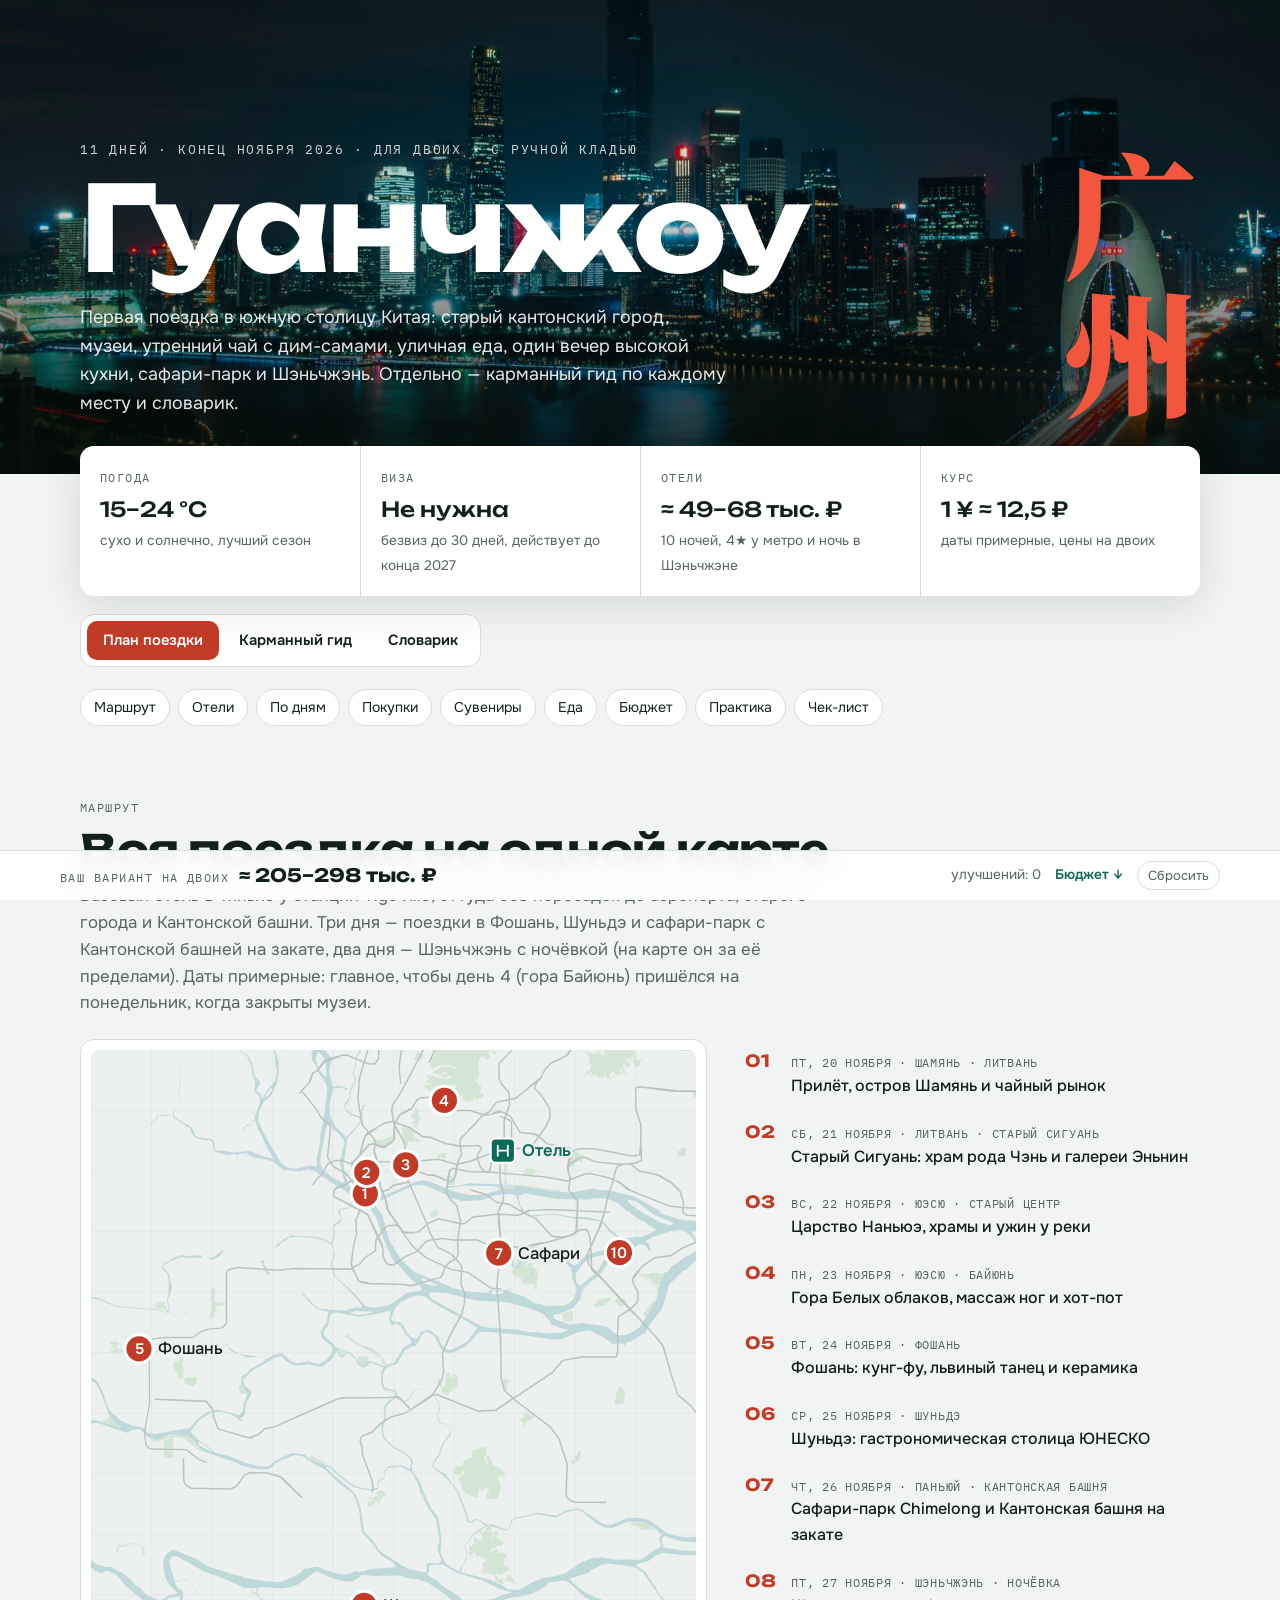
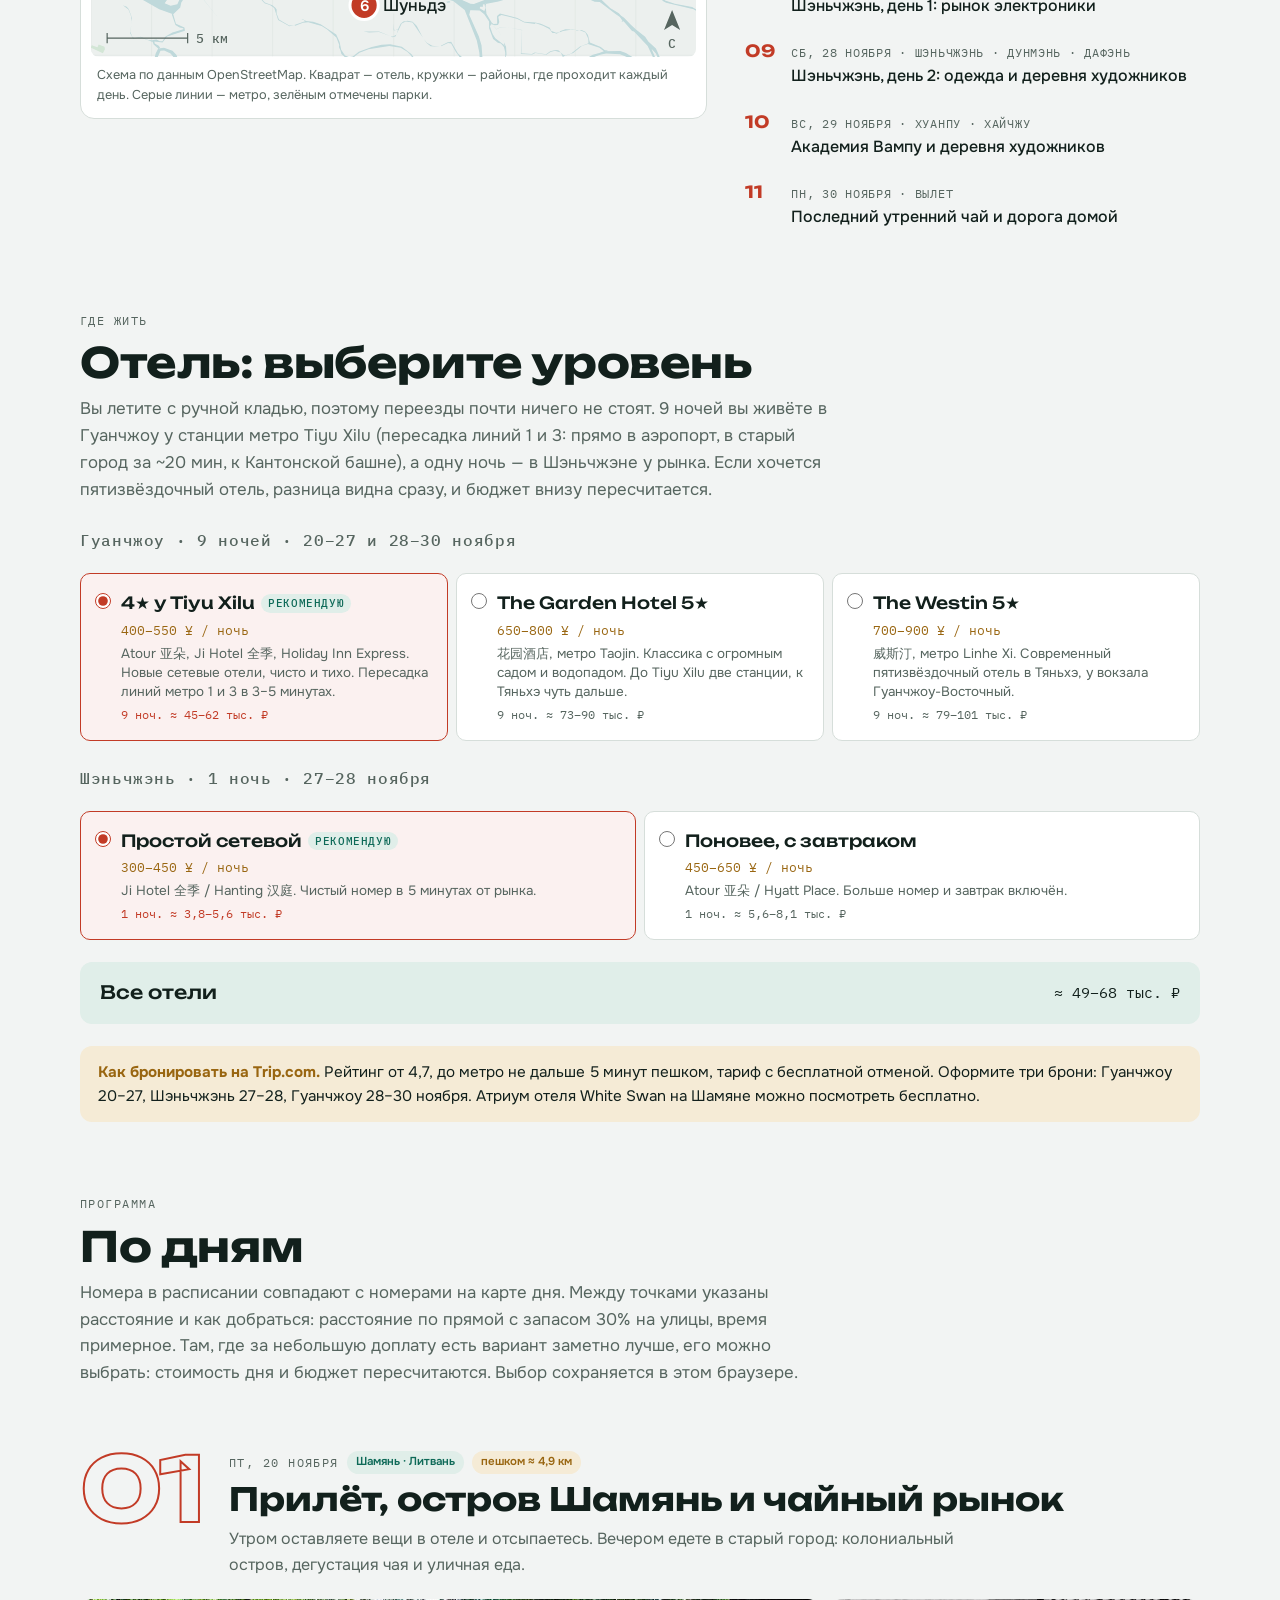
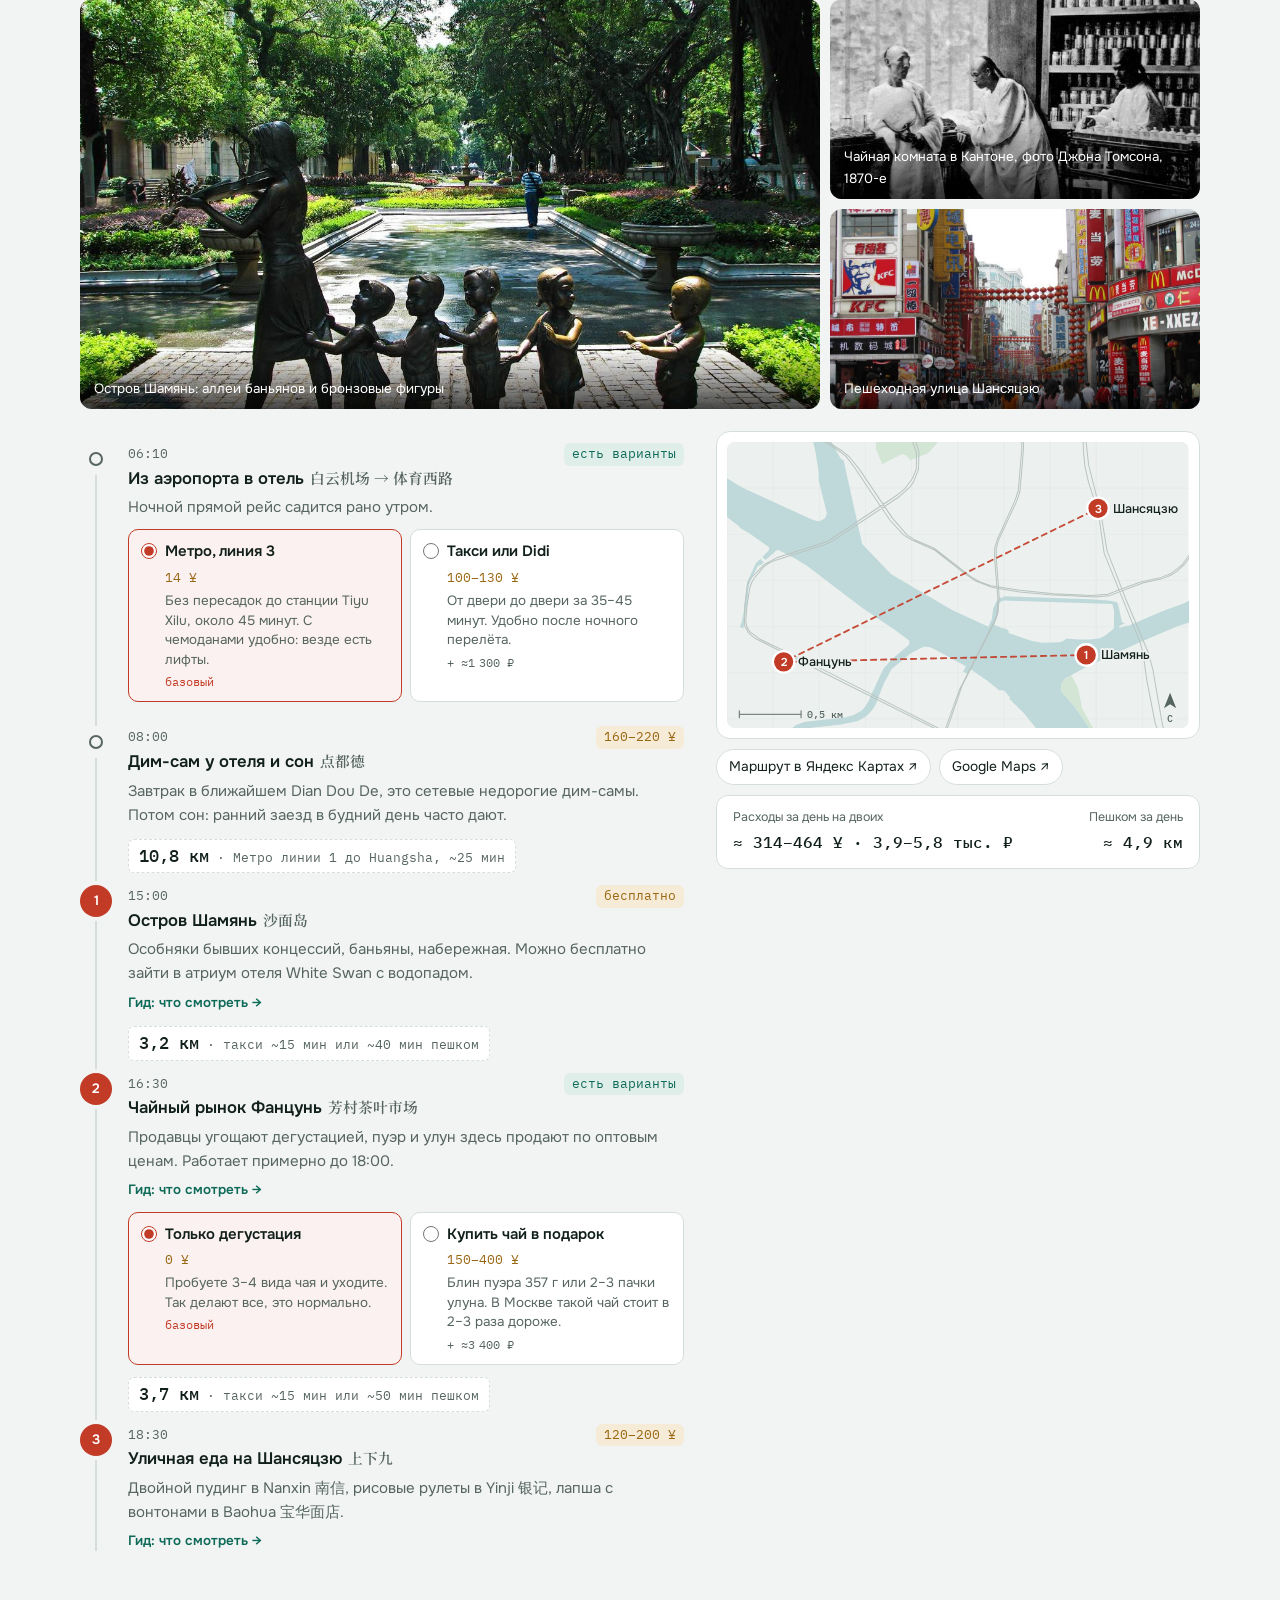
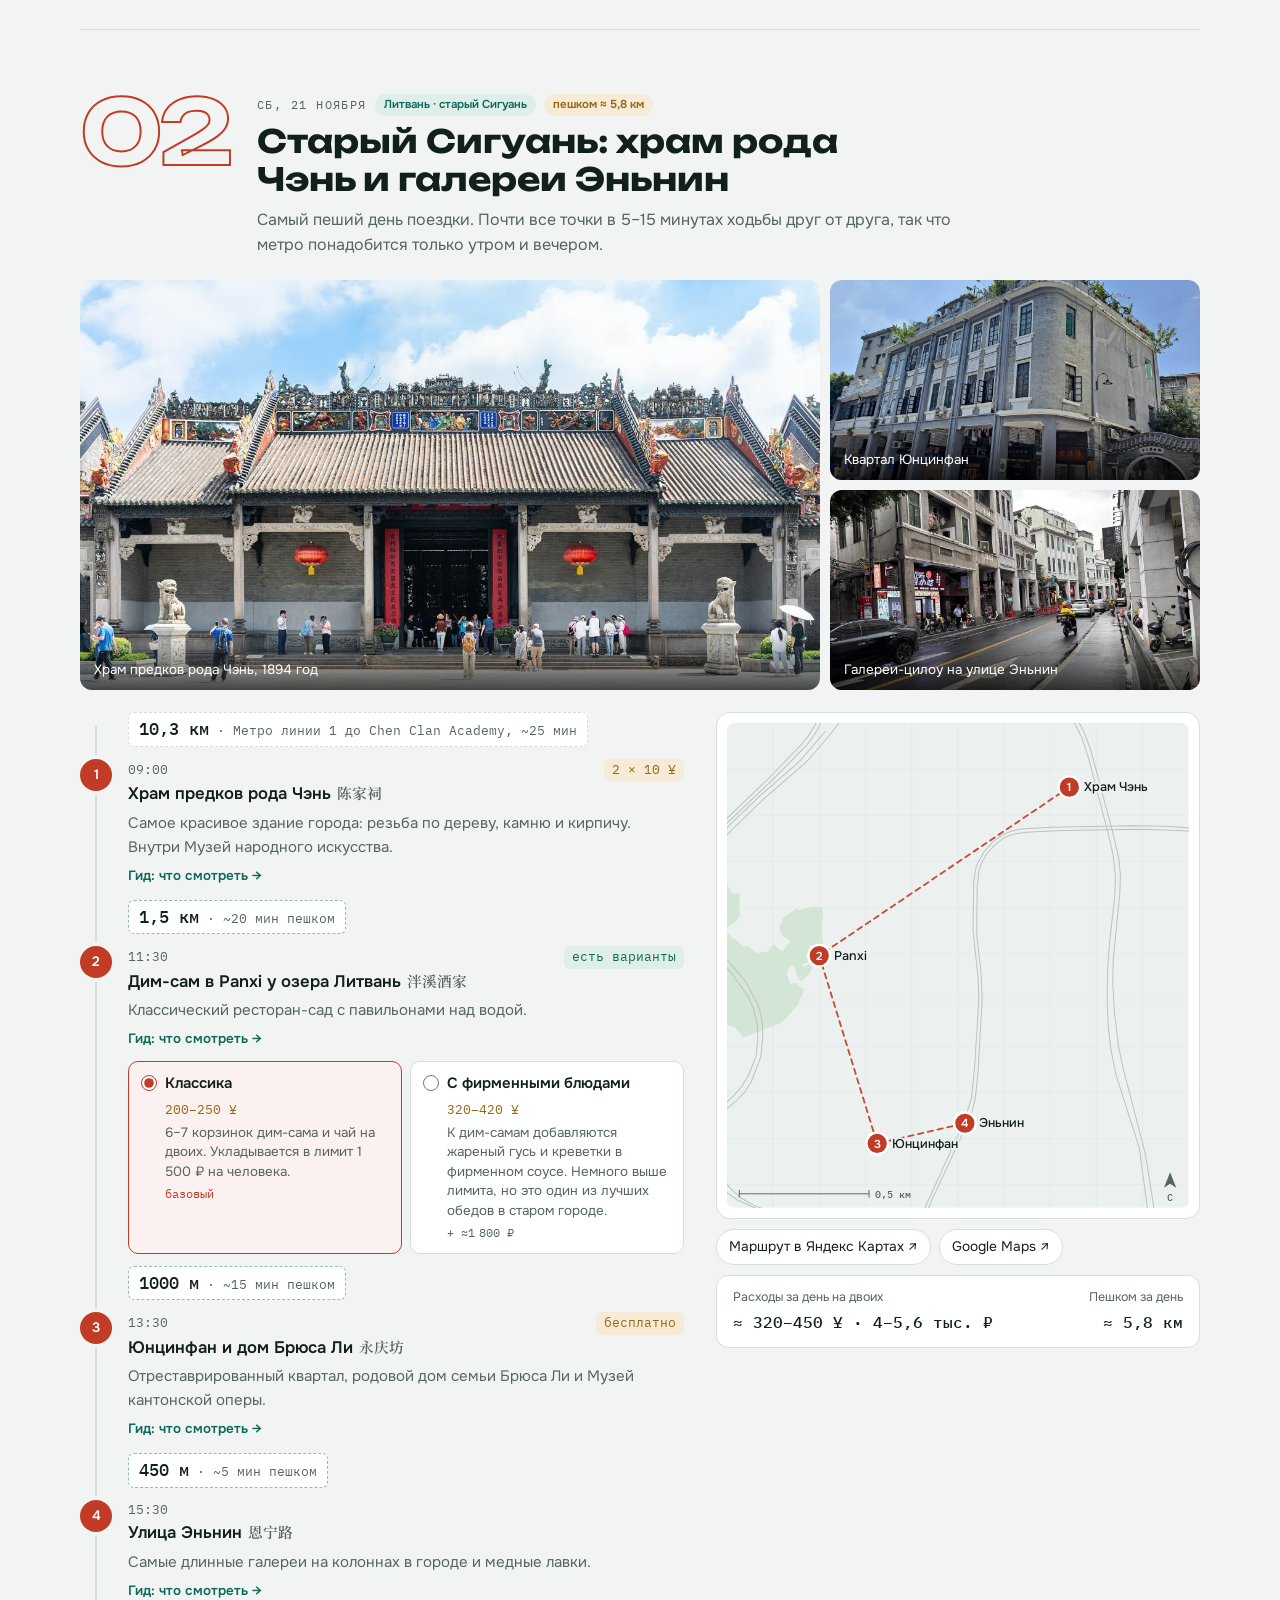
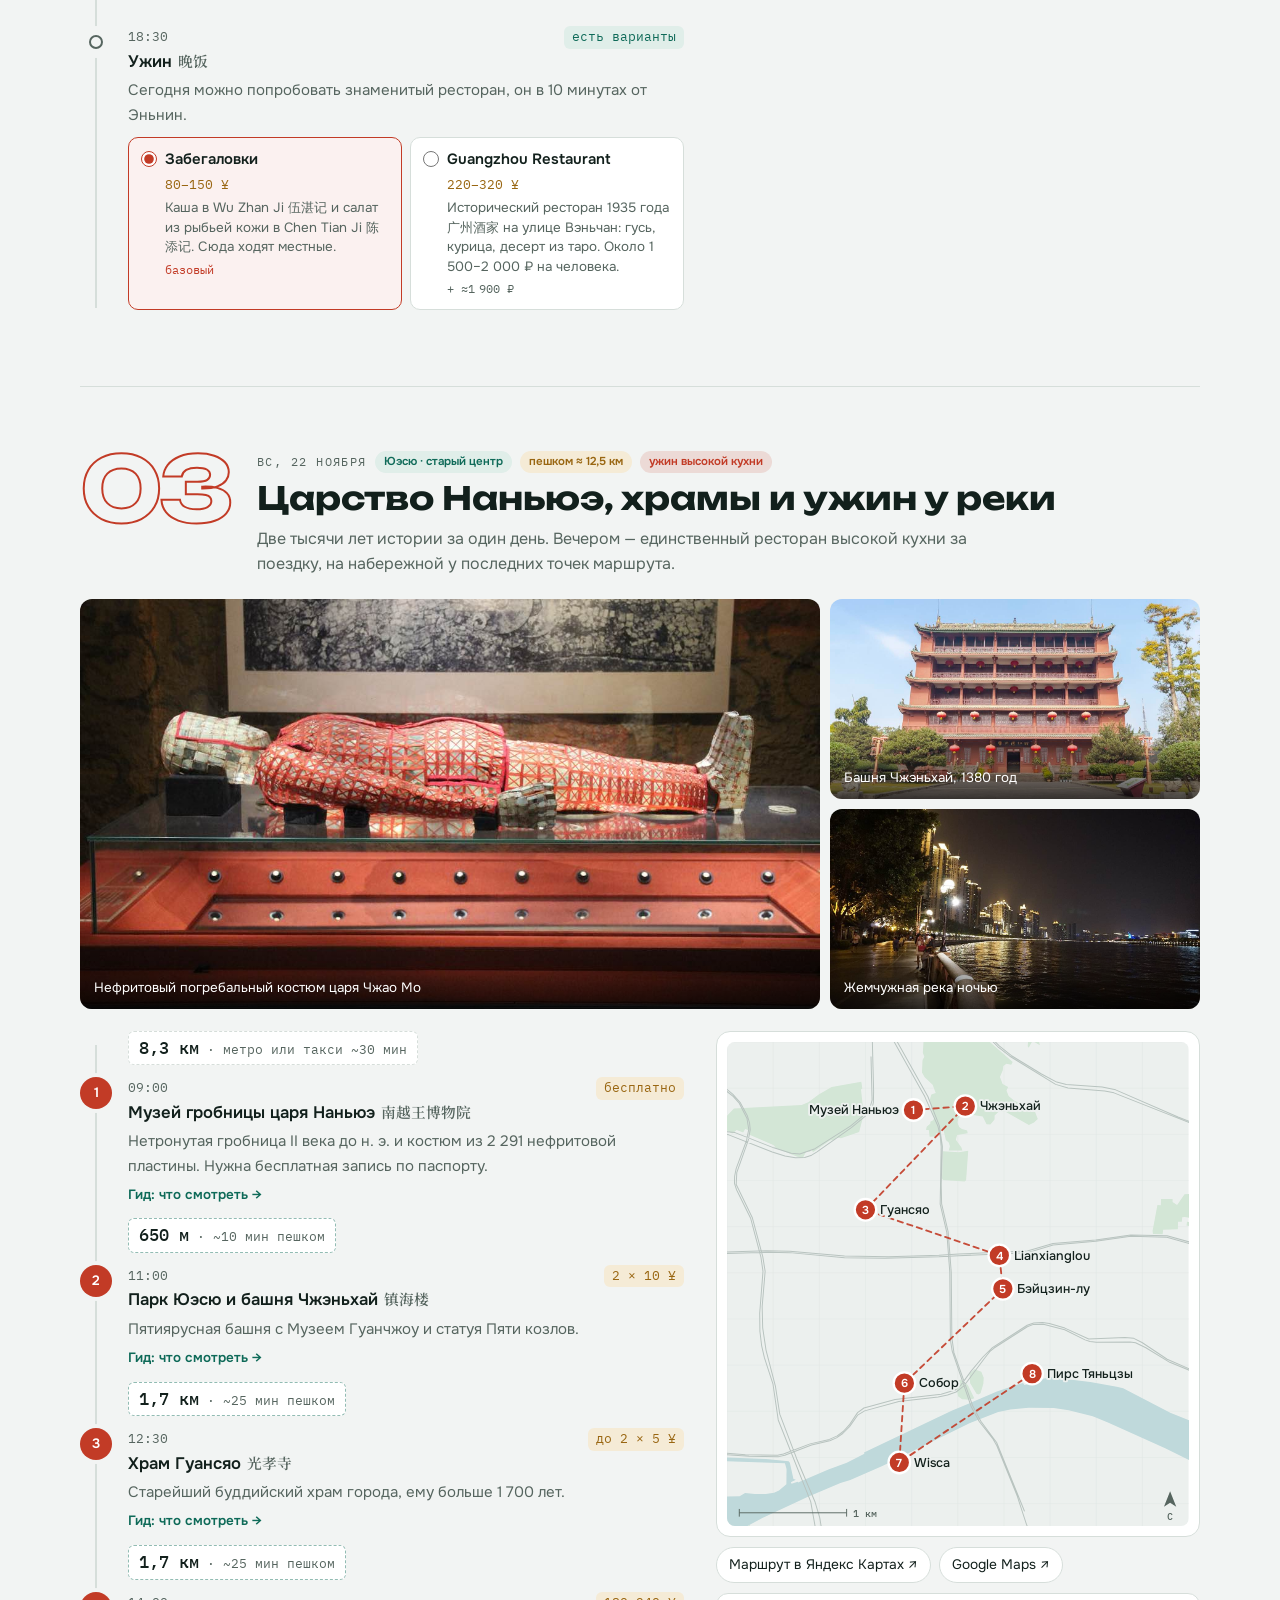
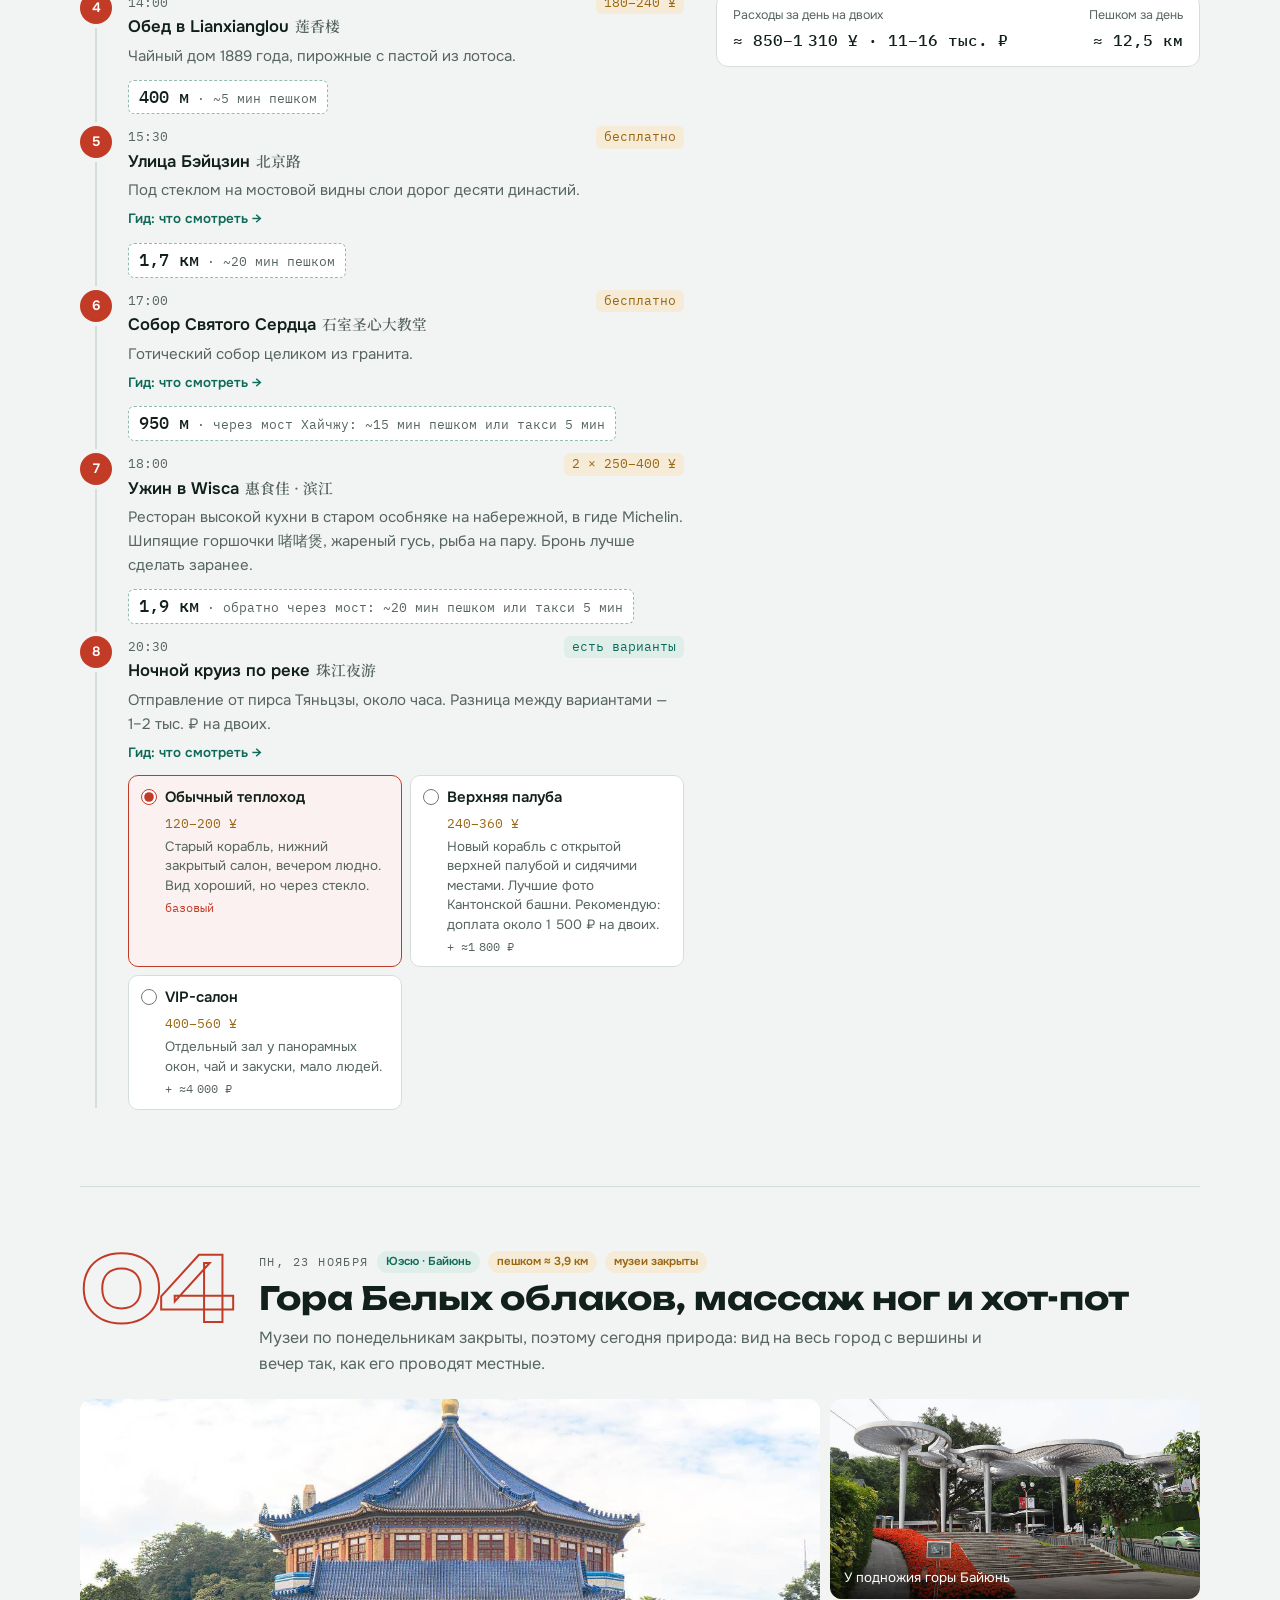
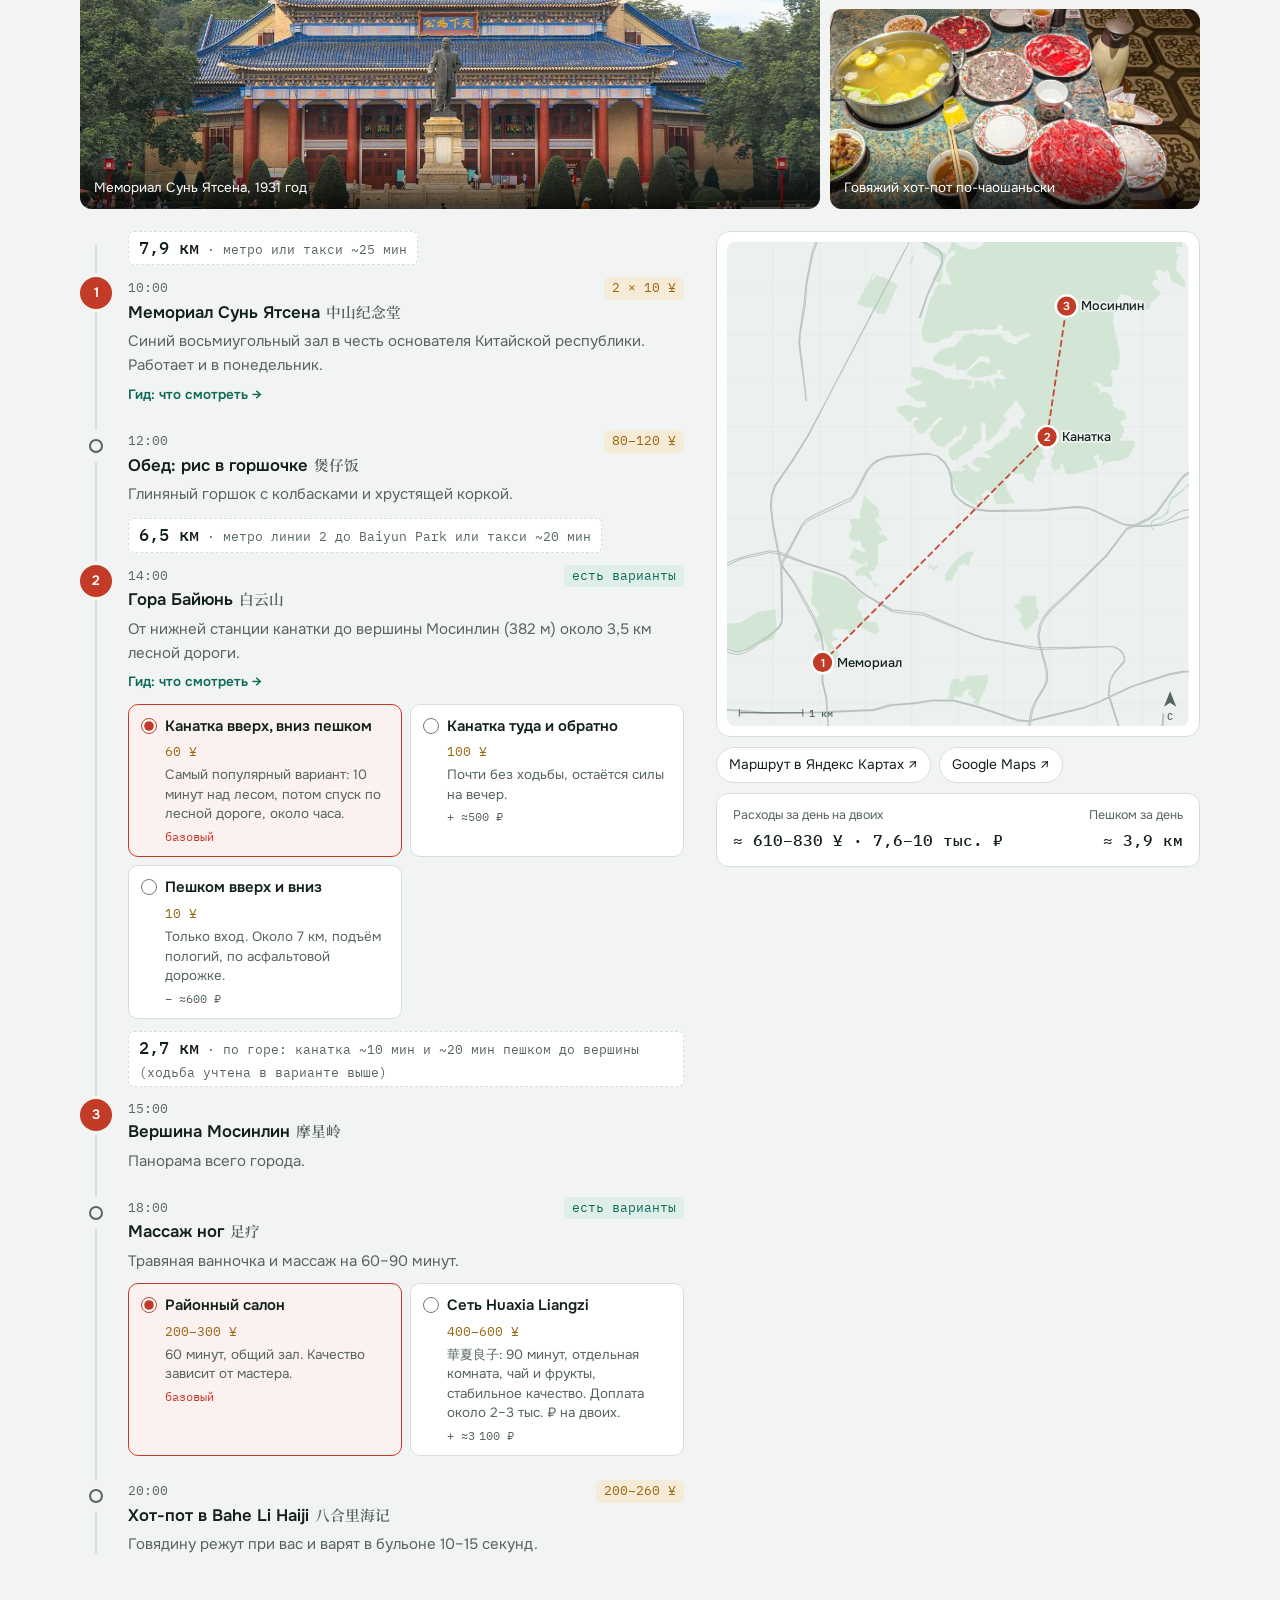
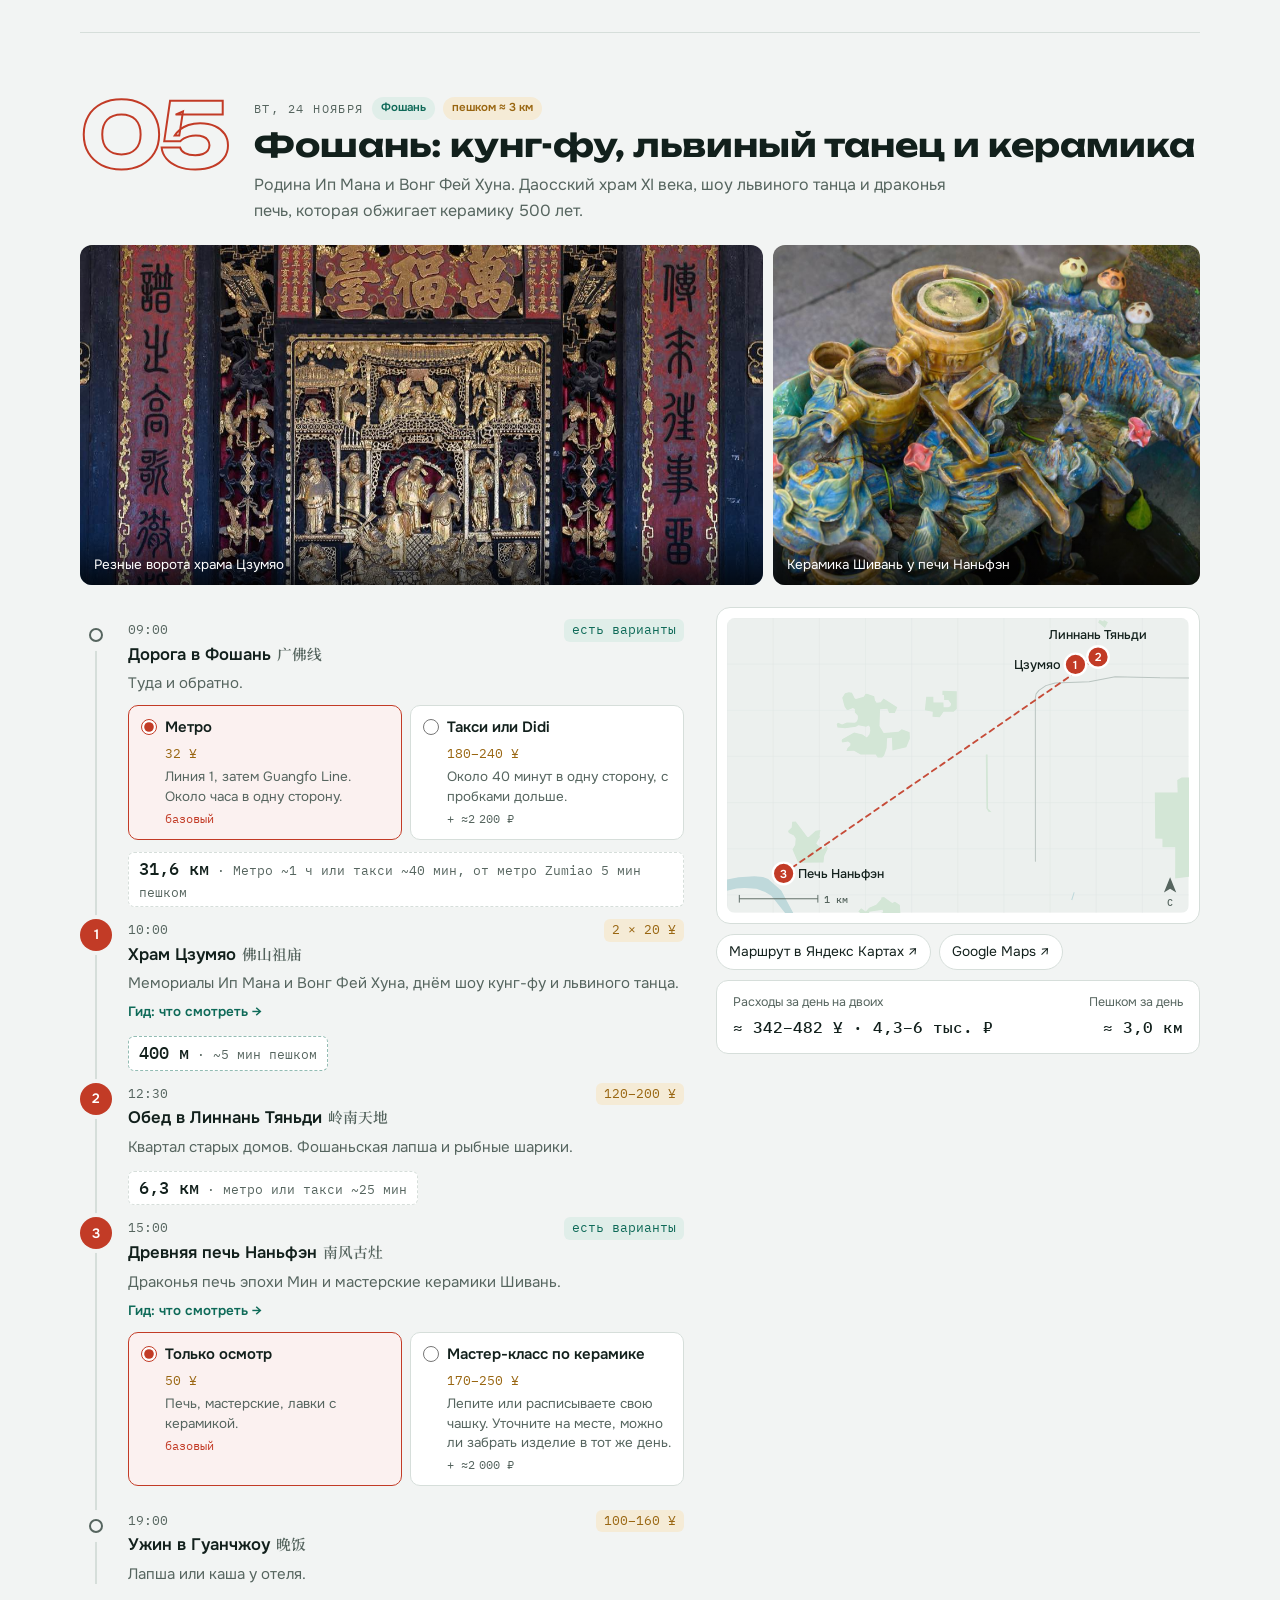
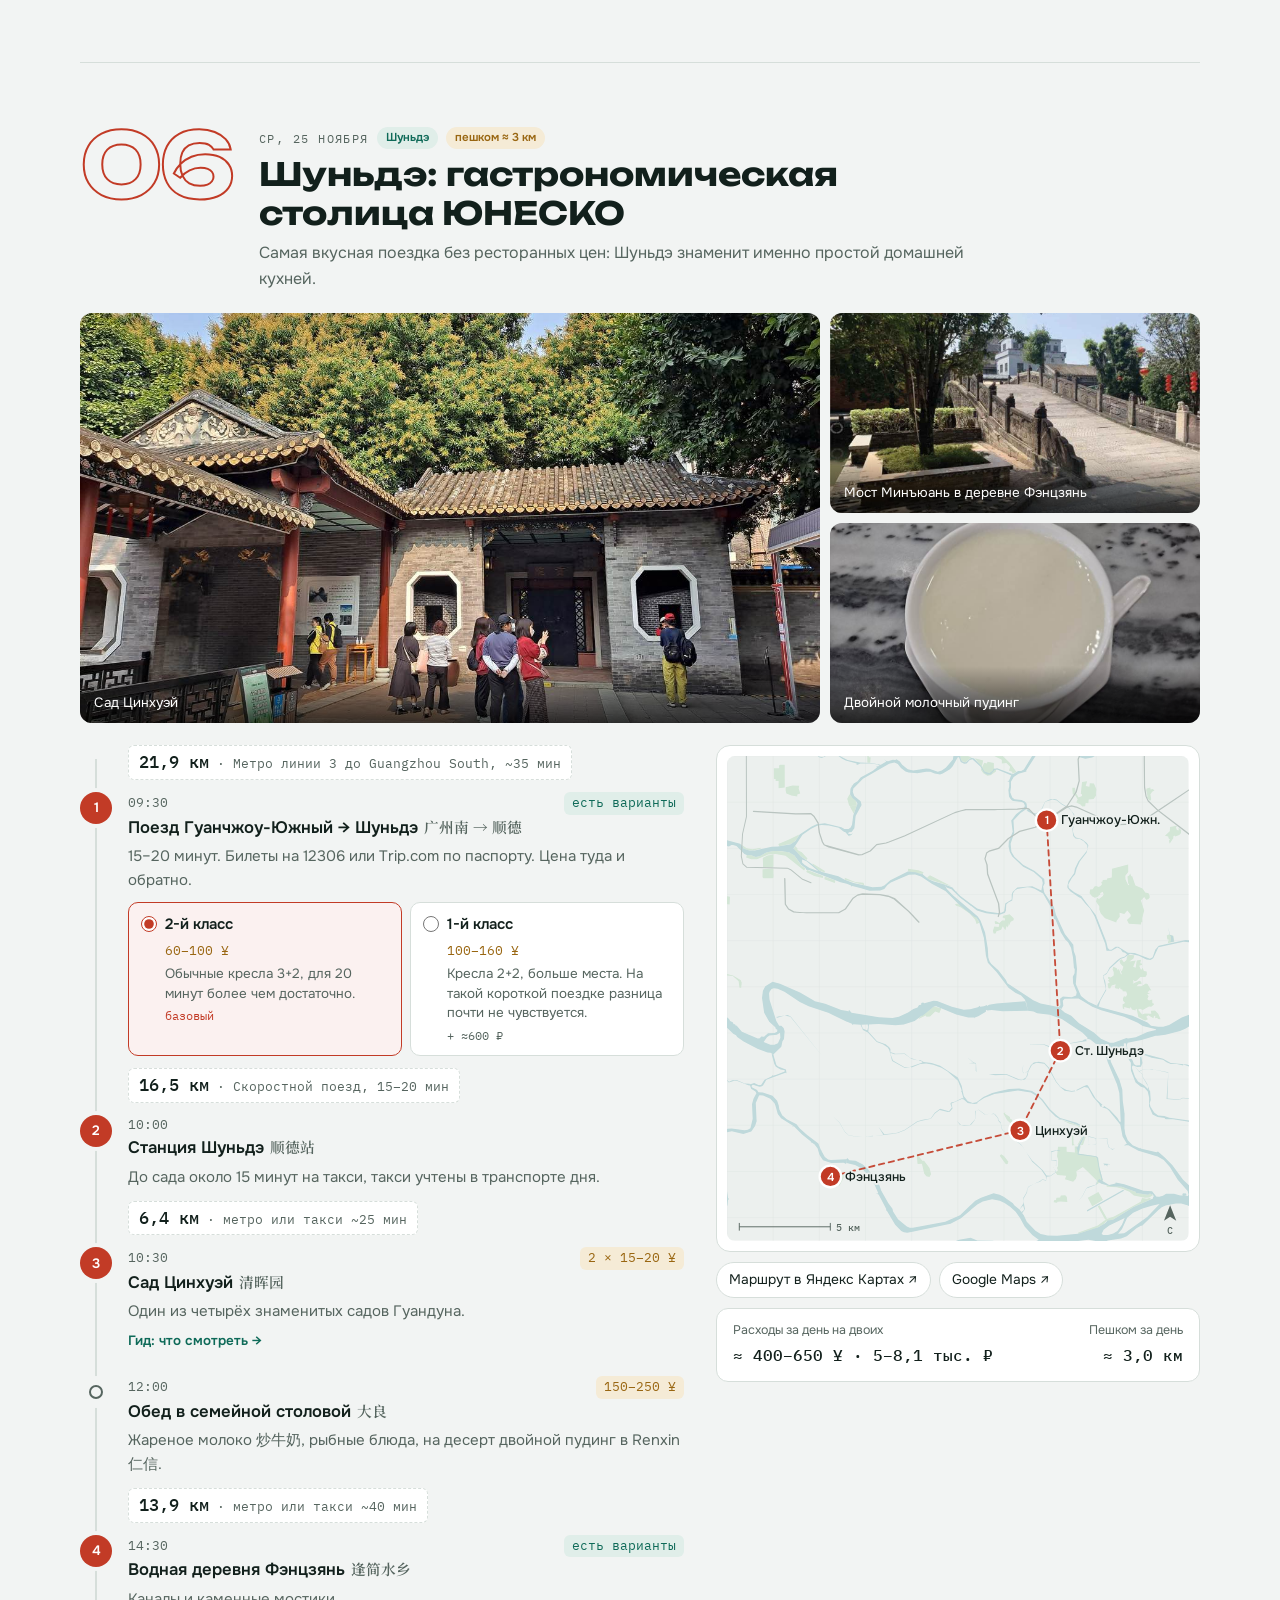
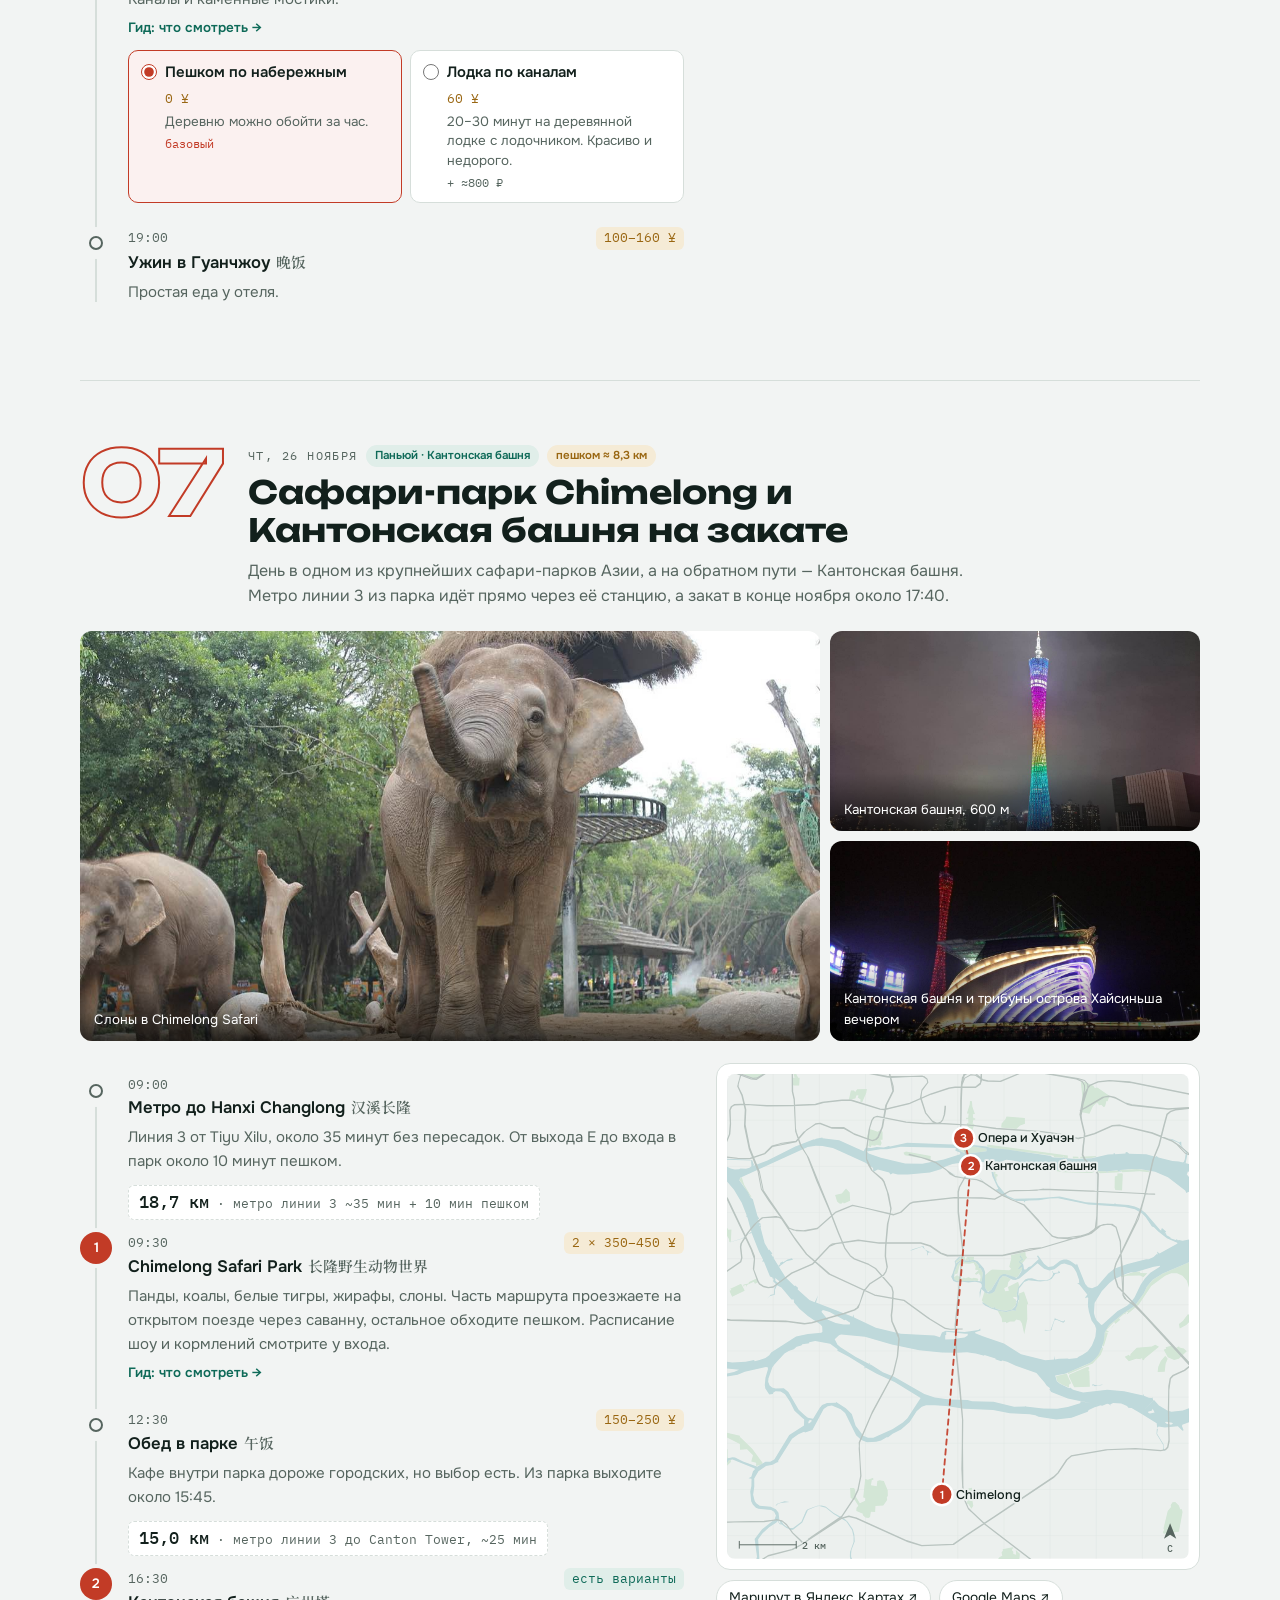
<file: index.html>
<!doctype html><html lang="ru"><head><meta charset="utf-8"><meta name="viewport" content="width=device-width, initial-scale=1, viewport-fit=cover"><style>html{color-scheme:light}body{margin:0}img{max-width:100%}[hidden]{display:none!important}</style></head><body><title>Гуанчжоу на двоих</title>
<link rel="preconnect" href="https://fonts.googleapis.com"><link rel="preconnect" href="https://fonts.gstatic.com" crossorigin><link rel="stylesheet" href="https://fonts.googleapis.com/css2?family=Unbounded:wght@500;700&family=Onest:wght@400;500;600&family=IBM+Plex+Mono:wght@400;500&family=Noto+Serif+SC:wght@600;900&display=swap">
<style>/* Layout: журнальный путеводитель — фото на всю ширину, дни как развороты: галерея сверху, таймлайн слева, карта справа */
:root {
  --bg: #F2F4F3;
  --surface: #FFFFFF;
  --ink: #12201C;
  --muted: #56655F;
  --line: #D6DEDA;
  --jade: #0E6A58;
  --jade-soft: #E0EEE9;
  --vermilion: #C23B26;
  --gold: #996611;
  --gold-soft: #F5EBD6;
  --land: #ECF0EE;
  --water: #BFD9DB;
  --grid: #DEE5E2;
  --park: #D3E6D6;
  --metro: #B9C4C0;
  --f-display: "Unbounded", "Arial Black", system-ui, sans-serif;
  --f-body: "Onest", "Segoe UI", system-ui, -apple-system, sans-serif;
  --f-mono: "IBM Plex Mono", ui-monospace, Menlo, monospace;
  --f-zh: "Noto Serif SC", "Songti SC", "SimSun", serif;
}
@media (prefers-color-scheme: dark) {
  :root:not([data-theme="light"]) {
    --bg: #0D1513; --surface: #15201D; --ink: #E4ECE8; --muted: #93A49D; --line: #263430;
    --jade: #52BC9F; --jade-soft: #173029; --vermilion: #F06A52; --gold: #E2AE57; --gold-soft: #2E2516;
    --land: #17221F; --water: #1F3D42; --grid: #1D2A27; --park: #1A3226; --metro: #34433F; color-scheme: dark;
  }
}
:root[data-theme="dark"] {
  --bg: #0D1513; --surface: #15201D; --ink: #E4ECE8; --muted: #93A49D; --line: #263430;
  --jade: #52BC9F; --jade-soft: #173029; --vermilion: #F06A52; --gold: #E2AE57; --gold-soft: #2E2516;
  --land: #17221F; --water: #1F3D42; --grid: #1D2A27; --park: #1A3226; --metro: #34433F; color-scheme: dark;
}
* { box-sizing: border-box; }
[hidden] { display: none !important; }
body { background: var(--bg); color: var(--ink); font-family: var(--f-body); font-size: 16px; line-height: 1.6; }
h1, h2, h3 { margin: 0; text-wrap: balance; }
h2 { font-family: var(--f-display); font-weight: 700; font-size: clamp(1.6rem, 4.4vw, 2.6rem); line-height: 1.1; letter-spacing: -0.01em; }
h3 { font-family: var(--f-display); font-weight: 500; font-size: clamp(1.15rem, 2.6vw, 1.5rem); line-height: 1.2; }
p { margin: 0; }
a { color: var(--jade); text-underline-offset: 3px; }
a:focus-visible, input:focus-visible { outline: 2px solid var(--vermilion); outline-offset: 2px; }
.zh { font-family: var(--f-zh); font-weight: 600; }
.eyebrow { font-family: var(--f-mono); font-size: .76rem; letter-spacing: .12em; text-transform: uppercase; color: var(--muted); }
.wrap { max-width: 1160px; margin: 0 auto; padding-inline: 20px; }
section.block { padding-block: 72px 0; display: grid; gap: 22px; }
.sec-head { display: grid; gap: 10px; max-width: 760px; }
.sec-head p { color: var(--muted); font-size: 1.05rem; }

/* ---------- HERO ---------- */
.hero { position: relative; color: #fff; background: #0A1714; overflow: hidden; }
.hero img.bg { position: absolute; inset: 0; width: 100%; height: 100%; object-fit: cover; object-position: center 60%; }
.hero::after { content: ""; position: absolute; inset: 0; background: linear-gradient(180deg, rgba(6,14,12,.25) 0%, rgba(6,14,12,.15) 40%, rgba(6,14,12,.88) 100%); }
.hero .inner { position: relative; z-index: 1; max-width: 1160px; margin: 0 auto; padding-inline: 20px; padding-block: 140px 56px; display: grid; grid-template-columns: minmax(0, 1fr) auto; gap: 24px; align-items: end; }
.hero .kicker { font-family: var(--f-mono); font-size: .8rem; letter-spacing: .14em; text-transform: uppercase; color: rgba(255,255,255,.82); }
.hero h1 { font-family: var(--f-display); font-weight: 700; font-size: clamp(2.8rem, 10vw, 7.4rem); line-height: .95; letter-spacing: -0.03em; margin-top: 12px; }
.hero .sub { margin-top: 18px; max-width: 54ch; font-size: 1.12rem; color: rgba(255,255,255,.9); }
.hero .vert { writing-mode: vertical-rl; font-family: var(--f-zh); font-weight: 900; font-size: clamp(4rem, 12vw, 8.5rem); line-height: 1; color: #F2563C; text-shadow: 0 4px 30px rgba(0,0,0,.4); }

.facts { position: relative; z-index: 2; margin-top: -28px; display: grid; grid-template-columns: repeat(4, minmax(0, 1fr)); background: var(--surface); border-radius: 14px; box-shadow: 0 10px 40px rgba(10,30,25,.12); overflow: hidden; }
.facts > div { padding: 18px 20px; border-left: 1px solid var(--line); min-width: 0; }
.facts > div:first-child { border-left: 0; }
.facts b { display: block; font-family: var(--f-display); font-weight: 500; font-size: 1.3rem; margin-top: 4px; }
.facts span.s { color: var(--muted); font-size: .86rem; }

/* ---------- OVERVIEW ---------- */
.overview { display: grid; grid-template-columns: minmax(0, 1.35fr) minmax(0, 1fr); gap: 28px; align-items: start; }
.map-frame { background: var(--surface); border-radius: 14px; padding: 10px; border: 1px solid var(--line); }
svg.map { display: block; width: 100%; height: auto; border-radius: 8px; }
.map .m-land { fill: var(--land); }
.map .m-grid { stroke: var(--grid); stroke-width: .6; fill: none; }
.map .m-water { fill: var(--water); }
.map .m-park { fill: var(--park); }
.map .m-metro { fill: none; stroke: var(--metro); stroke-width: 1.3; stroke-linecap: round; stroke-linejoin: round; }
.map .m-route { fill: none; stroke: var(--vermilion); stroke-width: 2.4; stroke-dasharray: 7 6; stroke-linecap: round; stroke-linejoin: round; opacity: .9; }
.map .m-pin circle { fill: var(--vermilion); stroke: var(--surface); stroke-width: 3; }
.map .m-pin text { fill: #fff; font: 600 15px var(--f-body); }
.map .m-alt circle { fill: var(--jade); }
.map .m-hotel rect { fill: var(--jade); stroke: var(--surface); stroke-width: 2; }
.map .m-hotel path { stroke: #fff; stroke-width: 1.8; fill: none; stroke-linecap: round; }
.map .m-label { font: 500 16.5px var(--f-body); fill: var(--ink); paint-order: stroke; stroke: var(--land); stroke-width: 5px; stroke-linejoin: round; }
.map .m-hl { fill: var(--jade); font-weight: 600; }
.map .m-scale path { stroke: var(--muted); fill: none; stroke-width: 1.2; }
.map .m-scale text, .map .m-north text { font: 500 13px var(--f-mono); fill: var(--muted); }
.map .m-north path { fill: var(--muted); }
.map-note { font-size: .8rem; color: var(--muted); padding: 8px 6px 2px; }

.daylist { list-style: none; margin: 0; padding: 0; display: grid; gap: 2px; }
.daylist a { display: grid; grid-template-columns: 34px minmax(0, 1fr); gap: 12px; align-items: baseline; padding: 9px 10px; border-radius: 10px; text-decoration: none; color: var(--ink); }
.daylist a:hover { background: var(--surface); }
.daylist .num { font-family: var(--f-display); font-weight: 700; color: var(--vermilion); font-size: 1.05rem; }
.daylist .d { font-family: var(--f-mono); font-size: .74rem; color: var(--muted); letter-spacing: .06em; text-transform: uppercase; display: block; }
.daylist .t { font-weight: 500; }

/* ---------- HOTELS ---------- */
.hotels { display: grid; grid-template-columns: repeat(2, minmax(0, 1fr)); gap: 20px; }
.hotel { background: var(--surface); border-radius: 14px; overflow: hidden; border: 1px solid var(--line); display: grid; grid-template-rows: auto 1fr; }
.hotel .ph { aspect-ratio: 16 / 10; overflow: hidden; position: relative; }
.hotel .ph img { width: 100%; height: 100%; object-fit: cover; display: block; }
.hotel .nights { position: absolute; left: 14px; top: 14px; background: var(--vermilion); color: #fff; font-family: var(--f-mono); font-size: .78rem; padding: 4px 10px; border-radius: 999px; letter-spacing: .04em; }
.hotel .body { padding: 20px 22px 22px; display: grid; gap: 10px; align-content: start; }
.hotel .zh { color: var(--muted); font-size: 1rem; }
.hotel .price { font-family: var(--f-mono); color: var(--gold); font-size: .95rem; }
.combo { display: flex; flex-wrap: wrap; gap: 8px 24px; justify-content: space-between; align-items: center; background: var(--jade-soft); border-radius: 12px; padding: 16px 20px; }
.combo b { font-family: var(--f-display); font-weight: 500; font-size: 1.15rem; }
.combo span { font-family: var(--f-mono); font-size: .92rem; }

.tbl { overflow-x: auto; border-radius: 12px; border: 1px solid var(--line); background: var(--surface); }
table { border-collapse: collapse; width: 100%; font-size: .93rem; }
th, td { text-align: left; padding: 11px 14px; border-bottom: 1px solid var(--line); vertical-align: top; }
th { font-family: var(--f-mono); font-size: .7rem; letter-spacing: .1em; text-transform: uppercase; color: var(--muted); font-weight: 500; white-space: nowrap; }
tr:last-child td { border-bottom: 0; }
td.num, th.num { text-align: right; font-family: var(--f-mono); font-variant-numeric: tabular-nums; white-space: nowrap; }
tr.total td { font-weight: 600; background: var(--jade-soft); }
.chip { display: inline-block; font-size: .72rem; font-weight: 600; padding: 2px 9px; border-radius: 999px; background: var(--jade-soft); color: var(--jade); white-space: nowrap; }
.chip.red { background: color-mix(in srgb, var(--vermilion) 14%, transparent); color: var(--vermilion); }
.chip.gold { background: var(--gold-soft); color: var(--gold); }
.note { background: var(--gold-soft); border-radius: 12px; padding: 14px 18px; font-size: .95rem; }
.note b { color: var(--gold); }

/* ---------- DAYS ---------- */
.day { padding-block: 64px 0; display: grid; gap: 22px; scroll-margin-top: 20px; }
.day + .day { border-top: 1px solid var(--line); margin-top: 64px; }
.day-head { display: grid; grid-template-columns: auto minmax(0, 1fr); gap: 6px 26px; align-items: start; }
.day-no { font-family: var(--f-display); font-weight: 700; font-size: clamp(3.2rem, 8vw, 5.6rem); line-height: .85; color: transparent; -webkit-text-stroke: 2px var(--vermilion); letter-spacing: -0.04em; }
.day-head .meta { display: flex; flex-wrap: wrap; gap: 8px; align-items: center; }
.day-head h3 { font-size: clamp(1.35rem, 3.2vw, 2rem); font-weight: 700; margin-top: 6px; }
.day-head .lede { color: var(--muted); margin-top: 8px; max-width: 66ch; }

.gallery { display: grid; gap: 10px; }
.gallery figure { margin: 0; position: relative; overflow: hidden; border-radius: 12px; background: var(--land); min-height: 0; }
.gallery img { width: 100%; height: 100%; object-fit: cover; display: block; }
.gallery figcaption { position: absolute; left: 0; right: 0; bottom: 0; padding: 26px 14px 10px; font-size: .84rem; color: #fff; background: linear-gradient(180deg, transparent, rgba(0,0,0,.72)); }
.g3 { grid-template-columns: 2fr 1fr; grid-template-rows: 200px 200px; }
.g3 figure:first-child { grid-row: span 2; }
.g2 { grid-template-columns: 1.6fr 1fr; grid-template-rows: 340px; }
.g1 { grid-template-rows: 380px; }

.day-body { display: grid; grid-template-columns: minmax(0, 1.25fr) minmax(0, 1fr); gap: 32px; align-items: start; }
.timeline { list-style: none; margin: 0; padding: 0; position: relative; }
.timeline::before { content: ""; position: absolute; left: 15px; top: 14px; bottom: 14px; width: 2px; background: var(--line); }

.timeline .dot { width: 32px; height: 32px; border-radius: 50%; display: grid; place-items: center; font-weight: 600; font-size: .85rem; position: relative; z-index: 1; }
.timeline .dot.pin { background: var(--vermilion); color: #fff; box-shadow: 0 0 0 4px var(--bg); }
.timeline .dot.alt { background: var(--jade); }
.timeline .dot.plain { background: var(--bg); }
.timeline .dot.plain::after { content: ""; width: 10px; height: 10px; border-radius: 50%; border: 2px solid var(--muted); background: var(--bg); }
.timeline .row1 { display: flex; flex-wrap: wrap; align-items: baseline; gap: 4px 12px; }
.timeline .time { font-family: var(--f-mono); font-size: .8rem; color: var(--muted); }
.timeline .price { margin-left: auto; font-family: var(--f-mono); font-size: .8rem; color: var(--gold); background: var(--gold-soft); padding: 1px 8px; border-radius: 6px; white-space: nowrap; }
.timeline b { font-weight: 600; font-size: 1.04rem; }
.timeline .zh { color: var(--muted); font-size: .92rem; margin-left: 6px; }
.timeline p { color: var(--muted); font-size: .94rem; margin-top: 3px; }

.map-card { position: sticky; top: calc(env(safe-area-inset-top, 0px) + 16px); display: grid; gap: 10px; }
.map-links { display: flex; flex-wrap: wrap; gap: 8px; }
.map-links a { font-size: .86rem; text-decoration: none; border: 1px solid var(--line); background: var(--surface); color: var(--ink); padding: 6px 12px; border-radius: 999px; }
.map-links a:hover { border-color: var(--jade); color: var(--jade); }
.cost { display: flex; justify-content: space-between; flex-wrap: wrap; gap: 6px; background: var(--surface); border: 1px solid var(--line); border-radius: 12px; padding: 12px 16px; }
.cost .v { font-family: var(--f-mono); font-weight: 500; }

/* ---------- FOOD ---------- */
.food-hero { display: grid; grid-template-columns: minmax(0, 1fr) minmax(0, 1fr); gap: 24px; align-items: stretch; }
.food-hero figure { margin: 0; border-radius: 14px; overflow: hidden; min-height: 300px; position: relative; }
.food-hero figure img { width: 100%; height: 100%; object-fit: cover; display: block; position: absolute; inset: 0; }
.rest-cols { display: grid; grid-template-columns: repeat(3, minmax(0, 1fr)); gap: 18px; }
.rest { background: var(--surface); border: 1px solid var(--line); border-radius: 14px; padding: 18px 20px; display: grid; gap: 12px; align-content: start; min-width: 0; }
.rest h3 { font-size: 1.05rem; }
.rest ul { list-style: none; margin: 0; padding: 0; display: grid; gap: 10px; }
.rest li { display: grid; grid-template-columns: minmax(0, 1fr) auto; gap: 10px; font-size: .93rem; }
.rest li small { display: block; color: var(--muted); font-size: .84rem; }
.rest .p { font-family: var(--f-mono); font-size: .82rem; color: var(--gold); white-space: nowrap; }
.dishes { display: grid; grid-template-columns: repeat(auto-fill, minmax(180px, 1fr)); gap: 14px; }
.dish { margin: 0; background: var(--surface); border-radius: 12px; overflow: hidden; border: 1px solid var(--line); }
.dish .ph { aspect-ratio: 4 / 3; overflow: hidden; }
.dish img { width: 100%; height: 100%; object-fit: cover; display: block; }
.dish figcaption { padding: 10px 12px 12px; display: grid; gap: 1px; }
.dish .zh { font-size: 1.45rem; line-height: 1.2; }
.dish .r { font-weight: 600; font-size: .95rem; }
.dish small { color: var(--muted); font-size: .82rem; }
.etiquette { display: grid; grid-template-columns: repeat(4, minmax(0, 1fr)); gap: 14px; }
.etiquette div { border-top: 2px solid var(--vermilion); padding-top: 10px; font-size: .93rem; min-width: 0; }

/* ---------- STAY / SHOP ---------- */
.stay { display: grid; grid-template-columns: minmax(0, 1.4fr) minmax(0, 1fr); gap: 18px; }
.stay-card { background: var(--surface); border: 1px solid var(--line); border-radius: 14px; padding: 22px; display: grid; gap: 10px; align-content: start; min-width: 0; }
.stay-card.main { border-top: 4px solid var(--jade); }
.stay-card .zh { color: var(--muted); }
.stay-card .price { font-family: var(--f-mono); color: var(--gold); font-size: .92rem; }
.shop-grid { display: grid; grid-template-columns: repeat(2, minmax(0, 1fr)); gap: 18px; }
.shop-place { background: var(--surface); border: 1px solid var(--line); border-radius: 14px; overflow: hidden; display: grid; grid-template-rows: 220px auto; min-width: 0; }
.shop-place img { width: 100%; height: 100%; object-fit: cover; display: block; }
.shop-place > div { padding: 18px 20px 20px; display: grid; gap: 8px; }
/* ---------- MORE ---------- */
.trips { display: grid; grid-template-columns: repeat(2, minmax(0, 1fr)); gap: 18px; }
.trip { background: var(--surface); border: 1px solid var(--line); border-radius: 14px; overflow: hidden; display: grid; grid-template-rows: auto 1fr; }
.trip .ph { aspect-ratio: 3 / 2; overflow: hidden; }
.trip img { width: 100%; height: 100%; object-fit: cover; display: block; }
.trip .body { padding: 16px 18px 18px; display: grid; gap: 8px; align-content: start; }
.trip .route { font-family: var(--f-mono); font-size: .8rem; color: var(--muted); }
.trip .p { font-family: var(--f-mono); font-size: .86rem; color: var(--gold); }

/* ---------- BUDGET ---------- */
.bar { display: flex; height: 54px; border-radius: 10px; overflow: hidden; }
.bar div { display: flex; align-items: center; padding-inline: 12px; color: #fff; font-size: .82rem; font-weight: 600; white-space: nowrap; overflow: hidden; min-width: 0; }
.bar .b1 { background: #2D5C8F; } .bar .b2 { background: var(--jade); } .bar .b3 { background: var(--vermilion); } .bar .b4 { background: #8A7A55; }
.bar-legend { display: flex; flex-wrap: wrap; gap: 8px 22px; font-size: .88rem; color: var(--muted); }
.bar-legend i { display: inline-block; width: 10px; height: 10px; border-radius: 2px; margin-right: 6px; }
.big-total { display: flex; flex-wrap: wrap; align-items: baseline; gap: 6px 16px; }
.big-total b { font-family: var(--f-display); font-weight: 700; font-size: clamp(2rem, 6vw, 3.4rem); letter-spacing: -0.02em; }

/* ---------- PRACTICAL ---------- */
.prac { display: grid; grid-template-columns: repeat(auto-fit, minmax(300px, 1fr)); gap: 18px; }
.prac > div { background: var(--surface); border: 1px solid var(--line); border-radius: 14px; padding: 20px 22px; min-width: 0; }
.prac h3 { font-size: 1.1rem; margin-bottom: 10px; }
.prac ul { margin: 0; padding-left: 1.1em; display: grid; gap: 7px; font-size: .95rem; }
.phr { display: grid; grid-template-columns: repeat(auto-fill, minmax(170px, 1fr)); gap: 10px; }
.phr div { background: var(--surface); border: 1px solid var(--line); border-radius: 12px; padding: 12px 14px; }
.phr .zh { display: block; font-size: 1.5rem; line-height: 1.25; }
.phr small { color: var(--muted); display: block; }

.check { list-style: none; margin: 0; padding: 0; display: grid; grid-template-columns: repeat(2, minmax(0, 1fr)); gap: 8px; }
.check label { display: flex; gap: 12px; align-items: flex-start; cursor: pointer; padding: 12px 14px; border-radius: 12px; background: var(--surface); border: 1px solid var(--line); height: 100%; }
.check input { margin-top: 4px; accent-color: var(--jade); width: 18px; height: 18px; flex: none; }
.check input:checked + span { color: var(--muted); text-decoration: line-through; }

footer { margin-top: 80px; padding-block: 28px 56px; border-top: 1px solid var(--line); color: var(--muted); font-size: .84rem; display: grid; gap: 12px; }
.credits { columns: 3 260px; column-gap: 28px; font-size: .78rem; line-height: 1.5; }
.credits div { break-inside: avoid; margin-bottom: 4px; }



/* ---------- NAV / GUIDE / PHRASES / SOUVENIRS ---------- */
.sitenav { display: flex; flex-wrap: wrap; gap: 4px; padding: 6px; margin-top: 18px; background: var(--surface); border: 1px solid var(--line); border-radius: 14px; width: fit-content; max-width: 100%; }
.sitenav a { text-decoration: none; color: var(--ink); font-weight: 600; font-size: .92rem; padding: 8px 16px; border-radius: 10px; }
.sitenav a[aria-current="page"] { background: var(--vermilion); color: #fff; }
.sitenav a:not([aria-current="page"]):hover { background: var(--bg); }

nav.toc { display: flex; flex-wrap: wrap; gap: 8px; margin-top: 22px; }
nav.toc a { text-decoration: none; color: var(--ink); border: 1px solid var(--line); background: var(--surface); padding: 6px 13px; border-radius: 999px; font-size: .88rem; }
nav.toc a:hover { border-color: var(--vermilion); color: var(--vermilion); }
.glink { display: inline-block; margin-top: 6px; font-size: .84rem; font-weight: 600; color: var(--jade); text-decoration: none; }
.gtoc { display: flex; flex-wrap: wrap; gap: 6px; }
.gtoc a { font-size: .82rem; color: var(--muted); text-decoration: none; padding: 3px 10px; border-radius: 999px; background: var(--surface); border: 1px solid var(--line); }
.gtoc a:hover { color: var(--jade); border-color: var(--jade); }
.glist { display: grid; gap: 12px; }
.gcard { background: var(--surface); border: 1px solid var(--line); border-radius: 14px; scroll-margin-top: 16px; }
.gcard[open] { border-color: color-mix(in srgb, var(--jade) 50%, var(--line)); }
.gcard summary { list-style: none; cursor: pointer; padding: 18px 22px; display: grid; gap: 6px; }
.gcard summary::-webkit-details-marker { display: none; }
.gsum { display: flex; flex-wrap: wrap; justify-content: space-between; gap: 6px 16px; align-items: baseline; }
.gtitle { font-family: var(--f-display); font-weight: 500; font-size: 1.15rem; }
.gtitle .zh { color: var(--muted); font-size: .95rem; }
.gmeta { font-family: var(--f-mono); font-size: .76rem; color: var(--muted); }
.gcard summary::after { content: "Открыть ↓"; font-size: .8rem; color: var(--jade); font-weight: 600; }
.gcard[open] summary::after { content: "Свернуть ↑"; }
.gintro { color: var(--muted); max-width: 72ch; }
.gbody { padding: 0 22px 22px; display: grid; gap: 16px; }
.gtools { display: flex; flex-wrap: wrap; gap: 8px; }
.gbtn { font: inherit; font-size: .86rem; font-weight: 600; padding: 7px 14px; border-radius: 999px; border: 1.5px solid var(--line); background: var(--bg); color: var(--ink); cursor: pointer; }
.gbtn:hover { border-color: var(--jade); color: var(--jade); }
.gbtn[aria-pressed="true"], .gbtn.playing { background: var(--jade); border-color: var(--jade); color: #fff; }
.gstations { list-style: none; margin: 0; padding: 0; display: grid; gap: 14px; counter-reset: st; }
.gst { counter-increment: st; position: relative; padding-left: 44px; max-width: 76ch; }
.gst::before { content: attr(data-n); position: absolute; left: 0; top: 2px; width: 30px; height: 30px; border-radius: 50%; background: var(--jade-soft); color: var(--jade); display: grid; place-items: center; font-weight: 700; font-size: .9rem; }
.gwhere { font-family: var(--f-mono); font-size: .74rem; color: var(--muted); letter-spacing: .04em; text-transform: uppercase; }
.gst h4 { margin: 2px 0 4px; font-size: 1.02rem; }
.gst p { line-height: 1.65; }
.stepmode .gst { display: none; }
.stepmode .gst.cur { display: block; font-size: 1.08rem; }
.gnav { display: flex; align-items: center; gap: 12px; }
.gpos { font-family: var(--f-mono); font-size: .85rem; color: var(--muted); }
.gextra { display: grid; grid-template-columns: repeat(auto-fit, minmax(260px, 1fr)); gap: 14px; }
.gfind, .gfact { background: var(--bg); border-radius: 12px; padding: 14px 16px; display: grid; gap: 8px; align-content: start; }
.gfind ul { list-style: none; margin: 0; padding: 0; display: grid; gap: 6px; }
.gfind label { display: flex; gap: 10px; align-items: flex-start; cursor: pointer; font-size: .93rem; }
.gfind input { margin-top: 4px; accent-color: var(--jade); width: 16px; height: 16px; flex: none; }
.gfind input:checked + span { color: var(--muted); text-decoration: line-through; }
.gfact p { font-size: .94rem; }
.ptools { display: grid; gap: 10px; }
#psearch { font: inherit; padding: 10px 14px; border-radius: 10px; border: 1.5px solid var(--line); background: var(--surface); color: var(--ink); width: 100%; max-width: 420px; }
.ptabs { display: flex; flex-wrap: wrap; gap: 6px; }
.ptab { font: inherit; font-size: .84rem; padding: 5px 12px; border-radius: 999px; border: 1px solid var(--line); background: var(--surface); color: var(--ink); cursor: pointer; }
.ptab[aria-pressed="true"] { background: var(--vermilion); border-color: var(--vermilion); color: #fff; }
.plist { list-style: none; margin: 0; padding: 0; display: grid; grid-template-columns: repeat(auto-fill, minmax(250px, 1fr)); gap: 8px; }
.phrase { display: grid; grid-template-columns: minmax(0, 1fr) auto; background: var(--surface); border: 1px solid var(--line); border-radius: 12px; overflow: hidden; }
.pshow { font: inherit; text-align: left; background: none; border: 0; color: var(--ink); padding: 10px 12px; display: grid; gap: 1px; cursor: pointer; min-width: 0; }
.pshow:hover { background: var(--bg); }
.pru { font-size: .86rem; color: var(--muted); }
.pzh { font-family: var(--f-zh); font-weight: 600; font-size: 1.35rem; line-height: 1.3; }
.ppy { font-size: .8rem; color: var(--muted); }
.ppy i { font-style: normal; color: var(--jade); }
.psay { background: none; border: 0; border-left: 1px solid var(--line); color: var(--muted); padding: 0 12px; cursor: pointer; }
.psay:hover { color: var(--jade); }
.nums { display: grid; grid-template-columns: repeat(auto-fill, minmax(100px, 1fr)); gap: 8px; }
.nums div { background: var(--surface); border: 1px solid var(--line); border-radius: 10px; padding: 8px 10px; display: grid; }
.nums b { font-family: var(--f-display); }
.nums .zh { font-size: 1.3rem; }
.nums small { color: var(--muted); font-size: .76rem; }
.pbig { position: fixed; inset: 0; z-index: 50; background: var(--surface); display: grid; place-content: center; text-align: center; padding: 24px; gap: 14px; cursor: pointer; }
.pbig-zh { font-family: var(--f-zh); font-weight: 900; font-size: clamp(3rem, 16vw, 9rem); line-height: 1.15; color: var(--ink); word-break: keep-all; }
.pbig-py { font-size: 1.3rem; color: var(--muted); }
.pbig-ru { font-size: 1.1rem; }
.pbig-hint { font-size: .85rem; color: var(--muted); }
.pclose { position: absolute; top: calc(env(safe-area-inset-top, 0px) + 12px); right: 16px; font-size: 1.4rem; background: none; border: 0; color: var(--muted); cursor: pointer; }
.souvs { list-style: none; margin: 0; padding: 0; display: grid; grid-template-columns: repeat(auto-fill, minmax(300px, 1fr)); gap: 10px; }
.souv { display: grid; grid-template-columns: minmax(0, 1fr) auto; gap: 12px; background: var(--surface); border: 1px solid var(--line); border-radius: 12px; padding: 14px 16px; }
.souv .zh { color: var(--muted); font-size: .92rem; }
.souv small { display: block; font-family: var(--f-mono); font-size: .74rem; color: var(--jade); margin-top: 2px; }
.souv p { font-size: .88rem; color: var(--muted); margin-top: 4px; }
.souv .p { font-family: var(--f-mono); font-size: .82rem; color: var(--gold); white-space: nowrap; }

/* ---------- CHOICES / LEGS / STICKY ---------- */
.timeline li.stop { position: relative; display: grid; grid-template-columns: 32px minmax(0, 1fr); gap: 16px; padding-block: 12px; }
.timeline li.leg { display: grid; grid-template-columns: 32px minmax(0, 1fr); gap: 16px; padding-block: 0; align-items: center; }
.legtxt { font-size: .82rem; color: var(--muted); font-family: var(--f-mono); padding: 3px 10px; border-radius: 6px; background: var(--surface); border: 1px dashed var(--line); justify-self: start; }
.legtxt b { color: var(--ink); font-weight: 500; }
.leg.walk .legtxt { border-color: color-mix(in srgb, var(--jade) 45%, transparent); }
.price.var { background: var(--jade-soft); color: var(--jade); }
.choice { display: grid; grid-template-columns: repeat(auto-fit, minmax(190px, 1fr)); gap: 8px; margin-top: 10px; }
.opt { position: relative; display: grid; gap: 3px; align-content: start; padding: 10px 12px 10px 36px; border: 1.5px solid var(--line); border-radius: 10px; background: var(--surface); cursor: pointer; transition: border-color .15s, background .15s; min-width: 0; }
.opt:hover { border-color: color-mix(in srgb, var(--vermilion) 50%, var(--line)); }
.opt input { position: absolute; left: 12px; top: 13px; width: 16px; height: 16px; accent-color: var(--vermilion); margin: 0; }
.opt:has(input:checked) { border-color: var(--vermilion); background: color-mix(in srgb, var(--vermilion) 7%, var(--surface)); }
.opt:has(input:focus-visible) { outline: 2px solid var(--vermilion); outline-offset: 2px; }
.opt .ot { font-weight: 600; font-size: .93rem; display: flex; flex-wrap: wrap; gap: 6px; align-items: center; }
.opt .op { font-family: var(--f-mono); font-size: .82rem; color: var(--gold); }
.opt .on { font-size: .84rem; color: var(--muted); line-height: 1.45; }
.opt .od { font-family: var(--f-mono); font-size: .76rem; color: var(--muted); }
.opt:has(input:checked) .od { color: var(--vermilion); }
.rec { font-family: var(--f-mono); font-size: .66rem; letter-spacing: .06em; text-transform: uppercase; background: var(--jade-soft); color: var(--jade); padding: 1px 7px; border-radius: 999px; font-weight: 500; }
.hotels-choice { grid-template-columns: repeat(auto-fit, minmax(240px, 1fr)); margin-top: 0; }
.hotels-choice .opt { padding: 16px 16px 16px 40px; }
.hotels-choice .opt input { top: 19px; left: 14px; }
.hotels-choice .ot { font-family: var(--f-display); font-weight: 500; font-size: 1.05rem; }
.sub-h { font-size: 1rem; font-family: var(--f-mono); font-weight: 500; letter-spacing: .04em; color: var(--muted); margin-top: 6px; }
.chip.walk { background: var(--gold-soft); color: var(--gold); }
.cost { display: grid; grid-template-columns: 1fr auto; gap: 6px 16px; }
.cost > div { display: grid; gap: 2px; }
.cost > div:last-child { text-align: right; }
.cost .lbl { font-size: .78rem; color: var(--muted); }
.trip { cursor: pointer; position: relative; transition: border-color .15s, box-shadow .15s; }
.trip input { position: absolute; opacity: 0; pointer-events: none; }
.trip:has(input:checked) { border-color: var(--vermilion); box-shadow: 0 0 0 2px var(--vermilion); }
.trip:has(input:focus-visible) { outline: 2px solid var(--vermilion); outline-offset: 3px; }
.trip-top { display: flex; justify-content: space-between; gap: 10px; align-items: center; }
.addbox { font-size: .8rem; font-weight: 600; padding: 4px 12px; border-radius: 999px; border: 1.5px solid var(--line); white-space: nowrap; }
.trip:has(input:checked) .addbox { background: var(--vermilion); border-color: var(--vermilion); color: #fff; }
.trip:has(input:checked) .addbox::before { content: "✓ "; }
.ph-empty { display: grid; place-items: center; background: linear-gradient(135deg, var(--vermilion), #7a1f14); }
.ph-empty span { font-family: var(--f-zh); font-weight: 900; font-size: 4rem; color: rgba(255,255,255,.9); }
.bar .b5 { background: var(--gold); }
.sticky { position: fixed; left: 0; right: 0; bottom: 0; z-index: 20; padding: 10px 16px calc(10px + env(safe-area-inset-bottom, 0px)); background: color-mix(in srgb, var(--surface) 92%, transparent); backdrop-filter: blur(10px); border-top: 1px solid var(--line); }
.sticky-in { max-width: 1160px; margin: 0 auto; display: flex; flex-wrap: wrap; gap: 6px 18px; align-items: center; justify-content: space-between; }
.sticky b { font-family: var(--f-display); font-weight: 700; font-size: 1.15rem; margin-left: 10px; }
.s-meta { display: flex; gap: 14px; align-items: center; font-size: .86rem; color: var(--muted); }
.s-meta a { color: var(--jade); font-weight: 600; text-decoration: none; }
.s-meta button { font: inherit; font-size: .82rem; color: var(--muted); background: none; border: 1px solid var(--line); border-radius: 999px; padding: 3px 10px; cursor: pointer; }
body { padding-bottom: 76px; }
@media (max-width: 640px) { .sticky .eyebrow, .s-meta [data-upg] { display: none; } .sticky b { margin-left: 0; font-size: 1.05rem; } .sticky-in { flex-wrap: nowrap; } body { padding-bottom: 64px; } }

@media (max-width: 900px) {
  .overview, .day-body, .food-hero { grid-template-columns: 1fr; }
  .map-card { position: static; }
  .rest-cols, .trips, .stay, .shop-grid { grid-template-columns: 1fr; }
  .etiquette { grid-template-columns: repeat(2, minmax(0, 1fr)); }
}
@media (max-width: 640px) {
  .hero .inner { grid-template-columns: 1fr; padding-block: 110px 48px; }
  .hero .vert { writing-mode: horizontal-tb; font-size: 3.6rem; order: -1; }
  .facts { grid-template-columns: repeat(2, minmax(0, 1fr)); }
  .facts > div:nth-child(3) { border-left: 0; }
  .facts > div:nth-child(n+3) { border-top: 1px solid var(--line); }
  .hotels, .prac, .check, .etiquette { grid-template-columns: 1fr; }
  .day-head { grid-template-columns: 1fr; }
  .g3 { grid-template-columns: 1fr 1fr; grid-template-rows: 220px 140px; }
  .g3 figure:first-child { grid-column: span 2; grid-row: auto; }
  .g2 { grid-template-columns: 1fr; grid-template-rows: 220px 160px; }
  .g1 { grid-template-rows: 240px; }
  .bar div span { display: none; }
}
@media (prefers-reduced-motion: no-preference) { html { scroll-behavior: smooth; } }

/* ---------- GUIDE PAGE ---------- */
.ghead { padding-block: 28px 10px; display: grid; gap: 12px; max-width: 780px; }
.ghead h1 { font-family: var(--f-display); font-weight: 700; font-size: clamp(2rem, 6vw, 3.4rem); line-height: 1; letter-spacing: -0.02em; margin: 0; }
.ghead p { color: var(--muted); }
.gtoc2 { display: grid; gap: 18px; margin-top: 24px; }
.tday { display: grid; gap: 8px; }
.tgrid { display: grid; grid-template-columns: repeat(auto-fill, minmax(150px, 1fr)); gap: 8px; }
.tcard { display: grid; grid-template-rows: 90px auto; background: var(--surface); border: 1px solid var(--line); border-radius: 10px; overflow: hidden; text-decoration: none; color: var(--ink); font-size: .86rem; font-weight: 500; }
.tcard img, .tcard .noimg { width: 100%; height: 90px; object-fit: cover; display: block; }
.tcard span { padding: 6px 9px 8px; line-height: 1.3; }
.tcard:hover { border-color: var(--vermilion); }
.noimg { display: grid !important; place-items: center; background: var(--jade-soft); color: var(--jade); font-family: var(--f-zh); font-size: 2rem; }
.chapters { display: grid; gap: 14px; margin-top: 30px; }
.dayh { font-family: var(--f-display); font-weight: 700; font-size: 1.3rem; margin: 26px 0 0; }
.chap { scroll-margin-top: 14px; }
.chap details { background: var(--surface); border: 1px solid var(--line); border-radius: 16px; overflow: hidden; }
.chap details[open] { border-color: color-mix(in srgb, var(--jade) 45%, var(--line)); }
.chap summary { list-style: none; cursor: pointer; display: grid; grid-template-columns: 120px minmax(0, 1fr) auto; gap: 16px; padding: 14px; align-items: center; }
.chap summary::-webkit-details-marker { display: none; }
.sthumb img, .sthumb .noimg { width: 120px; height: 90px; object-fit: cover; border-radius: 10px; display: block; }
.stext { display: grid; gap: 3px; min-width: 0; }
.ctitle { font-family: var(--f-display); font-weight: 500; font-size: 1.18rem; line-height: 1.2; }
.ctitle .zh { color: var(--muted); font-size: .95rem; }
.hook { color: var(--ink); font-size: .95rem; }
.sopen::after { content: "Открыть"; font-size: .8rem; font-weight: 600; color: var(--jade); white-space: nowrap; }
details[open] .sopen::after { content: "Свернуть"; }
.cbody { padding: 0 22px 24px; display: grid; gap: 18px; }
.chero { margin: 0 -22px; position: relative; }
.chero img { width: 100%; max-height: 460px; object-fit: cover; display: block; }
.chero figcaption, .sfig figcaption { font-size: .8rem; color: var(--muted); padding: 6px 22px 0; }
.sfig figcaption { padding: 6px 0 0; }
.cintro { font-size: 1.08rem; max-width: 72ch; }
.story { background: var(--bg); border-radius: 14px; padding: 18px 20px; display: grid; gap: 6px; max-width: 80ch; border-left: 4px solid var(--vermilion); }
.story h4 { margin: 0; font-family: var(--f-display); font-weight: 500; font-size: 1.1rem; }
.story p { line-height: 1.7; }
.sfig { margin: 8px 0 10px; }
.sfig img { width: 100%; max-height: 420px; object-fit: cover; border-radius: 12px; display: block; }
.gfact p + p { margin-top: 6px; }
@media (max-width: 640px) {
  .chap summary { grid-template-columns: 84px minmax(0, 1fr); }
  .sthumb img, .sthumb .noimg { width: 84px; height: 72px; }
  .sopen { display: none; }
  .cbody { padding: 0 16px 20px; }
  .chero { margin: 0 -16px; }
}
</style>
<header class="hero"><img class="bg" src="img/hero.jpg" alt="Ночной Гуанчжоу: небоскрёбы Чжуцзян Нью-Тауна и мост через Жемчужную реку">
<div class="inner"><div><div class="kicker">11 дней · конец ноября 2026 · для двоих · с ручной кладью</div><h1>Гуанчжоу</h1><p class="sub">Первая поездка в южную столицу Китая: старый кантонский город, музеи, утренний чай с дим-самами, уличная еда, один вечер высокой кухни, сафари-парк и Шэньчжэнь. Отдельно — карманный гид по каждому месту и словарик.</p></div>
<div class="vert" aria-hidden="true">广州</div></div></header>
<div class="wrap">
<div class="facts"><div><span class="eyebrow">Погода</span><b>15–24 °C</b><span class="s">сухо и солнечно, лучший сезон</span></div><div><span class="eyebrow">Виза</span><b>Не нужна</b><span class="s">безвиз до 30 дней, действует до конца 2027</span></div><div><span class="eyebrow">Отели</span><b>≈ 49–68 тыс. ₽</b><span class="s">10 ночей, 4★ у метро и ночь в Шэньчжэне</span></div><div><span class="eyebrow">Курс</span><b>1 ¥ ≈ 12,5 ₽</b><span class="s">даты примерные, цены на двоих</span></div></div>
<nav class="sitenav" aria-label="Страницы"><a href="#" aria-current="page">План поездки</a><a href="guide.html">Карманный гид</a><a href="phrases.html">Словарик</a></nav>
<nav class="toc" aria-label="Разделы"><a href="#route">Маршрут</a><a href="#hotel">Отели</a><a href="#plan">По дням</a><a href="#shopping">Покупки</a><a href="#souvenirs">Сувениры</a><a href="#food">Еда</a><a href="#budget">Бюджет</a><a href="#practical">Практика</a><a href="#checklist">Чек-лист</a></nav>
<section class="block" id="route"><div class="sec-head"><span class="eyebrow">Маршрут</span><h2>Вся поездка на одной карте</h2><p>Базовый отель в Тяньхэ у станции Tiyu Xilu, оттуда без пересадок до аэропорта, старого города и Кантонской башни. Три дня — поездки в Фошань, Шуньдэ и сафари-парк с Кантонской башней на закате, два дня — Шэньчжэнь с ночёвкой (на карте он за её пределами). Даты примерные: главное, чтобы день 4 (гора Байюнь) пришёлся на понедельник, когда закрыты музеи.</p></div><div class="overview"><div class="map-frame"><svg class="map" viewBox="0 0 600 601" role="img" aria-label="Карта всей поездки" xmlns="http://www.w3.org/2000/svg"><rect class="m-land" x="0" y="0" width="600" height="601"/><path class="m-grid" d="M0 0V601M60 0V601M120 0V601M180 0V601M240 0V601M300 0V601M360 0V601M420 0V601M480 0V601M540 0V601M0 0H600M0 60H600M0 120H600M0 180H600M0 240H600M0 300H600M0 360H600M0 420H600M0 480H600M0 540H600M0 600H600"/><path class="m-park" d="M11.8 598.0L13.8 593.9L13.4 591.4L7.6 589.3L6.4 591.9L0.8 590.0L-0.3 592.5ZM46.2 490.1L39.5 488.4L31.1 490.8L26.5 490.3L24.5 497.9L26.2 498.4L28.0 492.4L36.2 492.1L35.5 491.2L37.1 489.6L39.7 489.2L39.7 490.2L46.1 490.5L49.8 493.4L51.9 500.7L53.4 500.9L52.9 494.0ZM11.8 366.9L18.5 363.7L29.2 374.3L15.6 370.5L12.6 369.1ZM72.1 396.9L80.8 396.3L81.7 404.2L72.8 404.9ZM83.5 383.6L83.5 380.9L81.4 380.9L66.2 386.3L58.2 384.6L57.7 386.7L67.2 388.3L77.0 384.1ZM72.3 387.1L72.6 395.4L81.6 394.7L81.6 384.1ZM83.5 380.9L83.5 383.6L92.2 385.1L108.4 398.1L109.5 396.4L105.8 393.5L100.0 385.0L96.5 382.8ZM218.6 402.3L216.1 404.3L217.6 405.8L237.8 412.2ZM19.0 288.4L21.3 289.5L23.5 288.5L29.7 291.2L29.2 292.4L26.2 291.6L26.0 295.0L26.9 296.4L32.2 296.3L31.5 299.3L28.7 300.0L28.6 297.4L26.6 301.4L19.3 300.1L20.1 298.5L18.5 297.7L20.9 296.4L23.5 297.4L24.2 296.0L23.8 294.9L17.5 295.3L21.6 293.6L21.0 291.6L18.9 291.1ZM92.3 327.7L92.9 330.6L97.3 332.5L102.5 333.3L102.4 331.5L105.0 330.7L104.2 323.8L92.3 325.1ZM91.5 325.3L86.1 326.0L86.1 319.7L83.5 319.6L83.5 317.9L82.1 317.9L82.0 308.5L86.6 308.5L87.4 305.5L91.5 305.5ZM64.8 255.7L70.3 257.4L72.8 256.6L73.1 259.1L75.3 258.9L76.4 256.9L74.2 256.3L75.4 254.5L72.8 253.1L73.5 249.9L67.0 250.1L66.3 249.0L63.5 252.2L64.4 253.1L63.4 254.8ZM118.8 258.7L116.6 264.4L118.5 267.2L120.7 266.0L122.6 264.6L122.2 260.4L124.8 258.4L124.4 256.3L122.9 256.1L123.5 254.2L133.8 252.8L133.8 250.5L119.7 250.1ZM118.8 236.7L122.9 236.7L122.3 249.3L118.7 249.2ZM254.9 298.8L250.1 303.1L247.6 302.8L245.9 301.0L244.3 295.0ZM266.1 303.7L263.2 309.8L265.3 312.9L268.9 315.0L271.8 314.7L276.4 311.3L274.6 308.4L274.6 303.9L269.1 302.8L268.4 304.4ZM281.5 301.0L281.6 304.2L285.5 303.9L288.9 307.3L287.9 310.7L290.7 311.5L290.6 313.3L294.4 311.7L281.6 297.0ZM281.5 296.3L281.5 301.0L265.1 293.0L253.1 284.9L249.5 284.6L255.2 280.9L255.9 284.5L265.8 291.4ZM374.8 491.3L376.8 491.8L379.5 490.0L379.2 482.5L382.2 483.8L382.9 486.0L383.1 484.6L384.2 484.8L386.7 489.0L384.8 483.8L386.6 486.5L388.0 482.3L384.5 477.2L386.5 475.9L388.5 478.4L390.7 476.6L392.5 471.8L397.7 472.3L396.8 475.2L393.2 477.8L398.9 476.8L396.6 482.4L398.7 483.4L399.7 476.9L403.4 476.3L402.8 479.4L404.4 480.8L401.8 481.6L403.5 485.2L404.9 483.4L406.0 486.1L408.4 486.5L408.5 489.5L407.3 491.4L402.8 491.4L399.5 494.7L396.4 494.1L396.1 497.3L402.1 494.7L404.0 497.3L399.5 499.4L409.1 497.5L412.4 503.1L410.8 503.0L409.0 505.2L411.3 505.8L408.8 506.6L410.1 508.2L409.0 510.6L410.4 511.9L413.3 511.1L413.3 514.4L414.7 515.4L405.0 520.4L402.5 519.3L400.8 520.1L404.5 524.3L412.5 523.6L412.0 521.0L415.7 520.7L420.6 528.3L415.7 527.6L416.0 525.4L414.3 527.5L409.8 524.9L407.9 526.2L409.5 528.5L406.9 529.5L401.1 526.5L399.6 519.3L398.7 520.7L395.5 520.0L394.5 517.7L393.5 519.0L388.7 517.8L388.8 519.8L387.5 518.8L387.2 515.6L389.5 514.1L387.6 510.3L391.3 506.6L390.4 504.1L387.3 504.0L385.2 500.4L383.4 502.3L381.3 501.4L381.3 497.8L377.7 498.9L376.4 501.6L374.8 501.3L374.1 497.3L376.2 496.0L374.3 494.6L375.7 493.7ZM428.7 370.6L427.3 368.4L424.4 367.7L428.7 363.7L428.9 359.9L434.4 358.8L435.7 359.7L434.0 360.4L434.9 362.6L436.4 363.1L436.2 360.4L438.5 362.5L438.5 365.2L431.6 368.4L428.5 374.6ZM532.6 468.0L539.5 472.2L540.3 471.2L542.5 472.6L543.9 474.9L560.9 476.4L549.3 468.8ZM363.9 330.9L364.4 327.0L362.2 321.8L358.6 321.7L358.3 324.6L355.0 324.1L356.3 319.9L351.8 320.6L350.7 331.0L351.8 332.8L348.7 334.2L345.5 325.6L343.3 325.6L343.6 331.3L347.9 335.7L346.8 338.5L351.9 342.1L354.5 341.9L355.0 339.0L357.4 339.1L357.6 335.8L362.0 335.5ZM408.0 327.7L408.4 326.3L411.6 325.4L411.9 327.2L413.9 326.7L415.2 328.1L411.6 331.4L412.4 335.6L411.3 337.2L408.6 334.3ZM527.7 350.2L519.1 351.2L518.7 350.3L521.4 338.5L524.1 333.7L525.7 333.5L529.7 339.0ZM519.5 248.7L521.5 252.3L525.0 253.9L527.7 253.2L532.1 248.9L527.8 246.2L525.9 247.2L523.5 245.8L520.2 246.7ZM560.8 233.1L548.6 223.2L554.6 221.8L567.2 221.9L563.7 232.5L562.4 231.7ZM257.9 112.5L258.0 124.0L264.0 122.6L266.6 115.5L262.5 118.3L260.2 117.1L261.4 114.7ZM278.4 91.2L279.0 92.6L281.9 92.4L290.5 96.7L298.8 92.8L299.2 85.3L290.3 88.8L280.2 89.3ZM334.9 161.5L337.3 166.2L343.4 164.6L343.1 160.0L341.0 157.7L338.6 160.6ZM308.2 84.0L308.7 75.6L315.1 77.4L321.7 82.4L320.3 83.0L320.2 85.7L321.9 88.2L324.5 88.5L325.4 90.9L324.1 91.8L319.7 89.7L318.4 91.7L314.3 90.2L313.5 91.5L315.0 93.0L313.2 94.0L314.2 95.6L312.2 95.6L311.3 92.3L310.2 93.5L308.8 92.5L310.2 87.0ZM355.2 133.6L355.0 134.6L353.5 133.9L354.0 131.1L352.5 129.7L354.0 124.3L361.5 126.0L360.4 133.7ZM352.7 101.9L347.3 102.1L346.2 103.7L343.8 102.8L342.6 108.0L348.1 105.6L347.6 106.7L350.0 109.5ZM465.4 139.3L465.4 140.6L462.8 139.5L462.7 140.5L457.7 140.3L420.1 134.2L420.3 133.0ZM419.8 136.9L419.8 135.5L413.2 134.4L405.2 134.4L404.1 136.1L409.6 138.1ZM410.4 110.7L410.5 108.8L411.7 108.9L413.3 116.0L412.3 117.3L413.5 118.4L412.0 121.4L413.1 121.8L411.4 126.2L412.4 132.7L411.3 133.4L409.0 132.5L410.3 126.1L408.7 121.2L409.6 118.8L408.4 118.9L409.5 118.1L409.8 115.7L408.8 115.7ZM428.0 123.5L436.5 124.4L441.4 121.5L441.3 118.2L431.0 117.3ZM321.4 56.9L320.5 62.5L318.1 62.7L317.6 66.6L319.1 68.3L320.5 67.9L321.6 71.2L318.9 69.9L317.6 72.9L322.5 73.6L319.1 76.2L321.6 76.7L324.1 80.3L325.6 79.5L323.3 78.2L322.7 76.0L325.0 73.9L325.0 69.0L327.5 67.7L325.1 66.0L326.0 65.3L324.1 62.9L325.3 62.0L324.7 59.8ZM325.4 10.9L326.7 11.5L329.9 3.9L325.4 1.5L323.9 2.7L324.1 0.9L325.3 1.5L323.9 0.7L319.7 8.8ZM370.9 5.0L376.1 5.7L377.0 8.7L375.3 11.3L377.4 14.1L373.0 15.2L371.7 14.4L372.4 12.8L371.4 11.5L368.4 11.2L370.2 9.0L368.9 6.1ZM488.5 106.5L486.3 111.7L481.5 109.8L477.5 115.9L472.6 114.9L472.7 97.5L482.4 101.5ZM584.2 96.9L587.4 96.2L590.9 99.1L589.0 101.0L588.6 104.6L582.1 105.2L581.1 100.9L584.5 99.1ZM597.6 41.3L597.2 46.9L604.9 47.3L606.0 46.1L606.0 42.2ZM282.8 437.8L288.4 436.4L291.9 439.9L291.9 441.6L289.3 443.0L287.5 447.2L287.9 443.7L284.6 450.4L282.4 446.9L281.0 450.0L274.3 453.2L274.9 447.2L278.7 447.5L279.2 446.5L279.2 445.0L275.9 444.9L275.2 443.0L279.5 444.1L281.8 442.0L284.3 441.8L284.3 440.2L282.1 439.1ZM148.2 331.2L153.8 337.2L154.7 340.5L147.9 341.2L146.2 335.3ZM393.9 400.7L391.5 403.3L393.2 410.5L392.3 411.0L389.7 402.6L392.2 399.4L392.2 392.9L378.0 396.5L377.8 404.3L373.7 405.2L373.7 406.3L369.8 406.4L368.0 411.8L362.6 412.1L361.2 414.4L358.9 414.7L358.4 418.0L363.0 421.9L367.4 419.9L367.9 417.8L369.9 416.8L370.8 419.1L369.8 420.6L366.6 423.1L365.1 422.0L364.0 425.2L367.0 429.7L368.2 435.9L371.9 439.9L381.8 443.8L384.8 438.7L384.6 435.2L388.8 436.1L391.5 433.2L394.3 436.5L394.5 438.2L391.1 441.5L392.8 444.7L403.5 445.3L406.2 433.1L403.4 424.5L406.2 421.4L408.0 423.7L409.7 423.3L411.0 420.1L404.8 413.9L398.5 411.2ZM478.8 411.4L479.8 409.1L484.4 406.2L485.6 397.2L482.8 397.7L481.9 402.0L478.8 401.9L479.6 406.6L475.4 406.8L476.2 410.6ZM430.4 205.6L427.3 206.6L422.2 214.7L420.3 215.6L419.6 214.3L422.5 207.8L423.0 203.1L432.5 203.5L433.7 202.8L432.6 201.6L433.4 195.2L441.6 193.2L442.7 196.3L439.9 199.7L440.0 202.6L437.4 207.2ZM436.8 216.9L437.5 210.0L431.8 212.9L432.3 215.1L430.3 215.4L429.6 213.7L431.6 212.6L433.4 208.5L428.9 206.8L424.0 215.8L420.5 216.8L418.6 215.7L417.2 220.6L422.4 224.4L432.6 226.1L436.4 222.9L436.4 220.1L434.8 219.1L436.8 218.7ZM437.7 216.8L436.4 226.3L425.9 226.1L428.6 232.7L438.6 231.8L441.0 239.5L443.2 222.4L440.8 215.5ZM404.6 199.2L401.7 204.8L402.2 209.0L417.1 209.9L417.8 205.1L413.7 199.1ZM410.2 199.9L412.6 199.5L413.5 203.3L415.4 203.5L413.3 205.5L415.8 205.1L416.1 209.6L412.6 207.9L406.1 208.3L403.3 206.4L401.7 207.5L404.7 200.7ZM477.5 260.0L476.5 257.7L466.2 262.0L469.0 269.1L477.8 268.9ZM506.5 253.5L499.6 254.6L497.3 252.0L500.7 251.2L504.0 247.0L514.4 245.3L516.5 246.4L508.0 254.1ZM529.7 206.7L533.8 213.6L537.9 203.0L536.0 198.2L523.3 203.5L523.3 205.2ZM484.8 245.8L487.8 238.9L486.2 238.5L488.1 238.3L496.6 228.3L498.2 228.7L497.7 227.7L498.7 226.8L498.7 228.2L505.2 222.8L512.2 212.4L523.3 205.2L523.3 203.5L513.2 208.7L503.0 223.5L488.5 234.4L486.2 238.2ZM554.7 251.7L560.9 246.2L561.4 236.0L541.8 221.4L547.2 223.1L552.4 228.3L563.0 235.4L560.9 246.3L550.0 265.1L547.8 263.2L547.7 260.8ZM341.1 17.6L337.9 18.7L335.8 15.9L343.1 -6.0L348.4 -4.9L351.2 -6.0L401.4 -6.0L399.9 -5.7L399.6 -0.2L402.0 4.7L398.8 3.2L397.8 0.2L395.6 0.1L393.6 3.5L396.1 6.0L393.1 9.9L392.0 10.4L391.0 7.8L387.5 6.5L385.1 7.5L384.0 13.4L385.3 25.3L383.4 25.4L383.9 29.5L379.1 28.7L380.6 31.3L383.2 31.4L383.8 34.2L387.1 35.8L385.7 43.0L389.5 43.6L388.1 47.2L381.5 49.2L380.5 46.5L379.0 47.1L380.3 49.7L372.1 51.6L371.4 48.9L369.4 51.0L368.4 47.9L369.4 45.8L366.5 43.9L366.9 47.4L365.6 48.0L364.0 54.2L359.6 58.9L354.8 59.1L354.8 55.9L352.4 55.4L350.8 56.8L351.5 58.9L349.8 56.8L351.2 59.7L348.2 58.6L345.1 56.2L342.4 51.0L346.8 50.5L346.9 49.0L350.9 50.7L349.0 47.8L353.0 47.6L351.3 46.0L357.2 42.4L359.2 39.6L361.5 39.7L360.4 38.3L361.9 36.3L360.2 33.4L359.3 32.9L356.4 36.9L357.5 37.8L352.2 43.4L352.0 38.5L350.6 38.8L351.0 42.6L344.8 48.0L343.5 47.8L342.8 45.1L347.4 39.6L346.5 39.1L346.0 41.6L341.7 44.8L339.9 44.5L337.8 41.5L341.3 37.3L335.0 41.1L333.9 39.5L335.2 37.6L332.6 38.3L329.5 35.4L332.0 34.1L337.0 34.7L336.9 33.3L334.3 33.2L331.8 30.8L335.9 28.8L333.2 26.7L333.7 24.7L339.4 25.6L342.5 27.6L348.6 28.0L347.7 30.0L349.7 28.0L351.9 28.9L353.0 28.0L354.2 29.9L354.1 27.7L357.3 27.5L355.7 25.2L349.8 27.3L347.5 26.6L350.2 23.5L353.0 23.8L352.7 22.0L350.3 21.8L347.1 25.4L344.7 25.3L344.5 23.7L338.9 23.3L341.1 20.0L344.1 19.4L346.1 17.0L355.6 16.4L359.9 18.8L363.3 16.5L359.1 16.9L355.4 13.9L354.7 15.2L344.6 15.4ZM502.8 27.5L502.9 26.2L499.0 24.6L494.8 26.3L494.3 24.9L497.3 24.1L495.5 21.6L490.0 25.3L489.9 23.4L491.6 22.5L490.6 21.7L494.6 19.3L496.1 15.2L494.4 12.7L493.7 6.9L489.6 2.1L496.6 2.8L499.5 5.0L499.9 1.5L503.4 1.5L504.8 1.8L506.2 5.8L508.3 5.1L507.9 2.7L509.7 3.2L510.1 2.0L508.1 1.0L507.1 -1.4L511.4 -1.1L512.7 -6.0L514.3 -6.0L515.8 -0.6L520.1 -0.3L520.1 -1.9L522.3 -1.0L526.4 -4.8L528.2 -2.2L529.3 -2.0L530.5 -4.3L537.8 -1.5L538.8 -2.5L539.1 -0.3L537.7 1.0L540.8 2.9L540.0 7.4L541.3 9.8L545.1 9.4L546.2 10.6L544.2 11.5L543.8 15.6L540.6 15.9L540.5 19.0L537.0 11.4L537.8 6.2L536.8 4.9L535.1 5.8L536.3 9.5L534.1 11.0L534.1 7.8L531.8 8.4L531.5 11.2L534.3 12.8L534.4 15.6L530.7 17.7L529.6 14.2L527.4 13.8L526.9 16.8L529.1 19.0L529.9 24.3L527.2 22.9L526.9 19.3L525.3 20.0L524.6 18.0L523.2 20.0L526.8 24.1L525.8 25.4L523.7 24.0L520.3 24.5L519.1 21.5L516.5 20.8L513.9 24.8L514.9 28.1L517.6 28.4L515.6 29.3L512.6 28.1L511.0 29.6L511.0 25.1L506.8 28.6Z"/><path class="m-water" fill-rule="evenodd" d="M68.5 592.4L66.6 593.2L62.1 589.3L60.5 585.0L64.8 584.3L68.4 586.1L70.8 586.0L73.8 581.3L80.7 577.4L91.5 574.1L91.5 573.2L87.8 572.4L83.7 569.9L80.2 559.8L80.2 558.9L81.5 559.3L84.2 568.6L92.6 572.5L93.1 575.7L75.5 581.3L70.9 587.4L62.8 586.3L63.1 588.2L67.2 590.5ZM126.1 562.7L96.4 526.3L91.5 525.1L83.5 527.5L85.4 526.4L83.2 526.4L94.1 524.7L96.7 526.0ZM247.5 592.0L248.0 594.5L247.2 594.9L245.7 591.7L246.1 589.8L243.2 582.4L234.1 574.3L228.6 571.0L215.3 567.2L210.1 567.7L202.5 570.8L201.5 569.9L212.2 566.3L211.0 565.0L208.5 564.6L210.1 564.2L213.2 566.0L220.2 566.8L227.6 569.3L243.1 579.5L246.4 586.9ZM201.6 570.3L196.7 571.1L185.5 565.0L181.6 553.1L177.3 550.2L172.0 548.5L164.3 540.0L160.0 537.8L157.9 533.4L158.7 533.2L159.8 536.5L163.8 538.3L164.0 532.8L165.2 533.0L164.6 539.1L172.3 547.7L179.8 550.4L182.8 552.8L184.0 554.5L184.0 558.6L186.3 564.6L196.5 570.5ZM265.4 596.5L259.4 601.1L255.9 601.8L251.8 600.3L248.0 594.5L247.2 594.9L248.2 598.7L251.6 601.8L257.7 602.7L260.1 602.2L266.1 597.5L275.1 593.9L295.6 590.9L306.9 592.6L313.5 596.5L316.7 599.8L317.5 598.8L308.1 591.4L296.7 589.1L288.1 589.6L278.3 591.8ZM297.1 581.2L285.6 576.5L270.0 576.4L275.7 577.5L285.5 577.0ZM6.9 367.5L28.9 374.8L29.1 377.3L6.8 369.7L-6.0 370.4L-6.0 368.3L3.2 367.0ZM15.7 512.7L15.9 515.7L11.8 518.2L8.3 518.2L4.1 516.3L-0.2 513.0L-6.0 505.8L-6.0 499.0L2.6 508.0L5.9 510.0ZM224.1 517.1L222.2 517.3L205.3 529.9L195.7 532.9L188.4 533.8L173.9 532.6L150.7 533.4L150.3 532.3L146.1 530.6L146.4 521.3L147.3 521.7L147.7 520.1L150.0 522.7L174.1 526.8L185.8 527.3L191.4 526.4L199.5 522.5L207.8 518.1L209.1 516.0L210.9 515.6L211.1 514.1L212.6 513.7L213.7 514.4L221.8 512.1L224.9 512.5ZM224.9 512.5L237.8 517.4L248.2 520.0L253.8 519.7L262.4 516.7L265.9 517.1L268.6 516.0L268.6 516.9L276.8 514.5L301.8 512.6L302.7 512.9L304.4 520.9L282.1 521.5L267.6 520.1L267.6 521.9L257.5 527.7L257.5 526.8L252.1 526.9L241.7 524.3L224.1 517.1ZM298.5 507.6L287.4 500.9L277.1 487.3L269.3 479.0L267.6 472.8L265.9 457.1L262.9 446.9L264.5 446.2L266.9 452.5L270.9 477.8L278.6 485.5L286.4 496.9L305.9 509.5L301.9 511.3ZM289.6 324.8L289.0 329.4L290.7 334.2L292.7 335.6L301.7 337.5L303.2 339.5L303.7 343.9L297.9 347.6L291.8 354.3L292.5 365.1L289.3 374.6L289.9 381.7L292.6 386.1L300.1 393.0L310.3 398.5L318.7 405.6L319.0 409.4L317.8 412.1L318.5 416.7L316.2 415.5L317.4 409.1L316.6 405.8L309.4 399.4L300.3 394.8L290.7 385.8L288.5 381.8L287.7 372.9L291.1 364.2L289.8 354.3L294.0 348.7L301.0 343.3L301.7 341.1L299.1 338.0L291.9 337.2L288.8 334.8L287.3 327.6L288.0 324.6ZM262.8 441.8L264.5 446.2L262.9 446.9L259.4 439.5L245.5 429.2L232.1 416.0L220.6 409.9L221.5 407.5L231.6 410.5L233.2 414.1L238.7 419.8L260.5 438.3ZM153.6 350.4L152.5 361.1L150.0 364.4L146.7 365.6L149.4 366.4L151.3 365.5L148.0 368.3L144.6 364.5L138.7 360.7L130.1 358.8L119.9 358.8L119.4 357.6L126.6 356.8L141.1 360.2L143.7 361.7L147.3 361.8L150.4 357.9L151.5 350.0ZM122.1 298.3L126.1 298.2L133.7 291.4L135.0 291.7L137.1 294.6L133.8 292.0L128.5 297.3L124.2 299.5L122.0 299.1L117.2 294.5ZM-6.0 243.1L6.7 245.8L25.3 253.7L54.8 256.5L54.8 257.3L25.4 254.6L6.6 247.2L-5.9 244.3ZM73.2 210.7L77.2 208.8L77.7 209.7L73.0 212.3L71.2 214.8L77.2 221.7L80.2 235.3L76.1 248.3L77.7 255.0L77.0 259.3L82.8 263.9L88.0 263.3L93.8 260.2L99.3 259.4L102.7 262.8L102.7 266.1L100.1 266.8L102.6 265.6L102.8 263.8L101.5 261.1L99.5 259.8L95.2 260.2L88.9 263.5L82.8 264.1L77.2 259.9L72.6 260.1L64.7 257.5L54.8 257.3L54.8 256.5L57.8 256.4L64.7 256.9L73.6 259.6L76.6 257.9L77.2 254.9L75.3 249.2L76.7 242.7L77.2 228.4L75.6 221.9L71.6 217.9L70.1 214.5ZM77.7 209.7L77.2 208.8L82.7 206.0L82.4 205.1L83.7 205.7L88.7 203.2L97.2 204.6L103.7 203.4L110.2 203.8L110.1 205.6L95.8 206.2L89.3 205.0ZM120.5 207.5L116.4 207.4L116.9 205.9L119.3 206.0L119.1 204.9L119.9 205.9L122.3 205.3L130.5 198.3L131.4 199.5L126.5 205.1L122.5 206.7L122.5 207.6ZM151.5 350.0L155.2 339.7L148.7 331.4L149.8 323.5L155.2 319.8L157.9 316.5L168.7 310.7L172.2 307.7L171.9 306.5L173.0 307.0L180.5 302.7L178.4 300.6L182.0 302.2L182.9 304.5L160.0 317.8L151.6 326.2L151.1 329.0L152.3 332.8L157.9 337.5L158.8 340.7L153.6 350.4ZM167.1 304.4L157.6 304.2L154.3 305.4L154.4 304.4L141.8 300.1L137.6 297.1L136.7 295.0L146.5 301.3ZM182.0 302.2L189.3 300.5L199.2 309.3L204.0 310.5L215.3 308.7L215.4 311.6L207.6 312.8L199.9 312.3L193.2 308.3L190.4 304.8L187.5 303.5L182.9 304.5ZM250.7 304.3L248.5 304.7L245.6 302.9L244.1 299.0L243.2 298.7L238.6 306.7L229.9 313.2L227.4 314.1L215.4 311.6L215.3 308.7L225.5 311.5L232.7 307.8L238.7 300.9L238.9 293.9L243.2 294.1L244.9 296.6L245.8 301.1L247.6 302.9L250.1 303.2L254.7 299.4L257.4 300.0L263.4 306.2L266.4 311.4L265.9 312.3L262.8 306.9L255.7 300.6L253.5 301.3ZM317.5 290.5L322.2 293.1L317.5 294.1L310.8 298.1L303.2 311.2L296.2 313.3L292.0 316.2L289.6 320.4L289.6 324.8L288.0 324.6L288.1 320.4L286.3 320.1L287.9 319.3L290.3 313.3L300.8 309.7L309.2 295.9ZM238.9 293.9L229.7 286.1L227.9 282.7L228.3 278.0L233.7 270.0L235.3 259.1L239.9 260.6L237.5 262.7L234.4 274.0L232.2 275.6L230.3 280.4L231.8 283.8L242.1 293.5ZM266.4 311.4L270.8 312.9L274.1 309.1L277.5 308.4L290.3 313.3L289.5 314.5L277.4 309.7L275.2 310.1L272.0 313.9L268.5 314.1L265.9 312.3ZM236.6 191.7L230.1 188.6L220.5 186.0L203.7 185.2L203.6 184.0L223.8 185.4L231.9 188.0L237.2 190.9ZM171.3 211.6L177.3 222.4L176.3 223.2L172.6 218.7L171.3 218.9L172.0 217.0L170.0 212.1L168.0 210.1L168.6 209.0L170.5 209.4L171.4 207.1ZM182.9 195.1L182.6 194.2L188.8 189.3L192.1 187.1L193.3 188.1L186.7 192.4L187.2 193.6ZM193.1 188.2L191.9 187.2L197.4 184.4L200.2 179.6L198.3 183.6L203.7 184.0L203.8 185.2L197.5 185.5ZM229.3 258.0L223.1 255.9L215.7 248.9L214.3 248.8L213.6 246.0L208.8 241.5L209.5 240.3L222.6 254.1L226.7 256.4L230.4 256.8L230.2 258.2ZM257.3 154.8L254.9 157.2L246.7 158.9L248.0 169.2L241.2 175.3L241.7 182.8L239.3 191.6L241.6 202.3L238.8 212.9L242.2 224.5L260.8 240.8L258.9 241.3L240.9 224.1L237.7 212.9L240.3 203.5L240.4 198.0L238.3 192.5L236.6 191.7L238.1 190.6L240.7 182.5L240.3 173.8L247.3 167.9L247.0 164.5L244.6 160.2L247.4 157.5L254.9 156.1L256.8 153.4L257.7 153.8ZM373.6 607.0L369.5 606.1L369.5 605.2L371.0 605.3L370.7 604.4L375.2 607.0L385.4 607.0L385.0 597.7L382.4 585.4L370.4 555.1L376.0 555.3L374.9 559.8L384.5 581.3L387.1 590.1L388.4 607.0ZM316.7 599.8L317.5 598.8L323.7 607.0L322.1 607.0ZM346.8 590.5L347.1 591.1L353.9 587.9L357.0 588.4L361.5 596.6L367.7 604.9L369.5 605.2L368.7 603.8L369.8 603.6L363.8 598.2L357.0 586.5L353.5 587.0ZM404.0 568.6L403.4 570.0L400.2 570.2L396.4 569.0L397.3 567.7L399.0 569.0L402.6 568.8L402.5 561.0L405.4 558.5L422.7 563.0L429.4 566.7L440.3 567.4L445.9 568.8L454.8 572.8L456.1 575.6L461.0 577.7L464.7 577.1L464.7 576.2L470.2 574.2L486.3 574.8L490.1 576.6L492.6 579.9L494.5 587.2L505.3 591.7L509.3 595.0L512.0 595.3L512.0 596.2L508.4 596.1L503.9 592.6L492.6 588.8L486.5 590.9L478.0 597.8L468.9 601.0L468.1 599.5L470.2 600.3L475.9 598.3L484.7 591.3L493.1 588.0L492.9 583.5L490.1 577.5L484.1 575.0L481.0 575.6L481.1 574.6L477.0 574.3L467.9 576.0L460.5 578.9L460.6 578.0L457.4 577.9L454.3 574.0L448.0 570.7L440.3 568.0L440.3 569.0L429.4 567.6L422.7 563.9L406.8 560.0L403.7 561.7L404.7 566.9ZM411.6 607.0L410.5 604.6L410.6 597.3L409.3 591.8L406.3 588.4L403.3 587.5L398.6 583.9L394.6 573.3L394.6 566.5L389.8 559.2L385.2 555.7L386.5 554.2L389.9 556.1L391.0 553.2L389.9 549.2L391.8 549.0L391.1 550.8L392.0 558.7L397.3 567.7L395.5 571.5L398.1 578.8L400.8 583.0L411.4 591.3L411.9 599.1L410.9 602.3L413.2 607.0ZM503.8 597.6L504.7 599.5L497.2 602.2L489.0 607.0L484.2 607.0L497.4 599.4ZM468.1 599.5L463.2 594.9L460.2 594.7L455.2 595.9L451.0 598.9L439.9 597.3L436.9 598.6L426.6 598.0L427.3 575.0L413.4 572.1L404.5 572.6L401.8 574.1L397.8 569.6L404.3 576.4L409.5 587.1L409.6 590.3L409.9 589.6L411.4 591.3L404.4 576.3L402.0 574.2L404.5 572.9L413.4 572.3L427.2 575.2L426.1 598.6L437.4 599.2L440.6 597.6L451.4 599.4L455.5 596.7L460.0 595.4L465.6 597.2L467.7 601.6L468.9 601.0ZM606.0 560.0L597.3 554.4L570.0 548.0L566.8 546.2L548.2 519.1L540.6 513.2L541.3 511.7L549.3 517.1L560.0 533.0L563.1 539.4L569.1 545.7L578.7 548.9L595.8 552.0L606.0 558.0ZM503.8 597.6L508.4 596.1L524.7 595.7L530.2 597.6L538.7 603.0L541.9 607.0L537.8 607.0L531.2 601.7L524.3 599.0L510.6 598.2L504.7 599.5ZM519.6 558.9L504.3 547.2L499.3 546.8L489.7 542.6L474.8 528.7L469.2 525.6L475.0 524.1L478.2 528.9L488.8 537.1L500.2 542.9L505.0 544.0L514.6 553.1L523.2 558.3L525.5 560.7L524.2 562.1ZM535.1 569.6L540.2 574.3L538.2 576.5L536.3 575.9L527.9 566.3L525.7 566.9L526.8 565.7L524.2 562.1L525.5 560.7L528.4 562.7ZM306.6 550.5L317.8 550.2L332.3 555.8L336.7 554.8L337.7 551.4L339.6 549.7L356.8 546.0L355.1 546.8L356.5 547.5L340.3 549.8L338.1 551.6L337.2 555.1L332.2 556.1L317.8 550.5ZM304.9 344.2L303.7 344.0L304.5 345.5L302.8 344.5L303.8 345.9L309.5 349.2L311.9 348.9L316.5 344.9L319.7 338.0L326.1 335.7L329.7 336.6L340.1 343.5L344.4 349.2L345.4 354.1L343.3 361.6L344.0 367.9L346.0 370.0L349.9 370.5L353.2 372.5L356.4 375.9L356.5 378.7L348.5 390.2L344.9 400.4L339.9 407.3L338.9 411.8L339.1 413.5L340.2 413.4L339.8 410.4L345.7 401.4L349.8 390.1L355.8 382.5L357.3 376.3L351.5 370.4L346.5 369.2L344.9 367.4L343.9 361.3L346.0 355.0L344.9 348.7L340.5 343.2L327.3 335.4L319.5 337.5L316.0 344.5L311.3 348.1L307.4 347.1ZM427.9 226.0L434.0 225.7L435.9 223.9L437.6 213.1L441.4 208.8L445.3 208.1L453.3 209.2L456.7 206.9L456.5 204.3L459.0 205.0L460.1 203.7L461.1 204.6L458.5 205.6L454.3 209.3L443.4 209.1L440.9 210.1L438.0 213.9L438.1 220.2L436.4 226.3L430.8 227.0L425.9 226.1L419.0 223.3L417.6 221.5L422.4 224.4ZM55.1 76.4L49.4 80.4L64.0 68.8L65.7 65.1L81.0 63.8L74.0 65.5L66.8 65.5L64.5 69.2ZM86.9 16.4L89.2 22.2L87.0 45.4L89.6 48.8L87.0 55.6L89.3 48.5L86.5 45.0L88.7 22.7ZM82.6 60.0L81.9 65.5L89.8 70.8L89.3 71.6L81.4 66.7L80.9 64.2L82.0 59.8L87.0 55.6ZM57.9 585.5L49.4 582.4L41.7 583.6L38.7 577.9L40.3 567.3L39.9 561.9L37.1 554.5L31.5 550.4L35.4 551.8L37.4 554.0L40.7 563.0L39.1 576.9L40.9 581.7L42.8 583.2L49.4 581.7L56.6 584.8L60.5 585.0L60.9 586.7ZM66.1 601.9L66.4 607.0L62.9 607.0L62.7 603.8L64.1 598.1L66.6 593.2L72.3 592.5L80.8 595.5L84.8 599.8L86.2 603.8L83.2 603.7L78.9 598.1L72.5 595.2L68.9 595.6ZM32.1 368.0L28.6 367.2L27.1 364.5L20.9 360.2L18.7 357.0L15.0 350.9L12.5 340.8L6.1 328.4L2.4 325.7L-2.6 325.8L-6.0 326.4L-6.0 328.7L1.1 328.1L5.2 330.8L9.5 339.1L18.1 362.4L22.4 368.1L29.1 373.7L29.1 377.3L35.1 379.3L40.8 376.7L46.2 375.7L49.2 376.7L56.2 383.7L66.2 386.3L75.2 382.3L81.4 380.9L95.6 382.4L107.1 366.9L119.9 358.8L119.4 357.6L115.1 359.4L104.6 366.6L98.3 374.5L63.9 380.6L56.2 379.4L52.4 374.8L39.5 371.6L32.7 369.2ZM115.2 392.5L124.0 399.4L138.4 403.0L151.7 409.0L168.4 412.8L176.1 412.5L183.9 406.6L199.2 399.1L211.8 401.3L212.6 400.4L212.4 401.6L217.6 405.8L221.5 407.5L220.6 409.9L210.8 403.3L205.7 401.6L200.2 401.9L184.4 408.5L178.7 414.3L175.1 415.6L165.6 415.9L149.6 412.1L145.7 409.7L110.3 397.4L100.0 385.0L95.6 382.4L99.0 378.7L105.9 386.1ZM121.0 398.7L110.6 390.0L106.7 388.4L106.7 391.0L108.8 393.1ZM413.8 250.2L382.1 248.4L351.6 240.8L337.1 240.0L334.7 242.3L338.0 246.7L384.9 272.9L382.9 275.2L368.2 266.2L352.0 258.0L351.3 258.8L351.4 257.5L336.2 248.7L332.1 244.8L323.8 243.2L316.6 245.1L306.5 250.3L300.9 256.4L297.4 266.1L299.6 269.3L306.2 269.7L308.7 271.8L314.5 281.7L317.9 284.9L316.9 286.7L312.1 282.4L306.8 273.0L301.5 271.4L298.0 273.3L295.5 268.1L297.1 258.0L280.3 262.2L265.7 264.4L243.1 260.1L239.9 260.6L230.2 258.2L230.4 256.8L251.5 258.4L261.2 255.3L268.2 255.5L268.9 253.9L265.9 249.3L258.9 241.3L260.8 240.8L270.3 252.3L273.5 254.5L282.4 255.2L289.5 253.9L289.8 254.6L295.9 252.7L313.0 240.8L327.4 238.5L327.7 235.0L317.0 227.1L311.8 221.7L311.8 219.9L310.5 219.9L304.8 213.2L300.2 209.7L300.5 208.4L298.4 207.1L295.0 198.6L294.0 198.7L294.5 197.7L288.1 182.7L282.6 165.8L274.0 153.5L263.5 147.6L259.2 150.5L257.7 153.8L256.8 153.4L261.6 146.8L246.7 136.1L244.6 135.1L243.0 136.4L243.5 134.8L221.2 119.7L215.9 118.1L206.4 120.2L191.1 118.6L187.8 117.0L180.7 110.4L172.9 108.3L172.7 106.1L181.3 108.1L174.2 96.4L168.2 82.2L170.6 81.3L187.7 111.3L193.3 115.7L197.3 117.1L204.2 117.4L216.0 114.6L224.2 115.5L229.7 117.9L238.6 126.2L255.5 134.3L259.2 138.2L267.1 142.8L271.8 145.0L272.2 144.0L277.4 146.8L281.1 147.0L281.1 153.2L288.8 163.8L295.5 188.4L307.1 207.5L320.5 220.3L323.5 221.5L325.4 217.5L324.2 221.7L344.7 229.6L345.6 228.3L345.9 230.2L357.8 235.7L371.8 239.1L393.7 241.1L394.8 238.4L396.9 237.4L407.4 238.2L415.3 237.1L416.3 236.2L416.5 237.3L413.4 238.3L417.7 240.6ZM407.9 239.1L397.2 238.1L396.7 242.3L407.5 241.3L409.2 240.2L409.3 239.2ZM338.8 230.8L331.8 227.0L328.1 225.9L327.2 226.8L330.9 231.2L335.2 233.1L343.1 233.9L343.4 232.9ZM262.0 258.6L256.1 261.0L264.3 262.7L272.6 262.0L281.1 259.4ZM78.9 550.9L85.6 549.4L87.7 544.8L87.4 540.4L84.6 542.1L78.1 542.7L76.0 544.2L73.0 548.4ZM83.3 535.5L77.9 530.5L73.5 522.7L71.6 509.9L72.4 503.5L74.5 499.5L80.9 495.6L83.8 496.1L104.8 504.9L117.9 512.6L146.4 521.3L146.1 530.6L129.6 522.8L112.4 517.1L85.3 501.7L80.4 501.8L77.8 505.9L78.2 511.3L84.1 530.0L86.6 534.1L88.5 534.2L90.5 536.2L91.4 539.0L90.9 545.8L89.5 547.6L88.5 552.6L81.5 559.3L67.6 554.3L49.8 544.1L32.2 529.4L30.7 526.4L23.7 519.2L15.9 515.7L15.7 512.7L18.5 512.1L30.7 518.1L40.1 525.4L43.6 530.1L48.2 532.9L54.0 539.5L66.0 544.9L69.2 545.3L70.9 543.6L73.4 543.7L76.8 540.8L84.8 539.3L85.1 537.5ZM319.1 418.0L327.2 430.1L328.9 436.9L336.8 453.8L344.2 463.1L347.4 484.3L346.3 497.5L350.9 508.1L346.6 507.6L347.1 504.9L344.0 497.1L343.7 491.1L345.2 488.2L345.4 484.3L342.2 466.0L333.3 452.5L328.5 441.1L327.4 440.6L323.7 428.9L317.6 418.4L306.8 412.9L295.1 414.3L291.4 418.1L290.7 424.4L285.4 427.9L284.3 435.2L280.5 436.5L275.0 436.5L259.8 433.1L244.9 421.8L237.5 414.4L233.2 413.0L231.6 410.5L238.3 413.0L241.2 416.4L242.2 416.0L241.7 416.7L245.3 420.4L260.0 431.4L268.4 434.1L278.0 435.4L283.6 433.8L284.6 426.9L290.2 423.6L291.0 416.9L295.1 412.9L308.2 411.8L318.5 416.7ZM534.1 152.1L542.5 158.6L563.7 170.9L572.9 173.3L572.6 174.1L577.5 172.5L576.8 171.0L558.6 163.9L540.7 150.1L532.7 148.3L532.1 149.9ZM606.0 181.8L604.6 182.3L604.3 181.0L602.4 180.2L594.9 179.4L597.4 183.9L606.0 193.0ZM484.9 234.0L493.3 226.4L500.8 221.5L508.7 208.1L517.1 201.1L498.5 205.3L488.7 210.7L480.4 221.9L480.7 229.8ZM442.0 144.3L430.0 141.9L430.4 135.7L457.7 140.3L463.1 140.0L469.8 141.2L478.9 140.7L498.6 137.3L499.8 138.2L515.1 139.5L537.7 145.0L545.3 148.5L558.6 157.1L564.1 158.9L564.3 161.7L583.8 168.1L585.6 166.2L585.4 168.8L587.7 169.3L588.4 168.0L590.0 169.4L594.9 168.7L606.0 170.1L606.0 196.8L600.8 192.9L594.8 184.8L588.0 178.8L586.8 179.9L586.3 178.5L582.1 178.7L582.1 179.6L581.6 178.3L578.8 178.7L578.9 179.5L574.4 179.4L556.8 185.4L549.3 189.9L552.5 191.5L554.3 193.8L553.2 194.8L555.3 198.3L553.7 199.5L549.1 193.8L543.3 192.2L534.0 198.8L513.2 208.7L503.0 223.5L488.5 234.4L486.1 238.3L485.0 247.3L478.1 255.5L473.7 251.0L478.2 247.0L481.0 240.2L481.3 236.1L477.0 225.8L476.9 219.2L475.1 219.1L479.0 213.6L482.0 212.4L491.7 202.6L510.8 197.4L515.8 194.8L515.4 193.1L516.8 194.2L526.9 188.7L527.7 186.6L540.3 185.5L540.4 184.6L544.4 185.5L550.5 183.7L560.4 178.4L551.0 172.5L550.0 173.4L550.7 172.2L547.3 168.7L545.2 170.3L544.6 168.5L535.1 162.4L533.1 159.5L531.9 160.2L521.6 151.5L514.3 148.3L504.1 146.8L494.9 147.4L494.4 147.9L495.5 148.3L487.5 148.1L487.3 149.0L487.1 148.1L462.2 147.6ZM304.3 574.5L302.9 579.3L299.4 581.4L297.1 581.2L298.5 582.0L301.8 581.3L308.0 568.4L312.1 566.5L318.7 567.4L332.6 587.9L336.6 591.0L345.9 591.5L338.2 590.5L332.9 587.6L329.3 583.0L322.8 570.7L318.8 566.7L313.7 565.8L309.5 566.4L306.9 568.8L304.4 574.0L301.0 575.5L299.8 572.8L300.5 567.9L299.5 572.4L300.2 575.7ZM561.2 606.9L562.5 603.9L559.9 598.3L555.6 593.4ZM540.2 574.3L549.3 581.7L552.4 586.3L560.0 593.3L565.2 605.0L562.9 607.0L559.4 607.0L551.8 590.9L538.2 576.5ZM416.4 537.3L405.0 534.4L388.6 526.2L360.8 517.5L348.7 510.1L336.5 510.5L335.0 512.3L335.4 516.7L333.7 519.5L331.2 517.8L332.8 516.1L332.5 510.6L335.0 508.6L342.7 509.1L346.6 507.6L350.9 508.1L357.4 513.2L367.9 517.8L396.0 525.3L409.1 531.3L412.2 534.0L418.6 535.0ZM349.2 531.9L362.2 540.1L368.4 545.5L376.1 549.0L379.5 549.1L390.7 544.9L398.9 544.1L409.0 539.7L416.3 537.9L416.3 542.8L403.9 546.7L388.4 549.6L388.5 551.9L385.8 551.9L385.3 553.3L386.5 554.2L385.2 555.7L370.4 555.1L359.0 546.2L356.2 545.5L356.6 544.5L352.2 540.4L334.0 528.2L323.5 524.5L312.5 523.3L309.4 521.6L304.4 520.9L301.9 511.3L305.9 509.5L315.5 514.6L331.2 517.8L336.6 522.6L342.3 525.4ZM606.0 488.7L584.7 487.0L568.3 481.7L565.6 484.0L567.2 493.1L587.4 496.3L606.0 496.3ZM606.0 500.5L587.1 500.7L566.9 498.3L560.3 500.8L552.3 506.7L540.8 509.7L540.6 513.2L530.6 511.3L530.9 504.9L540.3 505.5L546.6 504.2L558.5 495.7L563.4 493.8L564.8 490.6L563.3 483.4L568.3 477.4L575.2 480.4L587.4 482.9L605.8 482.5ZM425.1 153.2L430.0 160.4L435.3 163.5L460.8 162.2L475.6 165.4L491.9 165.8L502.9 167.9L508.9 171.3L517.2 181.0L518.4 180.0L520.5 181.8L519.6 183.2L520.4 182.7L523.0 185.6L527.6 186.8L526.7 188.1L520.9 185.7L512.6 179.0L507.1 171.7L503.0 169.4L476.9 166.8L459.9 163.2L443.6 164.4L441.0 165.6L440.7 164.8L436.6 164.8L431.0 162.6L424.7 158.4L426.4 158.0L421.0 144.6L423.8 144.9ZM452.4 266.5L447.8 261.2L458.3 262.5L459.3 265.8L461.0 267.2L474.0 272.1L487.5 270.5L507.7 273.7L508.2 272.6L508.0 273.8L512.8 274.8L513.4 276.7L506.2 283.7L495.4 278.2L490.9 278.0L489.3 279.5L487.5 278.5L484.7 279.5L465.4 275.5L456.1 271.9L455.5 269.7ZM518.9 469.4L514.4 470.9L507.5 469.8L486.4 455.6L482.4 454.5L471.0 456.4L461.2 461.5L442.5 459.0L419.6 463.9L416.6 466.2L413.7 474.2L411.8 475.3L397.8 470.4L392.0 470.3L383.6 465.0L381.2 464.8L376.1 467.6L374.3 466.1L373.0 460.3L363.8 437.0L355.7 426.5L355.0 427.4L358.5 431.1L362.6 437.9L372.0 462.2L373.2 468.4L377.7 468.4L382.7 465.6L391.2 471.5L382.4 477.0L375.9 483.0L373.5 487.8L370.0 490.3L372.6 502.2L364.8 516.5L366.4 517.1L368.0 511.9L373.0 503.0L372.2 495.7L370.4 490.6L373.4 488.8L376.3 483.8L382.1 478.4L393.6 471.1L411.8 476.5L414.2 475.0L417.8 466.2L420.1 464.8L442.5 460.3L460.9 463.3L470.8 458.1L480.7 455.7L486.1 457.0L501.0 469.1L509.8 473.6L517.4 473.5L532.9 467.4L549.2 468.4L559.5 474.3L565.4 480.5L568.3 477.4L567.9 476.8L555.8 467.5L550.8 465.3L541.5 463.7L531.6 463.8L522.4 468.2L521.6 467.4L521.2 468.8ZM416.4 537.3L418.6 535.0L422.9 535.1L428.0 533.5L439.1 526.8L448.7 523.2L458.0 522.0L470.1 518.6L485.3 508.2L496.2 503.8L506.3 502.9L520.8 505.6L530.9 504.9L530.6 511.3L511.2 509.0L507.1 510.1L494.7 516.3L493.5 518.1L469.2 525.6L452.3 528.2L450.9 531.2L437.6 538.7L424.8 542.0L416.3 542.8ZM348.7 421.2L355.0 427.4L355.7 426.5L351.2 420.4L339.1 413.5L341.4 416.3ZM390.8 274.9L390.8 279.2L383.5 280.0L376.8 288.6L371.9 292.8L364.5 297.3L357.9 299.8L352.8 300.0L349.6 298.8L346.7 296.0L340.5 283.6L333.1 279.4L328.5 281.3L322.2 293.1L317.5 290.5L316.9 286.7L317.9 284.9L322.6 286.8L327.6 279.2L335.5 277.4L344.2 284.2L346.4 290.8L350.7 296.3L356.3 297.4L367.0 292.7L372.9 288.9L384.9 272.9ZM390.8 274.9L423.8 277.3L435.3 280.1L441.7 279.5L451.5 281.1L465.4 280.2L472.3 278.2L472.1 276.8L483.7 279.4L467.5 286.3L459.0 287.2L423.5 281.9L390.8 279.2ZM400.7 205.6L402.5 199.9L405.2 197.8L409.5 198.2L410.0 196.6L410.5 198.3L414.8 198.5L419.0 204.6L418.9 213.1L420.8 215.7L427.3 206.6L430.4 205.6L436.6 207.7L439.3 204.2L439.9 202.0L437.5 202.7L439.9 199.7L440.9 203.2L442.0 203.1L449.1 197.3L448.0 195.6L448.7 195.3L454.4 201.8L457.1 201.3L463.0 197.5L466.6 198.3L470.1 200.6L470.5 199.8L475.2 211.3L479.0 213.6L476.3 217.1L470.6 211.0L471.7 210.7L471.7 209.0L468.7 202.4L463.4 199.8L455.1 203.7L452.1 202.8L448.4 199.6L436.1 209.0L428.9 206.8L424.3 215.4L421.3 216.8L416.6 213.7L417.1 211.5L416.3 210.6L401.2 209.6L400.0 207.2ZM404.6 199.2L401.7 204.8L402.2 209.0L417.1 209.9L417.8 205.1L413.7 199.1L405.9 198.4ZM447.8 261.2L431.4 254.9L413.8 250.2L417.7 240.6L429.6 244.6L439.2 250.6L452.8 254.0L457.8 253.6L457.9 251.4L458.3 253.6L465.9 253.4L470.9 252.8L473.7 251.0L478.1 255.5L463.8 261.6L458.3 262.5ZM550.0 265.1L543.7 275.0L534.2 280.7L529.8 282.2L522.7 282.7L516.5 279.4L513.8 276.3L506.2 283.7L515.2 289.4L515.5 291.9L516.4 291.1L527.1 291.0L529.7 293.6L529.6 290.2L535.6 288.4L550.0 279.8L554.6 271.1L566.0 256.4L573.4 232.1L583.4 222.3L573.9 216.5L572.1 219.2L567.5 221.3L567.4 224.2L564.7 228.5L562.6 236.2L560.9 246.1ZM567.4 221.8L554.4 221.7L546.5 223.2L537.0 218.6L533.9 212.9L537.9 201.6L536.1 198.2L534.4 198.2L537.4 196.4L538.4 201.0L538.0 205.2L534.2 212.8L535.7 216.9L537.3 218.2L546.4 222.6L557.6 221.0ZM575.0 214.8L589.9 204.8L589.4 203.6L590.8 204.1L593.1 203.0L589.7 205.5L596.9 201.1L595.9 201.0L596.6 200.4L606.0 196.8L606.0 205.7L600.6 208.0L593.9 213.2L590.4 217.6L588.8 218.6L588.3 217.9L583.4 222.3L573.9 216.5ZM229.7 117.9L224.2 115.5L223.6 107.2L226.6 93.5L227.6 83.4L226.7 82.7L227.6 82.6L230.4 70.5L229.8 67.7L231.3 64.4L234.3 38.3L232.9 33.3L226.1 23.1L222.7 15.1L219.9 12.2L218.3 5.2L221.2 -3.0L220.8 -6.0L226.5 -6.0L238.0 7.4L238.7 10.0L235.8 20.8L239.5 36.7L246.1 35.5L254.5 38.2L254.0 39.8L252.6 40.0L252.2 38.8L247.0 36.8L239.8 38.3L236.3 55.7L237.3 65.7L232.6 79.2L227.4 107.6L227.5 113.3ZM232.9 26.4L233.1 15.6L230.7 7.6L225.0 1.1L222.6 8.3L223.6 13.2L226.1 18.9L231.3 25.8ZM119.4 88.2L122.3 91.1L121.1 92.0L117.8 89.1L110.8 89.3L103.0 86.5L100.1 82.9L97.6 76.5L93.1 76.2L93.9 74.7L89.3 71.6L89.8 70.8L98.7 75.8L101.0 78.7L103.1 84.8L105.3 86.2ZM122.5 93.6L122.4 98.4L123.6 99.3L132.5 99.8L140.1 101.7L156.6 100.1L172.7 106.1L172.9 108.3L161.1 106.5L157.5 104.1L153.4 104.5L150.1 106.2L150.4 105.3L156.2 103.1L154.5 102.1L146.0 103.4L144.8 106.2L144.0 105.7L144.8 103.3L134.7 104.2L122.4 100.3L120.9 97.3L121.1 92.0L122.5 91.8ZM272.7 144.4L272.4 142.6L273.7 141.1L285.0 141.4L288.4 141.9L289.4 144.6L288.8 145.2L322.3 130.4L327.8 129.2L337.2 130.7L335.9 136.0L327.8 133.9L319.5 134.5L281.7 151.7L281.1 147.0L286.9 146.1L288.0 145.2L287.8 142.1L273.7 141.6ZM235.1 71.7L240.1 78.9L246.7 83.8L251.2 90.5L251.3 94.1L250.0 96.2L246.8 112.6L250.8 129.8L250.0 131.4L255.5 134.3L250.7 117.9L250.4 111.4L254.3 87.8L241.8 75.1L237.3 65.7ZM173.3 44.4L172.2 47.4L176.8 44.0L179.8 38.9L178.1 37.6ZM167.7 51.4L170.6 48.6L170.9 46.1L174.8 39.6L182.0 31.8L183.2 27.7L184.2 19.9L182.7 14.2L182.4 5.5L179.9 -2.5L181.1 -6.0L183.1 -6.0L181.6 -0.9L186.3 10.9L185.6 15.1L186.3 20.7L184.3 33.0L178.5 45.3L171.2 51.6L166.4 61.5L165.8 69.8L170.6 81.3L168.2 82.2L166.0 80.0L162.3 69.0L160.2 70.6L158.1 75.3L153.9 75.0L151.9 80.2L151.8 76.4L152.7 76.7L154.8 73.9L154.4 72.4L154.9 73.9L157.6 74.8L160.6 69.5L162.5 68.1L162.6 64.9L160.0 62.3L157.6 61.4L154.9 63.5L157.8 61.3L160.4 62.0L163.2 64.7ZM148.2 -6.0L149.3 1.4L150.7 3.0L153.8 3.5L156.1 6.0L159.6 13.3L162.1 25.3L167.8 31.6L166.7 35.8L163.2 39.6L167.9 44.4L170.1 48.9L167.7 51.4L167.0 46.0L161.8 40.1L162.7 30.5L160.0 25.4L158.7 15.2L154.2 5.3L148.3 2.3L148.0 -3.7L146.9 -6.0ZM261.6 77.6L267.2 70.0L268.9 55.5L275.3 53.0L277.4 50.7L277.4 48.6L273.5 46.6L275.2 42.5L274.1 46.6L277.7 48.5L277.7 51.1L269.8 56.8L268.2 71.2L254.3 87.8L253.2 86.2ZM267.0 68.7L265.1 66.9L257.9 64.6L252.6 59.8L251.1 55.6L252.1 51.8L256.4 47.5L256.5 39.8L261.7 30.6L259.6 24.4L262.0 13.3L261.7 8.1L266.7 -0.0L265.4 -6.0L266.5 -6.0L267.8 -0.3L267.0 2.5L262.6 7.9L262.8 13.6L260.4 24.6L262.7 28.6L262.8 30.9L257.5 40.4L257.3 47.7L252.0 55.5L253.7 59.5L257.1 62.5L257.9 61.9L257.6 63.0L267.6 66.2ZM423.8 144.9L417.9 143.0L408.0 142.9L400.8 144.0L388.1 148.8L366.0 150.0L365.2 148.7L358.9 147.1L356.7 148.2L356.2 146.2L351.9 143.3L335.9 136.0L337.2 130.7L350.9 136.9L352.0 134.9L362.2 134.8L375.3 132.1L413.8 133.6L430.4 135.7L430.0 141.9ZM419.8 136.9L419.8 135.5L413.2 134.4L405.2 134.4L404.1 136.1L409.6 138.1ZM395.8 141.5L405.1 138.6L405.0 137.6L402.4 136.6L402.6 135.1L371.7 134.3L352.6 137.0L360.6 140.6L374.2 143.7L383.8 143.8Z"/><path class="m-metro" d="M114.5 408.8L106.9 405.7L94.1 396.1L59.6 395.5L56.8 394.5L54.9 392.2L53.3 383.7L53.7 374.2L58.0 350.5L57.7 289.1L61.0 286.4L73.6 285.0L101.2 285.0L109.6 278.8L116.4 276.7L128.7 275.7L131.6 274.1L134.4 270.5L134.4 220.6L136.2 218.0L145.7 215.7L186.4 218.3L200.8 216.8L257.0 217.3L266.4 212.4L271.1 206.4L282.1 198.9L282.5 188.4L291.9 175.7L294.6 174.1L302.9 173.7L305.0 174.8L318.6 194.3L331.4 205.7L357.0 217.5L373.5 220.5L396.6 236.2L406.3 236.5M301.9 173.5L294.5 174.0L291.8 175.6L282.3 188.3L281.7 199.0L271.1 206.1L266.5 212.0L257.2 217.0L201.3 216.6L186.3 218.2L145.2 215.4L136.4 217.7L134.2 220.8L134.2 264.3M396.5 112.9L395.2 119.2L392.9 121.0L374.7 120.5L358.5 117.2L355.6 119.2L354.0 124.8L352.4 141.3L355.5 147.6L362.2 154.2L366.1 168.9L363.2 190.3L364.0 202.0L362.0 206.2L354.1 211.3L351.0 215.1L348.1 223.6L346.2 225.3L318.0 233.4L307.2 232.1L276.2 231.3L265.1 228.8L260.3 217.7M260.2 217.7L264.9 228.8L268.0 230.5L276.6 231.8L307.4 232.4L317.7 233.7L347.0 225.2L351.3 215.2L354.4 211.4L362.2 206.3L364.2 201.7L363.4 190.3L366.3 169.1L362.4 153.8L355.6 147.6L352.6 141.3L355.7 119.3L358.5 117.4L374.7 120.6L392.3 121.3L395.3 119.3L396.7 112.9M209.1 443.3L188.1 422.9L174.8 419.1L155.8 419.3L151.3 422.3L144.3 432.0L138.5 435.0L99.4 434.3L94.9 431.8L92.1 427.6L91.7 405.2M91.4 405.2L91.9 427.7L94.7 431.9L99.3 434.5L138.9 435.2L144.7 432.0L151.4 422.5L155.3 419.7L159.2 418.8L174.7 419.3L187.4 423.1L208.9 443.5M64.0 346.4L114.4 348.4L120.7 356.6L121.7 364.6L125.9 375.6L156.1 384.5L159.0 384.4L166.4 381.1L172.0 375.5L180.2 374.0M180.2 373.9L172.0 375.3L166.3 380.9L156.5 384.3L126.3 375.7L122.0 365.1L120.7 356.2L114.5 348.2L64.0 346.2M182.7 373.1L180.2 373.9M180.2 374.0L182.7 373.1M316.4 357.1L310.6 360.1L297.1 363.6L287.3 370.0L278.7 378.6L268.2 382.7L266.7 387.9L268.5 393.2L269.0 401.2L271.9 409.0M272.1 409.0L269.2 401.1L268.7 393.1L266.9 387.9L268.3 382.8L278.8 378.9L287.4 370.2L297.1 363.9L311.1 360.1L316.4 357.1M278.5 438.5L279.6 434.8L278.9 427.2L272.1 409.0M271.9 409.0L278.6 426.8L279.4 434.8L278.4 438.3M256.5 344.5L249.3 344.7L241.2 347.0L182.7 373.1M182.7 373.1L245.2 345.9L251.2 344.8L274.8 344.8M275.3 344.6L256.5 344.5M274.8 344.8L275.4 344.8L277.9 344.8M280.8 344.5L275.3 344.6M295.2 344.3L280.8 344.5M277.9 344.8L295.2 344.5M291.4 209.4L294.8 212.9L300.2 213.0L310.6 205.3L322.5 200.0L331.9 190.1L335.2 188.8M289.7 198.1L288.2 191.8L274.1 162.6L240.6 145.1L240.9 140.0L242.7 137.3L251.5 134.0L260.3 128.2M260.1 127.9L251.0 134.0L242.8 137.0L240.6 139.6L240.4 145.2L273.8 162.9L289.7 197.2M259.1 216.2L259.9 218.9M260.1 195.8L258.0 212.5M259.2 215.8L257.8 210.3L260.1 195.8M259.7 217.6L259.2 215.8M259.5 215.2L260.0 217.0M258.6 214.4L258.8 214.9M258.0 212.5L258.6 214.4M258.8 214.9L259.1 216.2M260.3 219.6L260.2 219.4L260.1 218.8M259.9 218.9L260.1 219.6M260.1 216.9L259.6 215.2M260.1 218.8L259.7 217.6M260.3 217.7L260.1 216.9M260.0 217.0L260.2 217.7M278.5 231.5L284.4 231.6M278.5 231.6L284.4 231.7M261.7 187.5L260.1 195.4M260.2 195.4L261.8 187.5M260.1 195.4L260.1 195.8M260.1 195.8L260.2 195.4M289.7 197.2L289.0 202.8L291.4 209.4M289.7 198.1L289.3 203.3L291.7 209.6M405.2 126.0L405.9 132.7L409.1 141.7L408.1 150.6L403.8 159.5L403.9 171.2L406.4 192.4L402.2 234.4L406.3 287.2L406.2 302.3M406.2 302.3L406.5 325.5L409.7 337.3L419.1 346.2L455.2 373.9L463.8 385.3L471.9 410.3L470.8 440.6L471.6 443.6L475.4 446.9L480.0 448.5L510.2 448.6M510.2 448.3L480.1 448.4L475.5 446.7L471.7 443.4L470.9 440.5L472.2 410.7L464.0 385.5L455.4 373.7L419.0 345.9L409.6 336.9L406.6 324.9L406.4 302.3M604.6 365.5L617.7 383.7M617.8 383.7L604.7 365.4M617.7 383.7L620.0 388.3M619.8 387.7L617.8 383.7M295.2 344.5L302.4 343.5L305.4 344.2L314.9 354.6M315.1 354.4L305.0 343.9L295.2 344.3M409.2 351.5L401.1 357.1L383.5 357.8L342.6 341.4L338.8 342.4L321.8 353.5M321.5 353.3L338.8 341.6L347.8 326.9L349.5 318.9L348.6 300.1L355.3 284.4L367.6 261.6L370.0 251.5L370.9 242.1L366.8 232.1L367.1 224.5M321.8 353.5L338.7 342.7L342.6 341.6L383.5 358.1L401.3 357.3L409.4 351.7M366.9 224.5L366.6 232.2L370.6 241.7L369.8 252.0L367.4 261.5L355.6 283.2L348.4 300.1L349.3 318.9L347.8 326.3L338.6 341.5L321.5 353.2M316.4 357.1L316.9 356.8L319.1 355.3M320.4 354.0L319.8 354.3M319.1 355.3L316.9 356.8L316.4 357.1M319.1 355.3L319.7 355.0L321.8 353.5M321.8 353.5L319.6 354.9L319.1 355.3M319.9 354.4L320.4 354.0L321.5 353.3M321.5 353.2L320.4 354.0M316.4 355.7L316.2 355.5L315.1 354.4M314.9 354.6L316.0 355.7L316.2 355.9M424.2 341.9L457.4 319.8L467.6 307.7L487.7 304.3L520.2 304.3L522.2 299.5L521.9 281.7M521.8 281.7L522.1 298.7L520.2 304.0L486.8 304.1L467.3 307.6L457.5 319.4L424.1 341.7M424.1 341.7L409.2 351.5M409.4 351.7L424.2 341.9M406.4 302.3L404.8 266.5M367.5 215.8L366.8 213.1L357.7 202.5L343.5 195.3L336.8 182.4M336.6 182.4L343.3 195.5L357.6 202.7L366.7 213.2L367.3 215.8M406.3 236.5L396.8 236.1L373.6 220.4L357.2 217.4L332.4 206.0L319.0 194.6L311.9 185.0M428.8 195.1L397.9 195.2L383.0 188.2L359.0 188.2L347.9 186.7L336.0 188.4M335.2 188.8L348.2 186.9L359.7 188.5L382.9 188.5L397.8 195.5L428.8 195.4M336.0 188.4L332.0 189.6L322.1 200.1L310.5 205.1L300.2 212.9L294.9 212.6L291.7 209.6M367.1 224.5L367.5 215.8M367.3 215.8L366.9 224.5M404.8 266.5L402.4 233.6L406.6 191.8L404.0 159.8L408.4 150.5L409.3 141.5L406.2 132.7L405.4 126.0M428.8 195.4L450.5 191.1L471.0 185.2L478.1 182.8L481.6 179.4M444.2 191.5L428.8 195.1M480.8 180.0L476.9 183.3L450.5 191.0L444.2 191.5M534.6 256.5L522.8 264.1L521.8 281.7M521.9 281.7L522.9 264.4L534.8 256.6M559.6 283.7L509.7 229.8M509.6 229.9L559.4 283.9M574.4 319.2L581.5 341.8L594.6 352.7L603.0 363.3M603.0 363.3L594.4 352.4L581.5 341.7L574.5 319.2M603.0 363.3L604.6 365.5M604.7 365.4L603.0 363.3M569.9 303.6L572.2 311.7M572.4 311.6L570.1 303.5M573.4 315.9L574.4 319.2M573.6 315.8L574.5 319.2M572.2 311.7L573.4 315.9M572.4 311.6L573.6 315.8M559.4 283.9L566.8 293.1L569.9 303.6M570.1 303.5L567.1 293.1L559.6 283.7M506.6 226.4L493.5 212.7L491.5 203.4L505.1 174.5L508.2 163.6M508.4 161.7L503.4 176.9L491.3 203.6L493.4 212.9L506.5 226.6M506.3 226.7L498.2 220.0L496.5 217.3L495.0 187.4L492.5 179.5L490.2 177.8L485.1 178.0L476.8 183.0M477.0 183.6L484.1 178.5L489.7 177.9L492.4 179.5L494.8 187.5L496.3 217.6L506.2 226.8M541.2 250.5L542.3 247.2L542.0 239.3L537.5 230.9L537.1 227.2L545.9 215.1L559.1 206.0L574.9 204.0L586.0 196.7L611.5 184.4L620.9 177.6M617.9 179.7L599.5 190.7L583.9 197.7L575.2 203.6L558.3 205.9L546.3 214.4L538.0 224.2L536.8 227.4L537.3 230.7L541.7 239.8L542.1 246.6L541.0 250.4M533.3 256.5L537.1 260.5L538.5 262.0M533.5 256.4L538.5 261.9M533.5 256.4L509.3 230.1M509.3 230.2L533.3 256.5M534.8 256.6L536.9 254.8M538.2 253.3L541.0 250.4M536.9 254.8L541.2 250.5M538.2 253.3L535.6 255.6L534.6 256.5M506.5 226.6L509.6 229.9M509.7 229.8L506.6 226.4M509.3 230.1L506.3 226.7M506.2 226.8L509.3 230.2M298.3 164.4L294.6 158.7L292.5 148.4L287.1 135.2L284.5 121.9L284.8 113.5M243.6 109.6L249.0 109.5L256.4 112.9L259.8 111.1L266.5 104.1L271.6 85.7M284.5 113.5L284.1 122.8L286.7 135.5L291.6 147.8L293.6 158.2L297.9 164.7M271.2 85.5L266.2 104.1L259.7 110.9L256.3 112.7L249.0 109.3L243.6 109.4M374.9 59.6L349.7 60.2L344.3 56.5L343.1 50.8L340.1 47.0L327.1 47.1L323.1 49.3L318.3 57.3L305.9 64.1L300.5 74.0L299.9 89.9L290.0 96.1L280.4 92.9M317.3 126.3L313.0 131.3L299.6 133.9L295.4 138.1L287.4 140.8L273.3 139.9L261.3 133.2L253.2 122.5L239.9 115.2M240.5 115.9L253.0 122.7L261.0 133.3L270.4 139.2L275.4 140.4L286.7 141.1L294.5 138.7L299.7 134.3L313.3 131.5L317.5 126.5M260.3 128.2L262.9 123.4L258.9 115.9L260.3 111.4L276.2 93.6L279.1 93.2L287.8 96.4M280.4 92.9L275.1 93.9L260.0 111.4L258.5 114.5L259.4 117.8M290.8 96.6L300.8 89.1L300.8 74.3L305.8 64.7L318.1 58.1L322.4 50.7L325.3 48.0L337.2 46.4L340.0 47.1L342.6 50.3L344.1 56.8L349.9 60.5L374.9 59.8M310.7 111.1L279.9 110.6L276.3 112.3L275.7 127.2L272.6 135.0L272.9 143.3L262.4 168.8L263.2 182.8M263.3 182.8L262.6 169.1L273.0 143.4L272.8 134.8L275.9 127.3L276.6 112.2L282.3 110.7L310.8 111.4M263.2 182.8L261.7 187.5M261.8 187.5L263.3 182.8M221.2 132.0L222.8 129.5M221.0 131.9L222.7 129.5M220.1 133.3L220.5 132.7M220.3 133.4L220.7 132.8M220.5 132.7L221.0 131.9M220.7 132.8L221.2 132.0M222.8 129.5L224.9 126.8M234.4 113.3L227.7 124.4L224.9 126.7M224.9 126.8L227.6 124.7L231.3 118.7M224.9 126.7L222.7 129.5M231.3 118.7L234.5 113.5M243.6 109.4L241.8 109.6M241.8 109.8L243.6 109.6M241.8 109.6L234.4 113.3M237.1 81.1L235.5 94.8M234.5 113.5L241.8 109.8M235.5 94.8L234.3 106.5L240.5 115.9M235.7 94.9L237.2 81.1M239.9 115.2L234.5 106.6L235.7 94.9M260.1 127.9L262.0 125.8L262.5 122.6L259.4 117.8M284.8 113.5L280.6 98.9M281.0 88.5L282.4 92.4L280.3 100.4L284.5 113.5M280.6 98.9L282.6 92.4L281.1 88.4M287.8 96.4L290.8 96.6M234.3 72.0L228.0 67.3L224.5 60.4L215.0 48.0M214.9 48.0L224.4 60.4L228.0 67.4L234.3 72.1M247.6 5.6L253.8 5.1L274.3 13.8L281.6 13.6L285.0 8.6L286.2 -13.0L289.5 -14.7L329.8 -9.7L339.9 -4.8L341.0 -1.5L335.3 12.2M335.6 12.3L341.2 -1.4L340.0 -5.0L330.7 -9.8L289.9 -15.1L287.7 -14.8L285.8 -12.8L284.8 8.5L281.8 13.2L277.8 13.9L272.7 12.9L253.7 4.7L247.5 5.3M270.9 12.3L276.4 -5.7L277.8 -20.1M277.6 -19.7L276.1 -5.7L270.7 12.2M281.1 88.4L269.2 74.4L264.8 49.9L266.0 28.9L270.9 12.3M270.7 12.2L265.8 28.9L264.6 49.6L268.9 74.5L281.0 88.5M237.2 81.1L237.4 78.3L237.4 78.0M237.3 78.0L237.1 81.1M234.3 72.1L236.7 74.7L237.3 78.0M237.4 78.0L236.8 74.6L234.3 72.0M215.0 48.0L210.5 42.6M210.4 42.7L214.9 48.0M271.6 85.7L285.8 75.2L291.5 72.5L298.4 71.1L306.9 73.9M307.0 73.8L298.9 70.7L290.6 72.4L274.4 82.0L271.2 85.5M209.9 42.0L210.0 42.1L210.4 42.7M210.5 42.6L209.8 41.8M208.8 40.4L209.0 40.3L209.1 40.2M209.0 40.2L209.0 40.3L208.9 40.4M207.0 42.6L210.0 39.2M206.9 42.5L209.9 39.2M244.5 6.7L234.7 9.0L230.3 11.9L224.2 20.4L219.6 22.8L216.6 31.8L209.9 39.2M210.0 39.2L217.4 31.1L220.0 22.9L225.0 20.2L231.7 11.3L244.6 7.0M244.6 7.0L247.6 5.6M247.5 5.3L244.5 6.7M303.3 172.4L309.1 180.0L313.3 181.5M311.9 185.0L304.7 174.5L301.9 173.5M297.9 164.7L303.3 172.4M313.3 181.5L324.8 180.3L335.2 171.3L344.7 167.4L367.6 172.5L371.9 171.1L378.5 165.6L402.3 163.0L424.4 163.8L435.7 159.0M332.0 170.0L313.2 126.3L312.1 107.7M306.9 73.9L316.3 77.2L328.5 85.9L336.5 86.9L351.6 92.8L363.9 95.3M374.4 95.2L383.9 94.7L386.4 96.5L386.8 98.4L383.6 102.4L382.8 107.0L385.5 115.3L389.7 120.4L409.1 122.2M364.0 94.8L351.6 92.6L336.5 86.4L328.5 85.5L316.3 76.9L307.0 73.8M435.7 158.9L432.8 159.1L424.4 163.6L401.9 162.8L378.6 165.4L371.6 171.1L367.8 172.3L344.7 167.2L335.1 171.1L324.9 180.1L317.2 181.5L309.1 179.9L298.3 164.4M311.9 107.7L312.8 125.7L331.8 170.0M317.5 126.5L323.9 121.8L326.3 121.4L333.2 124.0L340.0 124.2L355.9 131.0L359.2 129.1L361.6 123.3M312.1 107.7L310.8 91.9L300.7 73.8L298.2 59.9L299.2 54.4L307.6 41.6M361.3 123.3L358.8 129.0L355.7 130.8L339.7 123.5L333.0 123.6L326.6 121.2L323.9 121.5L317.3 126.3M313.7 111.2L343.9 108.4L362.5 113.6L376.4 110.3L399.1 101.6L414.1 101.0L417.0 97.3L417.0 71.4L411.4 67.6M411.3 67.9L415.8 69.9L416.8 71.8L416.8 97.2L413.9 100.7L398.7 101.4L376.7 110.0L362.5 113.4L344.1 108.2L313.7 111.0M307.4 41.5L299.0 54.3L297.9 59.5L300.3 73.6L310.6 92.2L311.9 107.7M376.4 138.8L391.5 143.3L402.4 151.2L414.3 152.9M414.2 152.7L402.0 150.9L391.5 143.1L376.5 138.6M479.5 -5.4L481.4 -7.8L483.8 -8.4L493.8 -5.1L504.2 -4.5L519.1 -8.1L530.6 -9.2L539.6 -6.4L553.1 -4.3L576.2 -4.5L585.4 -0.3L605.4 -0.2L608.7 1.7L627.5 23.3M584.6 155.8L573.5 154.7L535.5 139.6L523.2 130.7L512.8 126.5L495.0 122.2L490.4 122.5L471.2 129.6L450.8 125.8L413.4 122.5M413.4 122.6L450.8 126.0L471.4 129.9L490.4 122.7L495.1 122.5L512.6 126.8L523.4 131.0L531.7 138.2L573.2 154.8L584.6 156.0M619.5 14.1L606.5 -0.1L585.2 -0.6L576.1 -4.6L553.8 -4.5L530.2 -9.5L502.6 -4.7L494.2 -5.3L489.2 -8.3L482.6 -9.4L479.0 -5.7M331.8 170.0L336.6 182.4M336.8 182.4L332.0 170.0M310.8 111.4L313.7 111.2M313.7 111.0L310.7 111.1M361.6 123.3L363.8 110.8L367.6 103.1L366.2 95.9M366.0 96.0L367.3 103.1L363.3 111.0L361.3 123.3M384.7 94.9L366.3 95.0M366.2 95.5L374.4 95.2M365.8 94.7L366.6 88.0M366.2 87.7L365.6 94.7M363.9 95.3L365.2 95.4L366.2 95.5M366.3 95.0L365.2 94.9L364.0 94.8M365.6 94.7L365.8 95.4L366.0 96.0M366.2 95.9L366.0 95.3L365.8 94.7M420.5 97.6L427.7 97.8L438.9 92.9L450.4 77.0L455.2 67.1L454.6 57.7L446.0 44.3L439.9 38.3L440.3 35.0L442.8 31.1M442.7 31.1L440.1 35.0L439.7 38.3L445.9 44.3L454.4 57.7L455.0 66.7L449.8 77.1L438.9 92.6L427.7 97.5L420.5 97.4M472.8 184.2L465.2 185.4L457.0 184.5L440.8 166.8L433.5 164.0L414.2 152.7M414.3 152.9L429.4 162.0L440.8 167.0L456.7 184.6L465.4 185.9L473.0 184.8M435.7 159.0L443.5 158.9M443.5 158.9L435.7 158.9M451.8 158.1L443.5 158.9M443.5 158.9L451.8 158.2M451.8 158.2L478.4 159.2M478.4 159.1L451.8 158.1M409.1 122.1L391.8 121.1L389.2 119.7L385.7 115.3L383.0 106.9L383.5 102.9L386.9 98.3L384.7 94.9M409.1 122.2L413.4 122.6M413.4 122.5L409.1 122.1M405.3 115.1L405.2 126.0M405.4 126.0L405.6 115.1M396.7 112.9L396.8 111.6M396.5 111.6L396.5 112.9M405.6 115.1L405.7 108.4M405.3 108.2L405.3 115.1M405.7 99.9L405.3 108.2M407.3 93.3L406.6 95.8M406.1 99.6L407.6 95.9L411.0 94.0L420.5 97.6M420.5 97.4L417.6 96.6L413.6 93.2L410.3 92.7L406.3 95.5L405.7 99.9M405.7 108.4L406.1 99.6M405.8 101.6L405.5 108.1M407.6 93.5L406.6 95.8M407.3 93.3L405.9 97.8M406.3 97.9L407.6 93.5M406.6 95.8L406.1 97.8M405.9 97.8L405.7 99.9M406.1 97.8L405.9 99.8M406.1 99.6L406.3 97.9M405.9 99.8L405.9 100.5L405.8 101.6M444.6 86.3L451.8 93.2L470.2 96.4M471.0 96.1L451.8 93.0L444.8 86.0M306.7 30.0L305.5 16.0L308.6 -3.7L311.4 -11.5L311.8 -20.4M442.6 30.0L421.0 47.8L401.9 51.6L394.6 61.3L387.4 65.1L382.3 71.8L366.2 87.7M311.2 -12.6L308.4 -4.5L305.3 15.4L306.6 30.0M366.6 88.0L387.3 65.5L394.9 61.4L402.2 51.7L420.8 48.2L442.8 30.2M389.9 64.3L374.9 59.6M374.9 59.8L389.9 64.6M310.6 35.6L307.4 41.5M307.6 41.6L310.7 35.6M312.2 32.8L322.5 13.0L322.8 12.5M322.7 12.4L322.5 12.9L312.1 32.7M306.6 30.0L306.9 33.0M307.0 33.1L306.7 30.0M310.7 35.6L311.4 34.3L312.2 32.8M312.1 32.7L311.3 34.3L310.6 35.6M330.1 -1.7L323.8 10.4M323.9 10.4L330.1 -1.6M323.8 10.4L323.3 11.4L322.7 12.4M322.8 12.5L323.3 11.4L323.9 10.4M411.3 38.5L407.4 34.2L404.6 28.1L404.4 14.9L405.2 12.7L416.1 1.8L413.9 -15.9M413.7 -15.9L415.7 -7.0L416.0 1.8L405.1 12.5L404.2 15.2L404.4 28.2L407.4 34.6L411.2 38.6M415.7 65.9L425.2 81.8L439.3 83.4L444.6 86.3M444.8 86.0L440.5 83.2L425.4 81.6L415.8 65.7M477.9 -3.4L470.5 6.2L456.2 12.5L450.2 18.8L446.0 26.9L442.6 30.0M407.6 93.5L409.8 85.9L409.7 69.9M409.4 69.9L409.5 85.9L407.3 93.3M392.2 64.3L391.1 64.3L389.9 64.3M392.2 64.6L391.1 64.6L389.9 64.6M392.2 64.3L396.1 63.8L404.0 60.2L410.8 62.5M392.2 64.6L406.5 61.4L409.8 62.4M409.7 69.9L412.8 60.6M415.7 65.9L409.8 62.4M415.8 65.7L410.8 62.5M410.1 67.4L411.3 67.9M411.4 67.6L410.2 67.2M406.5 66.3L410.1 67.4M412.5 60.5L409.4 69.9M412.8 60.6L414.9 55.2L414.7 45.7L414.0 41.7L411.3 38.5M411.2 38.6L413.8 41.9L414.4 45.2L414.6 54.9L412.5 60.5M410.2 67.2L405.1 65.8M442.8 30.2L446.1 27.0L450.1 19.3L456.0 13.0L462.0 10.5M446.4 27.1L444.1 29.6M444.1 29.7L446.4 27.1M444.1 29.6L443.6 30.1M443.7 30.1L444.1 29.7M443.6 30.1L442.7 31.1M442.8 31.1L443.7 30.1M462.0 10.5L472.5 4.9L477.9 -3.3M473.0 184.8L477.0 183.6M476.8 183.0L474.9 183.6L472.8 184.2M481.6 179.4L482.6 149.6L473.8 138.9M587.2 150.1L584.0 140.1L574.8 130.9L562.0 123.5L543.9 120.1L534.8 112.8L521.6 113.0L501.3 110.8L488.3 105.9L484.9 106.6L475.0 112.4M587.1 150.1L583.6 140.1L575.4 132.0L561.1 123.7L543.9 120.4L534.1 112.8L521.1 113.2L501.3 111.2L488.4 106.2L485.8 106.5L475.2 112.6M474.1 107.9L477.2 100.6L483.8 97.8L498.4 98.0L536.7 105.2L544.1 103.9L544.8 96.8M473.5 138.9L482.2 149.9L480.8 180.0M544.6 96.8L543.7 103.9L536.5 104.9L498.5 97.7L483.3 97.7L477.0 100.4L474.0 107.9M582.6 40.6L544.4 36.3L539.8 38.0L540.0 58.3L545.1 74.5L544.6 96.8M544.8 96.8L545.4 74.7L540.2 57.9L540.0 38.1L544.3 36.5L574.0 40.8L582.6 41.0M480.8 159.3L507.1 160.6M507.1 160.6L480.8 159.3M478.4 159.2L479.6 159.3L480.8 159.3M480.8 159.3L479.6 159.2L478.4 159.1M514.1 160.9L510.1 160.7M510.1 160.8L514.1 161.0M508.6 160.7L510.1 160.8M510.1 160.7L508.6 160.6M507.1 160.6L508.6 160.7M508.6 160.6L507.1 160.6M508.2 163.6L508.4 162.6L508.7 161.7M508.8 160.2L508.6 160.9L508.4 161.7M508.7 161.7L508.8 161.0L509.0 160.3M509.0 160.3L513.5 141.1L516.7 133.4M516.5 133.3L513.1 141.6L508.8 160.2M474.2 131.9L473.9 133.7M474.2 133.8L474.5 131.9M473.3 109.9L472.2 116.2L472.9 119.9M473.8 138.9L474.2 133.8M472.9 119.9L474.7 127.0L474.2 131.9M473.2 119.8L474.1 110.0M473.9 133.7L473.5 138.9M474.5 131.9L475.0 126.9L473.2 119.8M472.6 117.2L473.4 111.8M473.3 111.8L472.5 117.2M474.1 110.0L474.1 107.9M470.2 96.4L473.4 97.7L474.7 99.9L473.3 109.9M474.0 107.9L473.3 109.9M474.1 110.0L476.6 99.4L474.9 97.2L471.0 96.1M474.0 107.9L473.7 109.9L473.3 111.8M473.4 111.8L473.6 110.6L474.1 107.9M475.2 112.6L472.5 114.1M475.0 112.4L472.3 113.8M516.7 133.4L519.4 122.5M519.2 122.4L516.5 133.3M519.4 122.5L521.1 116.3L525.7 113.8M525.7 113.5L521.0 116.1L519.2 122.4M525.7 113.8L540.6 112.0M540.6 111.7L525.7 113.5M545.5 99.8L545.5 109.6L540.6 111.7M540.6 112.0L545.6 109.8L545.7 99.8M544.9 94.7L545.4 98.9M545.6 98.9L545.1 94.6M545.4 98.9L545.4 99.1L545.5 99.8M545.7 99.8L545.6 99.0L545.6 98.9M619.4 165.1L590.7 163.8L587.0 161.2L586.9 156.7M586.8 156.7L586.8 161.3L590.7 164.0L620.7 165.5M584.6 156.0L597.3 156.9L602.1 155.9M601.8 155.9L597.0 156.7L584.6 155.8M587.1 150.1L586.8 156.7M586.9 156.7L587.2 150.1M602.1 155.9L612.9 148.5L620.0 145.7M619.9 145.6L611.2 149.3L601.8 155.9M619.7 38.7L608.1 41.1L587.5 40.6M587.4 41.0L608.2 41.2L620.2 38.8M582.6 41.0L587.4 41.0M587.5 40.6L582.6 40.6M331.7 -4.7L330.8 -3.1L330.1 -1.7M330.1 -1.6L330.9 -3.1L331.7 -4.6M331.7 -4.6L335.0 -11.1L336.0 -13.1M335.9 -13.2L331.7 -4.7M336.0 -13.1L340.2 -21.0M339.0 -19.2L335.9 -13.2M413.5 -17.0L413.7 -15.9M413.9 -15.9L413.7 -17.0L412.9 -21.6M477.9 -3.3L479.5 -5.4M479.0 -5.7L477.9 -3.4M479.0 -5.7L478.7 -5.2M477.9 -3.3L478.5 -4.3M478.5 -4.4L477.9 -3.4M479.2 -4.9L479.5 -5.4"/><g class="m-hotel"><rect x="396.2" y="87.8" width="24" height="24" rx="5"/><path d="M403.2 104.8V94.8M413.2 104.8V94.8M403.2 99.8H413.2"/></g><g class="m-pin"><circle cx="271.9" cy="142.6" r="14"/><text x="271.9" y="148.1" text-anchor="middle">1</text></g><g class="m-pin"><circle cx="273.3" cy="121.3" r="14"/><text x="273.3" y="126.8" text-anchor="middle">2</text></g><g class="m-pin"><circle cx="312.0" cy="113.9" r="14"/><text x="312.0" y="119.4" text-anchor="middle">3</text></g><g class="m-pin"><circle cx="350.3" cy="50.0" r="14"/><text x="350.3" y="55.5" text-anchor="middle">4</text></g><g class="m-pin"><circle cx="47.6" cy="296.2" r="14"/><text x="47.6" y="301.7" text-anchor="middle">5</text></g><g class="m-pin"><circle cx="270.7" cy="550.5" r="14"/><text x="270.7" y="556.0" text-anchor="middle">6</text></g><g class="m-pin"><circle cx="404.2" cy="201.3" r="14"/><text x="404.2" y="206.8" text-anchor="middle">7</text></g><g class="m-pin"><circle cx="523.8" cy="200.9" r="14"/><text x="523.8" y="206.4" text-anchor="middle">10</text></g><text class="m-label m-hl" x="427.2" y="105.3" text-anchor="start">Отель</text><text class="m-label" x="66.6" y="301.7" text-anchor="start">Фошань</text><text class="m-label" x="289.7" y="556.0" text-anchor="start">Шуньдэ</text><text class="m-label" x="423.2" y="206.8" text-anchor="start">Сафари</text><g class="m-scale"><path d="M16 583h79.8M16 578v10M95.8 578v10"/><text x="103.8" y="588">5 км</text></g><g class="m-north"><path d="M576 555l8 20-8-5-8 5z"/><text x="576" y="593" text-anchor="middle">С</text></g></svg><p class="map-note">Схема по данным OpenStreetMap. Квадрат — отель, кружки — районы, где проходит каждый день. Серые линии — метро, зелёным отмечены парки.</p></div><ol class="daylist"><li><a href="#day1"><span class="num">01</span><span><span class="d">пт, 20 ноября · Шамянь · Литвань</span><span class="t">Прилёт, остров Шамянь и чайный рынок</span></span></a></li><li><a href="#day2"><span class="num">02</span><span><span class="d">сб, 21 ноября · Литвань · старый Сигуань</span><span class="t">Старый Сигуань: храм рода Чэнь и галереи Эньнин</span></span></a></li><li><a href="#day3"><span class="num">03</span><span><span class="d">вс, 22 ноября · Юэсю · старый центр</span><span class="t">Царство Наньюэ, храмы и ужин у реки</span></span></a></li><li><a href="#day4"><span class="num">04</span><span><span class="d">пн, 23 ноября · Юэсю · Байюнь</span><span class="t">Гора Белых облаков, массаж ног и хот-пот</span></span></a></li><li><a href="#day5"><span class="num">05</span><span><span class="d">вт, 24 ноября · Фошань</span><span class="t">Фошань: кунг-фу, львиный танец и керамика</span></span></a></li><li><a href="#day6"><span class="num">06</span><span><span class="d">ср, 25 ноября · Шуньдэ</span><span class="t">Шуньдэ: гастрономическая столица ЮНЕСКО</span></span></a></li><li><a href="#day7"><span class="num">07</span><span><span class="d">чт, 26 ноября · Паньюй · Кантонская башня</span><span class="t">Сафари-парк Chimelong и Кантонская башня на закате</span></span></a></li><li><a href="#day8"><span class="num">08</span><span><span class="d">пт, 27 ноября · Шэньчжэнь · ночёвка</span><span class="t">Шэньчжэнь, день 1: рынок электроники</span></span></a></li><li><a href="#day9"><span class="num">09</span><span><span class="d">сб, 28 ноября · Шэньчжэнь · Дунмэнь · Дафэнь</span><span class="t">Шэньчжэнь, день 2: одежда и деревня художников</span></span></a></li><li><a href="#day10"><span class="num">10</span><span><span class="d">вс, 29 ноября · Хуанпу · Хайчжу</span><span class="t">Академия Вампу и деревня художников</span></span></a></li><li><a href="#day11"><span class="num">11</span><span><span class="d">пн, 30 ноября · Вылет</span><span class="t">Последний утренний чай и дорога домой</span></span></a></li></ol></div></section>
<section class="block" id="hotel"><div class="sec-head"><span class="eyebrow">Где жить</span><h2>Отель: выберите уровень</h2><p>Вы летите с ручной кладью, поэтому переезды почти ничего не стоят. 9 ночей вы живёте в Гуанчжоу у станции метро Tiyu Xilu (пересадка линий 1 и 3: прямо в аэропорт, в старый город за ~20 мин, к Кантонской башне), а одну ночь — в Шэньчжэне у рынка. Если хочется пятизвёздочный отель, разница видна сразу, и бюджет внизу пересчитается.</p></div><h3 class="sub-h">Гуанчжоу · 9 ночей · 20–27 и 28–30 ноября</h3><div class="choice hotels-choice" role="radiogroup" aria-label="Гуанчжоу · 9 ночей · 20–27 и 28–30 ноября" data-nights="9"><label class="opt"><input type="radio" name="hotel0" id="hotel0-0" value="0" data-lo="400" data-hi="550" checked><span class="ot">4★ у Tiyu Xilu<span class="rec">рекомендую</span></span><span class="op">400–550 ¥ / ночь</span><span class="on">Atour 亚朵, Ji Hotel 全季, Holiday Inn Express. Новые сетевые отели, чисто и тихо. Пересадка линий метро 1 и 3 в 3–5 минутах.</span><span class="od">9 ноч. ≈ 45–62 тыс. ₽</span></label><label class="opt"><input type="radio" name="hotel0" id="hotel0-1" value="1" data-lo="650" data-hi="800"><span class="ot">The Garden Hotel 5★</span><span class="op">650–800 ¥ / ночь</span><span class="on">花园酒店, метро Taojin. Классика с огромным садом и водопадом. До Tiyu Xilu две станции, к Тяньхэ чуть дальше.</span><span class="od">9 ноч. ≈ 73–90 тыс. ₽</span></label><label class="opt"><input type="radio" name="hotel0" id="hotel0-2" value="2" data-lo="700" data-hi="900"><span class="ot">The Westin 5★</span><span class="op">700–900 ¥ / ночь</span><span class="on">威斯汀, метро Linhe Xi. Современный пятизвёздочный отель в Тяньхэ, у вокзала Гуанчжоу-Восточный.</span><span class="od">9 ноч. ≈ 79–101 тыс. ₽</span></label></div><h3 class="sub-h">Шэньчжэнь · 1 ночь · 27–28 ноября</h3><div class="choice hotels-choice" role="radiogroup" aria-label="Шэньчжэнь · 1 ночь · 27–28 ноября" data-nights="1"><label class="opt"><input type="radio" name="hotel1" id="hotel1-0" value="0" data-lo="300" data-hi="450" checked><span class="ot">Простой сетевой<span class="rec">рекомендую</span></span><span class="op">300–450 ¥ / ночь</span><span class="on">Ji Hotel 全季 / Hanting 汉庭. Чистый номер в 5 минутах от рынка.</span><span class="od">1 ноч. ≈ 3,8–5,6 тыс. ₽</span></label><label class="opt"><input type="radio" name="hotel1" id="hotel1-1" value="1" data-lo="450" data-hi="650"><span class="ot">Поновее, с завтраком</span><span class="op">450–650 ¥ / ночь</span><span class="on">Atour 亚朵 / Hyatt Place. Больше номер и завтрак включён.</span><span class="od">1 ноч. ≈ 5,6–8,1 тыс. ₽</span></label></div><div class="combo"><b>Все отели</b><span data-hoteltotal>≈ 49–68 тыс. ₽</span></div><p class="note"><b>Как бронировать на Trip.com.</b> Рейтинг от 4,7, до метро не дальше 5 минут пешком, тариф с бесплатной отменой. Оформите три брони: Гуанчжоу 20–27, Шэньчжэнь 27–28, Гуанчжоу 28–30 ноября. Атриум отеля White Swan на Шамяне можно посмотреть бесплатно.</p></section>
<section class="block" id="plan" style="gap:0"><div class="sec-head"><span class="eyebrow">Программа</span><h2>По дням</h2>
<p>Номера в расписании совпадают с номерами на карте дня. Между точками указаны расстояние и как добраться: расстояние по прямой с запасом 30% на улицы, время примерное. Там, где за небольшую доплату есть вариант заметно лучше, его можно выбрать: стоимость дня и бюджет пересчитаются. Выбор сохраняется в этом браузере.</p></div>
<article class="day" id="day1" data-flo="300" data-fhi="450" data-fwalk="4.90"><div class="day-head"><div class="day-no">01</div><div><div class="meta"><span class="eyebrow">пт, 20 ноября</span><span class="chip">Шамянь · Литвань</span><span class="chip walk" data-walkchip>пешком ≈ 4,9 км</span></div><h3>Прилёт, остров Шамянь и чайный рынок</h3><p class="lede">Утром оставляете вещи в отеле и отсыпаетесь. Вечером едете в старый город: колониальный остров, дегустация чая и уличная еда.</p></div></div><div class="gallery g3"><figure><img src="img/shamian.jpg" alt="Остров Шамянь: аллеи баньянов и бронзовые фигуры"><figcaption>Остров Шамянь: аллеи баньянов и бронзовые фигуры</figcaption></figure><figure><img src="img/tea.jpg" alt="Чайная комната в Кантоне, фото Джона Томсона, 1870-е"><figcaption>Чайная комната в Кантоне, фото Джона Томсона, 1870-е</figcaption></figure><figure><img src="img/shangxiajiu.jpg" alt="Пешеходная улица Шансяцзю"><figcaption>Пешеходная улица Шансяцзю</figcaption></figure></div><div class="day-body"><ol class="timeline"><li class="stop"><span class="dot plain"></span><div class="sbody"><div class="row1"><span class="time">06:10</span><span class="price var">есть варианты</span></div><b>Из аэропорта в отель</b><span class="zh">白云机场 → 体育西路</span><p>Ночной прямой рейс садится рано утром.</p><div class="choice" role="radiogroup" aria-label="Из аэропорта в отель"><label class="opt"><input type="radio" name="d1s0" id="d1s0-0" value="0" data-lo="14" data-hi="14" data-walk="0.0" checked><span class="ot">Метро, линия 3</span><span class="op">14 ¥</span><span class="on">Без пересадок до станции Tiyu Xilu, около 45 минут. С чемоданами удобно: везде есть лифты.</span><span class="od">базовый</span></label><label class="opt"><input type="radio" name="d1s0" id="d1s0-1" value="1" data-lo="100" data-hi="130" data-walk="0.0"><span class="ot">Такси или Didi</span><span class="op">100–130 ¥</span><span class="on">От двери до двери за 35–45 минут. Удобно после ночного перелёта.</span><span class="od">+ ≈1 300 ₽</span></label></div></div></li><li class="stop"><span class="dot plain"></span><div class="sbody"><div class="row1"><span class="time">08:00</span><span class="price">160–220 ¥</span></div><b>Дим-сам у отеля и сон</b><span class="zh">点都德</span><p>Завтрак в ближайшем Dian Dou De, это сетевые недорогие дим-самы. Потом сон: ранний заезд в будний день часто дают.</p></div></li><li class="leg ride"><span class="legline"></span><span class="legtxt"><b>10,8 км</b> · Метро линии 1 до Huangsha, ~25 мин</span></li><li class="stop"><span class="dot pin">1</span><div class="sbody"><div class="row1"><span class="time">15:00</span><span class="price">бесплатно</span></div><b>Остров Шамянь</b><span class="zh">沙面岛</span><p>Особняки бывших концессий, баньяны, набережная. Можно бесплатно зайти в атриум отеля White Swan с водопадом.</p><a class="glink" href="guide.html#g-shamian">Гид: что смотреть →</a></div></li><li class="leg ride"><span class="legline"></span><span class="legtxt"><b>3,2 км</b> · такси ~15 мин или ~40 мин пешком</span></li><li class="stop"><span class="dot pin">2</span><div class="sbody"><div class="row1"><span class="time">16:30</span><span class="price var">есть варианты</span></div><b>Чайный рынок Фанцунь</b><span class="zh">芳村茶叶市场</span><p>Продавцы угощают дегустацией, пуэр и улун здесь продают по оптовым ценам. Работает примерно до 18:00.</p><a class="glink" href="guide.html#g-fangcun">Гид: что смотреть →</a><div class="choice" role="radiogroup" aria-label="Чайный рынок Фанцунь"><label class="opt"><input type="radio" name="d1s3" id="d1s3-0" value="0" data-lo="0" data-hi="0" data-walk="0.0" checked><span class="ot">Только дегустация</span><span class="op">0 ¥</span><span class="on">Пробуете 3–4 вида чая и уходите. Так делают все, это нормально.</span><span class="od">базовый</span></label><label class="opt"><input type="radio" name="d1s3" id="d1s3-1" value="1" data-lo="150" data-hi="400" data-walk="0.0"><span class="ot">Купить чай в подарок</span><span class="op">150–400 ¥</span><span class="on">Блин пуэра 357 г или 2–3 пачки улуна. В Москве такой чай стоит в 2–3 раза дороже.</span><span class="od">+ ≈3 400 ₽</span></label></div></div></li><li class="leg ride"><span class="legline"></span><span class="legtxt"><b>3,7 км</b> · такси ~15 мин или ~50 мин пешком</span></li><li class="stop"><span class="dot pin">3</span><div class="sbody"><div class="row1"><span class="time">18:30</span><span class="price">120–200 ¥</span></div><b>Уличная еда на Шансяцзю</b><span class="zh">上下九</span><p>Двойной пудинг в Nanxin 南信, рисовые рулеты в Yinji 银记, лапша с вонтонами в Baohua 宝华面店.</p><a class="glink" href="guide.html#g-shangxiajiu">Гид: что смотреть →</a></div></li></ol><aside class="map-card"><div class="map-frame"><svg class="map" viewBox="0 0 600 372" role="img" aria-label="Карта дня 1" xmlns="http://www.w3.org/2000/svg"><rect class="m-land" x="0" y="0" width="600" height="372"/><path class="m-grid" d="M0 0V372M60 0V372M120 0V372M180 0V372M240 0V372M300 0V372M360 0V372M420 0V372M480 0V372M540 0V372M0 0H600M0 60H600M0 120H600M0 180H600M0 240H600M0 300H600M0 360H600"/><path class="m-park" d="M451.3 343.5L475.1 378.0L479.4 378.0L462.0 346.9L456.4 320.1L447.8 303.1L436.8 309.7L434.3 313.6L433.4 318.9L435.3 325.5ZM193.5 -6.0L193.5 9.0L201.7 28.9L227.1 15.9L232.7 17.3L238.2 23.7L261.3 14.6L272.6 2.3L275.3 -6.0Z"/><path class="m-water" fill-rule="evenodd" d="M194.4 338.6L191.6 344.6L186.6 351.1L180.4 356.7L170.2 362.7L147.9 367.4L100.1 372.6L90.1 378.0L80.1 378.0L84.5 372.0L89.6 368.0L101.4 363.6L153.4 358.2L164.2 355.3L175.6 348.7L178.9 344.9L183.6 337.7L189.3 324.8L198.2 328.2ZM43.5 151.8L37.5 157.7L26.1 182.4L21.8 220.6L19.2 234.1L16.8 240.5L21.1 242.7L26.8 204.8L28.0 188.7L30.2 180.6L40.1 161.3L44.3 159.7L47.6 156.6ZM406.6 378.0L385.1 351.5L366.9 333.7L368.1 332.3L360.4 323.5L358.2 322.6L354.2 322.9L338.8 310.6L316.8 295.4L313.3 302.0L306.8 298.4L310.5 291.6L267.2 268.0L262.5 266.6L256.3 266.3L252.0 267.7L239.0 274.6L213.7 295.5L204.0 313.8L198.2 328.2L189.3 324.8L202.9 295.4L214.0 282.9L237.0 263.4L237.1 258.4L218.4 244.4L175.1 215.1L104.7 161.4L87.3 150.7L66.6 140.5L64.1 141.2L50.2 153.5L45.9 149.4L54.5 140.8L55.0 137.2L28.0 117.9L18.9 113.1L14.3 108.5L-6.0 93.0L-6.0 43.4L15.2 56.7L25.9 62.0L109.7 100.3L116.5 102.8L120.4 103.0L175.7 132.6L213.5 171.9L292.6 218.5L339.8 240.1L344.3 230.2L348.5 234.4L347.4 237.6L358.5 242.6L358.9 241.7L364.7 244.0L366.2 246.2L366.0 248.3L396.5 258.6L409.3 261.0L433.0 260.2L439.5 307.5L434.3 313.6L433.9 322.3L435.3 325.5L451.3 343.5L475.1 378.0ZM348.5 234.4L344.3 230.2L345.9 216.4L350.4 207.1L355.1 202.2L359.4 202.4L359.4 200.6L472.4 204.4L495.5 206.0L506.3 207.9L508.1 209.9L513.6 234.2L517.3 235.7L509.6 239.4L510.6 241.7L519.9 238.4L520.5 239.6L565.8 220.1L593.3 209.8L606.0 203.7L606.0 232.9L583.9 240.3L535.3 261.1L467.0 292.6L439.5 307.5L433.0 260.2L437.5 258.4L441.2 255.3L456.0 256.9L472.1 256.8L484.5 255.1L491.9 251.5L503.0 242.4L503.2 219.4L500.8 210.6L359.4 206.2L354.4 208.8L352.9 212.1L353.4 219.3ZM110.6 -6.0L114.8 11.6L119.2 38.6L119.0 49.1L129.7 91.9L128.9 96.6L126.5 99.8L120.4 103.0L175.7 132.6L151.6 24.2L147.7 21.5L143.0 13.3L137.0 1.9L134.8 -6.0Z"/><path class="m-metro" d="M298.8 384.2L119.0 293.0L43.7 256.8L29.8 246.9L26.4 241.5L24.3 234.5L25.9 213.3L29.6 189.8L32.4 182.0L36.2 176.2L47.7 162.4L54.0 157.8L63.2 153.6L127.8 133.3L135.8 129.5L224.3 70.8M222.3 68.2L130.5 129.4L64.4 150.6L48.5 159.2L30.2 177.8L26.4 186.1L22.9 214.8L22.5 237.9L28.0 248.2L36.2 255.2L318.1 396.4M576.3 391.2L570.2 380.6L566.1 368.1L553.7 296.3L547.7 274.0L518.5 204.4L494.0 141.3L486.3 94.0L470.1 29.8L466.8 -0.4L466.7 -23.8M463.1 -17.0L463.2 10.1L465.3 31.7L470.1 52.8L482.8 91.9L490.2 144.1L536.8 259.9L540.9 274.4L545.5 308.2L556.7 366.2L560.6 376.3L571.7 393.5M619.0 128.2L614.0 130.8L609.5 135.1L592.0 159.3L577.1 171.0L564.7 176.0L536.5 182.4L494.9 198.0L475.1 199.4L424.9 197.2L380.8 192.8L342.9 186.8L328.5 181.7L317.9 175.8L269.3 138.1L243.7 127.0L234.6 121.3L215.5 99.6L171.7 34.9L158.9 19.1L150.7 12.4L130.5 -0.6L93.2 -20.7M93.7 -18.3L138.5 6.5L154.5 18.4L165.5 32.8L211.6 101.4L229.4 120.7L239.2 126.7L269.9 140.4L309.0 171.2L322.4 180.3L345.4 189.3L380.6 194.9L419.7 198.7L478.8 201.5L496.5 200.0L540.6 183.4L565.1 177.9L577.9 172.8L585.0 168.2L594.9 158.9L609.5 138.9L620.0 132.4M224.3 70.8L238.7 57.6L242.7 51.5L248.8 35.9L249.6 13.6L246.5 2.3L239.5 -10.9L217.9 -35.9M382.8 -16.6L383.3 7.9L378.6 63.4L374.6 75.6L351.6 126.0L348.0 137.6L347.8 150.8L352.3 205.3L350.6 224.7L346.5 235.1L302.0 322.5L276.6 393.4M283.7 380.2L305.7 316.7L348.1 233.8L351.8 223.6L353.9 201.4L349.8 148.9L350.1 137.9L353.4 126.7L376.8 76.5L380.9 63.7L385.5 8.3L384.5 -21.0M222.3 68.2L231.4 60.5L241.3 47.1L246.0 35.1L246.4 14.5L241.1 -1.3L231.4 -15.3L215.1 -33.9"/><path class="m-route" d="M467.0 276.9L73.6 285.8L482.3 86.2"/><g class="m-pin"><circle cx="467.0" cy="276.9" r="14"/><text x="467.0" y="282.4" text-anchor="middle">1</text></g><g class="m-pin"><circle cx="73.6" cy="285.8" r="14"/><text x="73.6" y="291.3" text-anchor="middle">2</text></g><g class="m-pin"><circle cx="482.3" cy="86.2" r="14"/><text x="482.3" y="91.7" text-anchor="middle">3</text></g><text class="m-label" x="486.0" y="282.4" text-anchor="start">Шамянь</text><text class="m-label" x="92.6" y="291.3" text-anchor="start">Фанцунь</text><text class="m-label" x="501.3" y="91.7" text-anchor="start">Шансяцзю</text><g class="m-scale"><path d="M16 354h80.3M16 349v10M96.3 349v10"/><text x="104.3" y="359">0,5 км</text></g><g class="m-north"><path d="M576 326l8 20-8-5-8 5z"/><text x="576" y="364" text-anchor="middle">С</text></g></svg></div><div class="map-links"><a href="https://yandex.ru/maps/?rtext=23.107%2C113.2418~23.1065%2C113.21786~23.11767%2C113.24273&amp;rtt=mt" target="_blank" rel="noopener">Маршрут в Яндекс Картах ↗</a><a href="https://www.google.com/maps/dir/Shamian+Island+Guangzhou/Fangcun+Tea+Market+Guangzhou/Shangxiajiu+Pedestrian+Street" target="_blank" rel="noopener">Google Maps ↗</a></div><div class="cost"><div><span class="lbl">Расходы за день на двоих</span><span class="v" data-cost>≈ 314–464 ¥ · 3,9–5,8 тыс. ₽</span></div><div><span class="lbl">Пешком за день</span><span class="v" data-walk>≈ 4,9 км</span></div></div></aside></div></article><article class="day" id="day2" data-flo="40" data-fhi="50" data-fwalk="5.84"><div class="day-head"><div class="day-no">02</div><div><div class="meta"><span class="eyebrow">сб, 21 ноября</span><span class="chip">Литвань · старый Сигуань</span><span class="chip walk" data-walkchip>пешком ≈ 5,8 км</span></div><h3>Старый Сигуань: храм рода Чэнь и галереи Эньнин</h3><p class="lede">Самый пеший день поездки. Почти все точки в 5–15 минутах ходьбы друг от друга, так что метро понадобится только утром и вечером.</p></div></div><div class="gallery g3"><figure><img src="img/chen.jpg" alt="Храм предков рода Чэнь, 1894 год" loading="lazy"><figcaption>Храм предков рода Чэнь, 1894 год</figcaption></figure><figure><img src="img/yongqingfang.jpg" alt="Квартал Юнцинфан" loading="lazy"><figcaption>Квартал Юнцинфан</figcaption></figure><figure><img src="img/enning.jpg" alt="Галереи-цилоу на улице Эньнин" loading="lazy"><figcaption>Галереи-цилоу на улице Эньнин</figcaption></figure></div><div class="day-body"><ol class="timeline"><li class="leg ride"><span class="legline"></span><span class="legtxt"><b>10,3 км</b> · Метро линии 1 до Chen Clan Academy, ~25 мин</span></li><li class="stop"><span class="dot pin">1</span><div class="sbody"><div class="row1"><span class="time">09:00</span><span class="price">2 × 10 ¥</span></div><b>Храм предков рода Чэнь</b><span class="zh">陈家祠</span><p>Самое красивое здание города: резьба по дереву, камню и кирпичу. Внутри Музей народного искусства.</p><a class="glink" href="guide.html#g-chen">Гид: что смотреть →</a></div></li><li class="leg walk"><span class="legline"></span><span class="legtxt"><b>1,5 км</b> · ~20 мин пешком</span></li><li class="stop"><span class="dot pin">2</span><div class="sbody"><div class="row1"><span class="time">11:30</span><span class="price var">есть варианты</span></div><b>Дим-сам в Panxi у озера Литвань</b><span class="zh">泮溪酒家</span><p>Классический ресторан-сад с павильонами над водой.</p><a class="glink" href="guide.html#g-yumcha">Гид: что смотреть →</a><div class="choice" role="radiogroup" aria-label="Дим-сам в Panxi у озера Литвань"><label class="opt"><input type="radio" name="d2s1" id="d2s1-0" value="0" data-lo="200" data-hi="250" data-walk="0.0" checked><span class="ot">Классика</span><span class="op">200–250 ¥</span><span class="on">6–7 корзинок дим-сама и чай на двоих. Укладывается в лимит 1 500 ₽ на человека.</span><span class="od">базовый</span></label><label class="opt"><input type="radio" name="d2s1" id="d2s1-1" value="1" data-lo="320" data-hi="420" data-walk="0.0"><span class="ot">С фирменными блюдами</span><span class="op">320–420 ¥</span><span class="on">К дим-самам добавляются жареный гусь и креветки в фирменном соусе. Немного выше лимита, но это один из лучших обедов в старом городе.</span><span class="od">+ ≈1 800 ₽</span></label></div></div></li><li class="leg walk"><span class="legline"></span><span class="legtxt"><b>1000 м</b> · ~15 мин пешком</span></li><li class="stop"><span class="dot pin">3</span><div class="sbody"><div class="row1"><span class="time">13:30</span><span class="price">бесплатно</span></div><b>Юнцинфан и дом Брюса Ли</b><span class="zh">永庆坊</span><p>Отреставрированный квартал, родовой дом семьи Брюса Ли и Музей кантонской оперы.</p><a class="glink" href="guide.html#g-yongqingfang">Гид: что смотреть →</a></div></li><li class="leg walk"><span class="legline"></span><span class="legtxt"><b>450 м</b> · ~5 мин пешком</span></li><li class="stop"><span class="dot pin">4</span><div class="sbody"><div class="row1"><span class="time">15:30</span></div><b>Улица Эньнин</b><span class="zh">恩宁路</span><p>Самые длинные галереи на колоннах в городе и медные лавки.</p><a class="glink" href="guide.html#g-yongqingfang">Гид: что смотреть →</a></div></li><li class="stop"><span class="dot plain"></span><div class="sbody"><div class="row1"><span class="time">18:30</span><span class="price var">есть варианты</span></div><b>Ужин</b><span class="zh">晚饭</span><p>Сегодня можно попробовать знаменитый ресторан, он в 10 минутах от Эньнин.</p><div class="choice" role="radiogroup" aria-label="Ужин"><label class="opt"><input type="radio" name="d2s4" id="d2s4-0" value="0" data-lo="80" data-hi="150" data-walk="0.0" checked><span class="ot">Забегаловки</span><span class="op">80–150 ¥</span><span class="on">Каша в Wu Zhan Ji 伍湛记 и салат из рыбьей кожи в Chen Tian Ji 陈添记. Сюда ходят местные.</span><span class="od">базовый</span></label><label class="opt"><input type="radio" name="d2s4" id="d2s4-1" value="1" data-lo="220" data-hi="320" data-walk="0.0"><span class="ot">Guangzhou Restaurant</span><span class="op">220–320 ¥</span><span class="on">Исторический ресторан 1935 года 广州酒家 на улице Вэньчан: гусь, курица, десерт из таро. Около 1 500–2 000 ₽ на человека.</span><span class="od">+ ≈1 900 ₽</span></label></div></div></li></ol><aside class="map-card"><div class="map-frame"><svg class="map" viewBox="0 0 600 630" role="img" aria-label="Карта дня 2" xmlns="http://www.w3.org/2000/svg"><rect class="m-land" x="0" y="0" width="600" height="630"/><path class="m-grid" d="M0 0V630M60 0V630M120 0V630M180 0V630M240 0V630M300 0V630M360 0V630M420 0V630M480 0V630M540 0V630M0 0H600M0 60H600M0 120H600M0 180H600M0 240H600M0 300H600M0 360H600M0 420H600M0 480H600M0 540H600M0 600H600"/><path class="m-park" d="M-6.0 394.9L-1.7 392.5L10.0 395.4L21.8 408.9L70.3 389.6L82.5 377.7L93.9 363.9L93.9 360.2L98.6 352.8L100.0 345.0L96.6 344.5L90.7 338.0L82.1 339.0L77.9 326.8L78.8 320.3L85.2 315.2L89.4 320.9L90.0 326.0L93.5 332.5L96.7 336.4L106.9 326.4L110.7 317.2L107.2 313.7L99.1 316.8L98.0 313.5L105.6 311.3L103.1 303.4L107.1 298.7L107.0 289.4L124.8 287.7L123.4 272.4L124.9 239.5L112.6 238.6L92.9 243.2L91.3 240.0L75.7 251.3L71.8 255.9L71.7 259.8L67.7 264.4L69.5 271.8L72.6 277.2L82.6 283.4L72.1 297.0L60.4 287.5L53.4 296.7L38.9 299.1L27.8 290.2L20.6 290.1L10.2 280.1L8.1 281.1L1.7 273.3L-4.9 279.4L-6.0 278.0L-6.0 270.1L10.2 259.6L16.3 251.5L16.7 222.0L7.4 221.6L2.0 213.8L-2.3 202.0L-6.0 202.5Z"/><path class="m-metro" d="M-16.3 514.1L-11.9 511.1L-7.6 507.8M-11.7 502.3L-21.5 509.9M557.6 647.8L544.0 560.6L514.4 446.8L508.9 419.8L503.7 376.3L501.5 339.1L502.0 308.9L510.6 222.0L511.4 198.4M-17.9 147.4L63.4 69.8L103.6 28.7L112.4 17.3L119.2 5.6L130.4 -24.2M504.9 198.4L504.2 224.1L497.5 283.5L494.5 323.3L494.2 360.8L495.6 394.4L499.1 424.9L506.0 458.3L535.9 552.2L549.3 651.3M123.3 -19.5L114.0 3.5L106.1 16.4L97.9 26.9L53.1 73.1L-22.7 145.6M87.0 649.3L77.2 644.1L33.2 626.1L18.0 617.1L5.8 606.2L-22.1 573.7M-17.2 592.9L0.8 610.9L14.2 620.5L82.2 650.4M-7.6 507.8L11.9 491.4L22.7 480.2L31.1 467.3L43.9 434.4L46.6 407.2L45.7 387.6L43.0 374.7L39.1 363.9L24.3 336.1L-20.9 283.4M-7.5 153.8L6.6 138.5L47.5 98.9L104.3 49.7L133.5 15.6L291.8 -191.1M127.6 11.1L94.3 49.8L42.8 94.8L2.0 134.1L-20.7 160.1M612.2 137.5L571.6 134.3L525.8 133.5L421.8 135.6L382.6 137.9L370.0 140.4L358.1 145.4L346.0 154.3L334.0 167.5L324.0 186.2L320.8 204.7L319.8 269.4L326.5 332.6L327.4 358.6L321.7 450.2L317.7 487.9L308.4 517.9L258.4 627.8L254.1 641.0L252.1 652.2M257.0 648.9L259.5 637.7L265.6 621.5L313.0 519.7L319.4 502.3L322.6 488.6L326.0 457.9L331.8 358.6L330.2 323.6L324.6 275.7L325.2 213.0L327.6 191.2L330.5 183.1L337.6 170.3L348.6 158.0L360.3 149.2L371.1 144.9L387.9 142.0L436.7 139.8L536.4 138.1L588.5 139.7L622.9 142.8M-11.7 502.3L7.3 486.1L19.8 471.7L28.1 457.9L38.0 432.7L40.1 408.4L38.9 389.5L34.6 371.7L27.8 356.2L7.3 326.9L-26.8 287.8M511.4 198.4L509.4 177.5L504.0 152.0L473.0 35.7L464.5 12.6L445.9 -22.7M446.0 -11.9L461.8 20.3L470.7 48.0L498.1 154.0L501.8 171.6L504.9 198.4"/><path class="m-route" d="M445.0 83.4L119.9 302.4L195.2 546.6L309.2 520.3"/><g class="m-pin"><circle cx="445.0" cy="83.4" r="14"/><text x="445.0" y="88.9" text-anchor="middle">1</text></g><g class="m-pin"><circle cx="119.9" cy="302.4" r="14"/><text x="119.9" y="307.9" text-anchor="middle">2</text></g><g class="m-pin"><circle cx="195.2" cy="546.6" r="14"/><text x="195.2" y="552.1" text-anchor="middle">3</text></g><g class="m-pin"><circle cx="309.2" cy="520.3" r="14"/><text x="309.2" y="525.8" text-anchor="middle">4</text></g><text class="m-label" x="464.0" y="88.9" text-anchor="start">Храм Чэнь</text><text class="m-label" x="138.9" y="307.9" text-anchor="start">Panxi</text><text class="m-label" x="214.2" y="552.1" text-anchor="start">Юнцинфан</text><text class="m-label" x="328.2" y="525.8" text-anchor="start">Эньнин</text><g class="m-scale"><path d="M16 612h168.7M16 607v10M184.7 607v10"/><text x="192.7" y="617">0,5 км</text></g><g class="m-north"><path d="M576 584l8 20-8-5-8 5z"/><text x="576" y="622" text-anchor="middle">С</text></g></svg></div><div class="map-links"><a href="https://yandex.ru/maps/?rtext=23.12983%2C113.24013~23.124%2C113.23072~23.1175%2C113.2329~23.1182%2C113.2362&amp;rtt=pd" target="_blank" rel="noopener">Маршрут в Яндекс Картах ↗</a><a href="https://www.google.com/maps/dir/Chen+Clan+Ancestral+Hall/Panxi+Restaurant+Guangzhou/Yongqingfang+Guangzhou/Enning+Road+Guangzhou" target="_blank" rel="noopener">Google Maps ↗</a></div><div class="cost"><div><span class="lbl">Расходы за день на двоих</span><span class="v" data-cost>≈ 320–450 ¥ · 4–5,6 тыс. ₽</span></div><div><span class="lbl">Пешком за день</span><span class="v" data-walk>≈ 5,8 км</span></div></div></aside></div></article><article class="day" id="day3" data-flo="730" data-fhi="1110" data-fwalk="12.54"><div class="day-head"><div class="day-no">03</div><div><div class="meta"><span class="eyebrow">вс, 22 ноября</span><span class="chip">Юэсю · старый центр</span><span class="chip walk" data-walkchip>пешком ≈ 12,5 км</span><span class="chip red">ужин высокой кухни</span></div><h3>Царство Наньюэ, храмы и ужин у реки</h3><p class="lede">Две тысячи лет истории за один день. Вечером — единственный ресторан высокой кухни за поездку, на набережной у последних точек маршрута.</p></div></div><div class="gallery g3"><figure><img src="img/nanyue.jpg" alt="Нефритовый погребальный костюм царя Чжао Мо" loading="lazy"><figcaption>Нефритовый погребальный костюм царя Чжао Мо</figcaption></figure><figure><img src="img/zhenhai.jpg" alt="Башня Чжэньхай, 1380 год" loading="lazy"><figcaption>Башня Чжэньхай, 1380 год</figcaption></figure><figure><img src="img/cruise.jpg" alt="Жемчужная река ночью" loading="lazy"><figcaption>Жемчужная река ночью</figcaption></figure></div><div class="day-body"><ol class="timeline"><li class="leg ride"><span class="legline"></span><span class="legtxt"><b>8,3 км</b> · метро или такси ~30 мин</span></li><li class="stop"><span class="dot pin">1</span><div class="sbody"><div class="row1"><span class="time">09:00</span><span class="price">бесплатно</span></div><b>Музей гробницы царя Наньюэ</b><span class="zh">南越王博物院</span><p>Нетронутая гробница II века до н. э. и костюм из 2 291 нефритовой пластины. Нужна бесплатная запись по паспорту.</p><a class="glink" href="guide.html#g-nanyue">Гид: что смотреть →</a></div></li><li class="leg walk"><span class="legline"></span><span class="legtxt"><b>650 м</b> · ~10 мин пешком</span></li><li class="stop"><span class="dot pin">2</span><div class="sbody"><div class="row1"><span class="time">11:00</span><span class="price">2 × 10 ¥</span></div><b>Парк Юэсю и башня Чжэньхай</b><span class="zh">镇海楼</span><p>Пятиярусная башня с Музеем Гуанчжоу и статуя Пяти козлов.</p><a class="glink" href="guide.html#g-zhenhai">Гид: что смотреть →</a></div></li><li class="leg walk"><span class="legline"></span><span class="legtxt"><b>1,7 км</b> · ~25 мин пешком</span></li><li class="stop"><span class="dot pin">3</span><div class="sbody"><div class="row1"><span class="time">12:30</span><span class="price">до 2 × 5 ¥</span></div><b>Храм Гуансяо</b><span class="zh">光孝寺</span><p>Старейший буддийский храм города, ему больше 1 700 лет.</p><a class="glink" href="guide.html#g-guangxiao">Гид: что смотреть →</a></div></li><li class="leg walk"><span class="legline"></span><span class="legtxt"><b>1,7 км</b> · ~25 мин пешком</span></li><li class="stop"><span class="dot pin">4</span><div class="sbody"><div class="row1"><span class="time">14:00</span><span class="price">180–240 ¥</span></div><b>Обед в Lianxianglou</b><span class="zh">莲香楼</span><p>Чайный дом 1889 года, пирожные с пастой из лотоса.</p></div></li><li class="leg walk"><span class="legline"></span><span class="legtxt"><b>400 м</b> · ~5 мин пешком</span></li><li class="stop"><span class="dot pin">5</span><div class="sbody"><div class="row1"><span class="time">15:30</span><span class="price">бесплатно</span></div><b>Улица Бэйцзин</b><span class="zh">北京路</span><p>Под стеклом на мостовой видны слои дорог десяти династий.</p><a class="glink" href="guide.html#g-beijinglu">Гид: что смотреть →</a></div></li><li class="leg walk"><span class="legline"></span><span class="legtxt"><b>1,7 км</b> · ~20 мин пешком</span></li><li class="stop"><span class="dot pin">6</span><div class="sbody"><div class="row1"><span class="time">17:00</span><span class="price">бесплатно</span></div><b>Собор Святого Сердца</b><span class="zh">石室圣心大教堂</span><p>Готический собор целиком из гранита.</p><a class="glink" href="guide.html#g-cathedral">Гид: что смотреть →</a></div></li><li class="leg walk"><span class="legline"></span><span class="legtxt"><b>950 м</b> · через мост Хайчжу: ~15 мин пешком или такси 5 мин</span></li><li class="stop"><span class="dot pin">7</span><div class="sbody"><div class="row1"><span class="time">18:00</span><span class="price">2 × 250–400 ¥</span></div><b>Ужин в Wisca</b><span class="zh">惠食佳 · 滨江</span><p>Ресторан высокой кухни в старом особняке на набережной, в гиде Michelin. Шипящие горшочки 啫啫煲, жареный гусь, рыба на пару. Бронь лучше сделать заранее.</p></div></li><li class="leg walk"><span class="legline"></span><span class="legtxt"><b>1,9 км</b> · обратно через мост: ~20 мин пешком или такси 5 мин</span></li><li class="stop"><span class="dot pin">8</span><div class="sbody"><div class="row1"><span class="time">20:30</span><span class="price var">есть варианты</span></div><b>Ночной круиз по реке</b><span class="zh">珠江夜游</span><p>Отправление от пирса Тяньцзы, около часа. Разница между вариантами — 1–2 тыс. ₽ на двоих.</p><a class="glink" href="guide.html#g-river">Гид: что смотреть →</a><div class="choice" role="radiogroup" aria-label="Ночной круиз по реке"><label class="opt"><input type="radio" name="d3s7" id="d3s7-0" value="0" data-lo="120" data-hi="200" data-walk="0.0" checked><span class="ot">Обычный теплоход</span><span class="op">120–200 ¥</span><span class="on">Старый корабль, нижний закрытый салон, вечером людно. Вид хороший, но через стекло.</span><span class="od">базовый</span></label><label class="opt"><input type="radio" name="d3s7" id="d3s7-1" value="1" data-lo="240" data-hi="360" data-walk="0.0"><span class="ot">Верхняя палуба</span><span class="op">240–360 ¥</span><span class="on">Новый корабль с открытой верхней палубой и сидячими местами. Лучшие фото Кантонской башни. Рекомендую: доплата около 1 500 ₽ на двоих.</span><span class="od">+ ≈1 800 ₽</span></label><label class="opt"><input type="radio" name="d3s7" id="d3s7-2" value="2" data-lo="400" data-hi="560" data-walk="0.0"><span class="ot">VIP-салон</span><span class="op">400–560 ¥</span><span class="on">Отдельный зал у панорамных окон, чай и закуски, мало людей.</span><span class="od">+ ≈4 000 ₽</span></label></div></div></li></ol><aside class="map-card"><div class="map-frame"><svg class="map" viewBox="0 0 600 630" role="img" aria-label="Карта дня 3" xmlns="http://www.w3.org/2000/svg"><rect class="m-land" x="0" y="0" width="600" height="630"/><path class="m-grid" d="M0 0V630M60 0V630M120 0V630M180 0V630M240 0V630M300 0V630M360 0V630M420 0V630M480 0V630M540 0V630M0 0H600M0 60H600M0 120H600M0 180H600M0 240H600M0 300H600M0 360H600M0 420H600M0 480H600M0 540H600M0 600H600"/><path class="m-park" d="M33.8 636.0L29.3 627.8L22.1 631.6L18.0 636.0ZM-6.0 111.9L6.8 118.8L12.6 114.5L21.0 117.8L23.6 113.1L29.1 115.2L27.8 120.0L60.9 134.1L63.3 137.8L95.5 150.9L98.6 150.7L103.3 141.8L107.7 142.6L110.1 139.9L111.7 143.3L133.7 128.2L139.2 127.0L142.1 124.0L148.2 125.1L171.8 117.0L177.7 94.2L174.2 61.8L175.9 60.4L174.6 51.6L136.1 58.5L119.2 68.4L105.7 78.4L97.0 81.9L9.0 86.6L-6.0 101.9ZM253.4 39.6L254.2 23.5L256.5 19.3L254.6 13.9L255.8 -6.0L334.8 -6.0L371.4 26.0L369.5 29.5L363.3 28.2L359.2 31.2L358.5 36.7L354.8 45.4L358.3 54.6L365.5 58.4L363.3 62.9L366.1 70.1L373.4 76.5L383.4 80.6L396.1 79.4L404.0 100.0L399.1 104.7L392.4 107.8L361.5 90.4L353.9 90.0L347.9 95.5L347.8 100.7L342.4 107.4L337.4 107.0L332.4 97.0L311.5 93.7L306.5 94.1L300.6 99.0L299.6 105.1L301.8 110.5L305.4 113.1L312.2 114.9L312.9 118.5L299.1 121.0L297.5 127.1L304.8 137.0L306.0 140.9L288.2 140.9L289.8 135.4L288.2 130.6L284.5 127.5L280.9 112.4L277.8 112.8L278.2 117.4L271.6 118.9L271.1 122.8L263.4 123.1L262.3 114.4L258.8 114.3L259.5 110.3L264.5 105.9L264.3 103.6L268.0 101.6L269.7 98.3L265.3 86.2L263.7 75.1L265.6 68.3L271.3 66.3L267.3 55.5L257.0 45.9ZM606.0 197.6L594.8 197.9L585.1 211.8L579.2 208.0L579.2 204.2L564.2 204.0L564.0 212.1L559.5 211.8L553.2 245.8L553.7 249.6L566.3 249.8L567.0 243.9L586.1 243.5L586.3 233.6L591.2 233.8L591.8 227.8L595.2 227.5L602.4 228.6L603.1 230.7L601.7 234.1L598.0 233.8L597.3 238.7L602.8 239.3L606.0 243.9ZM389.0 -6.0L391.4 -1.9L390.9 5.6L392.2 7.4L397.1 -1.4L406.7 4.1L405.8 0.3L393.8 -6.0ZM326.8 458.2L329.6 456.5L333.3 443.8L333.7 436.6L330.6 428.5L321.7 425.5L315.2 431.7L316.1 443.7L324.3 457.2ZM303.4 438.7L313.1 446.0L321.5 463.1L315.5 465.1L305.6 464.4L300.3 460.4L297.1 441.7ZM284.9 179.8L308.9 181.2L310.8 179.8L313.6 141.5L301.4 143.4L280.7 142.1L279.5 177.3L280.8 179.5Z"/><path class="m-water" fill-rule="evenodd" d="M-6.0 636.0L-6.0 591.0L16.4 590.5L22.1 631.6L18.0 636.0ZM-6.0 540.0L50.6 542.0L80.1 545.1L81.7 546.8L86.4 568.0L89.6 569.2L83.0 572.4L83.9 574.4L91.9 571.6L92.4 572.6L131.8 555.7L155.7 546.8L178.6 535.2L178.1 533.6L292.0 479.4L350.9 454.4L376.7 445.4L384.8 443.2L386.6 446.0L392.9 444.3L392.8 441.0L425.1 435.1L425.2 438.6L432.1 438.2L432.1 437.0L472.3 441.9L506.7 448.0L495.2 494.6L475.4 486.4L444.1 478.8L424.8 475.9L392.1 475.4L368.4 477.7L352.5 480.9L315.2 495.5L202.7 550.8L160.3 569.5L147.5 573.2L105.3 591.3L46.0 618.7L22.1 631.6L16.4 590.5L23.5 586.3L36.4 587.6L50.4 587.6L61.1 586.1L67.6 583.0L77.2 575.0L77.4 555.0L75.3 547.5L-6.0 544.9ZM606.0 546.0L569.6 528.0L495.2 494.6L506.7 448.0L515.0 450.2L576.2 481.8L606.0 494.0Z"/><path class="m-metro" d="M125.0 645.6L120.6 618.7L114.5 598.0L90.7 542.0L68.6 483.8L63.0 447.8L50.8 400.8L46.4 371.6L45.7 343.8L49.6 298.1M46.8 298.1L42.5 352.6L42.8 376.4L45.0 394.6L48.6 410.3L59.7 444.3L66.6 491.3L108.8 597.4L119.8 659.2M187.2 19.2L188.6 75.5L185.8 85.6L177.9 95.0L160.4 109.4L114.4 138.7L94.6 145.7L83.5 144.5L60.9 137.6L10.4 117.8M332.7 409.5L317.3 427.8L303.8 446.4L296.7 452.4L278.4 458.0L218.5 464.7L178.0 475.8L169.7 481.8L158.9 497.8L151.4 506.0L143.3 512.0L133.1 516.6L108.0 522.4L73.4 535.6L65.7 537.3L23.9 536.7L-21.4 532.9M-17.5 535.2L28.9 538.6L67.2 539.0L75.2 537.1L109.9 523.8L133.6 518.3L142.3 514.6L150.5 508.9L159.3 500.0L169.8 485.1L178.9 479.5L223.4 467.2L274.5 461.5L286.7 459.0L297.8 455.0L307.9 447.1L334.8 411.1M-19.9 120.8L-10.0 118.7L2.3 120.7L58.8 142.9L75.3 148.1M10.4 117.8L-6.9 115.7L-21.6 118.1M101.1 150.2L110.0 147.1L116.5 143.2L161.7 111.4L179.9 96.3L188.9 84.9L190.3 78.5L190.6 63.7L188.0 -37.7M275.6 277.2L209.7 279.1L152.9 278.3L81.7 272.1L50.6 271.3L-3.7 273.1L-12.2 275.4L-20.5 281.5M-19.3 282.9L-11.5 277.1L-3.4 275.0L53.7 273.2L81.4 273.8L152.9 280.4L205.2 281.0L275.8 279.3M49.6 298.1L46.5 278.9L32.8 228.1L12.0 185.2L12.7 169.9M15.9 79.6L25.9 99.1L28.3 113.5L25.4 128.0L11.9 164.7L9.9 174.5L9.7 183.7L12.4 192.1L30.7 229.0L44.1 279.8L46.8 298.1M12.7 169.9L27.6 127.8L30.2 113.8L29.3 105.1L26.3 95.5L17.0 78.4M75.3 148.1L88.9 150.6L101.1 150.2M17.0 78.4L7.4 67.8L-10.9 52.5L-24.7 35.2M-19.3 46.3L-10.3 56.2L8.0 70.7L15.9 79.6M-13.6 11.7L57.9 -37.1M14.2 -14.8L-25.3 11.6M386.6 609.6L350.5 520.7L330.0 492.9L319.2 472.5L295.0 403.8L292.3 384.3L291.5 299.2L287.5 246.9M324.1 -19.8L333.3 -13.0L352.2 6.2L367.7 18.5L427.2 55.1L443.3 59.8L491.0 63.7L503.0 66.1L622.9 113.6M619.3 110.3L586.3 97.4L505.2 62.2L487.7 58.6L441.1 55.3L428.6 52.1L408.8 41.6L369.4 17.5L353.9 5.1L333.8 -15.6L326.0 -21.0M285.7 247.4L289.6 299.1L290.4 387.2L292.7 401.7L317.5 474.2L327.7 493.0L345.2 515.2L350.4 524.1L377.2 589.9L389.3 627.0L398.8 650.7M334.8 411.1L341.5 402.6L347.2 397.8L390.4 370.1L398.4 367.1L411.3 366.8L439.0 374.0L465.4 387.2L471.9 389.3L480.0 390.3L524.1 389.9L531.1 391.0L544.5 397.4L575.6 416.4L639.9 442.5M287.5 246.9L279.0 210.4L278.4 185.6L280.0 135.9L276.1 109.1L261.1 70.8L217.8 -6.5L208.2 -20.7M611.8 429.5L572.2 412.4L539.5 390.6L528.8 385.2L517.2 384.1L470.2 386.0L439.2 371.9L419.1 366.0L410.1 364.7L398.7 365.2L390.2 368.2L345.0 397.2L332.7 409.5M301.3 277.8L390.5 273.9L424.0 263.9L479.4 259.1L524.9 252.6L571.8 253.8L621.0 267.7M618.9 264.9L572.1 251.9L524.8 251.0L479.3 257.3L423.7 262.0L390.4 271.8L301.2 275.7M207.0 -18.6L257.1 71.0L274.1 109.1L277.3 123.0L278.4 136.1L277.1 210.7L285.7 247.4M275.8 279.3L301.3 277.8M301.2 275.7L275.6 277.2"/><path class="m-route" d="M242.4 88.4L309.8 83.4L180.0 218.1L354.0 277.4L358.6 320.9L230.6 443.5L224.0 546.6L396.6 431.1"/><g class="m-pin"><circle cx="242.4" cy="88.4" r="14"/><text x="242.4" y="93.9" text-anchor="middle">1</text></g><g class="m-pin"><circle cx="309.8" cy="83.4" r="14"/><text x="309.8" y="88.9" text-anchor="middle">2</text></g><g class="m-pin"><circle cx="180.0" cy="218.1" r="14"/><text x="180.0" y="223.6" text-anchor="middle">3</text></g><g class="m-pin"><circle cx="354.0" cy="277.4" r="14"/><text x="354.0" y="282.9" text-anchor="middle">4</text></g><g class="m-pin"><circle cx="358.6" cy="320.9" r="14"/><text x="358.6" y="326.4" text-anchor="middle">5</text></g><g class="m-pin"><circle cx="230.6" cy="443.5" r="14"/><text x="230.6" y="449.0" text-anchor="middle">6</text></g><g class="m-pin"><circle cx="224.0" cy="546.6" r="14"/><text x="224.0" y="552.1" text-anchor="middle">7</text></g><g class="m-pin"><circle cx="396.6" cy="431.1" r="14"/><text x="396.6" y="436.6" text-anchor="middle">8</text></g><text class="m-label" x="223.4" y="93.9" text-anchor="end">Музей Наньюэ</text><text class="m-label" x="328.8" y="88.9" text-anchor="start">Чжэньхай</text><text class="m-label" x="199.0" y="223.6" text-anchor="start">Гуансяо</text><text class="m-label" x="373.0" y="282.9" text-anchor="start">Lianxianglou</text><text class="m-label" x="377.6" y="326.4" text-anchor="start">Бэйцзин-лу</text><text class="m-label" x="249.6" y="449.0" text-anchor="start">Собор</text><text class="m-label" x="243.0" y="552.1" text-anchor="start">Wisca</text><text class="m-label" x="415.6" y="436.6" text-anchor="start">Пирс Тяньцзы</text><g class="m-scale"><path d="M16 612h139.5M16 607v10M155.5 607v10"/><text x="163.5" y="617">1 км</text></g><g class="m-north"><path d="M576 584l8 20-8-5-8 5z"/><text x="576" y="622" text-anchor="middle">С</text></g></svg></div><div class="map-links"><a href="https://yandex.ru/maps/?rtext=23.14028%2C113.25556~23.1406%2C113.26028~23.13192%2C113.25119~23.1281%2C113.26338~23.1253%2C113.2637~23.1174%2C113.25473~23.11076%2C113.25427~23.1182%2C113.26636&amp;rtt=mt" target="_blank" rel="noopener">Маршрут в Яндекс Картах ↗</a><a href="https://www.google.com/maps/dir/Museum+of+the+Mausoleum+of+the+Nanyue+King/Zhenhai+Tower+Guangzhou/Guangxiao+Temple/Lian+Xiang+Lou+Beijing+Road+Guangzhou/Beijing+Road+Pedestrian+Street+Guangzhou/Sacred+Heart+Cathedral+Guangzhou/Wisca+Restaurant+Binjiang+West+Road+Guangzhou/Tianzi+Pier+Guangzhou" target="_blank" rel="noopener">Google Maps ↗</a></div><div class="cost"><div><span class="lbl">Расходы за день на двоих</span><span class="v" data-cost>≈ 850–1 310 ¥ · 11–16 тыс. ₽</span></div><div><span class="lbl">Пешком за день</span><span class="v" data-walk>≈ 12,5 км</span></div></div></aside></div></article><article class="day" id="day4" data-flo="350" data-fhi="470" data-fwalk="0.40"><div class="day-head"><div class="day-no">04</div><div><div class="meta"><span class="eyebrow">пн, 23 ноября</span><span class="chip">Юэсю · Байюнь</span><span class="chip walk" data-walkchip>пешком ≈ 3,9 км</span><span class="chip gold">музеи закрыты</span></div><h3>Гора Белых облаков, массаж ног и хот-пот</h3><p class="lede">Музеи по понедельникам закрыты, поэтому сегодня природа: вид на весь город с вершины и вечер так, как его проводят местные.</p></div></div><div class="gallery g3"><figure><img src="img/sysmemorial.jpg" alt="Мемориал Сунь Ятсена, 1931 год" loading="lazy"><figcaption>Мемориал Сунь Ятсена, 1931 год</figcaption></figure><figure><img src="img/baiyun.jpg" alt="У подножия горы Байюнь" loading="lazy"><figcaption>У подножия горы Байюнь</figcaption></figure><figure><img src="img/hotpot.jpg" alt="Говяжий хот-пот по-чаошаньски" loading="lazy"><figcaption>Говяжий хот-пот по-чаошаньски</figcaption></figure></div><div class="day-body"><ol class="timeline"><li class="leg ride"><span class="legline"></span><span class="legtxt"><b>7,9 км</b> · метро или такси ~25 мин</span></li><li class="stop"><span class="dot pin">1</span><div class="sbody"><div class="row1"><span class="time">10:00</span><span class="price">2 × 10 ¥</span></div><b>Мемориал Сунь Ятсена</b><span class="zh">中山纪念堂</span><p>Синий восьмиугольный зал в честь основателя Китайской республики. Работает и в понедельник.</p><a class="glink" href="guide.html#g-sysh">Гид: что смотреть →</a></div></li><li class="stop"><span class="dot plain"></span><div class="sbody"><div class="row1"><span class="time">12:00</span><span class="price">80–120 ¥</span></div><b>Обед: рис в горшочке</b><span class="zh">煲仔饭</span><p>Глиняный горшок с колбасками и хрустящей коркой.</p></div></li><li class="leg ride"><span class="legline"></span><span class="legtxt"><b>6,5 км</b> · метро линии 2 до Baiyun Park или такси ~20 мин</span></li><li class="stop"><span class="dot pin">2</span><div class="sbody"><div class="row1"><span class="time">14:00</span><span class="price var">есть варианты</span></div><b>Гора Байюнь</b><span class="zh">白云山</span><p>От нижней станции канатки до вершины Мосинлин (382 м) около 3,5 км лесной дороги.</p><a class="glink" href="guide.html#g-baiyun">Гид: что смотреть →</a><div class="choice" role="radiogroup" aria-label="Гора Байюнь"><label class="opt"><input type="radio" name="d4s2" id="d4s2-0" value="0" data-lo="60" data-hi="60" data-walk="3.5" checked><span class="ot">Канатка вверх, вниз пешком</span><span class="op">60 ¥</span><span class="on">Самый популярный вариант: 10 минут над лесом, потом спуск по лесной дороге, около часа.</span><span class="od">базовый</span></label><label class="opt"><input type="radio" name="d4s2" id="d4s2-1" value="1" data-lo="100" data-hi="100" data-walk="1.5"><span class="ot">Канатка туда и обратно</span><span class="op">100 ¥</span><span class="on">Почти без ходьбы, остаётся силы на вечер.</span><span class="od">+ ≈500 ₽</span></label><label class="opt"><input type="radio" name="d4s2" id="d4s2-2" value="2" data-lo="10" data-hi="10" data-walk="7.0"><span class="ot">Пешком вверх и вниз</span><span class="op">10 ¥</span><span class="on">Только вход. Около 7 км, подъём пологий, по асфальтовой дорожке.</span><span class="od">− ≈600 ₽</span></label></div></div></li><li class="leg ride"><span class="legline"></span><span class="legtxt"><b>2,7 км</b> · по горе: канатка ~10 мин и ~20 мин пешком до вершины (ходьба учтена в варианте выше)</span></li><li class="stop"><span class="dot pin">3</span><div class="sbody"><div class="row1"><span class="time">15:00</span></div><b>Вершина Мосинлин</b><span class="zh">摩星岭</span><p>Панорама всего города.</p></div></li><li class="stop"><span class="dot plain"></span><div class="sbody"><div class="row1"><span class="time">18:00</span><span class="price var">есть варианты</span></div><b>Массаж ног</b><span class="zh">足疗</span><p>Травяная ванночка и массаж на 60–90 минут.</p><div class="choice" role="radiogroup" aria-label="Массаж ног"><label class="opt"><input type="radio" name="d4s4" id="d4s4-0" value="0" data-lo="200" data-hi="300" data-walk="0.0" checked><span class="ot">Районный салон</span><span class="op">200–300 ¥</span><span class="on">60 минут, общий зал. Качество зависит от мастера.</span><span class="od">базовый</span></label><label class="opt"><input type="radio" name="d4s4" id="d4s4-1" value="1" data-lo="400" data-hi="600" data-walk="0.0"><span class="ot">Сеть Huaxia Liangzi</span><span class="op">400–600 ¥</span><span class="on">華夏良子: 90 минут, отдельная комната, чай и фрукты, стабильное качество. Доплата около 2–3 тыс. ₽ на двоих.</span><span class="od">+ ≈3 100 ₽</span></label></div></div></li><li class="stop"><span class="dot plain"></span><div class="sbody"><div class="row1"><span class="time">20:00</span><span class="price">200–260 ¥</span></div><b>Хот-пот в Bahe Li Haiji</b><span class="zh">八合里海记</span><p>Говядину режут при вас и варят в бульоне 10–15 секунд.</p></div></li></ol><aside class="map-card"><div class="map-frame"><svg class="map" viewBox="0 0 600 630" role="img" aria-label="Карта дня 4" xmlns="http://www.w3.org/2000/svg"><rect class="m-land" x="0" y="0" width="600" height="630"/><path class="m-grid" d="M0 0V630M60 0V630M120 0V630M180 0V630M240 0V630M300 0V630M360 0V630M420 0V630M480 0V630M540 0V630M0 0H600M0 60H600M0 120H600M0 180H600M0 240H600M0 300H600M0 360H600M0 420H600M0 480H600M0 540H600M0 600H600"/><path class="m-park" d="M-6.0 525.5L-3.2 528.2L17.7 535.9L20.5 530.6L23.2 531.1L24.5 529.5L25.5 531.6L43.5 520.1L47.1 520.7L61.1 516.0L64.6 502.4L62.8 477.2L40.0 481.3L16.8 495.1L-6.0 496.6ZM109.4 470.1L109.9 460.5L111.3 458.0L110.1 454.8L112.1 426.8L145.3 435.9L155.9 441.7L179.4 462.0L178.2 464.1L174.6 463.3L172.1 465.1L169.5 473.5L171.6 478.9L175.9 481.2L174.6 483.9L176.2 488.2L180.5 492.0L186.5 494.4L194.0 493.6L198.7 505.9L191.8 510.5L173.5 500.2L169.0 499.9L165.4 503.2L165.4 506.3L162.2 510.2L159.2 510.0L156.3 504.1L140.9 502.4L137.4 505.3L136.8 508.9L138.1 512.1L144.3 514.7L144.7 516.8L136.5 518.3L135.6 521.9L140.7 530.1L130.0 530.1L131.0 526.9L127.9 522.2L125.8 513.2L123.9 513.4L124.2 516.2L120.2 517.1L119.9 519.4L115.4 519.5L114.7 514.4L112.6 514.4L113.1 512.0L119.1 504.9L115.6 491.1L116.7 487.1L120.0 485.9L117.7 479.5ZM339.8 563.1L311.7 563.9L306.0 572.1L302.5 569.9L302.5 567.6L293.6 567.5L293.5 572.3L290.8 572.1L287.4 594.5L294.9 594.6L295.2 591.1L306.6 590.9L306.7 585.0L309.6 585.2L310.0 581.6L316.2 582.1L315.8 585.4L313.6 585.2L313.2 588.1L316.5 588.4L318.9 593.2L322.0 593.9L320.7 599.5L326.0 602.4L338.3 574.5ZM177.9 330.0L175.9 341.6L172.3 351.9L173.1 358.7L171.7 360.3L160.7 359.9L159.8 361.4L162.6 371.8L158.3 380.4L158.9 385.4L165.8 389.1L170.6 390.4L171.0 386.7L172.9 386.6L175.0 396.5L179.3 399.3L179.0 404.2L164.7 397.3L158.0 412.6L161.6 411.7L173.2 418.9L177.3 419.7L181.2 415.4L183.6 416.4L182.2 419.5L172.2 423.5L165.8 430.1L168.7 434.4L173.9 432.6L176.6 434.6L178.6 432.5L189.6 442.6L191.2 445.4L191.7 451.0L194.6 445.8L200.3 449.0L199.8 446.8L187.6 440.4L189.2 437.5L184.7 428.6L192.5 426.5L192.6 422.6L196.3 417.9L196.6 392.7L208.7 388.0L209.3 385.9L207.5 385.9L206.8 382.6L202.8 380.4L198.9 381.3L197.0 377.0L201.8 373.4L192.0 360.7L198.1 356.5L196.8 348.5L194.8 344.9ZM286.1 440.8L293.2 439.2L293.5 436.2L299.6 425.5L299.4 422.6L308.2 417.0L312.2 420.8L314.6 419.7L316.3 409.0L320.4 406.6L319.5 402.5L313.8 402.3L309.0 404.2L300.7 410.8L289.9 422.9L283.0 432.8L283.6 439.8L284.2 441.1ZM198.7 91.7L205.3 94.9L221.8 55.5L198.8 43.1L201.0 44.8L200.2 46.5L193.7 43.0L190.6 49.4L187.7 47.8L191.8 40.0L197.9 42.7L190.9 39.0L168.8 81.0L182.5 85.9L183.5 83.7L193.3 88.8L193.2 91.4L197.4 94.0ZM267.0 48.7L268.0 50.9L270.7 50.2L275.9 53.8L291.6 56.0L292.0 54.0L284.8 37.7L284.3 31.6L287.7 23.5L296.1 16.8L297.2 12.7L295.9 11.1L291.5 12.1L288.8 15.3L286.0 16.2L257.3 1.2L254.3 7.3L275.0 19.6L278.4 26.8ZM434.0 61.2L443.8 65.4L453.3 62.8L458.1 66.2L461.1 64.7L463.2 71.2L461.3 75.4L465.7 80.0L457.0 86.3L457.0 93.7L464.0 97.9L467.8 104.5L467.8 108.1L444.8 114.0L437.9 110.0L438.9 105.0L441.7 101.6L436.4 95.0L429.1 91.4L421.1 93.2L421.2 88.1L424.9 86.7L430.2 81.5L424.2 71.5L423.5 66.8L427.1 63.7L430.2 66.6L431.7 66.4ZM128.1 553.2L143.5 553.2L145.1 530.4L137.9 531.6L125.7 530.8L124.9 551.7ZM280.0 126.5L274.3 130.1L263.2 132.1L256.9 128.8L254.7 125.8L252.1 117.6L264.4 72.4L267.4 71.0L270.2 61.0L278.0 51.2L280.2 42.6L279.9 35.9L283.0 24.1L292.8 -1.9L300.7 4.0L310.7 8.5L317.7 9.9L322.5 9.4L333.1 3.6L333.6 -1.4L329.5 -6.0L590.5 -6.0L592.0 6.5L583.8 5.8L584.7 9.9L582.8 11.5L584.4 14.7L587.5 15.1L583.9 27.5L584.7 32.2L582.3 34.1L596.2 52.4L594.7 59.4L583.6 53.1L581.2 53.5L578.2 51.8L573.1 36.0L570.3 36.4L569.8 39.3L567.7 39.3L562.0 35.8L556.6 38.3L558.4 44.2L560.4 45.4L559.3 48.7L555.7 49.1L551.4 53.2L559.4 63.0L562.9 63.9L564.2 66.4L558.9 73.5L552.4 77.4L549.1 86.6L543.3 88.9L538.0 75.4L530.5 75.8L524.9 72.4L524.7 71.0L512.6 67.7L507.7 73.8L502.8 92.5L501.7 104.5L510.3 142.4L510.4 154.3L508.4 166.1L498.7 166.7L501.0 168.5L498.7 173.0L501.2 180.6L501.0 188.0L491.1 188.9L481.8 182.0L476.2 184.0L477.9 186.6L480.1 185.9L485.3 192.7L484.1 197.5L491.0 194.2L497.4 197.6L499.8 201.0L501.2 207.3L502.9 208.1L500.5 212.1L509.9 218.7L513.5 218.1L517.9 220.6L517.4 226.1L518.9 227.8L518.7 230.1L512.8 233.0L511.2 235.8L515.7 240.4L515.7 248.3L513.2 249.9L514.4 253.4L510.6 255.5L510.5 257.9L528.0 258.3L530.3 261.0L529.9 264.5L523.6 276.2L523.1 279.6L508.1 284.7L496.3 285.4L488.8 289.8L487.6 288.6L488.7 285.5L487.7 282.9L483.8 282.4L483.4 276.0L475.6 279.3L482.6 292.5L454.4 301.2L440.3 302.3L436.8 288.7L432.7 289.5L433.5 293.3L432.3 295.2L426.9 296.8L425.9 299.5L421.2 290.2L422.5 288.9L421.1 283.1L426.0 272.6L423.5 269.6L416.8 266.8L416.9 263.9L411.3 262.6L409.7 273.6L413.3 280.9L406.5 283.9L407.5 288.8L402.4 294.4L400.9 304.1L397.6 308.8L398.3 315.9L394.1 315.9L386.0 332.0L380.0 333.0L378.7 336.8L376.3 336.4L375.7 340.4L369.2 339.6L350.6 341.0L346.3 333.7L346.5 328.7L350.5 324.7L348.1 322.5L343.8 326.2L338.2 322.1L330.1 329.3L337.1 338.1L333.7 340.2L330.7 339.2L326.6 334.6L325.0 329.5L324.2 333.2L325.2 337.6L332.1 344.3L327.2 343.6L316.5 339.0L300.2 326.5L293.4 310.2L286.6 299.2L301.7 296.9L303.3 298.6L309.2 296.7L307.7 293.8L305.3 294.3L305.1 292.3L309.6 288.9L312.2 288.8L317.3 295.3L324.0 298.7L330.3 297.7L328.3 293.7L320.9 290.5L318.2 286.4L320.5 282.6L325.2 279.9L335.1 279.7L341.5 281.6L342.4 278.1L332.3 273.4L343.9 269.3L348.8 263.1L362.8 254.7L368.2 247.4L365.8 245.2L373.3 240.3L377.8 240.7L381.4 244.1L385.4 240.7L379.6 233.6L387.1 226.9L387.3 223.4L378.3 208.3L374.0 205.6L372.7 211.4L369.1 213.9L359.1 226.4L364.6 230.8L359.5 234.3L353.0 246.7L345.9 254.1L337.1 260.0L335.9 234.6L329.1 236.2L330.9 243.1L331.0 255.6L326.0 262.0L319.2 263.3L320.7 267.0L318.0 269.9L302.7 278.9L298.9 283.7L292.0 282.9L287.4 274.1L288.6 268.7L299.5 259.2L303.9 257.2L310.8 246.8L312.2 240.3L307.8 237.9L305.1 250.7L295.9 253.9L290.7 260.2L286.4 260.9L282.6 267.0L273.7 265.4L264.1 254.6L264.2 251.1L262.8 249.9L268.6 240.1L272.8 237.4L281.0 228.1L275.9 227.1L255.4 249.3L248.4 248.3L242.7 240.0L243.2 233.3L244.8 231.4L248.8 231.6L249.5 229.9L246.0 227.1L240.3 228.8L239.6 232.9L235.5 233.6L219.9 218.5L222.7 213.8L232.9 211.7L246.8 215.3L258.7 214.8L258.0 207.5L244.8 207.1L244.3 204.9L231.5 194.5L233.7 189.8L253.1 184.6L252.2 180.8L245.2 179.4L238.7 173.3L241.4 162.9L251.4 162.6L271.0 167.8L286.9 178.4L287.9 176.6L297.8 179.4L305.6 177.9L318.4 180.3L318.5 186.4L313.9 188.8L314.1 190.7L322.8 188.1L320.4 185.9L321.3 182.7L324.5 180.0L331.4 180.8L335.6 184.7L336.5 180.8L341.4 180.0L347.5 190.3L348.7 189.7L347.0 178.6L352.6 176.7L361.1 178.9L363.5 177.9L359.1 173.5L354.7 171.4L356.6 167.1L355.2 165.9L351.4 166.8L350.0 171.0L347.9 172.3L324.7 176.7L312.6 173.0L311.9 168.9L326.6 156.7L331.5 155.0L341.1 158.6L342.5 156.4L339.9 149.1L327.3 148.1L324.7 153.5L311.0 166.9L298.6 166.0L296.6 162.8L297.3 157.8L293.9 157.2L292.7 161.3L285.1 161.5L268.3 156.0L268.0 149.5L279.5 138.7L295.0 135.6L303.3 128.2L305.7 123.0L319.9 118.2L327.8 121.8L354.8 120.3L359.7 127.3L372.4 132.7L377.0 132.7L381.4 127.8L394.0 123.0L394.7 120.9L393.8 119.5L387.4 118.6L383.1 119.9L379.7 122.9L372.9 122.6L369.7 120.7L366.4 115.5L361.0 115.8L357.0 113.9L359.1 109.7L353.7 107.0L350.1 114.1L337.1 114.3L332.6 112.9L327.9 114.0L322.5 112.3L316.4 115.2L297.9 115.1L293.5 117.7L289.6 124.4ZM274.6 423.7L274.4 420.1L267.2 422.7L259.9 414.5L262.1 418.2L262.4 423.0L261.2 424.3L262.1 425.3L265.1 423.2L266.9 427.5ZM405.9 482.1L403.0 475.9L401.4 461.3L398.4 459.5L382.9 460.7L381.3 462.9L380.7 469.4L374.0 472.2L373.5 473.8L374.4 476.9L378.1 476.6L381.4 481.7L383.4 486.9L380.4 489.9L380.7 491.5L387.7 503.9L389.8 503.7L406.1 488.1L403.2 485.7ZM385.5 300.9L368.4 300.9L366.5 302.4L367.0 307.1L361.1 309.1L364.0 321.4L374.4 340.5L375.7 340.4L376.3 336.4L378.7 336.8L380.0 333.0L386.0 332.0L394.1 315.9L398.3 315.9L397.4 313.3L389.4 309.2L386.8 305.8Z"/><path class="m-water" fill-rule="evenodd" d="M550.2 366.6L552.0 362.5L556.7 359.7L556.5 361.8L553.1 364.5L552.2 366.9L553.2 371.6L555.5 374.4L554.7 375.3L551.8 372.5ZM556.7 359.7L564.2 357.6L571.1 351.6L574.0 344.6L574.7 337.9L578.4 331.8L594.1 320.4L597.3 315.9L606.0 312.5L606.0 314.6L597.5 317.8L592.7 323.7L578.2 334.6L576.2 338.3L573.4 351.6L572.2 353.5L562.6 359.6L556.5 361.8ZM237.1 28.2L237.1 27.9L242.5 17.0L243.4 17.9L238.4 28.2Z"/><path class="m-metro" d="M566.2 619.9L564.3 638.7L559.6 652.5M375.2 643.3L370.0 642.5L362.8 643.9L356.0 650.4M357.6 649.5L363.2 644.7L369.9 643.4L415.0 653.3M562.5 647.7L566.3 634.4L567.6 619.9M-13.4 647.2L-11.3 623.3M-12.9 623.3L-15.2 650.0M454.5 343.9L405.6 348.1L340.4 348.9L324.4 346.8L310.0 340.3L302.6 335.1L296.1 327.7L293.0 318.1L292.3 305.7L290.3 298.3L283.5 286.4L274.5 278.4L260.4 274.6L207.1 278.9L193.5 284.6L186.4 290.5L181.7 296.8L165.5 327.3L161.8 332.0L109.0 356.8L102.0 361.8L97.8 367.0L69.8 418.7L71.1 491.3L70.0 496.0L66.7 501.0L54.3 511.4L27.1 528.8L18.2 532.3L8.8 532.2L-20.4 521.8M-8.2 530.4L3.9 534.4M19.2 535.6L28.3 531.5L55.1 512.6L65.9 503.6L71.2 496.9L72.3 484.3L71.3 420.3L97.1 370.5L106.5 361.4L160.9 335.9L167.5 327.6L182.9 297.6L191.0 288.2L197.9 283.9L210.6 279.8L259.4 275.7L269.5 277.3L273.8 279.3L282.6 287.3L287.6 295.5L290.8 306.2L292.0 321.5L295.3 329.3L308.7 340.9L325.5 348.4L340.3 350.2L405.6 349.6L454.6 345.1M122.6 610.9L83.6 612.0L49.9 611.5L3.4 607.6L-24.6 607.7M-17.7 608.7L7.6 608.9L49.9 612.8L122.7 612.1M-11.3 623.3L-12.6 614.2L-20.2 585.4M-18.7 596.4L-12.9 623.3M3.9 534.4L12.0 535.9L19.2 535.6M-17.8 97.0L-13.6 90.4L-10.4 79.7L-6.7 20.4L-5.9 -25.3M166.2 -18.6L214.9 -15.7L227.1 -13.8L273.6 10.5L276.9 13.5L279.4 19.4L279.0 27.2L260.3 67.9L249.9 98.4M251.4 98.7L260.9 68.9L280.0 27.9L280.3 17.3L278.1 12.7L274.2 9.0L227.9 -15.0L216.3 -17.0L157.2 -20.7M-7.7 -19.4L-7.5 16.2L-11.4 79.4L-14.3 89.3L-22.8 100.0M-6.4 424.6L8.6 416.4L20.9 411.4L56.4 403.6L67.2 405.5L102.9 418.2M103.2 417.2L67.6 402.9L56.0 401.4L28.5 407.2L9.1 413.4L-4.7 419.8L-21.7 430.9M132.1 635.8L129.6 592.9M102.9 418.2L143.8 431.4L151.4 434.9L177.2 457.6L214.4 480.0L222.7 482.1L255.8 485.3L333.9 515.9L397.7 528.6M452.3 528.1L501.2 525.9L509.1 529.4L514.3 534.9L516.4 539.7L516.3 544.9L503.9 559.1L499.8 565.8L497.3 572.5L495.5 589.3L509.7 632.6L526.9 654.4M398.0 526.3L380.3 524.1L334.1 514.7L311.3 506.2L255.9 482.7L214.5 478.0L180.1 458.4L170.1 450.6L157.1 437.4L151.2 433.4L142.8 429.6L103.2 417.2M128.6 593.2L130.9 623.9L131.2 671.6M129.6 592.9L124.6 571.3L125.2 527.1L122.9 511.3L113.1 486.7L88.4 442.7L73.5 422.9L70.7 417.3L61.1 371.6L57.5 345.4L58.6 330.1L63.0 317.2L85.9 283.9L106.5 250.6M137.8 611.2L190.7 608.9L214.5 602.4L243.4 600.1L267.1 596.5L294.1 596.6L325.6 604.8L378.1 622.4L390.7 623.7L462.4 606.4L482.8 598.7L526.5 578.3L574.6 562.8L594.1 559.0L625.9 559.5M618.7 557.8L591.6 557.9L573.6 561.7L525.0 577.7L484.5 596.9L464.1 604.9L390.6 622.4L378.5 621.2L324.6 603.2L295.3 595.6L267.1 595.5L243.3 599.1L210.4 601.9L190.6 607.7L137.8 610.0M105.6 250.1L84.9 283.4L62.0 316.7L57.8 328.5L56.3 343.3L59.8 370.9L68.6 416.3L72.5 423.6L85.8 441.7L112.0 489.5L122.2 512.7L124.3 527.2L123.5 571.5L128.6 593.2M122.7 612.1L137.8 611.2M137.8 610.0L122.6 610.9M390.6 649.8L397.2 609.0L402.7 596.0L414.3 576.9L417.0 569.0L416.1 555.0L409.7 532.1M408.4 532.4L414.7 556.7L415.3 569.0L412.3 577.3L400.0 597.5L395.2 609.1L386.8 661.8M505.3 526.9L499.0 525.7L409.9 527.5M409.5 529.8L452.3 528.1M407.6 525.4L405.6 511.6L408.2 499.3L411.8 490.8M409.8 489.6L406.7 497.4L403.8 511.3L406.4 525.8M397.7 528.6L404.4 529.3L409.5 529.8M409.9 527.5L404.7 527.0L398.0 526.3M406.4 525.8L407.4 529.1L408.4 532.4M409.7 532.1L408.6 528.7L407.6 525.4M521.4 646.5L509.8 630.2L496.6 587.8L497.8 572.7L499.3 568.1L503.9 560.1L516.0 546.9L517.0 544.4L516.8 539.2L514.4 534.0L511.0 530.3L505.3 526.9M612.1 631.3L612.1 651.6M567.6 619.9L568.0 613.1M566.6 613.1L566.2 619.9M613.7 631.4L614.2 596.9M612.1 595.8L612.1 631.3M613.9 552.6L612.1 595.8M616.1 551.3L620.3 537.4M619.7 526.6L616.0 531.9L614.4 537.4L613.9 552.6M614.2 596.9L616.1 551.3M614.6 561.3L613.2 595.3M619.9 528.8L618.8 531.6M619.6 525.1L614.9 541.8M617.1 542.1L620.1 530.9M618.8 531.6L616.0 541.9M614.9 541.8L613.9 552.6M616.0 541.9L615.0 552.3M616.1 551.3L617.1 542.1M615.0 552.3L614.8 555.8L614.6 561.3M101.6 190.4L94.6 131.8L95.4 118.2L101.8 82.1L104.1 52.8L111.5 16.2L126.2 -24.2M619.4 295.0L600.6 298.9L592.0 304.5L556.8 352.6L546.9 359.8L519.4 372.5L492.7 407.3L446.9 452.2L420.9 475.9L409.8 489.6M122.5 -19.6L110.8 11.8L102.6 53.3L99.8 82.3L94.8 114.8L93.3 131.9L101.1 190.5M411.8 490.8L421.4 478.4L444.3 457.5L493.3 408.3L518.9 374.6L547.7 361.4L558.2 353.4L593.9 304.8L603.3 299.3L621.9 295.6M532.2 368.2L516.0 366.7L475.1 347.6L465.1 344.6L454.5 343.9M454.6 345.1L470.0 346.6L512.2 366.4L521.7 369.0L532.2 369.7M122.1 219.3L105.6 250.1M106.5 250.6L122.5 219.6M130.1 204.9L183.7 102.4L185.1 99.7M184.7 99.5L183.3 102.2L129.8 204.7M101.1 190.5L102.6 206.1M103.3 206.5L101.6 190.4M122.5 219.6L125.9 213.0L130.1 204.9M129.8 204.7L125.6 212.8L122.1 219.3M222.7 26.6L190.3 88.8M190.6 89.0L223.1 26.8M190.3 88.8L187.5 94.1L184.7 99.5M185.1 99.7L187.9 94.3L190.6 89.0M619.8 206.9L611.3 188.9L606.8 173.2L607.2 112.4L608.4 106.1L610.3 102.8L625.3 88.4M615.3 96.1L608.5 103.6L606.4 109.9L605.2 167.9L606.0 175.7L610.1 189.0L620.9 211.1M544.2 368.3L538.5 368.2L532.2 368.2M544.3 369.8L538.5 369.8L532.2 369.7M544.2 368.3L554.4 367.9L564.4 365.8L572.8 361.5L586.0 352.0L593.9 348.9L609.8 346.6L621.1 348.3M544.3 369.8L563.5 368.1L608.9 354.5L621.8 353.1M618.0 378.6L619.6 378.7L620.6 378.7M618.6 376.5L611.1 376.0M230.9 10.9L226.7 19.0L222.7 26.6M223.1 26.8L227.0 19.2L231.2 11.1M231.2 11.1L248.1 -22.5"/><path class="m-route" d="M124.2 546.6L416.1 253.1L441.5 83.4"/><g class="m-pin"><circle cx="124.2" cy="546.6" r="14"/><text x="124.2" y="552.1" text-anchor="middle">1</text></g><g class="m-pin"><circle cx="416.1" cy="253.1" r="14"/><text x="416.1" y="258.6" text-anchor="middle">2</text></g><g class="m-pin"><circle cx="441.5" cy="83.4" r="14"/><text x="441.5" y="88.9" text-anchor="middle">3</text></g><text class="m-label" x="143.2" y="552.1" text-anchor="start">Мемориал</text><text class="m-label" x="435.1" y="258.6" text-anchor="start">Канатка</text><text class="m-label" x="460.5" y="88.9" text-anchor="start">Мосинлин</text><g class="m-scale"><path d="M16 612h82.6M16 607v10M98.6 607v10"/><text x="106.6" y="617">1 км</text></g><g class="m-north"><path d="M576 584l8 20-8-5-8 5z"/><text x="576" y="622" text-anchor="middle">С</text></g></svg></div><div class="map-links"><a href="https://yandex.ru/maps/?rtext=23.1351%2C113.25807~23.167%2C113.29258~23.18545%2C113.29559&amp;rtt=mt" target="_blank" rel="noopener">Маршрут в Яндекс Картах ↗</a><a href="https://www.google.com/maps/dir/Sun+Yat-sen+Memorial+Hall+Guangzhou/Baiyun+Mountain+Cableway/Moxing+Ling+Baiyun+Mountain" target="_blank" rel="noopener">Google Maps ↗</a></div><div class="cost"><div><span class="lbl">Расходы за день на двоих</span><span class="v" data-cost>≈ 610–830 ¥ · 7,6–10 тыс. ₽</span></div><div><span class="lbl">Пешком за день</span><span class="v" data-walk>≈ 3,9 км</span></div></div></aside></div></article><article class="day" id="day5" data-flo="260" data-fhi="400" data-fwalk="2.99"><div class="day-head"><div class="day-no">05</div><div><div class="meta"><span class="eyebrow">вт, 24 ноября</span><span class="chip">Фошань</span><span class="chip walk" data-walkchip>пешком ≈ 3,0 км</span></div><h3>Фошань: кунг-фу, львиный танец и керамика</h3><p class="lede">Родина Ип Мана и Вонг Фей Хуна. Даосский храм XI века, шоу львиного танца и драконья печь, которая обжигает керамику 500 лет.</p></div></div><div class="gallery g2"><figure><img src="img/zumiao.jpg" alt="Резные ворота храма Цзумяо" loading="lazy"><figcaption>Резные ворота храма Цзумяо</figcaption></figure><figure><img src="img/nanfeng.jpg" alt="Керамика Шивань у печи Наньфэн" loading="lazy"><figcaption>Керамика Шивань у печи Наньфэн</figcaption></figure></div><div class="day-body"><ol class="timeline"><li class="stop"><span class="dot plain"></span><div class="sbody"><div class="row1"><span class="time">09:00</span><span class="price var">есть варианты</span></div><b>Дорога в Фошань</b><span class="zh">广佛线</span><p>Туда и обратно.</p><div class="choice" role="radiogroup" aria-label="Дорога в Фошань"><label class="opt"><input type="radio" name="d5s0" id="d5s0-0" value="0" data-lo="32" data-hi="32" data-walk="0.0" checked><span class="ot">Метро</span><span class="op">32 ¥</span><span class="on">Линия 1, затем Guangfo Line. Около часа в одну сторону.</span><span class="od">базовый</span></label><label class="opt"><input type="radio" name="d5s0" id="d5s0-1" value="1" data-lo="180" data-hi="240" data-walk="0.0"><span class="ot">Такси или Didi</span><span class="op">180–240 ¥</span><span class="on">Около 40 минут в одну сторону, с пробками дольше.</span><span class="od">+ ≈2 200 ₽</span></label></div></div></li><li class="leg ride"><span class="legline"></span><span class="legtxt"><b>31,6 км</b> · Метро ~1 ч или такси ~40 мин, от метро Zumiao 5 мин пешком</span></li><li class="stop"><span class="dot pin">1</span><div class="sbody"><div class="row1"><span class="time">10:00</span><span class="price">2 × 20 ¥</span></div><b>Храм Цзумяо</b><span class="zh">佛山祖庙</span><p>Мемориалы Ип Мана и Вонг Фей Хуна, днём шоу кунг-фу и львиного танца.</p><a class="glink" href="guide.html#g-zumiao">Гид: что смотреть →</a></div></li><li class="leg walk"><span class="legline"></span><span class="legtxt"><b>400 м</b> · ~5 мин пешком</span></li><li class="stop"><span class="dot pin">2</span><div class="sbody"><div class="row1"><span class="time">12:30</span><span class="price">120–200 ¥</span></div><b>Обед в Линнань Тяньди</b><span class="zh">岭南天地</span><p>Квартал старых домов. Фошаньская лапша и рыбные шарики.</p></div></li><li class="leg ride"><span class="legline"></span><span class="legtxt"><b>6,3 км</b> · метро или такси ~25 мин</span></li><li class="stop"><span class="dot pin">3</span><div class="sbody"><div class="row1"><span class="time">15:00</span><span class="price var">есть варианты</span></div><b>Древняя печь Наньфэн</b><span class="zh">南风古灶</span><p>Драконья печь эпохи Мин и мастерские керамики Шивань.</p><a class="glink" href="guide.html#g-nanfeng">Гид: что смотреть →</a><div class="choice" role="radiogroup" aria-label="Древняя печь Наньфэн"><label class="opt"><input type="radio" name="d5s3" id="d5s3-0" value="0" data-lo="50" data-hi="50" data-walk="0.0" checked><span class="ot">Только осмотр</span><span class="op">50 ¥</span><span class="on">Печь, мастерские, лавки с керамикой.</span><span class="od">базовый</span></label><label class="opt"><input type="radio" name="d5s3" id="d5s3-1" value="1" data-lo="170" data-hi="250" data-walk="0.0"><span class="ot">Мастер-класс по керамике</span><span class="op">170–250 ¥</span><span class="on">Лепите или расписываете свою чашку. Уточните на месте, можно ли забрать изделие в тот же день.</span><span class="od">+ ≈2 000 ₽</span></label></div></div></li><li class="stop"><span class="dot plain"></span><div class="sbody"><div class="row1"><span class="time">19:00</span><span class="price">100–160 ¥</span></div><b>Ужин в Гуанчжоу</b><span class="zh">晚饭</span><p>Лапша или каша у отеля.</p></div></li></ol><aside class="map-card"><div class="map-frame"><svg class="map" viewBox="0 0 600 383" role="img" aria-label="Карта дня 5" xmlns="http://www.w3.org/2000/svg"><rect class="m-land" x="0" y="0" width="600" height="383"/><path class="m-grid" d="M0 0V383M60 0V383M120 0V383M180 0V383M240 0V383M300 0V383M360 0V383M420 0V383M480 0V383M540 0V383M0 0H600M0 60H600M0 120H600M0 180H600M0 240H600M0 300H600M0 360H600"/><path class="m-park" d="M204.0 362.7L200.5 363.3L200.6 365.4L194.0 372.8L184.8 376.8L180.4 381.7L174.3 377.4L170.7 381.4L176.2 386.1L185.0 383.3L184.8 381.8L202.3 379.4L203.0 382.5L200.0 383.5L200.2 389.0L225.8 389.0L224.7 373.0L218.3 368.9L214.8 370.4ZM92.5 318.2L125.4 317.8L126.4 309.4L131.0 300.0L129.6 296.1L124.2 300.9L115.9 293.0L121.1 283.9L120.1 283.5L121.5 275.7L115.3 276.5L106.3 284.8L104.5 284.7L89.3 264.6L84.7 265.0L84.1 272.3L79.3 276.8L80.4 279.5L86.9 282.7L89.3 286.5L88.6 295.1L85.1 300.8ZM153.4 97.8L158.4 96.4L162.4 97.3L165.9 104.4L167.6 105.2L177.8 102.5L179.9 98.7L181.9 98.4L191.4 101.6L192.4 107.4L194.4 110.2L199.8 109.5L203.5 104.8L221.4 116.0L218.2 123.6L210.7 123.6L208.4 117.9L199.0 118.5L198.2 140.5L203.7 149.4L223.0 147.8L227.2 144.5L237.4 148.6L237.8 156.6L233.1 168.1L215.0 172.4L214.4 155.8L208.1 156.3L207.5 168.9L204.4 178.5L201.8 181.4L195.8 181.3L193.3 177.6L173.6 177.3L165.1 172.5L155.2 172.8L156.7 168.9L160.3 165.9L160.4 162.7L157.3 160.4L150.0 161.9L148.9 159.8L149.7 157.6L165.3 149.0L176.1 151.6L181.8 155.4L185.2 151.0L186.2 146.6L185.8 141.8L183.9 139.8L180.8 141.3L170.7 139.3L167.6 141.3L153.4 143.4L143.6 142.5L142.6 137.8L144.4 136.1L149.6 138.3L155.8 135.7L166.4 136.3L168.9 134.3L170.1 131.1L170.1 127.2L166.2 123.0L166.2 118.3L163.5 117.0L157.4 119.7L155.5 119.2L152.8 115.0L149.8 103.7ZM336.4 177.4L338.8 177.5L339.4 247.8L344.0 252.4L339.9 252.0L337.2 247.5ZM280.1 94.7L298.7 95.1L298.7 118.2L294.5 122.0L281.5 121.9L276.6 129.1L267.1 128.5L267.5 122.0L257.2 119.9L259.0 102.3L268.2 102.4L268.4 109.9L281.4 109.8L281.6 116.0L287.7 116.1L290.4 114.8L291.4 111.6L287.7 106.7L282.3 106.7L282.1 100.1L280.0 100.1ZM606.0 335.8L582.6 338.6L582.7 298.1L566.1 298.0L566.1 287.0L556.7 286.6L556.1 226.9L585.8 226.7L585.3 210.5L590.9 207.4L606.0 207.4ZM489.1 4.5L484.2 2.4L482.5 5.8L491.3 13.1L495.2 5.4L490.0 2.6Z"/><path class="m-water" fill-rule="evenodd" d="M450.8 356.3L451.9 356.7L448.8 366.8L447.5 366.3ZM89.1 389.0L70.5 354.3L53.5 339.3L46.7 336.7L35.6 335.6L15.2 337.1L-6.0 341.1L-6.0 355.8L12.2 351.6L22.7 351.0L38.3 352.1L49.5 356.1L57.6 361.2L75.7 383.8L78.2 389.0Z"/><path class="m-metro" d="M400.9 316.1L400.8 104.0L401.8 98.7L405.5 94.1L414.5 87.9L426.5 84.5L470.8 82.9L504.5 76.3L562.9 77.8L638.7 77.9"/><path class="m-route" d="M453.0 60.4L482.3 50.7L73.6 332.1"/><g class="m-pin"><circle cx="453.0" cy="60.4" r="14"/><text x="453.0" y="65.9" text-anchor="middle">1</text></g><g class="m-pin"><circle cx="482.3" cy="50.7" r="14"/><text x="482.3" y="56.2" text-anchor="middle">2</text></g><g class="m-pin"><circle cx="73.6" cy="332.1" r="14"/><text x="73.6" y="337.6" text-anchor="middle">3</text></g><text class="m-label" x="434.0" y="65.9" text-anchor="end">Цзумяо</text><text class="m-label" x="482.3" y="26.7" text-anchor="middle">Линнань Тяньди</text><text class="m-label" x="92.6" y="337.6" text-anchor="start">Печь Наньфэн</text><g class="m-scale"><path d="M16 365h102.1M16 360v10M118.1 360v10"/><text x="126.1" y="370">1 км</text></g><g class="m-north"><path d="M576 337l8 20-8-5-8 5z"/><text x="576" y="375" text-anchor="middle">С</text></g></svg></div><div class="map-links"><a href="https://yandex.ru/maps/?rtext=23.03163%2C113.10809~23.03249%2C113.11089~23.00773%2C113.07182&amp;rtt=mt" target="_blank" rel="noopener">Маршрут в Яндекс Картах ↗</a><a href="https://www.google.com/maps/dir/Foshan+Ancestral+Temple/Lingnan+Tiandi+Foshan/Nanfeng+Ancient+Kiln+Foshan" target="_blank" rel="noopener">Google Maps ↗</a></div><div class="cost"><div><span class="lbl">Расходы за день на двоих</span><span class="v" data-cost>≈ 342–482 ¥ · 4,3–6 тыс. ₽</span></div><div><span class="lbl">Пешком за день</span><span class="v" data-walk>≈ 3,0 км</span></div></div></aside></div></article><article class="day" id="day6" data-flo="340" data-fhi="550" data-fwalk="3.00"><div class="day-head"><div class="day-no">06</div><div><div class="meta"><span class="eyebrow">ср, 25 ноября</span><span class="chip">Шуньдэ</span><span class="chip walk" data-walkchip>пешком ≈ 3,0 км</span></div><h3>Шуньдэ: гастрономическая столица ЮНЕСКО</h3><p class="lede">Самая вкусная поездка без ресторанных цен: Шуньдэ знаменит именно простой домашней кухней.</p></div></div><div class="gallery g3"><figure><img src="img/qinghui.jpg" alt="Сад Цинхуэй" loading="lazy"><figcaption>Сад Цинхуэй</figcaption></figure><figure><img src="img/fengjian.jpg" alt="Мост Минъюань в деревне Фэнцзянь" loading="lazy"><figcaption>Мост Минъюань в деревне Фэнцзянь</figcaption></figure><figure><img src="img/doubleskin.jpg" alt="Двойной молочный пудинг" loading="lazy"><figcaption>Двойной молочный пудинг</figcaption></figure></div><div class="day-body"><ol class="timeline"><li class="leg ride"><span class="legline"></span><span class="legtxt"><b>21,9 км</b> · Метро линии 3 до Guangzhou South, ~35 мин</span></li><li class="stop"><span class="dot pin">1</span><div class="sbody"><div class="row1"><span class="time">09:30</span><span class="price var">есть варианты</span></div><b>Поезд Гуанчжоу-Южный → Шуньдэ</b><span class="zh">广州南 → 顺德</span><p>15–20 минут. Билеты на 12306 или Trip.com по паспорту. Цена туда и обратно.</p><div class="choice" role="radiogroup" aria-label="Поезд Гуанчжоу-Южный → Шуньдэ"><label class="opt"><input type="radio" name="d6s0" id="d6s0-0" value="0" data-lo="60" data-hi="100" data-walk="0.0" checked><span class="ot">2-й класс</span><span class="op">60–100 ¥</span><span class="on">Обычные кресла 3+2, для 20 минут более чем достаточно.</span><span class="od">базовый</span></label><label class="opt"><input type="radio" name="d6s0" id="d6s0-1" value="1" data-lo="100" data-hi="160" data-walk="0.0"><span class="ot">1-й класс</span><span class="op">100–160 ¥</span><span class="on">Кресла 2+2, больше места. На такой короткой поездке разница почти не чувствуется.</span><span class="od">+ ≈600 ₽</span></label></div></div></li><li class="leg ride"><span class="legline"></span><span class="legtxt"><b>16,5 км</b> · Скоростной поезд, 15–20 мин</span></li><li class="stop"><span class="dot pin">2</span><div class="sbody"><div class="row1"><span class="time">10:00</span></div><b>Станция Шуньдэ</b><span class="zh">顺德站</span><p>До сада около 15 минут на такси, такси учтены в транспорте дня.</p></div></li><li class="leg ride"><span class="legline"></span><span class="legtxt"><b>6,4 км</b> · метро или такси ~25 мин</span></li><li class="stop"><span class="dot pin">3</span><div class="sbody"><div class="row1"><span class="time">10:30</span><span class="price">2 × 15–20 ¥</span></div><b>Сад Цинхуэй</b><span class="zh">清晖园</span><p>Один из четырёх знаменитых садов Гуандуна.</p><a class="glink" href="guide.html#g-qinghui">Гид: что смотреть →</a></div></li><li class="stop"><span class="dot plain"></span><div class="sbody"><div class="row1"><span class="time">12:00</span><span class="price">150–250 ¥</span></div><b>Обед в семейной столовой</b><span class="zh">大良</span><p>Жареное молоко 炒牛奶, рыбные блюда, на десерт двойной пудинг в Renxin 仁信.</p></div></li><li class="leg ride"><span class="legline"></span><span class="legtxt"><b>13,9 км</b> · метро или такси ~40 мин</span></li><li class="stop"><span class="dot pin">4</span><div class="sbody"><div class="row1"><span class="time">14:30</span><span class="price var">есть варианты</span></div><b>Водная деревня Фэнцзянь</b><span class="zh">逢简水乡</span><p>Каналы и каменные мостики.</p><a class="glink" href="guide.html#g-fengjian">Гид: что смотреть →</a><div class="choice" role="radiogroup" aria-label="Водная деревня Фэнцзянь"><label class="opt"><input type="radio" name="d6s4" id="d6s4-0" value="0" data-lo="0" data-hi="0" data-walk="0.0" checked><span class="ot">Пешком по набережным</span><span class="op">0 ¥</span><span class="on">Деревню можно обойти за час.</span><span class="od">базовый</span></label><label class="opt"><input type="radio" name="d6s4" id="d6s4-1" value="1" data-lo="60" data-hi="60" data-walk="0.0"><span class="ot">Лодка по каналам</span><span class="op">60 ¥</span><span class="on">20–30 минут на деревянной лодке с лодочником. Красиво и недорого.</span><span class="od">+ ≈800 ₽</span></label></div></div></li><li class="stop"><span class="dot plain"></span><div class="sbody"><div class="row1"><span class="time">19:00</span><span class="price">100–160 ¥</span></div><b>Ужин в Гуанчжоу</b><span class="zh">晚饭</span><p>Простая еда у отеля.</p></div></li></ol><aside class="map-card"><div class="map-frame"><svg class="map" viewBox="0 0 600 630" role="img" aria-label="Карта дня 6" xmlns="http://www.w3.org/2000/svg"><rect class="m-land" x="0" y="0" width="600" height="630"/><path class="m-grid" d="M0 0V630M60 0V630M120 0V630M180 0V630M240 0V630M300 0V630M360 0V630M420 0V630M480 0V630M540 0V630M0 0H600M0 60H600M0 120H600M0 180H600M0 240H600M0 300H600M0 360H600M0 420H600M0 480H600M0 540H600M0 600H600"/><path class="m-park" d="M122.2 543.0L134.0 540.6L131.7 534.3L139.0 531.5L139.8 533.3L143.1 533.3L143.0 536.6L152.9 546.0L146.2 558.5L143.9 557.2L142.2 560.6L137.2 557.8L132.2 558.6L132.7 557.4L130.9 556.7L131.8 554.8L129.9 552.6L127.5 552.3L126.8 554.0L121.4 551.4L121.7 548.3L120.2 547.0ZM265.3 543.8L263.1 547.3L259.1 546.2L256.3 542.8L253.4 530.2L247.7 530.5L246.5 516.7L253.9 526.2L256.2 526.1L263.3 535.6ZM360.0 520.1L356.3 517.8L354.6 519.5L361.5 529.3L362.9 530.7L365.5 530.2L364.6 529.0L366.0 527.9ZM360.2 464.0L359.3 464.6L364.2 473.5L369.1 478.2L368.9 475.6L371.0 475.8L370.6 473.0L367.9 471.2L367.9 469.4L361.3 464.9L361.9 463.0ZM7.8 285.4L-2.1 282.8L-6.0 283.7L-6.0 284.9L-1.8 284.0L-1.8 285.4L7.6 285.9L15.1 292.9L16.2 301.1L18.5 301.3L19.1 294.5L17.7 291.1ZM-4.1 181.8L3.9 182.9L3.4 192.9L-2.5 192.5L-3.6 191.1L-4.8 192.3ZM46.2 147.1L59.2 146.2L60.4 147.3L60.5 157.9L59.4 158.9L47.3 158.9L46.2 157.7ZM20.5 117.3L21.2 120.3L27.3 122.5L34.1 123.0L43.7 120.5L43.8 119.3L33.0 121.2L25.5 120.0L17.2 114.1ZM63.2 127.3L63.2 123.4L60.0 123.4L50.8 125.4L43.9 129.6L37.5 131.4L31.4 129.0L25.7 128.8L24.9 132.0L31.5 134.1L39.0 134.3L53.5 128.0ZM46.5 132.5L47.0 144.9L59.1 144.9L60.4 143.7L60.4 128.2L52.7 129.4ZM63.2 123.4L63.2 127.3L76.1 129.6L100.2 148.9L101.8 146.3L96.3 142.1L87.7 129.4L82.5 126.2L76.3 124.2ZM103.0 150.9L113.4 155.9L124.7 158.7L124.9 156.0L104.3 148.1ZM111.3 139.7L111.3 141.6L119.5 148.5L126.8 151.6L127.3 149.4ZM86.7 120.9L96.5 131.0L103.3 135.3L104.7 133.2L97.2 125.0L91.7 122.1L91.5 119.9L88.5 116.9ZM278.4 327.9L277.9 329.8L270.1 329.2L258.3 337.4L249.6 341.5L249.1 340.5L269.1 325.7ZM258.3 337.4L259.3 338.9L264.0 338.6L270.7 332.1L276.0 334.1L277.9 329.8L270.1 329.2ZM127.0 156.7L126.6 160.3L140.2 165.0L140.8 161.8ZM153.1 158.4L153.2 160.9L178.6 168.1L177.4 164.8L166.6 163.9ZM235.3 149.0L235.3 150.2L253.7 153.5L255.7 151.1L248.7 148.5L235.4 146.6ZM324.4 218.5L328.3 216.9L324.4 210.2L300.3 192.1L296.5 192.5L297.4 194.2L303.6 196.6L315.4 204.9L322.5 212.7ZM263.8 155.1L260.1 158.1L262.2 160.2L292.3 169.8ZM76.2 44.4L77.1 48.7L83.7 51.5L91.4 52.8L91.3 50.1L95.2 48.9L93.2 42.2L93.9 38.6L85.1 38.5L76.3 40.6ZM75.1 40.9L67.0 41.9L67.1 32.5L63.2 32.5L63.2 29.9L61.0 29.8L60.9 16.0L67.8 16.0L67.7 12.2L69.0 11.5L75.0 11.5ZM182.3 -5.0L182.5 8.7L186.3 8.9L186.7 1.7L184.3 1.7L184.1 -6.0L182.3 -6.0ZM317.6 1.6L310.5 7.9L306.9 7.5L304.3 4.9L301.9 -4.0ZM334.4 8.9L330.0 17.8L333.1 22.5L338.4 25.6L342.8 25.1L349.6 20.0L349.7 18.0L346.9 15.8L346.9 9.1L338.7 7.5L337.8 9.8ZM322.2 2.9L331.1 14.6L333.1 6.0ZM357.2 4.8L357.3 9.6L363.1 9.1L368.1 14.1L366.6 19.2L370.8 20.4L370.7 23.0L376.3 20.7L367.5 8.8L357.3 -1.1ZM357.2 -2.2L357.2 4.8L335.3 -6.0L346.3 -5.2ZM481.9 585.3L491.5 602.4L494.0 601.1L484.4 583.9ZM425.1 577.6L424.6 580.0L429.1 580.6L429.5 579.4L433.7 579.0L442.4 579.9L441.8 573.4L439.8 570.9L433.9 571.4L433.1 573.8L428.2 574.2L427.7 577.3ZM469.0 574.4L482.8 566.8L488.7 577.3L474.8 585.3ZM463.7 487.7L462.7 484.4L459.3 481.1L434.6 472.7L445.1 478.0L454.7 480.4L461.3 487.4ZM464.7 493.9L459.6 506.1L462.7 505.6L467.0 493.4L467.2 489.1L465.0 489.0ZM495.6 287.1L498.7 287.9L502.7 285.2L502.7 280.7L501.1 277.3L502.2 274.0L506.7 276.0L507.7 279.3L507.9 277.2L509.7 277.4L512.1 283.6L513.4 283.7L510.5 276.0L513.2 280.0L515.3 273.8L511.4 269.9L510.1 266.2L513.0 264.3L516.0 268.0L519.3 265.3L519.9 260.8L522.0 258.2L529.6 258.9L528.4 263.2L523.0 267.1L531.4 265.7L528.0 273.9L531.2 275.4L532.6 265.7L538.2 264.8L537.2 269.5L539.3 269.7L539.6 271.5L535.8 272.8L538.3 278.1L540.3 275.4L542.0 279.5L545.6 280.0L545.8 284.5L543.9 287.3L537.3 287.2L532.4 292.1L530.2 292.8L527.7 291.3L528.5 294.0L527.3 295.9L536.2 292.2L538.1 293.0L539.1 296.0L535.0 296.8L532.3 299.2L538.6 299.2L544.5 295.8L546.6 296.3L551.6 304.7L549.1 304.5L546.5 307.7L549.9 308.6L546.2 309.8L548.1 312.2L546.4 315.8L548.5 317.7L552.8 316.5L552.9 321.4L554.4 321.4L555.0 322.9L551.5 326.0L548.6 325.6L540.5 330.3L536.8 328.6L534.3 329.9L539.8 336.1L543.2 334.6L551.6 335.0L550.9 331.2L556.4 330.7L560.5 335.1L563.7 342.1L560.2 342.0L559.2 340.3L556.5 340.9L556.8 337.7L555.1 337.9L554.3 340.8L547.7 337.0L544.9 338.9L547.2 342.3L543.3 343.8L534.7 339.3L532.5 328.7L531.2 329.1L531.2 330.8L526.4 329.6L524.9 326.3L523.5 328.3L516.3 326.4L516.4 329.4L514.5 327.9L514.1 323.1L517.5 321.0L514.9 318.3L514.7 315.3L516.0 312.4L518.5 312.9L520.2 309.9L518.9 306.1L514.3 305.9L514.1 303.8L511.4 302.8L511.1 300.6L508.4 303.4L507.8 302.1L505.3 302.1L504.2 300.9L505.3 296.8L500.0 298.4L498.1 302.3L495.7 301.9L494.7 296.1L497.8 294.1L495.0 292.0L497.0 290.7L495.2 288.8ZM574.5 231.9L580.1 233.6L581.5 241.5L572.9 243.4L574.3 238.4L572.5 238.6L571.6 233.5ZM575.8 108.1L574.1 107.4L573.6 104.8L569.3 103.7L575.6 97.8L575.9 92.3L584.2 90.6L586.1 91.9L584.7 91.2L583.6 93.0L584.8 96.2L587.2 96.9L586.9 92.9L590.3 96.1L590.2 100.0L587.9 102.6L582.7 104.8L581.7 103.3L579.9 104.9L580.3 106.6L575.4 114.0L574.6 110.2ZM479.5 49.2L480.2 43.3L477.0 35.6L471.6 35.5L471.1 39.9L466.3 39.1L468.2 32.9L461.5 33.9L459.9 49.3L461.5 49.8L461.5 52.0L457.0 54.0L453.9 48.9L452.2 41.3L448.9 41.3L449.4 49.8L452.8 51.4L455.8 56.2L454.1 60.5L459.6 62.9L461.7 65.8L465.6 65.4L466.2 61.1L469.8 61.4L470.1 56.4L476.6 56.0L479.8 51.4ZM544.9 44.4L545.6 42.3L550.3 41.1L550.7 43.6L553.7 43.0L555.6 45.0L552.6 46.5L550.4 49.9L551.5 56.2L549.9 58.6L545.9 54.2L546.6 51.9ZM80.6 108.6L81.9 113.1L84.8 112.4L85.1 113.8L90.5 108.4L93.9 102.2ZM85.1 113.8L68.0 117.2L66.7 114.5L80.6 108.6L81.9 113.1L84.8 112.4ZM359.2 207.7L367.3 205.6L372.7 210.9L372.6 213.4L368.8 215.4L366.1 221.7L366.7 216.5L365.1 222.4L363.8 222.9L364.5 220.8L363.2 221.7L361.8 226.5L358.5 221.2L356.4 225.8L350.3 227.8L349.3 230.6L346.5 230.6L345.7 227.3L347.4 221.7L353.0 222.2L353.7 220.7L353.7 218.4L348.8 218.3L347.8 215.5L349.3 214.6L354.1 217.1L357.6 213.9L361.4 213.7L361.4 211.3L358.0 209.7ZM159.7 65.5L169.0 63.6L164.8 75.2ZM159.3 49.6L167.5 58.6L168.9 63.5L160.7 65.3L158.7 64.5L156.3 55.7ZM493.3 604.8L501.7 603.0L528.5 586.3L551.1 576.2L550.0 574.2L545.9 575.5L539.5 574.6L537.8 579.5L503.2 598.5L493.4 601.8L482.0 610.2L456.1 619.9L456.2 621.1L479.5 613.9L489.1 608.9ZM457.2 517.0L459.9 507.2L452.0 507.6L452.2 515.4L441.5 514.4L441.4 507.8L430.3 507.9L429.0 520.3L430.4 524.6L430.3 533.0L429.0 535.7L430.2 538.5L427.2 541.7L429.5 544.6L441.0 545.6L439.3 550.1L450.0 553.4L453.4 550.0L454.8 545.4L454.1 539.9L462.7 534.2L481.3 552.5L480.2 555.3L481.1 556.8L488.7 551.6L484.4 536.2L482.6 522.1L479.7 520.3ZM548.5 568.7L547.1 570.2L532.2 568.2L531.8 566.8L513.2 559.9L493.2 558.0L493.7 560.1L506.5 560.6L512.8 562.2L523.1 566.3L528.8 571.3L543.3 574.3L548.7 573.8L554.2 570.7ZM460.4 496.5L461.2 495.0L452.4 493.0L450.3 493.9L450.5 504.0L451.3 505.5L454.3 505.6L448.4 506.2L448.2 489.2L450.0 489.0L450.8 491.6L461.4 494.3L461.8 489.2L463.9 489.0L463.4 494.4L456.6 506.3L455.7 505.3ZM524.1 152.7L522.8 155.5L520.5 156.6L521.5 165.5L523.0 167.3L521.6 167.9L518.1 160.4L517.8 155.6L521.6 150.8L521.5 141.1L500.4 146.5L500.2 158.0L494.0 159.4L494.1 161.0L488.2 161.1L488.6 162.9L486.5 163.8L487.5 166.6L485.6 169.1L483.2 170.4L480.0 169.0L477.6 169.7L475.4 173.1L472.0 173.5L471.3 178.4L474.8 182.6L478.1 184.2L482.6 182.5L483.8 180.5L484.7 181.2L485.4 178.1L488.4 176.6L489.7 180.1L488.2 182.3L483.5 185.9L481.3 184.3L479.6 189.1L484.1 195.8L483.9 199.6L485.9 204.9L491.4 210.9L506.1 216.6L506.5 214.1L510.6 209.0L510.2 203.9L516.4 205.3L520.4 201.0L524.6 205.9L524.9 208.4L519.9 213.2L522.4 218.0L538.3 218.9L538.4 216.1L539.9 216.2L539.7 210.9L542.3 200.8L538.1 188.0L542.3 183.4L544.9 186.8L547.5 186.3L549.4 184.4L549.4 181.6L547.9 178.5L543.7 177.4L540.2 172.3L530.9 168.3L526.6 155.9L525.7 156.6Z"/><path class="m-water" fill-rule="evenodd" d="M67.2 454.0L68.1 459.5L71.7 466.9L77.7 472.1L90.4 478.7L94.7 484.2L104.2 492.7L118.8 503.6L122.2 512.6L123.1 512.5L122.7 513.3L127.2 521.3L131.5 524.6L134.9 525.1L155.4 524.3L154.9 530.5L151.7 528.9L135.5 529.0L124.8 525.5L120.3 518.7L117.8 510.3L113.9 505.0L110.2 502.4L108.8 502.8L109.5 501.7L108.6 500.7L97.6 492.0L86.9 481.3L84.9 482.0L85.8 480.8L70.3 471.0L66.0 465.4L62.8 453.9ZM40.9 437.1L38.2 438.3L37.0 436.1L31.4 432.4L29.1 426.1L30.4 426.6L35.4 425.1L40.8 427.7L44.3 427.6L48.8 420.7L58.3 416.4L59.0 414.8L59.7 415.5L64.3 414.2L75.1 410.0L75.0 408.6L69.6 407.5L63.5 403.8L61.5 400.3L58.3 388.8L58.3 387.4L60.2 387.9L64.2 401.7L66.4 403.7L76.6 407.6L77.4 412.3L75.9 411.9L51.2 420.7L46.8 428.4L44.5 429.7L42.0 430.0L33.8 427.4L32.5 428.0L31.9 429.2L32.9 430.9L39.1 434.2ZM126.4 393.1L82.3 339.0L75.0 337.3L63.3 340.8L65.9 339.1L62.8 339.2L78.9 336.7L82.8 338.6ZM241.6 613.1L283.7 605.5L302.9 596.9L322.7 578.1L330.2 574.2L332.5 579.1L325.4 582.9L304.2 600.9L290.6 608.1L241.2 618.3ZM155.4 524.3L156.2 522.5L159.1 525.4L167.1 526.3L176.1 530.8L183.0 536.6L198.1 558.0L200.6 565.1L209.8 581.5L215.1 588.5L215.9 592.0L222.3 602.2L233.8 611.6L237.5 613.1L241.6 613.1L241.2 618.3L234.2 619.6L230.0 619.2L226.5 617.4L218.6 609.5L207.6 590.7L206.6 590.8L207.0 589.0L197.1 570.0L193.6 568.8L196.2 568.7L196.4 567.6L191.4 556.3L187.7 551.0L175.9 536.7L166.4 531.7L155.3 529.0ZM330.2 574.2L346.5 568.5L354.4 570.5L359.7 573.1L371.7 581.4L373.4 584.0L380.3 589.5L385.8 597.0L389.7 605.6L401.0 617.3L407.7 621.3L412.7 622.3L405.2 628.8L396.8 622.6L386.9 611.7L381.1 600.8L375.2 592.5L368.0 585.9L360.8 581.0L354.6 578.0L344.6 576.1L332.5 579.1ZM306.6 436.4L307.5 440.3L306.2 440.9L305.0 436.3L304.0 436.1L305.0 435.4L304.6 433.2L300.2 422.2L286.7 410.2L278.7 405.3L268.0 401.5L258.9 399.7L251.2 400.4L239.9 405.0L238.3 403.8L254.2 398.4L252.4 396.4L248.7 395.8L251.2 395.3L255.7 397.9L266.1 399.2L277.1 402.8L300.1 417.9L305.1 428.9ZM238.5 404.3L231.2 405.5L214.6 396.4L210.9 382.3L208.9 378.8L202.5 374.6L194.6 371.9L183.1 359.3L176.7 356.1L173.6 349.5L174.8 349.2L176.5 354.2L182.4 356.9L183.5 352.1L182.8 348.7L184.5 348.9L183.7 358.0L195.1 370.8L206.2 374.8L210.6 378.4L212.5 380.8L212.4 386.9L215.8 395.9L231.0 404.5ZM248.7 395.8L240.0 393.8L230.8 387.4L217.4 387.7L213.0 386.2L212.4 386.9L212.1 384.8L218.8 387.0L231.1 386.8L238.0 392.4ZM136.1 467.1L146.4 476.4L153.1 488.0L157.9 492.6L169.1 494.9L178.7 495.1L189.9 493.6L189.9 494.4L169.3 495.4L157.9 493.0L153.1 488.8L146.2 476.8ZM203.2 492.2L190.4 494.3L214.5 491.3L214.4 490.6L204.5 491.7L196.8 482.0ZM254.6 473.8L247.9 475.3L231.2 486.4L222.3 490.1L214.5 491.3L214.4 490.6L221.3 489.8L231.1 485.8L247.3 474.8L254.6 473.0ZM333.3 443.2L324.3 450.0L319.2 451.1L313.1 448.8L307.8 442.1L307.5 440.3L306.2 440.9L307.8 446.4L312.8 451.1L321.8 452.4L325.4 451.7L325.8 450.1L334.3 444.7L347.6 439.4L378.2 434.8L394.9 437.4L404.7 443.2L409.4 448.1L410.6 446.7L403.4 439.9L396.6 435.5L379.8 432.2L366.9 432.9L352.3 436.2L344.8 438.1ZM380.3 420.5L363.2 413.5L340.0 413.3L348.5 415.0L363.1 414.2L377.3 420.4L380.2 421.3ZM298.6 474.2L302.6 479.4L308.1 480.6L314.9 480.6L317.7 479.1L322.0 473.6L323.4 468.8L323.4 460.9L327.2 460.2L334.9 466.0L342.7 465.1L335.4 465.7L327.3 459.8L323.3 460.7L322.5 461.9L323.1 468.5L322.0 472.7L315.2 480.2L304.3 479.8ZM295.8 449.5L305.1 445.0L307.5 444.9L307.8 446.4L305.3 445.9L291.8 451.8L293.2 458.1L289.5 462.3L287.2 462.9L276.4 460.2L270.4 464.8L265.1 471.6L254.6 473.8L254.6 473.0L264.7 471.2L270.0 463.8L277.0 458.7L288.5 461.9L292.3 456.8L290.4 452.0L291.5 450.4ZM349.2 466.3L352.6 470.6L352.9 473.5L355.5 475.7L358.1 486.1L383.0 505.6L388.6 514.4L383.4 506.6L357.5 486.3L355.7 477.6L352.4 473.8L351.9 470.5L347.2 465.3L342.8 465.6L346.9 464.7ZM324.3 411.0L323.3 409.1L323.4 399.7L314.1 399.3L320.4 398.6L314.2 393.7L314.6 391.6L314.6 393.5L320.7 398.4L323.7 399.1ZM272.0 325.4L269.1 325.7L254.2 337.8L252.9 337.7L244.0 344.4L229.8 348.9L219.0 350.1L197.4 348.4L173.6 349.5L164.4 348.6L163.0 349.6L162.4 347.9L156.1 345.4L156.5 331.6L158.0 332.2L158.5 329.9L161.9 333.7L197.6 339.7L215.1 340.5L223.4 339.1L235.4 333.4L242.2 328.8L247.7 326.8L249.6 323.8L252.4 323.2L252.6 321.0L254.9 320.4L256.5 321.4L268.5 318.0L273.1 318.5ZM273.1 318.5L292.3 325.8L307.8 329.7L316.1 329.2L326.1 326.6L328.7 324.8L329.1 325.8L333.9 325.4L338.0 323.8L338.0 325.1L340.7 323.5L350.2 321.6L387.3 318.8L388.6 319.1L391.2 331.0L358.1 331.9L344.0 330.3L338.6 330.9L336.6 329.8L336.5 332.6L326.6 338.4L322.3 339.8L321.6 341.2L321.6 339.8L313.5 340.0L298.0 336.0L272.0 325.4ZM382.4 311.2L374.8 307.7L365.9 301.4L350.6 281.2L339.1 268.9L336.6 259.7L333.9 236.4L329.5 221.3L332.0 220.2L335.5 229.6L339.0 249.9L339.7 261.9L341.4 267.0L343.7 270.5L352.8 278.6L362.6 291.1L364.5 295.4L393.3 314.2L387.4 316.8ZM369.2 40.2L368.2 47.0L370.8 54.1L373.8 56.2L382.9 57.1L387.1 59.0L389.4 61.9L390.2 68.5L389.2 68.2L389.3 69.0L381.6 74.0L372.4 83.9L373.4 99.9L368.7 114.1L369.7 124.5L373.6 131.1L384.8 141.3L400.0 149.5L412.4 159.9L412.9 165.6L411.0 169.6L412.1 176.4L408.6 174.7L410.5 165.2L409.3 160.2L398.6 150.8L385.0 144.0L370.8 130.7L367.6 124.7L366.0 117.7L366.3 111.5L371.4 98.6L369.5 83.8L375.7 75.6L386.1 67.5L387.2 64.3L385.7 61.2L383.3 59.7L372.6 58.5L370.5 57.9L367.9 55.0L366.6 52.5L365.8 44.2L366.8 39.8ZM329.5 213.7L332.0 220.2L329.5 221.3L327.6 215.2L324.4 210.2L321.2 208.9L303.6 195.0L283.9 175.5L266.8 166.3L268.0 162.8L283.0 167.2L285.5 172.6L293.6 181.1L326.0 208.5ZM167.2 78.1L165.6 94.0L161.9 98.8L158.6 99.0L157.1 100.7L161.1 101.8L163.8 100.5L161.2 103.1L159.0 103.5L158.9 104.7L153.9 99.0L151.9 98.6L145.2 93.4L132.4 90.5L123.0 89.8L117.2 90.6L116.5 88.7L127.2 87.5L148.7 92.6L152.6 94.9L158.0 94.9L160.7 92.8L162.5 89.3L164.1 77.5ZM120.5 0.9L125.0 1.5L134.3 -6.0L141.9 -6.0L142.8 -4.6L142.1 -4.1L140.8 -6.0L135.5 -6.0L129.9 -0.7L123.6 2.6L120.4 2.0L112.6 -4.1L113.3 -4.8ZM164.1 77.5L169.6 62.2L167.9 58.7L163.1 54.5L160.0 50.0L160.5 42.6L162.5 39.1L161.6 38.2L162.8 38.6L164.9 35.7L169.7 32.7L173.6 27.8L189.7 19.2L194.8 14.8L194.4 13.0L196.1 13.7L207.2 7.3L204.0 4.3L207.2 6.6L209.4 6.7L210.8 10.0L176.8 29.7L164.3 42.2L163.5 46.4L165.4 52.0L173.7 58.9L175.0 63.7L167.2 78.1ZM187.3 9.9L173.2 9.6L169.9 11.5L168.3 11.3L168.5 9.9L154.2 5.8L149.7 3.5L143.5 -1.0L142.1 -4.1L142.8 -4.6L146.5 -0.1L156.7 5.3L172.6 8.5L187.5 9.1L199.8 11.3L197.8 12.4L195.6 11.0ZM209.4 6.7L215.6 4.8L218.9 5.2L220.2 4.1L224.7 7.0L227.7 11.3L235.0 17.2L242.1 18.9L258.8 16.3L259.0 20.5L247.4 22.4L236.0 21.5L232.0 20.1L226.1 15.7L222.0 10.5L217.6 8.6L210.8 10.0ZM311.5 9.8L308.2 10.2L303.8 7.7L301.7 1.8L300.2 1.4L293.4 13.2L289.9 17.1L280.5 22.9L276.9 24.2L269.8 22.9L264.3 20.6L259.0 20.5L258.8 16.3L263.0 16.6L274.0 20.4L279.2 18.8L284.7 14.9L293.6 4.7L294.5 -1.7L293.9 -5.7L300.3 -5.4L302.8 -1.7L304.2 4.9L306.8 7.7L310.5 8.0L317.4 2.4L321.3 3.3L330.3 12.6L334.7 20.3L334.0 21.6L329.3 13.6L318.9 4.3L315.5 5.2ZM415.0 -6.0L411.5 -4.8L410.7 -5.4L405.9 -3.3L400.7 0.5L389.0 18.9L389.3 20.0L379.0 23.0L372.7 27.3L369.1 33.5L369.2 40.2L366.8 39.8L366.9 33.6L364.3 33.2L366.7 32.0L370.2 23.1L371.6 23.6L378.5 19.6L382.4 19.5L385.9 17.7L398.3 -2.8L400.6 -4.7L402.8 -6.0ZM334.7 20.3L341.2 22.4L345.6 18.8L346.2 16.9L351.2 15.8L370.2 23.1L369.1 24.9L351.1 17.7L347.8 18.3L343.0 24.0L337.9 24.2L334.0 21.6ZM468.4 592.0L516.6 564.9L514.5 564.3L467.8 590.4ZM396.6 557.2L392.5 559.3L390.2 562.1L389.5 567.1L385.2 574.4L386.0 579.6L386.0 574.5L390.1 567.4L390.5 562.2L393.3 559.2L399.0 556.5ZM385.3 578.6L387.4 589.2L383.8 594.1L382.8 592.9L386.5 589.7L385.0 584.3L380.3 589.5L385.2 581.7ZM424.4 534.5L427.3 540.6L426.5 541.3L427.0 541.9L428.2 540.8L424.6 535.2L425.1 533.8L428.7 532.0L428.8 526.6L428.1 525.6L421.9 525.5L421.8 515.1L428.4 512.7L432.4 513.8L433.6 513.2L429.3 512.3L421.4 513.8L421.5 525.8L428.5 526.5L428.5 531.6ZM481.0 553.2L479.9 557.0L469.4 560.3L467.0 562.0L462.1 571.5L455.6 580.2L462.5 571.5L467.2 562.2L480.1 557.3L481.4 556.3ZM495.1 534.4L495.0 533.1L491.6 531.7L489.6 533.0L490.8 531.6L489.1 529.6L497.5 530.3L497.7 531.0L495.2 530.8L494.4 532.5ZM606.0 587.5L598.3 583.9L599.9 570.0L598.8 565.6L585.9 550.7L575.7 534.3L567.7 525.1L559.8 520.7L534.8 513.3L521.7 506.0L527.3 506.0L536.3 509.8L538.0 509.1L537.5 510.3L558.3 515.0L560.2 514.1L569.1 521.9L578.8 531.6L592.9 550.8L606.0 563.3ZM445.6 413.0L413.3 390.9L392.2 390.3L413.7 390.2L467.5 427.5ZM518.7 506.0L516.9 506.7L516.6 505.8L519.8 504.0L514.2 494.5L511.2 479.0L496.3 460.8L493.6 458.6L487.4 456.6L489.8 456.4L489.7 454.8L497.6 459.7L507.4 470.4L510.3 475.2L510.9 475.9L511.8 475.1L510.0 438.1L506.9 426.7L494.9 398.1L491.1 384.4L489.1 381.7L497.4 382.0L495.9 388.7L498.4 393.5L499.0 397.4L510.1 420.7L513.9 433.6L514.5 448.1L516.8 465.0L516.7 484.3L517.8 491.6L521.0 499.5L527.3 506.0ZM428.0 466.7L426.9 468.6L432.3 471.9L429.3 472.6L435.8 472.6L454.1 478.9L459.3 481.1L462.7 484.4L464.0 491.3L463.4 494.4L456.6 506.3L456.3 507.3L458.7 507.3L464.7 494.6L465.0 489.0L463.7 483.8L459.6 479.8L454.6 476.9L433.0 470.5ZM409.4 448.1L410.6 446.7L419.9 459.1L428.0 466.7L426.9 468.6L418.1 459.9ZM454.1 434.2L454.5 435.2L464.6 430.4L469.3 431.1L475.9 443.3L483.9 452.5L485.2 455.6L487.9 456.0L486.6 453.9L488.3 453.7L479.4 445.6L469.2 428.4L467.8 427.7L464.1 429.1ZM539.0 401.8L538.1 403.9L533.4 404.2L527.8 402.4L529.0 400.5L531.6 402.4L537.0 402.1L536.9 390.4L541.1 386.8L566.8 393.4L576.8 399.0L598.0 401.1L604.4 403.5L606.0 404.7L606.0 406.6L604.4 404.9L594.3 401.3L592.9 401.0L592.9 402.3L584.9 400.5L576.8 400.4L571.4 398.2L566.8 394.8L552.0 392.2L543.3 389.0L540.9 389.3L538.7 391.6L540.1 399.2ZM560.4 467.4L559.7 469.4L553.2 466.1L548.6 455.2L548.8 444.3L546.9 436.2L542.5 431.1L538.0 429.8L531.1 424.5L525.1 408.7L525.0 398.7L518.0 387.8L511.2 382.6L513.0 380.4L516.4 383.3L518.1 383.2L519.7 379.0L518.2 373.0L520.9 372.6L519.8 375.4L521.2 387.1L527.3 395.7L529.0 400.5L526.4 404.1L526.5 406.0L530.3 416.9L534.3 423.1L542.1 428.1L550.0 435.5L550.8 447.1L549.4 451.8L550.6 455.9L555.3 463.4ZM606.0 476.1L579.7 472.3L571.6 472.2L569.2 471.8L569.2 470.6L559.7 469.4L560.4 467.4L568.3 468.0L575.0 470.2L606.0 474.4ZM606.0 446.1L602.0 444.9L592.3 444.3L587.9 446.4L572.6 445.3L573.7 411.2L553.0 407.1L539.7 407.7L535.8 409.9L529.8 403.2L535.7 410.5L539.4 413.4L540.2 417.2L547.2 429.2L547.3 433.9L547.9 434.5L547.9 432.9L549.4 435.4L546.2 426.0L540.5 417.0L539.7 413.2L536.0 410.3L539.8 408.1L553.1 407.3L573.6 411.8L571.4 446.0L587.6 447.3L592.5 444.9L601.6 445.6L606.0 447.1ZM394.5 374.9L394.0 373.9L395.2 374.7L411.0 374.5L419.5 377.4L427.4 381.8L432.6 382.8L439.0 381.3L440.6 376.3L443.4 373.7L462.3 370.2L464.6 368.1L464.5 368.9L466.5 367.9L466.2 369.0L468.9 368.2L466.4 369.4L468.5 370.6L444.5 373.9L441.1 376.6L439.9 381.8L432.5 383.3L427.7 382.6L411.0 375.0ZM391.9 68.9L390.1 68.7L391.2 70.8L388.8 69.3L390.3 71.4L398.8 76.3L402.3 75.9L409.2 70.0L413.8 59.6L423.3 56.4L428.7 57.7L435.1 63.0L444.2 67.8L447.8 71.5L450.5 76.4L452.0 83.6L448.9 94.7L450.0 104.0L453.0 107.2L458.7 108.0L463.6 110.9L468.3 115.9L468.6 120.2L467.5 123.4L456.7 137.2L452.2 146.7L451.3 152.2L443.9 162.6L442.4 169.2L442.7 171.7L444.4 171.5L443.7 167.2L448.3 158.7L452.5 153.8L454.6 145.9L458.6 137.0L467.4 125.8L469.8 116.5L467.8 113.2L461.0 107.8L453.6 106.0L451.3 103.3L449.8 98.4L449.9 94.3L452.9 85.0L451.3 75.6L444.7 67.4L435.4 62.1L428.5 56.7L425.2 55.8L420.0 56.3L413.6 59.0L408.4 69.4L401.4 74.7L395.6 73.2ZM577.8 241.9L580.9 241.2L579.9 234.0L576.1 232.8L573.0 221.6L575.6 233.0L577.3 235.1L577.3 239.6L576.2 241.6ZM495.1 629.7L492.9 630.8L483.6 631.2L469.9 628.9L449.8 631.2L431.6 630.5L414.4 632.1L406.6 636.0L346.0 636.0L341.9 634.5L331.3 635.9L322.5 635.1L317.2 633.0L305.1 632.8L299.7 636.0L292.3 636.0L297.0 630.6L301.7 628.7L316.7 626.4L325.3 629.7L345.5 630.0L350.9 631.8L354.3 636.0L390.7 636.0L404.8 629.1L412.7 622.3L416.4 623.3L429.1 623.8L456.2 621.1L482.6 612.6L491.5 607.3L494.9 603.9L501.7 603.0L528.5 586.3L553.8 575.3L554.0 572.6L562.0 572.8L566.7 571.7L570.8 569.1L581.1 569.2L589.3 571.3L593.2 571.3L591.6 570.8L592.5 570.5L591.7 569.8L592.7 569.9L591.8 569.7L592.8 569.2L591.9 568.5L596.7 568.8L597.5 571.2L594.2 571.5L597.6 571.9L599.2 571.9L599.9 570.0L598.3 583.9L590.5 581.8L583.6 581.6L570.2 584.2L565.2 586.5L560.5 590.4L539.3 610.9L538.5 610.2L532.3 613.9L519.7 624.3L512.3 627.2ZM552.2 584.7L540.2 588.1L528.0 593.9L520.2 600.4L513.5 614.9L508.3 621.1L516.1 620.4L518.4 619.1L546.2 599.2L562.4 582.5ZM517.0 600.6L496.9 610.2L489.6 616.0L486.9 621.5L489.3 622.6L495.3 622.6L502.1 620.6L507.5 617.4L513.4 609.5ZM-6.0 586.7L-3.1 582.5L-1.6 573.7L-6.0 553.9L-6.0 528.0L-2.3 542.5L-1.4 542.8L-0.5 562.4L1.4 574.5L2.6 575.9L1.3 577.1L0.6 584.0L-5.8 592.7ZM25.2 426.9L12.6 422.2L9.7 422.0L2.3 424.4L-0.7 421.4L-2.8 417.7L-3.3 414.0L-0.9 399.9L-1.0 393.6L-6.0 379.3L-0.4 393.5L-0.4 400.0L-2.7 414.1L-0.1 421.2L2.7 423.5L6.8 421.6L12.5 421.3L23.2 425.8L29.1 426.1L29.6 428.6ZM37.4 451.2L38.5 474.8L36.5 480.9L31.6 488.0L21.2 491.4L6.2 487.9L0.1 489.0L-6.0 491.9L-6.0 487.3L0.5 484.7L6.1 484.2L22.6 486.5L27.1 485.8L30.4 484.0L33.4 471.5L32.5 452.6L34.4 445.5L38.2 438.3L40.9 437.1L46.6 437.3L59.2 441.7L65.2 448.0L67.2 454.0L62.8 453.9L61.7 451.4L56.3 445.5L46.9 441.2L42.5 440.9L41.5 441.8ZM-6.0 120.1L-0.2 117.1L2.5 117.5L5.8 115.6L7.8 115.6L12.3 117.1L22.6 127.5L25.7 128.8L31.4 129.0L37.5 131.4L43.9 129.6L50.8 125.4L60.0 123.4L71.2 123.5L81.1 125.6L87.2 119.0L98.2 102.5L108.9 95.0L117.2 90.6L116.5 88.7L110.1 91.5L94.4 102.1L89.0 110.6L82.8 114.7L66.4 117.6L58.2 117.9L36.0 122.7L28.9 122.7L21.2 120.3L20.2 117.2L17.0 114.2L-6.0 108.0ZM110.3 140.5L119.4 148.6L123.4 150.8L144.7 156.2L153.1 161.0L164.4 165.0L189.2 170.7L200.7 170.1L204.9 168.1L212.3 161.5L235.0 150.3L244.8 151.2L253.7 153.6L254.8 152.3L254.6 154.0L262.2 160.2L268.0 162.8L266.8 166.3L252.2 156.6L244.6 154.1L236.5 154.4L212.9 164.3L208.6 167.6L204.5 172.9L199.2 174.8L185.1 175.3L174.4 171.8L163.0 169.1L161.3 169.6L161.2 168.5L155.6 166.1L147.5 164.0L106.5 148.3L102.9 147.8L102.2 145.8L96.3 141.3L87.7 129.4L81.1 125.6L86.2 120.0L96.5 131.0ZM118.9 149.8L103.4 136.8L97.6 134.5L97.6 138.4L100.7 141.5L107.3 145.6ZM56.4 375.5L61.7 375.3L66.2 373.4L69.4 366.4L68.9 359.9L64.8 362.4L55.2 363.3L52.0 365.6L47.6 371.8ZM62.8 352.6L54.9 345.3L48.3 333.7L45.5 314.6L46.7 305.2L49.8 299.3L59.3 293.5L68.9 296.2L94.9 307.3L114.3 318.7L127.7 322.0L148.5 330.1L156.5 331.6L156.1 345.4L155.0 345.1L131.6 333.9L106.1 325.4L94.7 319.8L74.7 306.6L65.8 302.5L60.8 302.0L57.9 303.0L55.5 306.0L54.7 308.7L55.3 316.9L64.1 344.5L67.8 350.6L70.7 350.7L73.6 353.7L74.9 357.8L74.1 368.0L72.1 370.7L70.6 378.1L60.2 387.9L56.6 385.6L52.6 385.3L39.6 380.6L21.6 371.0L13.2 365.4L11.8 363.0L8.5 361.3L-0.6 352.6L-2.3 353.1L-3.4 350.8L-6.0 349.5L-6.0 334.1L2.7 341.9L4.0 344.6L7.4 346.0L8.7 348.7L10.7 348.8L10.7 350.1L12.7 350.8L19.4 358.6L40.0 367.2L42.7 366.9L44.5 364.6L48.1 364.8L53.3 360.5L61.8 360.0L65.2 358.4L65.5 355.7L63.5 354.8ZM412.9 178.5L425.0 196.3L427.6 206.4L439.2 231.5L450.2 245.3L450.8 253.5L453.2 260.0L455.0 276.8L453.4 296.4L460.2 312.1L453.8 311.3L454.6 307.2L450.0 295.6L449.5 286.8L451.8 282.5L452.0 276.7L451.0 276.0L449.8 261.8L447.3 249.5L443.4 242.0L439.9 239.0L434.0 229.6L427.0 212.6L425.3 211.9L419.8 194.5L410.8 178.9L399.7 172.5L394.7 170.9L390.2 170.6L377.4 172.8L374.2 175.0L371.9 178.5L370.8 187.9L365.7 190.4L363.0 193.0L362.6 200.9L361.3 203.9L355.7 205.9L347.6 205.8L336.7 204.3L324.9 200.7L302.8 183.9L291.8 173.1L285.4 170.9L283.0 167.2L293.1 170.9L297.4 176.1L298.9 175.5L298.0 176.5L303.4 182.0L325.2 198.2L337.7 202.2L351.9 204.2L356.7 203.7L360.3 201.8L361.7 191.6L370.1 186.6L370.1 180.2L371.3 176.8L377.3 170.9L396.8 169.3L412.1 176.4ZM483.7 549.9L485.9 551.2L486.8 550.1L488.7 552.8L496.8 557.8L505.0 555.6L505.2 554.4L516.4 556.7L541.3 565.0L552.6 565.7L558.3 573.0L555.9 573.3L552.7 569.3L552.0 570.5L549.9 568.8L547.1 570.2L531.6 568.0L531.8 566.8L513.2 559.9L498.6 559.4L486.6 556.1L481.7 552.8ZM410.0 551.0L407.0 553.5L398.7 556.1L406.0 553.2L410.0 550.2L414.8 551.4L414.5 546.5L408.5 537.9L396.7 527.4L388.6 514.4L396.4 525.6L410.6 538.4L415.4 545.4L420.3 545.5L426.5 541.3L427.0 541.9L420.5 546.2L415.5 546.8L414.8 552.2ZM483.5 532.3L488.5 551.4L486.8 550.1L484.2 541.2L480.9 523.1L479.5 521.2L479.7 520.3L481.2 521.0L482.0 522.6ZM474.0 505.6L478.2 505.3L480.0 503.4L479.0 497.1L469.5 494.8L469.5 505.3L473.2 505.6L469.5 505.8L469.2 494.8L464.7 493.9L471.7 494.6L481.0 497.3L494.5 496.9L494.4 500.8L496.3 507.6L498.1 510.0L501.5 511.0L505.0 509.8L500.9 512.0L496.0 508.5L493.8 500.8L494.0 497.5L479.3 497.2L480.1 503.6L478.4 505.6ZM445.6 413.0L413.3 390.9L392.2 390.3L413.7 390.2L467.5 427.5ZM391.1 410.5L388.9 417.7L383.8 420.8L380.3 420.5L380.2 421.3L382.4 421.6L387.4 420.6L390.4 416.3L392.0 409.7L396.5 401.5L402.5 398.6L412.4 399.9L417.4 405.6L427.4 423.6L433.0 430.4L439.0 435.1L448.1 436.3L452.8 435.7L452.3 434.7L448.1 435.4L441.3 434.2L433.5 429.9L428.1 423.2L418.5 405.0L412.6 398.9L405.0 397.6L398.8 398.5L394.9 402.0L391.1 409.7L386.1 412.0L385.2 411.8L384.3 408.0L385.3 400.8L383.9 407.4L384.9 412.3ZM457.0 518.3L453.5 516.5L442.3 514.7L479.7 520.3L479.5 521.2ZM455.9 515.9L455.4 511.4L452.9 507.8L455.0 509.7L456.3 507.3L458.7 507.3L456.8 516.9ZM557.5 355.3L540.5 351.1L533.9 346.7L516.1 338.8L486.5 330.4L474.9 326.0L456.9 315.1L438.8 315.6L436.5 318.3L437.2 324.8L434.7 329.0L430.9 326.4L433.4 323.9L432.9 315.7L436.6 312.7L448.0 313.6L453.8 311.3L460.2 312.1L469.8 319.6L485.5 326.5L527.2 337.5L546.6 346.5L551.2 350.5L560.7 352.0ZM457.6 347.3L476.9 359.5L486.1 367.5L497.7 372.8L502.7 372.9L519.2 366.7L521.3 367.2L531.4 365.5L546.5 358.9L557.4 356.3L557.3 363.5L538.8 369.3L515.8 373.6L516.0 377.0L514.2 378.0L512.0 377.1L511.2 379.1L513.0 380.4L511.2 382.6L509.3 381.5L505.0 382.3L489.1 381.7L472.2 368.5L468.1 367.6L468.7 366.1L462.2 359.9L435.2 341.9L419.6 336.3L403.1 334.5L398.5 332.1L391.2 331.0L387.4 316.8L393.3 314.2L398.1 317.6L407.6 321.7L430.9 326.4L439.0 333.5L447.5 337.7ZM606.0 239.9L595.8 239.2L561.2 246.8L556.7 251.7L553.4 261.7L549.8 263.5L529.9 256.2L521.2 255.9L508.7 248.0L505.2 247.9L499.7 251.7L497.3 251.8L495.0 249.7L493.0 241.1L479.4 206.6L467.3 191.0L466.3 192.4L471.6 197.8L477.6 208.0L491.6 243.9L493.3 253.2L500.0 253.2L507.4 249.0L511.4 251.0L514.6 255.1L516.9 255.4L520.0 257.7L517.2 260.5L511.2 262.7L506.9 265.9L497.3 274.8L493.8 281.9L488.6 285.6L492.5 303.2L480.8 324.4L483.2 325.3L485.5 317.7L493.0 304.5L491.8 293.6L489.1 286.1L493.5 283.4L497.9 276.1L512.0 263.7L516.4 262.3L523.9 257.1L535.3 259.6L545.2 264.6L550.7 265.1L554.1 263.0L560.8 248.7L593.6 241.4L606.0 242.7ZM557.5 355.3L560.7 352.0L567.1 352.1L574.7 349.7L591.1 339.8L606.0 334.4L606.0 348.1L595.7 354.6L588.9 357.5L570.0 362.3L559.8 363.5L557.3 363.5ZM456.9 183.2L460.2 184.9L466.3 192.4L467.3 191.0L460.6 181.9L451.5 177.2L444.4 171.5L442.7 171.7L446.1 175.9ZM489.0 -6.0L474.8 1.9L465.9 3.5L458.3 1.5L453.9 -2.6L452.3 -6.0L456.5 -6.0L459.9 -2.1L465.4 -0.2L469.7 -0.9L481.1 -6.0Z"/><path class="m-metro" d="M109.2 164.7L98.2 160.3L82.8 147.8L78.4 145.8L25.4 144.5L20.7 140.1L18.6 130.2L20.2 101.4L25.3 78.9L25.1 -13.7L30.2 -16.9L48.4 -18.9L86.3 -18.6L91.8 -20.1M249.7 215.9L237.1 202.5L218.5 185.6L209.7 182.1L198.7 180.0L176.3 179.2L170.5 180.3L163.8 184.8L153.4 199.2L144.9 203.7L94.1 203.6L86.7 202.5L80.1 198.8L76.0 192.6L75.3 159.4M74.9 159.4L75.7 192.7L79.8 199.0L86.6 202.9L103.0 204.1L145.4 203.9L154.0 199.1L164.0 185.0L169.8 180.9L175.6 179.6L198.6 180.4L209.6 182.5L217.4 185.9L236.0 201.9L249.4 216.2M34.2 72.1L88.5 75.4L109.1 75.2L113.2 78.9L118.4 87.3L119.8 99.1L123.9 111.9L126.1 115.5L132.1 118.3L171.0 128.6L175.3 128.5L186.3 123.6L194.6 115.3L206.8 113.1M206.8 113.0L194.5 115.1L186.1 123.3L175.7 128.0L171.5 128.4L126.7 115.6L124.2 111.8L120.3 99.9L118.5 86.7L113.0 78.1L109.2 74.9L89.5 75.1L34.3 71.9M210.5 111.7L206.8 113.0M206.8 113.1L210.5 111.8M408.9 88.0L400.4 92.5L380.3 97.7L365.7 107.1L352.9 120.0L340.6 123.6L337.4 126.0L335.2 133.8L337.8 141.5L338.6 153.4L342.9 165.1M343.2 165.0L339.0 153.3L338.2 141.5L335.5 133.7L337.6 126.1L341.0 123.7L353.1 120.3L365.9 107.4L380.4 98.1L401.1 92.6L409.0 88.1M352.7 208.8L354.4 203.3L353.3 192.0L343.2 165.0M342.9 165.1L352.8 191.4L354.0 203.4L352.5 208.5M320.1 69.4L309.3 69.7L297.3 73.0L231.3 103.6L210.5 111.7M210.5 111.8L230.7 104.0L294.1 74.6L303.3 71.4L312.2 69.7L347.3 69.8M348.0 69.6L320.1 69.4M347.3 69.8L348.1 69.8L351.8 69.7M356.1 69.4L348.0 69.6M377.5 69.0L356.1 69.4M351.8 69.7L377.5 69.3M542.3 -18.8L542.3 6.8M542.3 6.8L542.7 41.2L544.6 52.3L547.5 58.7L560.0 70.8L613.5 111.6L620.7 118.6M619.5 116.9L611.0 109.2L561.3 71.5L547.3 58.1L544.8 52.2L542.9 40.2L542.6 6.8M377.5 69.3L388.1 67.9L392.6 69.0L406.7 84.4M407.0 84.1L392.1 68.5L388.1 67.6L377.5 69.0M546.8 79.8L534.7 88.1L508.6 89.1L495.2 84.8L454.2 66.2L447.9 64.7L442.2 66.2L417.0 82.6M416.6 82.4L442.2 65.0L454.1 46.8L458.0 32.4L456.6 4.2L467.0 -20.4M417.1 82.7L442.0 66.7L447.9 65.1L453.9 66.5L497.2 86.0L508.5 89.5L535.1 88.3L547.0 80.1M466.5 -19.9L456.3 4.2L457.7 32.3L453.5 47.2L442.0 64.9L416.5 82.3M409.0 88.1L409.8 87.6L413.0 85.4M414.9 83.4L414.1 83.9M413.0 85.3L409.7 87.5L408.9 88.0M413.0 85.4L413.8 84.9L417.1 82.7M417.0 82.6L413.8 84.8L413.0 85.3M414.1 84.0L414.9 83.5L416.6 82.4M416.5 82.3L414.9 83.4M409.0 86.0L408.7 85.7L407.0 84.1M406.7 84.4L408.4 86.0L408.8 86.3M569.1 65.5L620.5 30.7M619.3 31.4L568.9 65.1M568.9 65.1L546.8 79.8M547.0 80.1L569.1 65.5M542.6 6.8L542.4 -20.9"/><path class="m-route" d="M415.5 83.4L433.3 383.0L381.0 486.6L134.4 546.6"/><g class="m-pin"><circle cx="415.5" cy="83.4" r="14"/><text x="415.5" y="88.9" text-anchor="middle">1</text></g><g class="m-pin"><circle cx="433.3" cy="383.0" r="14"/><text x="433.3" y="388.5" text-anchor="middle">2</text></g><g class="m-pin"><circle cx="381.0" cy="486.6" r="14"/><text x="381.0" y="492.1" text-anchor="middle">3</text></g><g class="m-pin"><circle cx="134.4" cy="546.6" r="14"/><text x="134.4" y="552.1" text-anchor="middle">4</text></g><text class="m-label" x="434.5" y="88.9" text-anchor="start">Гуанчжоу-Южн.</text><text class="m-label" x="452.3" y="388.5" text-anchor="start">Ст. Шуньдэ</text><text class="m-label" x="400.0" y="492.1" text-anchor="start">Цинхуэй</text><text class="m-label" x="153.4" y="552.1" text-anchor="start">Фэнцзянь</text><g class="m-scale"><path d="M16 612h118.3M16 607v10M134.3 607v10"/><text x="142.3" y="617">5 км</text></g><g class="m-north"><path d="M576 584l8 20-8-5-8 5z"/><text x="576" y="622" text-anchor="middle">С</text></g></svg></div><div class="map-links"><a href="https://yandex.ru/maps/?rtext=22.99141%2C113.26404~22.87769%2C113.27137~22.83839%2C113.24983~22.8156%2C113.14824&amp;rtt=mt" target="_blank" rel="noopener">Маршрут в Яндекс Картах ↗</a><a href="https://www.google.com/maps/dir/Guangzhou+South+Railway+Station/Shunde+Railway+Station/Qinghui+Garden+Shunde/Fengjian+Water+Village+Shunde" target="_blank" rel="noopener">Google Maps ↗</a></div><div class="cost"><div><span class="lbl">Расходы за день на двоих</span><span class="v" data-cost>≈ 400–650 ¥ · 5–8,1 тыс. ₽</span></div><div><span class="lbl">Пешком за день</span><span class="v" data-walk>≈ 3,0 км</span></div></div></aside></div></article><article class="day" id="day7" data-flo="950" data-fhi="1320" data-fwalk="8.30"><div class="day-head"><div class="day-no">07</div><div><div class="meta"><span class="eyebrow">чт, 26 ноября</span><span class="chip">Паньюй · Кантонская башня</span><span class="chip walk" data-walkchip>пешком ≈ 8,3 км</span></div><h3>Сафари-парк Chimelong и Кантонская башня на закате</h3><p class="lede">День в одном из крупнейших сафари-парков Азии, а на обратном пути — Кантонская башня. Метро линии 3 из парка идёт прямо через её станцию, а закат в конце ноября около 17:40.</p></div></div><div class="gallery g3"><figure><img src="img/chimelong.jpg" alt="Слоны в Chimelong Safari" loading="lazy"><figcaption>Слоны в Chimelong Safari</figcaption></figure><figure><img src="img/cantontower.jpg" alt="Кантонская башня, 600 м" loading="lazy"><figcaption>Кантонская башня, 600 м</figcaption></figure><figure><img src="img/opera.jpg" alt="Кантонская башня и трибуны острова Хайсиньша вечером" loading="lazy"><figcaption>Кантонская башня и трибуны острова Хайсиньша вечером</figcaption></figure></div><div class="day-body"><ol class="timeline"><li class="stop"><span class="dot plain"></span><div class="sbody"><div class="row1"><span class="time">09:00</span></div><b>Метро до Hanxi Changlong</b><span class="zh">汉溪长隆</span><p>Линия 3 от Tiyu Xilu, около 35 минут без пересадок. От выхода E до входа в парк около 10 минут пешком.</p></div></li><li class="leg ride"><span class="legline"></span><span class="legtxt"><b>18,7 км</b> · метро линии 3 ~35 мин + 10 мин пешком</span></li><li class="stop"><span class="dot pin">1</span><div class="sbody"><div class="row1"><span class="time">09:30</span><span class="price">2 × 350–450 ¥</span></div><b>Chimelong Safari Park</b><span class="zh">长隆野生动物世界</span><p>Панды, коалы, белые тигры, жирафы, слоны. Часть маршрута проезжаете на открытом поезде через саванну, остальное обходите пешком. Расписание шоу и кормлений смотрите у входа.</p><a class="glink" href="guide.html#g-chimelong">Гид: что смотреть →</a></div></li><li class="stop"><span class="dot plain"></span><div class="sbody"><div class="row1"><span class="time">12:30</span><span class="price">150–250 ¥</span></div><b>Обед в парке</b><span class="zh">午饭</span><p>Кафе внутри парка дороже городских, но выбор есть. Из парка выходите около 15:45.</p></div></li><li class="leg ride"><span class="legline"></span><span class="legtxt"><b>15,0 км</b> · метро линии 3 до Canton Tower, ~25 мин</span></li><li class="stop"><span class="dot pin">2</span><div class="sbody"><div class="row1"><span class="time">16:30</span><span class="price var">есть варианты</span></div><b>Кантонская башня</b><span class="zh">广州塔</span><p>Успеваете к закату. Вечером очередь к колесу обозрения бывает 30–60 минут.</p><a class="glink" href="guide.html#g-cantontower">Гид: что смотреть →</a><div class="choice" role="radiogroup" aria-label="Кантонская башня"><label class="opt"><input type="radio" name="d7s3" id="d7s3-0" value="0" data-lo="300" data-hi="300" data-walk="0.0" checked><span class="ot">Площадка 433 м</span><span class="op">300 ¥</span><span class="on">Закрытая смотровая с панорамными окнами. Хватает, чтобы увидеть весь город.</span><span class="od">базовый</span></label><label class="opt"><input type="radio" name="d7s3" id="d7s3-1" value="1" data-lo="500" data-hi="600" data-walk="0.0"><span class="ot">Открытая площадка 488 м</span><span class="op">500–600 ¥</span><span class="on">Самая высокая открытая площадка: ветер, никакого стекла, лучшие фото.</span><span class="od">+ ≈3 100 ₽</span></label><label class="opt"><input type="radio" name="d7s3" id="d7s3-2" value="2" data-lo="700" data-hi="800" data-walk="0.0"><span class="ot">Колесо обозрения 450 м</span><span class="op">700–800 ¥</span><span class="on">Прозрачные кабинки-«пузыри» едут по краю крыши. Плюс площадки. Самое запоминающееся впечатление в башне.</span><span class="od">+ ≈5 600 ₽</span></label></div></div></li><li class="leg walk"><span class="legline"></span><span class="legtxt"><b>1,3 км</b> · по мосту через реку, ~15 мин пешком</span></li><li class="stop"><span class="dot pin">3</span><div class="sbody"><div class="row1"><span class="time">18:30</span><span class="price var">есть варианты</span></div><b>Обратно к отелю</b><span class="zh">花城广场</span><p>После длинного дня можно сразу уехать, а можно пройти через реку мимо подсвеченных небоскрёбов.</p><a class="glink" href="guide.html#g-opera">Гид: что смотреть →</a><div class="choice" role="radiogroup" aria-label="Обратно к отелю"><label class="opt"><input type="radio" name="d7s4" id="d7s4-0" value="0" data-lo="0" data-hi="0" data-walk="0.0" checked><span class="ot">Метро две остановки</span><span class="op">0 ¥</span><span class="on">Линия 3 до Tiyu Xilu, 5 минут.</span><span class="od">базовый</span></label><label class="opt"><input type="radio" name="d7s4" id="d7s4-1" value="1" data-lo="0" data-hi="0" data-walk="2.0"><span class="ot">Пешком через площадь Хуачэн</span><span class="op">0 ¥</span><span class="on">Опера Захи Хадид, библиотека и башни IFC в подсветке. До отеля около 30 минут.</span><span class="od">без доплаты</span></label></div></div></li><li class="stop"><span class="dot plain"></span><div class="sbody"><div class="row1"><span class="time">19:30</span><span class="price">80–140 ¥</span></div><b>Ужин: лавка с жареным мясом</b><span class="zh">烧腊</span><p>Гусь, чар сиу и курица с рисом рядом с отелем.</p></div></li></ol><aside class="map-card"><div class="map-frame"><svg class="map" viewBox="0 0 600 630" role="img" aria-label="Карта дня 7" xmlns="http://www.w3.org/2000/svg"><rect class="m-land" x="0" y="0" width="600" height="630"/><path class="m-grid" d="M0 0V630M60 0V630M120 0V630M180 0V630M240 0V630M300 0V630M360 0V630M420 0V630M480 0V630M540 0V630M0 0H600M0 60H600M0 120H600M0 180H600M0 240H600M0 300H600M0 360H600M0 420H600M0 480H600M0 540H600M0 600H600"/><path class="m-park" d="M-6.0 512.8L-0.9 510.2L4.8 504.8L5.4 502.6L0.7 498.2L0.7 487.7L-6.0 486.7ZM16.7 481.0L16.9 488.5L26.0 487.8L33.8 495.6L31.5 503.6L37.9 505.4L37.8 509.5L43.0 508.4L46.7 505.9L32.8 487.3L17.0 471.8ZM16.8 470.1L16.7 481.0L-6.0 469.7L-6.0 464.8ZM3.2 281.9L5.0 286.1L12.3 283.7L10.3 286.2L15.1 284.7L13.7 282.0L16.5 280.7L17.6 283.2L22.0 279.5L18.3 272.6L2.3 280.2L5.0 279.5L5.6 280.8ZM21.6 276.1L21.1 274.0L28.7 272.0L28.1 270.6L39.2 265.4L40.1 270.9L36.3 272.6L34.9 270.1L25.8 274.3L26.1 277.3L24.8 274.6L22.8 274.2L22.0 275.2L23.5 275.3ZM6.7 289.5L5.0 286.1L12.3 283.7L10.3 286.2L15.1 284.7L13.7 282.0L16.5 280.7L17.6 283.2L22.0 279.5L23.0 281.9ZM-1.3 210.2L-4.6 210.1L-4.1 201.9L-6.0 201.9L-5.2 196.6L-3.6 196.9L-3.4 199.9L1.2 200.9L1.5 202.6L5.8 202.3L5.0 218.2L3.1 218.4L2.7 214.9L-0.0 210.2ZM348.3 636.0L354.4 627.8L357.9 626.4L356.9 622.0L358.7 619.4L358.3 617.7L371.2 615.1L374.1 617.2L371.9 616.2L370.2 618.9L372.2 621.2L372.2 624.0L375.9 625.0L375.4 618.8L380.7 623.7L380.1 630.6L377.8 633.3L371.7 636.0L367.3 635.0L366.7 636.0ZM207.7 550.5L209.1 548.4L208.9 541.2L203.9 529.2L198.4 528.1L195.4 529.0L194.7 535.8L187.1 534.6L188.3 527.3L190.2 527.7L190.1 525.0L183.1 527.3L179.6 526.5L177.1 550.5L179.7 551.3L179.6 554.7L172.6 558.0L167.7 550.0L166.7 541.0L165.2 538.1L160.0 538.1L160.7 551.3L166.0 553.9L170.7 561.4L168.4 563.8L168.1 568.1L176.7 571.8L176.4 573.2L179.9 576.4L183.9 577.2L186.0 575.8L187.0 569.1L192.6 569.5L193.0 561.7L203.2 561.0L208.2 553.9ZM309.9 542.9L310.9 539.6L318.3 537.7L318.9 541.7L323.5 540.7L326.6 543.9L321.8 546.2L318.4 551.5L320.2 561.4L317.7 565.1L313.7 559.1L311.4 558.2L312.5 554.7L309.7 547.6ZM443.2 393.3L441.7 389.3L427.7 393.0L429.2 399.4L435.1 403.6L444.8 407.5L444.4 404.0L447.3 402.1ZM341.9 255.9L335.2 261.5L335.3 277.1L336.8 279.9L343.7 265.0L344.7 254.0ZM321.1 237.7L320.7 241.6L317.8 242.8L315.7 242.8L313.6 239.0L314.5 242.0L313.5 242.6L303.5 241.8L297.1 246.0L297.5 243.4L301.9 240.3L303.0 237.5L309.5 237.9L309.1 240.1L310.5 241.8L311.9 237.6ZM587.5 595.1L567.6 597.5L566.6 595.3L568.3 592.9L567.4 590.7L572.9 568.0L577.2 562.9L576.7 560.6L579.1 556.8L582.7 556.4L587.4 560.9L589.1 565.7L591.3 565.9L592.2 569.3ZM571.7 368.6L572.9 370.2L570.2 376.6L569.0 387.2L559.8 387.3L560.5 381.0L563.9 373.2L569.7 366.4ZM568.4 359.7L573.0 368.1L581.2 371.7L587.4 370.1L597.7 360.3L593.8 356.9L588.1 355.4L587.7 354.0L583.3 356.2L577.7 353.1L570.1 355.1L571.0 356.8L567.7 358.6ZM512.1 262.9L512.6 264.1L520.1 262.2L536.9 261.9L541.3 264.3L546.4 258.9L537.3 258.8L536.7 256.6L528.5 257.5ZM19.9 143.1L31.1 160.6L31.9 159.9L22.3 143.9L19.1 133.8L15.7 137.4ZM9.4 -5.4L9.1 -3.5L10.9 -2.2L16.9 -1.5L17.6 -2.8L19.0 -2.2L18.7 -0.9L36.6 7.3L38.7 4.8L41.0 5.3L49.0 0.1L56.9 -1.7L57.9 -6.0ZM140.5 157.4L143.1 165.8L146.1 168.4L148.5 168.6L150.8 166.8L151.9 168.4L160.1 164.8L159.5 154.1L154.7 148.7L149.2 155.3ZM232.7 100.6L264.9 106.7L264.5 111.4L231.2 105.7L229.3 102.4ZM118.3 -6.0L115.5 -4.2L112.3 -6.0L103.6 -6.0L102.2 -4.3L100.1 -6.0L90.9 -6.0L91.4 -3.5L94.4 -1.3L90.7 -0.7L90.3 1.0L92.5 4.6L91.6 4.8L87.8 4.6L85.9 -3.0L83.3 -0.2L81.2 -0.1L80.0 -2.4L82.6 -6.0ZM187.7 92.7L187.2 95.1L183.7 93.5L184.7 87.0L181.4 83.7L184.8 71.2L195.8 75.0L199.0 73.1L202.2 75.1L202.2 85.5L199.5 85.5L201.1 89.6L199.6 93.2L194.8 91.9L192.3 93.3ZM181.8 19.4L169.2 19.7L166.6 23.4L165.1 21.4L161.1 21.4L158.3 33.4L166.9 31.8L168.4 27.7L171.2 27.9L169.9 30.6L173.8 33.2L173.2 35.7L175.6 37.0L181.1 24.5ZM443.1 106.0L443.0 109.1L438.5 109.2L437.1 106.5L436.7 108.9L425.2 108.3L424.5 106.3L422.7 106.0L342.8 96.0L338.0 94.1L338.5 91.5ZM508.5 125.3L510.1 127.7L485.0 129.1L482.6 127.6L477.6 127.5L473.9 128.8L436.7 127.8L418.7 124.4L418.8 123.2L435.7 125.2L493.3 126.5L493.9 128.5L494.8 128.4L494.3 126.4ZM337.3 100.4L337.2 97.2L322.0 94.7L303.4 94.8L301.8 95.4L301.0 98.7L308.8 103.0L313.6 103.3ZM315.5 39.7L315.8 35.2L318.4 35.5L319.0 42.6L322.3 52.0L319.6 52.4L319.8 55.1L320.4 57.6L322.7 57.5L322.7 59.5L320.2 59.6L319.2 64.5L321.8 65.4L317.9 75.7L319.2 76.9L318.8 87.6L320.2 90.8L317.6 92.3L312.3 90.2L314.0 84.7L314.1 76.2L315.3 75.5L311.6 64.0L313.8 63.5L313.6 58.5L310.9 58.9L310.8 56.8L313.5 57.0L314.1 51.4L311.8 51.4ZM356.4 69.4L376.1 71.5L381.1 66.8L387.3 64.8L387.2 57.2L363.4 55.1L361.7 59.3L357.0 64.4ZM479.6 106.7L459.3 107.7L459.3 109.5L456.9 109.6L456.8 107.7L449.6 107.3L449.5 109.8L474.2 109.2L479.8 107.7ZM513.6 151.4L504.9 150.7L503.8 148.3L504.1 133.3L507.7 132.0L507.2 129.3L513.6 129.1L514.5 130.4ZM513.4 127.6L512.7 126.0L510.2 126.1L511.4 124.9L532.7 123.4L548.2 125.3L549.1 127.7L536.5 126.3ZM496.6 29.9L494.8 35.5L493.3 35.1L491.4 42.1L489.3 42.9L487.0 40.2L483.3 40.7L482.6 38.5L480.3 37.6L475.8 41.8L471.2 51.7L459.8 49.4L461.8 28.7L459.9 9.2L465.8 10.5L476.8 15.7L476.9 17.1L479.8 18.4L480.2 17.3L482.4 18.3L497.5 28.6ZM361.8 259.9L354.8 262.1L343.0 281.0L338.6 283.0L336.8 279.9L343.7 265.0L344.7 254.0L366.8 255.1L369.5 253.4L366.9 250.5L369.5 239.6L368.9 235.7L387.8 231.0L388.4 236.7L390.3 238.2L383.8 246.1L384.1 252.9L378.2 263.4L373.9 264.6ZM376.7 286.0L379.8 274.8L378.4 270.0L365.2 276.8L366.4 281.9L361.7 282.5L360.1 278.5L364.6 276.1L365.4 271.0L369.0 266.6L362.7 263.1L358.5 262.6L355.6 264.7L347.1 283.4L339.1 285.7L334.6 283.1L331.2 294.5L334.4 298.7L343.3 303.4L346.6 304.4L347.1 303.0L349.0 303.7L348.7 304.9L358.3 307.5L367.1 307.3L370.2 306.5L375.8 299.9L375.7 293.4L372.1 291.1L372.5 289.4L376.8 290.2ZM378.9 285.7L379.7 293.7L375.3 305.1L375.7 307.9L371.4 307.2L362.8 309.5L351.6 307.4L357.0 317.2L357.8 322.6L362.7 322.5L363.1 323.9L368.0 321.6L373.9 321.7L376.0 319.1L381.0 320.5L383.4 324.2L386.4 338.4L390.4 318.5L390.0 300.0L391.6 298.7L386.1 282.7ZM302.0 245.0L299.1 248.5L295.5 257.9L295.1 266.1L296.5 267.8L300.1 269.5L321.9 268.8L331.0 269.8L332.6 258.6L329.9 252.8L327.7 252.2L326.7 248.4L323.1 244.7L319.2 243.7L313.3 244.9L305.0 243.2ZM315.1 246.6L320.7 245.7L323.2 250.7L322.7 254.5L327.1 254.9L322.2 259.5L323.8 260.9L328.1 258.7L327.2 260.7L329.1 260.5L329.6 264.2L328.8 269.1L325.8 269.0L326.8 267.1L325.8 265.9L320.7 265.0L318.5 265.9L313.8 264.3L309.9 265.6L307.7 264.5L305.6 266.1L299.0 261.6L295.3 264.3L295.9 260.6L299.5 259.2L302.3 248.5L308.3 246.3ZM471.0 386.1L469.2 384.8L470.9 383.8L470.7 381.2L468.7 380.7L445.0 390.7L444.5 393.3L451.3 407.2L471.7 406.5ZM538.3 370.8L531.9 370.3L522.3 373.5L517.0 367.4L522.5 365.1L523.1 366.3L524.8 365.5L524.2 364.3L532.6 355.8L552.2 354.2L556.7 351.8L561.6 354.4L542.9 369.8L541.9 372.2L539.6 371.3L540.1 370.1L537.7 369.3ZM588.1 328.8L587.4 324.9L592.8 320.9L599.3 311.9L604.1 317.0L601.4 321.9L597.0 326.3L588.6 330.9ZM592.1 262.3L597.8 268.7L600.9 278.8L601.8 278.3L603.4 270.1L606.0 264.7L606.0 242.2L577.2 254.8L577.3 258.9L585.0 259.1ZM488.0 352.9L489.8 354.1L495.0 336.9L491.3 336.0L495.7 335.6L501.7 327.7L511.3 319.6L509.5 317.5L515.3 312.5L517.6 311.6L519.0 313.3L517.9 311.0L520.3 309.0L521.7 310.7L519.9 310.8L520.3 312.3L535.4 299.7L551.5 275.6L569.6 262.1L577.3 258.9L577.2 254.8L566.4 259.3L554.0 267.0L545.7 276.4L541.9 285.1L530.2 301.3L513.8 312.4L496.7 326.7L491.2 335.4ZM493.3 332.7L503.2 322.4L504.9 324.7L496.1 334.6ZM478.1 370.9L472.5 375.4L463.8 379.7L442.4 387.9L443.8 389.9L475.4 376.2L485.8 364.8L489.2 356.6L487.1 356.1ZM86.9 14.9L93.8 14.9L94.5 4.8L85.8 4.9L85.5 14.3ZM346.3 121.1L347.6 133.4L349.6 138.3L351.8 138.2L350.5 137.9L350.0 133.7L352.0 133.0L351.4 130.0L348.8 130.1L349.9 120.6Z"/><path class="m-water" fill-rule="evenodd" d="M35.5 536.3L34.0 546.9L36.0 555.1L38.0 558.0L42.6 561.3L56.9 562.7L63.5 565.8L67.0 570.2L68.2 580.6L66.6 580.2L66.9 581.4L65.4 581.4L64.3 583.0L54.8 589.2L46.0 597.4L40.5 604.7L42.1 629.7L40.0 636.0L36.6 636.0L39.0 627.6L35.9 604.6L45.6 591.7L61.8 579.1L63.6 574.0L61.2 569.1L57.4 566.8L40.8 565.0L37.5 564.0L33.5 559.5L31.4 555.5L30.2 542.6L31.7 535.7ZM100.1 456.8L111.1 462.7L101.5 466.0L100.2 465.0L92.8 468.4L84.6 474.2L66.4 503.0L66.9 504.7L65.3 504.6L59.3 507.9L50.8 509.5L40.9 516.3L35.4 525.9L35.5 536.3L31.7 535.7L31.9 526.1L27.9 525.4L31.6 523.5L33.8 516.5L36.5 513.5L35.3 512.4L37.1 509.6L39.2 510.4L50.0 504.2L56.1 503.9L61.5 501.1L80.9 469.2ZM-6.0 507.5L-1.3 502.9L-0.4 499.9L7.3 498.2L10.5 498.6L20.8 503.7L37.1 509.6L35.3 512.4L7.2 501.1L2.1 502.2L-0.8 507.1L-5.4 511.0ZM-6.0 217.9L3.5 218.7L19.2 214.0L32.1 204.7L32.0 206.6L28.0 208.1L19.5 214.2L4.2 218.8ZM71.0 581.2L68.1 580.9L69.9 584.2L68.5 584.0L66.9 581.4L66.0 581.8L68.5 585.2L71.2 585.6L77.4 590.3L81.5 591.8L81.7 592.8L85.9 592.6L97.9 583.0L105.2 566.8L116.1 562.1L120.0 561.6L128.4 563.7L138.5 572.0L155.1 581.7L162.5 592.9L164.5 601.3L164.5 608.5L159.9 621.5L159.7 627.1L161.6 636.0L164.3 636.0L161.4 627.4L161.3 624.1L161.9 618.4L166.1 607.6L165.5 598.5L163.6 591.7L156.9 581.9L153.4 578.8L138.9 570.6L128.1 562.2L122.9 560.8L117.2 561.1L104.9 565.7L102.8 567.7L96.7 582.0L85.8 590.3L81.3 590.1L76.7 587.9L73.2 584.9ZM63.7 561.4L66.6 558.7L70.1 557.6L81.5 556.3L74.8 555.4L65.1 558.7L63.2 560.8ZM65.0 274.6L62.5 280.0L62.1 287.0L55.5 288.9L51.7 292.6L56.9 286.9L60.8 286.4L61.7 277.5L63.9 273.7ZM66.9 248.4L69.4 247.5L68.8 245.7L72.5 243.7L73.1 244.7L78.6 241.1L84.5 239.6L85.7 241.3L77.2 243.5L68.4 250.0L68.4 251.6ZM237.6 230.1L241.3 227.8L255.3 223.7L257.3 228.0L267.1 232.9L262.7 231.6L261.3 232.7L261.3 235.6L260.4 235.6L260.3 231.5L253.7 224.7ZM356.0 307.0L362.7 307.9L370.2 306.5L374.6 302.2L376.6 296.8L375.2 296.0L376.4 295.8L377.6 292.7L376.7 286.0L378.6 277.2L387.5 267.2L391.1 265.8L396.4 265.6L404.4 268.2L414.9 268.2L419.1 266.8L422.8 262.9L424.0 259.3L422.5 256.7L423.4 256.5L424.4 258.7L428.2 258.5L430.7 257.9L430.9 255.3L433.0 257.6L432.5 258.6L426.9 259.7L421.9 266.5L417.4 268.5L407.1 269.8L392.0 268.0L386.3 270.3L379.5 279.1L378.6 287.5L380.0 288.0L379.7 293.7L378.9 293.5L377.3 301.4L375.3 305.1L375.7 307.9L371.4 307.2L362.8 309.5L351.6 307.4L343.5 304.9L335.4 300.8L331.7 297.7L332.3 296.7L343.3 303.4L346.6 304.4L347.1 303.0L349.0 303.7L348.7 304.9ZM329.9 278.6L328.3 283.7L328.7 291.2L330.8 279.2ZM297.3 246.6L297.5 243.4L301.9 240.3L303.0 237.7L301.8 237.7L296.0 243.5L296.8 248.7ZM379.2 244.2L383.1 248.0L383.8 246.1L380.1 244.1L384.8 241.0L381.3 236.0L381.4 232.8L381.0 236.8L380.2 237.1L383.5 240.5ZM558.3 467.9L566.8 482.1L566.8 488.9L570.0 490.5L567.5 486.6L567.5 481.3L559.1 467.8L560.1 461.1L558.8 461.3ZM334.5 139.6L329.3 135.7L318.2 135.5L300.1 132.8L288.0 126.3L289.9 128.2L300.5 133.4L318.8 135.9L328.2 135.8ZM593.1 115.8L595.1 111.1L596.5 101.9L587.2 89.7L589.4 88.1L590.5 88.2L590.7 92.7L593.6 97.1L599.0 101.6L596.2 116.1ZM588.0 89.0L579.3 84.9L573.9 84.0L587.2 89.7ZM323.4 363.4L312.1 361.6L298.8 362.5L279.1 362.0L249.9 359.1L214.2 351.7L179.3 341.5L148.3 338.5L145.6 339.7L140.0 344.9L143.7 351.8L147.6 355.2L167.5 367.8L181.2 375.0L184.2 376.5L185.8 375.0L185.2 377.5L186.9 377.5L202.6 387.6L217.9 393.9L256.5 415.9L251.7 421.2L217.8 400.5L194.6 389.7L180.0 381.4L178.6 383.1L178.9 380.1L157.8 367.1L143.5 359.9L143.7 357.8L134.0 350.7L114.7 347.0L106.8 348.8L106.9 350.1L98.0 351.4L96.6 352.8L90.5 354.4L86.8 357.8L80.2 360.1L74.7 363.4L61.6 377.6L59.0 381.2L53.9 395.8L53.5 400.2L55.4 404.8L58.6 407.5L63.1 408.7L73.9 408.5L79.8 413.4L93.2 436.4L101.0 443.7L98.7 447.8L87.7 437.9L81.9 426.0L75.4 416.2L69.7 412.8L63.0 412.5L60.3 414.1L59.6 416.0L54.9 416.7L49.8 408.8L49.1 404.7L50.0 394.8L53.3 383.6L52.9 381.3L50.5 381.0L23.2 387.1L13.8 391.1L-6.0 394.2L-6.0 370.7L0.1 374.1L6.8 374.9L24.2 374.2L35.3 371.8L35.8 373.5L42.3 371.8L50.1 369.1L54.9 365.7L57.4 362.1L89.8 341.3L105.1 337.9L122.5 336.3L124.1 335.2L123.7 328.1L121.5 325.6L105.1 314.7L94.5 305.4L87.1 297.1L86.8 293.0L83.8 293.0L70.7 277.4L65.0 274.6L59.9 269.4L60.7 266.3L58.9 265.5L59.3 264.6L55.9 263.2L47.9 243.6L45.7 243.9L46.9 241.5L41.5 230.7L32.0 206.6L26.6 186.5L25.1 185.3L25.5 183.7L19.3 167.6L9.1 150.4L-0.6 138.9L-6.0 135.6L-6.0 119.2L-4.8 117.0L-4.1 118.7L4.7 122.7L10.2 124.1L15.7 123.9L17.2 134.8L15.9 138.2L27.0 153.5L30.6 160.4L33.6 162.9L39.6 184.6L41.8 187.8L40.7 189.0L39.9 187.9L40.6 190.5L41.9 189.3L42.7 192.4L41.0 191.7L41.6 194.3L42.8 193.0L43.6 195.1L43.8 195.9L42.5 196.2L41.8 195.5L42.5 198.3L42.7 196.8L43.7 196.5L44.2 197.8L43.6 199.6L49.0 219.9L54.1 228.7L54.9 228.3L59.0 233.3L57.5 234.4L59.8 238.0L60.8 237.4L61.3 238.1L60.3 238.8L76.0 264.2L87.6 275.7L88.7 274.9L92.3 277.8L91.9 280.0L107.1 293.8L114.0 296.6L118.4 287.5L115.7 297.1L163.3 315.5L165.2 312.4L164.7 315.9L166.0 316.8L193.5 329.7L226.0 337.6L269.8 340.0L276.8 342.1L279.4 335.9L284.3 333.6L308.6 335.5L326.9 332.9L329.2 330.7L329.6 333.3L322.6 335.6L322.8 337.1L332.5 340.9ZM309.6 337.5L285.0 335.2L285.0 338.8L283.7 339.5L283.7 345.0L295.8 344.9L296.2 344.1L308.9 342.5L312.8 340.0L313.0 337.8ZM149.4 318.3L133.4 309.5L124.6 306.8L122.7 309.0L131.2 319.3L141.3 323.6L151.4 325.5L159.6 325.6L160.1 323.2L154.1 319.6L152.5 320.1ZM68.1 271.4L67.6 269.0L62.7 265.3L63.0 269.2L67.9 272.5ZM-6.0 390.8L9.1 387.4L15.7 384.6L-6.0 382.2ZM602.3 135.7L606.0 139.4L606.0 127.8L599.1 126.9L597.7 130.7ZM488.2 325.6L507.8 308.1L520.0 301.3L525.1 296.6L529.9 290.2L537.7 273.9L543.4 265.6L550.3 258.5L562.6 250.5L562.8 249.3L554.7 250.6L531.6 257.5L525.3 257.6L519.8 259.2L503.7 266.5L497.1 271.6L487.1 282.4L477.8 297.7L477.0 310.6L478.4 316.0L480.7 320.4L486.7 326.3ZM388.8 117.7L371.7 112.6L363.4 111.4L361.1 112.0L362.0 97.8L421.8 106.7L421.7 107.8L425.3 108.4L437.0 109.1L437.8 107.6L438.3 109.2L453.3 110.6L474.2 109.4L495.2 104.8L502.6 104.4L502.5 103.1L504.2 103.1L504.3 104.4L518.0 103.3L518.2 101.8L520.0 101.4L522.9 103.6L545.0 104.3L556.8 107.5L558.4 106.6L560.8 108.4L579.1 113.0L587.5 113.9L606.0 118.4L606.0 240.8L601.8 243.1L602.2 244.0L566.4 259.3L553.4 267.5L545.7 276.4L541.9 285.1L530.2 301.3L513.8 312.4L496.7 326.7L491.1 335.8L489.8 347.0L487.4 354.9L488.6 356.4L486.9 356.3L482.9 364.5L478.1 370.9L472.5 375.4L462.2 365.0L469.0 360.4L474.4 353.0L478.9 341.5L480.0 331.5L478.3 326.5L473.9 320.3L470.4 308.8L469.2 301.2L469.9 301.4L469.1 300.6L469.6 291.2L468.3 290.1L465.9 291.6L465.8 290.2L474.5 278.4L481.6 275.7L495.7 259.4L504.1 252.8L520.7 247.1L544.8 240.9L548.4 240.8L554.5 237.8L558.7 234.0L560.0 234.7L558.9 230.9L562.2 233.3L585.7 220.5L585.2 219.3L587.5 215.8L592.3 216.7L602.9 214.7L603.6 213.1L606.0 212.6L606.0 160.5L603.8 158.3L604.2 157.0L599.9 153.0L597.2 154.6L595.6 151.6L573.2 134.3L556.5 127.0L547.9 125.3L538.3 123.7L526.1 123.6L511.4 124.9L510.2 126.1L512.7 126.0L512.9 126.9L509.7 126.7L507.3 125.2L494.3 126.4L494.8 128.4L493.9 128.5L493.3 126.5L435.7 125.2L402.4 121.2ZM349.6 138.3L352.2 144.2L361.1 155.1L364.3 158.2L373.2 162.1L402.9 161.4L432.4 159.2L466.6 166.6L503.5 168.9L504.5 167.5L505.1 169.0L521.7 170.3L530.1 172.3L535.6 174.6L543.8 180.4L563.1 202.8L564.6 203.5L564.6 201.2L565.8 200.5L570.8 204.7L568.7 207.8L570.6 206.6L571.4 209.6L575.7 211.8L575.9 212.8L577.1 212.1L576.6 213.4L583.3 215.9L584.4 214.9L586.0 215.7L584.1 215.8L587.3 216.2L585.2 219.3L571.8 213.6L560.6 204.9L555.0 199.1L552.4 198.1L544.3 186.2L539.6 181.3L530.2 175.9L516.9 173.0L469.7 169.7L430.3 161.5L419.2 161.8L405.4 164.2L392.5 164.3L387.9 165.0L386.4 167.1L385.8 165.1L376.4 165.2L363.3 160.0L348.7 150.4L352.7 149.5L344.9 133.0L342.9 122.7L340.1 118.2L346.6 119.0L346.0 124.2L346.9 130.7ZM412.8 401.1L402.2 388.7L426.6 391.8L428.8 399.5L432.8 402.6L442.7 407.4L446.0 408.5L447.0 407.5L448.1 409.4L451.0 410.8L462.9 414.0L494.3 410.3L516.2 412.3L541.0 417.8L542.2 415.3L541.9 418.1L548.3 420.7L552.1 421.2L552.9 420.2L554.3 424.7L537.5 441.0L525.9 434.1L521.7 433.7L520.0 431.6L512.5 428.2L502.1 427.7L498.4 429.4L498.4 431.2L496.9 429.2L494.2 428.8L487.8 431.3L443.0 421.9L421.5 413.5L419.1 409.9L420.1 408.4L415.7 405.1ZM270.0 420.4L270.1 430.6L258.8 430.5L253.2 432.4L246.5 438.3L237.5 452.3L226.3 462.1L215.3 467.8L209.0 472.6L208.1 471.8L200.3 476.5L193.9 478.2L181.9 478.7L174.6 475.9L167.8 469.5L153.5 440.6L147.8 435.8L136.3 431.0L130.9 431.8L125.7 435.4L111.1 462.7L100.1 456.8L100.3 448.8L98.7 447.8L101.0 443.7L105.1 446.9L111.9 448.2L120.4 434.1L123.6 430.4L130.1 427.8L141.4 427.2L141.9 426.3L154.5 434.5L162.2 442.1L167.2 457.3L177.2 470.2L183.3 472.9L190.2 472.7L215.0 461.9L228.6 452.9L234.5 447.4L251.7 421.2L256.5 415.9ZM108.7 452.7L110.6 450.6L107.8 449.5L105.8 451.9L105.7 453.7L106.5 454.2ZM270.0 420.4L289.0 423.0L312.7 423.7L318.6 425.4L346.5 426.0L373.2 432.5L387.3 432.1L388.0 431.3L388.2 432.1L410.9 434.9L429.1 435.0L443.0 432.9L459.0 428.1L459.7 426.5L458.5 424.9L485.5 430.9L477.9 433.2L470.2 436.7L468.9 438.9L447.9 446.9L428.1 449.0L405.1 445.7L400.8 443.7L393.4 442.4L367.6 441.1L345.9 436.8L308.2 435.0L284.8 431.6L270.1 430.6ZM293.0 259.9L297.3 246.6L303.5 241.8L313.5 242.6L314.5 242.0L313.6 239.0L314.5 239.0L315.7 242.8L320.7 241.6L325.8 243.3L333.7 252.5L335.5 257.5L335.3 277.1L338.6 283.0L339.6 283.3L343.6 280.4L354.8 262.1L359.2 260.0L361.8 259.9L376.3 264.7L378.7 263.0L382.6 256.6L383.8 251.4L382.9 251.0L379.2 253.9L378.5 253.1L383.8 246.1L385.2 247.8L386.1 254.2L388.8 254.1L392.0 251.0L395.2 250.0L405.3 240.6L402.7 236.7L404.4 235.9L412.1 246.5L417.5 251.0L423.9 249.9L433.0 242.7L437.5 241.1L441.7 241.2L445.9 242.8L453.9 248.3L454.9 246.4L465.7 273.1L469.3 277.1L474.5 278.4L468.3 286.6L458.0 273.5L455.0 272.4L457.8 271.6L457.6 267.8L454.2 257.6L450.8 252.3L447.8 249.1L438.5 246.4L434.2 247.4L425.7 253.7L419.1 255.3L412.2 253.2L403.7 245.9L380.1 265.9L375.1 267.7L371.4 267.5L362.7 263.1L358.5 262.6L354.9 266.1L347.8 282.6L344.8 284.8L340.8 285.7L336.2 284.6L329.9 278.6L331.2 277.0L331.1 273.5L329.2 271.3L322.4 270.1L313.9 271.0L306.3 270.1L298.6 270.7L294.2 269.2L291.4 263.4ZM302.0 245.0L299.1 248.5L295.5 257.9L295.1 266.1L296.5 267.8L300.1 269.5L321.9 268.8L331.0 269.8L332.6 258.6L329.9 252.8L327.7 252.2L326.7 248.4L323.1 244.7L319.2 243.7L313.3 244.9L305.0 243.2ZM402.2 388.7L375.4 379.2L364.1 374.0L357.9 372.4L356.4 373.4L348.9 370.7L349.1 369.9L334.5 365.4L334.3 366.2L323.4 363.4L332.5 340.9L360.0 350.3L382.2 364.3L413.7 372.1L425.3 371.2L425.6 366.1L426.5 371.2L431.6 370.1L443.2 369.9L444.2 370.6L455.7 369.2L455.8 368.2L462.2 365.0L472.5 375.4L439.3 389.7L426.6 391.8ZM412.9 333.4L413.3 332.6L419.1 333.6L420.7 332.5L426.1 317.9L425.8 316.4L426.8 317.7L435.4 321.3L437.7 321.3L439.4 319.4L438.9 322.2L437.1 323.3L428.4 319.4L425.8 320.2L422.0 331.4L422.7 332.0L418.8 334.0ZM570.6 452.1L569.4 453.1L571.5 454.5L577.2 455.9L579.7 454.8L578.6 453.4ZM606.0 432.4L592.5 437.4L577.6 439.1L572.4 437.3L561.5 430.9L555.1 423.8L537.5 441.0L558.5 454.0L559.2 460.0L561.2 458.1L569.2 459.4L586.1 457.9L592.1 463.9L593.6 463.1L591.5 457.9L591.8 456.1L602.9 451.7L605.9 451.8ZM547.3 438.9L547.8 440.8L549.9 441.3L555.9 440.1L553.3 435.3L552.5 437.4ZM477.3 404.0L475.4 403.0L474.5 405.3L476.2 404.6L478.0 405.8L486.5 404.7L488.9 403.3L482.1 404.9ZM606.0 287.1L602.8 281.0L601.9 276.7L603.9 268.4L606.0 264.7L606.0 242.2L603.0 242.6L606.0 240.8L606.0 266.9L602.6 276.4ZM-3.8 118.0L-4.8 117.0L-4.4 113.8L-1.3 110.2L24.7 111.0L32.8 112.0L35.1 118.2L33.6 119.6L52.6 112.3L88.8 94.4L111.3 85.4L113.4 84.8L113.9 85.6L115.6 84.2L124.1 82.7L124.2 83.6L145.8 86.1L142.8 98.5L137.5 96.3L124.1 93.5L115.4 93.3L104.9 94.8L17.2 134.8L15.7 123.9L17.5 122.8L24.7 123.1L29.2 121.9L31.8 119.8L31.3 112.5L-1.3 111.5L-2.8 112.8ZM346.6 119.0L340.1 118.2L337.2 115.9L332.9 114.5L309.9 114.4L293.2 117.0L283.4 120.5L277.8 123.7L263.7 128.0L235.7 130.8L221.9 130.6L215.5 129.1L212.6 130.8L210.8 128.0L196.1 124.1L191.0 126.6L190.0 125.8L189.9 122.1L180.0 115.3L142.8 98.5L145.8 86.1L177.6 100.5L180.1 95.8L187.9 96.3L194.5 94.8L203.9 95.7L210.2 93.7L212.1 94.2L234.2 89.4L323.3 92.7L337.1 94.3L342.7 96.1L362.0 97.8L361.1 112.0ZM337.3 100.4L337.2 97.2L322.0 94.7L303.4 94.8L301.8 95.4L301.0 98.7L308.8 103.0L313.6 103.3ZM281.7 111.2L303.2 104.3L303.0 102.1L296.9 99.8L297.4 96.3L225.9 94.5L208.0 97.9L199.4 97.7L181.6 100.7L184.1 103.3L200.0 109.0L231.6 116.2L253.9 116.6Z"/><path class="m-metro" d="M-19.7 276.4L-15.6 272.9L-7.5 261.7L18.0 244.3L19.5 238.9L18.0 224.8L18.8 220.4L28.0 205.6L38.6 192.8L46.4 187.0L66.8 185.8L71.1 188.3L89.3 216.1L102.6 233.7L132.4 260.0L191.6 287.5L230.1 294.4L261.8 317.7L283.6 330.9L289.7 331.9L306.0 331.6M64.0 185.4L45.8 186.8L35.6 195.5L25.8 207.9L18.0 220.7L17.4 224.8L19.0 238.9L17.6 244.0L-7.3 261.0L-16.3 273.0L-20.3 276.1M283.2 44.8L282.3 53.2L280.3 59.4L277.9 62.5L274.9 63.7L258.2 64.5L232.8 62.4L195.3 54.9L190.6 56.5L188.0 60.6L184.7 72.4L181.1 99.3L181.2 110.6L183.9 118.2L188.2 125.3L201.0 136.6L203.8 140.5L208.3 152.7L212.8 174.6L212.3 181.0L208.5 195.3L206.0 224.3L205.6 236.8L208.0 251.4L206.2 257.2L203.4 261.1L185.1 273.0L177.9 281.7L172.4 298.7L169.3 303.6L165.6 306.3L152.1 311.1L110.2 322.9L101.3 324.4L76.3 321.2L4.5 319.5L-16.7 316.5L-21.4 313.7M-19.9 315.2L-14.6 317.7L5.4 320.5L76.8 321.9L100.5 325.1L110.2 323.6L152.4 311.6L166.1 306.8L170.6 303.7L178.4 282.0L185.6 273.2L203.8 261.4L206.7 257.0L208.5 250.8L206.2 237.2L206.5 224.4L209.3 194.5L213.4 175.1L210.0 156.7L204.2 139.7L201.9 136.2L188.5 125.2L181.5 110.6L181.5 99.3L185.5 70.1L188.8 59.7L191.6 56.3L195.3 55.3L232.8 62.8L255.5 64.7L273.6 64.4L278.1 62.8L280.5 59.6L282.9 52.9L283.9 44.8M97.6 611.1L84.3 618.2L53.4 626.0L30.4 640.7L19.0 652.4M26.9 644.8L31.6 640.5L53.6 626.5L85.4 618.2L97.7 611.3M-19.7 583.7L1.2 582.7M2.4 582.3L-22.4 582.4M1.2 582.7L2.6 582.6L8.4 582.5M15.0 582.0L2.4 582.3M48.4 581.4L15.0 582.0M8.4 582.5L48.5 581.9M39.6 268.7L42.0 273.1L47.6 276.7L53.6 278.0L60.1 277.1L84.2 259.1L111.8 246.9L133.5 223.9L141.2 220.8M35.8 242.4L35.8 237.1L32.1 227.8L0.5 161.3L-2.6 158.5L-23.6 148.4M-18.4 151.6L-3.0 159.2L-0.2 161.8L31.4 228.2L35.6 240.3M9.7 320.0L23.5 320.1M9.7 320.2L23.5 320.3M35.6 240.3L34.2 253.3L39.6 268.7M35.8 242.4L34.7 254.4L40.3 269.1M303.5 75.1L305.1 90.7L311.1 104.5L312.5 111.7L310.3 132.3L301.9 146.9L300.3 152.9L300.4 180.1L306.2 229.1L296.5 326.5L297.9 363.2L306.1 449.1L305.8 484.1M305.8 484.1L305.3 513.5L306.4 538.0L309.4 555.3L313.8 565.3L335.6 585.9L419.4 650.0M419.8 649.7L335.5 585.2L313.6 564.4L309.7 555.1L306.7 536.4L306.2 484.1M48.5 581.9L65.0 579.6L72.0 581.3L77.4 586.0L84.5 595.8L94.1 605.4M94.5 605.0L85.4 596.4L77.0 585.0L71.2 580.6L65.1 579.3L48.4 581.4M312.8 598.2L294.0 611.2L253.2 612.9L232.2 606.1L168.2 577.1L158.4 574.7L149.5 577.1L110.1 602.7M109.4 602.4L149.5 575.2L165.4 551.5L170.4 541.1L174.2 522.6L171.8 487.1L172.3 479.1L187.8 442.6L216.3 389.7L221.9 366.3L223.9 344.5L222.5 338.8L214.6 321.4L214.0 313.7L215.2 303.6M110.2 602.8L149.2 577.7L158.3 575.2L167.7 577.5L235.3 608.0L253.1 613.4L294.5 611.6L313.1 598.7M214.6 303.5L213.4 313.7L214.1 321.4L223.3 343.5L221.3 367.3L215.9 389.5L188.6 439.8L171.8 478.9L173.8 522.5L170.3 539.7L165.4 550.6L149.2 574.9L109.3 602.2M97.7 611.3L98.8 610.5L103.9 607.1M106.8 603.9L105.6 604.8M103.8 606.9L98.7 610.4L97.6 611.1M103.9 607.1L105.2 606.2L110.2 602.8M110.1 602.7L105.1 606.1L103.8 606.9M105.7 604.9L106.9 604.1L109.4 602.4M109.3 602.2L106.8 603.9M97.7 608.0L97.1 607.5L94.5 605.0M94.1 605.4L96.7 607.9L97.3 608.5M347.6 576.0L424.5 524.6L430.4 518.9L441.9 501.6L448.1 496.5L494.8 488.6L531.5 487.1L563.7 489.8L570.0 488.6L573.1 485.3L574.8 477.5L574.1 436.2M573.7 436.2L574.5 475.7L572.7 484.9L570.0 488.0L564.2 489.3L531.1 486.7L492.6 488.3L447.4 496.4L440.9 502.0L430.1 518.5L424.7 523.6L347.3 575.4M347.3 575.4L312.8 598.2M313.1 598.7L347.6 576.0M306.2 484.1L306.5 449.8L302.4 401.1M216.1 283.4L214.4 277.1L193.2 252.7L184.3 247.4L165.6 240.1L160.3 236.0L153.3 226.1L144.9 206.0M144.4 206.1L152.9 226.3L160.0 236.3L165.4 240.5L184.2 247.8L193.0 253.0L214.1 277.4L215.6 283.5M306.0 331.4L290.3 331.7L284.0 330.6L264.2 318.8L230.2 294.0L192.1 287.2L134.6 260.7L103.6 234.2L87.1 212.0M358.1 235.5L286.6 235.6L278.1 232.5L264.4 223.3L251.9 219.4L196.3 219.4L170.6 215.9L143.1 219.9M141.2 220.8L171.3 216.5L197.9 220.1L251.7 220.1L264.1 224.0L277.9 233.4L286.3 236.5L358.2 236.2M143.1 219.9L136.3 221.1L133.8 222.8L110.8 247.0L83.9 258.7L60.0 276.7L53.8 277.5L47.7 276.0L42.4 272.7L40.3 269.1M215.2 303.6L216.1 283.4M215.6 283.5L214.6 303.5M302.4 401.1L298.5 363.1L297.0 324.8L306.7 227.8L301.0 179.4L300.8 153.5L302.2 147.3L310.8 132.0L313.0 111.1L311.8 104.8L305.7 90.8L304.0 75.2M358.2 236.2L408.6 226.2L456.0 212.4L472.5 207.0L480.7 199.0M393.9 227.2L358.1 235.5M478.8 200.4L473.4 206.2L469.7 208.0L408.4 226.0L393.9 227.2M603.6 377.7L594.5 384.9L579.3 392.0L576.1 395.5L574.3 405.6L573.7 436.2M574.1 436.2L574.4 410.9L576.5 396.2L580.0 392.4L594.9 385.5L603.9 378.2M617.3 393.2L545.8 315.9M545.5 316.2L631.5 409.1M538.6 308.1L508.3 276.2L504.2 262.9L503.6 254.6L506.0 246.5L535.1 187.8L542.2 162.4M542.8 158.0L536.9 178.1L531.0 193.1L505.3 246.5L503.0 255.2L504.0 264.6L507.9 276.7L538.2 308.4M537.9 308.8L530.2 300.9L519.0 293.3L515.1 286.9L515.3 264.7L511.8 230.1L511.6 217.7L505.9 199.2L500.6 195.3L488.8 195.8L483.0 198.0L469.5 207.4M469.9 208.8L473.7 207.0L486.3 196.9L494.4 195.2L499.5 195.6L505.6 199.3L511.1 217.8L514.7 287.6L517.1 292.1L529.7 301.4L537.5 309.1M618.7 364.0L620.1 361.2M619.5 334.6L610.3 318.5L609.2 310.0L611.8 303.6L621.9 291.1M617.2 295.8L609.7 306.2L608.7 313.3L609.7 318.1L617.8 332.7L620.0 339.0M620.0 360.0L618.2 363.8M600.5 377.8L609.2 387.1L612.4 390.7M600.8 377.6L612.6 390.5M600.8 377.6L544.8 316.7M544.8 316.8L600.5 377.8M603.9 378.2L608.9 373.9M611.8 370.5L618.2 363.8M608.9 373.9L618.7 364.0M611.8 370.5L605.9 375.8L603.6 377.7M538.2 308.4L545.5 316.2M545.8 315.9L538.6 308.1M544.8 316.7L537.9 308.8M537.5 309.1L544.8 316.8M55.7 164.2L47.0 151.0L42.1 127.1L29.7 96.5L23.6 65.8L24.5 46.3M-19.8 27.1L-17.3 21.9L-12.6 -0.4L-6.3 -18.3M23.7 46.3L22.7 67.8L28.8 97.1L40.2 125.7L44.7 149.8L54.6 164.9M-7.2 -18.8L-13.1 -2.4L-17.1 18.8L-20.0 26.4M61.3 -18.1L61.2 -11.6L59.4 -8.4L53.9 -3.7L38.6 5.3L33.5 5.5L14.0 -1.5M99.6 75.9L89.6 87.5L69.3 90.5L58.6 93.5L48.9 103.3L29.5 109.7L13.8 109.4L-4.5 107.2L-10.5 104.7L-20.2 97.1M-19.8 97.9L-10.5 105.1L-3.8 107.7L14.8 109.9L30.0 110.1L49.1 103.8L59.3 94.2L90.0 88.1L100.2 76.3M-17.0 26.3L0.4 3.6L6.0 -0.7L11.9 -0.8L31.3 6.5M14.0 -1.5L7.0 -1.8L1.8 0.7L-21.3 30.0M38.1 7.1L54.2 -3.2L60.4 -8.7L61.8 -12.0L61.8 -20.6M84.5 40.8L51.9 41.1L18.5 39.3L9.4 39.8L5.4 42.4L3.5 47.0L4.3 63.9L3.2 78.1L-4.0 96.1L-3.3 115.4L-14.6 138.3L-20.4 154.6M-19.9 154.8L-13.7 136.9L-3.1 115.5L-3.5 95.7L3.7 78.1L4.7 64.8L4.1 47.0L6.2 42.3L10.4 40.2L25.6 39.7L51.9 41.6L84.5 41.3M24.5 46.3L20.0 27.7L14.5 16.4L14.7 12.3M15.5 -11.7L18.8 -2.7L13.9 16.0L19.4 28.0L23.7 46.3M14.7 12.3L19.3 -2.6L15.8 -12.0M31.3 6.5L38.1 7.1M15.8 -12.0L7.0 -20.5M6.9 -19.6L15.5 -11.7M-6.3 -18.3L-5.3 -20.2M-6.6 -20.0L-6.9 -19.4L-7.2 -18.8M67.3 182.7L80.7 200.5L90.4 203.8M87.1 212.0L70.5 187.6L64.0 185.4M54.6 164.9L67.3 182.7M90.4 203.8L102.0 204.1L117.2 201.2L141.1 180.2L163.3 171.1L182.5 174.7L216.2 183.2L226.2 179.9L237.3 169.1L241.6 167.0L296.7 161.0L333.0 161.4L348.0 162.8L367.4 152.5L374.1 151.7M133.9 177.2L105.9 108.9L96.7 94.1L90.1 75.9L89.0 70.6L87.6 32.7M121.6 -19.9L128.2 -17.1L145.0 -15.2L180.2 -1.5L207.7 3.9M232.2 3.7L254.1 2.7L260.0 6.7L260.9 11.2L253.5 20.6L251.5 31.1L257.9 50.5L267.5 62.2L272.8 64.3L312.5 66.4M207.8 2.9L180.3 -2.0L145.4 -16.3L127.3 -18.3L122.0 -20.5M374.1 151.5L367.6 152.0L348.0 162.4L331.3 160.9L295.9 160.5L241.9 166.5L237.4 168.4L225.5 179.8L216.8 182.7L163.2 170.7L140.9 179.8L117.3 200.6L99.4 203.9L86.5 202.9L80.6 200.2L55.7 164.2M87.2 32.9L89.2 74.4L95.6 93.0L104.3 106.3L116.8 139.1L133.3 177.4M100.2 76.3L103.5 72.8L114.9 65.4L120.5 64.5L136.6 70.5L152.3 71.0L165.1 78.2L189.1 86.8L193.8 85.2L196.8 82.4L202.3 69.1M87.6 32.7L85.4 23.0L85.0 -2.1L81.0 -13.2L76.1 -21.8M201.6 68.8L196.0 82.2L193.0 85.0L188.7 86.3L164.4 77.2L151.7 69.4L136.1 69.7L121.2 64.1L115.0 64.8L99.6 75.9M91.3 40.9L115.0 39.9L125.6 37.0L149.2 34.3L161.3 34.4L198.9 45.9L204.6 46.5L236.7 38.8L265.4 26.2L289.3 18.6L296.3 17.5L323.4 17.5L329.0 13.6L330.8 8.7L331.0 -46.4M330.4 -0.6L329.6 11.6L323.3 16.8L296.3 16.9L288.4 18.3L264.8 25.9L237.5 38.1L205.0 45.9L199.1 45.4L161.8 33.9L149.2 33.9L123.8 36.7L114.9 39.3L91.3 40.4M77.2 -18.0L84.7 -1.4L84.8 22.7L87.2 32.9M236.7 104.9L252.8 108.6L271.6 115.4L284.9 124.5L289.6 129.6L296.9 133.7L324.7 137.6M324.2 137.2L309.5 135.9L296.0 132.9L271.8 114.9L262.2 111.0L236.8 104.4M614.0 110.3L602.4 105.1L588.1 93.1L578.0 86.5L552.8 76.4L510.1 66.2L501.0 67.0L477.5 77.3L456.4 83.6L432.7 78.0L409.2 74.6L349.8 70.6L322.4 67.1M322.4 67.4L349.8 71.1L409.1 75.1L432.8 78.6L456.8 84.2L480.3 76.9L500.9 67.6L511.0 66.9L552.4 77.0L577.9 87.0L585.1 91.7L595.9 103.1L620.6 113.4M133.3 177.4L144.4 206.1M144.9 206.0L133.9 177.2M84.5 41.3L91.3 40.9M91.3 40.4L84.5 40.8M202.3 69.1L207.5 39.9L216.4 22.0L216.0 15.8L213.1 5.5M212.5 5.6L215.6 22.0L206.4 40.5L201.6 68.8M255.9 3.2L213.2 3.4M213.0 4.5L232.2 3.7M212.2 2.5L211.2 -3.7L214.0 -13.0M213.1 -13.5L210.5 -3.8L211.6 2.7M207.7 3.9L210.7 4.2L213.0 4.5M213.2 3.4L210.8 3.2L207.8 2.9M211.6 2.7L212.1 4.2L212.5 5.6M213.1 5.5L212.6 4.0L212.2 2.5M339.0 9.4L355.7 9.7L379.5 -0.2L383.1 -3.2L395.8 -20.6M393.6 -18.3L382.4 -3.1L377.8 0.1L355.2 9.3L339.0 8.9M460.3 210.2L442.5 213.0L430.8 213.0L423.6 211.0L415.0 202.9L405.4 190.7L386.1 169.8L369.1 163.2L359.3 158.0L332.4 139.8L324.2 137.2M324.7 137.6L332.9 140.7L359.5 158.7L386.0 170.4L422.8 211.0L429.1 213.3L443.0 214.2L453.5 213.6L460.7 211.6M374.1 151.7L392.4 151.6M392.4 151.4L374.1 151.5M411.5 149.6L403.2 151.2L392.4 151.4M392.4 151.6L411.5 150.0M411.5 150.0L473.2 152.3M473.2 152.1L411.5 149.6M312.6 66.2L272.4 63.8L266.4 60.6L258.3 50.3L252.1 30.8L253.2 21.6L261.1 11.0L260.0 6.4L255.9 3.2M312.5 66.4L322.4 67.4M322.4 67.1L312.6 66.2M303.8 49.9L303.5 75.1M304.0 75.2L304.5 50.0M283.9 44.8L284.0 41.8M283.4 41.7L283.2 44.8M304.5 50.0L304.7 34.5M303.8 34.0L303.8 49.9M304.6 14.7L303.8 34.0M308.3 -0.7L306.8 5.3M305.6 14.1L309.1 5.3L317.0 1.0L323.1 1.6L332.5 8.0L339.0 9.4M339.0 8.9L332.2 7.1L322.9 -0.9L315.3 -2.0L309.7 0.7L306.0 4.5L304.6 14.7M304.7 34.5L305.6 14.1M304.9 18.6L304.3 33.8M309.1 -0.1L306.8 5.3M308.3 -0.7L305.0 9.8M306.0 10.0L309.1 -0.1M306.8 5.3L305.5 9.9M305.0 9.8L304.6 14.7M305.5 9.9L305.1 14.6M305.6 14.1L306.0 10.0M305.1 14.6L305.0 16.1L304.9 18.6M394.7 -16.8L399.9 -12.4L405.2 -4.7L411.4 -0.9L454.2 6.5M456.0 5.8L411.6 -1.4L405.4 -5.2L398.8 -14.6L395.3 -17.6M218.1 -19.7L213.1 -13.5M214.0 -13.0L220.1 -20.2M391.0 -19.3L394.7 -16.8M395.3 -17.6L391.6 -20.2M309.1 -0.1L313.3 -12.8L314.2 -20.4M313.6 -19.5L308.3 -0.7M460.7 211.6L469.9 208.8M469.5 207.4L465.0 208.8L460.3 210.2M480.7 199.0L482.8 129.9L480.4 125.5L465.9 111.4L462.6 105.1M615.3 53.3L609.0 47.0L599.7 43.6L573.3 45.1L526.2 40.0L518.3 37.8L504.0 30.3L496.2 28.5L488.2 30.1L465.4 43.7M614.5 54.1L607.0 47.0L599.9 43.9L573.3 45.7L526.2 40.9L521.2 39.7L505.4 31.6L497.9 29.3L490.4 30.0L465.7 44.2M463.3 33.2L467.4 20.8L472.3 14.6L482.5 10.5L498.3 8.7L526.3 11.3L601.2 26.6L620.5 26.4M461.8 105.2L465.0 111.7L479.1 125.4L482.0 130.7L480.7 184.7L478.8 200.4M619.6 25.9L601.6 26.0L522.9 10.0L496.9 8.3L482.2 10.1L471.1 14.9L465.0 25.2L463.1 33.1M478.6 152.5L539.8 155.5M539.8 155.4L478.6 152.4M473.2 152.3L475.9 152.4L478.6 152.5M478.6 152.4L475.9 152.2L473.2 152.1M556.1 156.1L546.6 155.7M546.6 155.9L556.1 156.3M543.2 155.7L546.6 155.9M546.6 155.7L543.2 155.5M539.8 155.5L543.2 155.7M543.2 155.5L539.8 155.4M542.2 162.4L542.8 160.2L543.3 158.1M543.7 154.5L543.2 156.3L542.8 158.0M543.3 158.1L543.8 156.4L544.2 154.7M544.2 154.7L554.6 110.2L562.0 92.4M561.4 92.2L553.6 111.3L543.7 154.5M463.5 88.9L462.8 93.1M463.5 93.2L464.1 89.0M461.4 37.9L458.8 52.6L460.5 61.0M462.6 105.1L463.5 93.2M460.5 61.0L464.5 77.6L463.5 88.9M461.2 60.9L460.3 54.1L463.1 38.2M462.8 93.1L461.8 105.2M464.1 89.0L465.2 77.4L461.2 60.9M459.8 54.7L461.6 42.4M461.4 42.4L459.6 54.7M463.1 38.2L463.3 33.2M454.2 6.5L461.7 9.7L464.7 14.6L464.9 19.7L461.4 37.9M463.1 33.1L461.4 37.9M463.1 38.2L469.0 19.3L469.1 13.4L465.0 8.4L456.0 5.8M463.1 33.1L462.2 37.9L461.4 42.4M461.6 42.4L462.1 39.4L463.3 33.2M465.7 44.2L459.4 47.5M465.4 43.7L459.1 47.0M562.0 92.4L568.4 67.0M567.8 66.9L561.4 92.2M568.4 67.0L572.3 52.7L577.2 48.7L582.9 46.8M582.8 46.3L576.7 48.3L571.8 52.3L567.8 66.9M582.9 46.8L617.4 42.7M617.5 42.1L582.8 46.3M619.4 41.9L618.5 42.0L617.5 42.1M617.4 42.7L620.5 42.2"/><path class="m-route" d="M279.3 546.6L316.6 119.5L307.6 83.4"/><g class="m-pin"><circle cx="279.3" cy="546.6" r="14"/><text x="279.3" y="552.1" text-anchor="middle">1</text></g><g class="m-pin"><circle cx="316.6" cy="119.5" r="14"/><text x="316.6" y="125.0" text-anchor="middle">2</text></g><g class="m-pin"><circle cx="307.6" cy="83.4" r="14"/><text x="307.6" y="88.9" text-anchor="middle">3</text></g><text class="m-label" x="298.3" y="552.1" text-anchor="start">Chimelong</text><text class="m-label" x="335.6" y="125.0" text-anchor="start">Кантонская башня</text><text class="m-label" x="326.6" y="88.9" text-anchor="start">Опера и Хуачэн</text><g class="m-scale"><path d="M16 612h74.0M16 607v10M90.0 607v10"/><text x="98.0" y="617">2 км</text></g><g class="m-north"><path d="M576 584l8 20-8-5-8 5z"/><text x="576" y="622" text-anchor="middle">С</text></g></svg></div><div class="map-links"><a href="https://yandex.ru/maps/?rtext=23.00531%2C113.3093~23.10901%2C113.31915~23.11777%2C113.31675&amp;rtt=mt" target="_blank" rel="noopener">Маршрут в Яндекс Картах ↗</a><a href="https://www.google.com/maps/dir/Chimelong+Safari+Park/Canton+Tower/Guangzhou+Opera+House" target="_blank" rel="noopener">Google Maps ↗</a></div><div class="cost"><div><span class="lbl">Расходы за день на двоих</span><span class="v" data-cost>≈ 1 250–1 620 ¥ · 16–20 тыс. ₽</span></div><div><span class="lbl">Пешком за день</span><span class="v" data-walk>≈ 8,3 км</span></div></div></aside></div></article><article class="day" id="day8" data-flo="230" data-fhi="360" data-fwalk="5.16"><div class="day-head"><div class="day-no">08</div><div><div class="meta"><span class="eyebrow">пт, 27 ноября</span><span class="chip">Шэньчжэнь · ночёвка</span><span class="chip walk" data-walkchip>пешком ≈ 5,2 км</span><span class="chip ">покупки</span></div><h3>Шэньчжэнь, день 1: рынок электроники</h3><p class="lede">С ручной кладью переезд занимает минуты: берёте рюкзак и едете на два дня. Сегодня гуляете по этажам Хуацянбэя: телефоны, наушники, часы и гаджеты. Покупать необязательно, это само по себе зрелище.</p></div></div><div class="gallery g2"><figure><img src="img/hqb.jpg" alt="Вход на улицу Хуацянбэй" loading="lazy"><figcaption>Вход на улицу Хуацянбэй</figcaption></figure><figure><img src="img/hqbmall.jpg" alt="Huaqiang Electronic World изнутри" loading="lazy"><figcaption>Huaqiang Electronic World изнутри</figcaption></figure></div><div class="day-body"><ol class="timeline"><li class="leg ride"><span class="legline"></span><span class="legtxt"><b>130,0 км</b> · метро линии 3 до Guangzhou South ~35 мин</span></li><li class="stop"><span class="dot pin">1</span><div class="sbody"><div class="row1"><span class="time">09:00</span><span class="price var">есть варианты</span></div><b>Поезд Гуанчжоу-Южный → Футянь</b><span class="zh">广州南 → 福田</span><p>Около 35 минут. Цена в одну сторону.</p><a class="glink" href="guide.html#g-shenzhen">Гид: что смотреть →</a><div class="choice" role="radiogroup" aria-label="Поезд Гуанчжоу-Южный → Футянь"><label class="opt"><input type="radio" name="d8s0" id="d8s0-0" value="0" data-lo="150" data-hi="200" data-walk="0.0" checked><span class="ot">2-й класс</span><span class="op">150–200 ¥</span><span class="on">Обычные кресла 3+2, для получаса достаточно.</span><span class="od">базовый</span></label><label class="opt"><input type="radio" name="d8s0" id="d8s0-1" value="1" data-lo="240" data-hi="320" data-walk="0.0"><span class="ot">1-й класс</span><span class="op">240–320 ¥</span><span class="on">Кресла 2+2, больше места.</span><span class="od">+ ≈1 300 ₽</span></label></div></div></li><li class="leg ride"><span class="legline"></span><span class="legtxt"><b>4,1 км</b> · метро линии 1 до Huaqiang Road, ~15 мин</span></li><li class="stop"><span class="dot pin">2</span><div class="sbody"><div class="row1"><span class="time">10:30</span></div><b>Huaqiang Electronic World</b><span class="zh">华强电子世界</span><p>Телефоны, наушники, смарт-часы, аксессуары и всё, что светится и жужжит. Рынок открывается около 10:00.</p><a class="glink" href="guide.html#g-huaqiangbei">Гид: что смотреть →</a></div></li><li class="stop"><span class="dot plain"></span><div class="sbody"><div class="row1"><span class="time">13:00</span><span class="price">100–160 ¥</span></div><b>Обед</b><span class="zh">午饭</span><p>Лапша, пельмени или чаошаньская кухня вокруг рынка.</p></div></li><li class="leg walk"><span class="legline"></span><span class="legtxt"><b>150 м</b> · ~5 мин пешком</span></li><li class="stop"><span class="dot pin">3</span><div class="sbody"><div class="row1"><span class="time">14:00</span></div><b>SEG Plaza</b><span class="zh">赛格广场</span><p>Гаджеты, компоненты для самоделок, салоны брендов.</p></div></li><li class="stop"><span class="dot plain"></span><div class="sbody"><div class="row1"><span class="time">16:30</span><span class="price">в разделе отелей</span></div><b>Заселение</b><span class="zh">华强北</span><p>Простой отель у рынка, отель выбирается в разделе «Где жить».</p></div></li><li class="stop"><span class="dot plain"></span><div class="sbody"><div class="row1"><span class="time">19:00</span><span class="price">100–160 ¥</span></div><b>Ужин и вечерний Хуацянбэй</b><span class="zh">华强北</span><p>Вечером улица превращается в пешеходную зону с едой и подсветкой.</p></div></li></ol><aside class="map-card"><div class="map-frame"><svg class="map" viewBox="0 0 600 372" role="img" aria-label="Карта дня 8" xmlns="http://www.w3.org/2000/svg"><rect class="m-land" x="0" y="0" width="600" height="372"/><path class="m-grid" d="M0 0V372M60 0V372M120 0V372M180 0V372M240 0V372M300 0V372M360 0V372M420 0V372M480 0V372M540 0V372M0 0H600M0 60H600M0 120H600M0 180H600M0 240H600M0 300H600M0 360H600"/><path class="m-park" d="M7.2 81.9L7.4 91.2L70.9 84.9L204.8 82.8L205.0 81.3L207.5 81.2L208.4 77.9L210.2 76.9L209.3 12.8L206.8 3.0L201.9 -6.0L11.1 -6.0L-6.0 10.1L-6.0 92.1L6.1 91.4L6.1 88.5L-4.9 89.5L-5.2 75.4L3.3 75.7L3.4 81.8ZM108.1 372.3L107.8 373.9L105.6 373.8L104.8 378.0L119.6 378.0L121.3 373.8L115.9 371.7L114.7 373.4ZM195.8 375.5L196.1 378.0L200.5 378.0L200.9 373.3L208.3 372.9L208.3 368.5L199.6 367.9L199.2 362.8L193.4 362.9L192.6 368.4L176.8 368.7L176.9 373.8L193.3 373.5ZM338.1 350.2L338.1 351.5L371.7 351.2L373.4 349.6L338.1 350.2ZM48.1 226.1L48.3 243.3L52.2 243.3L53.7 232.6L52.0 226.0ZM16.4 243.3L16.2 226.2L18.5 224.0L20.1 226.2L20.3 243.2ZM150.7 163.4L78.0 164.4L76.2 163.0L75.9 145.8L78.1 143.6L150.4 142.7L152.9 144.5L153.1 161.4ZM93.4 210.1L116.6 214.0L148.0 206.6L150.7 207.1L152.0 209.4L154.4 239.9L152.3 241.5L91.6 242.1L91.1 221.3L91.8 210.9ZM130.1 194.1L110.6 192.3L79.6 199.8L77.7 197.5L77.5 169.2L78.4 168.2L137.5 166.9L137.5 169.5L139.0 169.5L138.9 166.9L151.4 166.7L153.4 169.0L152.2 196.0L147.4 197.8ZM100.8 114.8L106.5 114.8L106.7 136.4L99.3 136.5L99.0 116.4ZM121.6 114.5L129.0 114.4L128.8 136.6L121.9 136.7ZM120.3 91.0L120.6 110.6L125.8 110.5L125.8 107.4L127.9 109.7L127.6 92.7L125.7 95.1L125.6 90.9ZM98.7 91.1L107.1 91.0L107.5 110.8L100.2 110.9L98.9 109.7ZM246.3 186.8L267.9 185.7L269.1 187.4L261.9 194.0L256.9 192.5L249.0 192.8ZM239.0 308.9L238.7 297.5L248.2 297.3L248.5 308.7ZM284.3 161.1L287.2 161.0L287.4 172.0L289.4 177.0L295.3 176.8L295.3 181.9L304.5 189.4L322.6 189.4L320.8 194.7L306.4 194.4L299.4 191.6L285.4 172.5L282.6 164.8L282.6 161.5ZM363.2 282.4L351.0 273.1L353.1 270.3L360.3 271.6L367.3 277.0ZM381.4 202.9L383.8 200.5L385.5 201.1L385.6 210.9L380.2 210.9ZM357.2 201.3L333.1 201.8L330.7 204.0L330.7 206.4L358.1 206.2ZM282.8 -4.3L279.6 -6.0L312.5 -6.0L312.5 -4.4ZM283.4 1.0L298.0 0.9L298.1 19.4L283.5 19.5ZM477.3 78.0L507.3 77.7L507.4 80.5L506.3 81.8L477.2 82.5ZM606.0 99.5L598.2 98.4L593.9 98.8L593.9 100.2L594.6 106.2L598.3 106.0L600.8 115.0L603.7 115.0L606.0 116.8ZM566.5 145.2L580.6 145.1L580.7 164.7L566.6 164.8ZM583.8 189.9L583.4 172.8L580.4 172.8L580.4 168.9L575.9 169.3L572.4 179.8L567.2 179.9L567.9 188.2L569.8 190.0ZM558.9 52.2L554.2 52.2L554.7 72.5L553.7 73.8L550.8 73.8L550.9 79.5L557.5 79.5L559.7 76.8ZM560.9 93.6L554.7 93.6L553.7 83.8L560.5 84.4ZM606.0 99.5L593.9 98.8L593.9 97.5L592.4 97.5L592.2 83.2L606.0 83.0ZM570.7 -4.9L566.2 -3.9L563.9 -1.0L564.1 26.2L571.0 26.1ZM553.5 23.4L553.7 48.3L559.1 49.3L559.3 23.9ZM564.8 52.2L565.2 76.8L567.7 79.5L571.1 79.5L571.6 51.5ZM504.0 36.3L518.2 36.1L517.1 32.4L507.3 22.6L503.8 26.0ZM521.4 1.9L537.6 -0.4L547.0 1.3L553.5 8.6L553.8 21.0L559.2 20.1L559.1 -2.6L558.0 -3.7L527.1 -3.2L526.6 -1.5L515.9 -1.3L515.9 -2.7L513.0 -2.5L513.0 -0.5L507.9 0.3L507.9 6.8L510.1 9.2L514.1 5.1ZM327.4 341.2L326.5 342.5L311.1 342.5L306.9 341.2L287.7 322.1L285.9 317.2L285.4 301.2L287.5 306.3L287.1 315.3L290.4 317.3L293.9 315.2L293.3 305.1L287.1 300.9L289.5 297.2L292.3 297.1L292.1 292.8L288.2 292.9L285.2 291.3L285.1 282.2L291.5 280.4L303.7 273.7L316.9 262.2L318.2 259.1L324.1 258.9L326.1 260.8ZM324.9 251.9L288.9 253.5L284.6 251.1L283.6 239.1L285.2 229.8L292.8 215.6L302.0 204.8L317.6 202.4L324.8 203.5ZM283.1 138.6L282.0 158.0L293.3 158.9L293.3 156.7L298.7 156.6L298.6 135.9ZM376.2 148.2L376.2 154.4L373.4 157.6L374.2 158.3L376.3 155.8L376.7 176.8L374.5 174.5L376.8 178.6L376.9 188.5L374.7 191.1L364.1 191.3L357.0 194.4L328.7 194.3L328.5 186.7L335.7 179.9L345.8 137.6L374.2 145.4ZM328.1 92.8L371.3 87.9L374.9 91.6L375.2 139.6L373.2 141.1L332.8 130.3L318.2 128.3L311.7 128.3L283.9 133.5L281.9 132.1L281.2 96.9L283.6 93.8ZM334.7 0.1L373.8 0.2L374.9 65.7L384.4 65.5L387.5 63.8L389.0 65.0L376.4 81.1L367.7 83.5L335.7 87.1Z"/><path class="m-water" fill-rule="evenodd" d="M112.5 317.0L112.4 308.4L114.6 308.4L114.6 317.0ZM119.7 316.9L119.6 308.3L121.8 308.3L121.8 316.9ZM322.2 259.4L323.4 327.8L324.1 332.1L326.4 334.4L327.2 333.2L325.5 330.3L324.4 260.2L324.4 259.3ZM490.4 364.4L474.1 375.5L474.1 378.0L487.8 378.0L495.1 369.7L495.3 367.7ZM495.2 350.1L485.5 356.7L486.2 358.8L494.9 365.9L496.7 365.7L503.5 355.9ZM383.3 378.0L378.4 358.0L373.6 351.0L371.7 351.5L377.4 360.7L380.8 378.0ZM472.3 378.0L466.2 369.6L464.1 370.0L459.1 373.8L456.3 378.0ZM424.5 373.5L417.5 378.0L433.3 377.9L432.4 374.3L429.6 373.0ZM467.7 367.5L470.2 372.7L472.8 375.4L488.6 364.0L489.0 362.5L485.0 358.8L483.3 358.9ZM21.6 153.5L20.9 145.7L28.6 145.6L28.6 153.5L28.1 149.3L25.8 149.3L26.5 147.2L24.9 146.1L23.2 147.2L23.9 149.3L21.6 149.3ZM81.0 -1.0L85.3 1.6L87.7 -6.0L84.1 -6.0L84.6 -3.6ZM49.5 43.5L49.8 41.6L62.5 33.2L68.9 16.3L76.0 19.7L76.8 24.2L70.3 37.3L67.1 48.1L64.8 47.7L64.4 49.0L61.8 48.3ZM78.4 0.6L84.1 3.8L79.0 13.5L77.5 13.9L70.4 11.0L71.1 8.0L76.3 1.4ZM325.0 251.9L322.1 252.1L321.3 202.9L323.0 202.9L324.1 250.0ZM334.2 176.2L331.0 181.8L327.0 185.3L327.9 186.6L333.9 180.0L335.5 176.6ZM344.4 137.4L334.2 176.2L335.5 176.6L345.7 137.8ZM192.2 50.3L187.6 52.5L185.3 50.6L184.6 51.1L185.6 54.7L192.4 57.2L192.4 64.9L196.9 67.9L201.8 69.5L202.9 71.0L202.9 68.6L199.5 66.7L199.3 61.5L196.8 57.5L202.0 54.7L202.4 52.8L201.3 51.3ZM346.5 134.2L348.5 119.2L345.9 92.0L344.5 92.2L346.2 105.9L345.3 124.3L346.5 125.8L345.2 133.9ZM531.8 303.5L524.9 314.0L524.6 315.8L526.3 316.7L530.5 310.5L534.6 311.3L534.3 305.1ZM587.7 309.2L580.8 318.1L581.0 320.6L578.9 322.6L581.5 324.9L585.3 321.8L587.2 322.1L591.5 316.1L591.7 311.8ZM546.5 299.2L543.3 301.4L543.2 302.6L549.5 314.3L559.9 313.0L562.2 311.8L556.5 294.9L555.1 293.9L549.1 294.9ZM563.7 329.9L554.4 335.6L554.1 336.8L561.1 351.0L569.9 344.7L570.4 342.7L565.5 330.9ZM558.1 293.6L563.1 311.1L573.8 309.6L575.2 307.3L575.3 303.9L569.9 293.4L568.5 292.2L565.7 292.2ZM573.6 343.9L562.9 353.1L564.8 357.9L568.8 358.5L571.5 360.9L577.8 355.0L580.3 347.7ZM602.6 307.4L596.0 312.8L594.9 315.2L596.8 317.8L599.9 319.2L602.4 318.6L606.0 315.0L606.0 311.3ZM574.4 292.2L571.0 294.5L575.5 300.9L576.5 312.0L579.3 316.5L583.6 313.2L586.8 309.0L588.2 305.7L587.6 301.7ZM541.6 302.6L536.4 307.8L536.4 310.3L539.7 313.9L540.0 316.1L543.9 317.3L548.9 315.0ZM566.5 370.6L564.1 374.4L566.3 378.0L577.6 378.0L570.3 370.1ZM573.6 311.0L561.1 314.7L570.7 340.2L572.3 342.1L575.3 337.1L581.8 334.0L583.0 331.9L581.6 327.3L575.4 322.2L576.9 316.7L576.1 313.5ZM600.6 305.2L594.4 310.2L592.2 314.1L592.1 317.5L600.1 323.2L601.5 321.0L597.1 318.5L594.5 313.6L602.3 307.0ZM529.3 328.1L518.9 333.5L514.0 342.2L514.4 344.2L520.7 351.8L523.5 352.2L537.3 340.6ZM523.4 317.0L521.8 318.8L520.4 329.8L523.1 329.3L526.8 326.5L525.7 318.2ZM549.7 317.3L547.0 318.6L546.5 320.2L549.8 326.9L551.2 327.6L554.0 326.3L551.1 317.8ZM504.4 356.4L500.7 362.3L500.7 364.6L503.6 366.8L505.8 366.1L509.6 362.6L509.5 360.4ZM551.0 329.6L552.4 333.6L554.4 333.4L563.0 328.6L564.0 326.5L561.5 323.9ZM504.3 342.1L495.9 348.5L510.2 359.2L511.6 359.2L516.6 353.0L512.5 348.0ZM537.7 343.5L527.4 350.4L527.6 353.2L532.6 357.3L544.8 356.4L545.3 354.6L539.3 344.6ZM533.7 358.8L534.0 370.1L535.8 371.8L546.5 370.9L551.5 367.6L545.3 358.5ZM540.0 318.1L529.8 323.0L530.0 326.3L538.2 339.8L550.1 333.9L544.5 319.6ZM539.9 341.4L540.0 343.9L547.4 356.6L550.4 356.6L558.6 352.4L550.6 336.0ZM553.3 316.5L552.7 318.2L554.5 324.4L555.9 325.6L561.3 321.9L558.1 316.1L556.5 315.2ZM530.2 311.8L527.3 320.2L529.5 321.8L539.3 316.0L536.9 313.0L533.6 311.7ZM513.9 358.2L510.4 364.8L513.6 369.0L518.9 365.0L523.7 364.6L527.8 362.3L527.0 360.1L520.9 355.9L517.7 359.4ZM584.9 360.2L583.7 369.0L584.8 371.9L587.4 371.8L589.0 369.4L589.4 363.6L588.2 360.9ZM592.6 330.6L585.9 336.4L585.2 341.9L586.5 344.0L592.8 346.3L593.4 352.3L595.2 354.1L603.1 353.5L602.6 344.6L594.2 339.3L596.2 332.2L595.5 330.9ZM591.8 319.0L587.8 324.4L584.8 324.2L583.1 325.5L584.3 330.3L585.3 330.9L588.9 328.1L592.3 327.6L596.8 329.0L598.6 328.4L598.8 323.4ZM579.7 354.7L577.9 357.9L573.1 362.3L573.3 364.6L581.0 367.3L582.2 365.4L583.0 358.2ZM601.5 329.8L598.9 332.7L597.7 339.3L604.1 343.2L606.0 342.6L606.0 331.6ZM584.4 345.5L582.4 346.3L581.4 353.6L584.3 359.2L589.4 360.1L592.7 355.3L592.0 347.7L590.2 346.0ZM579.7 336.8L575.1 341.3L580.2 345.4L584.0 343.9L584.4 342.2L583.9 337.1L581.9 335.9ZM594.1 355.9L591.4 359.6L591.8 362.2L596.4 364.6L598.0 364.3L601.7 359.2L601.5 356.7L599.8 355.6ZM591.5 363.2L589.8 372.5L583.5 373.8L582.2 378.0L599.6 378.0L600.5 373.9L602.7 370.6L598.8 369.6L594.5 364.4ZM533.3 301.3L533.3 302.7L536.0 304.9L537.7 304.2L545.0 298.2L544.9 295.9L543.6 294.3L541.2 295.1ZM594.2 298.1L591.6 299.7L589.3 304.5L589.6 309.2L591.3 309.8L595.3 308.4L599.7 304.5ZM579.1 290.4L579.2 294.3L584.5 298.2L588.6 300.0L592.4 296.6L584.9 291.2ZM600.1 108.2L598.9 103.8L595.7 99.3L606.0 99.8L606.0 104.3L601.1 109.2Z"/><path class="m-metro" d="M383.5 197.9L342.1 199.1L329.9 202.2L320.6 208.2L314.1 214.4L301.3 235.1L293.9 242.3L283.1 248.5L247.0 264.7L233.0 268.7L23.5 272.3L8.4 269.6L-5.7 264.4L-25.0 252.1M383.5 198.9L350.6 199.4L330.3 203.0L321.2 208.8L314.8 214.9L302.0 235.6L294.2 243.2L283.9 249.1L247.4 265.5L234.2 269.6L54.9 273.9L23.5 273.5L7.8 271.1L-6.3 266.0L-25.7 253.6M615.5 147.5L596.8 143.9L566.1 141.4L411.2 144.2L396.3 145.8L387.4 147.6L383.6 149.8L375.6 155.8L363.0 169.9L344.8 183.9L335.1 189.1L324.2 192.7L313.4 194.1L286.6 195.0L251.0 191.5L221.2 191.6L125.1 193.1L95.8 197.9L25.1 198.5L16.3 197.2L4.2 192.4L-6.4 182.8L-13.2 170.2L-15.4 156.1L-11.0 132.1L14.1 60.7L15.4 50.0L14.5 42.8L10.5 32.8L0.8 22.2L-8.8 17.3L-22.1 15.2M615.0 147.9L596.4 144.3L565.7 141.8L410.8 144.6L396.0 146.2L387.2 148.0L383.5 150.1L375.6 156.1L362.9 170.2L344.7 184.2L334.9 189.5L323.9 193.1L313.1 194.6L286.5 195.9L250.7 193.1L221.2 193.1L125.1 194.7L95.9 199.0L25.1 199.8L16.2 199.0L3.4 194.2L-7.9 184.4L-13.2 175.9L-17.1 161.4L-16.8 151.4L-12.2 131.8L11.8 60.3L12.9 53.5L11.9 43.3L6.3 31.5L-0.5 24.4L-9.5 19.4L-22.4 17.2M377.0 384.1L379.2 374.6L418.4 297.8L424.5 288.9L441.2 271.9L445.4 263.3L447.1 254.2L447.3 162.7M377.9 384.2L380.0 375.0L419.1 298.3L425.1 289.5L441.9 272.4L446.8 263.5L448.4 251.3L448.1 162.7M-17.9 201.6L25.2 202.1M25.2 200.7L-26.5 199.9M582.5 192.4L560.1 191.2L528.2 191.8L501.4 195.4L409.3 196.5L383.5 197.9M37.9 390.1L36.2 336.7L32.4 308.6L31.6 210.9M112.1 -18.7L128.2 61.7L129.4 80.6M582.5 193.4L560.1 196.0L383.5 198.9M219.9 379.6L219.7 307.2L213.7 -52.6M211.5 -12.9L213.7 69.6L213.7 163.3L217.7 307.2L218.3 399.3M556.2 -18.9L563.5 105.0L564.7 209.7M38.8 388.8L37.1 336.5L34.1 312.5L32.4 210.9M130.1 80.5L129.1 51.1L117.5 -7.4L114.2 -45.5M169.2 384.7L161.2 362.6L140.3 326.5L136.1 313.4L133.6 293.3M555.8 -18.9L563.1 105.0L564.3 209.7M445.4 12.3L447.0 5.5L477.0 -50.0M463.6 228.1L507.2 228.1L536.6 218.0L543.6 217.3L598.6 217.7L613.1 218.3L623.2 220.3M463.7 229.1L507.3 228.9L533.8 219.7L542.2 218.4L598.5 218.8L623.1 221.2M307.9 196.8L322.6 194.3L339.1 189.2L351.4 182.3L362.1 170.3L367.7 156.7L377.7 91.2L390.3 67.1L435.1 8.4L453.9 -21.7M308.0 198.4L332.7 193.1L345.9 187.8L358.7 177.8L363.9 171.0L369.6 157.5L379.0 92.6L391.5 68.1L436.2 10.2L465.2 -36.4M168.8 389.9L165.5 377.2L160.3 364.3L139.0 327.5L134.2 312.4L132.8 293.8M132.8 293.8L131.6 215.0M133.6 293.3L132.2 215.0M37.5 202.1L113.8 201.9L160.0 203.8L216.7 203.1M216.6 198.3L37.5 200.7M161.8 202.7L216.7 201.4M216.6 200.3L161.8 201.4M31.6 210.9L30.1 96.4M32.4 210.9L30.5 101.4M132.2 215.0L130.1 80.5M131.6 215.0L129.4 80.6M25.2 202.1L37.5 202.1M37.5 200.7L25.2 200.7M30.1 96.4L34.5 85.5L39.2 81.0L44.1 78.7L57.8 77.5L83.2 85.1M111.8 90.0L138.5 88.9M30.5 101.4L30.9 96.4L35.4 86.2L39.9 82.0L50.8 78.6L61.4 79.4L89.5 88.7L111.8 90.0M83.2 85.1L104.4 88.0L138.5 88.3M138.5 88.9L188.5 87.9L223.6 88.7M138.5 88.3L188.4 87.4L197.3 86.6M216.6 200.3L267.9 199.2L307.9 196.8M216.7 201.4L308.0 198.4M246.0 202.4L266.7 202.3L274.4 203.8L280.3 207.2L303.8 227.2L316.2 232.1L334.9 236.2L364.4 237.5L415.4 233.7L441.9 229.6L463.7 229.1M463.6 228.1L441.8 228.6L415.3 232.1L364.3 235.9L335.6 234.5L318.1 231.0L305.6 225.6L282.7 204.9L272.9 199.0L261.4 197.4L245.9 197.6M216.7 203.1L246.0 202.4M245.9 197.6L216.6 198.3M447.3 162.7L444.5 12.3M448.1 162.7L445.4 12.3M212.9 56.5L212.4 65.8L209.1 74.5L199.6 83.0L195.3 85.6L188.4 87.4M197.3 86.6L237.9 87.5L313.9 85.7L376.5 80.7M223.6 88.7L318.3 86.4L362.5 82.3L386.1 83.6M444.5 12.3L446.3 5.1L476.3 -50.4M609.8 82.6L562.9 79.1L376.5 80.7M386.1 83.6L538.9 80.6L577.5 81.0L609.8 83.4M564.3 209.7L564.6 228.3M564.7 209.7L565.0 228.3M609.8 83.4L637.5 83.1"/><path class="m-route" d="M73.6 220.4L446.0 173.9L455.8 185.2"/><g class="m-hotel"><rect x="470.3" y="139.6" width="24" height="24" rx="5"/><path d="M477.3 156.6V146.6M487.3 156.6V146.6M477.3 151.6H487.3"/></g><g class="m-pin"><circle cx="73.6" cy="220.4" r="14"/><text x="73.6" y="225.9" text-anchor="middle">1</text></g><g class="m-pin"><circle cx="446.0" cy="173.9" r="14"/><text x="446.0" y="179.4" text-anchor="middle">2</text></g><g class="m-pin"><circle cx="455.8" cy="185.2" r="14"/><text x="455.8" y="190.7" text-anchor="middle">3</text></g><text class="m-label m-hl" x="501.3" y="157.1" text-anchor="start">Отель</text><text class="m-label" x="92.6" y="225.9" text-anchor="start">Ст. Футянь</text><text class="m-label" x="427.0" y="179.4" text-anchor="end">Huaqiang E-World</text><text class="m-label" x="474.8" y="190.7" text-anchor="start">SEG Plaza</text><g class="m-scale"><path d="M16 354h119.3M16 349v10M135.3 349v10"/><text x="143.3" y="359">1 км</text></g><g class="m-north"><path d="M576 326l8 20-8-5-8 5z"/><text x="576" y="364" text-anchor="middle">С</text></g></svg></div><div class="map-links"><a href="https://yandex.ru/maps/?rtext=22.54132%2C114.05118~22.54482%2C114.08154~22.54397%2C114.08234&amp;rtt=mt" target="_blank" rel="noopener">Маршрут в Яндекс Картах ↗</a><a href="https://www.google.com/maps/dir/Futian+Railway+Station+Shenzhen/Huaqiang+Electronic+World+Shenzhen/SEG+Electronics+Market+Shenzhen" target="_blank" rel="noopener">Google Maps ↗</a></div><div class="cost"><div><span class="lbl">Расходы за день на двоих</span><span class="v" data-cost>≈ 380–560 ¥ · 4,8–7 тыс. ₽</span></div><div><span class="lbl">Пешком за день</span><span class="v" data-walk>≈ 5,2 км</span></div></div></aside></div></article><article class="day" id="day9" data-flo="210" data-fhi="340" data-fwalk="4.00"><div class="day-head"><div class="day-no">09</div><div><div class="meta"><span class="eyebrow">сб, 28 ноября</span><span class="chip">Шэньчжэнь · Дунмэнь · Дафэнь</span><span class="chip walk" data-walkchip>пешком ≈ 4,0 км</span><span class="chip ">покупки</span></div><h3>Шэньчжэнь, день 2: одежда и деревня художников</h3><p class="lede">Утром торговый район Дунмэнь: одежда, обувь и чемодан для покупок. Днём деревня Дафэнь, где в сотнях мастерских пишут копии картин маслом. Вечером поезд обратно в Гуанчжоу.</p></div></div><div class="gallery g3"><figure><img src="img/dongmen2.jpg" alt="Торговый район Дунмэнь" loading="lazy"><figcaption>Торговый район Дунмэнь</figcaption></figure><figure><img src="img/dafen.jpg" alt="Художники за работой в Дафэне" loading="lazy"><figcaption>Художники за работой в Дафэне</figcaption></figure><figure><img src="img/dafen2.jpg" alt="Улицы деревни Дафэнь" loading="lazy"><figcaption>Улицы деревни Дафэнь</figcaption></figure></div><div class="day-body"><ol class="timeline"><li class="leg ride"><span class="legline"></span><span class="legtxt"><b>4,0 км</b> · метро линии 1 до Laojie, ~15 мин</span></li><li class="stop"><span class="dot pin">1</span><div class="sbody"><div class="row1"><span class="time">10:00</span></div><b>Улица Дунмэнь: одежда и обувь</b><span class="zh">东门步行街</span><p>Масс-маркет, китайские бренды, обувь, торговые центры и маленькие рынки. На рынках торгуйтесь.</p><a class="glink" href="guide.html#g-dongmen">Гид: что смотреть →</a></div></li><li class="stop"><span class="dot plain"></span><div class="sbody"><div class="row1"><span class="time">12:00</span><span class="price var">есть варианты</span></div><b>Чемодан</b><span class="zh">行李箱</span><p>В Дунмэнь много магазинов сумок и чемоданов. Покупаете его здесь и складываете всё купленное за два дня. Проверьте колёса, молнии и выдвижную ручку прямо в магазине.</p><div class="choice" role="radiogroup" aria-label="Чемодан"><label class="opt"><input type="radio" name="d9s1" id="d9s1-0" value="0" data-lo="150" data-hi="250" data-walk="0.0" checked><span class="ot">Простой чемодан</span><span class="op">150–250 ¥</span><span class="on">Пластик ABS, 24 дюйма. На один перелёт с запасом.</span><span class="od">базовый</span></label><label class="opt"><input type="radio" name="d9s1" id="d9s1-1" value="1" data-lo="300" data-hi="500" data-walk="0.0"><span class="ot">Хороший чемодан</span><span class="op">300–500 ¥</span><span class="on">Поликарбонат, 26–28 дюймов, колёса-спиннеры и замок TSA. Прослужит годы, разница около 2–3 тыс. ₽.</span><span class="od">+ ≈2 500 ₽</span></label></div></div></li><li class="stop"><span class="dot plain"></span><div class="sbody"><div class="row1"><span class="time">12:45</span><span class="price">100–160 ¥</span></div><b>Обед в Дунмэнь</b><span class="zh">东门</span><p>Рядом улица еды.</p></div></li><li class="leg ride"><span class="legline"></span><span class="legtxt"><b>9,6 км</b> · метро линии 3 до Dafen, ~30 мин</span></li><li class="stop"><span class="dot pin">2</span><div class="sbody"><div class="row1"><span class="time">14:00</span><span class="price var">есть варианты</span></div><b>Деревня Дафэнь</b><span class="zh">大芬油画村</span><p>Сотни мастерских, где копируют Ван Гога и Моне и пишут свои картины. Можно заказать копию или портрет по фото, картину свернут в тубус.</p><a class="glink" href="guide.html#g-dafen">Гид: что смотреть →</a><div class="choice" role="radiogroup" aria-label="Деревня Дафэнь"><label class="opt"><input type="radio" name="d9s3" id="d9s3-0" value="0" data-lo="0" data-hi="0" data-walk="0.0" checked><span class="ot">Просто погулять</span><span class="op">0 ¥</span><span class="on">Смотреть, как работают художники, можно бесплатно.</span><span class="od">базовый</span></label><label class="opt"><input type="radio" name="d9s3" id="d9s3-1" value="1" data-lo="100" data-hi="400" data-walk="0.0"><span class="ot">Купить картину</span><span class="op">100–400 ¥</span><span class="on">Небольшая копия маслом 40×50 см. Без подрамника, в тубусе, войдёт в чемодан.</span><span class="od">+ ≈3 100 ₽</span></label></div></div></li><li class="leg ride"><span class="legline"></span><span class="legtxt"><b>11,6 км</b> · метро линии 3 и 1, ~40 мин</span></li><li class="stop"><span class="dot pin">3</span><div class="sbody"><div class="row1"><span class="time">17:30</span><span class="price var">есть варианты</span></div><b>Поезд Шэньчжэнь → Гуанчжоу-Восточный</b><span class="zh">深圳站 → 广州东站</span><p>Около 1 ч 15 мин. От Гуанчжоу-Восточного две остановки метро до отеля. Цена в одну сторону.</p><div class="choice" role="radiogroup" aria-label="Поезд Шэньчжэнь → Гуанчжоу-Восточный"><label class="opt"><input type="radio" name="d9s4" id="d9s4-0" value="0" data-lo="150" data-hi="200" data-walk="0.0" checked><span class="ot">2-й класс</span><span class="op">150–200 ¥</span><span class="on">Обычные кресла.</span><span class="od">базовый</span></label><label class="opt"><input type="radio" name="d9s4" id="d9s4-1" value="1" data-lo="240" data-hi="320" data-walk="0.0"><span class="ot">1-й класс</span><span class="op">240–320 ¥</span><span class="on">Больше места для пакетов.</span><span class="od">+ ≈1 300 ₽</span></label></div></div></li><li class="stop"><span class="dot plain"></span><div class="sbody"><div class="row1"><span class="time">20:00</span><span class="price">80–140 ¥</span></div><b>Ужин у отеля</b><span class="zh">晚饭</span><p>Лапша или каша.</p></div></li></ol><aside class="map-card"><div class="map-frame"><svg class="map" viewBox="0 0 600 630" role="img" aria-label="Карта дня 9" xmlns="http://www.w3.org/2000/svg"><rect class="m-land" x="0" y="0" width="600" height="630"/><path class="m-grid" d="M0 0V630M60 0V630M120 0V630M180 0V630M240 0V630M300 0V630M360 0V630M420 0V630M480 0V630M540 0V630M0 0H600M0 60H600M0 120H600M0 180H600M0 240H600M0 300H600M0 360H600M0 420H600M0 480H600M0 540H600M0 600H600"/><path class="m-park" d="M2.5 479.7L3.7 479.6L4.7 486.8L7.3 486.7L7.4 488.9L11.4 492.3L19.5 492.3L18.7 494.7L9.2 493.3L2.9 484.8L1.7 481.3ZM21.9 397.4L15.0 405.8L33.2 403.7L32.6 390.8L36.7 388.3L37.0 392.1L42.0 392.0L41.9 378.2L61.8 379.0L82.3 365.3L91.2 357.6L91.8 344.5L93.4 342.3L77.2 329.4L65.4 323.2L48.7 324.6L33.0 334.2L35.3 338.8L30.9 340.8L28.7 344.6L20.4 348.6L24.8 357.8L24.3 360.3L17.2 361.6L9.2 365.6L12.1 385.2ZM1.8 405.8L0.2 404.6L-0.8 353.4L0.3 345.7L3.0 345.3L6.0 346.9L6.6 348.9L12.1 385.2L21.9 397.4L15.0 405.8ZM2.0 408.2L8.6 408.2L8.6 416.4L2.1 416.5ZM84.8 314.7L83.9 308.8L79.2 303.1L76.8 303.3L73.9 308.5L71.8 308.9L71.9 313.0ZM67.2 314.1L65.7 316.0L66.9 318.7L77.6 321.6L81.6 319.9L82.9 317.5L81.5 315.7ZM48.6 263.9L47.4 268.0L49.3 269.4L49.8 274.9L45.9 274.9L40.9 266.9L10.5 266.7L10.9 253.7L34.8 254.8L34.6 259.9L38.5 260.2L38.6 258.9L40.5 258.2ZM254.1 298.7L260.7 299.2L272.1 311.2L271.3 334.5L267.0 340.6L260.5 366.0L253.8 369.9L252.1 372.5L257.6 400.7L243.5 401.3L240.4 387.5L246.6 338.7L250.2 333.0ZM172.1 487.9L171.9 466.7L169.0 463.8L170.1 460.5L171.8 460.4L171.7 453.0L167.5 453.0L160.8 450.0L160.7 444.6L148.2 444.8L147.1 452.2L140.6 452.5L143.6 459.1L150.5 464.7L151.4 467.2L149.6 471.0L150.0 475.7L163.1 480.5L165.7 487.4L165.8 491.9L168.0 491.8L169.8 487.9ZM128.4 472.6L134.6 472.5L134.7 481.3L128.4 481.3ZM136.1 492.5L135.9 484.9L134.6 484.9L134.5 483.1L132.5 483.3L131.0 488.0L128.7 488.0L129.0 491.7ZM148.2 444.8L147.1 452.2L139.9 451.3L139.8 444.9ZM108.2 408.6L119.7 408.3L122.6 411.6L122.7 417.2L125.1 416.7L124.6 406.1L104.5 406.7L102.2 407.9L103.2 411.9ZM239.3 408.4L245.5 407.5L248.5 405.2L245.6 420.5L251.6 422.5L251.8 430.9L229.9 426.8L230.8 420.3ZM389.2 457.0L372.1 481.7L366.7 477.5L381.7 458.5ZM358.6 494.0L354.8 499.2L357.3 501.3L361.9 499.4L360.3 499.0L371.0 483.4L366.2 478.5L355.8 491.9ZM349.0 440.1L355.2 436.8L355.8 432.8L358.3 431.8L362.7 432.8L362.8 437.3L358.5 447.5L350.1 448.5L348.0 444.5ZM335.2 388.7L347.1 384.7L347.6 385.6L339.8 398.4L335.7 395.2L337.0 394.9L337.3 392.4ZM405.9 307.4L409.3 307.6L408.9 313.9L410.8 313.5L412.7 308.6L414.8 310.9L413.8 322.5L414.9 327.9L413.7 330.0L414.7 336.7L417.7 337.9L425.9 345.6L429.1 358.2L417.9 396.7L410.6 415.8L406.0 417.1L406.5 414.0L401.1 413.5L400.7 415.6L397.4 412.5L396.9 407.8L400.3 392.9L401.6 392.8L403.4 388.5L401.3 388.1L404.1 372.1L399.4 359.1L405.9 356.3L406.8 349.9L403.0 348.8L399.6 351.3L392.8 350.9L387.6 348.0L385.2 343.3L391.9 338.2L391.0 332.2L387.1 330.8L387.1 327.2L385.7 326.9L388.0 313.4L396.2 312.0L398.6 315.6L401.1 315.7L402.3 305.5L397.0 297.5L401.6 296.0L402.0 298.7L404.2 299.0ZM423.5 394.1L425.5 393.2L426.8 382.2L424.3 380.0L415.3 407.6L417.0 408.2ZM407.3 422.6L412.0 423.1L406.1 435.2L397.9 446.5L392.0 444.5L401.3 432.8L402.2 433.4ZM170.4 305.9L171.0 300.4L180.2 301.3L180.2 300.0L173.2 294.7L174.1 291.7L179.3 292.2L179.7 293.7L199.8 294.7L204.6 293.7L207.1 298.5L205.8 301.1L208.4 302.0L202.1 304.7L200.0 301.6L194.8 304.1L196.7 306.6L191.9 309.4L193.1 311.1L189.3 312.9L187.5 311.9L176.2 313.5L175.5 310.2ZM214.7 294.6L216.0 296.6L219.4 296.8L224.6 295.2L228.0 291.3L232.2 290.2L239.5 291.5L238.1 279.2L232.6 274.6L231.0 281.6L228.7 281.5L212.8 288.3ZM259.4 276.2L266.6 273.9L268.7 268.5L274.1 265.5L276.3 265.2L279.5 267.3L286.7 259.8L296.5 267.7L304.4 270.0L305.6 264.8L309.6 264.9L308.8 269.0L311.2 269.2L311.5 274.9L314.8 275.0L315.4 278.1L321.2 277.9L325.0 273.0L324.5 270.0L327.1 263.4L337.6 263.3L339.0 260.5L342.0 260.2L341.8 255.2L339.5 251.8L337.8 250.3L336.1 251.1L331.0 245.7L327.6 247.2L326.6 244.5L327.9 243.5L327.2 240.9L328.8 239.7L323.6 234.2L318.3 233.1L317.4 232.0L320.0 230.2L317.2 226.1L310.0 228.7L308.9 226.3L314.3 220.0L308.0 218.0L307.0 215.8L310.0 212.3L304.2 209.2L304.6 212.8L300.5 217.5L291.9 219.5L291.1 212.0L288.2 212.0L288.9 218.5L286.9 219.4L276.1 233.7L272.9 234.1L271.2 237.3L275.7 239.0L275.8 243.6L280.1 251.6L265.3 263.7L261.0 264.6L261.1 266.7L257.8 270.1ZM137.4 200.3L134.2 202.8L137.9 214.1L156.7 225.3L157.0 216.4L154.9 213.8L151.1 213.5L148.2 211.0L145.9 211.2L144.7 213.2L141.9 213.0L140.4 210.9L140.5 206.1L137.5 204.3ZM195.4 184.3L195.5 191.9L205.0 191.7L205.0 188.3L200.3 188.3L200.4 184.4ZM193.7 183.5L193.6 191.9L188.7 191.8L187.8 181.8ZM220.0 178.5L223.0 176.4L231.1 178.1L224.6 192.9L217.2 189.7ZM308.4 171.4L311.8 177.4L312.4 182.8L307.5 189.7L305.5 188.8L307.2 185.9L297.8 177.8L306.0 171.4ZM328.9 231.2L325.6 234.6L320.0 227.8L323.0 227.5L325.0 223.8L332.4 218.3L333.5 219.6L332.1 221.1L333.4 222.1L334.8 220.4L337.6 221.5ZM420.7 135.6L422.6 142.6L417.6 152.5L420.6 157.5L416.3 166.7L408.4 166.1L402.7 167.3L401.5 177.0L399.0 181.5L392.1 183.1L386.7 180.9L385.8 183.4L383.4 182.3L379.0 184.5L379.1 186.3L376.2 186.7L374.2 184.6L382.7 180.9L381.0 179.6L374.3 180.1L368.2 185.0L366.7 187.1L368.4 189.6L366.4 190.9L363.4 187.7L363.9 183.8L371.9 173.2L364.6 171.8L365.0 163.4L366.4 161.8L371.5 160.6L372.7 156.3L384.0 145.1L393.9 141.3L400.6 140.3L404.6 141.6L407.8 139.0L411.9 139.3L412.5 137.2L415.9 137.9L419.4 134.2L420.5 133.9ZM304.9 98.6L306.0 104.1L319.3 94.5L313.7 92.7L310.4 96.1ZM244.7 112.5L244.7 120.6L247.3 123.6L250.7 121.5L252.4 113.1ZM542.6 0.1L542.7 6.1L526.2 6.7L522.2 3.4L521.5 4.9L523.3 6.2L523.5 10.9L520.4 8.4L516.7 13.4L516.9 20.0L512.1 24.2L509.4 23.7L505.7 17.0L502.4 18.0L498.4 15.7L495.6 25.1L498.2 30.3L494.6 33.2L496.7 36.9L495.4 37.9L488.9 31.0L485.1 31.4L482.1 28.2L485.6 34.0L485.8 35.9L483.4 39.1L486.2 39.0L486.6 42.4L481.7 48.3L490.6 47.0L497.0 50.6L499.8 52.2L500.9 58.4L503.9 61.1L507.2 56.4L511.1 57.3L507.5 64.3L518.7 85.9L531.3 82.3L546.7 80.6L552.9 77.1L552.9 73.6L554.7 72.9L557.0 67.4L556.1 67.2L557.7 64.8L559.8 51.3L558.1 50.4L558.5 44.7L555.6 44.3L554.1 47.2L551.1 48.1L543.8 47.6L551.7 47.1L555.0 44.1L554.3 42.3L558.7 43.6L561.4 40.3L560.9 38.5L562.7 34.6L568.3 26.5L562.1 21.6L553.7 27.3L551.1 30.9L541.7 36.0L541.2 39.7L539.8 39.7L538.7 35.0L534.5 38.0L533.5 34.7L535.0 33.4L534.9 25.9L531.3 23.9L534.1 18.6L536.5 17.0L536.2 15.4L531.3 15.5L528.5 17.5L528.3 20.6L526.9 21.4L524.2 14.5L528.1 12.6L537.5 12.2L537.1 9.4L538.1 9.3L541.4 14.4L548.5 15.1L551.3 12.6L554.8 14.8L557.7 11.5L554.2 5.5L552.4 -1.4L547.3 -0.8L548.0 15.0L545.5 8.6L546.3 -0.0ZM397.5 286.9L402.3 290.2L404.7 294.5L397.0 297.5L393.5 297.2ZM390.7 236.8L387.0 237.3L385.5 239.7L386.6 244.1L384.9 247.6L386.7 250.3L385.8 250.8L386.7 254.4L388.9 254.4L388.4 258.5L385.9 262.7L389.3 268.6L391.0 268.6L391.4 270.0L389.7 270.2L389.9 276.9L393.7 277.4L395.6 282.9L400.1 272.8L400.7 261.6L405.1 255.4L411.9 249.8L411.3 244.8L407.1 243.2L395.4 233.3L390.1 232.7ZM480.9 120.4L490.1 136.2L490.5 139.6L486.2 140.5L475.9 135.5L464.9 136.8L459.6 133.8L452.5 135.1L450.0 133.6L448.7 137.7L448.1 131.4L455.0 122.7L460.5 121.7L464.9 122.7L462.8 118.9L473.6 117.0L478.4 118.1L478.4 119.5ZM452.8 103.5L456.6 104.6L460.0 96.6L462.3 96.0L465.8 97.7L467.2 100.4L466.2 103.6L459.8 107.6L451.9 106.3ZM302.9 60.5L301.0 58.5L295.8 59.4L282.5 39.5L287.0 30.1L291.7 26.4L298.7 26.0L298.6 18.1L309.2 14.6L321.3 12.8L326.0 15.8L326.0 11.7L332.4 9.9L334.0 10.9L335.5 8.6L339.1 12.4L344.2 11.6L347.1 13.9L350.4 13.5L350.5 17.3L352.9 15.9L353.4 18.2L351.2 19.8L351.8 24.6L346.9 30.3L342.1 26.9L341.2 28.8L332.5 28.7L330.6 25.2L329.1 25.9L329.1 31.1L324.4 29.5L326.8 35.2L336.2 35.8L336.3 40.2L337.6 41.2L339.5 39.4L321.1 61.7L317.3 64.3L314.9 61.8L316.9 58.6L307.5 52.5ZM21.7 560.1L12.5 560.0L3.1 549.3L2.9 542.2L3.7 548.5L5.2 549.4L6.7 548.5L6.4 543.9L3.7 542.1L6.0 540.4L5.9 538.5L2.8 537.8L2.8 533.7L11.1 529.9L17.6 523.4L21.1 524.2ZM20.5 520.2L4.5 520.9L2.6 519.8L2.9 510.3L10.3 499.2L20.5 498.6ZM1.9 469.6L1.4 478.3L8.9 477.6L8.8 468.4ZM43.4 473.9L42.2 478.1L43.5 477.3L43.7 486.7L42.7 485.7L43.8 491.9L42.8 493.1L34.9 494.5L22.2 494.5L22.1 491.1L25.4 488.0L29.9 469.2ZM22.0 449.2L41.3 447.0L42.8 448.7L43.0 470.1L17.6 465.0L1.4 466.7L1.0 451.0L2.1 449.6ZM24.9 407.8L42.4 407.9L42.9 437.1L49.2 436.8L43.5 443.9L25.4 446.6ZM319.4 348.6L320.9 348.3L323.0 342.5L329.2 342.0L329.7 340.1L338.2 338.2L337.4 333.8L334.0 331.5L333.0 327.9L337.3 326.4L337.9 332.0L343.3 331.3L344.1 328.8L345.5 328.7L348.0 332.3L347.7 335.8L352.7 336.2L352.6 340.0L351.4 342.1L344.0 341.2L344.0 345.9L350.0 345.9L352.8 348.5L352.0 351.4L350.5 351.7L350.1 353.9L345.0 358.9L357.5 369.6L347.0 375.6L343.9 372.9L331.7 377.6L325.4 375.6L321.4 375.5L318.9 377.7L316.4 376.4L317.0 373.5L315.7 372.4L317.1 369.1L319.3 370.1L320.1 367.7L318.4 365.3L319.7 361.9L318.9 360.3L315.0 359.6L315.4 357.1L320.1 357.1ZM339.6 37.6L341.5 37.2L345.3 32.4L340.6 28.4L334.5 28.4L334.4 35.1Z"/><path class="m-water" fill-rule="evenodd" d="M57.9 582.4L57.4 583.8L59.6 586.6L65.9 592.8L86.0 603.8L92.9 611.3L94.0 618.5L82.6 636.0L86.6 635.9L96.1 619.1L96.6 614.9L95.6 610.3L90.7 603.7L85.7 599.4L67.9 590.1L58.9 580.0ZM98.6 620.5L93.3 627.0L95.8 629.4L101.0 622.8ZM93.2 628.2L91.8 629.1L92.1 630.8L93.0 633.5L95.6 636.0L98.0 633.5ZM19.3 523.5L19.9 554.1L21.2 557.0L20.3 523.9ZM76.0 587.3L73.9 589.8L79.2 594.0L80.8 591.9L78.6 588.4ZM85.8 590.6L85.9 594.0L93.4 594.6L93.4 590.6L89.9 591.4L87.4 589.7ZM72.6 581.2L67.2 585.4L72.3 589.7L75.2 586.9ZM84.5 594.7L85.4 597.6L92.3 602.7L95.5 600.7L95.5 598.4L93.4 595.1ZM94.4 570.4L87.1 575.4L89.7 580.1L96.5 572.8ZM96.5 564.0L92.2 567.0L96.4 571.1L100.2 566.6ZM95.1 601.5L93.0 603.4L97.3 609.2L102.5 606.0L97.4 604.0ZM48.6 583.8L44.8 568.5L42.3 564.4L41.4 564.6L44.2 569.7L46.9 588.0ZM69.2 577.5L64.5 581.5L66.5 584.6L72.8 580.8L71.3 578.1ZM75.8 579.8L75.8 583.6L87.3 577.8L83.6 572.7L80.4 574.6ZM65.0 574.5L61.3 577.8L62.7 579.9L68.9 576.4L68.5 574.8ZM84.3 571.8L86.5 575.3L93.8 569.5L91.3 568.0ZM20.6 520.2L19.3 520.3L18.9 498.3L19.7 498.3ZM20.1 391.0L16.7 386.0L22.2 377.1L25.2 373.6L26.8 374.0L24.9 379.5L21.1 382.8L21.3 384.9L19.7 387.1L21.0 389.4ZM25.6 400.1L23.6 397.7L23.4 395.0L22.5 396.3L12.8 384.1L7.3 350.0L12.2 385.2L22.7 398.4ZM58.5 329.1L59.4 329.1L60.8 326.3L58.0 326.0L56.1 329.7L54.1 331.1L56.3 331.1ZM69.8 316.2L77.3 315.8L81.1 317.5L79.3 319.3L77.5 317.3L74.8 316.6L72.7 318.0L72.2 317.1L69.7 317.0ZM26.2 250.8L26.4 249.5L22.8 249.1L21.7 252.1L22.9 252.1L23.1 253.9L25.8 251.7L26.9 254.3L30.9 253.0L35.7 253.8L47.1 262.2L50.8 262.9L53.4 258.5L49.3 255.4L47.9 251.8L46.3 253.9L43.4 254.1L40.5 250.8L40.1 247.9L32.8 247.9ZM76.1 303.5L68.6 295.4L60.9 297.3L62.0 301.2L70.1 304.8L73.0 308.2ZM1.6 85.4L-1.3 89.4L6.3 90.6L6.1 92.7L3.2 91.7L-0.4 93.9L-6.0 93.6L-6.0 106.5L-4.1 108.2L-3.3 113.9L-5.9 114.3L-6.0 86.1L-2.1 84.6L0.1 81.7L7.4 82.5ZM18.4 43.3L18.5 46.2L20.8 49.5L23.7 48.2L26.6 49.2L32.3 54.5L39.6 49.1L37.1 48.6L33.7 50.2L30.9 48.8L29.4 44.6L27.1 42.7ZM43.1 50.8L48.0 48.5L49.4 50.7L45.4 54.3L45.6 56.5L43.5 55.4ZM48.5 28.6L47.8 27.9L43.6 31.4L48.1 38.9L44.8 45.1L51.8 38.5L54.9 39.9L56.5 37.8L57.8 37.7L66.7 42.1L68.5 40.7L64.9 37.1L65.8 33.6ZM111.4 617.8L106.5 625.6L108.9 628.6L112.1 622.2L113.0 617.9ZM102.9 617.9L100.1 620.1L105.6 624.4L107.2 622.0ZM102.0 631.2L99.2 633.2L101.2 635.3L102.6 635.3L104.6 633.8L104.3 632.9L107.2 631.4L107.2 629.4L105.3 627.2ZM101.5 624.2L96.9 630.1L98.1 631.8L103.7 626.2ZM240.7 390.1L245.6 354.3L246.4 340.4L250.7 331.8L253.9 305.9L255.9 302.0L256.1 298.8L257.6 298.8L254.9 307.1L251.5 332.7L246.1 358.2L240.9 398.4L237.2 405.6L236.0 404.4L239.9 397.9ZM98.5 614.5L97.7 616.7L99.3 619.5L104.1 615.6L108.4 614.1L105.4 611.1ZM112.3 587.4L108.3 590.7L111.4 595.4L114.5 591.6ZM118.1 611.7L117.7 613.1L121.1 615.6L124.4 614.2L123.4 610.9ZM98.0 610.3L99.0 613.4L105.3 609.9L103.9 607.1ZM96.3 597.5L96.4 601.2L98.1 603.3L99.1 601.6L104.2 599.5L101.8 595.6ZM94.3 590.3L94.3 594.7L95.8 596.7L101.2 594.3L102.4 591.8L101.7 590.6L98.3 592.3L96.0 589.3ZM105.5 599.6L99.7 602.2L99.7 603.7L105.4 605.1L107.9 604.1ZM108.1 615.1L103.5 617.1L108.1 621.0L111.3 617.2L110.0 615.3ZM115.0 597.4L116.1 601.6L118.6 601.2L119.5 598.5L118.7 596.7ZM107.7 595.6L111.7 602.0L115.1 601.7L114.4 597.4L110.4 595.1ZM119.3 591.8L121.2 597.2L122.7 597.9L123.4 595.8L120.3 590.8L119.2 590.9ZM117.0 602.4L117.7 603.8L125.9 603.2L127.1 600.2L125.8 598.3L123.7 598.7L122.6 600.4L120.6 599.0L118.7 601.9ZM106.0 609.0L108.5 612.7L111.6 609.4L110.6 608.2ZM109.4 613.7L113.0 617.3L117.0 613.6L114.6 609.2L110.5 611.5ZM104.3 589.6L102.5 593.4L104.2 596.3L109.1 594.0L105.3 589.0ZM120.5 596.5L119.0 592.2L116.4 592.2L117.3 595.8L119.9 597.4ZM147.0 600.3L145.4 602.6L148.5 605.0L150.3 604.6L149.9 602.4ZM135.9 586.6L132.0 589.4L130.4 592.2L132.1 594.3L137.0 591.0ZM138.2 594.0L136.8 596.6L139.4 599.1L141.3 595.2ZM143.5 590.8L144.0 595.3L146.5 596.3L146.6 597.6L149.3 599.8L149.2 596.3L145.4 590.4ZM145.7 598.0L141.7 602.9L142.7 604.7L147.0 599.8ZM142.2 595.7L139.2 600.1L141.0 602.5L143.7 600.3L145.1 597.2ZM132.5 601.7L130.5 604.3L134.7 609.1L138.3 606.6ZM137.8 545.7L133.9 551.7L135.1 552.8L139.5 548.9L139.6 546.9ZM119.4 541.3L118.0 542.8L120.8 548.0L126.4 546.9L123.9 539.4L120.6 539.4ZM146.8 584.0L147.6 590.2L149.4 588.7L152.4 588.6ZM129.1 583.7L130.5 588.3L135.1 586.4L134.4 584.2ZM129.9 597.7L127.4 599.9L127.5 602.4L129.9 603.5L132.9 599.4ZM123.4 577.2L123.6 578.8L127.2 582.8L130.8 582.5L130.9 580.6L126.5 576.0ZM127.1 555.0L122.8 558.1L126.0 564.4L130.1 560.7ZM124.6 538.8L126.8 546.6L131.6 545.9L132.3 543.4L129.9 538.7ZM131.5 561.3L126.8 565.4L127.6 567.5L130.6 568.8L133.4 566.2L134.5 563.0ZM144.4 545.0L141.0 548.4L143.3 550.2L146.6 547.5ZM131.9 538.2L130.4 539.2L132.4 542.0L132.8 547.0L134.1 549.0L137.4 545.7L137.8 542.4ZM117.3 542.8L114.9 546.3L116.6 548.9L118.3 549.4L120.5 548.3ZM128.4 573.2L127.7 575.8L131.4 579.5L133.4 576.5L130.1 572.9ZM131.5 546.6L125.9 548.2L130.9 560.4L135.7 555.9L135.1 553.9L132.4 551.6L133.0 549.1ZM122.1 588.8L120.8 590.4L122.0 591.7L125.0 590.3L126.5 586.1L125.5 584.9L121.7 586.5ZM113.3 587.6L115.1 591.0L118.4 591.3L117.7 588.6L121.4 585.5L121.1 584.6L119.3 582.9ZM123.6 593.9L123.4 598.3L127.3 597.2L130.6 593.9L128.8 592.9ZM141.2 581.2L139.5 585.5L141.3 590.1L142.3 590.3L144.7 589.3L144.7 587.4L143.4 583.0ZM165.3 565.0L165.4 569.9L173.3 568.0L171.0 563.0L168.6 565.0ZM163.7 553.5L162.4 562.8L162.8 564.2L164.4 564.5L165.9 554.2L165.2 553.1ZM110.2 582.1L109.9 583.6L113.3 586.4L116.7 584.0L114.8 580.8ZM158.3 581.1L156.1 582.6L158.9 587.0L159.8 586.9L161.2 585.6ZM111.7 554.2L107.1 556.6L104.9 560.5L107.9 564.8L109.2 565.0L115.3 559.8ZM106.5 577.1L105.9 579.5L108.9 581.0L114.4 579.5L113.1 577.2ZM100.6 560.4L96.9 563.3L103.9 568.1L106.1 565.3ZM115.5 561.1L110.9 564.2L112.9 567.1L119.0 566.5ZM113.7 567.9L114.7 573.7L119.4 573.3L121.7 571.8L118.9 567.8ZM116.6 549.7L112.0 551.9L115.7 559.4L121.0 556.8L118.6 550.4ZM116.5 560.1L119.8 566.9L124.8 565.0L121.3 557.7ZM115.1 577.6L117.5 582.9L119.4 581.9L122.1 584.5L124.3 583.6L124.9 582.5L122.2 577.5ZM112.1 546.9L110.9 550.7L111.9 551.4L116.2 548.8L115.1 547.4ZM104.9 567.7L103.3 570.6L104.8 572.5L111.1 569.5L108.0 566.6L106.6 568.2ZM140.0 555.3L137.0 557.9L136.7 560.4L140.1 562.3L141.1 565.8L144.7 565.5L144.5 561.5L140.7 559.2L141.6 556.0ZM139.6 550.1L137.9 552.6L135.8 553.0L136.3 555.2L139.9 554.0L142.7 554.3L142.8 552.1ZM159.4 565.3L160.7 570.6L164.9 569.7L164.4 565.1ZM147.9 560.7L145.6 561.8L145.6 565.5L152.6 564.8L152.0 562.4ZM152.3 578.2L151.3 580.3L154.3 583.3L158.0 580.7L155.9 576.8ZM134.2 566.1L131.3 569.5L131.4 570.5L134.8 571.7L135.7 567.7ZM156.6 556.6L155.8 559.6L161.4 563.3L161.4 557.6ZM143.4 577.5L142.4 579.8L145.1 583.2L150.0 577.6L149.9 574.9L147.0 574.3L145.7 576.8ZM144.0 555.0L142.3 559.2L145.2 561.0L148.4 558.3ZM136.3 562.0L135.0 565.6L136.3 568.1L138.6 568.5L140.0 566.4L139.7 563.0ZM152.9 552.2L151.9 556.9L154.2 558.8L156.2 555.7L162.3 556.6L161.6 553.6ZM139.5 569.9L138.8 574.0L135.9 574.6L135.4 577.3L135.7 578.6L140.8 579.8L144.5 573.2ZM145.8 566.7L145.3 570.3L150.9 571.3L153.1 569.9L152.4 565.9ZM201.1 558.6L197.8 564.4L201.2 567.2L205.9 562.9ZM203.4 565.8L201.1 569.7L204.4 570.8L206.2 570.6L210.9 566.2L214.0 564.8L212.7 561.0L211.2 560.5L207.0 563.7L206.4 566.2ZM167.5 552.8L171.9 555.8L176.2 553.2L173.9 551.3ZM185.6 553.3L180.0 556.8L187.6 562.7L189.2 558.0ZM167.1 554.5L166.0 564.8L167.9 564.5L170.5 562.3L169.9 555.9ZM191.5 566.6L191.1 569.4L195.1 570.4L200.1 568.9L200.1 567.4L197.3 565.4ZM190.8 571.1L192.1 575.2L195.7 573.7L196.4 571.9ZM170.5 556.1L170.9 561.5L176.3 557.1L175.0 555.1L172.2 556.5ZM179.9 557.7L178.8 561.3L175.9 564.4L177.3 567.5L178.8 568.1L181.2 567.6L181.5 566.6L182.6 567.6L184.2 567.2L188.0 563.8L186.0 562.1L183.0 565.2L182.0 565.1L181.6 564.1L184.7 561.6ZM203.5 552.1L201.9 557.6L207.5 562.4L210.9 559.1ZM273.8 622.4L278.4 624.4L280.1 622.8L277.2 620.1ZM269.8 629.6L272.5 631.6L275.3 628.7L270.6 625.2L268.8 627.5ZM240.9 612.3L244.2 616.9L250.8 614.1L247.9 608.3ZM251.9 620.0L248.4 619.1L248.5 616.2L250.6 614.8L252.3 616.9ZM274.0 555.5L269.9 558.4L265.7 565.3L268.9 565.3L270.8 562.6L272.2 562.9L274.2 561.5L276.0 557.4ZM320.7 537.3L317.1 538.4L321.6 547.5L323.9 548.8L324.9 547.1L322.3 543.7ZM326.1 549.3L323.7 550.2L324.0 553.4L327.1 552.9L327.5 549.7ZM140.7 540.8L138.5 543.7L139.4 546.0L143.2 543.7ZM134.0 537.4L134.0 539.1L136.4 540.8L138.2 541.7L139.9 540.1L136.5 537.7ZM157.2 469.8L158.1 472.8L156.2 473.9L156.3 475.0L161.0 477.4L160.6 474.8L162.6 474.5L163.7 480.2L170.7 486.7L170.3 480.3L168.8 479.6L169.8 473.1L167.9 473.2L167.2 471.9L168.2 470.1L170.1 470.6L170.3 468.3L168.2 467.9L165.0 469.6L157.2 468.1L156.4 460.6L152.5 458.1L152.6 456.5L151.4 456.5L151.0 459.8L153.1 464.6L154.3 465.3L155.1 468.5ZM151.5 463.0L151.6 461.0L150.2 461.3L147.4 458.5L145.3 458.1L148.8 461.1L152.0 466.4L152.4 468.6L150.8 471.0L151.6 474.6L154.6 475.1L156.2 473.9L153.4 471.3L153.0 467.4L154.7 467.0L152.2 465.3ZM215.0 513.3L211.6 520.2L203.1 530.3L205.0 531.4L207.9 529.5L216.5 516.7L217.5 513.3ZM237.2 405.6L231.2 414.1L229.1 422.6L228.8 440.0L231.4 460.1L228.0 462.4L222.9 471.4L221.4 485.5L220.1 485.7L220.9 473.7L222.0 470.0L227.0 461.1L230.4 458.8L227.4 435.5L228.7 416.3L233.9 406.7L236.0 404.4ZM218.6 509.8L221.4 485.5L220.1 485.7L219.6 487.4L217.3 503.7L215.6 507.7L215.5 509.9ZM143.4 456.0L141.5 452.0L147.2 452.3L147.2 451.1L150.7 450.1L149.5 453.7L147.2 453.2ZM237.4 451.5L236.0 449.2L234.9 449.5L235.7 454.0L234.9 454.8L239.1 456.5L238.6 454.5L239.8 453.2ZM373.0 494.4L375.9 489.6L382.4 482.8L396.2 474.2L403.2 461.3L405.9 440.0L410.0 429.1L407.2 440.9L405.1 460.6L401.6 467.9L396.8 475.5L382.6 483.9L376.9 490.7L376.8 493.4ZM247.7 360.1L244.7 371.7L244.1 375.6L245.2 380.1L243.8 381.1L241.0 401.7L242.5 400.5L253.1 400.5L254.3 398.6L254.8 395.8L252.5 382.9L249.8 375.7L253.7 363.3L255.5 363.3L253.7 365.6L254.2 366.9L256.0 366.6L258.5 364.1L258.8 362.0L256.0 362.2L258.4 360.8L258.8 356.9L263.5 347.0L262.3 345.0L261.0 346.4L258.5 345.8L258.4 344.5L261.2 343.2L258.4 340.7L254.4 340.9L251.6 339.8L252.4 343.7L254.3 346.7L252.6 348.0L250.2 347.6ZM594.4 395.3L594.6 396.0L592.1 395.2L585.3 395.7L575.0 398.2L562.5 397.8L558.6 395.4L555.3 390.2L553.1 388.8L546.6 388.0L542.4 390.0L531.9 400.5L525.0 400.9L521.5 399.7L516.6 387.8L513.6 384.9L511.2 384.5L507.8 385.9L501.2 393.2L499.0 398.0L494.3 403.2L486.1 424.7L481.5 424.1L475.2 429.1L462.3 426.2L460.3 427.3L458.4 438.2L458.4 444.9L456.2 448.1L449.5 451.4L448.0 454.9L447.4 461.2L448.2 465.2L450.3 466.9L458.6 465.3L460.6 471.5L457.3 476.8L452.8 477.3L451.0 478.6L442.8 489.1L440.3 495.5L442.0 500.9L441.0 503.0L427.1 506.8L419.8 507.4L418.3 506.5L425.2 506.6L440.7 502.5L441.6 500.4L439.5 495.4L441.9 488.9L451.4 476.9L457.0 475.7L459.8 470.5L457.5 466.2L451.7 467.9L449.2 467.3L447.0 464.7L446.4 461.3L448.8 450.9L455.7 447.6L457.9 444.4L459.1 429.9L458.5 427.3L459.5 428.2L462.2 425.7L468.9 427.8L475.8 428.4L481.1 423.9L485.9 424.4L494.4 401.7L505.5 386.8L509.5 384.1L512.6 383.5L515.5 385.1L522.1 398.6L525.7 400.1L531.7 399.5L535.9 396.6L542.8 388.9L547.0 387.6L554.3 388.7L562.2 397.0L575.9 397.3L585.6 395.1ZM424.1 492.7L427.5 492.6L427.6 498.8L424.2 498.8ZM420.6 492.7L424.0 492.7L424.1 498.8L420.7 498.9ZM431.3 492.6L434.6 492.5L434.7 498.6L431.4 498.7ZM427.7 492.6L431.1 492.6L431.2 498.7L427.8 498.8ZM152.6 222.5L140.7 214.6L154.7 216.0L155.9 217.7L155.3 224.1ZM231.4 218.1L228.0 211.6L227.9 207.1L230.8 214.6L236.1 218.7ZM147.2 127.7L149.9 132.7L149.0 133.7L142.2 133.4L133.9 128.0L133.6 125.9L130.7 122.9L133.7 121.2L138.4 124.4ZM189.8 148.1L192.0 146.2L190.2 142.1L187.5 140.7L186.8 142.3ZM406.8 336.5L404.2 336.5L401.9 333.8L407.6 319.9L408.4 321.6L405.3 329.6ZM433.1 -6.0L432.4 -3.1L433.9 4.9L439.8 7.9L441.6 15.8L449.5 22.7L451.0 29.0L455.0 34.7L457.5 33.8L453.0 48.7L454.4 54.9L456.9 57.1L469.1 60.1L476.3 67.7L477.2 66.5L477.1 72.4L474.1 79.0L473.7 82.9L474.9 90.8L477.4 94.2L482.8 95.3L485.7 98.0L476.9 96.1L474.0 94.4L471.0 84.2L472.4 77.4L475.9 70.6L474.4 66.7L468.3 60.8L456.1 57.8L453.1 54.4L451.9 47.9L454.8 35.6L450.5 29.6L448.7 22.9L440.9 16.3L438.4 7.9L433.5 6.0L431.5 -1.3L431.7 -5.1ZM407.9 275.9L402.5 275.2L401.9 273.7L403.0 271.6L401.7 263.5L402.9 260.7L406.1 258.3L408.1 258.8L410.1 261.0L411.8 260.1L418.5 271.0ZM427.0 266.8L418.8 270.8L412.0 260.0L411.4 255.9L413.1 254.4L418.6 253.1L425.5 253.9L426.7 255.1ZM490.2 100.0L491.5 97.5L496.2 99.5L513.1 102.7L514.3 105.7L517.2 108.7L514.2 112.1L515.0 113.6L516.4 111.6L518.1 113.8L516.2 114.3L515.6 116.8L518.5 118.9L516.9 123.1L517.7 124.0L509.2 130.7L506.6 122.1L508.0 111.6L504.2 107.1L500.7 105.5L499.0 102.1L493.7 102.0ZM503.8 4.1L505.6 1.3L505.4 -1.1L510.6 -0.6L509.2 2.8L504.8 5.6Z"/><path class="m-metro" d="M-15.4 -19.3L-2.5 -21.0M19.7 -18.9L176.1 11.8L187.6 15.5L196.9 23.7L199.3 28.1L206.9 59.6L214.1 77.2L215.5 88.1L231.7 101.8L240.2 115.3L248.6 121.1L276.1 130.2L297.7 130.8L302.4 133.3L307.5 138.4L312.4 149.6L313.9 174.0L317.3 191.8L350.5 239.1L355.4 248.1L356.0 263.7L354.0 283.3L337.8 355.8L339.4 367.7L351.6 385.5L387.3 429.1L386.5 432.8L372.7 457.3L347.4 461.7M46.7 496.1L28.2 496.6L22.8 498.0L15.7 503.5L6.7 515.9L-14.2 525.9L-20.4 527.7M46.7 496.6L32.0 496.7L22.9 498.4L16.0 503.7L10.3 512.9L6.8 516.3L-14.0 526.3L-21.5 528.3M-18.8 329.2L20.8 327.4L40.4 319.9L68.8 314.7L76.0 316.6L80.5 319.4L96.5 333.6L106.5 339.1L115.6 339.3L145.5 331.4L155.3 332.4L160.3 334.5L166.1 339.0L170.3 344.8L172.3 351.2M278.1 473.1L213.5 487.3L180.8 493.3L174.8 492.1L164.9 481.9L158.1 477.0L146.7 472.8L128.2 470.9L59.1 472.1L48.4 473.7L33.7 486.8L20.2 493.8L3.5 494.8L-25.7 493.3M278.1 473.1L213.4 487.5L180.6 493.5L174.5 492.2L164.5 482.0L157.8 477.1L146.5 473.0L128.0 471.0L58.9 472.3L48.3 473.8L33.7 487.0L20.1 494.0L3.4 495.2L-25.7 493.9M347.4 461.8L372.9 457.6L386.9 433.0L387.7 429.0L351.8 385.4L339.8 367.5L338.3 355.8L354.5 283.4L356.4 263.7L355.9 248.2L354.1 243.5L317.5 190.8L314.5 174.1L312.9 149.5L308.0 138.2L302.7 132.9L297.8 130.3L277.4 130.1L248.6 120.7L240.6 114.9L232.4 101.5L215.9 87.9L214.5 77.0L207.3 59.5L199.7 28.0L197.2 23.4L187.8 15.1L176.2 11.3L11.8 -20.7M-15.4 -19.7L-29.1 -17.8M-18.8 329.4L20.9 327.5L47.0 319.0L62.6 315.7L69.1 315.7L80.3 320.0L100.1 337.3L106.3 340.4L115.8 340.6L143.1 332.5L155.2 333.4L164.5 338.6L169.0 344.4L172.0 351.3M-19.9 597.3L-14.8 598.2L-3.1 603.9L28.3 614.5L32.4 614.4L36.1 611.4L43.5 591.7L44.8 574.9L63.1 539.3L72.5 529.1L74.3 525.3L75.2 480.4M-20.0 597.7L-15.0 598.6L-2.5 605.0L28.2 615.2L32.5 615.2L35.8 612.8L43.8 591.8L45.1 575.1L62.6 540.9L72.7 529.4L75.4 524.0L75.5 480.4M214.7 474.2L201.2 479.7L184.6 490.7L178.2 492.8L111.3 493.4L99.3 495.0L46.7 496.1M214.8 474.6L201.4 480.1L185.2 491.1L178.2 493.1L46.7 496.6M-19.5 635.7L-17.7 627.1L-20.7 617.0M-19.7 621.0L-18.8 628.8L-20.5 635.2M-17.3 296.4L-7.4 301.5L-2.2 306.4L12.0 314.8L26.0 321.0L35.3 322.6L46.2 321.8L67.0 317.6L73.7 317.5L85.6 324.6L94.2 332.3L99.2 339.5L104.5 354.5L123.3 395.3L127.0 454.6L127.6 501.3M-17.4 297.3L11.9 315.0L26.3 321.4L34.9 323.2L46.3 322.6L65.1 318.8L73.5 318.9L78.9 320.6L85.5 324.8L94.0 332.5L98.7 339.6L104.3 354.6L123.1 395.3L126.8 454.6L127.4 501.3M74.3 413.3L89.8 382.8L95.4 374.4L99.4 371.3L111.7 369.0L196.8 367.6L217.9 355.8L230.5 354.5L259.5 345.1L287.6 343.7L310.9 336.8L344.0 322.8L352.0 294.8M82.5 509.6L101.9 509.6L118.1 504.7L149.2 505.2L160.6 507.1L180.7 506.7M82.5 510.0L102.0 509.9L117.5 505.2L180.7 507.6M13.0 495.6L26.9 492.2L32.4 489.1L37.1 483.8L39.6 477.7L44.1 448.5L49.7 437.7L69.7 411.5L95.5 367.8L104.4 358.2L113.7 354.5M13.0 496.3L29.9 491.6L38.0 484.1L40.5 478.1L44.7 449.1L50.3 438.2L70.2 412.3L100.9 362.4L107.5 357.3L113.9 355.2M-17.4 645.7L-21.4 642.2M-16.9 645.1L-20.8 641.6M-4.9 496.7L13.0 495.6M-4.8 497.2L13.0 496.3M-14.7 498.1L-2.0 498.7L11.1 509.2L25.0 513.2L38.2 513.8L82.5 510.0M82.5 509.6L38.1 513.0L25.3 512.4L11.9 508.5L-2.7 496.6L-14.7 496.0M-14.7 496.0L-27.8 496.3M75.2 480.4L73.9 413.3M75.5 480.4L74.3 413.3M-18.3 446.8L17.6 445.9L43.6 443.8M-18.2 447.2L17.6 446.3L37.3 444.5L47.9 445.1M73.9 413.3L89.5 382.7L97.6 371.9L111.7 368.6L145.2 368.0M147.7 444.6L126.8 443.1L43.6 443.8M47.9 445.1L116.0 443.7L147.7 445.0M212.4 309.3L217.0 303.2L219.3 291.2L218.9 230.1L222.4 209.7L248.8 158.9L268.0 132.5L283.3 103.8L325.0 57.3L330.0 42.1L330.9 19.1L334.3 1.2L337.2 -5.1L348.7 -20.0M212.0 308.5L217.9 298.7L218.4 229.9L222.1 209.4L248.3 158.8L267.4 132.3L282.7 103.4L324.4 57.0L329.0 41.2L330.6 15.4L333.6 1.4L336.7 -5.3L348.4 -20.3M172.3 351.2L172.7 448.5L174.7 507.3L175.7 511.6L179.0 517.1L190.0 522.2L215.0 527.9L225.2 528.6L247.4 525.2L280.0 511.9L297.6 485.4L302.8 484.0L317.5 483.8M172.0 351.3L172.5 448.5L174.6 507.4L175.5 511.7L178.9 517.2L189.9 522.4L219.0 528.8L225.2 529.1L247.4 525.3L280.1 512.0L297.7 485.5L302.8 484.1L317.5 483.9M428.1 450.0L361.3 459.6L304.3 470.3L295.0 470.2M428.2 449.9L361.4 459.1L295.0 470.2M248.6 553.7L251.3 539.9M249.3 548.5L251.3 539.9L251.8 537.3M248.7 548.4L250.9 539.8L251.5 537.2M245.6 560.8L247.5 553.4M246.3 561.0L248.1 553.6M248.1 553.6L248.4 552.3L249.3 548.5M246.8 561.2L248.6 553.7M247.5 553.4L248.7 548.4M127.4 501.3L127.5 509.7M127.6 501.3L127.7 509.7M215.9 485.4L308.4 468.7M215.8 484.9L300.8 469.9M250.5 512.6L251.5 486.9L248.9 480.0L242.1 475.0L227.3 469.7L221.9 470.6L214.8 474.6M250.5 512.6L251.5 486.9L248.9 480.0L242.1 475.0L227.3 469.7L221.9 470.6L214.7 474.2M267.3 451.6L262.5 462.4L253.1 468.3L226.7 468.0L218.8 464.6M218.8 464.6L226.7 468.0L253.1 468.3L262.5 462.4L267.9 451.7M188.3 491.2L215.9 485.4M188.2 490.6L215.8 484.9M180.7 507.6L201.9 507.4M180.7 506.7L201.9 506.6M196.8 448.7L178.0 443.9L147.7 444.6M147.7 445.0L182.5 445.2L196.7 449.1M218.8 464.6L202.4 451.4L196.8 448.7M196.7 449.1L204.9 453.2L218.8 464.6M251.8 537.3L250.5 512.6M251.5 537.2L250.5 512.6M308.4 468.7L329.4 465.0M308.4 468.6L341.2 462.8L347.4 461.7M295.0 470.2L278.1 473.1M295.0 470.2L278.1 473.1M300.8 469.9L308.4 468.6M317.5 483.9L340.1 479.9M317.5 483.8L340.1 479.7M294.1 412.3L328.4 391.0L332.5 385.3L333.4 380.5L331.9 373.9L318.8 356.4L315.2 349.1M294.5 412.4L328.6 391.2L332.7 385.4L333.6 380.5L332.1 373.8L319.1 356.3L315.4 349.0M294.1 412.3L289.5 415.2L284.3 421.5L267.3 451.6M267.9 451.7L284.5 421.7L289.7 415.4L294.5 412.4M329.4 465.0L333.9 464.2M333.9 464.2L341.2 462.9L347.4 461.8M426.0 450.2L425.7 450.2M426.6 450.2L426.0 450.2M428.2 449.9L438.9 446.6L444.2 442.5L447.0 438.0L449.4 428.9L450.7 412.2L457.2 385.7M428.1 450.0L435.9 448.1L442.3 444.9L447.6 438.0L450.0 428.9L451.3 412.2L457.9 385.8M113.9 355.2L151.5 345.1L172.6 335.4L212.4 309.3M113.7 354.5L151.2 344.4L172.1 334.3L212.0 308.5M145.2 368.0L164.2 367.8L173.7 367.6M468.7 11.9L462.3 15.9L454.7 18.6L419.7 24.8L393.2 26.2L382.5 30.1L376.0 35.3L341.8 79.9L322.7 94.8M322.7 94.8L307.7 105.5L274.7 123.5L270.6 127.0L245.6 159.0L229.4 192.9L228.0 198.1M173.7 367.6L196.8 367.3L217.8 355.4L230.4 354.2L261.3 344.4L287.6 343.4L313.0 335.7L344.3 321.9L351.6 294.8M227.8 197.7L228.9 193.1L244.3 160.5L267.7 129.4L273.4 124.1L311.3 102.3M245.0 247.3L227.8 218.1L226.4 211.7L226.7 204.6M233.4 228.6L244.7 247.5M311.4 331.1L307.0 311.3L303.5 301.7L300.5 298.9L290.8 295.6M311.6 331.1L307.3 311.3L303.8 301.6L300.6 298.7L290.8 295.4M315.2 349.1L313.0 343.5L311.4 331.1M315.4 349.0L313.3 343.4L311.6 331.1M290.8 295.6L274.0 295.3M290.8 295.4L274.0 295.0M259.0 280.2L254.7 265.8M259.2 280.1L255.0 265.8M274.0 295.0L265.6 290.9L259.2 280.1M274.0 295.3L265.4 291.1L259.0 280.2M248.0 252.3L245.4 248.5L244.7 247.5M248.3 252.1L245.6 248.3L245.0 247.3M252.6 259.3L250.1 255.2L248.0 252.3M252.9 259.2L250.4 255.0L248.3 252.1M255.0 265.8L252.9 259.2M254.7 265.8L252.6 259.3M226.7 204.6L226.9 203.3L228.0 198.1M233.4 228.6L226.9 216.4L226.4 204.5M226.4 204.5L226.6 203.6L227.8 197.7M232.4 227.0L235.6 231.2M322.4 94.5L341.5 79.6L374.7 36.4L381.1 30.5L393.7 25.6L419.6 24.5L452.1 19.0M311.3 102.3L322.4 94.5M457.9 385.8L462.4 369.8L464.2 366.9L468.5 362.3L475.8 358.2M457.2 385.7L462.8 367.8L467.1 362.6L472.1 359.1M472.1 359.1L483.3 356.3L554.7 354.4M475.8 358.2L489.7 356.2L554.7 355.2M452.1 19.0L461.5 16.1L468.5 11.7M468.5 11.7L471.9 8.4L483.1 -8.9M468.7 11.9L473.6 6.6L483.5 -8.5M483.1 -8.9L483.7 -9.8M483.5 -8.5L484.2 -9.5M484.2 -9.5L494.1 -22.7M483.7 -9.8L493.7 -23.1"/><path class="m-route" d="M254.1 464.8L346.8 83.4L241.9 546.6"/><g class="m-pin"><circle cx="254.1" cy="464.8" r="14"/><text x="254.1" y="470.3" text-anchor="middle">1</text></g><g class="m-pin"><circle cx="346.8" cy="83.4" r="14"/><text x="346.8" y="88.9" text-anchor="middle">2</text></g><g class="m-pin"><circle cx="241.9" cy="546.6" r="14"/><text x="241.9" y="552.1" text-anchor="middle">3</text></g><text class="m-label" x="273.1" y="470.3" text-anchor="start">Дунмэнь</text><text class="m-label" x="365.8" y="88.9" text-anchor="start">Дафэнь</text><text class="m-label" x="260.9" y="552.1" text-anchor="start">Ст. Шэньчжэнь</text><g class="m-scale"><path d="M16 612h106.5M16 607v10M122.5 607v10"/><text x="130.5" y="617">2 км</text></g><g class="m-north"><path d="M576 584l8 20-8-5-8 5z"/><text x="576" y="622" text-anchor="middle">С</text></g></svg></div><div class="map-links"><a href="https://yandex.ru/maps/?rtext=22.54829%2C114.11434~22.61264%2C114.13127~22.53449%2C114.11211&amp;rtt=mt" target="_blank" rel="noopener">Маршрут в Яндекс Картах ↗</a><a href="https://www.google.com/maps/dir/Dongmen+Pedestrian+Street+Shenzhen/Dafen+Oil+Painting+Village/Shenzhen+Railway+Station" target="_blank" rel="noopener">Google Maps ↗</a></div><div class="cost"><div><span class="lbl">Расходы за день на двоих</span><span class="v" data-cost>≈ 510–790 ¥ · 6,4–9,9 тыс. ₽</span></div><div><span class="lbl">Пешком за день</span><span class="v" data-walk>≈ 4,0 км</span></div></div></aside></div></article><article class="day" id="day10" data-flo="150" data-fhi="220" data-fwalk="2.70"><div class="day-head"><div class="day-no">10</div><div><div class="meta"><span class="eyebrow">вс, 29 ноября</span><span class="chip">Хуанпу · Хайчжу</span><span class="chip walk" data-walkchip>пешком ≈ 2,7 км</span></div><h3>Академия Вампу и деревня художников</h3><p class="lede">Утром остров, где будущих генералов учили вместе с советскими советниками. Днём деревня художников на воде, вечером прощальный ужин.</p></div></div><div class="gallery g2"><figure><img src="img/whampoa.jpg" alt="Ворота академии Вампу" loading="lazy"><figcaption>Ворота академии Вампу</figcaption></figure><figure><img src="img/goose.jpg" alt="Жареный гусь — прощальный ужин" loading="lazy"><figcaption>Жареный гусь — прощальный ужин</figcaption></figure></div><div class="day-body"><ol class="timeline"><li class="stop"><span class="dot plain"></span><div class="sbody"><div class="row1"><span class="time">09:00</span><span class="price var">есть варианты</span></div><b>Дорога на остров Чанчжоу</b><span class="zh">长洲岛</span><p>Туда и обратно, с заездом в Сяочжоу.</p><div class="choice" role="radiogroup" aria-label="Дорога на остров Чанчжоу"><label class="opt"><input type="radio" name="d10s0" id="d10s0-0" value="0" data-lo="40" data-hi="40" data-walk="0.0" checked><span class="ot">Метро и паром</span><span class="op">40 ¥</span><span class="on">Метро до Yuzhu, затем паром через реку. Около часа в одну сторону. Паром — само по себе маленькое приключение.</span><span class="od">базовый</span></label><label class="opt"><input type="radio" name="d10s0" id="d10s0-1" value="1" data-lo="220" data-hi="300" data-walk="0.0"><span class="ot">Такси</span><span class="op">220–300 ¥</span><span class="on">Около 35–40 минут в одну сторону, мост на остров.</span><span class="od">+ ≈2 800 ₽</span></label></div></div></li><li class="leg ride"><span class="legline"></span><span class="legtxt"><b>15,1 км</b> · Метро и паром ~1 ч или такси ~40 мин</span></li><li class="stop"><span class="dot pin">1</span><div class="sbody"><div class="row1"><span class="time">10:00</span><span class="price">бесплатно</span></div><b>Военная академия Вампу</b><span class="zh">黄埔军校旧址</span><p>Академия 1924 года. Здесь преподавали Блюхер и Бородин. Вход бесплатный по записи.</p><a class="glink" href="guide.html#g-whampoa">Гид: что смотреть →</a></div></li><li class="stop"><span class="dot plain"></span><div class="sbody"><div class="row1"><span class="time">13:00</span><span class="price">100–160 ¥</span></div><b>Обед</b><span class="zh">午饭</span><p>Кафе у пристани.</p></div></li><li class="leg ride"><span class="legline"></span><span class="legtxt"><b>8,9 км</b> · метро или такси ~30 мин</span></li><li class="stop"><span class="dot pin">2</span><div class="sbody"><div class="row1"><span class="time">14:30</span><span class="price">кофе 2 × 25 ¥</span></div><b>Деревня художников Сяочжоу</b><span class="zh">小洲村</span><p>Старая деревня на каналах с мастерскими и кафе.</p><a class="glink" href="guide.html#g-xiaozhou">Гид: что смотреть →</a></div></li><li class="stop"><span class="dot plain"></span><div class="sbody"><div class="row1"><span class="time">19:00</span><span class="price var">есть варианты</span></div><b>Прощальный ужин</b><span class="zh">烧鹅</span><p>Последний вечер: можно оставить простой вариант или взять ресторан побольше.</p><div class="choice" role="radiogroup" aria-label="Прощальный ужин"><label class="opt"><input type="radio" name="d10s4" id="d10s4-0" value="0" data-lo="150" data-hi="250" data-walk="0.0" checked><span class="ot">Гусь в местном ресторане</span><span class="op">150–250 ¥</span><span class="on">Половина жареного гуся, зелень, рис. Очень по-кантонски.</span><span class="od">базовый</span></label><label class="opt"><input type="radio" name="d10s4" id="d10s4-1" value="1" data-lo="300" data-hi="420" data-walk="0.0"><span class="ot">Taotaoju вечером</span><span class="op">300–420 ¥</span><span class="on">Исторический чайный дом 1880 года 陶陶居, зал с резными ширмами, фирменные блюда. Около 2–2,5 тыс. ₽ на человека.</span><span class="od">+ ≈2 000 ₽</span></label></div></div></li></ol><aside class="map-card"><div class="map-frame"><svg class="map" viewBox="0 0 600 372" role="img" aria-label="Карта дня 10" xmlns="http://www.w3.org/2000/svg"><rect class="m-land" x="0" y="0" width="600" height="372"/><path class="m-grid" d="M0 0V372M60 0V372M120 0V372M180 0V372M240 0V372M300 0V372M360 0V372M420 0V372M480 0V372M540 0V372M0 0H600M0 60H600M0 120H600M0 180H600M0 240H600M0 300H600M0 360H600"/><path class="m-park" d="M260.6 377.3L260.9 378.0L310.7 378.0L304.4 372.5L294.5 369.9L293.9 367.5L286.3 371.4L282.6 370.4L276.6 365.9L269.5 366.7L263.5 369.5L265.1 372.3L259.3 375.5ZM163.4 210.3L164.2 212.2L177.2 209.0L206.2 208.5L213.8 212.6L221.4 206.3L222.5 203.3L206.8 203.1L205.8 199.3L196.9 201.6L191.7 200.9L183.2 202.6ZM426.0 315.0L395.2 294.3L379.9 279.9L376.7 276.5L377.2 275.3L385.0 274.2L385.5 272.0L401.2 270.0L451.5 270.3L451.7 279.4L442.8 296.0L440.8 296.2L440.0 300.4L441.2 301.4L437.6 312.7L432.4 309.5L429.3 314.1ZM166.0 17.8L150.9 16.4L149.0 12.3L149.5 -6.0L167.1 -6.0ZM193.5 378.0L199.2 370.4L210.3 371.2L223.2 368.3L232.5 368.0L240.2 363.7L248.8 368.2L249.1 369.5L238.9 378.0ZM294.6 324.1L293.4 317.3L302.7 310.3L310.4 297.9L314.0 294.8L322.2 303.7L317.6 312.0L310.0 319.7L295.4 327.7ZM337.3 281.7L325.3 298.2L323.5 298.5L317.1 292.5L317.1 291.0L327.1 282.7L335.0 268.1L343.5 271.2L343.9 272.7L339.5 278.6L337.7 277.3L335.5 280.4ZM301.6 209.3L311.3 220.3L316.7 237.8L318.0 237.1L321.9 219.8L330.4 206.1L334.2 194.5L333.5 185.3L326.6 175.1L320.3 175.1L318.2 176.1L318.9 177.5L275.8 196.3L275.9 203.3L289.2 203.7ZM338.0 264.3L345.9 268.1L347.6 267.0L330.8 257.1L329.2 257.9L330.3 256.8L325.1 251.4L318.7 238.8L316.9 238.5L324.7 253.4L334.0 262.0L337.8 264.2L337.7 262.0ZM121.8 365.7L124.8 367.7L128.6 351.0L133.8 338.1L127.5 337.5L127.5 336.5L135.1 335.7L145.4 322.2L161.9 308.2L158.8 304.5L168.9 295.9L172.8 294.3L175.2 297.3L176.1 296.6L173.4 293.3L177.6 289.8L180.0 292.8L176.9 292.9L177.4 295.5L203.6 273.8L211.7 264.0L223.7 242.1L231.4 232.1L239.7 224.6L262.6 208.9L275.9 203.3L275.8 196.3L266.8 199.8L265.6 201.5L257.0 204.0L235.6 217.3L221.5 233.5L214.7 248.5L194.5 276.6L188.3 282.2L166.3 295.7L136.7 320.4L137.3 321.2L127.2 335.4L125.3 353.4ZM130.9 330.8L137.7 321.6L147.9 313.0L150.9 316.9L142.2 325.3L135.7 334.1ZM414.7 378.0L426.4 367.2L425.4 347.8L429.0 331.9L427.8 325.3L424.4 321.3L392.2 298.4L376.1 283.7L349.9 270.0L350.0 268.1L368.0 275.2L371.7 275.0L381.3 286.1L392.4 295.9L434.7 324.3L428.4 350.4L426.5 367.3L419.6 378.0ZM310.8 344.0L310.7 345.6L314.8 347.7L349.7 335.0L350.7 333.7L350.0 327.0L327.5 334.7Z"/><path class="m-water" fill-rule="evenodd" d="M-6.0 219.5L2.8 217.0L9.2 210.2L11.3 204.0L8.7 199.6L10.3 199.1L12.0 203.0L18.4 202.6L22.9 201.6L23.4 200.2L22.1 197.6L23.1 197.1L26.8 201.1L25.9 202.8L16.3 204.7L13.8 206.8L10.2 213.7L7.6 216.4L-4.3 220.9L-6.0 221.2ZM487.9 21.1L493.3 23.0L496.9 14.9L497.9 15.4L493.8 24.0L487.8 22.3ZM322.5 -6.0L327.3 0.1L352.6 16.5L402.8 45.9L418.5 56.6L437.6 66.1L445.6 67.9L453.2 72.0L464.7 75.6L474.5 75.6L473.4 78.8L492.8 72.3L490.1 66.2L456.9 54.0L454.7 51.7L450.5 49.7L417.0 37.9L405.9 30.9L387.1 12.9L359.1 -6.0ZM606.0 109.3L602.1 108.9L601.2 111.8L599.9 111.5L600.2 106.2L595.3 105.8L595.5 104.5L592.4 104.2L592.5 103.1L562.7 100.2L562.4 103.5L572.5 118.2L575.9 118.9L581.0 124.1L581.7 127.1L586.8 131.4L585.0 132.6L598.8 149.8L606.0 153.9ZM122.1 318.5L132.2 310.4L132.3 308.6L135.0 306.3L136.8 306.7L156.0 288.2L177.0 276.6L185.8 268.4L194.2 257.4L203.6 239.6L207.6 229.2L217.4 214.9L229.3 202.6L238.7 195.5L250.5 188.8L250.9 186.7L249.2 186.1L236.9 188.9L197.0 200.9L186.1 201.1L176.7 203.8L148.9 216.5L137.5 225.3L120.2 243.9L104.1 270.3L102.7 278.9L102.8 292.5L105.2 302.0L109.2 309.5L119.5 319.8ZM388.1 -6.0L417.1 10.5L419.0 10.0L439.1 17.7L440.8 24.4L439.5 28.0L440.2 29.2L504.8 49.3L518.1 54.6L520.5 54.9L525.2 47.3L527.1 48.6L524.5 53.6L524.6 57.6L533.9 59.4L534.1 54.4L536.7 54.1L539.2 58.8L543.0 59.9L558.7 58.6L562.7 57.1L568.0 57.9L567.9 58.9L606.0 62.5L606.0 167.2L591.7 158.0L587.2 153.2L586.0 154.1L579.9 147.8L576.5 140.4L563.0 127.4L562.2 121.8L541.6 101.0L534.7 97.6L530.0 99.0L529.9 102.1L528.7 102.2L527.9 96.6L511.2 97.0L511.1 101.0L510.2 101.0L509.3 95.7L497.9 97.3L498.4 100.3L493.4 100.7L493.3 99.1L480.3 99.8L471.3 103.9L458.5 107.0L458.6 108.6L454.7 110.9L452.6 108.9L437.9 113.1L425.8 118.8L410.1 124.2L379.8 141.9L392.9 148.4L399.9 157.6L395.6 161.6L404.2 175.6L397.6 180.6L396.5 180.4L379.0 157.7L369.3 152.5L356.0 151.3L347.8 154.1L333.7 164.5L332.4 168.0L318.2 176.1L318.9 177.5L266.8 199.8L265.6 201.5L257.0 204.0L240.5 213.6L234.6 218.2L222.4 232.3L214.7 248.5L194.5 276.6L188.3 282.2L166.3 295.7L158.1 303.5L136.7 320.4L137.3 321.2L127.2 335.4L124.9 355.5L120.7 369.1L123.1 370.5L122.7 371.7L119.9 371.5L118.1 375.9L116.3 376.7L117.2 378.0L89.5 378.0L95.8 370.4L103.4 354.5L106.6 343.4L107.9 328.6L105.9 322.3L105.0 322.4L105.9 321.8L105.0 320.1L97.4 309.4L91.4 289.4L89.2 276.4L90.4 276.7L89.2 275.3L90.7 261.8L90.0 259.0L87.9 257.3L83.6 259.7L82.9 259.0L98.4 236.9L106.6 234.8L110.7 232.3L140.7 198.6L149.6 192.8L178.2 182.9L219.8 172.2L226.0 172.1L236.5 166.9L236.9 165.5L243.8 160.4L246.0 161.5L244.2 155.0L249.9 159.2L273.0 145.7L290.5 137.1L290.7 135.6L289.6 134.9L293.5 128.9L294.6 128.9L295.0 130.4L301.8 130.5L320.1 127.1L321.3 124.2L323.1 123.5L328.4 123.2L330.2 125.0L343.8 124.2L344.4 121.0L346.0 124.1L360.6 124.3L360.5 123.0L364.5 122.9L384.9 117.2L424.9 97.4L424.5 95.9L423.2 96.1L386.6 72.3L383.9 76.7L382.7 76.0L385.6 71.3L374.8 61.5L375.9 60.5L371.9 57.0L364.5 64.1L363.6 63.5L364.5 60.3L361.2 56.3L323.1 32.1L323.7 31.0L321.4 28.7L322.3 27.4L315.0 20.4L313.6 20.4L310.6 23.4L308.5 21.9L307.5 18.1L302.5 13.9L300.6 14.0L298.0 10.0L276.7 -6.0ZM332.9 25.3L331.0 25.7L329.1 28.4L331.8 30.8L345.1 37.7L348.7 41.6L364.4 49.5L365.9 46.7L365.5 45.5L344.3 30.5ZM-6.0 33.0L16.8 30.8L25.7 31.1L84.8 44.0L123.0 45.2L148.4 47.9L150.3 45.6L151.2 48.1L179.9 50.4L194.4 53.8L204.0 57.7L218.2 67.7L239.0 91.8L244.7 100.4L251.3 106.4L254.1 107.7L254.0 103.7L256.1 102.5L264.7 109.7L260.6 113.9L261.1 115.2L264.3 113.0L263.9 115.5L265.8 118.2L273.1 121.9L273.5 123.7L275.5 122.5L274.7 124.7L286.4 129.1L288.2 127.4L291.0 128.8L287.7 128.9L293.3 129.6L289.6 134.9L266.4 125.1L247.1 110.1L237.4 100.1L232.9 98.3L232.1 96.3L228.6 93.7L224.3 85.0L219.0 77.7L210.9 69.3L203.7 64.0L194.7 59.9L185.6 57.0L171.6 55.1L90.2 49.4L22.1 35.2L9.4 35.2L-6.0 37.2ZM-6.0 185.4L-0.0 189.7L7.2 189.6L11.0 187.7L26.7 175.3L34.5 172.6L41.8 172.7L43.6 174.6L49.0 175.6L55.1 178.6L62.9 185.0L64.6 181.7L66.6 189.4L71.5 197.9L83.2 227.8L89.4 234.8L98.4 236.9L87.7 251.1L85.8 247.3L76.6 238.5L69.9 228.5L65.6 227.7L65.4 226.3L66.6 227.2L69.5 225.3L69.2 218.7L66.9 210.9L62.2 198.8L54.2 187.7L52.3 186.4L36.2 181.8L32.5 181.8L23.4 187.1L18.1 192.5L7.0 196.8L2.8 197.2L-6.0 194.9ZM-6.0 331.6L2.9 332.2L6.8 328.7L10.9 317.4L12.2 310.4L14.8 305.2L14.3 302.6L16.0 304.9L27.5 308.4L30.9 311.1L34.9 311.2L36.4 307.9L37.9 307.9L36.9 312.7L33.9 314.6L33.9 313.5L30.7 313.2L18.9 307.8L14.4 309.1L13.2 314.9L7.8 328.6L9.0 329.5L7.3 329.2L2.3 333.0L-6.0 333.0ZM457.6 378.0L462.2 348.3L471.3 321.0L476.4 310.9L486.2 298.2L487.3 298.1L493.2 291.7L513.3 275.0L516.1 275.2L516.4 271.9L478.4 248.6L479.6 250.6L479.2 251.9L471.4 259.3L468.3 261.2L455.7 264.7L452.7 267.8L451.7 274.7L452.6 279.3L443.0 296.5L441.5 296.7L440.8 299.6L442.1 300.9L434.1 327.2L433.2 327.3L432.4 334.9L428.4 350.4L426.5 367.3L419.6 378.0ZM124.0 370.8L127.9 372.1L129.9 375.0L133.8 374.2L136.9 375.1L138.2 376.1L137.7 378.0L137.2 375.6L133.8 374.5L129.4 375.4L127.6 373.1L122.7 371.7L123.1 370.5ZM147.9 311.6L157.7 318.9L161.8 318.9L160.9 317.5L158.4 318.6L157.5 316.7L150.6 312.8L149.4 310.4ZM240.5 213.6L247.4 222.8L247.8 226.1L250.4 229.1L250.4 230.5L248.3 230.1L246.5 227.8L246.1 224.5L239.9 214.0ZM452.5 270.0L440.2 268.8L400.6 269.2L389.7 270.1L384.4 271.2L384.5 273.4L368.6 275.4L350.8 268.5L330.8 257.1L327.0 254.1L322.7 247.3L319.6 240.6L318.3 234.0L321.9 219.8L330.4 206.1L333.2 199.1L334.3 188.8L332.7 183.4L327.0 175.4L324.4 174.4L320.3 175.1L332.4 168.0L333.2 177.1L332.3 178.2L336.1 186.7L336.7 197.7L334.8 203.1L323.9 219.5L319.6 233.6L320.6 239.7L325.6 250.0L331.9 255.3L345.5 263.9L363.6 272.3L368.3 272.9L388.0 268.4L413.4 266.6L437.5 266.4L452.7 267.8ZM482.8 241.6L488.6 240.8L493.8 237.5L542.4 201.5L540.4 196.9L542.8 199.1L546.1 199.0L548.6 197.4L549.6 194.3L551.1 195.4L554.7 193.7L555.2 194.6L541.0 203.3L541.8 204.4L570.4 187.0L569.8 185.9L567.2 187.5L566.6 186.4L569.3 184.2L573.1 184.0L578.7 180.9L579.1 182.8L596.1 175.0L595.9 173.6L606.0 169.0L606.0 205.4L596.4 208.5L585.2 214.6L558.5 235.3L544.6 253.1L538.1 257.1L535.9 254.3L529.4 259.1L530.9 261.1L516.4 271.9L478.4 248.6Z"/><path class="m-metro" d="M-18.4 147.5L91.2 115.4L96.6 112.8L102.6 107.9L109.1 99.8M105.9 102.3L98.8 110.4L91.1 115.1L-15.6 146.4L-22.1 147.2M235.2 316.2L221.6 301.7M221.0 302.3L313.8 402.6M209.1 288.3L156.8 233.1L149.7 210.2L148.7 196.0L150.0 188.7L152.8 181.8L203.0 80.6L215.3 36.8M216.3 29.1L206.2 63.7L196.0 89.8L151.6 181.9L148.7 189.8L147.6 196.9L149.3 213.1L156.2 234.0L208.5 288.9M207.8 289.5L194.6 275.9L175.3 262.6L168.6 251.7L168.9 213.4L162.9 153.7L162.6 132.1L152.7 100.3L149.4 96.8L143.5 93.5L134.1 92.6L123.1 94.3L113.1 98.2L94.4 112.4L89.7 114.4M90.5 116.8L97.1 113.8L112.0 100.1L118.8 96.2L132.8 93.4L141.5 94.0L148.7 97.0L152.1 100.4L161.7 132.4L161.8 154.0L166.7 205.6L167.9 252.9L172.1 260.6L193.8 276.7L207.3 290.0M347.4 384.8L351.1 376.6L351.8 371.5L350.6 340.0L343.4 323.3L332.9 306.2L331.3 301.3L330.9 291.5L332.0 286.7L335.5 280.5L366.3 242.9L414.1 208.7L431.7 202.8L440.9 201.1L474.6 200.8L482.4 198.6L527.1 169.2L570.3 151.2L628.8 120.0M609.3 129.7L570.5 150.1L526.0 169.0L479.8 198.7L475.5 199.7L435.7 200.6L416.0 206.2L407.6 211.0L368.0 240.3L334.8 279.6L330.7 288.2L330.1 292.1L331.9 305.6L345.9 330.7L349.7 341.7L351.1 369.2L350.0 376.7L346.6 384.4M291.2 380.1L219.9 303.2M219.8 303.2L316.1 408.6M340.2 391.7L346.6 384.4M341.5 391.6L347.4 384.8M208.5 288.9L221.0 302.3M221.6 301.7L209.1 288.3M219.9 303.2L207.8 289.5M207.3 290.0L219.8 303.2M521.2 5.5L478.2 1.7L422.9 -20.9M426.5 -18.5L478.6 2.4L521.1 6.4M73.9 119.2L61.9 122.1L43.2 124.1L22.9 124.1L13.5 121.8L3.7 115.1L-20.8 85.5M-19.2 89.2L5.5 118.0L16.4 123.7L26.1 125.2L55.1 126.0L74.7 121.6M-10.4 14.7L-20.3 16.7M-13.6 15.7L-10.4 15.3M-10.4 15.3L9.3 15.2L27.2 17.9L96.1 19.2M96.1 18.9L28.4 17.5L9.3 14.7L-10.4 14.7M74.7 121.6L90.5 116.8M89.7 114.4L82.0 116.7L73.9 119.2M109.1 99.8L111.3 55.4L112.4 -21.2M531.6 -17.2L531.2 -20.3M531.2 -17.2L530.6 -20.1M111.2 -18.8L109.2 75.2L107.9 95.0L105.9 102.3M105.6 19.6L211.1 24.9M211.2 24.6L105.6 19.3M96.1 19.2L100.8 19.4L105.6 19.6M105.6 19.3L100.9 19.1L96.1 18.9M239.3 25.8L222.9 25.1M222.9 25.4L239.2 26.1M217.0 25.1L222.9 25.4M222.9 25.1L217.0 24.8M211.1 24.9L217.0 25.1M217.0 24.8L211.2 24.6M215.3 36.8L216.3 32.9L217.3 29.3M217.9 23.1L217.1 26.1L216.3 29.1M217.3 29.3L218.0 26.3L218.8 23.4M218.8 23.4L234.3 -43.8M224.3 -3.4L217.9 23.1M608.5 38.0L583.6 37.2L550.9 38.2L543.6 37.0L535.3 32.4L530.5 26.8L530.4 9.1M530.1 9.0L529.2 22.3L530.2 27.5L535.0 32.9L544.6 37.9L552.0 38.9L596.9 38.0L634.6 41.2M521.1 6.4L571.9 9.9L582.3 8.9L591.1 6.0M590.0 5.9L581.6 8.4L570.8 9.2L521.2 5.5M531.2 -17.2L530.1 9.0M530.4 9.1L531.6 -17.2M591.1 6.0L621.7 -15.0M617.5 -12.8L590.0 5.9"/><path class="m-route" d="M482.3 107.1L73.6 264.9"/><g class="m-pin"><circle cx="482.3" cy="107.1" r="14"/><text x="482.3" y="112.6" text-anchor="middle">1</text></g><g class="m-pin"><circle cx="73.6" cy="264.9" r="14"/><text x="73.6" y="270.4" text-anchor="middle">2</text></g><text class="m-label" x="463.3" y="112.6" text-anchor="end">Академия Вампу</text><text class="m-label" x="92.6" y="270.4" text-anchor="start">Сяочжоу</text><g class="m-scale"><path d="M16 354h127.8M16 349v10M143.8 349v10"/><text x="151.8" y="359">2 км</text></g><g class="m-north"><path d="M576 326l8 20-8-5-8 5z"/><text x="576" y="364" text-anchor="middle">С</text></g></svg></div><div class="map-links"><a href="https://yandex.ru/maps/?rtext=23.08869%2C113.41946~23.0665%2C113.357&amp;rtt=mt" target="_blank" rel="noopener">Маршрут в Яндекс Картах ↗</a><a href="https://www.google.com/maps/dir/Whampoa+Military+Academy+Guangzhou/Xiaozhou+Village+Guangzhou" target="_blank" rel="noopener">Google Maps ↗</a></div><div class="cost"><div><span class="lbl">Расходы за день на двоих</span><span class="v" data-cost>≈ 340–510 ¥ · 4,2–6,4 тыс. ₽</span></div><div><span class="lbl">Пешком за день</span><span class="v" data-walk>≈ 2,7 км</span></div></div></aside></div></article><article class="day" id="day11" data-flo="160" data-fhi="220" data-fwalk="0.40"><div class="day-head"><div class="day-no">11</div><div><div class="meta"><span class="eyebrow">пн, 30 ноября</span><span class="chip">Вылет</span><span class="chip walk" data-walkchip>пешком ≈ 0,4 км</span></div><h3>Последний утренний чай и дорога домой</h3><p class="lede">Неспешный завтрак, пирожные в подарок и аэропорт.</p></div></div><div class="gallery g2"><figure><img src="img/yumcha.jpg" alt="Утренний чай в большом кантонском ресторане" loading="lazy"><figcaption>Утренний чай в большом кантонском ресторане</figcaption></figure><figure><img src="img/eggtart.jpg" alt="Яичные тарталетки в дорогу" loading="lazy"><figcaption>Яичные тарталетки в дорогу</figcaption></figure></div><div class="day-body"><ol class="timeline"><li class="stop"><span class="dot plain"></span><div class="sbody"><div class="row1"><span class="time">08:30</span><span class="price">160–220 ¥</span></div><b>Прощальный дим-сам</b><span class="zh">点心</span><p>В Dian Dou De у отеля. Пирожные «жена» 老婆饼 в подарок есть в любом Guangzhou Restaurant.</p></div></li><li class="stop"><span class="dot plain"></span><div class="sbody"><div class="row1"><span class="time">—</span><span class="price var">есть варианты</span></div><b>В аэропорт</b><span class="zh">白云机场</span><p>Выезжайте за 3–3,5 часа, а с покупками Tax Free — за 4.</p><div class="choice" role="radiogroup" aria-label="В аэропорт"><label class="opt"><input type="radio" name="d11s1" id="d11s1-0" value="0" data-lo="14" data-hi="14" data-walk="0.0" checked><span class="ot">Метро, линия 3</span><span class="op">14 ¥</span><span class="on">Около 45 минут без пересадок.</span><span class="od">базовый</span></label><label class="opt"><input type="radio" name="d11s1" id="d11s1-1" value="1" data-lo="100" data-hi="130" data-walk="0.0"><span class="ot">Такси</span><span class="op">100–130 ¥</span><span class="on">Удобно с покупками и коробками.</span><span class="od">+ ≈1 300 ₽</span></label></div></div></li></ol><aside class="map-card"><div class="cost"><div><span class="lbl">Расходы за день на двоих</span><span class="v" data-cost>≈ 174–234 ¥ · 2,2–2,9 тыс. ₽</span></div><div><span class="lbl">Пешком за день</span><span class="v" data-walk>≈ 0,4 км</span></div></div></aside></div></article></section>
<section class="block" id="shopping" data-nav="Покупки">
    <div class="sec-head">
      <span class="eyebrow">Покупки</span>
      <h2>Техника и одежда</h2>
      <p>На покупки отведены дни 8 и 9 в Шэньчжэне. Вы летите с ручной кладью, а обратно — с двумя чемоданами. Чемодан покупаете на Дунмэнь во второй день и складываете в него всё купленное.</p>
    </div>
    <div class="shop-grid">
      <div class="shop-place"><img src="img/hqbmall.jpg" alt="Этажи Huaqiang Electronic World" loading="lazy"><div><span class="eyebrow">Шэньчжэнь · день 8</span><h3>Электроника: Хуацянбэй <span class="zh">华强北</span></h3><p>Телефоны, наушники, смарт-часы, гаджеты и аксессуары. Сюда стоит прийти просто погулять: десятки этажей киосков, где всё мигает и продаётся. Много восстановленного товара, на рынке можно торговаться.</p></div></div>
      <div class="shop-place"><img src="img/dongmen2.jpg" alt="Торговый район Дунмэнь" loading="lazy"><div><span class="eyebrow">Шэньчжэнь · день 9</span><h3>Одежда и чемодан: Дунмэнь <span class="zh">东门</span></h3><p>Пешеходный торговый район: масс-маркет, китайские бренды, обувь, маленькие рынки. После обеда — деревня художников Дафэнь, 30 минут на метро.</p></div></div>
      <div class="shop-place"><img src="img/taikoohui.jpg" alt="Тяньхэ" loading="lazy"><div><span class="eyebrow">Гуанчжоу · любой вечер</span><h3>Торговые центры Тяньхэ <span class="zh">天河</span></h3><p>Китайские бренды Li-Ning, Anta, Bosideng (пуховики), Urban Revivo, плюс официальные магазины Huawei и Xiaomi. Цены фиксированные, есть Tax Free.</p></div></div>
    </div>
    <div class="prac">
      <div><h3>Одежда</h3><ul>
        <li>Китайские размеры маломерят: обычно нужно на 1–2 размера больше. Примеряйте.</li>
        <li>На рынках торгуйтесь: первая цена часто на 20–30% выше. В торговых центрах цены фиксированные.</li>
        <li>Некоторые оптовики продают только упаковками. Спросите «дань цзянь май ма?» <span class="zh">单件卖吗</span> — «продаёте поштучно?».</li>
        <li>Пошив на заказ: на тканевом рынке Чжунда <span class="zh">中大布匹市场</span> рубашку шьют за 150–300 ¥, костюм за 800–2 000 ¥. Нужны 3–5 дней и примерка, поэтому заказывать стоит в первые дни поездки.</li>
      </ul></div>
      <div><h3>Багаж: ручная кладь туда, два чемодана обратно</h3><ul>
        <li>Обратный билет берите с багажом. У China Southern в экономе на международных рейсах обычно уже включено 23 кг на человека. У Аэрофлота в тарифе «Лайт» багажа нет, его нужно докупить.</li>
        <li>Пауэрбанки, электронные сигареты и запасные батареи везите только в ручной клади.</li>
        <li>Взвесьте чемоданы перед выездом: у стойки в аэропорту перевес обходится дорого. Ручные весы для багажа на рынке стоят 15–30 ¥.</li>
      </ul></div>
      <div><h3>Техника</h3><ul>
        <li>Телефоны Xiaomi, Huawei и Honor для Китая продают с китайской прошивкой: в ней нет Google и часто нет русского языка. Проверяйте язык прямо в магазине.</li>
        <li>Гарантия на технику, купленную в Китае, обычно действует только в Китае.</li>
        <li>На рынке проверяйте плёнки, серийный номер и IMEI и включайте технику при продавце.</li>
      </ul></div>
      <div><h3>Tax Free и таможня</h3><ul>
        <li>В магазинах с вывеской <b>退税 / Tax Free</b> при покупке от 200 ¥ в день вам оформят возврат НДС, около 9%. Деньги получаете в аэропорту при вылете, товар надо показать.</li>
        <li>Ввоз в Китай больше 20 000 ¥ или $5 000 на человека наличными нужно декларировать, вывоз из России больше $10 000 — тоже.</li>
        <li>При прилёте в Россию самолётом беспошлинно можно ввезти товары до 10 000 € и 50 кг на человека. Много одинаковых вещей могут счесть коммерческой партией. Перед поездкой проверьте нормы ФТС.</li>
      </ul></div>
    </div>
  </section>
<section class="block" id="souvenirs" data-nav="Сувениры">
    <div class="sec-head">
      <span class="eyebrow">Сувениры</span>
      <h2>Недорогие подарки и где их брать</h2>
      <p>Всё ниже стоит до 400 ¥ и продаётся по ходу маршрута. Чай и сладости везти можно. Мясные снеки и колбаски не берите: ввоз мясной продукции в Россию ограничен.</p>
    </div>
    <ul class="souvs"><li class="souv"><div><b>Блин пуэра 357 г</b> <span class="zh">普洱茶饼</span><small>Фанцунь · день 1</small><p>Для начала берите шу-пуэр (тёмный): он мягче и не требует выдержки. Попросите завернуть в бумагу.</p></div><span class="p">50–300 ¥</span></li><li class="souv"><div><b>Улун Те Гуань Инь</b> <span class="zh">铁观音</span><small>Фанцунь · день 1</small><p>Продаётся в вакуумных порционных пакетиках по 7–8 г, удобно дарить.</p></div><span class="p">50–150 ¥ за 250 г</span></li><li class="souv"><div><b>Гайвань или набор для гунфу-ча</b> <span class="zh">盖碗 · 茶具</span><small>Фанцунь · день 1</small><p>Посуду продают там же, где чай. Гайвань из белого фарфора — самый практичный вариант.</p></div><span class="p">30–150 ¥</span></li><li class="souv"><div><b>Мандариновая корка из Синьхуэя</b> <span class="zh">新会陈皮</span><small>Фанцунь · день 1</small><p>Кантонский деликатес для чая и супов. Многолетняя выдержка стоит тысячи, для подарка хватит молодой.</p></div><span class="p">30–150 ¥</span></li><li class="souv"><div><b>Пирожные «жена» и лунные пряники</b> <span class="zh">老婆饼 · 月饼</span><small>Guangzhou Restaurant, Lianxianglou · день 3</small><p>Хранятся 1–2 недели, поэтому покупайте в последние дни.</p></div><span class="p">30–80 ¥ коробка</span></li><li class="souv"><div><b>Фигурка из шиваньской керамики</b> <span class="zh">石湾公仔</span><small>Печь Наньфэн · день 5</small><p>Традиционные персонажи: рыбаки, мудрецы, монахи. Заверните в одежду в чемодане.</p></div><span class="p">30–200 ¥</span></li><li class="souv"><div><b>Мини-голова льва для танца</b> <span class="zh">醒狮头</span><small>Храм Цзумяо, Фошань · день 5</small><p>Символ Фошаня. Маленькие головы для детей и на стену продают у храма.</p></div><span class="p">30–100 ¥</span></li><li class="souv"><div><b>Копия картины маслом</b> <span class="zh">油画</span><small>Дафэнь · день 9</small><p>Небольшой холст 40×50 без подрамника, свёрнутый в тубус. Подрамник закажете дома.</p></div><span class="p">100–400 ¥</span></li><li class="souv"><div><b>Сувениры с Брюсом Ли и кантонской оперой</b> <span class="zh">李小龙 · 粤剧</span><small>Юнцинфан · день 2</small><p>Магниты, открытки, маски оперных персонажей.</p></div><span class="p">10–60 ¥</span></li><li class="souv"><div><b>Палочки в подарочном наборе</b> <span class="zh">筷子</span><small>Шансяцзю · день 1</small><p>Из дерева или с росписью, в коробке на 2–5 пар.</p></div><span class="p">20–60 ¥</span></li><li class="souv"><div><b>Бусы и браслеты с нефритового рынка</b> <span class="zh">华林玉器街</span><small>рынок Хуалинь рядом с Шансяцзю</small><p>Дешёвый «нефрит» часто оказывается стеклом или крашеным камнем. Берите как бижутерию, не как вложение.</p></div><span class="p">20–200 ¥</span></li><li class="souv"><div><b>Наушники, пауэрбанк, кабели</b> <span class="zh">耳机 · 充电宝</span><small>Хуацянбэй · день 8</small><p>Пауэрбанк везите только в ручной клади, ёмкость до 100 Вт·ч.</p></div><span class="p">30–200 ¥</span></li><li class="souv"><div><b>Конфеты White Rabbit и снеки</b> <span class="zh">大白兔奶糖</span><small>любой супермаркет</small><p>Классика из детства для китайцев. Есть вкусы с личи и красной фасолью.</p></div><span class="p">10–30 ¥</span></li><li class="souv"><div><b>Магниты с Кантонской башней</b> <span class="zh">冰箱贴</span><small>Кантонская башня · день 7</small><p>У башни и на улице Бэйцзин.</p></div><span class="p">10–30 ¥</span></li></ul>
  </section>
<section class="block" id="food" data-nav="Еда">
    <div class="sec-head">
      <span class="eyebrow">Еда</span>
      <h2>Где и что есть</h2>
      <p>Правило поездки: обычные места — до 1 500 ₽ на человека за приём пищи, это около 120 ¥. Один ресторан высокой кухни — до 5 000 ₽ на человека, он стоит на третьем дне по пути вдоль реки. Цены ниже указаны на одного человека.</p>
    </div>
    <div class="food-hero">
      <figure><img src="img/dimsum.jpg" alt="Корзинки с дим-самами" loading="lazy"></figure>
      <div class="rest" style="align-content:center">
        <span class="eyebrow">Как есть по-местному</span>
        <ul>
          <li><div>За дим-сам берут плату за чай, 5–15 ¥ с человека. Это нормально.</div></li>
          <li><div>Чтобы долили кипятка, положите крышку чайника на край.</div></li>
          <li><div>Когда вам наливают чай, благодарят, постучав двумя пальцами по столу.</div></li>
          <li><div>Чаевые не принято оставлять. Счёт просят словом «майдань» <span class="zh">买单</span>.</div></li>
          <li><div>Michelin-статусы меняются каждый год, перед бронированием проверьте актуальный гид.</div></li>
        </ul>
      </div>
    </div>
    <div class="rest-cols">
      <div class="rest">
        <span class="eyebrow">Высокая кухня · 1 раз</span>
        <ul>
          <li><div><b>Wisca, Binjiang</b> <span class="zh">惠食佳</span><small>день 3, особняк на набережной, гид Michelin. Шипящие горшочки, гусь, рыба на пару</small></div><span class="p">250–400 ¥</span></li>
        </ul>
        <p style="font-size:.88rem;color:var(--muted)">Это 3 000–5 000 ₽ на человека. Статус Michelin меняется каждый год, перед бронью проверьте актуальный гид.</p>
      </div>
      <div class="rest">
        <span class="eyebrow">Утренний чай · до 120 ¥</span>
        <ul>
          <li><div><b>Panxi</b> <span class="zh">泮溪酒家</span><small>ресторан-сад над озером, день 2</small></div><span class="p">100–125 ¥</span></li>
          <li><div><b>Lianxianglou</b> <span class="zh">莲香楼</span><small>с 1889 года, день 3</small></div><span class="p">90–120 ¥</span></li>
          <li><div><b>Taotaoju</b> <span class="zh">陶陶居</span><small>с 1880 года, улица Дишифу</small></div><span class="p">90–120 ¥</span></li>
          <li><div><b>Dian Dou De</b> <span class="zh">点都德</span><small>сеть, есть у отеля</small></div><span class="p">70–110 ¥</span></li>
          <li><div><b>Bahe Li Haiji</b> <span class="zh">八合里海记</span><small>говяжий хот-пот, день 4</small></div><span class="p">100–130 ¥</span></li>
        </ul>
      </div>
      <div class="rest">
        <span class="eyebrow">Забегаловки · 15–60 ¥</span>
        <ul>
          <li><div><b>Yinji</b> <span class="zh">银记肠粉</span><small>рисовые рулеты</small></div><span class="p">15–30 ¥</span></li>
          <li><div><b>Nanxin</b> <span class="zh">南信</span><small>двойной молочный пудинг</small></div><span class="p">15–30 ¥</span></li>
          <li><div><b>Baohua</b> <span class="zh">宝华面店</span><small>лапша с вонтонами</small></div><span class="p">20–35 ¥</span></li>
          <li><div><b>Chen Tian Ji</b> <span class="zh">陈添记</span><small>салат из рыбьей кожи</small></div><span class="p">15–30 ¥</span></li>
          <li><div><b>Wu Zhan Ji</b> <span class="zh">伍湛记</span><small>каша «цзи ди»</small></div><span class="p">15–30 ¥</span></li>
          <li><div><b>Лавки жареного мяса</b> <span class="zh">烧腊</span><small>гусь или чар сиу с рисом</small></div><span class="p">30–60 ¥</span></li>
        </ul>
      </div>
    </div>
    <h3 style="margin-top:14px">Что заказать: покажите официанту иероглифы</h3>
    <div class="dishes"><figure class="dish"><div class="ph"><img src="img/hargow.jpg" alt="Хар гау" loading="lazy"></div><figcaption><span class="zh">虾饺</span><span class="r">Хар гау</span><small>прозрачные пельмени с креветкой</small></figcaption></figure><figure class="dish"><div class="ph"><img src="img/siumai.jpg" alt="Сиу май" loading="lazy"></div><figcaption><span class="zh">烧卖</span><span class="r">Сиу май</span><small>открытые пельмени со свининой</small></figcaption></figure><figure class="dish"><div class="ph"><img src="img/charsiubao.jpg" alt="Чар сиу бао" loading="lazy"></div><figcaption><span class="zh">叉烧包</span><span class="r">Чар сиу бао</span><small>булочка с барбекю-свининой</small></figcaption></figure><figure class="dish"><div class="ph"><img src="img/cheungfun.jpg" alt="Чён фань" loading="lazy"></div><figcaption><span class="zh">肠粉</span><span class="r">Чён фань</span><small>рисовый рулет, 10–20 ¥</small></figcaption></figure><figure class="dish"><div class="ph"><img src="img/goose.jpg" alt="Жареный гусь" loading="lazy"></div><figcaption><span class="zh">烧鹅</span><span class="r">Жареный гусь</span><small>главное мясо Гуанчжоу</small></figcaption></figure><figure class="dish"><div class="ph"><img src="img/chicken.jpg" alt="Белая курица" loading="lazy"></div><figcaption><span class="zh">白切鸡</span><span class="r">Белая курица</span><small>отварная, с имбирным соусом</small></figcaption></figure><figure class="dish"><div class="ph"><img src="img/wonton.jpg" alt="Вонтон-мянь" loading="lazy"></div><figcaption><span class="zh">云吞面</span><span class="r">Вонтон-мянь</span><small>лапша с вонтонами, 20–35 ¥</small></figcaption></figure><figure class="dish"><div class="ph"><img src="img/claypot.jpg" alt="Рис в горшочке" loading="lazy"></div><figcaption><span class="zh">煲仔饭</span><span class="r">Рис в горшочке</span><small>с колбасками и коркой, 30–45 ¥</small></figcaption></figure><figure class="dish"><div class="ph"><img src="img/congee.jpg" alt="Каша лодочников" loading="lazy"></div><figcaption><span class="zh">艇仔粥</span><span class="r">Каша лодочников</span><small>рисовая каша, 15–25 ¥</small></figcaption></figure><figure class="dish"><div class="ph"><img src="img/doubleskin.jpg" alt="Двойной пудинг" loading="lazy"></div><figcaption><span class="zh">双皮奶</span><span class="r">Двойной пудинг</span><small>молочный десерт, 15–20 ¥</small></figcaption></figure><figure class="dish"><div class="ph"><img src="img/ginger.jpg" alt="Имбирное молоко" loading="lazy"></div><figcaption><span class="zh">姜撞奶</span><span class="r">Имбирное молоко</span><small>пудинг на имбирном соке</small></figcaption></figure><figure class="dish"><div class="ph"><img src="img/eggtart.jpg" alt="Яичная тарталетка" loading="lazy"></div><figcaption><span class="zh">蛋挞</span><span class="r">Яичная тарталетка</span><small>5–10 ¥ за штуку</small></figcaption></figure></div>
  </section>
<section class="block" id="budget" data-nav="Бюджет">
    <div class="sec-head">
      <span class="eyebrow">Деньги</span>
      <h2>Бюджет на двоих</h2>
      <p>Пересчёт по курсу 12,5 ₽ за юань, сумма меняется вместе с вашим выбором. Наличные юани в российском банке обойдутся немного дороже, около 13 ₽.</p>
    </div>
    <div class="big-total"><b data-total>≈ 205–298 тыс. ₽</b><span style="color:var(--muted)">за 11 дн. на двоих, без покупок</span></div><div class="bar" role="img" aria-label="Структура бюджета"><div class="b1" style="flex:100000"><span>Перелёт</span></div><div class="b2" data-bar="hotel" style="flex:58125"><span>Отели</span></div><div class="b3" data-bar="days" style="flex:83688"><span>Еда, билеты, транспорт</span></div><div class="b4" style="flex:10000"><span></span></div></div><div class="tbl"><table><thead><tr><th>Статья</th><th>Расчёт</th><th class="num">₽, от</th><th class="num">₽, до</th></tr></thead><tbody><tr><td>Перелёт Москва ⇄ Гуанчжоу</td><td>прямой рейс, 40–60 тыс. ₽ на человека туда-обратно</td><td class="num">80 000</td><td class="num">120 000</td></tr><tr><td>Отели</td><td data-hotelcalc>по выбору в разделе «Где жить»</td><td class="num" data-c="hotel-lo">48 750</td><td class="num" data-c="hotel-hi">67 500</td></tr><tr><td>Еда, билеты, транспорт</td><td>сумма по дням с вашими вариантами</td><td class="num" data-c="days-lo">68 625</td><td class="num" data-c="days-hi">98 750</td></tr><tr><td>Связь и страховка</td><td>пакет роуминга и медицинская страховка на двоих</td><td class="num">8 000</td><td class="num">12 000</td></tr><tr><td>Техника и подарки</td><td>отдельный бюджет</td><td class="num">—</td><td class="num">—</td></tr><tr class="total"><td>Итого</td><td>без покупок</td><td class="num" data-c="tot-lo">205 375</td><td class="num" data-c="tot-hi">298 250</td></tr></tbody></table></div>
  </section>
<section class="block" id="practical" data-nav="Практика">
    <div class="sec-head">
      <span class="eyebrow">Практика</span>
      <h2>Въезд, деньги, связь</h2>
    </div>
    <div class="prac">
      <div><h3>Въезд</h3><ul>
        <li>Безвиз для граждан России продлён до 31 декабря 2027 года: до 30 дней, без ограничения числа въездов.</li>
        <li>Паспорт должен действовать ещё минимум 6 месяцев.</li>
        <li>Миграционную карту можно заполнить онлайн заранее или на бумаге в аэропорту.</li>
        <li>Держите под рукой бронь отеля и обратный билет: их могут спросить на границе.</li></ul></div>
      <div><h3>Оплата</h3><ul>
        <li>Российские карты в Китае не работают, Alipay и WeChat Pay к ним не привязать.</li>
        <li><b>Основной вариант — наличные</b> юани, их можно купить в России. По закону наличные обязаны принимать везде.</li>
        <li>Если у вас есть карта зарубежного банка (например, казахстанского), привяжите её к Alipay.</li>
        <li>Отель лучше оплатить заранее при бронировании.</li></ul></div>
      <div><h3>Интернет</h3><ul>
        <li>Google, Telegram, WhatsApp и YouTube в Китае заблокированы.</li>
        <li>Проще всего подключить пакет роуминга у российского оператора: трафик идёт через Россию, и всё работает.</li>
        <li>С китайской SIM-картой нужен VPN. Его надо установить заранее, до поездки.</li></ul></div>
      <div><h3>Приложения и транспорт</h3><ul>
        <li><b>Amap</b> <span class="zh">高德地图</span> или Apple Maps для навигации, <b>Didi</b> для такси, <b>Trip.com</b> для поездов и билетов.</li>
        <li><b>WeChat</b> нужен для записи в музеи.</li>
        <li>Метро стоит 2–10 ¥, жетоны продают за наличные. Такси по городу — 15–50 ¥.</li>
        <li>Таксистам показывайте адрес иероглифами.</li></ul></div>
    </div>
    <div class="phr">
      <div><span class="zh">你好</span>ни хао<small>здравствуйте</small></div>
      <div><span class="zh">谢谢</span>сесе<small>спасибо</small></div>
      <div><span class="zh">多少钱？</span>дуошао цянь<small>сколько стоит?</small></div>
      <div><span class="zh">买单</span>майдань<small>счёт, пожалуйста</small></div>
      <div><span class="zh">不要辣</span>бу яо ла<small>не острое</small></div>
      <div><span class="zh">这个</span>чжэгэ<small>вот это (и показать пальцем)</small></div>
    </div>
  </section>
<section class="block" id="checklist" data-nav="Чек-лист">
    <div class="sec-head"><span class="eyebrow">Перед поездкой</span><h2>Чек-лист</h2><p>Отметки сохраняются в этом браузере.</p></div>
    <ul class="check" id="checks">
      <li><label><input type="checkbox" id="c1"><span>Проверить загранпаспорта: минимум 6 месяцев после выезда</span></label></li>
      <li><label><input type="checkbox" id="c2"><span>Купить билеты: туда с ручной кладью, обратно с багажом</span></label></li>
      <li><label><input type="checkbox" id="c3"><span>Забронировать отели: Гуанчжоу 20–27, Шэньчжэнь 27–28, Гуанчжоу 28–30 ноября, с бесплатной отменой</span></label></li>
      <li><label><input type="checkbox" id="c4"><span>Забронировать столик в Wisca (Binjiang) на 22.11, около 18:00</span></label></li>
      <li><label><input type="checkbox" id="c5"><span>Купить наличные юани: около 6 000–8 000 ¥ на поездку и отдельно на технику</span></label></li>
      <li><label><input type="checkbox" id="c6"><span>Подключить роуминг на Китай или установить VPN</span></label></li>
      <li><label><input type="checkbox" id="c7"><span>Установить WeChat, Alipay, Didi, Amap, Trip.com и переводчик</span></label></li>
      <li><label><input type="checkbox" id="c8"><span>Записаться в музей Наньюэ (день 3) и академию Вампу (день 10)</span></label></li>
      <li><label><input type="checkbox" id="c9"><span>Оформить медицинскую страховку</span></label></li>
      <li><label><input type="checkbox" id="c10"><span>Сохранить адреса отелей иероглифами</span></label></li>
    </ul>
  </section>

<footer><p>Цены примерные, по состоянию на октябрь 2026 года. Курс, тарифы, часы работы и правила въезда могут измениться, поэтому за 1–2 недели до поездки проверьте их ещё раз. Источники: <a href="https://www.tourdom.ru/news/kitay-prodlil-bezvizoviy-rezhim-dlya-rossiyan-do-kontsa-2027-goda.html" target="_blank" rel="noopener">Турдом, безвиз</a> · <a href="https://ppt.ru/currencies/cny/04-10-2026" target="_blank" rel="noopener">курс ЦБ</a> · <a href="https://ru.skyscanner.com/routes/mosc/can/moscow-to-guangzhou.html" target="_blank" rel="noopener">Skyscanner</a>.</p>
<p>Карты: данные © участники <a href="https://www.openstreetmap.org/copyright" target="_blank" rel="noopener">OpenStreetMap</a>, лицензия ODbL. Маршруты на картах схематичные: точки соединены прямыми линиями, а не реальными дорогами.</p>
<p>Фотографии с Wikimedia Commons:</p><div class="credits"><div><a href="https://commons.wikimedia.org/wiki/File:Guangzhou_Baiyun_Mountain_20230515.150422.jpg" target="_blank" rel="noopener">Guangzhou Baiyun Mountain 20230515.150422</a> — 古海岸遗址, CC BY-SA 4.0</div><div><a href="https://commons.wikimedia.org/wiki/File:Canton_Tower_at_night_1.jpg" target="_blank" rel="noopener">Canton Tower at night 1</a> — 钉钉, CC BY-SA 4.0</div><div><a href="https://commons.wikimedia.org/wiki/File:Char_siu_bao.jpg" target="_blank" rel="noopener">Char siu bao</a> — Takeaway, CC BY-SA 3.0</div><div><a href="https://commons.wikimedia.org/wiki/File:Chen_Clan_Ancestral_Hall_2025.06_02.jpg" target="_blank" rel="noopener">Chen Clan Ancestral Hall 2025.06 02</a> — Shujianyang, CC BY-SA 4.0</div><div><a href="https://commons.wikimedia.org/wiki/File:Dried_shrimp_rice_noodle_roll.jpg" target="_blank" rel="noopener">Dried shrimp rice noodle roll</a> — ZhengZhou, CC BY-SA 4.0</div><div><a href="https://commons.wikimedia.org/wiki/File:BeiQieJi-WhiteCutChicken.jpg" target="_blank" rel="noopener">BeiQieJi-WhiteCutChicken</a> — Sjschen, CC BY-SA 3.0</div><div><a href="https://commons.wikimedia.org/wiki/File:Asian_Elephant_at_Chimelong_Safari_Park,_Guangzhou.jpg" target="_blank" rel="noopener">Asian Elephant at Chimelong Safari Park, Guangzhou</a> — Haiqal08, CC BY-SA 4.0</div><div><a href="https://commons.wikimedia.org/wiki/File:Cured_Meat_Claypot_Rice_at_The_Soup_Kitchen_(20200718171540).jpg" target="_blank" rel="noopener">Cured Meat Claypot Rice at The Soup Kitchen (20200718171540)</a> — N509FZ, CC BY-SA 4.0</div><div><a href="https://commons.wikimedia.org/wiki/File:Cantonese_Sampan_Congee_(Boat_Congee).jpeg" target="_blank" rel="noopener">Cantonese Sampan Congee (Boat Congee)</a> — ZhengZhou, CC BY-SA 4.0</div><div><a href="https://commons.wikimedia.org/wiki/File:The_beautiful_night_scene_near_the_Pearl_River_in_Guangzhou,_China.jpg" target="_blank" rel="noopener">The beautiful night scene near the Pearl River in Guangzh…</a> — Andrews Garory, CC BY-SA 4.0</div><div><a href="https://commons.wikimedia.org/wiki/File:Artists_at_work_in_Dafen_Oil_Painting_Village.jpg" target="_blank" rel="noopener">Artists at work in Dafen Oil Painting Village</a> — Mx. Granger, CC0</div><div><a href="https://commons.wikimedia.org/wiki/File:2025_in_Dafen_Oil_Painting_Village_01.jpg" target="_blank" rel="noopener">2025 in Dafen Oil Painting Village 01</a> — Renek78, CC0</div><div><a href="https://commons.wikimedia.org/wiki/File:Chinese_DimSum_(9023590541).jpg" target="_blank" rel="noopener">Chinese DimSum (9023590541)</a> — LeonardKong, CC BY 2.0</div><div><a href="https://commons.wikimedia.org/wiki/File:SZ_%E6%B7%B1%E5%9C%B3_Shenzhen_%E7%BE%85%E6%B9%96_Luohu_%E6%9D%B1%E9%96%80%E9%A3%9F%E8%A1%97_Dongmen_Pedestrian_Street_night_November_2024_R12S_17.jpg" target="_blank" rel="noopener">SZ 深圳 Shenzhen 羅湖 Luohu 東門食街 Dongmen Pedestrian Street ni…</a> — TWMEAU rOEPPOUL, CC0</div><div><a href="https://commons.wikimedia.org/wiki/File:Double_skin_milk_1.jpg" target="_blank" rel="noopener">Double skin milk 1</a> — 钉钉, CC BY-SA 4.0</div><div><a href="https://commons.wikimedia.org/wiki/File:Egg_Tart_at_Grain_Express,_Centro_Whitehorse,_Box_Hill,_2007.jpg" target="_blank" rel="noopener">Egg Tart at Grain Express, Centro Whitehorse, Box Hill, 2007</a> — Alpha, CC BY-SA 2.0</div><div><a href="https://commons.wikimedia.org/wiki/File:Enning_Lu_2026.jpg" target="_blank" rel="noopener">Enning Lu 2026</a> — Tombus20032000, CC BY-SA 4.0</div><div><a href="https://commons.wikimedia.org/wiki/File:Mingyuan_bridge_in_Fengjian_village.jpg" target="_blank" rel="noopener">Mingyuan bridge in Fengjian village</a> — Yuqing Denga,Yi Huang,Chen Zhang,Juan Cheng, Weiqi Zhao, CC BY 4.0</div><div><a href="https://commons.wikimedia.org/wiki/File:Ginger_Milk_Pudding.jpg" target="_blank" rel="noopener">Ginger Milk Pudding</a> — Chika, CC BY 2.0</div><div><a href="https://commons.wikimedia.org/wiki/File:Cantonese_roast_goose_served_in_Guangzhou,_China,_June_2026.jpg" target="_blank" rel="noopener">Cantonese roast goose served in Guangzhou, China, June 2026</a> — Guangzhou Private Tours by Janvi, CC BY 4.0</div><div><a href="https://commons.wikimedia.org/wiki/File:Har_gow_(27871753892).jpg" target="_blank" rel="noopener">Har gow (27871753892)</a> — T.Tseng, CC BY 2.0</div><div><a href="https://commons.wikimedia.org/wiki/File:Guangzhou_at_night_-_2017.jpg" target="_blank" rel="noopener">Guangzhou at night - 2017</a> — Dairui Chen tallnut, CC0</div><div><a href="https://commons.wikimedia.org/wiki/File:Chaoshan_Beef_Hot_Pot_at_Baheli_Haiji,_ZGC1_(20221003132726).jpg" target="_blank" rel="noopener">Chaoshan Beef Hot Pot at Baheli Haiji, ZGC1 (20221003132726)</a> — N509FZ, CC BY-SA 4.0</div><div><a href="https://commons.wikimedia.org/wiki/File:Entrance_of_Huaqiangbei,_2017.jpg" target="_blank" rel="noopener">Entrance of Huaqiangbei, 2017</a> — 千里走单骑, CC BY-SA 3.0</div><div><a href="https://commons.wikimedia.org/wiki/File:%E5%8D%8E%E5%BC%BA%E7%94%B5%E5%AD%90%E4%B8%96%E7%95%8C_1.jpg" target="_blank" rel="noopener">华强电子世界 1</a> — Mx. Granger, CC0</div><div><a href="https://commons.wikimedia.org/wiki/File:Nanfeng_Kiln_39166-Foshan_(49042367338).jpg" target="_blank" rel="noopener">Nanfeng Kiln 39166-Foshan (49042367338)</a> — xiquinhosilva, CC BY 2.0</div><div><a href="https://commons.wikimedia.org/wiki/File:Jade_Burial_Suit_of_Zhao_Mo,_King_of_Nanyue.jpg" target="_blank" rel="noopener">Jade Burial Suit of Zhao Mo, King of Nanyue</a> — Gary Todd, CC0</div><div><a href="https://commons.wikimedia.org/wiki/File:Guangzhou_Opera_House_and_Canton_Tower.JPG" target="_blank" rel="noopener">Guangzhou Opera House and Canton Tower</a> — Ecow, CC0</div><div><a href="https://commons.wikimedia.org/wiki/File:Qinghui_Garden_11.jpg" target="_blank" rel="noopener">Qinghui Garden 11</a> — EditQ, CC BY-SA 4.0</div><div><a href="https://commons.wikimedia.org/wiki/File:Shamian_Island,_Guangzhou_(5928586397).jpg" target="_blank" rel="noopener">Shamian Island, Guangzhou (5928586397)</a> — Eduardo M. C., CC BY 2.0</div><div><a href="https://commons.wikimedia.org/wiki/File:Shangxj.jpg" target="_blank" rel="noopener">Shangxj</a> — David Chen 东北虎(Manchurian Tiger) 11:44, 11 April 2008 (UTC), CC BY 3.0</div><div><a href="https://commons.wikimedia.org/wiki/File:Li_Wah_Dim_Sum_-_Siu_Mai_(5340363810).jpg" target="_blank" rel="noopener">Li Wah Dim Sum - Siu Mai (5340363810)</a> — Edsel Little, CC BY-SA 2.0</div><div><a href="https://commons.wikimedia.org/wiki/File:Sun_Yat-sen_Memorial_Hall_Guangzhou.jpg" target="_blank" rel="noopener">Sun Yat-sen Memorial Hall Guangzhou</a> — Shujianyang, CC BY 4.0</div><div><a href="https://commons.wikimedia.org/wiki/File:TAIKOO_HUI,_GUANGZHOU_(22).jpg" target="_blank" rel="noopener">TAIKOO HUI, GUANGZHOU (22)</a> — Dinkun Chen, CC BY-SA 4.0</div><div><a href="https://commons.wikimedia.org/wiki/File:A_TEA-TASTING_ROOM,_CANTON.jpg" target="_blank" rel="noopener">A TEA-TASTING ROOM, CANTON</a> — John Thomson, Public domain</div><div><a href="https://commons.wikimedia.org/wiki/File:Site_of_Whampoa_Military_Academy.jpg" target="_blank" rel="noopener">Site of Whampoa Military Academy</a> — 慕尼黑啤酒, CC BY-SA 4.0</div><div><a href="https://commons.wikimedia.org/wiki/File:Wonton_egg_noodle_soup.jpg" target="_blank" rel="noopener">Wonton egg noodle soup</a> — T.Tseng, CC BY 2.0</div><div><a href="https://commons.wikimedia.org/wiki/File:Yongqingfang_1.jpg" target="_blank" rel="noopener">Yongqingfang 1</a> — 钉钉, CC BY-SA 4.0</div><div><a href="https://commons.wikimedia.org/wiki/File:Yumcha_Dining.jpg" target="_blank" rel="noopener">Yumcha Dining</a> — Infomofo from (optional), CC BY-SA 2.0</div><div><a href="https://commons.wikimedia.org/wiki/File:%E5%B9%BF%E5%B7%9E%E9%95%87%E6%B5%B7%E6%A5%BC2019.jpg" target="_blank" rel="noopener">广州镇海楼2019</a> — ScareCriterion12, CC BY-SA 4.0</div><div><a href="https://commons.wikimedia.org/wiki/File:Foshan_Ancestral_Temple_39541-Foshan_(49043191792).jpg" target="_blank" rel="noopener">Foshan Ancestral Temple 39541-Foshan (49043191792)</a> — xiquinhosilva, CC BY 2.0</div></div></footer>
</div>
<div class="sticky" id="sticky"><div class="sticky-in"><div><span class="eyebrow">Ваш вариант на двоих</span><b data-total>≈ 205–298 тыс. ₽</b></div><div class="s-meta"><span data-upg>улучшений: 0</span><a href="#budget">Бюджет ↓</a><button type="button" id="reset">Сбросить</button></div></div></div>
<script>window.TRIP_CFG = {"rate": 12.5, "home": "₽", "local": "¥", "thousand": "тыс.", "fixed": [88000, 132000], "days": 11, "key": "trip-гуанчжоу-на-двоих"};</script>
<script>(function () {
  var C = window.TRIP_CFG || {}, R = C.rate, KEY = C.key + '-choices', CKEY = C.key + '-checklist';
  function nf(x) { return Math.round(x).toLocaleString('ru-RU').replace(/ /g, ' '); }
  function k(v) { v = v / 1000; return (v < 10 ? (Math.round(v * 10) / 10) : Math.round(v)).toString().replace('.', ','); }
  function rr(lo, hi) { var a = k(lo * R), b = k(hi * R); return (a === b ? a : a + '–' + b) + ' ' + C.thousand + ' ' + C.home; }
  function num(el, a) { return el ? (parseFloat(el.getAttribute(a)) || 0) : 0; }
  function calc() {
    var dLo = 0, dHi = 0, upg = 0;
    document.querySelectorAll('article.day').forEach(function (day) {
      var lo = num(day, 'data-flo'), hi = num(day, 'data-fhi'), w = num(day, 'data-fwalk');
      day.querySelectorAll('input[type=radio]:checked').forEach(function (r) {
        lo += num(r, 'data-lo'); hi += num(r, 'data-hi'); w += num(r, 'data-walk'); if (r.value !== '0') upg++;
      });
      dLo += lo; dHi += hi;
      var c = day.querySelector('[data-cost]'); if (c) c.textContent = '≈ ' + nf(lo) + '–' + nf(hi) + ' ' + C.local + ' · ' + rr(lo, hi);
      var wt = (Math.round(w * 10) / 10).toString().replace('.', ',');
      var wk = day.querySelector('[data-walk]'); if (wk) wk.textContent = '≈ ' + wt + ' км';
      var wc = day.querySelector('[data-walkchip]'); if (wc) wc.textContent = 'пешком ≈ ' + wt + ' км';
    });
    var hLo = 0, hHi = 0, names = [];
    document.querySelectorAll('.hotels-choice').forEach(function (g) {
      var n = num(g, 'data-nights'), r = g.querySelector('input:checked');
      hLo += num(r, 'data-lo') * n; hHi += num(r, 'data-hi') * n;
      if (r) { names.push(r.closest('.opt').querySelector('.ot').firstChild.textContent + ' × ' + n);
        if (!r.closest('.opt').querySelector('.rec') && g.querySelector('.rec')) upg++; }
    });
    var tLo = C.fixed[0] + (hLo + dLo) * R, tHi = C.fixed[1] + (hHi + dHi) * R;
    var tt = '≈ ' + Math.round(tLo / 1000) + '–' + Math.round(tHi / 1000) + ' ' + C.thousand + ' ' + C.home;
    document.querySelectorAll('[data-total]').forEach(function (e) { e.textContent = tt; });
    var ht = document.querySelector('[data-hoteltotal]'); if (ht) ht.textContent = '≈ ' + rr(hLo, hHi);
    var hc = document.querySelector('[data-hotelcalc]'); if (hc) hc.textContent = names.join(', ');
    var u = document.querySelector('[data-upg]'); if (u) u.textContent = 'улучшений: ' + upg;
    function setc(key, v) { var e = document.querySelector('[data-c="' + key + '"]'); if (e) e.textContent = nf(v); }
    setc('hotel-lo', hLo * R); setc('hotel-hi', hHi * R); setc('days-lo', dLo * R); setc('days-hi', dHi * R); setc('tot-lo', tLo); setc('tot-hi', tHi);
    var bh = document.querySelector('[data-bar="hotel"]'); if (bh) bh.style.flex = (hLo + hHi) * R / 2;
    var bd = document.querySelector('[data-bar="days"]'); if (bd) bd.style.flex = (dLo + dHi) * R / 2;
  }
  function save() {
    var st = {}; document.querySelectorAll('.opt input[type=radio]:checked').forEach(function (r) { st[r.name] = r.value; });
    try { localStorage.setItem(KEY, JSON.stringify(st)); } catch (e) {}
  }
  function load() {
    var st = null; try { st = JSON.parse(localStorage.getItem(KEY) || 'null'); } catch (e) {}
    if (st) Object.keys(st).forEach(function (n) { var r = document.querySelector('input[name="' + n + '"][value="' + st[n] + '"]'); if (r) r.checked = true; });
  }
  load(); calc();
  document.addEventListener('change', function (e) { if (e.target.matches('.opt input')) { calc(); save(); } });
  var rs = document.getElementById('reset');
  if (rs) rs.addEventListener('click', function () {
    document.querySelectorAll('.choice').forEach(function (c) {
      var rec = c.querySelector('.rec'); var r = rec ? rec.closest('.opt').querySelector('input') : c.querySelector('input'); r.checked = true;
    });
    calc(); save();
  });
  // checklist persistence
  var boxes = document.querySelectorAll('#checks input[type=checkbox]'), saved = {};
  try { saved = JSON.parse(localStorage.getItem(CKEY) || '{}') || {}; } catch (e) {}
  boxes.forEach(function (b) {
    if (saved[b.id]) b.checked = true;
    b.addEventListener('change', function () { saved[b.id] = b.checked; try { localStorage.setItem(CKEY, JSON.stringify(saved)); } catch (e) {} });
  });
})();
</script>
</body></html>
</file>
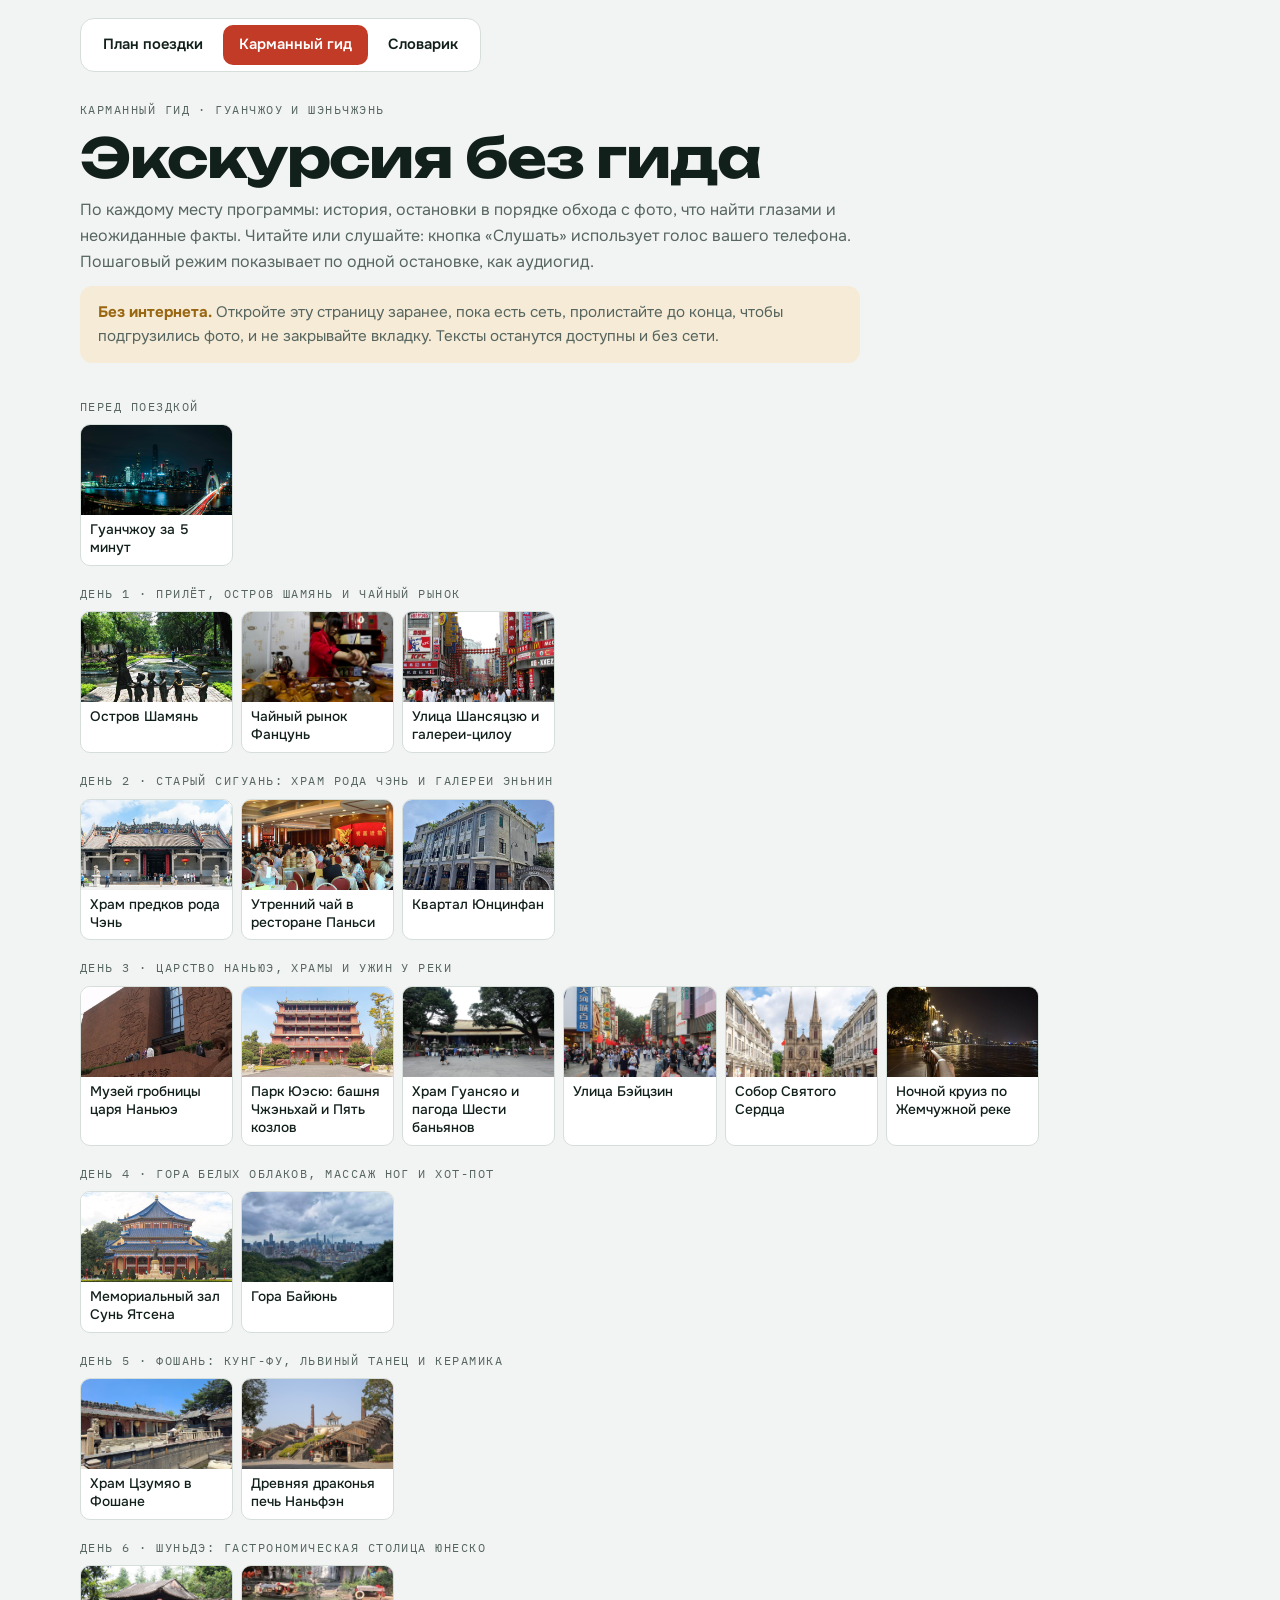
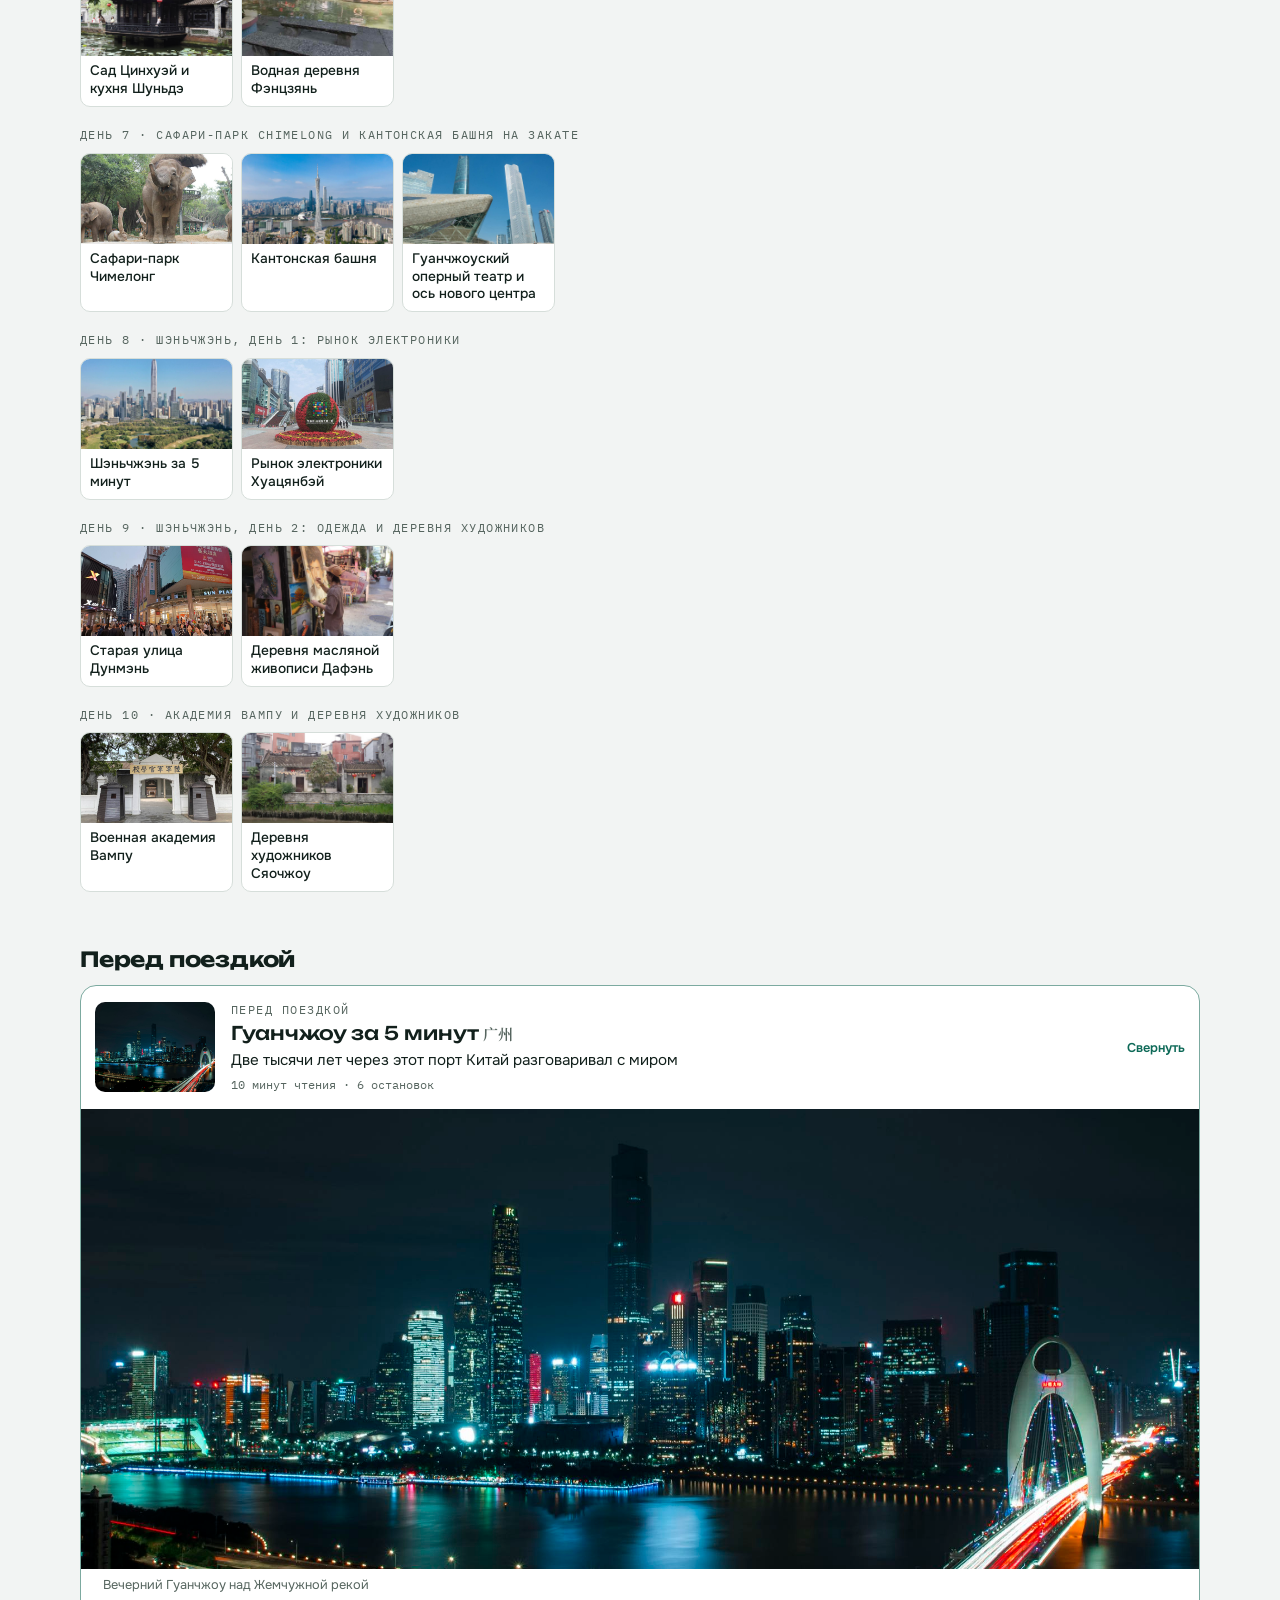
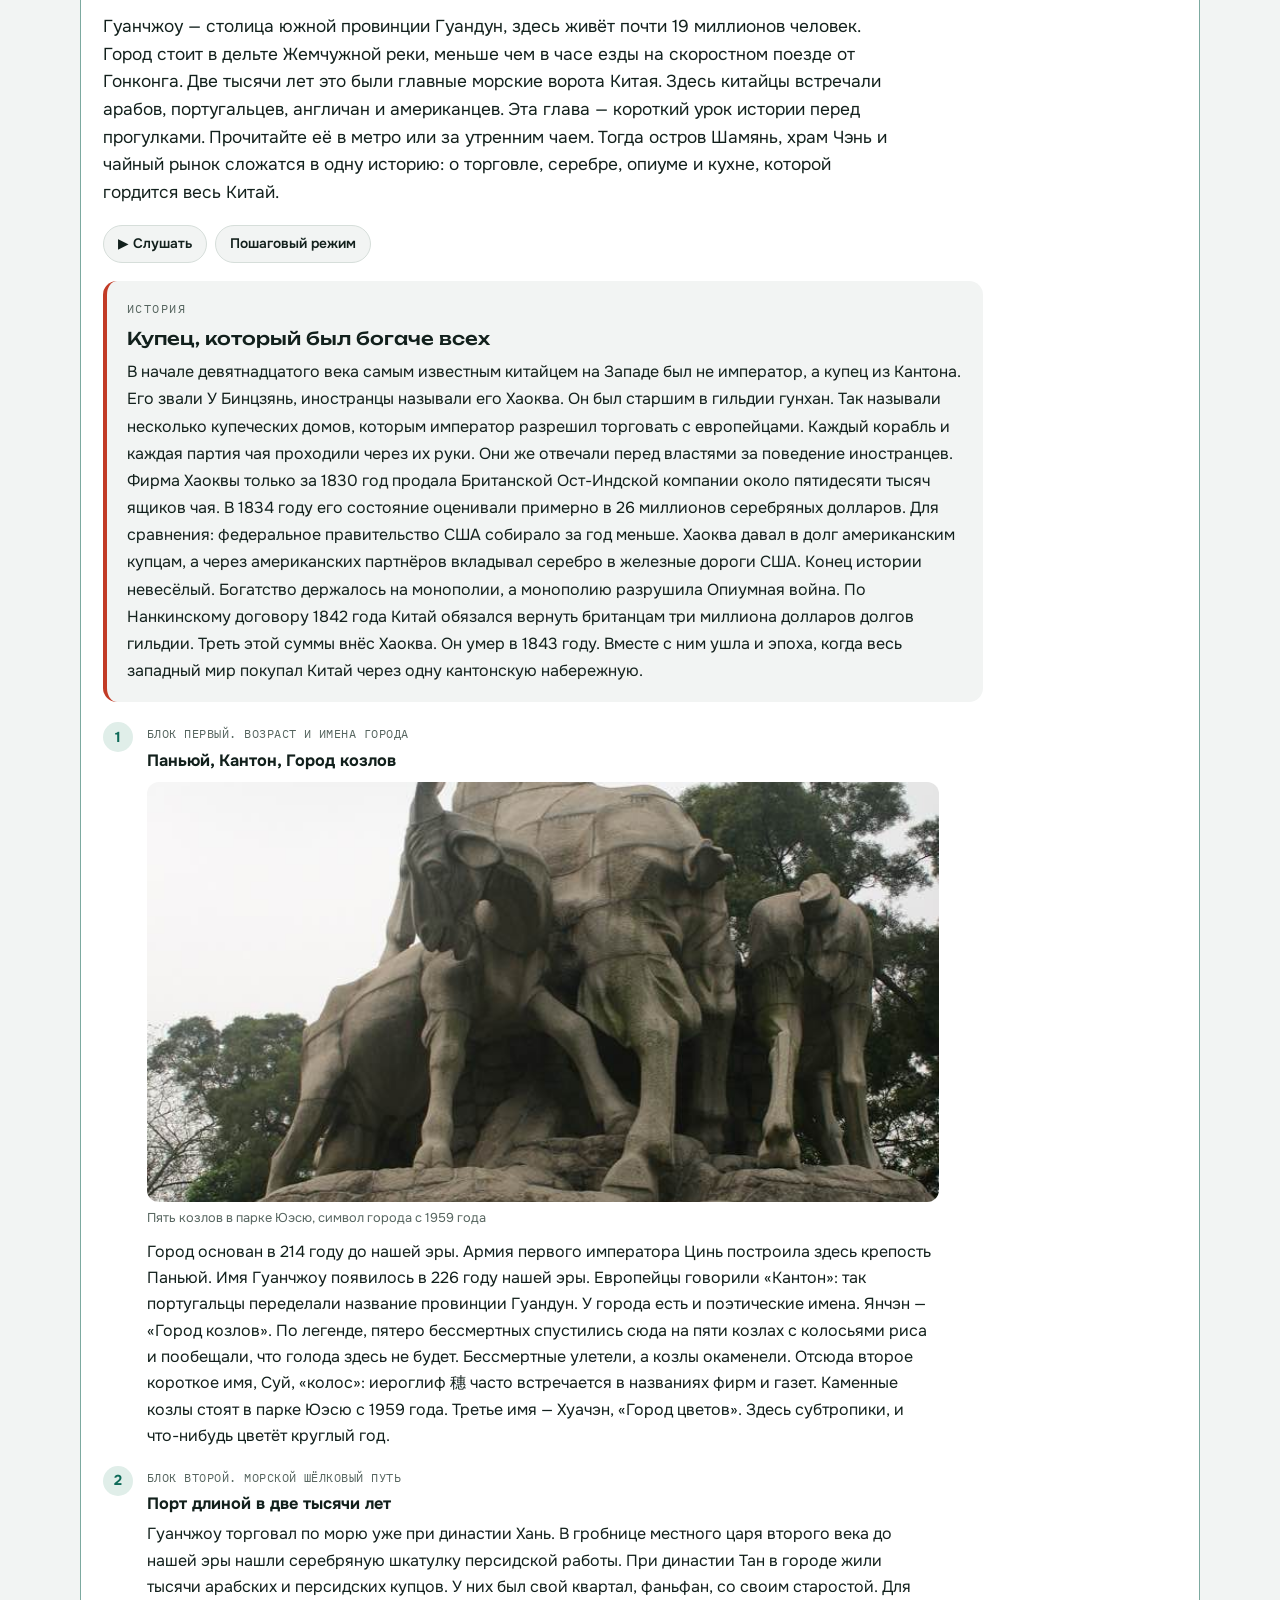
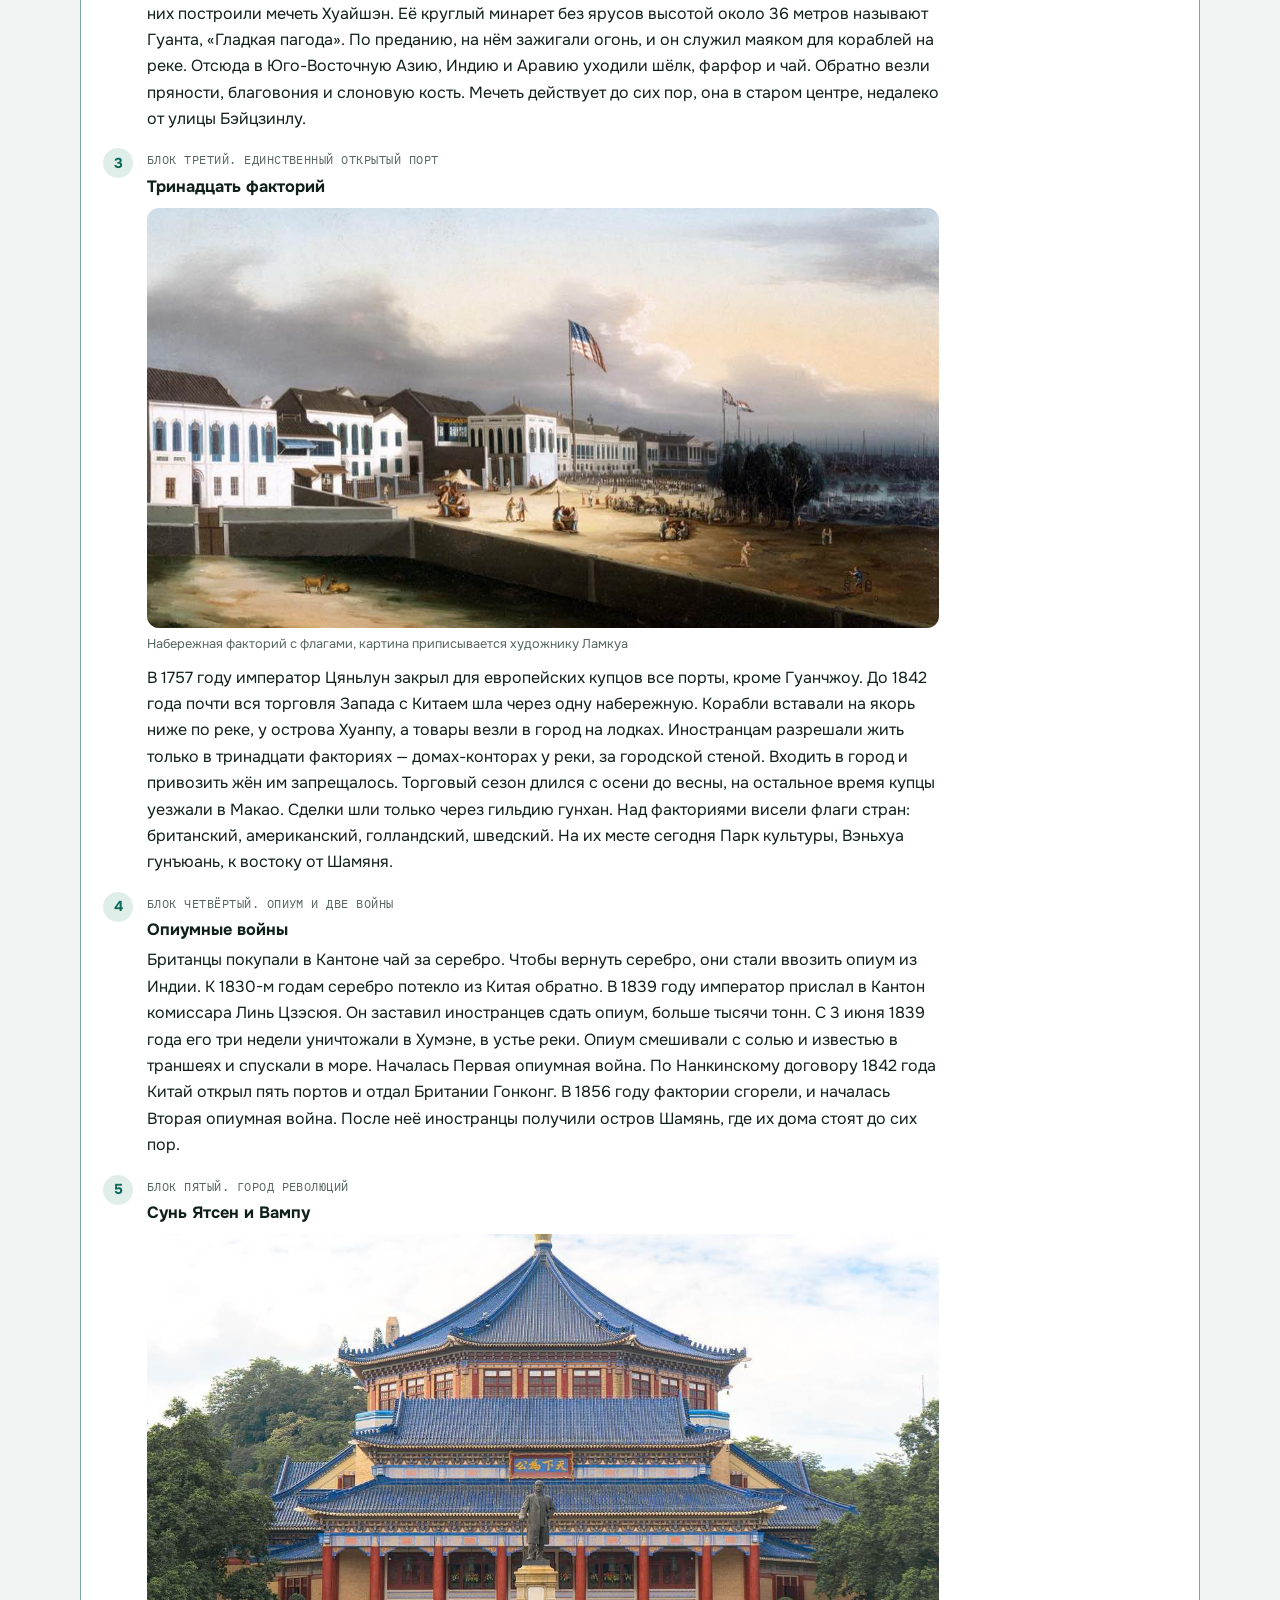
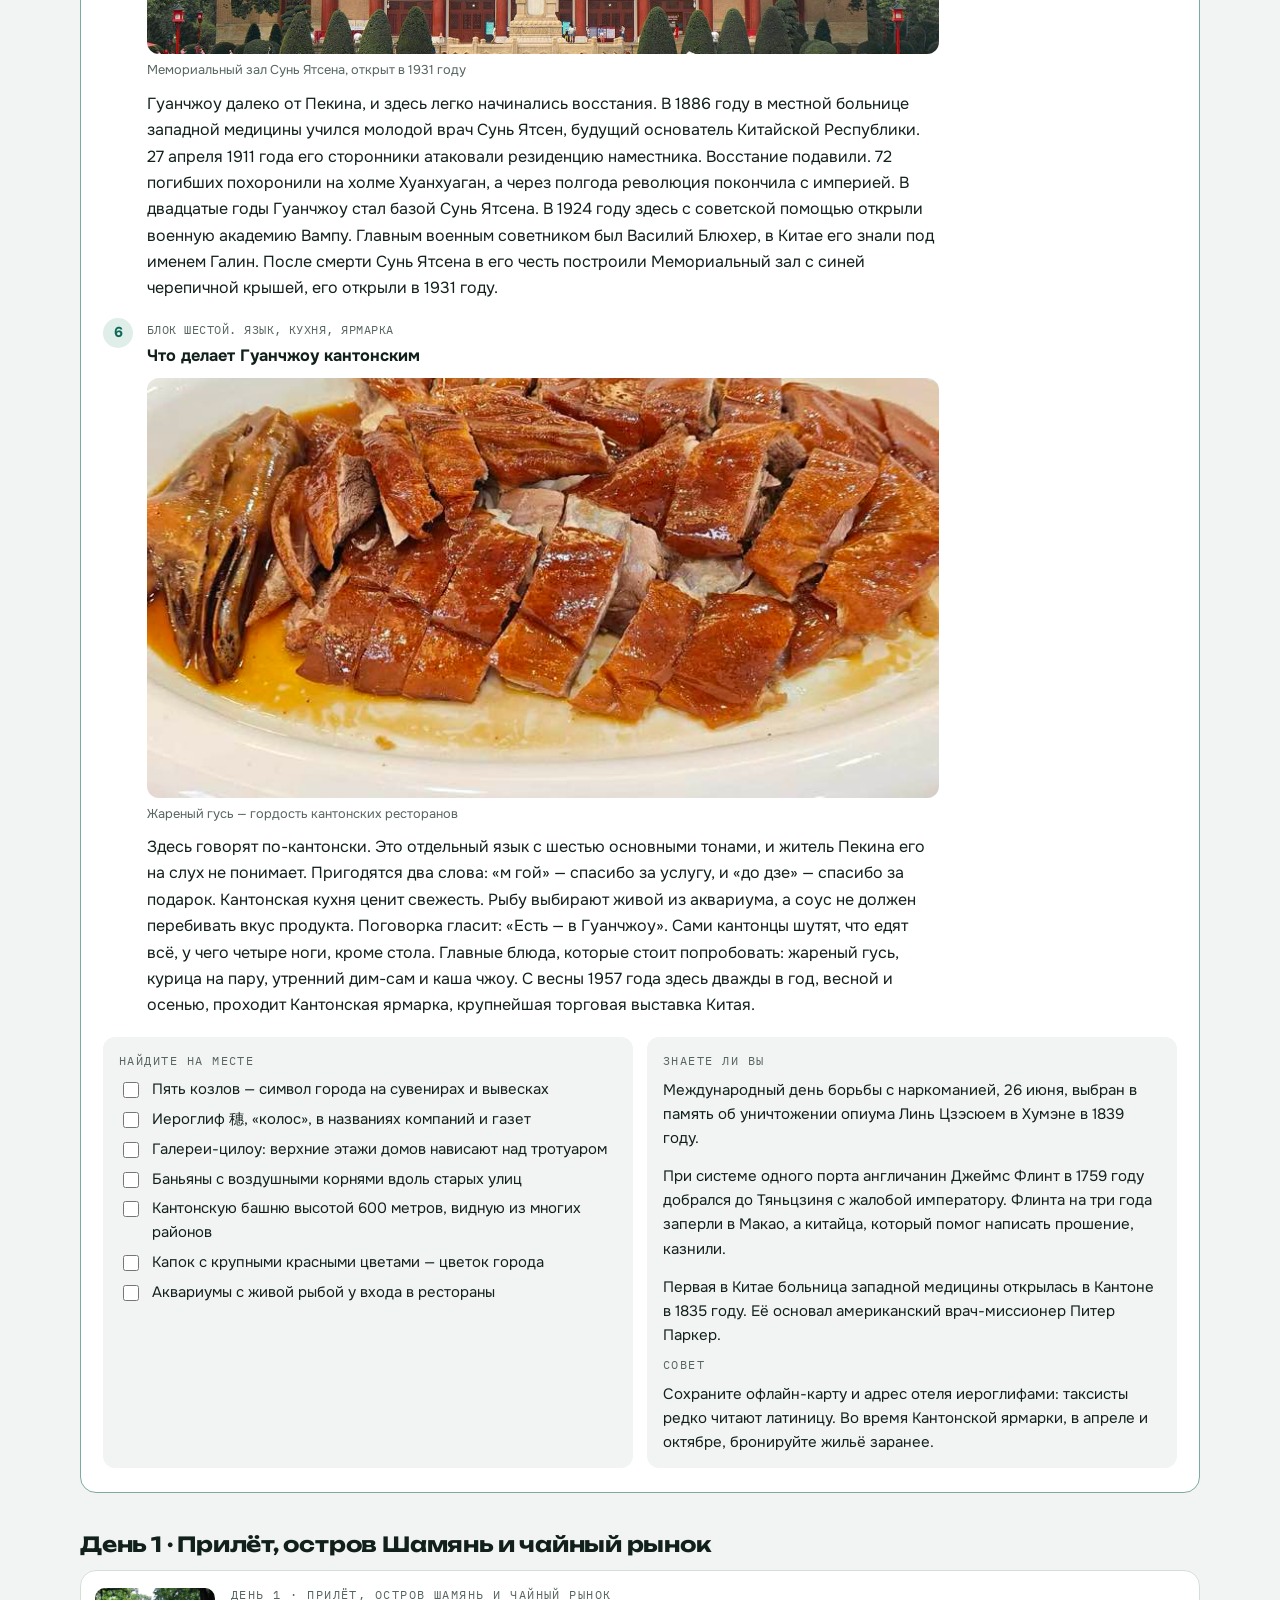
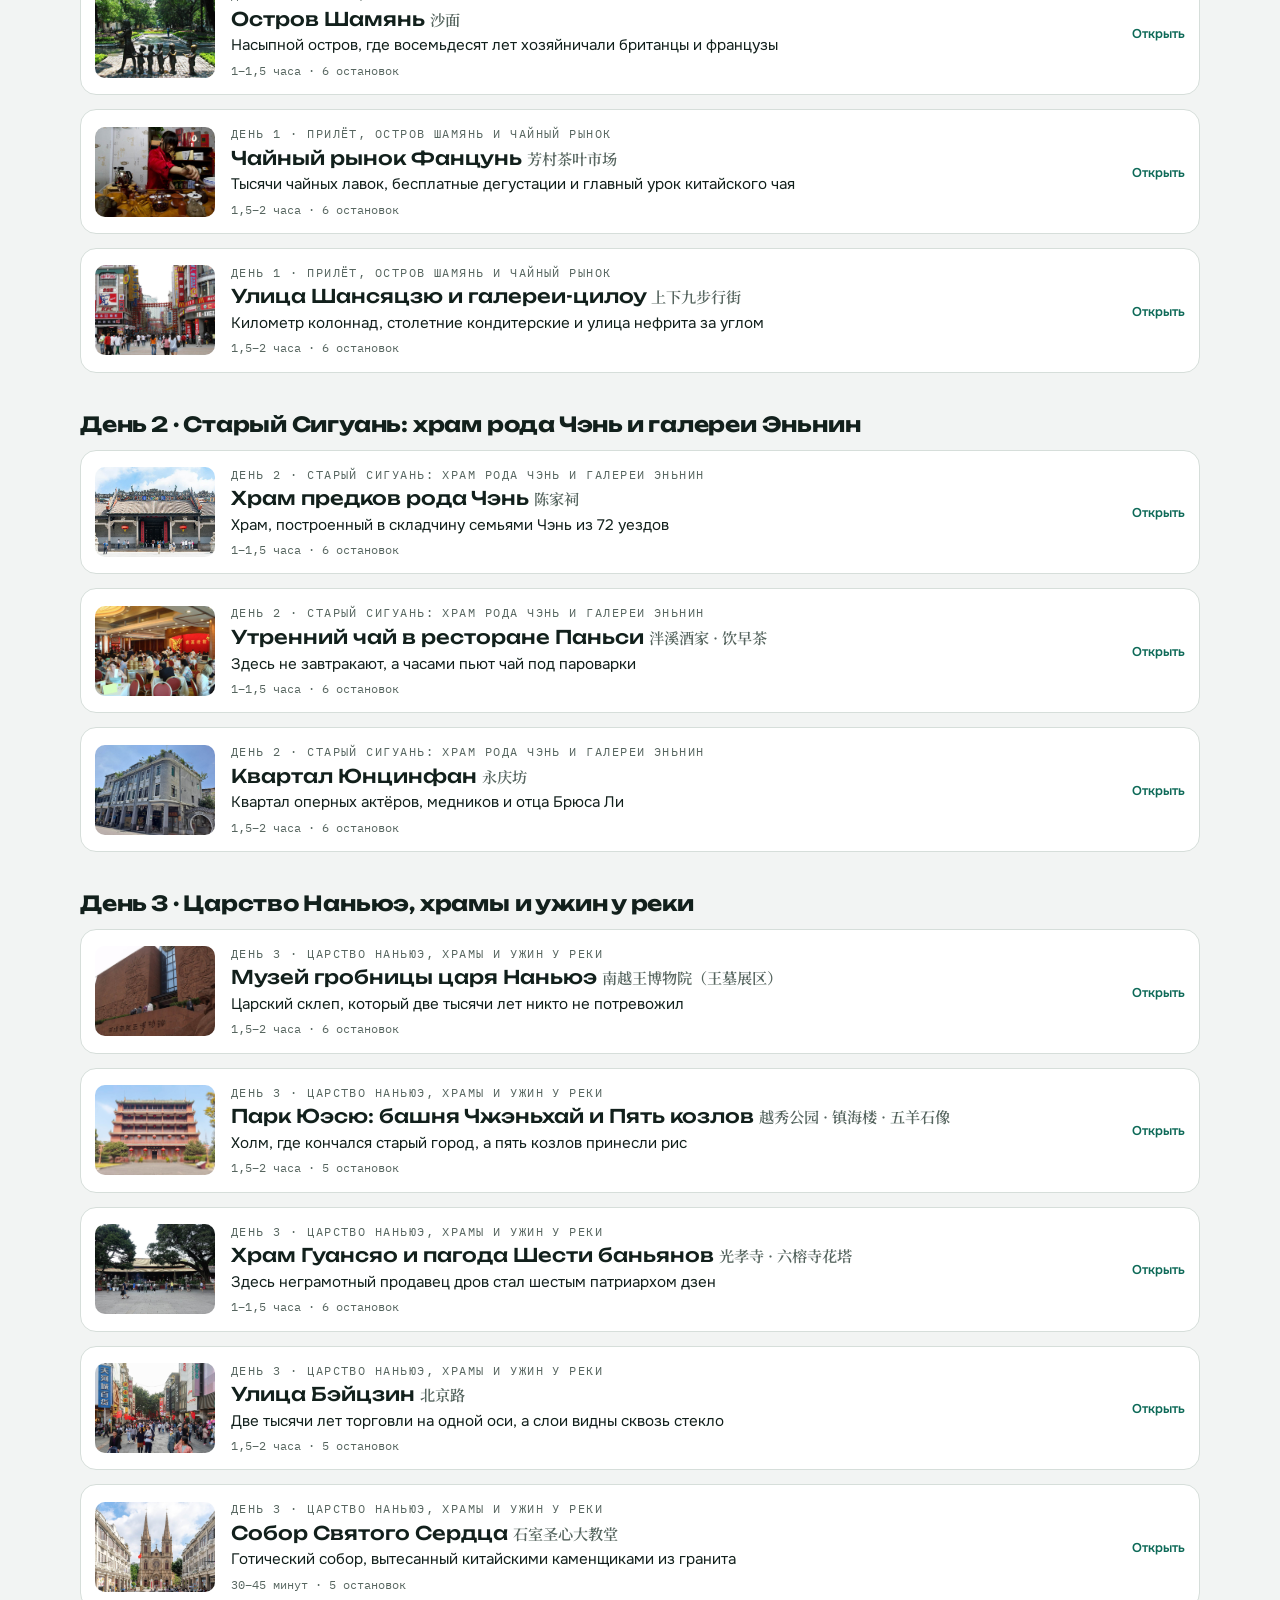
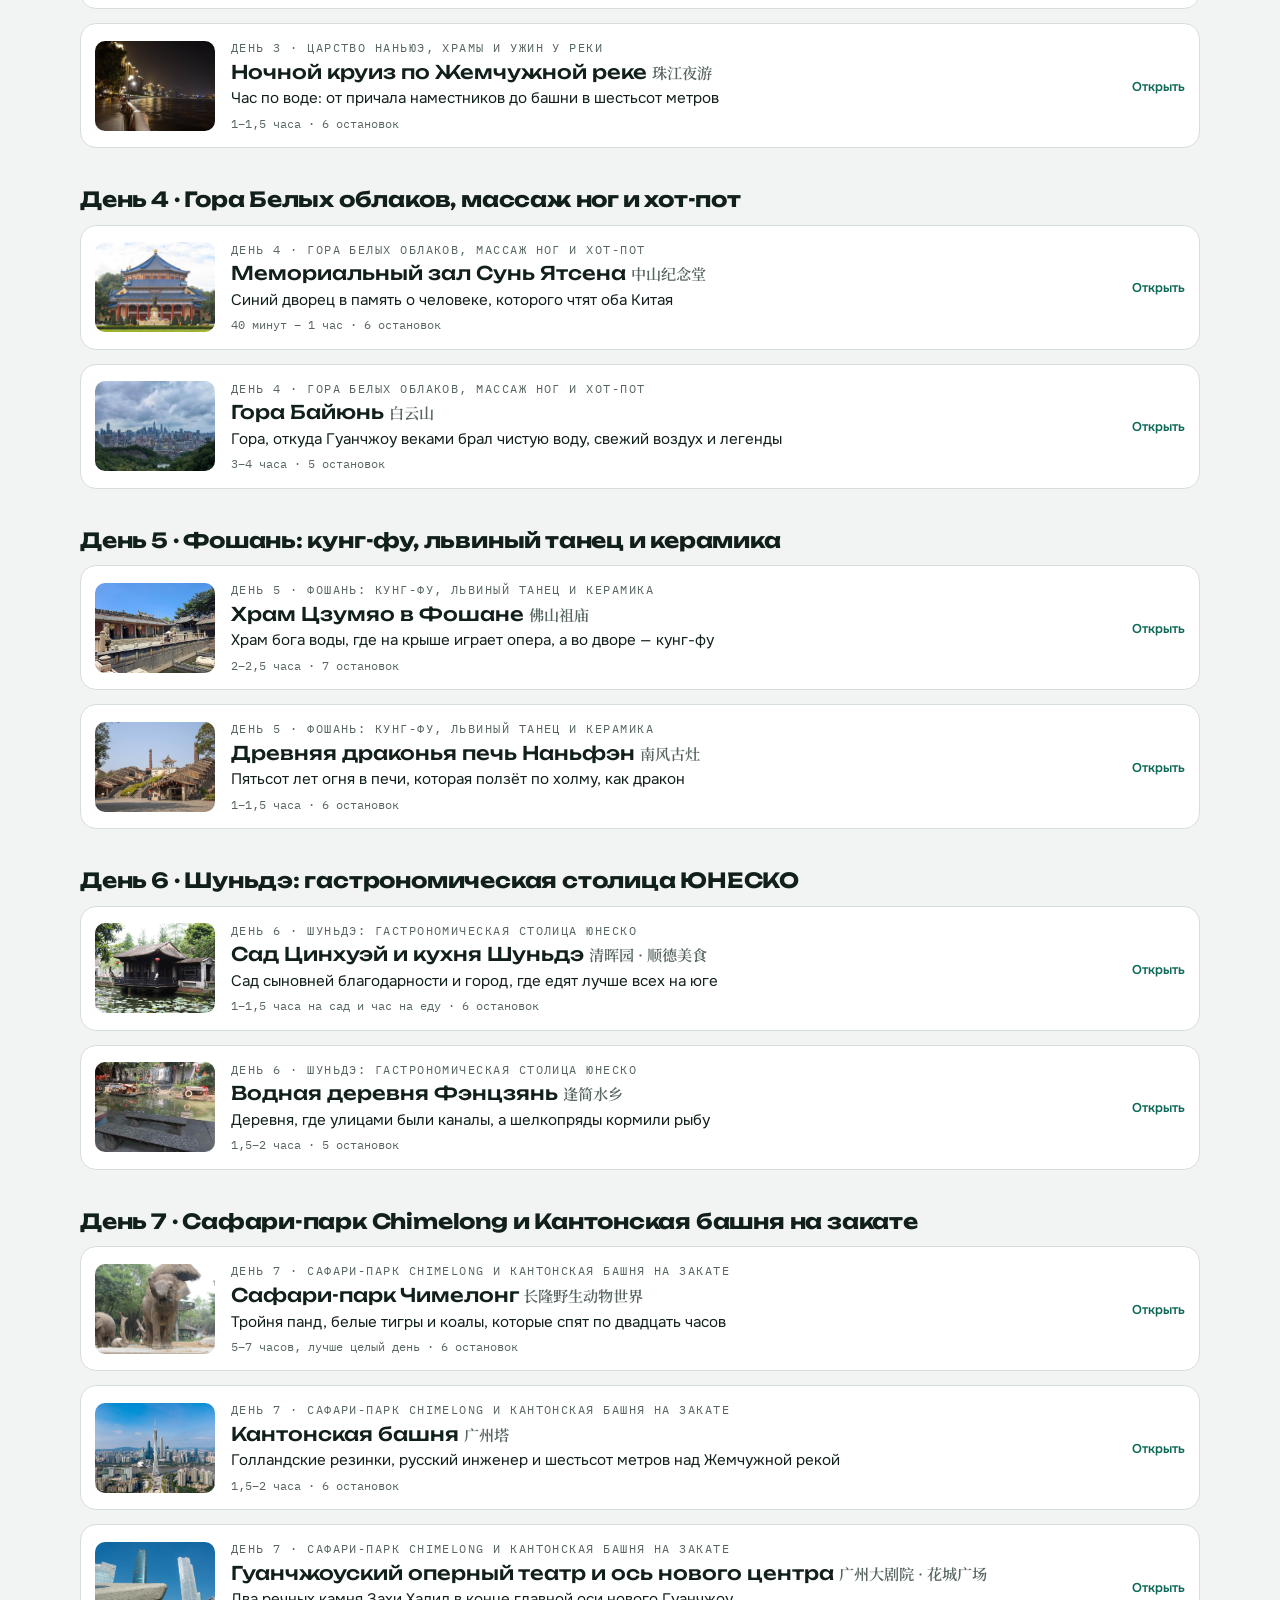
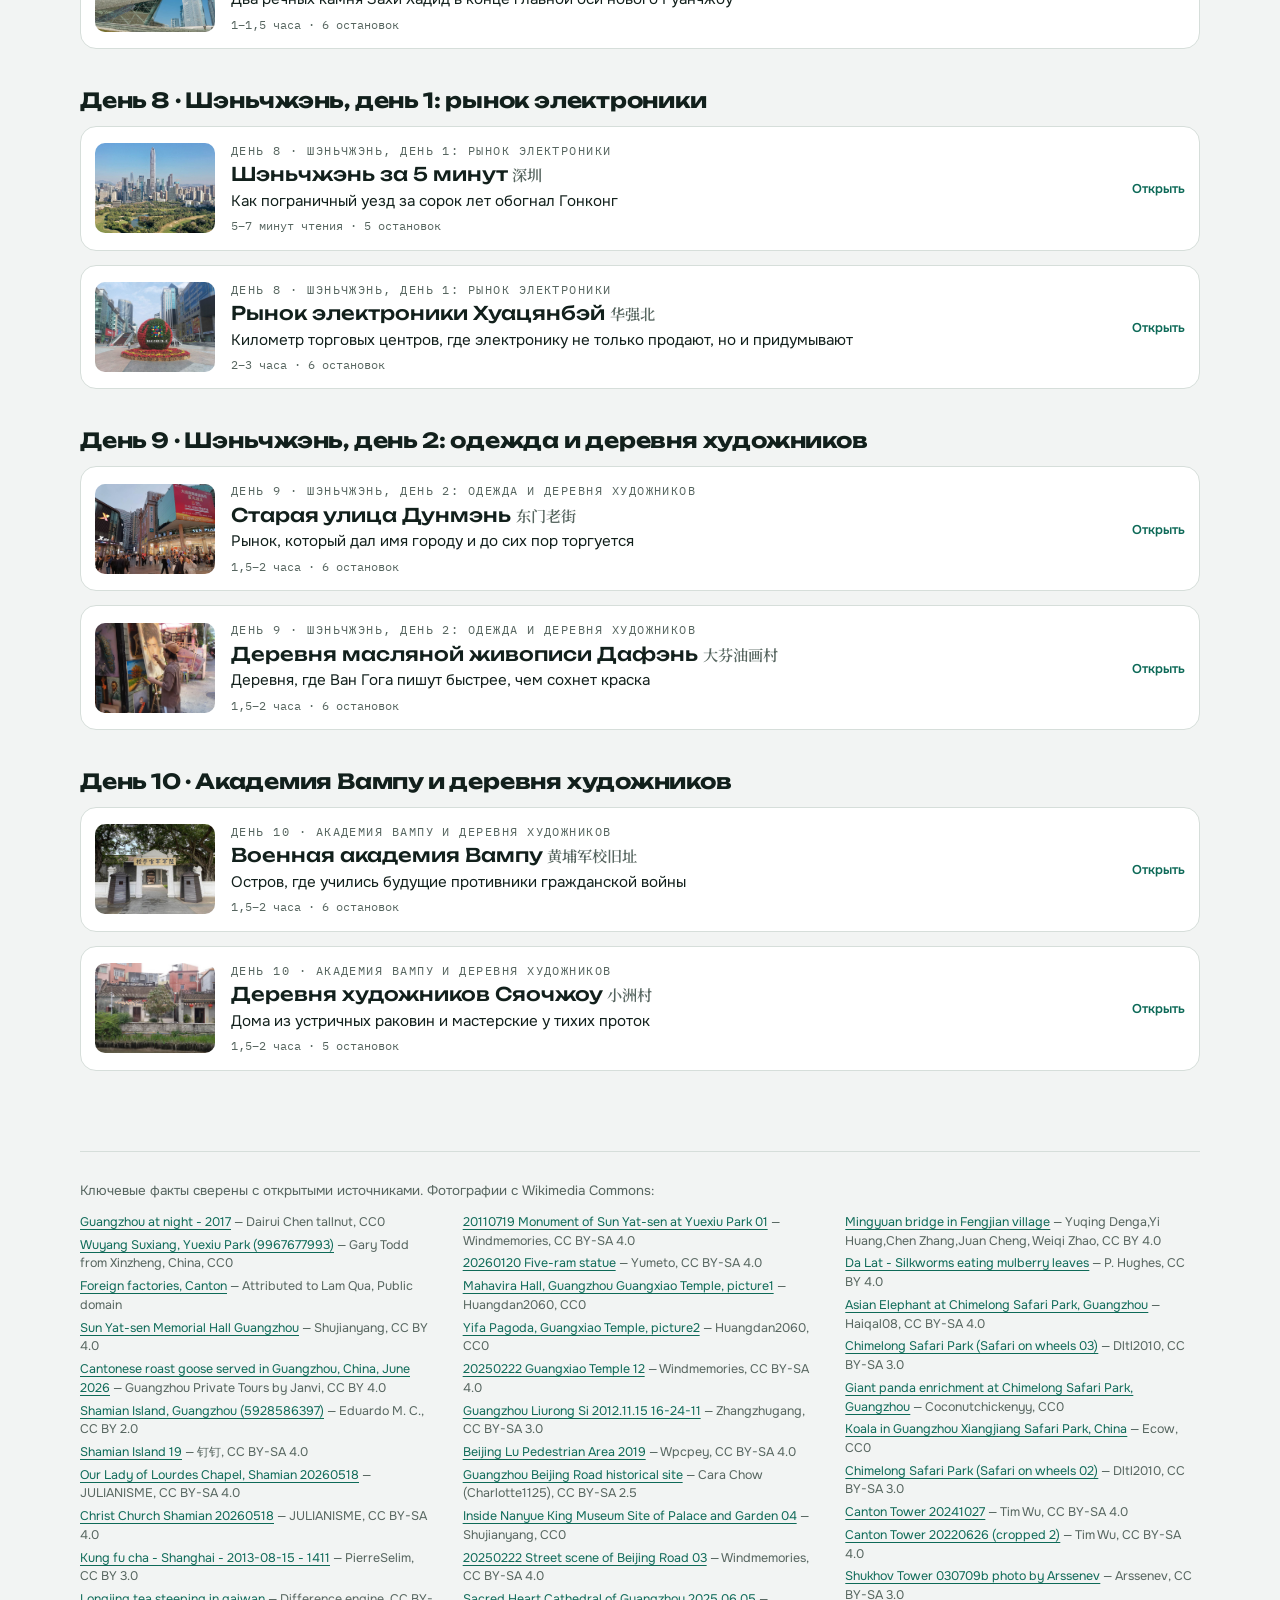
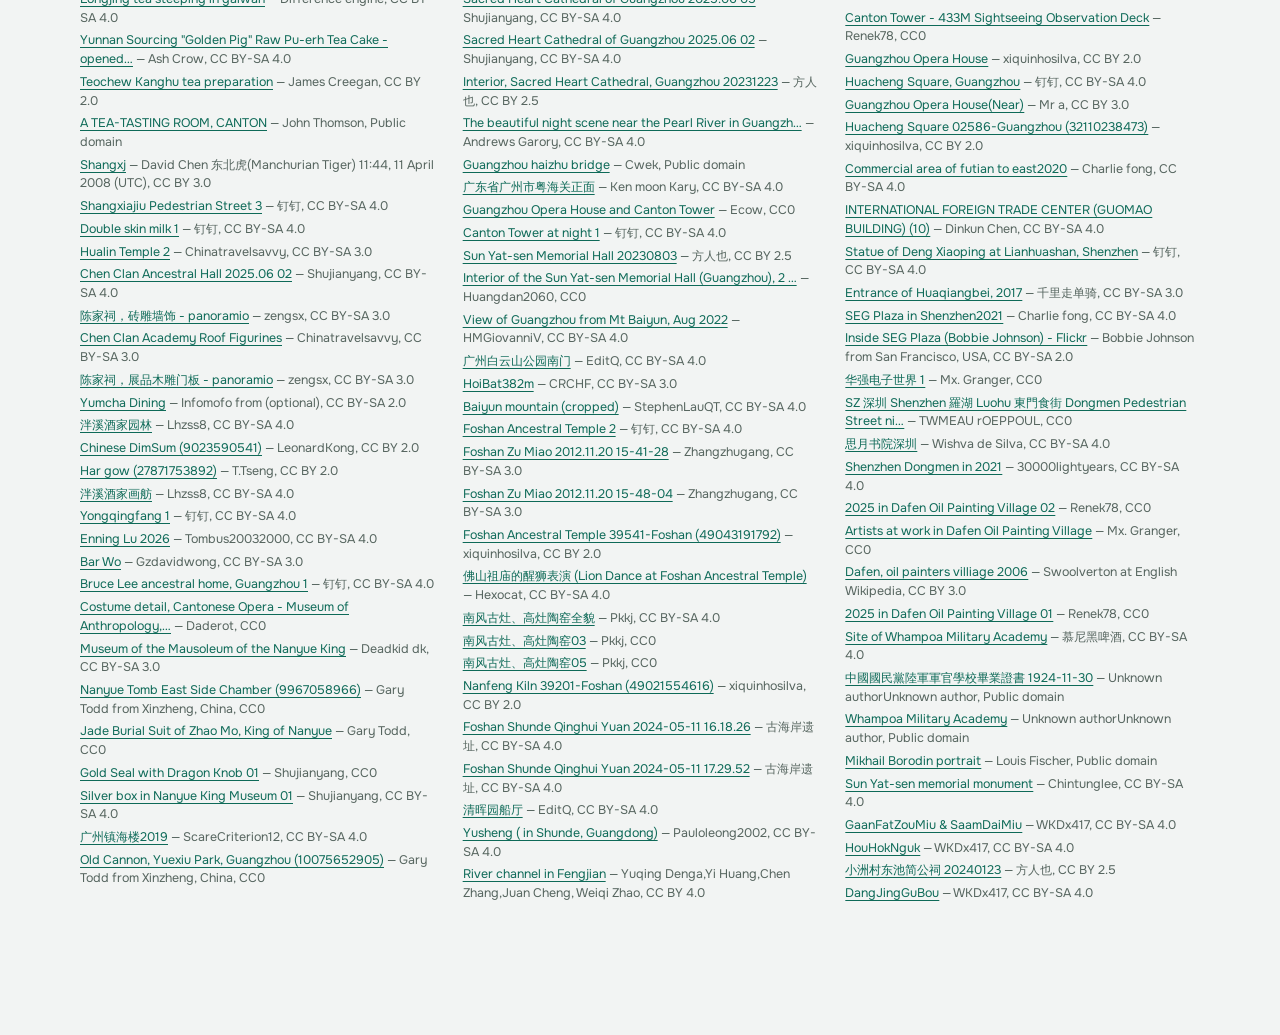
<file: guide.html>
<!doctype html><html lang="ru"><head><meta charset="utf-8"><meta name="viewport" content="width=device-width, initial-scale=1, viewport-fit=cover"><title>Карманный гид</title><link rel="preconnect" href="https://fonts.googleapis.com"><link rel="preconnect" href="https://fonts.gstatic.com" crossorigin><link rel="stylesheet" href="https://fonts.googleapis.com/css2?family=Unbounded:wght@500;700&family=Onest:wght@400;500;600&family=IBM+Plex+Mono:wght@400;500&family=Noto+Serif+SC:wght@600;900&display=swap"><style>html{color-scheme:light}body{margin:0;padding-block:env(safe-area-inset-top,0px) env(safe-area-inset-bottom,0px)}img{max-width:100%}[hidden]{display:none!important}</style><style>/* Layout: журнальный путеводитель — фото на всю ширину, дни как развороты: галерея сверху, таймлайн слева, карта справа */
:root {
  --bg: #F2F4F3;
  --surface: #FFFFFF;
  --ink: #12201C;
  --muted: #56655F;
  --line: #D6DEDA;
  --jade: #0E6A58;
  --jade-soft: #E0EEE9;
  --vermilion: #C23B26;
  --gold: #996611;
  --gold-soft: #F5EBD6;
  --land: #ECF0EE;
  --water: #BFD9DB;
  --grid: #DEE5E2;
  --park: #D3E6D6;
  --metro: #B9C4C0;
  --f-display: "Unbounded", "Arial Black", system-ui, sans-serif;
  --f-body: "Onest", "Segoe UI", system-ui, -apple-system, sans-serif;
  --f-mono: "IBM Plex Mono", ui-monospace, Menlo, monospace;
  --f-zh: "Noto Serif SC", "Songti SC", "SimSun", serif;
}
@media (prefers-color-scheme: dark) {
  :root:not([data-theme="light"]) {
    --bg: #0D1513; --surface: #15201D; --ink: #E4ECE8; --muted: #93A49D; --line: #263430;
    --jade: #52BC9F; --jade-soft: #173029; --vermilion: #F06A52; --gold: #E2AE57; --gold-soft: #2E2516;
    --land: #17221F; --water: #1F3D42; --grid: #1D2A27; --park: #1A3226; --metro: #34433F; color-scheme: dark;
  }
}
:root[data-theme="dark"] {
  --bg: #0D1513; --surface: #15201D; --ink: #E4ECE8; --muted: #93A49D; --line: #263430;
  --jade: #52BC9F; --jade-soft: #173029; --vermilion: #F06A52; --gold: #E2AE57; --gold-soft: #2E2516;
  --land: #17221F; --water: #1F3D42; --grid: #1D2A27; --park: #1A3226; --metro: #34433F; color-scheme: dark;
}
* { box-sizing: border-box; }
[hidden] { display: none !important; }
body { background: var(--bg); color: var(--ink); font-family: var(--f-body); font-size: 16px; line-height: 1.6; }
h1, h2, h3 { margin: 0; text-wrap: balance; }
h2 { font-family: var(--f-display); font-weight: 700; font-size: clamp(1.6rem, 4.4vw, 2.6rem); line-height: 1.1; letter-spacing: -0.01em; }
h3 { font-family: var(--f-display); font-weight: 500; font-size: clamp(1.15rem, 2.6vw, 1.5rem); line-height: 1.2; }
p { margin: 0; }
a { color: var(--jade); text-underline-offset: 3px; }
a:focus-visible, input:focus-visible { outline: 2px solid var(--vermilion); outline-offset: 2px; }
.zh { font-family: var(--f-zh); font-weight: 600; }
.eyebrow { font-family: var(--f-mono); font-size: .76rem; letter-spacing: .12em; text-transform: uppercase; color: var(--muted); }
.wrap { max-width: 1160px; margin: 0 auto; padding-inline: 20px; }
section.block { padding-block: 72px 0; display: grid; gap: 22px; }
.sec-head { display: grid; gap: 10px; max-width: 760px; }
.sec-head p { color: var(--muted); font-size: 1.05rem; }

/* ---------- HERO ---------- */
.hero { position: relative; color: #fff; background: #0A1714; overflow: hidden; }
.hero img.bg { position: absolute; inset: 0; width: 100%; height: 100%; object-fit: cover; object-position: center 60%; }
.hero::after { content: ""; position: absolute; inset: 0; background: linear-gradient(180deg, rgba(6,14,12,.25) 0%, rgba(6,14,12,.15) 40%, rgba(6,14,12,.88) 100%); }
.hero .inner { position: relative; z-index: 1; max-width: 1160px; margin: 0 auto; padding-inline: 20px; padding-block: 140px 56px; display: grid; grid-template-columns: minmax(0, 1fr) auto; gap: 24px; align-items: end; }
.hero .kicker { font-family: var(--f-mono); font-size: .8rem; letter-spacing: .14em; text-transform: uppercase; color: rgba(255,255,255,.82); }
.hero h1 { font-family: var(--f-display); font-weight: 700; font-size: clamp(2.8rem, 10vw, 7.4rem); line-height: .95; letter-spacing: -0.03em; margin-top: 12px; }
.hero .sub { margin-top: 18px; max-width: 54ch; font-size: 1.12rem; color: rgba(255,255,255,.9); }
.hero .vert { writing-mode: vertical-rl; font-family: var(--f-zh); font-weight: 900; font-size: clamp(4rem, 12vw, 8.5rem); line-height: 1; color: #F2563C; text-shadow: 0 4px 30px rgba(0,0,0,.4); }

.facts { position: relative; z-index: 2; margin-top: -28px; display: grid; grid-template-columns: repeat(4, minmax(0, 1fr)); background: var(--surface); border-radius: 14px; box-shadow: 0 10px 40px rgba(10,30,25,.12); overflow: hidden; }
.facts > div { padding: 18px 20px; border-left: 1px solid var(--line); min-width: 0; }
.facts > div:first-child { border-left: 0; }
.facts b { display: block; font-family: var(--f-display); font-weight: 500; font-size: 1.3rem; margin-top: 4px; }
.facts span.s { color: var(--muted); font-size: .86rem; }

/* ---------- OVERVIEW ---------- */
.overview { display: grid; grid-template-columns: minmax(0, 1.35fr) minmax(0, 1fr); gap: 28px; align-items: start; }
.map-frame { background: var(--surface); border-radius: 14px; padding: 10px; border: 1px solid var(--line); }
svg.map { display: block; width: 100%; height: auto; border-radius: 8px; }
.map .m-land { fill: var(--land); }
.map .m-grid { stroke: var(--grid); stroke-width: .6; fill: none; }
.map .m-water { fill: var(--water); }
.map .m-park { fill: var(--park); }
.map .m-metro { fill: none; stroke: var(--metro); stroke-width: 1.3; stroke-linecap: round; stroke-linejoin: round; }
.map .m-route { fill: none; stroke: var(--vermilion); stroke-width: 2.4; stroke-dasharray: 7 6; stroke-linecap: round; stroke-linejoin: round; opacity: .9; }
.map .m-pin circle { fill: var(--vermilion); stroke: var(--surface); stroke-width: 3; }
.map .m-pin text { fill: #fff; font: 600 15px var(--f-body); }
.map .m-alt circle { fill: var(--jade); }
.map .m-hotel rect { fill: var(--jade); stroke: var(--surface); stroke-width: 2; }
.map .m-hotel path { stroke: #fff; stroke-width: 1.8; fill: none; stroke-linecap: round; }
.map .m-label { font: 500 16.5px var(--f-body); fill: var(--ink); paint-order: stroke; stroke: var(--land); stroke-width: 5px; stroke-linejoin: round; }
.map .m-hl { fill: var(--jade); font-weight: 600; }
.map .m-scale path { stroke: var(--muted); fill: none; stroke-width: 1.2; }
.map .m-scale text, .map .m-north text { font: 500 13px var(--f-mono); fill: var(--muted); }
.map .m-north path { fill: var(--muted); }
.map-note { font-size: .8rem; color: var(--muted); padding: 8px 6px 2px; }

.daylist { list-style: none; margin: 0; padding: 0; display: grid; gap: 2px; }
.daylist a { display: grid; grid-template-columns: 34px minmax(0, 1fr); gap: 12px; align-items: baseline; padding: 9px 10px; border-radius: 10px; text-decoration: none; color: var(--ink); }
.daylist a:hover { background: var(--surface); }
.daylist .num { font-family: var(--f-display); font-weight: 700; color: var(--vermilion); font-size: 1.05rem; }
.daylist .d { font-family: var(--f-mono); font-size: .74rem; color: var(--muted); letter-spacing: .06em; text-transform: uppercase; display: block; }
.daylist .t { font-weight: 500; }

/* ---------- HOTELS ---------- */
.hotels { display: grid; grid-template-columns: repeat(2, minmax(0, 1fr)); gap: 20px; }
.hotel { background: var(--surface); border-radius: 14px; overflow: hidden; border: 1px solid var(--line); display: grid; grid-template-rows: auto 1fr; }
.hotel .ph { aspect-ratio: 16 / 10; overflow: hidden; position: relative; }
.hotel .ph img { width: 100%; height: 100%; object-fit: cover; display: block; }
.hotel .nights { position: absolute; left: 14px; top: 14px; background: var(--vermilion); color: #fff; font-family: var(--f-mono); font-size: .78rem; padding: 4px 10px; border-radius: 999px; letter-spacing: .04em; }
.hotel .body { padding: 20px 22px 22px; display: grid; gap: 10px; align-content: start; }
.hotel .zh { color: var(--muted); font-size: 1rem; }
.hotel .price { font-family: var(--f-mono); color: var(--gold); font-size: .95rem; }
.combo { display: flex; flex-wrap: wrap; gap: 8px 24px; justify-content: space-between; align-items: center; background: var(--jade-soft); border-radius: 12px; padding: 16px 20px; }
.combo b { font-family: var(--f-display); font-weight: 500; font-size: 1.15rem; }
.combo span { font-family: var(--f-mono); font-size: .92rem; }

.tbl { overflow-x: auto; border-radius: 12px; border: 1px solid var(--line); background: var(--surface); }
table { border-collapse: collapse; width: 100%; font-size: .93rem; }
th, td { text-align: left; padding: 11px 14px; border-bottom: 1px solid var(--line); vertical-align: top; }
th { font-family: var(--f-mono); font-size: .7rem; letter-spacing: .1em; text-transform: uppercase; color: var(--muted); font-weight: 500; white-space: nowrap; }
tr:last-child td { border-bottom: 0; }
td.num, th.num { text-align: right; font-family: var(--f-mono); font-variant-numeric: tabular-nums; white-space: nowrap; }
tr.total td { font-weight: 600; background: var(--jade-soft); }
.chip { display: inline-block; font-size: .72rem; font-weight: 600; padding: 2px 9px; border-radius: 999px; background: var(--jade-soft); color: var(--jade); white-space: nowrap; }
.chip.red { background: color-mix(in srgb, var(--vermilion) 14%, transparent); color: var(--vermilion); }
.chip.gold { background: var(--gold-soft); color: var(--gold); }
.note { background: var(--gold-soft); border-radius: 12px; padding: 14px 18px; font-size: .95rem; }
.note b { color: var(--gold); }

/* ---------- DAYS ---------- */
.day { padding-block: 64px 0; display: grid; gap: 22px; scroll-margin-top: 20px; }
.day + .day { border-top: 1px solid var(--line); margin-top: 64px; }
.day-head { display: grid; grid-template-columns: auto minmax(0, 1fr); gap: 6px 26px; align-items: start; }
.day-no { font-family: var(--f-display); font-weight: 700; font-size: clamp(3.2rem, 8vw, 5.6rem); line-height: .85; color: transparent; -webkit-text-stroke: 2px var(--vermilion); letter-spacing: -0.04em; }
.day-head .meta { display: flex; flex-wrap: wrap; gap: 8px; align-items: center; }
.day-head h3 { font-size: clamp(1.35rem, 3.2vw, 2rem); font-weight: 700; margin-top: 6px; }
.day-head .lede { color: var(--muted); margin-top: 8px; max-width: 66ch; }

.gallery { display: grid; gap: 10px; }
.gallery figure { margin: 0; position: relative; overflow: hidden; border-radius: 12px; background: var(--land); min-height: 0; }
.gallery img { width: 100%; height: 100%; object-fit: cover; display: block; }
.gallery figcaption { position: absolute; left: 0; right: 0; bottom: 0; padding: 26px 14px 10px; font-size: .84rem; color: #fff; background: linear-gradient(180deg, transparent, rgba(0,0,0,.72)); }
.g3 { grid-template-columns: 2fr 1fr; grid-template-rows: 200px 200px; }
.g3 figure:first-child { grid-row: span 2; }
.g2 { grid-template-columns: 1.6fr 1fr; grid-template-rows: 340px; }
.g1 { grid-template-rows: 380px; }

.day-body { display: grid; grid-template-columns: minmax(0, 1.25fr) minmax(0, 1fr); gap: 32px; align-items: start; }
.timeline { list-style: none; margin: 0; padding: 0; position: relative; }
.timeline::before { content: ""; position: absolute; left: 15px; top: 14px; bottom: 14px; width: 2px; background: var(--line); }

.timeline .dot { width: 32px; height: 32px; border-radius: 50%; display: grid; place-items: center; font-weight: 600; font-size: .85rem; position: relative; z-index: 1; }
.timeline .dot.pin { background: var(--vermilion); color: #fff; box-shadow: 0 0 0 4px var(--bg); }
.timeline .dot.alt { background: var(--jade); }
.timeline .dot.plain { background: var(--bg); }
.timeline .dot.plain::after { content: ""; width: 10px; height: 10px; border-radius: 50%; border: 2px solid var(--muted); background: var(--bg); }
.timeline .row1 { display: flex; flex-wrap: wrap; align-items: baseline; gap: 4px 12px; }
.timeline .time { font-family: var(--f-mono); font-size: .8rem; color: var(--muted); }
.timeline .price { margin-left: auto; font-family: var(--f-mono); font-size: .8rem; color: var(--gold); background: var(--gold-soft); padding: 1px 8px; border-radius: 6px; white-space: nowrap; }
.timeline b { font-weight: 600; font-size: 1.04rem; }
.timeline .zh { color: var(--muted); font-size: .92rem; margin-left: 6px; }
.timeline p { color: var(--muted); font-size: .94rem; margin-top: 3px; }

.map-card { position: sticky; top: calc(env(safe-area-inset-top, 0px) + 16px); display: grid; gap: 10px; }
.map-links { display: flex; flex-wrap: wrap; gap: 8px; }
.map-links a { font-size: .86rem; text-decoration: none; border: 1px solid var(--line); background: var(--surface); color: var(--ink); padding: 6px 12px; border-radius: 999px; }
.map-links a:hover { border-color: var(--jade); color: var(--jade); }
.cost { display: flex; justify-content: space-between; flex-wrap: wrap; gap: 6px; background: var(--surface); border: 1px solid var(--line); border-radius: 12px; padding: 12px 16px; }
.cost .v { font-family: var(--f-mono); font-weight: 500; }

/* ---------- FOOD ---------- */
.food-hero { display: grid; grid-template-columns: minmax(0, 1fr) minmax(0, 1fr); gap: 24px; align-items: stretch; }
.food-hero figure { margin: 0; border-radius: 14px; overflow: hidden; min-height: 300px; position: relative; }
.food-hero figure img { width: 100%; height: 100%; object-fit: cover; display: block; position: absolute; inset: 0; }
.rest-cols { display: grid; grid-template-columns: repeat(3, minmax(0, 1fr)); gap: 18px; }
.rest { background: var(--surface); border: 1px solid var(--line); border-radius: 14px; padding: 18px 20px; display: grid; gap: 12px; align-content: start; min-width: 0; }
.rest h3 { font-size: 1.05rem; }
.rest ul { list-style: none; margin: 0; padding: 0; display: grid; gap: 10px; }
.rest li { display: grid; grid-template-columns: minmax(0, 1fr) auto; gap: 10px; font-size: .93rem; }
.rest li small { display: block; color: var(--muted); font-size: .84rem; }
.rest .p { font-family: var(--f-mono); font-size: .82rem; color: var(--gold); white-space: nowrap; }
.dishes { display: grid; grid-template-columns: repeat(auto-fill, minmax(180px, 1fr)); gap: 14px; }
.dish { margin: 0; background: var(--surface); border-radius: 12px; overflow: hidden; border: 1px solid var(--line); }
.dish .ph { aspect-ratio: 4 / 3; overflow: hidden; }
.dish img { width: 100%; height: 100%; object-fit: cover; display: block; }
.dish figcaption { padding: 10px 12px 12px; display: grid; gap: 1px; }
.dish .zh { font-size: 1.45rem; line-height: 1.2; }
.dish .r { font-weight: 600; font-size: .95rem; }
.dish small { color: var(--muted); font-size: .82rem; }
.etiquette { display: grid; grid-template-columns: repeat(4, minmax(0, 1fr)); gap: 14px; }
.etiquette div { border-top: 2px solid var(--vermilion); padding-top: 10px; font-size: .93rem; min-width: 0; }

/* ---------- STAY / SHOP ---------- */
.stay { display: grid; grid-template-columns: minmax(0, 1.4fr) minmax(0, 1fr); gap: 18px; }
.stay-card { background: var(--surface); border: 1px solid var(--line); border-radius: 14px; padding: 22px; display: grid; gap: 10px; align-content: start; min-width: 0; }
.stay-card.main { border-top: 4px solid var(--jade); }
.stay-card .zh { color: var(--muted); }
.stay-card .price { font-family: var(--f-mono); color: var(--gold); font-size: .92rem; }
.shop-grid { display: grid; grid-template-columns: repeat(2, minmax(0, 1fr)); gap: 18px; }
.shop-place { background: var(--surface); border: 1px solid var(--line); border-radius: 14px; overflow: hidden; display: grid; grid-template-rows: 220px auto; min-width: 0; }
.shop-place img { width: 100%; height: 100%; object-fit: cover; display: block; }
.shop-place > div { padding: 18px 20px 20px; display: grid; gap: 8px; }
/* ---------- MORE ---------- */
.trips { display: grid; grid-template-columns: repeat(2, minmax(0, 1fr)); gap: 18px; }
.trip { background: var(--surface); border: 1px solid var(--line); border-radius: 14px; overflow: hidden; display: grid; grid-template-rows: auto 1fr; }
.trip .ph { aspect-ratio: 3 / 2; overflow: hidden; }
.trip img { width: 100%; height: 100%; object-fit: cover; display: block; }
.trip .body { padding: 16px 18px 18px; display: grid; gap: 8px; align-content: start; }
.trip .route { font-family: var(--f-mono); font-size: .8rem; color: var(--muted); }
.trip .p { font-family: var(--f-mono); font-size: .86rem; color: var(--gold); }

/* ---------- BUDGET ---------- */
.bar { display: flex; height: 54px; border-radius: 10px; overflow: hidden; }
.bar div { display: flex; align-items: center; padding-inline: 12px; color: #fff; font-size: .82rem; font-weight: 600; white-space: nowrap; overflow: hidden; min-width: 0; }
.bar .b1 { background: #2D5C8F; } .bar .b2 { background: var(--jade); } .bar .b3 { background: var(--vermilion); } .bar .b4 { background: #8A7A55; }
.bar-legend { display: flex; flex-wrap: wrap; gap: 8px 22px; font-size: .88rem; color: var(--muted); }
.bar-legend i { display: inline-block; width: 10px; height: 10px; border-radius: 2px; margin-right: 6px; }
.big-total { display: flex; flex-wrap: wrap; align-items: baseline; gap: 6px 16px; }
.big-total b { font-family: var(--f-display); font-weight: 700; font-size: clamp(2rem, 6vw, 3.4rem); letter-spacing: -0.02em; }

/* ---------- PRACTICAL ---------- */
.prac { display: grid; grid-template-columns: repeat(auto-fit, minmax(300px, 1fr)); gap: 18px; }
.prac > div { background: var(--surface); border: 1px solid var(--line); border-radius: 14px; padding: 20px 22px; min-width: 0; }
.prac h3 { font-size: 1.1rem; margin-bottom: 10px; }
.prac ul { margin: 0; padding-left: 1.1em; display: grid; gap: 7px; font-size: .95rem; }
.phr { display: grid; grid-template-columns: repeat(auto-fill, minmax(170px, 1fr)); gap: 10px; }
.phr div { background: var(--surface); border: 1px solid var(--line); border-radius: 12px; padding: 12px 14px; }
.phr .zh { display: block; font-size: 1.5rem; line-height: 1.25; }
.phr small { color: var(--muted); display: block; }

.check { list-style: none; margin: 0; padding: 0; display: grid; grid-template-columns: repeat(2, minmax(0, 1fr)); gap: 8px; }
.check label { display: flex; gap: 12px; align-items: flex-start; cursor: pointer; padding: 12px 14px; border-radius: 12px; background: var(--surface); border: 1px solid var(--line); height: 100%; }
.check input { margin-top: 4px; accent-color: var(--jade); width: 18px; height: 18px; flex: none; }
.check input:checked + span { color: var(--muted); text-decoration: line-through; }

footer { margin-top: 80px; padding-block: 28px 56px; border-top: 1px solid var(--line); color: var(--muted); font-size: .84rem; display: grid; gap: 12px; }
.credits { columns: 3 260px; column-gap: 28px; font-size: .78rem; line-height: 1.5; }
.credits div { break-inside: avoid; margin-bottom: 4px; }



/* ---------- NAV / GUIDE / PHRASES / SOUVENIRS ---------- */
.sitenav { display: flex; flex-wrap: wrap; gap: 4px; padding: 6px; margin-top: 18px; background: var(--surface); border: 1px solid var(--line); border-radius: 14px; width: fit-content; max-width: 100%; }
.sitenav a { text-decoration: none; color: var(--ink); font-weight: 600; font-size: .92rem; padding: 8px 16px; border-radius: 10px; }
.sitenav a[aria-current="page"] { background: var(--vermilion); color: #fff; }
.sitenav a:not([aria-current="page"]):hover { background: var(--bg); }

nav.toc { display: flex; flex-wrap: wrap; gap: 8px; margin-top: 22px; }
nav.toc a { text-decoration: none; color: var(--ink); border: 1px solid var(--line); background: var(--surface); padding: 6px 13px; border-radius: 999px; font-size: .88rem; }
nav.toc a:hover { border-color: var(--vermilion); color: var(--vermilion); }
.glink { display: inline-block; margin-top: 6px; font-size: .84rem; font-weight: 600; color: var(--jade); text-decoration: none; }
.gtoc { display: flex; flex-wrap: wrap; gap: 6px; }
.gtoc a { font-size: .82rem; color: var(--muted); text-decoration: none; padding: 3px 10px; border-radius: 999px; background: var(--surface); border: 1px solid var(--line); }
.gtoc a:hover { color: var(--jade); border-color: var(--jade); }
.glist { display: grid; gap: 12px; }
.gcard { background: var(--surface); border: 1px solid var(--line); border-radius: 14px; scroll-margin-top: 16px; }
.gcard[open] { border-color: color-mix(in srgb, var(--jade) 50%, var(--line)); }
.gcard summary { list-style: none; cursor: pointer; padding: 18px 22px; display: grid; gap: 6px; }
.gcard summary::-webkit-details-marker { display: none; }
.gsum { display: flex; flex-wrap: wrap; justify-content: space-between; gap: 6px 16px; align-items: baseline; }
.gtitle { font-family: var(--f-display); font-weight: 500; font-size: 1.15rem; }
.gtitle .zh { color: var(--muted); font-size: .95rem; }
.gmeta { font-family: var(--f-mono); font-size: .76rem; color: var(--muted); }
.gcard summary::after { content: "Открыть ↓"; font-size: .8rem; color: var(--jade); font-weight: 600; }
.gcard[open] summary::after { content: "Свернуть ↑"; }
.gintro { color: var(--muted); max-width: 72ch; }
.gbody { padding: 0 22px 22px; display: grid; gap: 16px; }
.gtools { display: flex; flex-wrap: wrap; gap: 8px; }
.gbtn { font: inherit; font-size: .86rem; font-weight: 600; padding: 7px 14px; border-radius: 999px; border: 1.5px solid var(--line); background: var(--bg); color: var(--ink); cursor: pointer; }
.gbtn:hover { border-color: var(--jade); color: var(--jade); }
.gbtn[aria-pressed="true"], .gbtn.playing { background: var(--jade); border-color: var(--jade); color: #fff; }
.gstations { list-style: none; margin: 0; padding: 0; display: grid; gap: 14px; counter-reset: st; }
.gst { counter-increment: st; position: relative; padding-left: 44px; max-width: 76ch; }
.gst::before { content: attr(data-n); position: absolute; left: 0; top: 2px; width: 30px; height: 30px; border-radius: 50%; background: var(--jade-soft); color: var(--jade); display: grid; place-items: center; font-weight: 700; font-size: .9rem; }
.gwhere { font-family: var(--f-mono); font-size: .74rem; color: var(--muted); letter-spacing: .04em; text-transform: uppercase; }
.gst h4 { margin: 2px 0 4px; font-size: 1.02rem; }
.gst p { line-height: 1.65; }
.stepmode .gst { display: none; }
.stepmode .gst.cur { display: block; font-size: 1.08rem; }
.gnav { display: flex; align-items: center; gap: 12px; }
.gpos { font-family: var(--f-mono); font-size: .85rem; color: var(--muted); }
.gextra { display: grid; grid-template-columns: repeat(auto-fit, minmax(260px, 1fr)); gap: 14px; }
.gfind, .gfact { background: var(--bg); border-radius: 12px; padding: 14px 16px; display: grid; gap: 8px; align-content: start; }
.gfind ul { list-style: none; margin: 0; padding: 0; display: grid; gap: 6px; }
.gfind label { display: flex; gap: 10px; align-items: flex-start; cursor: pointer; font-size: .93rem; }
.gfind input { margin-top: 4px; accent-color: var(--jade); width: 16px; height: 16px; flex: none; }
.gfind input:checked + span { color: var(--muted); text-decoration: line-through; }
.gfact p { font-size: .94rem; }
.ptools { display: grid; gap: 10px; }
#psearch { font: inherit; padding: 10px 14px; border-radius: 10px; border: 1.5px solid var(--line); background: var(--surface); color: var(--ink); width: 100%; max-width: 420px; }
.ptabs { display: flex; flex-wrap: wrap; gap: 6px; }
.ptab { font: inherit; font-size: .84rem; padding: 5px 12px; border-radius: 999px; border: 1px solid var(--line); background: var(--surface); color: var(--ink); cursor: pointer; }
.ptab[aria-pressed="true"] { background: var(--vermilion); border-color: var(--vermilion); color: #fff; }
.plist { list-style: none; margin: 0; padding: 0; display: grid; grid-template-columns: repeat(auto-fill, minmax(250px, 1fr)); gap: 8px; }
.phrase { display: grid; grid-template-columns: minmax(0, 1fr) auto; background: var(--surface); border: 1px solid var(--line); border-radius: 12px; overflow: hidden; }
.pshow { font: inherit; text-align: left; background: none; border: 0; color: var(--ink); padding: 10px 12px; display: grid; gap: 1px; cursor: pointer; min-width: 0; }
.pshow:hover { background: var(--bg); }
.pru { font-size: .86rem; color: var(--muted); }
.pzh { font-family: var(--f-zh); font-weight: 600; font-size: 1.35rem; line-height: 1.3; }
.ppy { font-size: .8rem; color: var(--muted); }
.ppy i { font-style: normal; color: var(--jade); }
.psay { background: none; border: 0; border-left: 1px solid var(--line); color: var(--muted); padding: 0 12px; cursor: pointer; }
.psay:hover { color: var(--jade); }
.nums { display: grid; grid-template-columns: repeat(auto-fill, minmax(100px, 1fr)); gap: 8px; }
.nums div { background: var(--surface); border: 1px solid var(--line); border-radius: 10px; padding: 8px 10px; display: grid; }
.nums b { font-family: var(--f-display); }
.nums .zh { font-size: 1.3rem; }
.nums small { color: var(--muted); font-size: .76rem; }
.pbig { position: fixed; inset: 0; z-index: 50; background: var(--surface); display: grid; place-content: center; text-align: center; padding: 24px; gap: 14px; cursor: pointer; }
.pbig-zh { font-family: var(--f-zh); font-weight: 900; font-size: clamp(3rem, 16vw, 9rem); line-height: 1.15; color: var(--ink); word-break: keep-all; }
.pbig-py { font-size: 1.3rem; color: var(--muted); }
.pbig-ru { font-size: 1.1rem; }
.pbig-hint { font-size: .85rem; color: var(--muted); }
.pclose { position: absolute; top: calc(env(safe-area-inset-top, 0px) + 12px); right: 16px; font-size: 1.4rem; background: none; border: 0; color: var(--muted); cursor: pointer; }
.souvs { list-style: none; margin: 0; padding: 0; display: grid; grid-template-columns: repeat(auto-fill, minmax(300px, 1fr)); gap: 10px; }
.souv { display: grid; grid-template-columns: minmax(0, 1fr) auto; gap: 12px; background: var(--surface); border: 1px solid var(--line); border-radius: 12px; padding: 14px 16px; }
.souv .zh { color: var(--muted); font-size: .92rem; }
.souv small { display: block; font-family: var(--f-mono); font-size: .74rem; color: var(--jade); margin-top: 2px; }
.souv p { font-size: .88rem; color: var(--muted); margin-top: 4px; }
.souv .p { font-family: var(--f-mono); font-size: .82rem; color: var(--gold); white-space: nowrap; }

/* ---------- CHOICES / LEGS / STICKY ---------- */
.timeline li.stop { position: relative; display: grid; grid-template-columns: 32px minmax(0, 1fr); gap: 16px; padding-block: 12px; }
.timeline li.leg { display: grid; grid-template-columns: 32px minmax(0, 1fr); gap: 16px; padding-block: 0; align-items: center; }
.legtxt { font-size: .82rem; color: var(--muted); font-family: var(--f-mono); padding: 3px 10px; border-radius: 6px; background: var(--surface); border: 1px dashed var(--line); justify-self: start; }
.legtxt b { color: var(--ink); font-weight: 500; }
.leg.walk .legtxt { border-color: color-mix(in srgb, var(--jade) 45%, transparent); }
.price.var { background: var(--jade-soft); color: var(--jade); }
.choice { display: grid; grid-template-columns: repeat(auto-fit, minmax(190px, 1fr)); gap: 8px; margin-top: 10px; }
.opt { position: relative; display: grid; gap: 3px; align-content: start; padding: 10px 12px 10px 36px; border: 1.5px solid var(--line); border-radius: 10px; background: var(--surface); cursor: pointer; transition: border-color .15s, background .15s; min-width: 0; }
.opt:hover { border-color: color-mix(in srgb, var(--vermilion) 50%, var(--line)); }
.opt input { position: absolute; left: 12px; top: 13px; width: 16px; height: 16px; accent-color: var(--vermilion); margin: 0; }
.opt:has(input:checked) { border-color: var(--vermilion); background: color-mix(in srgb, var(--vermilion) 7%, var(--surface)); }
.opt:has(input:focus-visible) { outline: 2px solid var(--vermilion); outline-offset: 2px; }
.opt .ot { font-weight: 600; font-size: .93rem; display: flex; flex-wrap: wrap; gap: 6px; align-items: center; }
.opt .op { font-family: var(--f-mono); font-size: .82rem; color: var(--gold); }
.opt .on { font-size: .84rem; color: var(--muted); line-height: 1.45; }
.opt .od { font-family: var(--f-mono); font-size: .76rem; color: var(--muted); }
.opt:has(input:checked) .od { color: var(--vermilion); }
.rec { font-family: var(--f-mono); font-size: .66rem; letter-spacing: .06em; text-transform: uppercase; background: var(--jade-soft); color: var(--jade); padding: 1px 7px; border-radius: 999px; font-weight: 500; }
.hotels-choice { grid-template-columns: repeat(auto-fit, minmax(240px, 1fr)); margin-top: 0; }
.hotels-choice .opt { padding: 16px 16px 16px 40px; }
.hotels-choice .opt input { top: 19px; left: 14px; }
.hotels-choice .ot { font-family: var(--f-display); font-weight: 500; font-size: 1.05rem; }
.sub-h { font-size: 1rem; font-family: var(--f-mono); font-weight: 500; letter-spacing: .04em; color: var(--muted); margin-top: 6px; }
.chip.walk { background: var(--gold-soft); color: var(--gold); }
.cost { display: grid; grid-template-columns: 1fr auto; gap: 6px 16px; }
.cost > div { display: grid; gap: 2px; }
.cost > div:last-child { text-align: right; }
.cost .lbl { font-size: .78rem; color: var(--muted); }
.trip { cursor: pointer; position: relative; transition: border-color .15s, box-shadow .15s; }
.trip input { position: absolute; opacity: 0; pointer-events: none; }
.trip:has(input:checked) { border-color: var(--vermilion); box-shadow: 0 0 0 2px var(--vermilion); }
.trip:has(input:focus-visible) { outline: 2px solid var(--vermilion); outline-offset: 3px; }
.trip-top { display: flex; justify-content: space-between; gap: 10px; align-items: center; }
.addbox { font-size: .8rem; font-weight: 600; padding: 4px 12px; border-radius: 999px; border: 1.5px solid var(--line); white-space: nowrap; }
.trip:has(input:checked) .addbox { background: var(--vermilion); border-color: var(--vermilion); color: #fff; }
.trip:has(input:checked) .addbox::before { content: "✓ "; }
.ph-empty { display: grid; place-items: center; background: linear-gradient(135deg, var(--vermilion), #7a1f14); }
.ph-empty span { font-family: var(--f-zh); font-weight: 900; font-size: 4rem; color: rgba(255,255,255,.9); }
.bar .b5 { background: var(--gold); }
.sticky { position: fixed; left: 0; right: 0; bottom: 0; z-index: 20; padding: 10px 16px calc(10px + env(safe-area-inset-bottom, 0px)); background: color-mix(in srgb, var(--surface) 92%, transparent); backdrop-filter: blur(10px); border-top: 1px solid var(--line); }
.sticky-in { max-width: 1160px; margin: 0 auto; display: flex; flex-wrap: wrap; gap: 6px 18px; align-items: center; justify-content: space-between; }
.sticky b { font-family: var(--f-display); font-weight: 700; font-size: 1.15rem; margin-left: 10px; }
.s-meta { display: flex; gap: 14px; align-items: center; font-size: .86rem; color: var(--muted); }
.s-meta a { color: var(--jade); font-weight: 600; text-decoration: none; }
.s-meta button { font: inherit; font-size: .82rem; color: var(--muted); background: none; border: 1px solid var(--line); border-radius: 999px; padding: 3px 10px; cursor: pointer; }
body { padding-bottom: 76px; }
@media (max-width: 640px) { .sticky .eyebrow, .s-meta [data-upg] { display: none; } .sticky b { margin-left: 0; font-size: 1.05rem; } .sticky-in { flex-wrap: nowrap; } body { padding-bottom: 64px; } }

@media (max-width: 900px) {
  .overview, .day-body, .food-hero { grid-template-columns: 1fr; }
  .map-card { position: static; }
  .rest-cols, .trips, .stay, .shop-grid { grid-template-columns: 1fr; }
  .etiquette { grid-template-columns: repeat(2, minmax(0, 1fr)); }
}
@media (max-width: 640px) {
  .hero .inner { grid-template-columns: 1fr; padding-block: 110px 48px; }
  .hero .vert { writing-mode: horizontal-tb; font-size: 3.6rem; order: -1; }
  .facts { grid-template-columns: repeat(2, minmax(0, 1fr)); }
  .facts > div:nth-child(3) { border-left: 0; }
  .facts > div:nth-child(n+3) { border-top: 1px solid var(--line); }
  .hotels, .prac, .check, .etiquette { grid-template-columns: 1fr; }
  .day-head { grid-template-columns: 1fr; }
  .g3 { grid-template-columns: 1fr 1fr; grid-template-rows: 220px 140px; }
  .g3 figure:first-child { grid-column: span 2; grid-row: auto; }
  .g2 { grid-template-columns: 1fr; grid-template-rows: 220px 160px; }
  .g1 { grid-template-rows: 240px; }
  .bar div span { display: none; }
}
@media (prefers-reduced-motion: no-preference) { html { scroll-behavior: smooth; } }

/* ---------- GUIDE PAGE ---------- */
.ghead { padding-block: 28px 10px; display: grid; gap: 12px; max-width: 780px; }
.ghead h1 { font-family: var(--f-display); font-weight: 700; font-size: clamp(2rem, 6vw, 3.4rem); line-height: 1; letter-spacing: -0.02em; margin: 0; }
.ghead p { color: var(--muted); }
.gtoc2 { display: grid; gap: 18px; margin-top: 24px; }
.tday { display: grid; gap: 8px; }
.tgrid { display: grid; grid-template-columns: repeat(auto-fill, minmax(150px, 1fr)); gap: 8px; }
.tcard { display: grid; grid-template-rows: 90px auto; background: var(--surface); border: 1px solid var(--line); border-radius: 10px; overflow: hidden; text-decoration: none; color: var(--ink); font-size: .86rem; font-weight: 500; }
.tcard img, .tcard .noimg { width: 100%; height: 90px; object-fit: cover; display: block; }
.tcard span { padding: 6px 9px 8px; line-height: 1.3; }
.tcard:hover { border-color: var(--vermilion); }
.noimg { display: grid !important; place-items: center; background: var(--jade-soft); color: var(--jade); font-family: var(--f-zh); font-size: 2rem; }
.chapters { display: grid; gap: 14px; margin-top: 30px; }
.dayh { font-family: var(--f-display); font-weight: 700; font-size: 1.3rem; margin: 26px 0 0; }
.chap { scroll-margin-top: 14px; }
.chap details { background: var(--surface); border: 1px solid var(--line); border-radius: 16px; overflow: hidden; }
.chap details[open] { border-color: color-mix(in srgb, var(--jade) 45%, var(--line)); }
.chap summary { list-style: none; cursor: pointer; display: grid; grid-template-columns: 120px minmax(0, 1fr) auto; gap: 16px; padding: 14px; align-items: center; }
.chap summary::-webkit-details-marker { display: none; }
.sthumb img, .sthumb .noimg { width: 120px; height: 90px; object-fit: cover; border-radius: 10px; display: block; }
.stext { display: grid; gap: 3px; min-width: 0; }
.ctitle { font-family: var(--f-display); font-weight: 500; font-size: 1.18rem; line-height: 1.2; }
.ctitle .zh { color: var(--muted); font-size: .95rem; }
.hook { color: var(--ink); font-size: .95rem; }
.sopen::after { content: "Открыть"; font-size: .8rem; font-weight: 600; color: var(--jade); white-space: nowrap; }
details[open] .sopen::after { content: "Свернуть"; }
.cbody { padding: 0 22px 24px; display: grid; gap: 18px; }
.chero { margin: 0 -22px; position: relative; }
.chero img { width: 100%; max-height: 460px; object-fit: cover; display: block; }
.chero figcaption, .sfig figcaption { font-size: .8rem; color: var(--muted); padding: 6px 22px 0; }
.sfig figcaption { padding: 6px 0 0; }
.cintro { font-size: 1.08rem; max-width: 72ch; }
.story { background: var(--bg); border-radius: 14px; padding: 18px 20px; display: grid; gap: 6px; max-width: 80ch; border-left: 4px solid var(--vermilion); }
.story h4 { margin: 0; font-family: var(--f-display); font-weight: 500; font-size: 1.1rem; }
.story p { line-height: 1.7; }
.sfig { margin: 8px 0 10px; }
.sfig img { width: 100%; max-height: 420px; object-fit: cover; border-radius: 12px; display: block; }
.gfact p + p { margin-top: 6px; }
@media (max-width: 640px) {
  .chap summary { grid-template-columns: 84px minmax(0, 1fr); }
  .sthumb img, .sthumb .noimg { width: 84px; height: 72px; }
  .sopen { display: none; }
  .cbody { padding: 0 16px 20px; }
  .chero { margin: 0 -16px; }
}
</style></head><body><div class="wrap"><nav class="sitenav" aria-label="Страницы"><a href="index.html">План поездки</a><a href="guide.html" aria-current="page">Карманный гид</a><a href="phrases.html">Словарик</a></nav>
<header class="ghead"><span class="eyebrow">Карманный гид · Гуанчжоу и Шэньчжэнь</span><h1>Экскурсия без гида</h1>
<p>По каждому месту программы: история, остановки в порядке обхода с фото, что найти глазами и неожиданные факты. Читайте или слушайте: кнопка «Слушать» использует голос вашего телефона. Пошаговый режим показывает по одной остановке, как аудиогид.</p>
<p class="note"><b>Без интернета.</b> Откройте эту страницу заранее, пока есть сеть, пролистайте до конца, чтобы подгрузились фото, и не закрывайте вкладку. Тексты останутся доступны и без сети.</p></header>
<nav class="gtoc2" aria-label="Главы"><div class="tday"><span class="eyebrow">Перед поездкой</span><div class="tgrid"><a class="tcard" href="#g-city"><img src="img/hero.jpg" alt="" loading="lazy"><span>Гуанчжоу за 5 минут</span></a></div></div><div class="tday"><span class="eyebrow">День 1 · Прилёт, остров Шамянь и чайный рынок</span><div class="tgrid"><a class="tcard" href="#g-shamian"><img src="img/shamian.jpg" alt="" loading="lazy"><span>Остров Шамянь</span></a><a class="tcard" href="#g-fangcun"><img src="img/g/kung-fu-cha-shanghai-2013-08-15-1411-0b67ab.jpg" alt="" loading="lazy"><span>Чайный рынок Фанцунь</span></a><a class="tcard" href="#g-shangxiajiu"><img src="img/shangxiajiu.jpg" alt="" loading="lazy"><span>Улица Шансяцзю и галереи-цилоу</span></a></div></div><div class="tday"><span class="eyebrow">День 2 · Старый Сигуань: храм рода Чэнь и галереи Эньнин</span><div class="tgrid"><a class="tcard" href="#g-chen"><img src="img/chen.jpg" alt="" loading="lazy"><span>Храм предков рода Чэнь</span></a><a class="tcard" href="#g-yumcha"><img src="img/yumcha.jpg" alt="" loading="lazy"><span>Утренний чай в ресторане Паньси</span></a><a class="tcard" href="#g-yongqingfang"><img src="img/yongqingfang.jpg" alt="" loading="lazy"><span>Квартал Юнцинфан</span></a></div></div><div class="tday"><span class="eyebrow">День 3 · Царство Наньюэ, храмы и ужин у реки</span><div class="tgrid"><a class="tcard" href="#g-nanyue"><img src="img/g/museum-of-the-mausoleum-of-the-nanyue-king-d36137.jpg" alt="" loading="lazy"><span>Музей гробницы царя Наньюэ</span></a><a class="tcard" href="#g-zhenhai"><img src="img/zhenhai.jpg" alt="" loading="lazy"><span>Парк Юэсю: башня Чжэньхай и Пять козлов</span></a><a class="tcard" href="#g-guangxiao"><img src="img/g/mahavira-hall-guangzhou-guangxiao-temple-picture1-11f430.jpg" alt="" loading="lazy"><span>Храм Гуансяо и пагода Шести баньянов</span></a><a class="tcard" href="#g-beijinglu"><img src="img/g/beijing-lu-pedestrian-area-2019-3b5b2a.jpg" alt="" loading="lazy"><span>Улица Бэйцзин</span></a><a class="tcard" href="#g-cathedral"><img src="img/g/sacred-heart-cathedral-of-guangzhou-2025-06-05-f18780.jpg" alt="" loading="lazy"><span>Собор Святого Сердца</span></a><a class="tcard" href="#g-river"><img src="img/cruise.jpg" alt="" loading="lazy"><span>Ночной круиз по Жемчужной реке</span></a></div></div><div class="tday"><span class="eyebrow">День 4 · Гора Белых облаков, массаж ног и хот-пот</span><div class="tgrid"><a class="tcard" href="#g-sysh"><img src="img/sysmemorial.jpg" alt="" loading="lazy"><span>Мемориальный зал Сунь Ятсена</span></a><a class="tcard" href="#g-baiyun"><img src="img/g/view-of-guangzhou-from-mt-baiyun-aug-2022-dc4cba.jpg" alt="" loading="lazy"><span>Гора Байюнь</span></a></div></div><div class="tday"><span class="eyebrow">День 5 · Фошань: кунг-фу, львиный танец и керамика</span><div class="tgrid"><a class="tcard" href="#g-zumiao"><img src="img/g/foshan-ancestral-temple-2-b1e447.jpg" alt="" loading="lazy"><span>Храм Цзумяо в Фошане</span></a><a class="tcard" href="#g-nanfeng"><img src="img/g/img-048d8a.jpg" alt="" loading="lazy"><span>Древняя драконья печь Наньфэн</span></a></div></div><div class="tday"><span class="eyebrow">День 6 · Шуньдэ: гастрономическая столица ЮНЕСКО</span><div class="tgrid"><a class="tcard" href="#g-qinghui"><img src="img/g/foshan-shunde-qinghui-yuan-2024-05-11-16-18-26-ab1ded.jpg" alt="" loading="lazy"><span>Сад Цинхуэй и кухня Шуньдэ</span></a><a class="tcard" href="#g-fengjian"><img src="img/g/river-channel-in-fengjian-b75251.jpg" alt="" loading="lazy"><span>Водная деревня Фэнцзянь</span></a></div></div><div class="tday"><span class="eyebrow">День 7 · Сафари-парк Chimelong и Кантонская башня на закате</span><div class="tgrid"><a class="tcard" href="#g-chimelong"><img src="img/chimelong.jpg" alt="" loading="lazy"><span>Сафари-парк Чимелонг</span></a><a class="tcard" href="#g-cantontower"><img src="img/g/canton-tower-20241027-474349.jpg" alt="" loading="lazy"><span>Кантонская башня</span></a><a class="tcard" href="#g-opera"><img src="img/g/guangzhou-opera-house-c0af81.jpg" alt="" loading="lazy"><span>Гуанчжоуский оперный театр и ось нового центра</span></a></div></div><div class="tday"><span class="eyebrow">День 8 · Шэньчжэнь, день 1: рынок электроники</span><div class="tgrid"><a class="tcard" href="#g-shenzhen"><img src="img/g/commercial-area-of-futian-to-east2020-1742c6.jpg" alt="" loading="lazy"><span>Шэньчжэнь за 5 минут</span></a><a class="tcard" href="#g-huaqiangbei"><img src="img/hqb.jpg" alt="" loading="lazy"><span>Рынок электроники Хуацянбэй</span></a></div></div><div class="tday"><span class="eyebrow">День 9 · Шэньчжэнь, день 2: одежда и деревня художников</span><div class="tgrid"><a class="tcard" href="#g-dongmen"><img src="img/dongmen2.jpg" alt="" loading="lazy"><span>Старая улица Дунмэнь</span></a><a class="tcard" href="#g-dafen"><img src="img/g/2025-in-dafen-oil-painting-village-02-804cb7.jpg" alt="" loading="lazy"><span>Деревня масляной живописи Дафэнь</span></a></div></div><div class="tday"><span class="eyebrow">День 10 · Академия Вампу и деревня художников</span><div class="tgrid"><a class="tcard" href="#g-whampoa"><img src="img/whampoa.jpg" alt="" loading="lazy"><span>Военная академия Вампу</span></a><a class="tcard" href="#g-xiaozhou"><img src="img/g/gaanfatzoumiu-saamdaimiu-0a5f78.jpg" alt="" loading="lazy"><span>Деревня художников Сяочжоу</span></a></div></div></nav>
<div class="chapters"><h2 class="dayh">Перед поездкой</h2><article class="chap" id="g-city"><details open>
<summary><span class="sthumb"><img src="img/hero.jpg" alt="" loading="lazy"></span><span class="stext"><span class="eyebrow">Перед поездкой</span><span class="ctitle">Гуанчжоу за 5 минут <span class="zh">广州</span></span>
<span class="hook">Две тысячи лет через этот порт Китай разговаривал с миром</span><span class="gmeta">10 минут чтения · 6 остановок</span></span><span class="sopen" aria-hidden="true"></span></summary>
<div class="cbody"><figure class="chero"><img src="img/hero.jpg" alt="Вечерний Гуанчжоу над Жемчужной рекой" loading="lazy"><figcaption>Вечерний Гуанчжоу над Жемчужной рекой</figcaption></figure><p class="cintro">Гуанчжоу — столица южной провинции Гуандун, здесь живёт почти 19 миллионов человек. Город стоит в дельте Жемчужной реки, меньше чем в часе езды на скоростном поезде от Гонконга. Две тысячи лет это были главные морские ворота Китая. Здесь китайцы встречали арабов, португальцев, англичан и американцев. Эта глава — короткий урок истории перед прогулками. Прочитайте её в метро или за утренним чаем. Тогда остров Шамянь, храм Чэнь и чайный рынок сложатся в одну историю: о торговле, серебре, опиуме и кухне, которой гордится весь Китай.</p>
<div class="gtools"><button type="button" class="gbtn gplay">▶ Слушать</button><button type="button" class="gbtn gmode" aria-pressed="false">Пошаговый режим</button></div>
<div class="story"><span class="eyebrow">История</span><h4>Купец, который был богаче всех</h4><p>В начале девятнадцатого века самым известным китайцем на Западе был не император, а купец из Кантона. Его звали У Бинцзянь, иностранцы называли его Хаоква. Он был старшим в гильдии гунхан. Так называли несколько купеческих домов, которым император разрешил торговать с европейцами. Каждый корабль и каждая партия чая проходили через их руки. Они же отвечали перед властями за поведение иностранцев. Фирма Хаоквы только за 1830 год продала Британской Ост-Индской компании около пятидесяти тысяч ящиков чая. В 1834 году его состояние оценивали примерно в 26 миллионов серебряных долларов. Для сравнения: федеральное правительство США собирало за год меньше. Хаоква давал в долг американским купцам, а через американских партнёров вкладывал серебро в железные дороги США. Конец истории невесёлый. Богатство держалось на монополии, а монополию разрушила Опиумная война. По Нанкинскому договору 1842 года Китай обязался вернуть британцам три миллиона долларов долгов гильдии. Треть этой суммы внёс Хаоква. Он умер в 1843 году. Вместе с ним ушла и эпоха, когда весь западный мир покупал Китай через одну кантонскую набережную.</p></div><ol class="gstations"><li class="gst" data-n="1"><span class="gwhere">Блок первый. Возраст и имена города</span><h4>Паньюй, Кантон, Город козлов</h4><figure class="sfig"><img src="img/g/wuyang-suxiang-yuexiu-park-9967677993-66c183.jpg" alt="Пять козлов в парке Юэсю, символ города с 1959 года" loading="lazy"><figcaption>Пять козлов в парке Юэсю, символ города с 1959 года</figcaption></figure><p>Город основан в 214 году до нашей эры. Армия первого императора Цинь построила здесь крепость Паньюй. Имя Гуанчжоу появилось в 226 году нашей эры. Европейцы говорили «Кантон»: так португальцы переделали название провинции Гуандун. У города есть и поэтические имена. Янчэн — «Город козлов». По легенде, пятеро бессмертных спустились сюда на пяти козлах с колосьями риса и пообещали, что голода здесь не будет. Бессмертные улетели, а козлы окаменели. Отсюда второе короткое имя, Суй, «колос»: иероглиф 穗 часто встречается в названиях фирм и газет. Каменные козлы стоят в парке Юэсю с 1959 года. Третье имя — Хуачэн, «Город цветов». Здесь субтропики, и что-нибудь цветёт круглый год.</p></li><li class="gst" data-n="2"><span class="gwhere">Блок второй. Морской шёлковый путь</span><h4>Порт длиной в две тысячи лет</h4><p>Гуанчжоу торговал по морю уже при династии Хань. В гробнице местного царя второго века до нашей эры нашли серебряную шкатулку персидской работы. При династии Тан в городе жили тысячи арабских и персидских купцов. У них был свой квартал, фаньфан, со своим старостой. Для них построили мечеть Хуайшэн. Её круглый минарет без ярусов высотой около 36 метров называют Гуанта, «Гладкая пагода». По преданию, на нём зажигали огонь, и он служил маяком для кораблей на реке. Отсюда в Юго-Восточную Азию, Индию и Аравию уходили шёлк, фарфор и чай. Обратно везли пряности, благовония и слоновую кость. Мечеть действует до сих пор, она в старом центре, недалеко от улицы Бэйцзинлу.</p></li><li class="gst" data-n="3"><span class="gwhere">Блок третий. Единственный открытый порт</span><h4>Тринадцать факторий</h4><figure class="sfig"><img src="img/g/foreign-factories-canton-db6f7b.jpg" alt="Набережная факторий с флагами, картина приписывается художнику Ламкуа" loading="lazy"><figcaption>Набережная факторий с флагами, картина приписывается художнику Ламкуа</figcaption></figure><p>В 1757 году император Цяньлун закрыл для европейских купцов все порты, кроме Гуанчжоу. До 1842 года почти вся торговля Запада с Китаем шла через одну набережную. Корабли вставали на якорь ниже по реке, у острова Хуанпу, а товары везли в город на лодках. Иностранцам разрешали жить только в тринадцати факториях — домах-конторах у реки, за городской стеной. Входить в город и привозить жён им запрещалось. Торговый сезон длился с осени до весны, на остальное время купцы уезжали в Макао. Сделки шли только через гильдию гунхан. Над факториями висели флаги стран: британский, американский, голландский, шведский. На их месте сегодня Парк культуры, Вэньхуа гунъюань, к востоку от Шамяня.</p></li><li class="gst" data-n="4"><span class="gwhere">Блок четвёртый. Опиум и две войны</span><h4>Опиумные войны</h4><p>Британцы покупали в Кантоне чай за серебро. Чтобы вернуть серебро, они стали ввозить опиум из Индии. К 1830-м годам серебро потекло из Китая обратно. В 1839 году император прислал в Кантон комиссара Линь Цзэсюя. Он заставил иностранцев сдать опиум, больше тысячи тонн. С 3 июня 1839 года его три недели уничтожали в Хумэне, в устье реки. Опиум смешивали с солью и известью в траншеях и спускали в море. Началась Первая опиумная война. По Нанкинскому договору 1842 года Китай открыл пять портов и отдал Британии Гонконг. В 1856 году фактории сгорели, и началась Вторая опиумная война. После неё иностранцы получили остров Шамянь, где их дома стоят до сих пор.</p></li><li class="gst" data-n="5"><span class="gwhere">Блок пятый. Город революций</span><h4>Сунь Ятсен и Вампу</h4><figure class="sfig"><img src="img/sysmemorial.jpg" alt="Мемориальный зал Сунь Ятсена, открыт в 1931 году" loading="lazy"><figcaption>Мемориальный зал Сунь Ятсена, открыт в 1931 году</figcaption></figure><p>Гуанчжоу далеко от Пекина, и здесь легко начинались восстания. В 1886 году в местной больнице западной медицины учился молодой врач Сунь Ятсен, будущий основатель Китайской Республики. 27 апреля 1911 года его сторонники атаковали резиденцию наместника. Восстание подавили. 72 погибших похоронили на холме Хуанхуаган, а через полгода революция покончила с империей. В двадцатые годы Гуанчжоу стал базой Сунь Ятсена. В 1924 году здесь с советской помощью открыли военную академию Вампу. Главным военным советником был Василий Блюхер, в Китае его знали под именем Галин. После смерти Сунь Ятсена в его честь построили Мемориальный зал с синей черепичной крышей, его открыли в 1931 году.</p></li><li class="gst" data-n="6"><span class="gwhere">Блок шестой. Язык, кухня, ярмарка</span><h4>Что делает Гуанчжоу кантонским</h4><figure class="sfig"><img src="img/goose.jpg" alt="Жареный гусь — гордость кантонских ресторанов" loading="lazy"><figcaption>Жареный гусь — гордость кантонских ресторанов</figcaption></figure><p>Здесь говорят по-кантонски. Это отдельный язык с шестью основными тонами, и житель Пекина его на слух не понимает. Пригодятся два слова: «м гой» — спасибо за услугу, и «до дзе» — спасибо за подарок. Кантонская кухня ценит свежесть. Рыбу выбирают живой из аквариума, а соус не должен перебивать вкус продукта. Поговорка гласит: «Есть — в Гуанчжоу». Сами кантонцы шутят, что едят всё, у чего четыре ноги, кроме стола. Главные блюда, которые стоит попробовать: жареный гусь, курица на пару, утренний дим-сам и каша чжоу. С весны 1957 года здесь дважды в год, весной и осенью, проходит Кантонская ярмарка, крупнейшая торговая выставка Китая.</p></li></ol>
<div class="gnav" hidden><button type="button" class="gbtn gprev">← Назад</button><span class="gpos"></span><button type="button" class="gbtn gnext">Дальше →</button></div>
<div class="gextra"><div class="gfind"><span class="eyebrow">Найдите на месте</span><ul><li><label><input type="checkbox" id="gf-city-0"><span>Пять козлов — символ города на сувенирах и вывесках</span></label></li><li><label><input type="checkbox" id="gf-city-1"><span>Иероглиф 穗, «колос», в названиях компаний и газет</span></label></li><li><label><input type="checkbox" id="gf-city-2"><span>Галереи-цилоу: верхние этажи домов нависают над тротуаром</span></label></li><li><label><input type="checkbox" id="gf-city-3"><span>Баньяны с воздушными корнями вдоль старых улиц</span></label></li><li><label><input type="checkbox" id="gf-city-4"><span>Кантонскую башню высотой 600 метров, видную из многих районов</span></label></li><li><label><input type="checkbox" id="gf-city-5"><span>Капок с крупными красными цветами — цветок города</span></label></li><li><label><input type="checkbox" id="gf-city-6"><span>Аквариумы с живой рыбой у входа в рестораны</span></label></li></ul></div>
<div class="gfact"><span class="eyebrow">Знаете ли вы</span><p>Международный день борьбы с наркоманией, 26 июня, выбран в память об уничтожении опиума Линь Цзэсюем в Хумэне в 1839 году.</p><p>При системе одного порта англичанин Джеймс Флинт в 1759 году добрался до Тяньцзиня с жалобой императору. Флинта на три года заперли в Макао, а китайца, который помог написать прошение, казнили.</p><p>Первая в Китае больница западной медицины открылась в Кантоне в 1835 году. Её основал американский врач-миссионер Питер Паркер.</p><span class="eyebrow">Совет</span><p>Сохраните офлайн-карту и адрес отеля иероглифами: таксисты редко читают латиницу. Во время Кантонской ярмарки, в апреле и октябре, бронируйте жильё заранее.</p></div></div>
</div></details></article><h2 class="dayh">День 1 · Прилёт, остров Шамянь и чайный рынок</h2><article class="chap" id="g-shamian"><details>
<summary><span class="sthumb"><img src="img/shamian.jpg" alt="" loading="lazy"></span><span class="stext"><span class="eyebrow">День 1 · Прилёт, остров Шамянь и чайный рынок</span><span class="ctitle">Остров Шамянь <span class="zh">沙面</span></span>
<span class="hook">Насыпной остров, где восемьдесят лет хозяйничали британцы и французы</span><span class="gmeta">1–1,5 часа · 6 остановок</span></span><span class="sopen" aria-hidden="true"></span></summary>
<div class="cbody"><figure class="chero"><img src="img/shamian.jpg" alt="Бронзовые дети на центральной аллее Шамяня" loading="lazy"><figcaption>Бронзовые дети на центральной аллее Шамяня</figcaption></figure><p class="cintro">Шамянь значит «песчаная поверхность». Это бывшая отмель на Жемчужной реке. После Второй опиумной войны её превратили в закрытый квартал британцев и французов. Здесь больше 150 зданий колониальной эпохи, тихие аллеи под баньянами и почти нет машин. На острове видно, как жили иностранцы в Китае: банки, консульства, торговые дома, две церкви разных конфессий. А ещё вы поймёте, почему китайцы до сих пор помнят узкий канал, который отделяет остров от города.</p>
<div class="gtools"><button type="button" class="gbtn gplay">▶ Слушать</button><button type="button" class="gbtn gmode" aria-pressed="false">Пошаговый режим</button></div>
<div class="story"><span class="eyebrow">История</span><h4>Бомба на ужине губернатора</h4><p>Летом 1924 года на Шамянь приехал генерал-губернатор французского Индокитая Мартиал Мерлен. Вечером 19 июня в его честь дали ужин в отеле «Виктория». Рядом с отелем оказался молодой вьетнамец Фам Хонг Тхай, член подпольной патриотической группы. По одной из версий, он выдавал себя за журналиста, а бомбу прятал в футляре фотоаппарата. Бомба взорвалась в зале. Погибли несколько французов, но сам Мерлен отделался лёгкими ранениями. Тхай побежал по набережной. Его окружили, и он бросился в Жемчужную реку и утонул. Ему не было и тридцати лет. В Гуанчжоу тогда правило правительство Сунь Ятсена, и к вьетнамцу отнеслись как к герою. Его похоронили на кладбище Хуанхуаган, рядом с 72 погибшими участниками восстания 1911 года. Во Вьетнаме его имя носят улицы многих городов. Вьетнамские делегации, приезжая в Гуанчжоу, до сих пор приносят цветы к его могиле. История показывает, чем был Шамянь для Азии. Это была витрина колониальной власти, и против неё поднимались сразу несколько народов. Через год, в 1925-м, у этого же острова случится трагедия на улице Шацзи.</p></div><ol class="gstations"><li class="gst" data-n="1"><span class="gwhere">У моста через канал Шацзи</span><h4>Остров за воротами</h4><p>Шамянь почти целиком насыпной. В 1859–1861 годах отмель обнесли каменной стеной, засыпали грунтом и отделили от города каналом. Остров длиной около 900 метров и площадью около трети квадратного километра поделили. Четыре пятых получила Британия, восточную пятую часть — Франция. На мостах стояли ворота, на ночь их запирали. Напротив, на улице Шацзи, 23 июня 1925 года с острова открыли огонь по антиколониальной демонстрации. Погибли больше пятидесяти человек. В ответ началась забастовка Гонконга и Кантона. Она длилась шестнадцать месяцев и почти остановила британскую торговлю в регионе. На набережной Шацзи стоит памятный камень жертвам расстрела.</p></li><li class="gst" data-n="2"><span class="gwhere">Центральная аллея острова</span><h4>Банки, консульства, торговые дома</h4><figure class="sfig"><img src="img/g/shamian-island-19-07e453.jpg" alt="Особняк из красного кирпича и бронзовая фигура на аллее" loading="lazy"><figcaption>Особняк из красного кирпича и бронзовая фигура на аллее</figcaption></figure><p>Через весь остров идёт широкая аллея с газонами. По её сторонам стояли банки, торговые дома и консульства. Смотрите на стили: неоклассика с колоннами, неоготика, колониальные дома с глубокими верандами. Веранды и высокие потолки — ответ на местный климат. Летом жара за тридцать и почти постоянная влажность, а кондиционеров не было. Толстые стены держали прохладу, а галереи давали тень. На многих зданиях висят таблички охраняемого памятника с номером и коротким описанием. Прочитайте их: здесь сказано, какой банк или фирма занимали дом. До 2013 года на острове работало генеральное консульство США. Самые солидные здания принадлежали банкам и торговым домам, которые вели дела по всему Дальнему Востоку.</p></li><li class="gst" data-n="3"><span class="gwhere">Восточная, французская часть острова</span><h4>Часовня Лурдской Богоматери</h4><figure class="sfig"><img src="img/g/our-lady-of-lourdes-chapel-shamian-20260518-489c93.jpg" alt="Часовня Лурдской Богоматери, освящённая в 1892 году" loading="lazy"><figcaption>Часовня Лурдской Богоматери, освящённая в 1892 году</figcaption></figure><p>Главный знак французской части — католическая часовня Лурдской Богоматери, освящённая в 1892 году. Это небольшая белая церковь в неоготическом стиле. Посмотрите на колокольню над входом: острый шпиль окружён маленькими башенками-пинаклями, а над дверью круглое окно-роза. Стрельчатые окна по бокам повторяют форму шпиля. Это не средневековая готика, а её подражание девятнадцатого века: так в те годы строили церкви по всему миру, от Франции до колоний. Французы строили её для своих консулов, чиновников и купцов. Сегодня часовня действует, а по выходным у её ограды фотографируются свадебные пары. Лурдская Богоматерь — образ, связанный с французским городом Лурд, куда паломники едут с 1858 года. Поэтому часовня — знак именно французской общины.</p></li><li class="gst" data-n="4"><span class="gwhere">Британская часть, у англиканской церкви</span><h4>Церковь Христа</h4><figure class="sfig"><img src="img/g/christ-church-shamian-20260518-6eb2bc.jpg" alt="Англиканская церковь Христа, построена в 1865 году" loading="lazy"><figcaption>Англиканская церковь Христа, построена в 1865 году</figcaption></figure><p>В британской части сохранилась англиканская церковь Христа, построенная в 1865 году. Она старше французской часовни почти на тридцать лет. Это строгое светлое здание с треугольным фронтоном. Между двумя входами — высокое тройное стрельчатое окно с цветным стеклом. Сегодня здесь действующая протестантская церковь, по воскресеньям сюда приходят горожане. Две церкви разных конфессий на маленьком острове показывают, что каждая концессия жила своей жизнью. Католики-французы и протестанты-британцы молились отдельно, хотя между храмами несколько минут пешком. Обратите внимание на фасад: колонн и башен нет, всё держится на пропорциях и одном большом окне. Если дверь открыта, можно тихо зайти. Фотографировать во время службы не принято.</p></li><li class="gst" data-n="5"><span class="gwhere">Под старыми деревьями на аллеях</span><h4>Деревья и бронзовые горожане</h4><p>Посмотрите на стволы баньянов и камфорных деревьев. На многих висят таблички охраняемых старых деревьев с номером и возрастом, некоторым больше ста лет. Баньяны пускают воздушные корни, которые со временем превращаются в новые стволы. Поэтому одно дерево может выглядеть как маленькая роща. Вдоль аллей расставлены бронзовые фигуры в натуральный рост. Здесь фотограф со старинной камерой, дама с зонтиком, дети в игре. Они изображают жизнь Кантона начала двадцатого века. По утрам под деревьями пожилые жители занимаются тайцзи и танцуют под музыку из колонки. Баньян на юге Китая — дерево-оберег. Его сажали у деревень и храмов, а в его тени собирались соседи.</p></li><li class="gst" data-n="6"><span class="gwhere">Отель «Белый лебедь», южный берег острова</span><h4>Атриум «Вода родины»</h4><p>Отель открылся 6 февраля 1983 года. Его построил гонконгский предприниматель Генри Фок вместе с властями провинции. Это был первый в Китае пятизвёздочный отель с иностранным капиталом. Многих материалов в стране тогда не было, и Фок ввозил их из-за границы. Зайдите в атриум: под стеклянной крышей каскад воды с искусственной скалой и павильоном. Композиция называется «Вода родины». Её задумали для эмигрантов, приезжавших повидать родных. В 1986 году здесь дали банкет в честь королевы Елизаветы Второй. Среди гостей отеля были также Джордж Буш-старший, Генри Киссинджер и Фидель Кастро. Зайти в атриум и посмотреть можно без брони номера.</p></li></ol>
<div class="gnav" hidden><button type="button" class="gbtn gprev">← Назад</button><span class="gpos"></span><button type="button" class="gbtn gnext">Дальше →</button></div>
<div class="gextra"><div class="gfind"><span class="eyebrow">Найдите на месте</span><ul><li><label><input type="checkbox" id="gf-shamian-0"><span>Канал Шацзи, отделяющий остров от города</span></label></li><li><label><input type="checkbox" id="gf-shamian-1"><span>Памятный камень жертвам 1925 года на набережной Шацзи</span></label></li><li><label><input type="checkbox" id="gf-shamian-2"><span>Белую готическую колокольню часовни Лурдской Богоматери</span></label></li><li><label><input type="checkbox" id="gf-shamian-3"><span>Цветные стрельчатые окна церкви Христа</span></label></li><li><label><input type="checkbox" id="gf-shamian-4"><span>Таблички с возрастом на стволах старых деревьев</span></label></li><li><label><input type="checkbox" id="gf-shamian-5"><span>Бронзового фотографа со старинной камерой на треноге</span></label></li><li><label><input type="checkbox" id="gf-shamian-6"><span>Каскад и павильон в атриуме отеля «Белый лебедь»</span></label></li></ul></div>
<div class="gfact"><span class="eyebrow">Знаете ли вы</span><p>Пока на острове работало консульство США, через «Белый лебедь» проходили почти все американские семьи, усыновлявшие детей из Китая. Им дарили особую куклу Барби с младенцем на руках, её не продавали в магазинах.</p><p>Бывший закрытый квартал иностранцев сегодня — одно из любимых мест Гуанчжоу для свадебных фотосессий. В выходные пары с фотографами стоят у многих особняков.</p><p>Забастовка после расстрела на Шацзи длилась с лета 1925 до осени 1926 года. Десятки тысяч рабочих уехали из Гонконга в Гуанчжоу, и порт колонии почти опустел.</p><span class="eyebrow">Совет</span><p>Приходите до десяти утра: аллеи пустые, свет мягкий, а под баньянами можно увидеть утреннюю гимнастику. Через канал напротив — чайный рынок Фанцунь.</p></div></div>
</div></details></article><article class="chap" id="g-fangcun"><details>
<summary><span class="sthumb"><img src="img/g/kung-fu-cha-shanghai-2013-08-15-1411-0b67ab.jpg" alt="" loading="lazy"></span><span class="stext"><span class="eyebrow">День 1 · Прилёт, остров Шамянь и чайный рынок</span><span class="ctitle">Чайный рынок Фанцунь <span class="zh">芳村茶叶市场</span></span>
<span class="hook">Тысячи чайных лавок, бесплатные дегустации и главный урок китайского чая</span><span class="gmeta">1,5–2 часа · 6 остановок</span></span><span class="sopen" aria-hidden="true"></span></summary>
<div class="cbody"><figure class="chero"><img src="img/g/kung-fu-cha-shanghai-2013-08-15-1411-0b67ab.jpg" alt="Дегустация в чайной лавке, справа глиняный будда — «чайный питомец»" loading="lazy"><figcaption>Дегустация в чайной лавке, справа глиняный будда — «чайный питомец»</figcaption></figure><p class="cintro">Фанцунь — район чайных рынков на южном берегу Жемчужной реки, почти напротив Шамяня. Его называют крупнейшим оптовым чайным рынком Китая и главной биржей пуэра. Около двух десятков торговых комплексов стоят вдоль проспекта Фанцунь. Сюда приезжают закупщики со всей страны. Для туриста это бесплатная школа: почти в каждой лавке вас усадят за чайный стол и нальют несколько сортов. Эта глава — короткий ликбез. Вы узнаете, чем различаются шесть типов чая, как читать блин пуэра, как проходит гунфу-ча и как не переплатить.</p>
<div class="gtools"><button type="button" class="gbtn gplay">▶ Слушать</button><button type="button" class="gbtn gmode" aria-pressed="false">Пошаговый режим</button></div>
<div class="story"><span class="eyebrow">История</span><h4>Как чай выбрал себе имя</h4><p>Слово «чай» вы привезли из Китая, хотя не задумывались об этом. В северных говорах и в Кантоне лист называют «ча». Это слово ушло по суше в Персию, Россию и Турцию. На юго-востоке, в провинции Фуцзянь, говорят «те». Его подхватили голландские купцы, и в Европе появились английское tea, немецкое Tee и французское thé. Португальцы торговали через Макао и Кантон, поэтому у них chá. В восемнадцатом веке почти весь чай для Западной Европы вывозили через Гуанчжоу. Британцы платили за него серебром, и в итоге именно чай привёл к опиумным войнам. Россия была исключением: её чай шёл караванами через Кяхту. Фанцунь как рынок намного моложе. В восьмидесятые годы здесь торговали несколько десятков чаеторговцев. К концу 2010-х, по оценкам местной прессы, их было уже около двадцати тысяч. Главным товаром стал пуэр. В 2007 году цены на него взлетели, как на бирже, и за несколько месяцев рухнули. Многие торговцы разорились. С тех пор в Фанцуне говорят, что пуэр — это и напиток, и вклад, и лотерея.</p></div><ol class="gstations"><li class="gst" data-n="1"><span class="gwhere">Шаг первый. У входа: шесть цветов чая</span><h4>Шесть типов чая</h4><figure class="sfig"><img src="img/g/longjing-tea-steeping-in-gaiwan-94a96d.jpg" alt="Зелёный Лунцзин в гайване: лист не окисляли" loading="lazy"><figcaption>Зелёный Лунцзин в гайване: лист не окисляли</figcaption></figure><p>Китайцы делят чай по степени окисления листа. Зелёный не окисляют: его быстро прогревают и сушат, пример — Лунцзин. Белый слегка завяливают на воздухе. Жёлтый редок, его томят под тканью. Улун окислен частично, от светлого до почти тёмного. В Гуандуне растёт улун Фэнхуан Даньцун, а в соседней Фуцзяни — Тегуаньинь. Хун ча, по-китайски «красный», — это то, что в России называют чёрным. Хэй ча, «тёмный», проходит ферментацию с участием микроорганизмов, к нему относится шу пуэр. Поэтому, если хотите привычный чёрный чай, просите «хун ча». А «хэй ча» — это совсем другой вкус, землистый и мягкий.</p></li><li class="gst" data-n="2"><span class="gwhere">Шаг второй. Лавка пуэра: смотрим на блины</span><h4>Пуэр: шэн и шу</h4><figure class="sfig"><img src="img/g/yunnan-sourcing-golden-pig-raw-pu-erh-tea-cake-ope-7329ce.jpg" alt="Блин шэн пуэра в бумажной обёртке" loading="lazy"><figcaption>Блин шэн пуэра в бумажной обёртке</figcaption></figure><p>Пуэр делают в провинции Юньнань из крупнолистового чая. Чаще всего его прессуют в блин весом 357 граммов. Семь блинов заворачивают в бамбуковый лист, получается «тун», около двух с половиной килограммов. В блин впрессован маленький бумажный ярлычок, нэйфэй, с названием фабрики. Шэн, сырой пуэр, стареет естественно, годами. Молодой он терпкий и зеленоватый, выдержанный становится мягким и тёмным. Шу, готовый пуэр, несколько недель ферментируют во влажной куче. Эту технологию освоили в Куньмине в 1973 году. Настой шу тёмный, как кофе, и пахнет влажной землёй. Шэн покупают на вырост, шу — чтобы пить сейчас.</p></li><li class="gst" data-n="3"><span class="gwhere">Шаг третий. За чайным столом</span><h4>Как идёт гунфу-ча</h4><figure class="sfig"><img src="img/g/teochew-kanghu-tea-preparation-e0aba2.jpg" alt="Гунфу-ча: чайная доска, глиняный чайник и маленькие пиалы" loading="lazy"><figcaption>Гунфу-ча: чайная доска, глиняный чайник и маленькие пиалы</figcaption></figure><p>Гунфу-ча родом из Чаочжоу, на востоке Гуандуна. «Гунфу» значит «мастерство и потраченное время», это то же слово, что «кунг-фу». Продавец ошпаривает посуду кипятком, чтобы прогреть её. Затем насыпает много листа в гайвань, чашку с крышкой, или в маленький глиняный чайник. Первый пролив быстро сливают: лист промывают, и он раскрывается. Дальше настаивают коротко, от пяти до двадцати секунд, и переливают в «чахай», чашу справедливости. Так у всех гостей одинаковая крепость. Пьют из маленьких пиал в три глотка. Хороший улун выдерживает семь-восемь проливов, пуэр — больше десяти. Сравнивайте, как меняется вкус от пролива к проливу.</p></li><li class="gst" data-n="4"><span class="gwhere">Шаг четвёртый. Проверка качества</span><h4>Как отличить нормальный чай</h4><figure class="sfig"><img src="img/tea.jpg" alt="Дегустационная комната в Кантоне, фото Джона Томсона" loading="lazy"><figcaption>Дегустационная комната в Кантоне, фото Джона Томсона</figcaption></figure><p>Понюхайте сухой лист и внутреннюю сторону крышки гайваня. Запах плесени, пыли или резкой парфюмерии — плохой знак. Настой должен быть прозрачным, без мути. После глотка во рту остаётся сладковатое послевкусие, по-китайски «хуэй гань». Посмотрите на заваренные листья. У хорошего чая они целые или крупными кусками, упругие, без крошки и веточек. Улун с ярким запахом молока или ванили часто ароматизирован. На обёртке пуэра ищите фабрику, год и вес. Так же работали и дегустаторы старого Кантона: они сравнивали десятки проб, прежде чем купить партию для Лондона. Не стесняйтесь просить второй и третий пролив: хороший чай раскрывается не сразу.</p></li><li class="gst" data-n="5"><span class="gwhere">Шаг пятый. Посуда на полках</span><h4>Исинские чайники и чайные питомцы</h4><p>На полках лавок стоят маленькие чайники из неглазурованной красной и коричневой глины. Их делают в городе Исин у озера Тайху, глина называется цзыша, «пурпурный песок». Она пористая и впитывает аромат. Поэтому знатоки заваривают в одном чайнике только один вид чая. На чайных досках сидят глиняные «чайные питомцы»: жабы, свинки, будды. Их поливают остатками чая, и со временем глина темнеет и блестит. Некоторые фигурки, например мальчик, при поливе кипятком брызгают водой. Гайвань — самая универсальная посуда, она не держит запах. Если покупаете одну вещь, берите гайвань и чашу справедливости. Настоящий исинский чайник стоит дорого. Дешёвые копии бывают из обычной глины с красителем.</p></li><li class="gst" data-n="6"><span class="gwhere">Шаг шестой. Покупка и торг</span><h4>Цена и торг</h4><p>В Китае цену называют за цзинь, это 500 граммов, или за лян, 50 граммов. Всегда уточняйте вес. Торговаться нормально, особенно если берёте несколько блинов. Скидку в десять-двадцать процентов от первой цены дают часто. Фраза «пянь-и дянь» значит «подешевле». Не верьте «очень старому» пуэру по цене нового: двадцатилетний шэн дешёвым не бывает. Если вы долго дегустировали за чужим столом, вежливо купить хотя бы немного. Попросите упаковать в вакуумный пакет: это защитит чай от запахов в чемодане. Карты принимают не везде, поэтому держите наличные юани или настроенное платёжное приложение. Возьмите визитку лавки: на ней адрес иероглифами, по нему легко вернуться.</p></li></ol>
<div class="gnav" hidden><button type="button" class="gbtn gprev">← Назад</button><span class="gpos"></span><button type="button" class="gbtn gnext">Дальше →</button></div>
<div class="gextra"><div class="gfind"><span class="eyebrow">Найдите на месте</span><ul><li><label><input type="checkbox" id="gf-fangcun-0"><span>Блины пуэра в бумажной обёртке, сложенные в бамбуковые свёртки</span></label></li><li><label><input type="checkbox" id="gf-fangcun-1"><span>Нэйфэй — бумажный ярлычок, впрессованный в блин пуэра</span></label></li><li><label><input type="checkbox" id="gf-fangcun-2"><span>Гайвань — фарфоровую чашку с крышкой и блюдцем</span></label></li><li><label><input type="checkbox" id="gf-fangcun-3"><span>Чашу справедливости — стеклянный кувшинчик без ручки</span></label></li><li><label><input type="checkbox" id="gf-fangcun-4"><span>Глиняных «чайных питомцев», которых поливают остатками чая</span></label></li><li><label><input type="checkbox" id="gf-fangcun-5"><span>Деревянные чайные доски с решёткой для слива воды</span></label></li><li><label><input type="checkbox" id="gf-fangcun-6"><span>Исинские чайники из неглазурованной красной глины</span></label></li></ul></div>
<div class="gfact"><span class="eyebrow">Знаете ли вы</span><p>Шу пуэр придумали только в 1973 году. Поэтому шу «из пятидесятых», который иногда предлагают туристам, — выдумка.</p><p>«Даньцун» в названии гуандунского улуна значит «одинокий куст». Лучшие партии собирают с одного старого дерева и продают отдельно.</p><p>Исинский чайник не моют с мылом. Глина впитывает аромат, и налёт на стенках с годами считают достоинством, а не грязью.</p><span class="eyebrow">Совет</span><p>Цену уточняйте за 500 граммов. В подарок проще всего везти блин шу пуэра: он стабилен и не требует особого хранения.</p></div></div>
</div></details></article><article class="chap" id="g-shangxiajiu"><details>
<summary><span class="sthumb"><img src="img/shangxiajiu.jpg" alt="" loading="lazy"></span><span class="stext"><span class="eyebrow">День 1 · Прилёт, остров Шамянь и чайный рынок</span><span class="ctitle">Улица Шансяцзю и галереи-цилоу <span class="zh">上下九步行街</span></span>
<span class="hook">Километр колоннад, столетние кондитерские и улица нефрита за углом</span><span class="gmeta">1,5–2 часа · 6 остановок</span></span><span class="sopen" aria-hidden="true"></span></summary>
<div class="cbody"><figure class="chero"><img src="img/shangxiajiu.jpg" alt="Пешеходная Шансяцзю под рядами вывесок" loading="lazy"><figcaption>Пешеходная Шансяцзю под рядами вывесок</figcaption></figure><p class="cintro">Шансяцзю — первая пешеходная торговая улица Гуанчжоу, открытая 30 сентября 1995 года в старом районе Сигуань. Она тянется примерно на 1,2 километра и почти целиком состоит из галерей-цилоу. Верхние этажи домов здесь нависают над тротуаром на столбах. На этой улице лучше всего видна кантонская торговая архитектура, и здесь работают кондитерские старше ста лет. В конце прогулки сверните на улицу нефрита Хуалинь и к храму, где, по легенде, высадился на китайский берег основатель дзэн-буддизма.</p>
<div class="gtools"><button type="button" class="gbtn gplay">▶ Слушать</button><button type="button" class="gbtn gmode" aria-pressed="false">Пошаговый режим</button></div>
<div class="story"><span class="eyebrow">История</span><h4>Вывеска от реформатора</h4><p>В 1880 году на улице Дишифу открылся чайный дом Таотаоцзюй. Название можно перевести как «Дом радостного довольства». В 1888 году учёный Кан Ювэй, мечтавший реформировать империю, отправил письмо императору. Письмо даже не дошло до адресата. Кан Ювэй вернулся в Гуанчжоу и в 1891 году открыл частную школу под названием «Соломенная хижина десяти тысяч деревьев». Он часто пил чай в Таотаоцзюе. Хозяин заметил, что у гостя много учеников и поклонников, и попросил его написать вывеску. Кан Ювэй вывел три иероглифа 陶陶居 в манере древней каменной надписи. Эта вывеска сохранилась до наших дней. Через несколько лет, в 1898 году, Кан Ювэй стал вдохновителем «Ста дней реформ». Когда их разгромили, он бежал за границу, а его соратников казнили. Чайный дом пережил и империю, и войны. Таотаоцзюй и сегодня одна из самых известных чайных марок города, у неё рестораны по всему Гуанчжоу. А старую вывеску до сих пор с гордостью показывают гостям. Сигуань устроен так до сих пор: здесь политику, торговлю и еду обсуждают за одним столом.</p></div><ol class="gstations"><li class="gst" data-n="1"><span class="gwhere">Под навесом первой галереи</span><h4>Как устроен цилоу</h4><figure class="sfig"><img src="img/g/shangxiajiu-pedestrian-street-3-23b8fd.jpg" alt="Цилоу на Шансяцзю: этажи над тротуаром опираются на столбы" loading="lazy"><figcaption>Цилоу на Шансяцзю: этажи над тротуаром опираются на столбы</figcaption></figure><p>Встаньте под навесом. Над вами второй и третий этажи дома, они опираются на столбы у края тротуара. Внизу лавка, наверху жила семья хозяина. Получается крытая галерея, защищающая от солнца и ливней. Дождей в Гуанчжоу выпадает около 1700 миллиметров в год, это больше чем вдвое против Москвы. Идею привезли из Гонконга и Сингапура, где такой проход называли «пятифутовым». В 1912 году слово «цилоу» впервые появилось в строительных правилах Гуанчжоу. С 1918 года галереи стали обязательными на новых проспектах. Посмотрите на столбы: на них часто висят вывески лавок, написанные сверху вниз. По сути это сделка: хозяин отдавал городу часть первого этажа под тротуар, а наверху строил над ним комнаты.</p></li><li class="gst" data-n="2"><span class="gwhere">Посмотрите вверх на фасады</span><h4>Барокко по-кантонски</h4><p>Большинство фасадов построено в двадцатые-тридцатые годы прошлого века. Часто их строили на деньги эмигрантов из Америки и Юго-Восточной Азии. Поэтому стили смешаны: европейские фронтоны и пилястры, арочные окна, барочная лепнина. А рядом китайские орнаменты и название фирмы иероглифами. Дома узкие и глубокие. Лавка выходила на улицу коротким фасадом, а вглубь тянулись склады и комнаты. За десять лет в городе построили около сорока километров таких улиц. Посмотрите и на первые этажи: старые лавки до сих пор торгуют тем же, чем сто лет назад, — тканями, сладостями, золотом. Многие дома недавно отреставрировали, и старые надписи на фронтонах снова читаются.</p></li><li class="gst" data-n="3"><span class="gwhere">Западный отрезок улицы, Дишифу</span><h4>Старые марки</h4><figure class="sfig"><img src="img/doubleskin.jpg" alt="Двойное молоко: пудинг из молока буйволицы с двумя пенками" loading="lazy"><figcaption>Двойное молоко: пудинг из молока буйволицы с двумя пенками</figcaption></figure><p>На отрезке улицы под названием Дишифу стоят старейшие заведения. Кондитерская Ляньсянлоу работает с 1889 года и славится лунными пряниками с пастой из семян лотоса. Чайный дом Таотаоцзюй основан в 1880 году, найдите над входом вывеску, написанную Кан Ювэем. Неподалёку десертная Наньсинь. Здесь пробуют «двойное молоко», шуан пи най, — сладкий молочный пудинг с двумя пенками. Традиционно его делают из молока буйволицы, которое жирнее коровьего. Попробуйте и имбирное молоко: его сворачивает сок свежего имбиря, ложка должна стоять. Подают и горячим, и холодным. Лунные пряники здесь продают круглый год, но главный сезон — Праздник середины осени, когда их дарят родным и коллегам. Коробка пряников из Ляньсянлоу — классический кантонский подарок.</p></li><li class="gst" data-n="4"><span class="gwhere">Боковые переулки к северу</span><h4>Сигуань и двери танлун</h4><p>Сигуань значит «за западной заставой». Здесь, за городской стеной, в девятнадцатом веке селились богатые купцы, торговавшие с иностранцами. Их особняки называют «сигуаньскими большими домами». Стены из серого кирпича, внутри дворики-колодцы и окна с цветным стеклом. В переулках ищите вход с тремя дверями. Снаружи низкая створка-ширма. Затем раздвижная решётка из горизонтальных деревянных брусьев, она называется танлун. За ней тяжёлая внутренняя дверь. Решётка пропускала воздух и свет, но не воров. Днём ставни открывали, и дом проветривался насквозь. Подлинные танлуны в переулках часто стоят в жилых домах. Смотрите снаружи и не заходите внутрь: там живут люди. Открытые для посетителей дома с танлунами есть в квартале Юнцинфан.</p></li><li class="gst" data-n="5"><span class="gwhere">Улица Хуалинь, к северу от Сяцзю</span><h4>Улица нефрита</h4><p>От улицы Сяцзю на север, до Чаншоу Силу, тянется улица нефрита Хуалинь, больше трёхсот метров лавок. Рынок здесь появился в 1988 году. Главный товар — жадеит, по-китайски фэйцуй, его везут из Мьянмы. Хороший жадеит холодный на ощупь, тяжёлый и звонко стучит. Продавцы делят камни на категории. «А» — натуральный камень. «Б» — камень, отбеленный кислотой и пропитанный смолой. «Ц» — подкрашенный. Разница в цене в десятки раз. Для серьёзной покупки просите сертификат лаборатории. Для сувенира берите недорогие бусины и не верьте сказкам о «старом нефрите по цене браслета». Торгуются здесь жёстче, чем на Шансяцзю: первая цена может быть завышена в несколько раз.</p></li><li class="gst" data-n="6"><span class="gwhere">Храм Хуалинь в конце улицы</span><h4>Первая земля с Запада</h4><figure class="sfig"><img src="img/g/hualin-temple-2-4b0e62.jpg" alt="Храм Хуалинь, где, по преданию, высадился Бодхидхарма" loading="lazy"><figcaption>Храм Хуалинь, где, по преданию, высадился Бодхидхарма</figcaption></figure><p>Улица нефрита названа по храму Хуалинь. По преданию, в 527 году на берег реки здесь сошёл индийский монах Бодхидхарма, основатель дзэн-буддизма. Он поставил шалаш-обитель и лишь потом ушёл на север. Место его высадки назвали «Силай чуди», «Первая земля пришедшего с Запада». Эта надпись сохранилась в названии соседнего переулка. Храм знаменит залом пятисот архатов, учеников Будды. Статуи разрушили в годы культурной революции. Потом их воссоздали по старинной картине конца девятнадцатого века и покрыли золотом. Пройдите вдоль рядов: у каждого архата своё лицо, свой жест и свой характер. Это действующий храм: говорите тихо и не фотографируйте молящихся.</p></li></ol>
<div class="gnav" hidden><button type="button" class="gbtn gprev">← Назад</button><span class="gpos"></span><button type="button" class="gbtn gnext">Дальше →</button></div>
<div class="gextra"><div class="gfind"><span class="eyebrow">Найдите на месте</span><ul><li><label><input type="checkbox" id="gf-shangxiajiu-0"><span>Столбы галерей с вывесками лавок сверху вниз</span></label></li><li><label><input type="checkbox" id="gf-shangxiajiu-1"><span>Барочные фронтоны с названиями фирм иероглифами</span></label></li><li><label><input type="checkbox" id="gf-shangxiajiu-2"><span>Вывеску 陶陶居, написанную реформатором Кан Ювэем</span></label></li><li><label><input type="checkbox" id="gf-shangxiajiu-3"><span>Двери-решётки танлун из горизонтальных брусьев в переулках</span></label></li><li><label><input type="checkbox" id="gf-shangxiajiu-4"><span>Вывеску кондитерской Ляньсянлоу на улице Дишифу</span></label></li><li><label><input type="checkbox" id="gf-shangxiajiu-5"><span>Очередь за двойным молоком у десертной Наньсинь</span></label></li><li><label><input type="checkbox" id="gf-shangxiajiu-6"><span>Зелёные браслеты из жадеита в витринах улицы Хуалинь</span></label></li></ul></div>
<div class="gfact"><span class="eyebrow">Знаете ли вы</span><p>Слово «цилоу» буквально значит «дом верхом»: верхние этажи будто сидят верхом на тротуаре.</p><p>Улицы старого Сигуаня носили номера. Рядом есть Дишифу, «Десятая», и Шибафу, «Восемнадцатая», а Шансяцзю значит «Верхняя и Нижняя Девятая».</p><p>В 2022 году кантонский обычай пить чай с закусками включили в список нематериального наследия провинции Гуандун.</p><span class="eyebrow">Совет</span><p>Фасады фотографируйте утром, до открытия лотков. Вечером улица забита людьми, держите телефон и кошелёк в передних карманах.</p></div></div>
</div></details></article><h2 class="dayh">День 2 · Старый Сигуань: храм рода Чэнь и галереи Эньнин</h2><article class="chap" id="g-chen"><details>
<summary><span class="sthumb"><img src="img/chen.jpg" alt="" loading="lazy"></span><span class="stext"><span class="eyebrow">День 2 · Старый Сигуань: храм рода Чэнь и галереи Эньнин</span><span class="ctitle">Храм предков рода Чэнь <span class="zh">陈家祠</span></span>
<span class="hook">Храм, построенный в складчину семьями Чэнь из 72 уездов</span><span class="gmeta">1–1,5 часа · 6 остановок</span></span><span class="sopen" aria-hidden="true"></span></summary>
<div class="cbody"><figure class="chero"><img src="img/chen.jpg" alt="Главный фасад храма рода Чэнь" loading="lazy"><figcaption>Главный фасад храма рода Чэнь</figcaption></figure><p class="cintro">Родовой храм-академия, построенный в 1888–1894 годах на пожертвования семей по фамилии Чэнь из 72 уездов Гуандуна. С 1959 года здесь Музей народного искусства Гуандуна. Главный экспонат — само здание, покрытое резьбой по камню, кирпичу и дереву, керамикой, лепниной и литым чугуном. Это лучшая коллекция южнокитайского декора под открытым небом. Здесь вы научитесь читать китайские орнаменты: почему на перилах козлы, в воротах львы, а на крыше целые театральные сцены.</p>
<div class="gtools"><button type="button" class="gbtn gplay">▶ Слушать</button><button type="button" class="gbtn gmode" aria-pressed="false">Пошаговый режим</button></div>
<div class="story"><span class="eyebrow">История</span><h4>Академия, которая была храмом</h4><p>Официально это не храм, а «Академия рода Чэнь», Чэньши шуюань. Название было хитростью. Ещё при императоре Цяньлуне власти стали запрещать общие храмы, которые строили вместе разные кланы. Чиновники боялись, что такие союзы будут затевать тяжбы и бунты. Академия для учёбы подозрений не вызывала. По исследованиям историков, идею в 1888 году подали два гонконгских купца родом из уезда Синьхуэй, Чэнь Жуйнань и Чэнь Чжаонань. Второй был строительным подрядчиком и фактически руководил стройкой. Деньги собирали остроумно. Любая семья Чэнь могла внести взнос и поставить в алтарь табличку своего предка. Чем больше взнос, тем почётнее место. Жертвователь получал квитанцию с номером ниши и ступени. По ней он потом имел право на долю жертвенного мяса после обрядов. Так здание окупалось ещё до открытия. Подготовка к экзаменам шла здесь недолго: в 1905 году экзамены отменили. Потом в залах работали школы. С 1959 года здесь музей, а в 1988 году храм внесли в список памятников общенационального значения.</p></div><ol class="gstations"><li class="gst" data-n="1"><span class="gwhere">Площадь перед главным входом</span><h4>Зачем его строили</h4><p>Это не обычный семейный храм. Чэнь из разных уездов не были одной семьёй. Они собрали деньги, чтобы иметь в столице провинции общий зал предков и общежитие для юношей, приезжавших сдавать императорские экзамены. Комплекс занимает около 13 тысяч квадратных метров. В нём 19 зданий, девять залов и шесть дворов. Всё строго симметрично по оси с юга на север. Три ряда залов идут в глубину, и чем дальше, тем важнее зал. Встаньте по центру площади: фасад длиной около восьмидесяти метров читается как одна длинная картина из кирпича, камня и керамики. Для сравнения, это почти два футбольных поля, застроенных залами и дворами.</p></li><li class="gst" data-n="2"><span class="gwhere">У главных ворот</span><h4>Львы, двери, кирпичные картины</h4><figure class="sfig"><img src="img/g/panoramio-3ab01e.jpg" alt="Резьба по кирпичу на фасаде: фигуры собраны из отдельных блоков" loading="lazy"><figcaption>Резьба по кирпичу на фасаде: фигуры собраны из отдельных блоков</figcaption></figure><p>По сторонам входа стоят каменные львы. Самец держит лапой шар — знак власти. Самка придерживает львёнка — знак продолжения рода. На створках дверей нарисованы стражи-воины выше человеческого роста: они не пускают злых духов. Через высокий порог переступают, а не наступают на него. По бокам ворот большие кирпичные панно, каждое около четырёх метров длиной. Их резали по отдельным кирпичам из серой глины, а потом собирали в одну картину с десятками фигур. Подойдите ближе: видны лица, складки одежды, листья бамбука и черепица крошечных домиков. Каменные барабаны по бокам дверей считались знаком семьи, где были чиновники или учёные.</p></li><li class="gst" data-n="3"><span class="gwhere">Терраса перед главным залом Цзюйсянь</span><h4>Чугунные перила</h4><p>Главный зал Цзюйсянь, «Зал собрания мудрых», служил для собраний рода и обрядов. Перед ним гранитная терраса, а в её каменные перила вставлены литые чугунные панели. Чугун в декоре — редкость для китайской архитектуры. Сюжеты читаются как пожелания, потому что китайский язык полон созвучий. Три козла звучат как «три ян», это пожелание удачи с приходом весны. Золотые рыбки — «юй», созвучно слову «изобилие». Дракон с волшебным шаром и цилинь обещают благополучие и учёных сыновей. Ищите и летучих мышей: «фу» созвучно слову «счастье». Чугун выбрали и за прочность: во влажном климате он служит дольше дерева, а литьё позволяло повторить один рисунок много раз.</p></li><li class="gst" data-n="4"><span class="gwhere">Во дворе: смотрите на крыши</span><h4>Керамика Шивань на гребнях</h4><figure class="sfig"><img src="img/g/chen-clan-academy-roof-figurines-82219b.jpg" alt="Керамические фигуры и драконы на гребне крыши" loading="lazy"><figcaption>Керамические фигуры и драконы на гребне крыши</figcaption></figure><p>Над залами тянутся гребни из цветной керамики. Её обжигали в Шивани, гончарном районе соседнего Фошаня. Гребень главного зала длиной 27 метров и высотой около трёх метров, на нём 224 фигуры: герои пьес и легенд, дворцы, звери. Синяя, зелёная и жёлтая глазурь не выгорает на южном солнце. Фигуры стоят как актёры на сцене, и многие сюжеты знакомы горожанам по кантонской опере. По краям гребней загибаются вверх рыбы-драконы. Они должны защищать дом от пожара. Сфотографируйте с увеличением: у фигур видны лица. Мастерские Шивани работают и сегодня, похожие фигурки можно найти в сувенирных лавках.</p></li><li class="gst" data-n="5"><span class="gwhere">Над галереями: цветная лепнина</span><h4>Лепнина хуэйсу</h4><p>Ниже керамических гребней идёт раскрашенная лепнина, хуэйсу. Её лепили прямо на крыше из известкового раствора с волокнами, на каркасе из проволоки. Затем расписывали минеральными красками. Всего такой лепнины в комплексе около 1800 метров. В отличие от керамики, хуэйсу нельзя сделать заранее: мастер работал на месте, на высоте, в несколько слоёв. Поэтому двух одинаковых сцен здесь нет. Ищите на ней сады, павильоны, фрукты и птиц. Персики значат долголетие, гранаты с семенами — много детей, пионы — богатство. Сравните её с керамикой: глазурь блестит, а лепнина матовая, с мягкими красками. Лепнина боится дождей, поэтому реставраторы регулярно её подновляют.</p></li><li class="gst" data-n="6"><span class="gwhere">Внутри главного и заднего залов</span><h4>Резьба по дереву</h4><figure class="sfig"><img src="img/g/panoramio-1c339e.jpg" alt="Резная створка: олень, лотос и птицы — пожелания удачи" loading="lazy"><figcaption>Резная створка: олень, лотос и птицы — пожелания удачи</figcaption></figure><p>В главном зале двенадцать резных складных ширм. Резьба сквозная, в несколько слоёв: сквозь передний план виден задний. В заднем зале стоят ниши для табличек предков высотой около семи метров. На табличке писали имя предка, и семьи приезжали сюда ему поклониться. Чем выше и ближе к центру табличка, тем больше заплатила семья. Посмотрите и на балки над входом: на них восемь резных сцен из истории и легенд. В боковых залах музей показывает гуандунские ремёсла: вышивку, резьбу и расписной фарфор. Вглядитесь в фигуры: это сцены из классических романов и пожелания чиновничьей карьеры. Олень, «лу», созвучен слову «жалованье».</p></li></ol>
<div class="gnav" hidden><button type="button" class="gbtn gprev">← Назад</button><span class="gpos"></span><button type="button" class="gbtn gnext">Дальше →</button></div>
<div class="gextra"><div class="gfind"><span class="eyebrow">Найдите на месте</span><ul><li><label><input type="checkbox" id="gf-chen-0"><span>Льва с шаром и львицу со львёнком у ворот</span></label></li><li><label><input type="checkbox" id="gf-chen-1"><span>Чугунные панели с тремя козлами в перилах террасы</span></label></li><li><label><input type="checkbox" id="gf-chen-2"><span>Керамический гребень главного зала с 224 фигурами</span></label></li><li><label><input type="checkbox" id="gf-chen-3"><span>Рыб-драконов на концах гребней</span></label></li><li><label><input type="checkbox" id="gf-chen-4"><span>Каменные барабаны по бокам главных дверей</span></label></li><li><label><input type="checkbox" id="gf-chen-5"><span>Летучих мышей в орнаментах — символ счастья</span></label></li><li><label><input type="checkbox" id="gf-chen-6"><span>Кирпичные панно по сторонам главного входа</span></label></li></ul></div>
<div class="gfact"><span class="eyebrow">Знаете ли вы</span><p>Академия для экзаменуемых проработала по назначению всего одиннадцать лет. В 1905 году императорские экзамены, существовавшие тринадцать веков, отменили.</p><p>Чэнь — одна из самых распространённых фамилий Гуандуна. Поэтому собрать деньги с 72 уездов оказалось проще, чем кажется.</p><p>Ближайшая станция метро так и называется — Чэньцзяцы, «Храм рода Чэнь». От выхода до ворот пара минут пешком.</p><span class="eyebrow">Совет</span><p>Приходите к открытию: к полудню дворы заполняют экскурсионные группы. Для крыш возьмите телефон с хорошим зумом.</p></div></div>
</div></details></article><article class="chap" id="g-yumcha"><details>
<summary><span class="sthumb"><img src="img/yumcha.jpg" alt="" loading="lazy"></span><span class="stext"><span class="eyebrow">День 2 · Старый Сигуань: храм рода Чэнь и галереи Эньнин</span><span class="ctitle">Утренний чай в ресторане Паньси <span class="zh">泮溪酒家 · 饮早茶</span></span>
<span class="hook">Здесь не завтракают, а часами пьют чай под пароварки</span><span class="gmeta">1–1,5 часа · 6 остановок</span></span><span class="sopen" aria-hidden="true"></span></summary>
<div class="cbody"><figure class="chero"><img src="img/yumcha.jpg" alt="Утро в зале кантонского ресторана" loading="lazy"><figcaption>Утро в зале кантонского ресторана</figcaption></figure><p class="cintro">Кантонцы не завтракают, а «пьют утренний чай», ям ча. Это часы за чайником и маленькими блюдами дим-сам, разговоры, газеты и семейные встречи. Ресторан Паньси у озера Литвань открыт в 1947 году. Он считается одним из классических садовых ресторанов города. Здесь вы поймёте, как устроен главный ритуал Гуанчжоу: что заказать, как стучать пальцами по столу, зачем сдвигать крышку чайника. И попробуете дим-сам там, где его готовят полвека.</p>
<div class="gtools"><button type="button" class="gbtn gplay">▶ Слушать</button><button type="button" class="gbtn gmode" aria-pressed="false">Пошаговый режим</button></div>
<div class="story"><span class="eyebrow">История</span><h4>От чайной за два медяка до ресторана-сада</h4><p>Утренний чай в Кантоне начался в цинское время с простых чайных. Их звали «эрлигуань», «лавки за две ли», по цене чашки. Там сидели носильщики и лавочники. Потом появились многоэтажные чайные дома. Первым большим считают Саньюаньлоу. Сходить туда называли «подняться в высокий дом». За ним на улице Дишифу выросли Ляньсянлоу и Таотаоцзюй. К тридцатым годам ям ча стал главным ритуалом города. В 1947 году торговец Ли Вэньбо открыл у ручья Паньси, на западной окраине, закусочную. Это был навес из бамбука и дерева, работников около сорока. Место было с историей. Здесь, по преданию, стоял сад правителей царства Южная Хань десятого века. Округа славилась «пятью красавицами вод»: лотосом, водяным каштаном, рогульником, стрелолистом и цицанией. Из них Паньси делал свои блюда, и самым известным стал пирог из водяного каштана. В пятидесятые годы ресторан выбрали для приёма иностранных гостей. Архитектор Мо Бочжи перестроил его в сад южного стиля с прудами, скалами и галереями. Город потом признал здание памятником. А в 2022 году обычай кантонского чаепития включили в список нематериального наследия Гуандуна.</p></div><ol class="gstations"><li class="gst" data-n="1"><span class="gwhere">На входе: зал и сад</span><h4>Ресторан-сад</h4><figure class="sfig"><img src="img/g/img-479f09.jpg" alt="Сад Паньси: скалы, галереи и павильоны над прудом" loading="lazy"><figcaption>Сад Паньси: скалы, галереи и павильоны над прудом</figcaption></figure><p>Пройдите через залы к саду. Павильоны, крытые галереи, пруды и искусственные скалы — это южнокитайский сад в миниатюре. Скалы собирают из камней причудливой формы, и каждая должна напоминать горы. Окна с цветным стеклом в деревянных рамах называют «маньчжурскими». Через синее и красное стекло сад выглядит как картина. Галереи нужны, чтобы гости переходили из зала в зал под крышей даже в ливень. Займите стол у окна в сад, если он свободен: так чай пьют медленнее, а это здесь главное. Сад задуман так, чтобы из каждого зала открывался свой вид, как на развёрнутом свитке.</p></li><li class="gst" data-n="2"><span class="gwhere">За столом: выбор чая</span><h4>Сначала чай</h4><p>Официант первым делом спросит, какой чай. Популярны пуэр, улун Тегуаньинь, жасминовый и «цзюй пу», пуэр с хризантемой. Считается, что пуэр помогает справиться с жирной едой. За чай берут плату с каждого гостя, это нормально. Многие ополаскивают первой порцией кипятка чашки и палочки: это привычка, а не упрёк ресторану. Для этого на столе есть миска. Классическая формула утреннего чая — «ят чун лён гин», одна чашка и две закуски. Сейчас заказывают больше, но темп тот же: никто не торопится. Пуэр с хризантемой — хороший выбор для первого раза: он мягкий и не горчит.</p></li><li class="gst" data-n="3"><span class="gwhere">Бланк заказа на столе</span><h4>Как заказывать</h4><figure class="sfig"><img src="img/dimsum.jpg" alt="Пароварки с дим-самом: выбирайте глазами у соседей" loading="lazy"><figcaption>Пароварки с дим-самом: выбирайте глазами у соседей</figcaption></figure><p>На столе обычно лежит бланк с карандашом или код для заказа с телефона. Блюда разбиты на ценовые категории: маленькие, средние, большие и особые. Отметьте количество напротив названия и отдайте бланк официанту. Если названия только иероглифами, покажите на тарелку соседей. Принесённые блюда отмечают в карточке на вашем столе. Официанта зовут поднятой рукой. Берите по одной корзинке на двоих: в ней обычно три-четыре штуки. Счёт по-кантонски просят словами «май дань». Блюда приносят горячими прямо с кухни, поэтому не заказывайте всё сразу. Начните с трёх-четырёх корзинок и добавьте ещё, когда освободится место на столе.</p></li><li class="gst" data-n="4"><span class="gwhere">Над пароварками: что заказать</span><h4>Классика дим-сама</h4><figure class="sfig"><img src="img/hargow.jpg" alt="Хакау: креветки в прозрачном тесте со складками" loading="lazy"><figcaption>Хакау: креветки в прозрачном тесте со складками</figcaption></figure><p>Начните с четырёх «небесных королей» дим-сама. Хакау — креветки в полупрозрачном тесте из пшеничного крахмала. Тесто должно быть тонким, со складками. Сиумай — открытые корзиночки со свининой и креветкой. Чаршу-бао — пышная булочка со свининой чашу, её верх трескается «улыбкой». И тарталетка с яичным кремом. Добавьте чхён фань, рисовые рулеты под соевым соусом, и «лапы феникса» — куриные лапки в соусе из чёрных бобов. Фирменное блюдо Паньси — прозрачный пирог из водяного каштана. Его режут ромбиками, он упругий и чуть сладкий. Ещё один знак качества: тесто хакау не рвётся, когда вы берёте его палочками. Ешьте его сразу, пока тесто горячее и прозрачное.</p></li><li class="gst" data-n="5"><span class="gwhere">Чайник и пальцы</span><h4>Чайный этикет</h4><p>Сначала налейте соседям, потом себе. Когда наливают вам, постучите по столу согнутыми указательным и средним пальцами. Легенда говорит, что так благодарил слуга императора Цяньлуна, путешествовавшего инкогнито. Кланяться было нельзя, чтобы не выдать хозяина, и пальцы изобразили поклон. Если чайник пуст, сдвиньте крышку набок или приоткройте её. Официант без слов дольёт кипятка. Носик чайника не направляют на людей. Палочки не втыкают в рис и не стучат ими по посуде. Не берите последний кусочек с общего блюда, не предложив его соседям. Кости и скорлупу кладут на отдельную тарелку. Чаевые в Китае оставлять не принято.</p></li><li class="gst" data-n="6"><span class="gwhere">После чая: озеро Литвань</span><h4>Прогулка у залива личи</h4><figure class="sfig"><img src="img/g/img-1c9bd7.jpg" alt="Павильон-лодка ресторана Паньси на озере" loading="lazy"><figcaption>Павильон-лодка ресторана Паньси на озере</figcaption></figure><p>Литвань значит «залив личи». Когда-то здесь были протоки и сады с личи. Сегодня рядом с рестораном парк с озером, мостиками и лотосами. Летом лотосы цветут прямо у дорожек. Вдоль канала Личивань, который ведёт к кварталу Юнцинфан, стоят старые дома и плавают туристические лодки. После утреннего чая пройдите по набережной: за пятнадцать-двадцать минут вы дойдёте до улицы Эньнин. Набережная канала — хорошее место для фото: старые дома с балконами отражаются в воде, а под мостами проплывают лодки. Вечером включают подсветку. Сядьте на скамейку у воды и понаблюдайте за горожанами: здесь гуляют, поют и играют в китайские шахматы.</p></li></ol>
<div class="gnav" hidden><button type="button" class="gbtn gprev">← Назад</button><span class="gpos"></span><button type="button" class="gbtn gnext">Дальше →</button></div>
<div class="gextra"><div class="gfind"><span class="eyebrow">Найдите на месте</span><ul><li><label><input type="checkbox" id="gf-yumcha-0"><span>Бланк заказа с карандашом на каждом столе</span></label></li><li><label><input type="checkbox" id="gf-yumcha-1"><span>Сдвинутые крышки чайников на соседних столах</span></label></li><li><label><input type="checkbox" id="gf-yumcha-2"><span>Бамбуковые пароварки с дим-самом</span></label></li><li><label><input type="checkbox" id="gf-yumcha-3"><span>Окна с цветным стеклом в деревянных рамах</span></label></li><li><label><input type="checkbox" id="gf-yumcha-4"><span>Пруд и крытые галереи сада</span></label></li><li><label><input type="checkbox" id="gf-yumcha-5"><span>Пирог из водяного каштана, нарезанный ромбиками</span></label></li><li><label><input type="checkbox" id="gf-yumcha-6"><span>Пожилых посетителей с газетой и одним чайником на двоих</span></label></li></ul></div>
<div class="gfact"><span class="eyebrow">Знаете ли вы</span><p>«Пойти пить чай» в Гуанчжоу значит пойти есть. Слово «ям ча» обозначает весь ритуал, а сам чай в нём только повод сидеть долго.</p><p>Повара говорят, что у хорошего хакау на тесте должно быть не меньше десяти складок. Посчитайте свои.</p><p>Стук двумя пальцами по столу понимают во всех кантоноязычных городах, от Гонконга до чайнатаунов Америки.</p><span class="eyebrow">Совет</span><p>В выходные с десяти до часу бывает очередь: возьмите номерок у входа или приходите до девяти утра.</p></div></div>
</div></details></article><article class="chap" id="g-yongqingfang"><details>
<summary><span class="sthumb"><img src="img/yongqingfang.jpg" alt="" loading="lazy"></span><span class="stext"><span class="eyebrow">День 2 · Старый Сигуань: храм рода Чэнь и галереи Эньнин</span><span class="ctitle">Квартал Юнцинфан <span class="zh">永庆坊</span></span>
<span class="hook">Квартал оперных актёров, медников и отца Брюса Ли</span><span class="gmeta">1,5–2 часа · 6 остановок</span></span><span class="sopen" aria-hidden="true"></span></summary>
<div class="cbody"><figure class="chero"><img src="img/yongqingfang.jpg" alt="Отреставрированный дом в квартале Юнцинфан" loading="lazy"><figcaption>Отреставрированный дом в квартале Юнцинфан</figcaption></figure><p class="cintro">Юнцинфан — старый квартал Сигуаня на улице Эньнин, обновлённый в 2016 году без сноса. Здесь родовой дом семьи Брюса Ли, Музей кантонской оперы, гильдия оперных актёров, дом-музей строителя первой китайской железной дороги и мастерские медников. Вдоль квартала течёт канал Личивань. Это лучшее место, чтобы увидеть, как жили кантонские горожане сто лет назад. И понять, почему кантонская опера была здесь не искусством для избранных, а жизнью целой улицы.</p>
<div class="gtools"><button type="button" class="gbtn gplay">▶ Слушать</button><button type="button" class="gbtn gmode" aria-pressed="false">Пошаговый режим</button></div>
<div class="story"><span class="eyebrow">История</span><h4>Опера, которую запретили за бунт</h4><p>В 1854 году на юге Китая вспыхнуло восстание «красных повязок». Одним из его вождей стал Ли Вэньмао, актёр кантонской оперы. Говорят, он выводил отряды в театральных костюмах, а актёры знали приёмы боя по сценическим поединкам. Повстанцы захватили несколько городов в соседней провинции Гуанси, но через несколько лет Ли Вэньмао погиб. Власти решили, что виновата сама опера. Её запретили в Кантоне больше чем на десять лет, а гильдию актёров в Фошане сожгли. Актёры не сдались. Они называли себя «пекинскими труппами» и играли под чужим именем. Кочевали по дельте на «красных лодках», где жили, хранили сундуки с костюмами и репетировали. Запрет сняли только при императоре Тунчжи. В 1889 году актёры основали новую гильдию, Бахэ. После войны с Японией её здание восстановили на улице Эньнин. С тех пор здесь жили актёры, музыканты, портные костюмов и мастера головных уборов. Один из этих актёров, комик Ли Хайцюань, стал отцом Брюса Ли. Так что знаменитый мастер кунг-фу вырос в семье, где драку на сцене считали искусством.</p></div><ol class="gstations"><li class="gst" data-n="1"><span class="gwhere">Улица Эньнин, под галереями</span><h4>Улица оперных актёров</h4><figure class="sfig"><img src="img/enning.jpg" alt="Улица Эньнин: самая цельная улица цилоу в городе" loading="lazy"><figcaption>Улица Эньнин: самая цельная улица цилоу в городе</figcaption></figure><p>Эньнин считается самой длинной и цельной улицей галерей-цилоу в Гуанчжоу. Здесь с конца девятнадцатого века жили актёры кантонской оперы. Рядом с ними селились портные, вышивальщицы и мастера реквизита. В 2016 году квартал Юнцинфан стал пилотным проектом «мягкой реновации». Старые дома не снесли, а укрепили и приспособили под кафе, книжные и мастерские. Сетку переулков сохранили. Посмотрите на фасады: где-то видна новая штукатурка, а где-то оставили старый кирпич. Так реставраторы показывают, что было и что добавлено. В бывших жилых домах открыты маленькие музеи и лавки ремёсел. Не бойтесь заглядывать во дворы: многие открыты для посетителей.</p></li><li class="gst" data-n="2"><span class="gwhere">Ворота гильдии Бахэ на Эньнин</span><h4>Гильдия Бахэ</h4><figure class="sfig"><img src="img/g/bar-wo-49b93d.jpg" alt="Здание гильдии Бахэ на улице Эньнин" loading="lazy"><figcaption>Здание гильдии Бахэ на улице Эньнин</figcaption></figure><p>Гильдия Бахэ — профессиональное объединение актёров кантонской оперы. Её основали в 1889 году, вскоре после отмены запрета. Первое здание стояло в западном пригороде Хуанша. Во время войны его разрушили японские бомбы, и в 1946 году гильдию восстановили на улице Эньнин. С тех пор это сердце кантонской оперы в Гуанчжоу. Гильдия устраивала похороны бедных актёров, улаживала споры, помогала с работой. В 2019 году здание отремонтировали: укрепили ворота и заменили крышу, изъеденную термитами. Иногда во дворе и под баньянами у канала поют любители. Найдите над входом табличку 八和會館. Название значит «Восемь согласий». Это не музей, а действующая организация, поэтому внутрь пускают не всегда.</p></li><li class="gst" data-n="3"><span class="gwhere">Переулок Юнцин, дом 13</span><h4>Дом семьи Брюса Ли</h4><figure class="sfig"><img src="img/g/bruce-lee-ancestral-home-guangzhou-1-64a0d8.jpg" alt="Внутри дома семьи Ли: табличка «Семья мастеров сцены и боя»" loading="lazy"><figcaption>Внутри дома семьи Ли: табличка «Семья мастеров сцены и боя»</figcaption></figure><p>Этот дом связан с Ли Хайцюанем, отцом Брюса Ли, известным комиком кантонской оперы. Сам Брюс Ли родился в 1940 году в Сан-Франциско, где отец гастролировал с труппой, а вырос в Гонконге. Здесь он не жил, поэтому дом называют родовым. Внутри воссоздан интерьер сигуаньского дома: деревянная мебель, ширмы, двери-решётки. Есть и выставка о жизни актёра. Его китайское сценическое имя Ли Сяолун значит «Маленький дракон». У входа обычно фотографируются поклонники, так что на снимок без людей лучше приходить утром. Над внутренними дверями висит табличка 戲武世家, «Семья мастеров сцены и боя». Дом небольшой, на осмотр хватит пятнадцати минут.</p></li><li class="gst" data-n="4"><span class="gwhere">Музей кантонской оперы</span><h4>Опера юэцзюй</h4><figure class="sfig"><img src="img/g/costume-detail-cantonese-opera-museum-of-anthropol-f474ef.jpg" alt="Костюм кантонской оперы с фениксами, вышитыми золотой нитью" loading="lazy"><figcaption>Костюм кантонской оперы с фениксами, вышитыми золотой нитью</figcaption></figure><p>Музей открыт в 2016 году. Его двор устроен как южнокитайский сад с прудом, галереями и сценой у воды. Кантонская опера, юэцзюй, в 2009 году включена в список нематериального наследия ЮНЕСКО. В ней поют на кантонском языке, роли делятся на амплуа: учёные, воины, героини, комики. Костюмы тяжёлые, расшиты золотой нитью и блёстками. У генералов на спине флажки, у героинь — головные уборы с фениксами. В гриме цвет говорит о характере: красный значит верность, белый — коварство. В фондах музея больше пяти тысяч предметов: костюмы, головные уборы, инструменты, афиши. Посмотрите на головные уборы с длинными перьями фазана: такие носят полководцы и воины.</p></li><li class="gst" data-n="5"><span class="gwhere">Медные мастерские на Эньнин</span><h4>Улица медников</h4><p>Эньнин издавна славится ручной обработкой меди. Мастера выколачивают молотками из листовой меди чайники, котелки, подносы и кувшины. Медь в кантонском хозяйстве ценили за то, что она быстро нагревается и долго держит тепло. Сегодня это ремесло, сигуаньская ковка меди, внесено в список нематериального наследия Гуанчжоу. Прислушайтесь: из открытых мастерских слышен стук молотков. Посмотрите на поверхность изделий: мелкие вмятины от молотка показывают ручную работу. Гладкая блестящая поверхность чаще говорит о фабричной штамповке. Небольшая медная кружка или ковшик — хороший сувенир: он лёгкий и не бьётся в чемодане. Спросите мастера, можно ли снять его работу.</p></li><li class="gst" data-n="6"><span class="gwhere">Переулок Ячай у улицы Шиэрфу Сицзе</span><h4>Дом Чжань Тяньюя</h4><p>В 1816 году дед Чжань Тяньюя купил здесь сигуаньский большой дом. В нём в 1861 году родился будущий «отец китайских железных дорог». В 1872 году он, одиннадцатилетним мальчиком, уехал в США в первой группе китайских школьников, отправленных учиться на Запад. Окончил Йельский университет. В 1905–1909 годах он построил железную дорогу Пекин — Чжанцзякоу. Это первая крупная дорога, которую китайцы спроектировали и построили сами, без иностранных инженеров. На крутом горном участке он проложил путь зигзагом, чтобы поезда могли подняться. Сегодня в доме мемориальный музей с серыми кирпичными стенами и дверями танлун.</p></li></ol>
<div class="gnav" hidden><button type="button" class="gbtn gprev">← Назад</button><span class="gpos"></span><button type="button" class="gbtn gnext">Дальше →</button></div>
<div class="gextra"><div class="gfind"><span class="eyebrow">Найдите на месте</span><ul><li><label><input type="checkbox" id="gf-yongqingfang-0"><span>Табличку «李小龙祖居» на доме 13 в переулке Юнцин</span></label></li><li><label><input type="checkbox" id="gf-yongqingfang-1"><span>Сцену у пруда во дворе Музея кантонской оперы</span></label></li><li><label><input type="checkbox" id="gf-yongqingfang-2"><span>Ворота гильдии Бахэ на улице Эньнин</span></label></li><li><label><input type="checkbox" id="gf-yongqingfang-3"><span>Медные чайники и котелки в витринах мастерских</span></label></li><li><label><input type="checkbox" id="gf-yongqingfang-4"><span>Канал Личивань с мостиками вдоль квартала</span></label></li><li><label><input type="checkbox" id="gf-yongqingfang-5"><span>Двери-решётки танлун в отреставрированных домах</span></label></li><li><label><input type="checkbox" id="gf-yongqingfang-6"><span>Любителей оперы, поющих под баньянами у воды</span></label></li></ul></div>
<div class="gfact"><span class="eyebrow">Знаете ли вы</span><p>Брюс Ли родился в Сан-Франциско, потому что его отец был там на гастролях. Поэтому мастер кунг-фу с рождения имел гражданство США.</p><p>Первую роль в кино Брюс Ли сыграл младенцем: в 1941 году его сняли в фильме «Девушка из Золотых Ворот» в Сан-Франциско.</p><p>Кантонские оперные труппы десятилетиями жили на «красных лодках» и переплывали от города к городу по протокам дельты Жемчужной реки.</p><span class="eyebrow">Совет</span><p>Приходите во второй половине дня и останьтесь до вечера: вдоль канала Личивань включают подсветку. До храма Чэнь отсюда около двадцати минут пешком.</p></div></div>
</div></details></article><h2 class="dayh">День 3 · Царство Наньюэ, храмы и ужин у реки</h2><article class="chap" id="g-nanyue"><details>
<summary><span class="sthumb"><img src="img/g/museum-of-the-mausoleum-of-the-nanyue-king-d36137.jpg" alt="" loading="lazy"></span><span class="stext"><span class="eyebrow">День 3 · Царство Наньюэ, храмы и ужин у реки</span><span class="ctitle">Музей гробницы царя Наньюэ <span class="zh">南越王博物院（王墓展区）</span></span>
<span class="hook">Царский склеп, который две тысячи лет никто не потревожил</span><span class="gmeta">1,5–2 часа · 6 остановок</span></span><span class="sopen" aria-hidden="true"></span></summary>
<div class="cbody"><figure class="chero"><img src="img/g/museum-of-the-mausoleum-of-the-nanyue-king-d36137.jpg" alt="Фасад музея из красного песчаника, как и сам склеп" loading="lazy"><figcaption>Фасад музея из красного песчаника, как и сам склеп</figcaption></figure><p class="cintro">Музей стоит прямо над гробницей Чжао Мо, второго царя Наньюэ. Её нашли в 1983 году, и она оказалась нетронутой: грабители так и не добрались до склепа. Внутри лежали больше тысячи предметов, от нефритового погребального костюма до золотой печати «императора Вэня». Здесь вы спуститесь в настоящий каменный склеп и поймёте, как жил юг Китая до того, как стал частью империи. Наньюэ было отдельным царством со своим двором, армией и торговлей с далёкими странами.</p>
<div class="gtools"><button type="button" class="gbtn gplay">▶ Слушать</button><button type="button" class="gbtn gmode" aria-pressed="false">Пошаговый режим</button></div>
<div class="story"><span class="eyebrow">История</span><h4>Генерал, который не вернулся домой</h4><p>В 214 году до нашей эры армия первого императора Цинь дошла до здешних мест и заложила крепость Паньюй. Одним из её полководцев был северянин Чжао То. Когда империя Цинь рухнула, он не стал её спасать. Он закрыл горные проходы, объявил себя царём и около 203 года до нашей эры основал Наньюэ, «Южное Юэ». Чужак стал правителем местных племён юэ и перенял их обычаи. По «Историческим запискам», ханьского посла он встретил с местной причёской и сидя с вытянутыми ногами, что считалось грубостью. Новая династия Хань дважды присылала посольства. Чжао То кланялся на словах, а дома называл себя императором. По преданию, он прожил больше ста лет и пережил сына, поэтому трон достался внуку, Чжао Мо. Тот правил с 137 по 122 год до нашей эры и продолжал ту же двойную игру. Царство продержалось 93 года при пяти правителях. В 111 году до нашей эры войска ханьского императора У-ди взяли столицу, и Наньюэ исчезло. Гробницу Чжао Мо спрятали так глубоко в холме, что о ней забыли на две тысячи лет. Её нашли случайно, в июне 1983 года: строители рыли котлован и наткнулись на огромные каменные плиты.</p></div><ol class="gstations"><li class="gst" data-n="1"><span class="gwhere">Вход, фасад из красного песчаника</span><h4>Дом над гробницей</h4><p>Здание музея спроектировали архитекторы Мо Бочжи и Хэ Цзинтан, оно открылось в 1988 году. Посмотрите на стены: это красный песчаник, тот же камень, из которого сложен склеп. Архитекторы повторили материал гробницы, чтобы музей казался её продолжением. На фасаде рельефы по мотивам находок из склепа. Сам музей поднимается ступенями по склону холма Сянган, «Слоновьего холма», внутри которого и вырублена гробница. Обходите музей так: сначала спуск в склеп, потом залы с находками, в конце зал керамических подушек. Подписи к экспонатам есть по-английски, но короткие. Поэтому ниже рассказано, на что смотреть в каждом зале и почему это важно.</p></li><li class="gst" data-n="2"><span class="gwhere">Спуск к гробнице</span><h4>Склеп на глубине 20 метров</h4><figure class="sfig"><img src="img/g/nanyue-tomb-east-side-chamber-9967058966-9be7d3.jpg" alt="Узкий проход в боковую камеру склепа" loading="lazy"><figcaption>Узкий проход в боковую камеру склепа</figcaption></figure><p>Склеп вырублен в холме на глубине около двадцати метров и сложен из более чем 750 блоков красного песчаника. План похож на иероглиф «士»: впереди передний зал и два боковых, сзади погребальная камера царя, две боковые камеры и кладовая. Всего семь помещений. Стены и потолок переднего зала расписаны красными и чёрными завитками облаков, следы росписи видны до сих пор. Двери склепа — тяжёлые каменные створки. Вместе с царём похоронили пятнадцать человек: четырёх наложниц в восточной камере, семерых слуг в западной, дворцового управителя, музыкантшу, стражника и возницу. Это был обычай эпохи: двор должен был служить правителю и после смерти. Посмотрите вверх: потолок сложен из огромных цельных плит.</p></li><li class="gst" data-n="3"><span class="gwhere">Зал с нефритовым костюмом</span><h4>Костюм из 2291 пластины</h4><figure class="sfig"><img src="img/nanyue.jpg" alt="Нефритовый погребальный костюм Чжао Мо" loading="lazy"><figcaption>Нефритовый погребальный костюм Чжао Мо</figcaption></figure><p>Чжао Мо положили в костюме из 2291 нефритовой пластины. Ханьская знать верила, что нефрит не даёт телу истлеть. Позже, при Восточной Хань, ранг определял нить: золотая для императора, серебряная и медная для знати. Здесь пластины сшиты красной шёлковой лентой, и это единственный известный костюм такого рода. Шёлк истлел, пластины рассыпались, и реставраторы собирали их заново. Посмотрите на кисти рук и ступни: они сделаны отдельно, как перчатки и башмаки. Рядом лежат нефритовые диски би с отверстием в центре. Их клали на тело и под него. Диск би считали символом неба: круглое небо и квадратная земля — основа древней китайской картины мира.</p></li><li class="gst" data-n="4"><span class="gwhere">Витрина с печатями</span><h4>Печать императора Вэня</h4><figure class="sfig"><img src="img/g/gold-seal-with-dragon-knob-01-0d3c59.jpg" alt="Золотая печать «文帝行玺» с драконом на рукояти" loading="lazy"><figcaption>Золотая печать «文帝行玺» с драконом на рукояти</figcaption></figure><p>Именно эта печать в августе 1983 года подсказала, чья это гробница. Надпись гласит «文帝行玺», «печать императора Вэня». Сторона чуть больше трёх сантиметров, вес 148,5 грамма. Это крупнейшая из найденных золотых печатей эпохи Западной Хань и первая найденная печать с драконом на рукояти. Дракон изогнут буквой S, и под его спиной остаётся просвет для шёлкового шнура: печать носили на поясе. На поверхности видны потёртости и следы красной мастики, значит, ею пользовались при жизни. Главное здесь слово «император». Этот титул Хань оставляла только своему правителю. Официально Наньюэ было вассалом, а в своих покоях царь скреплял бумаги императорской печатью.</p></li><li class="gst" data-n="5"><span class="gwhere">Витрина с серебряной шкатулкой</span><h4>Шкатулка с запада</h4><figure class="sfig"><img src="img/g/silver-box-in-nanyue-king-museum-01-23c562.jpg" alt="Серебряная шкатулка с выпуклыми лепестками, привезённая издалека" loading="lazy"><figcaption>Серебряная шкатулка с выпуклыми лепестками, привезённая издалека</figcaption></figure><p>Эта серебряная шкатулка выглядит чужой среди ханьских бронз, и не случайно. Выпуклые лепестки выдавлены изнутри молотком. Такую технику знали в Персии, а в Китае того времени ею не пользовались. Шкатулку считают самым ранним импортным изделием, найденным в Китае. Рядом посмотрите на другие следы дальней торговли: слоновьи бивни, остатки ладана, бронзовые сосуды из северного Вьетнама. Значит, уже во втором веке до нашей эры Паньюй был портом, куда приходили товары с юга и запада. Через тысячу лет Гуанчжоу станет главной гаванью Морского шёлкового пути. Эта шкатулка — одно из первых доказательств того, что дорога по морю была открыта задолго до этого.</p></li><li class="gst" data-n="6"><span class="gwhere">Зал керамических подушек</span><h4>Подушки из керамики</h4><p>Последний зал на первый взгляд не связан с гробницей. Здесь коллекция керамических подушек, которую подарили музею гонконгские собиратели Ян Юндэ и его жена. В экспозиции около ста пятидесяти подушек от династии Тан до начала двадцатого века. Китайцы веками спали на твёрдых подушках: летом керамика холодит голову, а сложная причёска остаётся целой. Посмотрите на формы: тигр, лежащий ребёнок, домик, лист лотоса. Тигр считался защитником от злых духов. Рисунки на подушках — пожелания сыновей, богатства и долгой жизни. По подписям можно сравнить стили главных печей Китая, например печей Цычжоу с их чёрной росписью по белому фону.</p></li></ol>
<div class="gnav" hidden><button type="button" class="gbtn gprev">← Назад</button><span class="gpos"></span><button type="button" class="gbtn gnext">Дальше →</button></div>
<div class="gextra"><div class="gfind"><span class="eyebrow">Найдите на месте</span><ul><li><label><input type="checkbox" id="gf-nanyue-0"><span>Остатки красно-чёрной росписи облаками в переднем зале склепа</span></label></li><li><label><input type="checkbox" id="gf-nanyue-1"><span>Каменные створки дверей склепа</span></label></li><li><label><input type="checkbox" id="gf-nanyue-2"><span>Отдельные нефритовые перчатки и башмаки погребального костюма</span></label></li><li><label><input type="checkbox" id="gf-nanyue-3"><span>Просвет под спиной дракона на золотой печати</span></label></li><li><label><input type="checkbox" id="gf-nanyue-4"><span>Выпуклые лепестки на серебряной шкатулке</span></label></li><li><label><input type="checkbox" id="gf-nanyue-5"><span>Бронзовую бирку в форме тигра с золотой инкрустацией</span></label></li><li><label><input type="checkbox" id="gf-nanyue-6"><span>Набор бронзовых колоколов для дворцовой музыки</span></label></li><li><label><input type="checkbox" id="gf-nanyue-7"><span>Подушку в форме тигра в последнем зале</span></label></li></ul></div>
<div class="gfact"><span class="eyebrow">Знаете ли вы</span><p>В «Исторических записках» Сыма Цяня внук Чжао То назван Чжао Ху. Но личная печать из гробницы говорит: Чжао Мо. Историки до сих пор спорят, ошибся летописец или у царя было два имени.</p><p>Гробницу вырубили внутри естественного холма, а не под насыпным курганом. Снаружи не было никаких примет, поэтому она уцелела, хотя большинство царских гробниц той эпохи разграблены.</p><span class="eyebrow">Совет</span><p>Начните со спуска в склеп, пока там мало людей. Внутри тесно, ступени крутые, большой рюкзак будет мешать.</p></div></div>
</div></details></article><article class="chap" id="g-zhenhai"><details>
<summary><span class="sthumb"><img src="img/zhenhai.jpg" alt="" loading="lazy"></span><span class="stext"><span class="eyebrow">День 3 · Царство Наньюэ, храмы и ужин у реки</span><span class="ctitle">Парк Юэсю: башня Чжэньхай и Пять козлов <span class="zh">越秀公园 · 镇海楼 · 五羊石像</span></span>
<span class="hook">Холм, где кончался старый город, а пять козлов принесли рис</span><span class="gmeta">1,5–2 часа · 5 остановок</span></span><span class="sopen" aria-hidden="true"></span></summary>
<div class="cbody"><figure class="chero"><img src="img/zhenhai.jpg" alt="Башня Чжэньхай: пять ярусов, красный камень внизу" loading="lazy"><figcaption>Башня Чжэньхай: пять ярусов, красный камень внизу</figcaption></figure><p class="cintro">Юэсю — самый большой парк в центре Гуанчжоу, он занимает несколько невысоких холмов. Здесь проходила северная граница старого города, и здесь сохранилась его самая заметная постройка: пятиярусная башня Чжэньхай 1380 года. Рядом стоят старые пушки, гранитный обелиск в память Сунь Ятсена и статуя Пяти козлов, главный символ города. За пару часов вы поймёте, откуда у Гуанчжоу прозвище «Город козлов» и как выглядел город, когда его ещё окружала стена.</p>
<div class="gtools"><button type="button" class="gbtn gplay">▶ Слушать</button><button type="button" class="gbtn gmode" aria-pressed="false">Пошаговый режим</button></div>
<div class="story"><span class="eyebrow">История</span><h4>Стена, которой больше нет</h4><p>В 1368 году к власти пришла династия Мин. Новые правители укрепляли южные города, и в 1380 году генерал Чжу Лянцзу расширил стены Гуанчжоу на север, до самого холма Юэсю. На высшей точке стены он поставил башню. Её назвали Чжэньхай, «Усмиряющая море». С высоты была видна широкая Жемчужная река, которую здесь звали морем. Башня видела всю дальнейшую историю города. Она горела, её разрушали в войнах и восстанавливали в 1547 и 1687 годах. Последний раз её перестроили в 1928 году, заменив деревянные перекрытия железобетонными. Через год в башне открылся городской музей. Стене повезло меньше. В 1918 году власти начали её сносить, чтобы проложить широкие проспекты для автомобилей. На месте стены выросли улицы с галереями-цилоу, которые вы увидите по всему центру. От укреплений осталось лишь несколько отрезков, и один из них примыкает к башне. А на соседнем холме в 1959 году появились Пять козлов. Скульпторы Инь Цзичан, Чэнь Бэньцзун и Кун Фаньвэй перевели старую легенду в гранит, и статуя быстро стала визитной карточкой города.</p></div><ol class="gstations"><li class="gst" data-n="1"><span class="gwhere">Подножие башни Чжэньхай</span><h4>Башня, усмиряющая море</h4><p>Встаньте у подножия и посмотрите вверх. Высота башни 28 метров, ярусов пять, поэтому горожане зовут её просто «пятиэтажной». Два нижних яруса окружены стенами из красного камня, выше идёт кирпич. Внизу толщина стены почти четыре метра: это была часть оборонительной линии, а не павильон для любования видом. Каждый ярус чуть уже предыдущего, и башня стоит устойчиво, как ступенчатая гора. Крыши покрыты зелёной глазурованной черепицей. Первое имя башни — Ванхай, «Смотрящая на море». Слово «море» здесь не преувеличение: в устье Жемчужная река очень широкая. Сегодня реку отсюда закрывают дома и деревья, но башня по-прежнему смотрит на юг, в её сторону.</p></li><li class="gst" data-n="2"><span class="gwhere">Отрезок стены рядом с башней</span><h4>Остаток минской стены</h4><p>Рядом с башней сохранился отрезок минской городской стены. Это почти всё, что осталось от укреплений, которые когда-то окружали весь старый город. Посмотрите на кладку: внизу красноватый песчаник, выше серый кирпич. Красный песчаник добывали неподалёку от города. Он мягкий и легко поддаётся резцу, поэтому из него в Гуанчжоу строили и стены, и гробницы, и основания храмов. Такой же камень вы увидите в склепе царя Наньюэ. Стену разбирали с 1918 года, а её линия превратилась в улицы. Если идти от парка на юг, вы пересечёте бывшую городскую черту, даже не заметив её. Только старые названия улиц напоминают, где стояли ворота.</p></li><li class="gst" data-n="3"><span class="gwhere">Площадка перед входом в музей</span><h4>Музей и пушки</h4><figure class="sfig"><img src="img/g/old-cannon-yuexiu-park-guangzhou-10075652905-77039f.jpg" alt="Старые чугунные пушки у башни Чжэньхай" loading="lazy"><figcaption>Старые чугунные пушки у башни Чжэньхай</figcaption></figure><p>В башне работает Музей Гуанчжоу. Городской музей занял её в 1929 году, это один из первых городских музеев Китая. На этажах история города от неолита до двадцатого века, а с верхнего яруса открывается вид на парк. У башни выставлены двенадцать старых пушек. Самые ранние отлиты в конце династии Мин, самые поздние — в эпоху опиумных войн середины девятнадцатого века. Такие стояли на фортах в устье Жемчужной реки и пытались остановить британские корабли. Подойдите ближе: на многих стволах отлиты иероглифы с датой и местом литья. Во дворе башни посмотрите на каменные стелы. Самая старая рассказывает о восстановлении башни в 1547 году.</p></li><li class="gst" data-n="4"><span class="gwhere">Обелиск на вершине холма</span><h4>Обелиск Сунь Ятсена</h4><figure class="sfig"><img src="img/g/20110719-monument-of-sun-yat-sen-at-yuexiu-park-01-2453ee.jpg" alt="Обелиск 1929 года с завещанием Сунь Ятсена" loading="lazy"><figcaption>Обелиск 1929 года с завещанием Сунь Ятсена</figcaption></figure><p>На вершине холма Юэсю стоит гранитный обелиск высотой 37 метров, построенный в 1929 году. Его спроектировал Люй Яньчжи, автор Мемориального зала Сунь Ятсена внизу. На лицевой стороне золотом высечено «Завещание вождя»: последний наказ Сунь Ятсена соратникам продолжать революцию. У основания поищите каменные головы козлов, намёк на прозвище города. Обелиск и зал стоят на одной оси. Это продолжение древней оси Гуанчжоу, которая шла с севера на юг от холма через резиденцию властей и улицу Бэйцзин к реке. Сверху видна синяя крыша зала. Подъём по лестнице в несколько сотен ступеней займёт минут десять.</p></li><li class="gst" data-n="5"><span class="gwhere">Статуя Пяти козлов на холме Мукэган</span><h4>Легенда о пяти бессмертных</h4><figure class="sfig"><img src="img/g/20260120-five-ram-statue-d12edc.jpg" alt="Пять козлов: коза с колосом и четверо козлят" loading="lazy"><figcaption>Пять козлов: коза с колосом и четверо козлят</figcaption></figure><p>Это легенда. Когда-то край страдал от голода. С неба спустились пятеро бессмертных в одеждах пяти цветов, верхом на пяти козлах. Каждый козёл держал во рту рисовые колосья. Бессмертные отдали колосья людям, пожелали, чтобы здесь никогда не было голода, и улетели, а козлы окаменели. Отсюда имена города: Янчэн, «Город козлов», и Суйчэн, «Город колосьев». Статуя высотой 11 метров сложена из 130 гранитных блоков. В центре стоит высокая коза с колосом во рту, у её ног четверо козлят в разных позах. Обойдите статую по кругу: каждый козлёнок повёрнут по-своему. Это самое популярное место для фото в парке, утром здесь свободнее.</p></li></ol>
<div class="gnav" hidden><button type="button" class="gbtn gprev">← Назад</button><span class="gpos"></span><button type="button" class="gbtn gnext">Дальше →</button></div>
<div class="gextra"><div class="gfind"><span class="eyebrow">Найдите на месте</span><ul><li><label><input type="checkbox" id="gf-zhenhai-0"><span>Зелёную глазурованную черепицу на пяти ярусах башни</span></label></li><li><label><input type="checkbox" id="gf-zhenhai-1"><span>Красный камень в нижних ярусах башни</span></label></li><li><label><input type="checkbox" id="gf-zhenhai-2"><span>Иероглифы, отлитые на стволах старых пушек</span></label></li><li><label><input type="checkbox" id="gf-zhenhai-3"><span>Стелу 1547 года во дворе башни</span></label></li><li><label><input type="checkbox" id="gf-zhenhai-4"><span>Каменные головы козлов у основания обелиска</span></label></li><li><label><input type="checkbox" id="gf-zhenhai-5"><span>Золотые иероглифы завещания на обелиске</span></label></li><li><label><input type="checkbox" id="gf-zhenhai-6"><span>Рисовый колос во рту центральной козы</span></label></li></ul></div>
<div class="gfact"><span class="eyebrow">Знаете ли вы</span><p>13 августа 2001 года в статую Пяти козлов ударила молния и отбила рог одному из козлов. Рог восстановили, а грунт холма под статуей укрепили.</p><p>Талисманами Азиатских игр 2010 года в Гуанчжоу стали пять козлят. Их звали А Сян, А Хэ, А Жу, А И и Лэ Янъян, вместе — пожелание удачи и гармонии.</p><span class="eyebrow">Совет</span><p>Парк большой и холмистый: наденьте удобную обувь и возьмите воду. Вход в парк бесплатный, в музей в башне — по билету.</p></div></div>
</div></details></article><article class="chap" id="g-guangxiao"><details>
<summary><span class="sthumb"><img src="img/g/mahavira-hall-guangzhou-guangxiao-temple-picture1-11f430.jpg" alt="" loading="lazy"></span><span class="stext"><span class="eyebrow">День 3 · Царство Наньюэ, храмы и ужин у реки</span><span class="ctitle">Храм Гуансяо и пагода Шести баньянов <span class="zh">光孝寺 · 六榕寺花塔</span></span>
<span class="hook">Здесь неграмотный продавец дров стал шестым патриархом дзен</span><span class="gmeta">1–1,5 часа · 6 остановок</span></span><span class="sopen" aria-hidden="true"></span></summary>
<div class="cbody"><figure class="chero"><img src="img/g/mahavira-hall-guangzhou-guangxiao-temple-picture1-11f430.jpg" alt="Главный зал Гуансяо: по хроникам, первое здание здесь стояло в 401 году" loading="lazy"><figcaption>Главный зал Гуансяо: по хроникам, первое здание здесь стояло в 401 году</figcaption></figure><p class="cintro">Гуансяо — старейший буддийский храм Гуанчжоу. Местная поговорка говорит: «Сначала был Гуансяо, потом Город козлов». В 676 году здесь принял постриг Хуэйнэн, шестой патриарх чань-буддизма, который в Японии и на Западе знают как дзен. В храме сохранились пагода над его волосами и железные пагоды десятого века. В десяти минутах ходьбы стоит Цветочная пагода храма Шести баньянов. Вы поймёте, как буддизм приходил в Китай морем и почему спор о флаге помнят до сих пор.</p>
<div class="gtools"><button type="button" class="gbtn gplay">▶ Слушать</button><button type="button" class="gbtn gmode" aria-pressed="false">Пошаговый режим</button></div>
<div class="story"><span class="eyebrow">История</span><h4>Продавец дров и спор о флаге</h4><p>Хуэйнэн родился в 638 году в бедной семье на юге нынешней провинции Гуандун. Отец умер рано, и мальчик кормил мать, продавая дрова. По преданию, однажды он услышал, как кто-то читает «Алмазную сутру», и решил стать монахом. Он ушёл на север, в монастырь пятого патриарха Хунжэня. Южанина без грамоты отправили толочь рис на кухню. Когда Хунжэнь велел ученикам написать стихи о сути учения, Хуэйнэн продиктовал свои строки, и их записали на стене за него. Патриарх тайно передал ему рясу и чашу, знак преемства. Завистливые монахи погнались за ним, и он много лет скрывался на юге. В 676 году он пришёл в этот храм, который тогда назывался Фасин. Двое монахов спорили у флага: движется ветер или движется флаг. Хуэйнэн сказал: «Не ветер движется и не флаг. Движется ваш ум». Настоятель Иньцзун понял, кто перед ним, и обрил ему голову. Позже Хуэйнэн учил, что просветление приходит внезапно и не зависит от учёности. Его проповеди записаны в «Сутре помоста». Это единственный текст китайского автора, который буддисты назвали сутрой, как слова самого Будды.</p></div><ol class="gstations"><li class="gst" data-n="1"><span class="gwhere">Главные ворота храма</span><h4>От дворца к храму</h4><p>Храм старше многих городских стен. Здесь стояла резиденция Чжао Цзяньдэ, последнего правителя царства Наньюэ. В третьем веке сюда сослали учёного Юй Фаня из царства У. Он посадил здесь много деревьев хэцзы, миробаланов, и сад прозвали «Рощей хэцзы». После смерти учёного в 233 году семья отдала усадьбу под буддийский храм. Имя менялось много раз. Нынешнее, Гуансяо, «Сияющая сыновняя почтительность», утвердилось в 1482 году. Через Гуанчжоу морем приходили индийские монахи. В шестом веке здесь переводил сутры индийский монах Парамартха. А в начале восьмого века здесь перевели «Шурангама-сутру», одну из самых читаемых в Китае.</p></li><li class="gst" data-n="2"><span class="gwhere">Главный зал Дасюнбаодянь</span><h4>Главный зал</h4><p>По хроникам, главный зал впервые построили в 401 году, а нынешний вид он получил при перестройке 1654 года. Это одна из самых старых построек юга Китая. Крыша двухъярусная, углы загнуты вверх. Изгиб облегчает вид тяжёлой крыши и отводит дождевую воду подальше от стен, что важно при здешних ливнях. Посмотрите под карниз: там деревянные кронштейны доугун. Это брусья, уложенные друг на друга ступенями. Они собирают вес черепицы и передают его на колонны, соединяясь врубками без гвоздей. Перед залом стоят каменные фонари и курильницы. Люди кланяются, держа палочки благовоний у лба, и втыкают их в песок курильницы.</p></li><li class="gst" data-n="3"><span class="gwhere">Дерево бодхи за главным залом</span><h4>Ветер, флаг и бодхи</h4><p>По преданию, первое дерево бодхи здесь посадил индийский монах Чжияо в 502 году. Он привёз саженец из Индии, родины дерева, под которым Будда достиг просветления. Говорят, многие деревья бодхи в Китае ведут род от этого. Исходное дерево не сохранилось, нынешнее выросло из отростка, привезённого при династии Цин. Найдите табличку у ствола. Рядом стоит зал Фэнфань, «Ветра и флага», в память о споре, который решил судьбу Хуэйнэна. Лист бодхи узнать легко: он сердцевидный, с длинным вытянутым кончиком. Ботаники называют такой кончик капельным: по нему быстро стекает дождевая вода, и лист не остаётся мокрым в тропические ливни.</p></li><li class="gst" data-n="4"><span class="gwhere">Пагода Ифа за главным залом</span><h4>Пагода погребённых волос</h4><figure class="sfig"><img src="img/g/yifa-pagoda-guangxiao-temple-picture2-50082a.jpg" alt="Пагода Ифа: под ней, по преданию, волосы Хуэйнэна" loading="lazy"><figcaption>Пагода Ифа: под ней, по преданию, волосы Хуэйнэна</figcaption></figure><p>Когда Хуэйнэну обрили голову, его волосы закопали, а над ними поставили восьмигранную пагоду Ифа, «Пагоду погребённых волос». Её возвели в 676 году. Высота 7,8 метра, ярусов семь. Пагода невелика, но для последователей чань это одно из самых почитаемых мест Китая. Почему волосы, а не мощи? Постриг — момент, когда человек уходит из мирской жизни. Волосы, отрезанные в этот день, стали памятью о рождении нового монаха. Посмотрите на ниши на каждом ярусе и на табличку на постаменте. Сам Хуэйнэн умер в 713 году. Его тело хранят в монастыре Наньхуа на севере провинции Гуандун.</p></li><li class="gst" data-n="5"><span class="gwhere">Павильоны с железными пагодами</span><h4>Железные пагоды Южной Хань</h4><figure class="sfig"><img src="img/g/20250222-guangxiao-temple-12-58f1ec.jpg" alt="Восточная железная пагода 967 года: сотни ниш с Буддами" loading="lazy"><figcaption>Восточная железная пагода 967 года: сотни ниш с Буддами</figcaption></figure><p>В храме стоят две железные пагоды царства Южная Хань, которое правило Гуанчжоу в десятом веке. Западную отлили в 963 году, её считают старейшей сохранившейся железной пагодой Китая. От неё осталось три яруса. Восточную отлили в 967 году. Она цела: семь ярусов, высота 7,69 метра и больше девятисот ниш с крошечными фигурками Будды. Когда-то её покрывала позолота. Посмотрите на основание: лепестки лотоса и драконы. Железо выбрали не случайно, оно не горит. Деревянные пагоды Китая одна за другой гибли в пожарах, а эти две пережили больше тысячи лет. Обе стоят под крышами павильонов, их легко пропустить.</p></li><li class="gst" data-n="6"><span class="gwhere">Цветочная пагода, десять минут на восток</span><h4>Шесть баньянов поэта Су Ши</h4><figure class="sfig"><img src="img/g/guangzhou-liurong-si-2012-11-15-16-24-11-abd89f.jpg" alt="Цветочная пагода храма Шести баньянов, 57,6 метра" loading="lazy"><figcaption>Цветочная пагода храма Шести баньянов, 57,6 метра</figcaption></figure><p>Храм Шести баньянов основан в 537 году ради мощей Будды, привезённых из Камбоджи. Нынешняя пагода перестроена в 1097 году. Снаружи у неё девять ярусов, а внутри семнадцать: между наружными этажами спрятаны промежуточные. Высота 57,6 метра. Яркие карнизы делают её похожей на букет, отсюда имя «Цветочная». Шпиль венчает медный столп 1358 года с тысячей рельефных Будд. В 1100 году сюда зашёл поэт Су Ши, возвращавшийся из ссылки на острове Хайнань. Он увидел у пагоды шесть старых баньянов и написал два иероглифа: «六榕», «шесть баньянов». Доска с ними висит над воротами. В 1411 году по этой надписи переименовали весь храм.</p></li></ol>
<div class="gnav" hidden><button type="button" class="gbtn gprev">← Назад</button><span class="gpos"></span><button type="button" class="gbtn gnext">Дальше →</button></div>
<div class="gextra"><div class="gfind"><span class="eyebrow">Найдите на месте</span><ul><li><label><input type="checkbox" id="gf-guangxiao-0"><span>Доску с названием храма над главными воротами</span></label></li><li><label><input type="checkbox" id="gf-guangxiao-1"><span>Кронштейны доугун под карнизом главного зала</span></label></li><li><label><input type="checkbox" id="gf-guangxiao-2"><span>Сердцевидные листья бодхи с длинным кончиком</span></label></li><li><label><input type="checkbox" id="gf-guangxiao-3"><span>Табличку на постаменте пагоды Ифа</span></label></li><li><label><input type="checkbox" id="gf-guangxiao-4"><span>Лотос и драконов на основании восточной железной пагоды</span></label></li><li><label><input type="checkbox" id="gf-guangxiao-5"><span>Три уцелевших яруса западной железной пагоды</span></label></li><li><label><input type="checkbox" id="gf-guangxiao-6"><span>Иероглифы «六榕» над воротами храма Шести баньянов</span></label></li><li><label><input type="checkbox" id="gf-guangxiao-7"><span>Медный шпиль на вершине Цветочной пагоды</span></label></li></ul></div>
<div class="gfact"><span class="eyebrow">Знаете ли вы</span><p>Хуэйнэн, по преданию, не умел ни читать, ни писать. Тем не менее «Сутра помоста» с его проповедями стала одним из главных текстов дзен в Китае, Японии и Корее.</p><p>Цветочная пагода немного наклонена: её вершина отклонилась примерно на 1,7 метра. В 2001 году пагоду укрепили.</p><p>Гуанчжоу был морскими воротами буддизма в Китай. Индийские монахи приплывали сюда с юга, и многие сутры, которые потом читала вся страна, впервые перевели в этом храме.</p><span class="eyebrow">Совет</span><p>Не наступайте на пороги залов, через них переступают. Не фотографируйте молящихся вблизи. Вход в Гуансяо стоит несколько юаней, в храм Шести баньянов тоже.</p></div></div>
</div></details></article><article class="chap" id="g-beijinglu"><details>
<summary><span class="sthumb"><img src="img/g/beijing-lu-pedestrian-area-2019-3b5b2a.jpg" alt="" loading="lazy"></span><span class="stext"><span class="eyebrow">День 3 · Царство Наньюэ, храмы и ужин у реки</span><span class="ctitle">Улица Бэйцзин <span class="zh">北京路</span></span>
<span class="hook">Две тысячи лет торговли на одной оси, а слои видны сквозь стекло</span><span class="gmeta">1,5–2 часа · 5 остановок</span></span><span class="sopen" aria-hidden="true"></span></summary>
<div class="cbody"><figure class="chero"><img src="img/g/beijing-lu-pedestrian-area-2019-3b5b2a.jpg" alt="Пешеходная улица Бэйцзин в выходной день" loading="lazy"><figcaption>Пешеходная улица Бэйцзин в выходной день</figcaption></figure><p class="cintro">Бэйцзин — главная пешеходная улица Гуанчжоу и самое старое место города. Она лежит на оси, вдоль которой город строился с 214 года до нашей эры. Под стеклом в мостовой видны одиннадцать слоёв дорог от династии Тан до двадцатого века. У северного конца улицы раскопан дворец царей Наньюэ с древним садом. Здесь вы посмотрите сквозь время: универмаг, здание 1919 года и руины второго века до нашей эры стоят в одном квартале.</p>
<div class="gtools"><button type="button" class="gbtn gplay">▶ Слушать</button><button type="button" class="gbtn gmode" aria-pressed="false">Пошаговый режим</button></div>
<div class="story"><span class="eyebrow">История</span><h4>Улица, которая растёт вверх</h4><p>В 214 году до нашей эры циньский полководец Жэнь Сяо построил крепость Паньюй на возвышенности к северу от реки. Главная улица шла с севера на юг, от резиденции власти к пристани. Эта линия не менялась больше двух тысяч лет. Менялись только хозяева: цари Наньюэ, наместники Тан, правители Южной Хань, чиновники Мин и Цин. Каждая эпоха клала свою мостовую поверх старой. Мусор, ил и строительный щебень поднимали землю, и улица медленно росла вверх. В 2002 году при ремонте под асфальтом нашли старые мостовые на глубине больше трёх метров. Археологи насчитали одиннадцать слоёв, от Тан до Китайской Республики. Имя улицы тоже менялось. При Цин её участки назывались по-разному. В 1920 году, после сноса городской стены, её назвали Юнхань, в 1936 году — Ханьминь, в честь политика Ху Ханьминя. Нынешнее имя, Бэйцзин, «Пекинская», она получила в 1966 году, в начале Культурной революции. С 2002 года улица полностью пешеходная. По ней проходят сотни тысяч человек в день, и почти никто не смотрит под ноги.</p></div><ol class="gstations"><li class="gst" data-n="1"><span class="gwhere">Стеклянный настил посреди улицы</span><h4>Одиннадцать слоёв дорог</h4><figure class="sfig"><img src="img/g/guangzhou-beijing-road-historical-site-c72e6e.jpg" alt="Стеклянный настил над древними мостовыми улицы Бэйцзин" loading="lazy"><figcaption>Стеклянный настил над древними мостовыми улицы Бэйцзин</figcaption></figure><p>Найдите стеклянный настил посреди улицы. Под ним раскоп длиной около 44 метров, глубина больше трёх метров. Сквозь стекло видны мостовые пяти эпох: Тан, Южной Хань, Сун и Юань, Мин и Китайской Республики. Внизу утрамбованная земля и кирпич, выше каменные плиты минской дороги. Посмотрите на разницу уровней: за тысячу с лишним лет улица поднялась больше чем на три метра, это высота целого этажа. Таблички у стекла объясняют, какой слой к какой эпохе относится. Раскоп оставили на месте, под открытым небом и стеклом, чтобы прохожие видели историю прямо под ногами. Сфотографируйте стекло сверху: на снимке хорошо видны ступеньки слоёв.</p></li><li class="gst" data-n="2"><span class="gwhere">Основание ворот под стеклом</span><h4>Ворота Гунбэйлоу</h4><p>В той же полосе раскопа видны основание ворот-башни Гунбэйлоу эпохи Сун и каменные барабаны минских ворот. Двойную надвратную башню построили в 1244 году. Отсюда старое имя этого участка улицы — Шуанмэньди, «Под двойными воротами». Башня стояла на главной улице, ведущей к резиденции властей. На ней хранились медные водяные часы, по которым город узнавал время. Каменные барабаны — упоры для створок ворот, украшенные резьбой. Их ставили по обе стороны прохода. Найдите их под стеклом и прикиньте ширину ворот: сквозь них проносили паланкины чиновников и проходили процессии. Сама башня не сохранилась, но её фундамент показывает, где проходил главный въезд в административный центр города.</p></li><li class="gst" data-n="3"><span class="gwhere">Северный конец улицы</span><h4>Здание с куполом</h4><p>Северный конец улицы замыкает здание с куполом и колоннами. Это бывшее финансовое управление провинции Гуандун, построенное в 1919 году. Оно стоит точно на исторической оси. Две тысячи лет здесь, на возвышенном северном конце, сидела власть: дворец Наньюэ, управления наместников, канцелярии Мин и Цин. Здание закрывает перспективу улицы, как сцена в конце зала. Архитекторы того времени любили европейскую классику: купол и колонны означали солидность и государственную власть. Сравните его с универмагами по бокам. Власть всегда стояла в конце оси, а торговля шла вдоль неё. Напротив, через улицу Чжуншань, начинается территория древнего дворца.</p></li><li class="gst" data-n="4"><span class="gwhere">Дворец Наньюэ, улица Чжуншань-сы</span><h4>Сад царей Наньюэ</h4><figure class="sfig"><img src="img/g/inside-nanyue-king-museum-site-of-palace-and-garde-b4ca98.jpg" alt="Изогнутый каменный канал царского сада Наньюэ" loading="lazy"><figcaption>Изогнутый каменный канал царского сада Наньюэ</figcaption></figure><p>Отсюда несколько минут до раскопа дворца царства Наньюэ, теперь это часть музея Наньюэ. В 1995 году здесь нашли большой каменный бассейн, в 1997 году — изогнутый каменный канал длиной около 150 метров. Дно канала выложено тёмной галькой, в нём стоят плиты-ступеньки и перегородки, о которые разбивалась вода. В конце канала был пруд в форме полумесяца, в нём нашли остатки сотен черепах. Это часть царского сада, одного из древнейших садов Китая. В 2005 году во дворце нашли больше ста деревянных табличек с записями дворцовой жизни. Над раскопом построен крытый зал, слои от Наньюэ до Республики подписаны. Посмотрите на колодцы разных эпох: их здесь десятки.</p></li><li class="gst" data-n="5"><span class="gwhere">Торговая улица сегодня</span><h4>Две тысячи лет торговли</h4><figure class="sfig"><img src="img/g/20250222-street-scene-of-beijing-road-03-96d2e4.jpg" alt="Галереи-цилоу на улице Бэйцзин спасают от солнца и дождя" loading="lazy"><figcaption>Галереи-цилоу на улице Бэйцзин спасают от солнца и дождя</figcaption></figure><p>Улица всегда была торговой. При Цин перед Новым годом здесь шумел цветочный рынок, работали книжные и ювелирные лавки. В 1907 году шанхайское издательство «Шанъу иньшугуань» открыло здесь филиал, за ним пришли другие книжные дома. Посмотрите на дома с галереями-цилоу: второй этаж нависает над тротуаром на столбах. Это ответ на здешний климат: под галереей нет палящего солнца и сухо в ливень. Сейчас улица пешеходная, с универмагами и закусочными. Попробуйте местное: рисовые рулеты чхён фань, говяжьи потроха в бульоне, имбирное молоко. В переулке рядом стоит Храм Большого Будды, основанный при Южной Хань.</p></li></ol>
<div class="gnav" hidden><button type="button" class="gbtn gprev">← Назад</button><span class="gpos"></span><button type="button" class="gbtn gnext">Дальше →</button></div>
<div class="gextra"><div class="gfind"><span class="eyebrow">Найдите на месте</span><ul><li><label><input type="checkbox" id="gf-beijinglu-0"><span>Стеклянный настил с разрезом древних мостовых</span></label></li><li><label><input type="checkbox" id="gf-beijinglu-1"><span>Каменные плиты минской дороги под стеклом</span></label></li><li><label><input type="checkbox" id="gf-beijinglu-2"><span>Каменные барабаны минских ворот Гунбэйлоу</span></label></li><li><label><input type="checkbox" id="gf-beijinglu-3"><span>Здание с куполом на северном конце улицы</span></label></li><li><label><input type="checkbox" id="gf-beijinglu-4"><span>Тёмную гальку на дне каменного канала Наньюэ</span></label></li><li><label><input type="checkbox" id="gf-beijinglu-5"><span>Древние колодцы на раскопе дворца</span></label></li><li><label><input type="checkbox" id="gf-beijinglu-6"><span>Галереи-цилоу на столбах вдоль улицы</span></label></li></ul></div>
<div class="gfact"><span class="eyebrow">Знаете ли вы</span><p>Медные водяные часы с ворот Гунбэйлоу, отлитые в 1316 году, веками отмеряли время для всего города. Сегодня они хранятся в Национальном музее Китая в Пекине.</p><p>В 2012 году раскоп дворца Наньюэ попал в список Всемирного фонда памятников — перечень мест, которым нужна защита.</p><p>Улица носила имя политика Ху Ханьминя с 1936 по 1949 год. Затем ей вернули прежнее имя, а в 1966 году назвали Бэйцзин.</p><span class="eyebrow">Совет</span><p>Начните с раскопа дворца Наньюэ: он закрывается вечером, раньше магазинов. Торговую часть оставьте на закат, когда загораются вывески.</p></div></div>
</div></details></article><article class="chap" id="g-cathedral"><details>
<summary><span class="sthumb"><img src="img/g/sacred-heart-cathedral-of-guangzhou-2025-06-05-f18780.jpg" alt="" loading="lazy"></span><span class="stext"><span class="eyebrow">День 3 · Царство Наньюэ, храмы и ужин у реки</span><span class="ctitle">Собор Святого Сердца <span class="zh">石室圣心大教堂</span></span>
<span class="hook">Готический собор, вытесанный китайскими каменщиками из гранита</span><span class="gmeta">30–45 минут · 5 остановок</span></span><span class="sopen" aria-hidden="true"></span></summary>
<div class="cbody"><figure class="chero"><img src="img/g/sacred-heart-cathedral-of-guangzhou-2025-06-05-f18780.jpg" alt="Гранитные башни собора в просвете старой улицы" loading="lazy"><figcaption>Гранитные башни собора в просвете старой улицы</figcaption></figure><p class="cintro">Собор Святого Сердца строили 25 лет, с 1863 по 1888 год, по проекту французских архитекторов. Всё здание, от фундамента до шпилей, сложено из гранита, поэтому горожане зовут его «Шиши», «Каменный дом». Это одна из крупнейших готических церквей Китая и кафедральный собор католической архиепархии Гуанчжоу. Здесь вы увидите, как европейская готика выглядит в руках китайских мастеров, и узнаете, почему собор стоит на месте резиденции наместника.</p>
<div class="gtools"><button type="button" class="gbtn gplay">▶ Слушать</button><button type="button" class="gbtn gmode" aria-pressed="false">Пошаговый режим</button></div>
<div class="story"><span class="eyebrow">История</span><h4>Собор на месте резиденции</h4><p>В конце 1857 года, во время Второй опиумной войны, британские и французские войска взяли Гуанчжоу. Наместник провинций Гуандун и Гуанси Е Миньчэнь попал в плен. Его увезли в Калькутту, где он и умер. Его резиденцию у реки разрушили. В 1861 году под давлением французского флота власти отдали этот участок католической миссии в вечную аренду. Глава миссии Зефирен Гийемен задумал здесь большой собор. Проект сделал Леон Вотрен из французского Нанси. Фасад вдохновлён парижской базиликой Святой Клотильды. 8 декабря 1863 года прошла церемония закладки. Дальше начались трудности. Французские архитекторы не выдержали здешнего климата и уехали домой. Стройкой руководил китайский мастер-каменщик Цай Сяо. Гранит добывали в Коулуне, на территории нынешнего Гонконга, и везли в Гуанчжоу на парусных судах. Одна только добыча камня заняла около восьми лет. В 1884 году, во время франко-китайской войны, недостроенный собор разграбила толпа. Закончили его в 1888 году, через два года после смерти Гийемена в Париже. Человек, придумавший собор, так и не увидел его готовым.</p></div><ol class="gstations"><li class="gst" data-n="1"><span class="gwhere">Площадь перед главным фасадом</span><h4>Как читать готический фасад</h4><p>Встаньте в центре площади. Фасад построен по классической схеме: две башни по бокам, между ними щипец с крестом, в центре круглое окно-роза, внизу три портала. Каждый элемент несёт смысл. Роза — символ вечности, её лучи сходятся к центру. Башни тянут взгляд вверх, к небу: в этом весь замысел готики. На западной башне, слева от вас, есть часы. На восточной висели пять колоколов, привезённых из Франции. В 1980-х годах один отдали в церковь города Учжоу, четыре остались на месте. Поверните голову влево и вправо: вокруг обычные торговые дома, и собор поднимается над ними, как корабль над лодками.</p></li><li class="gst" data-n="2"><span class="gwhere">Посмотрите на башни</span><h4>Готика из гранита</h4><figure class="sfig"><img src="img/g/sacred-heart-cathedral-of-guangzhou-2025-06-02-e0ae5d.jpg" alt="Две гранитные башни и окно-роза над входом" loading="lazy"><figcaption>Две гранитные башни и окно-роза над входом</figcaption></figure><p>Всё здание сложено из гранитных блоков: стены, колонны, шпили. Французские готические соборы строили из мягкого известняка, а гранит тесать гораздо труднее. Каждый блок обрабатывали вручную и поднимали на место без современных кранов. Шпили поднимаются больше чем на пятьдесят метров. Ищите элементы готики. Стрельчатые арки направляют вес вниз, поэтому стены можно прорезать высокими окнами. Контрфорсы вдоль боковых стен держат их, чтобы стены не распирало весом сводов. Не всё здесь камень. В 1928 и 1938 годах из-за термитов деревянные части перекрытий заменили железобетоном. Термиты — главный враг старых построек на юге Китая.</p></li><li class="gst" data-n="3"><span class="gwhere">Нижние ряды кладки фасада</span><h4>Камни из Иерусалима и Рима</h4><p>При закладке в 1863 году в основание положили камень из Иерусалима и килограмм земли из Рима. На двух закладных камнях высечено: на восточном «Jerusalem 1863», на западном «Roma 1863». Смысл простой: церковь родилась в Иерусалиме и распространилась по миру из Рима. Найдите надписи в нижних рядах кладки по сторонам фасада. Латинские буквы на граните вырезаны так же чётко, как иероглифы на китайских стелах: работали местные мастера. Заодно посмотрите на ступени у входа. Когда-то их было семь, теперь видно только пять. За полтора века уровень улицы поднялся и скрыл две нижние ступени.</p></li><li class="gst" data-n="4"><span class="gwhere">Внутри собора</span><h4>Своды и витражи</h4><figure class="sfig"><img src="img/g/interior-sacred-heart-cathedral-guangzhou-20231223-6fdd38.jpg" alt="Стрельчатые своды и витражи, вставленные в 2004–2006 годах" loading="lazy"><figcaption>Стрельчатые своды и витражи, вставленные в 2004–2006 годах</figcaption></figure><p>Если собор открыт, войдите. Длина здания около 77 метров, высота нефа 28 метров. Нефы разделены рядами гранитных колонн, своды стрельчатые. Французские витражи девятнадцатого века почти полностью погибли в войнах и в годы Культурной революции. Много стёкол выбило в 1949 году, когда отступающие войска взорвали мост Хайчжу неподалёку. При большой реставрации 2004–2006 годов вставили 98 новых витражей, их изготовили на Филиппинах. На них сцены из Библии с подписями по-английски. В солнечный день на гранитный пол ложатся синие и красные пятна света. Во время мессы фотографировать не принято, садитесь в задних рядах.</p></li><li class="gst" data-n="5"><span class="gwhere">Улица Идэлу у собора</span><h4>Собор посреди рынка</h4><p>Выйдите на улицу Идэлу у собора. Это один из главных оптовых рынков старого Гуанчжоу: сушёные морепродукты, грибы, сладости, игрушки, новогодние украшения. Мешки с сушёными гребешками и грибами стоят прямо у дверей лавок. Здесь закупаются рестораны и мелкие магазины. Контраст с собором поразительный: тишина гранитных сводов и в двадцати шагах шум тележек, торг и запах сушёной рыбы. Так было и раньше: собор строили в торговом квартале у реки, рядом с пристанями. По выходным на площади перед собором фотографируются свадебные пары: готический фасад здесь самый любимый фон. Рынок работает с раннего утра, к вечеру лавки закрываются.</p></li></ol>
<div class="gnav" hidden><button type="button" class="gbtn gprev">← Назад</button><span class="gpos"></span><button type="button" class="gbtn gnext">Дальше →</button></div>
<div class="gextra"><div class="gfind"><span class="eyebrow">Найдите на месте</span><ul><li><label><input type="checkbox" id="gf-cathedral-0"><span>Часы на западной башне</span></label></li><li><label><input type="checkbox" id="gf-cathedral-1"><span>Камни с надписями «Jerusalem 1863» и «Roma 1863»</span></label></li><li><label><input type="checkbox" id="gf-cathedral-2"><span>Круглое окно-розу над главным входом</span></label></li><li><label><input type="checkbox" id="gf-cathedral-3"><span>Контрфорсы вдоль боковых стен</span></label></li><li><label><input type="checkbox" id="gf-cathedral-4"><span>Пять ступеней у входа вместо прежних семи</span></label></li><li><label><input type="checkbox" id="gf-cathedral-5"><span>Английские подписи на новых витражах</span></label></li><li><label><input type="checkbox" id="gf-cathedral-6"><span>Свадебные пары с фотографами на площади</span></label></li></ul></div>
<div class="gfact"><span class="eyebrow">Знаете ли вы</span><p>Во время войны с Японией японский самолёт задел громоотвод на шпиле собора, рухнул и взорвался неподалёку. Тогда разбилось больше половины витражей.</p><p>Улица перед собором называлась Шэнсинь, «Святого Сердца». В 1966 году её переименовали в Лаодун, «Труда», и старое имя так и не вернули.</p><span class="eyebrow">Совет</span><p>Внутрь пускают не всегда: часы для туристов ограничены, по праздникам вход только на службы. Плечи и колени должны быть закрыты.</p></div></div>
</div></details></article><article class="chap" id="g-river"><details>
<summary><span class="sthumb"><img src="img/cruise.jpg" alt="" loading="lazy"></span><span class="stext"><span class="eyebrow">День 3 · Царство Наньюэ, храмы и ужин у реки</span><span class="ctitle">Ночной круиз по Жемчужной реке <span class="zh">珠江夜游</span></span>
<span class="hook">Час по воде: от причала наместников до башни в шестьсот метров</span><span class="gmeta">1–1,5 часа · 6 остановок</span></span><span class="sopen" aria-hidden="true"></span></summary>
<div class="cbody"><figure class="chero"><img src="img/cruise.jpg" alt="Ночная набережная Жемчужной реки в старом центре" loading="lazy"><figcaption>Ночная набережная Жемчужной реки в старом центре</figcaption></figure><p class="cintro">Жемчужная река — главная улица Гуанчжоу. Час по воде от пирса Тяньцзы до Кантонской башни показывает историю города по порядку: пристань, где встречали чиновников империи, мосты и набережную начала двадцатого века, небоскрёбы нового центра. Отправляйтесь после заката, когда включают подсветку берегов. Тогда вы увидите, как маленький порт вырос в мегаполис, и поймёте, почему город две тысячи лет смотрит на реку.</p>
<div class="gtools"><button type="button" class="gbtn gplay">▶ Слушать</button><button type="button" class="gbtn gmode" aria-pressed="false">Пошаговый режим</button></div>
<div class="story"><span class="eyebrow">История</span><h4>Город, который жил рекой</h4><p>По одной из версий, имя реки пошло от скалы. Посреди русла лежал гладкий камень, обточенный водой, его звали Хайчжу, то есть «морской жемчуг». Позже камень скрылся под засыпанным берегом, но имя осталось у реки и у моста. Река кормила город. С эпохи Тан сюда приходили корабли из Аравии, Персии и Индии. С 1757 по 1842 год Гуанчжоу был единственным портом Китая, открытым для европейских купцов. Иностранцам не разрешали входить в город. Они жили и торговали только в факториях на берегу к западу от стен, и отсюда уходили в Европу и Америку чай, шёлк и фарфор. Сегодня на месте факторий раскинулся парк Вэньхуа. Отсюда же началась опиумная война. В 1839 году на пирс Тяньцзы сошёл императорский комиссар Линь Цзэсюй, приехавший уничтожить опиум британских торговцев. Двадцатый век принёс на набережную мосты, таможню и первые небоскрёбы. После 2000 года город двинулся на восток: вниз по реке вырос новый деловой центр, а самая высокая башня встала на южном берегу. Река перестала быть окраиной и стала серединой города. Ночной круиз проходит этот путь за час, от старой пристани до нового центра.</p></div><ol class="gstations"><li class="gst" data-n="1"><span class="gwhere">Пирс Тяньцзы, перед отплытием</span><h4>Первая пристань</h4><figure class="sfig"><img src="img/g/guangzhou-haizhu-bridge-bbe117.jpg" alt="Мост Хайчжу: стальные арки 1933 года, восстановленные в 1950-м" loading="lazy"><figcaption>Мост Хайчжу: стальные арки 1933 года, восстановленные в 1950-м</figcaption></figure><p>Тяньцзы значит «иероглиф Тянь». Причал назвали по первому знаку «Тысячесловия», древнего учебника письма: «тянь», «небо», в нём стоит первым. Имя означало «первая, главная пристань». При Цин здесь встречали и провожали чиновников из Пекина. 10 марта 1839 года здесь сошёл на берег Линь Цзэсюй. Рядом мост Хайчжу. Его строила американская фирма с 1929 по 1933 год, это первый городской мост через реку. Центральный пролёт поднимался, пропуская суда. В 1938 году механизм повредили японские бомбы. 14 октября 1949 года отступающие войска Гоминьдана взорвали мост. Его восстановили за полгода, но уже без подъёмного пролёта.</p></li><li class="gst" data-n="2"><span class="gwhere">Северный берег, башня с часами</span><h4>Таможня с латинскими буквами</h4><figure class="sfig"><img src="img/g/img-ab7714.jpg" alt="Таможня 1916 года с надписью «CVSTOM HOVSE»" loading="lazy"><figcaption>Таможня 1916 года с надписью «CVSTOM HOVSE»</figcaption></figure><p>На северном берегу ищите здание с колоннами и башней с часами. Это бывшая таможня Гуандуна, построенная в 1916 году по проекту британского архитектора. Высота около 32 метров. Горожане зовут её просто «Большие часы». Часы сделаны в Англии в 1915 году и до сих пор идут на механике. Сначала они играли мелодию «Вестминстерских курантов», в годы Культурной революции — песню «Алеет Восток». С 2016 года часы бьют дважды в день, в восемь утра и в восемь вечера. Если плывёте в это время, прислушайтесь. Над входом латинская надпись «CVSTOM HOVSE»: буква V стоит вместо U, как писали древние римляне.</p></li><li class="gst" data-n="3"><span class="gwhere">Северный берег, белая башня</span><h4>Гостиница Айцюнь</h4><p>Чуть дальше по набережной стоит белое здание с закруглённым углом. Это гостиница Айцюнь, открытая в 1937 году. Высота 64 метра, 15 этажей. Тридцать лет, до 1967 года, это был самый высокий дом Гуанчжоу. Архитекторы Ли Бинъюань и Чэнь Жунчжи вдохновлялись нью-йоркским небоскрёбом Вулворт, но внизу сделали кантонскую галерею-цилоу на столбах. Здание стоит на углу двух улиц, поэтому в плане оно треугольное. В начале войны с Японией его перекрасили в чёрный цвет, чтобы оно не служило ориентиром для бомбардировщиков. Белым его снова сделали только в 1964 году. С воды хорошо видна вертикальная надпись с названием гостиницы на верхних этажах.</p></li><li class="gst" data-n="4"><span class="gwhere">Мост Хайинь и остров Эрша</span><h4>Мосты и остров Эрша</h4><p>Вниз по течению судно проходит под мостом Хайинь 1988 года, первым вантовым мостом города. Полотно висит на стальных тросах, натянутых от высоких пилонов. В подсветке тросы похожи на струны арфы. Затем виден остров Эрша. Там тихие кварталы вилл, концертный зал «Синхай» и гребные базы. Зал назван в честь композитора Сянь Синхая, автора «Кантаты о Хуанхэ», чьи предки были из Паньюя под Гуанчжоу. Посмотрите на берега: гранитные парапеты и набережные почти целиком искусственные. Веками горожане отвоёвывали землю у реки, засыпая отмели, и русло в центре стало заметно уже. Само имя Эрша значит «Вторая отмель»: когда-то здесь был просто песчаный нанос посреди реки.</p></li><li class="gst" data-n="5"><span class="gwhere">Новый центр Чжуцзян Синчэн</span><h4>Новый город</h4><figure class="sfig"><img src="img/opera.jpg" alt="Кантонская башня и трибуны острова Хайсиньша" loading="lazy"><figcaption>Кантонская башня и трибуны острова Хайсиньша</figcaption></figure><p>Дальше начинается деловой центр Чжуцзян Синчэн, построенный в основном после 2000 года. Самая высокая башня — финансовый центр CTF высотой 530 метров, рядом башня IFC около 440 метров. Тёмное здание у воды, похожее на два обкатанных рекой камня, — Оперный театр Захи Хадид, открытый в 2010 году. Рядом, как резная шкатулка, стоит Музей провинции Гуандун. Между ними проходит новая ось города: зелёный бульвар, который пересекает реку и упирается прямо в Кантонскую башню. Старая ось шла через улицу Бэйцзин, новая — здесь. Вечером фасады небоскрёбов работают как экраны: по ним бегут световые картины.</p></li><li class="gst" data-n="6"><span class="gwhere">Кантонская башня на южном берегу</span><h4>Тонкая талия</h4><figure class="sfig"><img src="img/cantontower.jpg" alt="Кантонская башня высотой 600 метров" loading="lazy"><figcaption>Кантонская башня высотой 600 метров</figcaption></figure><p>Башня высотой 600 метров открылась в 2010 году к Азиатским играм. Проект голландских архитекторов Марка Хемела и Барбары Куит. Сетка из стальных труб закручена вокруг оси, поэтому в середине башня сужается. Горожане прозвали её «сяо мань яо», «тонкая талия». Форма работает и на прочность: наружная решётка служит жёстким каркасом. На высоте около 450 метров по краю крыши медленно ходит колесо обозрения с шестнадцатью прозрачными кабинками. Вечером на фасаде идут световые программы, цвета и узоры меняются каждые несколько минут. Если хотите подняться, отложите это на отдельный вечер: очереди бывают долгими. С воды башню лучше всего снимать, когда судно разворачивается у её подножия.</p></li></ol>
<div class="gnav" hidden><button type="button" class="gbtn gprev">← Назад</button><span class="gpos"></span><button type="button" class="gbtn gnext">Дальше →</button></div>
<div class="gextra"><div class="gfind"><span class="eyebrow">Найдите на месте</span><ul><li><label><input type="checkbox" id="gf-river-0"><span>Стальные арки моста Хайчжу рядом с пирсом</span></label></li><li><label><input type="checkbox" id="gf-river-1"><span>Часы и надпись «CVSTOM HOVSE» на здании таможни</span></label></li><li><label><input type="checkbox" id="gf-river-2"><span>Белую гостиницу Айцюнь с закруглённым углом</span></label></li><li><label><input type="checkbox" id="gf-river-3"><span>Тросы вантового моста Хайинь в подсветке</span></label></li><li><label><input type="checkbox" id="gf-river-4"><span>Два «камня» Оперного театра у воды</span></label></li><li><label><input type="checkbox" id="gf-river-5"><span>Колесо обозрения на крыше Кантонской башни</span></label></li></ul></div>
<div class="gfact"><span class="eyebrow">Знаете ли вы</span><p>Открытие Азиатских игр 2010 года впервые в их истории прошло не на стадионе, а на острове Хайсиньша посреди Жемчужной реки, напротив Кантонской башни.</p><p>В 1980-х часы таможни замолчали: соседи жаловались, что звон слишком громкий. Бой вернули к Азиатским играм 2010 года.</p><p>При восстановлении моста Хайчжу в 1950 году использовали сталь, снятую с другого моста британской постройки.</p><span class="eyebrow">Совет</span><p>Садитесь на верхнюю открытую палубу у борта. Билеты продают на пирсе; приходите за полчаса до рейса, в выходные места разбирают.</p></div></div>
</div></details></article><h2 class="dayh">День 4 · Гора Белых облаков, массаж ног и хот-пот</h2><article class="chap" id="g-sysh"><details>
<summary><span class="sthumb"><img src="img/sysmemorial.jpg" alt="" loading="lazy"></span><span class="stext"><span class="eyebrow">День 4 · Гора Белых облаков, массаж ног и хот-пот</span><span class="ctitle">Мемориальный зал Сунь Ятсена <span class="zh">中山纪念堂</span></span>
<span class="hook">Синий дворец в память о человеке, которого чтят оба Китая</span><span class="gmeta">40 минут – 1 час · 6 остановок</span></span><span class="sopen" aria-hidden="true"></span></summary>
<div class="cbody"><figure class="chero"><img src="img/sysmemorial.jpg" alt="Мемориальный зал Сунь Ятсена под синей черепицей" loading="lazy"><figcaption>Мемориальный зал Сунь Ятсена под синей черепицей</figcaption></figure><p class="cintro">Мемориальный зал построен в 1929–1931 годах в память о Сунь Ятсене, основателе Китайской Республики. Он стоит там, где в 1921–1922 годах работала его президентская резиденция, которую обстреляли пушки мятежного генерала. Снаружи это китайский дворец под синей черепицей, внутри — зал больше чем на три тысячи мест без единой колонны. Здесь вы узнаете, кто такой Сунь Ятсен, почему его почитают и в Пекине, и в Тайбэе, и какую роль в его жизни сыграл Гуанчжоу.</p>
<div class="gtools"><button type="button" class="gbtn gplay">▶ Слушать</button><button type="button" class="gbtn gmode" aria-pressed="false">Пошаговый режим</button></div>
<div class="story"><span class="eyebrow">История</span><h4>Врач, который решил лечить страну</h4><p>Сунь Ятсен родился 12 ноября 1866 года в деревне Цуйхэн, недалеко от Гуанчжоу. В двенадцать лет он уехал к старшему брату на Гавайи и учился там в английской школе. Потом изучал медицину: сначала в госпитале Боцзи в Гуанчжоу, затем в Гонконге, где получил диплом в 1892 году. Врачом он проработал недолго. Он решил, что болен не человек, а страна: империя Цин проигрывала войны и не могла себя реформировать. В 1894 году на Гавайях он основал первое революционное общество «Возрождение Китая». В 1895 году его восстание в Гуанчжоу провалилось, и за голову Суня назначили награду. Шестнадцать лет он жил в изгнании и собирал деньги среди китайцев Америки, Японии и Юго-Восточной Азии. В 1896 году в Лондоне его схватили и двенадцать дней держали в цинском посольстве. После революции 1911 года Сунь вернулся и 1 января 1912 года стал временным президентом Китайской Республики. Уже в марте он уступил пост генералу Юань Шикаю, который добился отречения императора. Остаток жизни Сунь пытался объединить расколотую страну. Он умер от рака в Пекине 12 марта 1925 года.</p></div><ol class="gstations"><li class="gst" data-n="1"><span class="gwhere">Площадь перед статуей</span><h4>Отец нации</h4><figure class="sfig"><img src="img/g/sun-yat-sen-memorial-hall-20230803-f8d8e7.jpg" alt="Бронзовый Сунь Ятсен перед залом" loading="lazy"><figcaption>Бронзовый Сунь Ятсен перед залом</figcaption></figure><p>Перед залом стоит бронзовая статуя Сунь Ятсена в длинном пальто и с тростью, высотой около пяти метров. В Китае его чаще зовут Сунь Чжуншань. Имя Чжуншань он взял от японской фамилии Накаяма, под которой жил в эмиграции. Его почитают как отца нации и в КНР, и на Тайване: редкий случай, когда обе стороны согласны. Для КНР он революционер, свергнувший монархию и заключивший союз с коммунистами в 1920-х. Для Тайваня он основатель республики и партии Гоминьдан. Поэтому по большим праздникам его портрет выставляют на площади Тяньаньмэнь. Улица Чжуншань есть почти в каждом городе Китая, а его родной уезд теперь называется Чжуншань.</p></li><li class="gst" data-n="2"><span class="gwhere">Посмотрите на здание целиком</span><h4>Архитектор, не увидевший здание</h4><p>Проект выбрали по конкурсу. Победил Люй Яньчжи, автор мавзолея Сунь Ятсена в Нанкине. Он умер от рака в 1929 году, в 35 лет, в год начала стройки. Здание достраивали без него. Снаружи это китайский дворец высотой 52 метра: восьмигранная крыша, загнутые карнизы, красные колонны. С четырёх сторон к центральному объёму пристроены портики под своими крышами, и крыши спускаются каскадом. Внутри стальной каркас и железобетон, новейшая техника того времени. Синяя черепица и светлые стены повторяют цвета гоминьдановского флага, «синее небо, белое солнце», как и в Нанкине. Сегодняшняя синяя черепица уложена при большом ремонте 1963 года.</p></li><li class="gst" data-n="3"><span class="gwhere">Над главным входом</span><h4>«Поднебесная принадлежит всем»</h4><p>Над входом доска из четырёх иероглифов: «天下为公», «Поднебесная принадлежит всем». Это цитата из древней «Книги обрядов», из рассказа о золотом веке, когда власть передавали самому достойному, а не сыну. Для Сунь Ятсена это был лозунг против наследственной монархии. Он любил эту фразу и часто писал её кистью в подарок соратникам, поэтому её можно встретить на многих памятниках ему по всему Китаю. Его программа называлась «Три народных принципа»: национализм, народовластие и народное благосостояние. Гимн Тайваня до сих пор начинается со слов об этих трёх принципах. Сфотографируйте надпись: эти четыре знака пригодятся, вы увидите их ещё не раз.</p></li><li class="gst" data-n="4"><span class="gwhere">Внутри зала</span><h4>Зал без колонн</h4><figure class="sfig"><img src="img/g/interior-of-the-sun-yat-sen-memorial-hall-guangzho-30c5bd.jpg" alt="Купол диаметром 71 метр без единой колонны" loading="lazy"><figcaption>Купол диаметром 71 метр без единой колонны</figcaption></figure><p>Если зал открыт, войдите. Купол держат стальные фермы длиной около тридцати метров, поэтому внутри нет ни одной колонны. Диаметр зала 71 метр, кресел больше трёх тысяч двухсот. В 1931 году это был один из самых больших залов без опор в Китае. Посмотрите вверх: под куполом расписные балки в традиционном стиле, свет падает через стеклянный фонарь в центре. Здесь идут концерты и спектакли. В 1938 году японская авиация бомбила здание, но каркас выдержал. 16 сентября 1945 года именно в этом зале японское командование подписало капитуляцию своих войск в районе Гуанчжоу. Если внутрь не пускают, загляните в двери: купол виден и с порога.</p></li><li class="gst" data-n="5"><span class="gwhere">Сад у северного входа</span><h4>Король капоков</h4><p>Обойдите здание к северному входу. Там растёт капок, дерево мумянь, которому около трёхсот лет. Его зовут «королём капоков». Капок — символ Гуанчжоу. Весной на голых ветвях раскрываются крупные красные цветы, и дерево стоит как факел. Опавшие цветы горожане собирают и сушат: их добавляют в травяной чай от жары. Дерево старше зала почти на два века и помнит президентскую резиденцию Сунь Ятсена. Отсюда хорошо видно, что зал стоит у подножия холма Юэсю. Над деревьями на холме поднимается обелиск, и он стоит на одной оси с залом. Если вы приехали в марте, ищите под деревом людей с пакетами: они собирают цветы.</p></li><li class="gst" data-n="6"><span class="gwhere">На выходе с площади</span><h4>Гуанчжоу — база революции</h4><p>Гуанчжоу был главной опорой Сунь Ятсена. Здесь в 1895 году провалилось его первое восстание. Здесь в апреле 1911 года погибли повстанцы, похороненные на холме Хуанхуаган, их называют «72 мученика». С 1917 по 1923 год Сунь трижды создавал в Гуанчжоу своё правительство. В июне 1922 года войска генерала Чэнь Цзюнмина обстреляли его резиденцию. Сунь бежал на канонерку «Юнфэн» и больше пятидесяти дней держался на реке. К нему присоединился молодой офицер Чан Кайши. В 1924 году Сунь основал военную академию Вампу и университет, который теперь носит его имя. Отсюда до обелиска на холме Юэсю десять минут пешком.</p></li></ol>
<div class="gnav" hidden><button type="button" class="gbtn gprev">← Назад</button><span class="gpos"></span><button type="button" class="gbtn gnext">Дальше →</button></div>
<div class="gextra"><div class="gfind"><span class="eyebrow">Найдите на месте</span><ul><li><label><input type="checkbox" id="gf-sysh-0"><span>Синюю глазурованную черепицу восьмигранной крыши</span></label></li><li><label><input type="checkbox" id="gf-sysh-1"><span>Надпись «天下为公» над главным входом</span></label></li><li><label><input type="checkbox" id="gf-sysh-2"><span>Трость в руке бронзового Сунь Ятсена</span></label></li><li><label><input type="checkbox" id="gf-sysh-3"><span>Красные колонны и расписные карнизы под крышей</span></label></li><li><label><input type="checkbox" id="gf-sysh-4"><span>Трёхсотлетний капок у северного входа</span></label></li><li><label><input type="checkbox" id="gf-sysh-5"><span>Обелиск на холме за залом, на одной оси с ним</span></label></li></ul></div>
<div class="gfact"><span class="eyebrow">Знаете ли вы</span><p>Люй Яньчжи выиграл конкурсы на оба главных памятника Сунь Ятсену, в Нанкине и в Гуанчжоу, но не увидел законченным ни один из них. Он умер в 35 лет.</p><p>Вдова Сунь Ятсена, Сун Цинлин, стала заместителем председателя КНР. Её младшая сестра Сун Мэйлин была женой Чан Кайши, главного противника коммунистов. Одна семья оказалась в двух враждующих лагерях.</p><span class="eyebrow">Совет</span><p>Лучший ракурс на фасад — от южных ворот. Сад открыт бесплатно, в здание — по билету. Внутрь иногда не пускают из-за репетиций или ремонта.</p></div></div>
</div></details></article><article class="chap" id="g-baiyun"><details>
<summary><span class="sthumb"><img src="img/g/view-of-guangzhou-from-mt-baiyun-aug-2022-dc4cba.jpg" alt="" loading="lazy"></span><span class="stext"><span class="eyebrow">День 4 · Гора Белых облаков, массаж ног и хот-пот</span><span class="ctitle">Гора Байюнь <span class="zh">白云山</span></span>
<span class="hook">Гора, откуда Гуанчжоу веками брал чистую воду, свежий воздух и легенды</span><span class="gmeta">3–4 часа · 5 остановок</span></span><span class="sopen" aria-hidden="true"></span></summary>
<div class="cbody"><figure class="chero"><img src="img/g/view-of-guangzhou-from-mt-baiyun-aug-2022-dc4cba.jpg" alt="Лес горы Байюнь и небоскрёбы Гуанчжоу на горизонте" loading="lazy"><figcaption>Лес горы Байюнь и небоскрёбы Гуанчжоу на горизонте</figcaption></figure><p class="cintro">Байюнь — горный парк к северу от центра Гуанчжоу, около 28 квадратных километров леса. Здесь больше тридцати вершин, высшая — Мосинлин, 382 метра. Название значит «белые облака»: после дождя склоны затягивает туманом. Гора почти в каждую эпоху входила в список «восьми видов» города. Здесь вы поймёте, почему горожане веками поднимались сюда за чистой водой и здоровьем. А сверху увидите весь Гуанчжоу: от старого холма Юэсю до Кантонской башни.</p>
<div class="gtools"><button type="button" class="gbtn gplay">▶ Слушать</button><button type="button" class="gbtn gmode" aria-pressed="false">Пошаговый режим</button></div>
<div class="story"><span class="eyebrow">История</span><h4>Как Су Дунпо вёл воду с горы</h4><p>Самый знаменитый советчик горы ни разу не жил в Гуанчжоу. В середине 1090-х годов поэт Су Ши, известный как Су Дунпо, отбывал ссылку в соседнем Хуэйчжоу. В Гуанчжоу тогда не хватало чистой воды, в городе ходили болезни. Правитель города Ван Гу написал опальному поэту и попросил совета. Су Дунпо вспомнил источник в долине Пуцзянь на горе Байюнь. Он предложил поставить под скалой большой каменный жёлоб и вести от него воду в город по трубам из толстого бамбука. Стыки обмотать пенькой и покрыть лаком. Трубы шли по уклону, вода текла сама, без насосов. В городе её собирали в каменный бак и разводили по малым бакам у кварталов. Поэт даже подсчитал, что понадобится больше десяти тысяч стволов бамбука. Во втором письме он добавил хитрость. В каждом колене трубы сверлят дырочку, затыкают её бобом маша и бамбуковым гвоздиком. Если вода встала, по этим пробкам быстро находят засор. Сегодня в Гуанчжоу этот проект с гордостью называют первым городским водопроводом. Историки уточняют: воду с Байюнь в город пытались вести и раньше. Но именно письма Су Дунпо сохранили инженерную мысль XI века. Когда будете спускаться по долине Пугу, послушайте ручьи. Это та самая вода.</p></div><ol class="gstations"><li class="gst" data-n="1"><span class="gwhere">Южные ворота, нижняя станция канатки</span><h4>Подъём над лесом</h4><figure class="sfig"><img src="img/g/img-d82269.jpg" alt="Южные ворота парка, над деревьями видна кабинка канатки" loading="lazy"><figcaption>Южные ворота парка, над деревьями видна кабинка канатки</figcaption></figure><p>Нижняя станция канатной дороги стоит рядом с южными воротами парка. За вход в парк, за канатку и за подъём на Мосинлин платят отдельно, суммы небольшие. Канатную дорогу открыли в 1986 году. Линия длиной около 1,6 километра поднимается примерно на двести метров за шесть минут. Под кабинкой субтропический лес: камфорные деревья, сосны, бамбук. Посмотрите вниз на тропы. По ним горожане поднимаются пешком на утреннюю зарядку. Пешая дорога от южных ворот наверх занимает около полутора часов. Гора служит городу «зелёными лёгкими». В выходные утром очередь на канатку бывает длинной: на гору едут целыми семьями. Если очередь большая, поднимайтесь пешком, а вниз спуститесь на канатке.</p></li><li class="gst" data-n="2"><span class="gwhere">Долина Пугу, у ручья Пуцзянь</span><h4>Бессмертный Чжэн Аньци</h4><p>Самая старая легенда горы связана с Чжэн Аньци. По преданию, в конце эпохи Цинь он жил здесь отшельником, собирал травы и лечил людей. Собирая аир для больных, он сорвался со скалы и вознёсся бессмертным на журавле. В его честь двадцать пятого числа седьмого лунного месяца горожане поднимались в горы, собирали аир и купались в ручье ради здоровья. Аир — болотная трава с узкими длинными листьями и пряным запахом. В праздник лодок-драконов её вешают над дверью, чтобы отогнать болезни. Долина Пугу названа по аиру, по-китайски «пу». Здесь стоит каменная скульптура отшельника с травами.</p></li><li class="gst" data-n="3"><span class="gwhere">Видовые точки по дороге вверх</span><h4>Восемь видов Янчэна</h4><p>Янчэн, «город козлов», — старое имя Гуанчжоу. Восемь видов — список лучших пейзажей города. Его составляли заново в разные эпохи, и каждый список показывает вкус своего времени. При династии Сун в него вошёл «Ручей Пуцзянь и водопад». При Юань добавили «Вечерний вид с Байюнь» и «Монахи возвращаются в храм Цзинтай». В 1963 году выбрали «Сосновый шум Байюнь», в 1986 году — «Парчу облачных гор». В 2002, 2011 и 2025 годах — «Изумрудные ярусы облачных гор». Древние ценили закат и храмы, современные — лес. Остановитесь у любой площадки и попробуйте сами придумать название для вида. Каждое название — короткая поэтическая формула из четырёх иероглифов.</p></li><li class="gst" data-n="4"><span class="gwhere">Вершина Мосинлин, 382 метра</span><h4>Хребет, касающийся звёзд</h4><figure class="sfig"><img src="img/g/hoibat382m-89290b.jpg" alt="Надпись на вершине: Мосинлин, высота 382 метра" loading="lazy"><figcaption>Надпись на вершине: Мосинлин, высота 382 метра</figcaption></figure><p>Мосинлин значит «хребет, касающийся звёзд». Так вершину зовут с эпохи императора Канси, с конца XVII века. Раньше её называли просто «Высочайшая вершина». Не путайте её с площадью у верхней станции канатки: эту площадь тоже зовут «вершиной», но настоящая высшая точка дальше. От канатки к ней ведут лестницы и дорожки, идти ещё около двух километров. На вершине камень с надписью «Мосинлин, высота 382 метра», беседки и геодезический знак 1986 года. Рядом дерево желаний: к его веткам привязывают красные ленты с пожеланиями. Вершина хороша не только высотой. В ясную погоду отсюда видно и север, где равнина уходит к новому аэропорту.</p></li><li class="gst" data-n="5"><span class="gwhere">Смотровая площадка над городом</span><h4>Что видно сверху</h4><figure class="sfig"><img src="img/g/baiyun-mountain-cropped-2f0cf0.jpg" alt="Небоскрёбы центра Гуанчжоу над лесом горы Байюнь" loading="lazy"><figcaption>Небоскрёбы центра Гуанчжоу над лесом горы Байюнь</figcaption></figure><p>Встаньте лицом на юг. Внизу раскинулся центр Гуанчжоу. Найдите Кантонскую башню с сужением посередине. Рядом с ней небоскрёбы CTF и IFC в районе Чжуцзян Синчэн. За ними блестит полоса Жемчужной реки. Ближе, у подножия, зелёный холм парка Юэсю с красной башней Чжэньхай. К западу от горы до 2004 года работал старый аэропорт Байюнь. Новый аэропорт с тем же именем построили примерно в тридцати километрах к северу. В дымку видно хуже, лучшая видимость бывает осенью и после дождя. Обратите внимание, как плотно город обступил гору с юга и как мало построек на её лесистых склонах.</p></li></ol>
<div class="gnav" hidden><button type="button" class="gbtn gprev">← Назад</button><span class="gpos"></span><button type="button" class="gbtn gnext">Дальше →</button></div>
<div class="gextra"><div class="gfind"><span class="eyebrow">Найдите на месте</span><ul><li><label><input type="checkbox" id="gf-baiyun-0"><span>Кабинки канатной дороги над кронами деревьев</span></label></li><li><label><input type="checkbox" id="gf-baiyun-1"><span>Каменную скульптуру отшельника Чжэн Аньци в долине Пугу</span></label></li><li><label><input type="checkbox" id="gf-baiyun-2"><span>Камень с надписью «摩星岭 海拔382米» на вершине</span></label></li><li><label><input type="checkbox" id="gf-baiyun-3"><span>Геодезический знак 1986 года на Мосинлин</span></label></li><li><label><input type="checkbox" id="gf-baiyun-4"><span>Дерево желаний с красными лентами у вершины</span></label></li><li><label><input type="checkbox" id="gf-baiyun-5"><span>Кантонскую башню на юге в просвете деревьев</span></label></li><li><label><input type="checkbox" id="gf-baiyun-6"><span>Заросли аира с узкими листьями у ручьёв Пугу</span></label></li></ul></div>
<div class="gfact"><span class="eyebrow">Знаете ли вы</span><p>Гора Байюнь не попала в «восемь видов» только при династии Мин. Тогда в список вошли холмы, река и сады внутри городских стен.</p><p>Чтобы найти засор в бамбуковом водопроводе, Су Дунпо предложил затыкать дырочки в трубах бобами маша. Это идея почти тысячелетней давности.</p><span class="eyebrow">Совет</span><p>Поднимитесь на канатке, а спуститесь пешком через долину Пугу: вниз идти легче, по пути тень и ручьи. Возьмите воду.</p></div></div>
</div></details></article><h2 class="dayh">День 5 · Фошань: кунг-фу, львиный танец и керамика</h2><article class="chap" id="g-zumiao"><details>
<summary><span class="sthumb"><img src="img/g/foshan-ancestral-temple-2-b1e447.jpg" alt="" loading="lazy"></span><span class="stext"><span class="eyebrow">День 5 · Фошань: кунг-фу, львиный танец и керамика</span><span class="ctitle">Храм Цзумяо в Фошане <span class="zh">佛山祖庙</span></span>
<span class="hook">Храм бога воды, где на крыше играет опера, а во дворе — кунг-фу</span><span class="gmeta">2–2,5 часа · 7 остановок</span></span><span class="sopen" aria-hidden="true"></span></summary>
<div class="cbody"><figure class="chero"><img src="img/g/foshan-ancestral-temple-2-b1e447.jpg" alt="Пруд Цзиньсян и керамический конёк над воротами Санмэнь" loading="lazy"><figcaption>Пруд Цзиньсян и керамический конёк над воротами Санмэнь</figcaption></figure><p class="cintro">Цзумяо — главный храм старого Фошаня, основанный в конце XI века. Он посвящён даосскому богу Бэйди, владыке Севера и воды. В дельте, где наводнения были главной бедой, такой покровитель был нужнее всех. Сегодня храм — музей под открытым небом. Здесь лучшие керамические коньки крыш Гуандуна, старинная оперная сцена и залы Вонг Фей Хуна и Ип Мана. Здесь вы поймёте, как один храм управлял целым торговым городом.</p>
<div class="gtools"><button type="button" class="gbtn gplay">▶ Слушать</button><button type="button" class="gbtn gmode" aria-pressed="false">Пошаговый режим</button></div>
<div class="story"><span class="eyebrow">История</span><h4>Город, который защитил свой бог</h4><p>В 1449 году на юге Китая вспыхнуло восстание Хуан Сяояна. Повстанцы осадили Гуанчжоу и подошли к Фошаню. Своих стен у торгового города не было, войск тоже. Жители собрались в храме Бэйди, решили обороняться сами и выстроили частокол. Они молились богу воды о защите. Фошань выстоял. Горожане считали, что их спас Бэйди. Двор в Пекине согласился: храм включили в число официальных, государственных святилищ. Он получил имя «Линъин» — «чудесно откликающийся». Вскоре перед храмом поставили парадные ворота с тем же именем, и комплекс начали расширять. С тех пор Цзумяо был больше, чем храм. Здесь собирались старейшины Фошаня и решали общие дела города. Историки называют это храмовым самоуправлением. Город жил ремёслами: литьём железа, керамикой, шёлком, лекарствами. В эпохи Мин и Цин Фошань считался одним из четырёх знаменитых торговых городов Китая, и все цеха вкладывали деньги в свой главный храм. Поэтому его так богато украшали. После 1949 года храм стал городским музеем и открылся для посетителей в 1956 году. В 2024 году музей Цзумяо получил высшую, первую категорию музеев Китая.</p></div><ol class="gstations"><li class="gst" data-n="1"><span class="gwhere">Ворота Линъин перед прудом</span><h4>Ворота «чудесного отклика»</h4><figure class="sfig"><img src="img/g/foshan-zu-miao-2012-11-20-15-41-28-340d8d.jpg" alt="Ворота Линъин: три яруса крыш на деревянных кронштейнах" loading="lazy"><figcaption>Ворота Линъин: три яруса крыш на деревянных кронштейнах</figcaption></figure><p>Эти ворота поставили в середине XV века, после того как двор дал храму имя «Линъин». На лицевой стороне доска с этим именем. Обойдите ворота: на обратной стороне золочёная надпись «Шэнъюй» — «священные пределы». Ворота трёхъярусные, из дерева и камня. Посмотрите под каждую крышу. Её держат десятки деревянных кронштейнов-доугунов, собранных без гвоздей, как конструктор. Такие кронштейны разносят вес тяжёлой черепичной крыши на столбы. Это одни из самых внушительных старинных ворот в Гуандуне. Прямо за воротами пруд Цзиньсян, дальше вход в сам храм. Так выстроена главная ось комплекса: с юга на север, от сцены Ванфутай через ворота и пруд к залам Бэйди.</p></li><li class="gst" data-n="2"><span class="gwhere">Пруд Цзиньсян с каменной черепахой</span><h4>Повелитель воды</h4><p>Храм основан в годы Юаньфэн, между 1078 и 1085 годами, и перестроен в 1372-м. Его посвятили Бэйди, Тёмному Воину Севера. Фошань стоит в дельте среди рек, а Бэйди считался властителем воды. Веру в него принесли на юг переселенцы с севера ещё при Сун. Символы Бэйди — черепаха и змея. Найдите их скульптуру на камне посреди пруда Цзиньсян. По легенде, это демоны, которых Бэйди победил и сделал своими генералами. «Цзумяо» значит «храм предков»: так горожане называли главный храм города. Черепаха и змея и есть Тёмный Воин: в древности Север изображали как черепаху, обвитую змеёй. Позже символ превратился в бога в человеческом облике, а животные остались у его ног.</p></li><li class="gst" data-n="3"><span class="gwhere">Перед воротами Санмэнь, смотрите на крышу</span><h4>Керамический театр на крыше</h4><p>Конёк над тремя арками ворот Санмэнь тянется примерно на 30 метров. На нём сотни фигур из шиваньской керамики: герои кантонских опер, воины, учёные, драконы и фениксы. Высота конька вместе с фигурами — примерно в рост человека. Его делали шиваньские мастера в конце XIX века, во время большой реставрации при императоре Гуансюе. Глазурь не боится дождя и солнца, поэтому цвета держатся больше века. Присмотритесь: каждая группа фигур разыгрывает конкретную сцену, как стоп-кадр спектакля. Неграмотные прихожане узнавали сюжеты по позам и костюмам. Найдите сцены, где сражаются всадники, и сцены, где сидят за столом: битвы и пиры — любимые сюжеты кантонской оперы.</p></li><li class="gst" data-n="4"><span class="gwhere">Главный зал, статуя Бэйди</span><h4>Бронзовый бог</h4><figure class="sfig"><img src="img/g/foshan-zu-miao-2012-11-20-15-48-04-3a9227.jpg" alt="Резные балки и доски с надписями у главного зала" loading="lazy"><figcaption>Резные балки и доски с надписями у главного зала</figcaption></figure><p>В главном зале сидит бронзовая статуя Бэйди эпохи Мин, потемневшая от дыма благовоний. Бога принято изображать с распущенными волосами и босыми ногами. Под ногами у него черепаха и змея — те же, что в пруду. Посмотрите вверх: балки и кронштейны покрыты резьбой и позолотой. Фошань славился резчиками по дереву и литейщиками не меньше, чем гончарами. Над входом висят доски с надписями в честь бога. Перед статуей ставят благовония и просят защиты от бед. Ведите себя тихо и не наступайте на высокий порог: через него принято перешагивать. Фошань был центром литья железа и бронзы, так что металлические курильницы и колокола во дворах — местная работа.</p></li><li class="gst" data-n="5"><span class="gwhere">Сцена Ванфутай в южной части</span><h4>Сцена для бога</h4><figure class="sfig"><img src="img/zumiao.jpg" alt="Золочёная резная перегородка сцены Ванфутай" loading="lazy"><figcaption>Золочёная резная перегородка сцены Ванфутай</figcaption></figure><p>Сцену построили в 1658 году под названием Хуафэнтай. При императоре Канси её переименовали в Ванфутай — «сцена десяти тысяч благ». Спектакли играли прежде всего для Бэйди: сцена стоит лицом к храму, зрители стояли во дворе. Свод над сценой устроен так, что голос актёра слышен почти одинаково из любой точки двора. Фошань считается родиной кантонской оперы. На этой сцене начинали звёзды жанра, среди них знаменитая актриса Хун Сяньнюй. Обратите внимание на золочёную резную перегородку между сценой и закулисьем. Слева и справа — двери для выхода и ухода актёров. Встаньте в глубине двора и представьте спектакль: бог смотрит его из своего зала поверх голов зрителей.</p></li><li class="gst" data-n="6"><span class="gwhere">Мемориал Вонг Фей Хуна и площадка танца</span><h4>Вонг Фей Хун и южный лев</h4><figure class="sfig"><img src="img/g/lion-dance-at-foshan-ancestral-temple-008d46.jpg" alt="Южный лев на высоких столбах у храма Цзумяо" loading="lazy"><figcaption>Южный лев на высоких столбах у храма Цзумяо</figcaption></figure><p>Вонг Фей Хун родился в 1847 году в уезде Наньхай. Мастер стиля хунгар, врач-костоправ и знаменитый исполнитель танца льва. О нём сняли больше ста фильмов, у нас известен «Однажды в Китае» с Джетом Ли. Во дворе мемориала показывают южный львиный танец. У южного льва большая голова с рогом и зеркальцем на лбу, подвижные глаза и уши. Под костюмом двое: один ведёт голову, другой изображает задние лапы. Лучшие команды прыгают по высоким столбам. Кульминация — «цай цин»: лев срывает подвешенную зелень с красным конвертом. Вонг Фей Хун держал в Гуанчжоу лечебницу «По Чи Лам», где вправлял вывихи и продавал лекарства. Умер он в 1925 году.</p></li><li class="gst" data-n="7"><span class="gwhere">Зал Ип Мана</span><h4>Вин-чун и деревянный манекен</h4><p>Ип Ман родился в Фошане в 1893 году. После 1949 года он переехал в Гонконг и учил там вин-чун до самой смерти в 1972 году. Среди его учеников был Брюс Ли, который потом сделал кунг-фу мировой модой. Вин-чун — стиль ближнего боя: короткие прямые удары, защита и атака одновременно. В зале найдите деревянный манекен с тремя «руками» и «ногой». На нём отрабатывают блоки и удары, не нужен партнёр. Если повезёт, увидите показательное выступление учеников. Фильмы «Ип Ман» с Донни Йеном, первый вышел в 2008 году, сделали героем кино уже самого учителя. Действие первого фильма происходит как раз в Фошане.</p></li></ol>
<div class="gnav" hidden><button type="button" class="gbtn gprev">← Назад</button><span class="gpos"></span><button type="button" class="gbtn gnext">Дальше →</button></div>
<div class="gextra"><div class="gfind"><span class="eyebrow">Найдите на месте</span><ul><li><label><input type="checkbox" id="gf-zumiao-0"><span>Золочёную надпись «圣域» на обратной стороне ворот Линъин</span></label></li><li><label><input type="checkbox" id="gf-zumiao-1"><span>Каменные черепаху и змею посреди пруда Цзиньсян</span></label></li><li><label><input type="checkbox" id="gf-zumiao-2"><span>Оперные фигуры и драконов на коньке ворот Санмэнь</span></label></li><li><label><input type="checkbox" id="gf-zumiao-3"><span>Босые ноги бронзового Бэйди в главном зале</span></label></li><li><label><input type="checkbox" id="gf-zumiao-4"><span>Золочёную резную раму сцены Ванфутай</span></label></li><li><label><input type="checkbox" id="gf-zumiao-5"><span>Зеркальце и рог на голове южного льва</span></label></li><li><label><input type="checkbox" id="gf-zumiao-6"><span>Деревянный манекен для отработки ударов вин-чун</span></label></li></ul></div>
<div class="gfact"><span class="eyebrow">Знаете ли вы</span><p>Цвет льва связан с героями «Троецарствия»: жёлтый лев — Лю Бэй, красный — Гуань Юй, чёрный — Чжан Фэй. Чёрного по традиции выпускали, когда шли на вызов.</p><p>Актёр Квань Такхин сыграл Вонг Фей Хуна в десятках фильмов, начиная с 1949 года. Для многих зрителей Гонконга он и был настоящим мастером.</p><p>Во время восстания 1449 года жители Фошаня защищались без городских стен, с одним частоколом и верой в Бэйди.</p><span class="eyebrow">Совет</span><p>Расписание львиного танца и вин-чуна висит у входа в мемориал Вонг Фей Хуна. Приходите за 15 минут: места у площадки занимают заранее.</p></div></div>
</div></details></article><article class="chap" id="g-nanfeng"><details>
<summary><span class="sthumb"><img src="img/g/img-048d8a.jpg" alt="" loading="lazy"></span><span class="stext"><span class="eyebrow">День 5 · Фошань: кунг-фу, львиный танец и керамика</span><span class="ctitle">Древняя драконья печь Наньфэн <span class="zh">南风古灶</span></span>
<span class="hook">Пятьсот лет огня в печи, которая ползёт по холму, как дракон</span><span class="gmeta">1–1,5 часа · 6 остановок</span></span><span class="sopen" aria-hidden="true"></span></summary>
<div class="cbody"><figure class="chero"><img src="img/g/img-048d8a.jpg" alt="Навесы драконьих печей поднимаются ступенями по холму" loading="lazy"><figcaption>Навесы драконьих печей поднимаются ступенями по холму</figcaption></figure><p class="cintro">Наньфэн — драконья печь эпохи Мин в Шиване, гончарном районе Фошаня. Её построили в годы Чжэндэ, между 1506 и 1521 годами, и с тех пор в ней почти без перерыва обжигают керамику. Длина печи — 34,4 метра. Вокруг старые мастерские, лавки и переулки со стенами из черепков. Здесь вы поймёте, откуда взялись керамические фигуры на крышах храма Цзумяо и как гончары без термометров управляли огнём.</p>
<div class="gtools"><button type="button" class="gbtn gplay">▶ Слушать</button><button type="button" class="gbtn gmode" aria-pressed="false">Пошаговый режим</button></div>
<div class="story"><span class="eyebrow">История</span><h4>Город горшков</h4><p>У Шиваня было всё, что нужно гончару. Глина лежала прямо в окрестных холмах. Склоны покрывал сосновый лес, а сосна даёт жаркий ровный огонь. Рядом текла река Дунпин, по ней лодки везли товар в Гуанчжоу и дальше к морю. Поэтому гончары селились здесь веками, а на склонах холмов выстроились десятки драконьих печей. В Гуандуне говорили: «Шиваньская черепица — лучшая в Поднебесной». Шивань делал всё, что нужно дому: черепицу, кувшины для соевого соуса, чаши, цветочные горшки, водостоки. Но славу ему принесли керамические фигуры. Ими украшали коньки крыш храмов и родовых залов по всему Гуандуну, их везли и за море. Мастера были организованы в цеха, у каждого цеха своя специализация и свои секреты глазури. Со временем большинство старых печей погасли, их сменили газовые и электрические. Наньфэн и соседняя Гаоцзао уцелели и продолжают работать. Сегодня их берегут как памятник, но не превращают в музейный экспонат. Чтобы не перегружать старую кладку, две печи топят по очереди. Так огонь, зажжённый при династии Мин, горит и в наши дни.</p></div><ol class="gstations"><li class="gst" data-n="1"><span class="gwhere">У входа в квартал, под баньянами</span><h4>Гончарная столица Юга</h4><p>Шивань — район Фошаня на реке Дунпин. Местность называют «гончарной столицей Юга». Посмотрите вверх по склону. Длинные двускатные навесы, ступенями поднимающиеся на холм, — это крыши над драконьими печами. Если вы были в храме Цзумяо, вы уже видели шиваньскую работу на его воротах. Здесь те же мастерские, только ближе к огню. Квартал живой: в мастерских работают гончары, в лавках продают их изделия. Начните с общего вида. По обе стороны лестницы тянутся длинные навесы, под каждым своя печь. Наверху беседка, оттуда видно, как навесы спускаются по склону. Отсюда понятно главное: печь не стоит на земле, а лежит на холме.</p></li><li class="gst" data-n="2"><span class="gwhere">У нижнего устья печи Наньфэн</span><h4>Дракон на склоне</h4><figure class="sfig"><img src="img/g/03-d02c7c.jpg" alt="Нижнее устье драконьей печи под черепичным навесом" loading="lazy"><figcaption>Нижнее устье драконьей печи под черепичным навесом</figcaption></figure><p>Драконья печь — это длинный сводчатый тоннель, уложенный вверх по склону холма. Длина Наньфэн — 34,4 метра, внутренняя камера — около 31 метра. Топка внизу, жар поднимается по уклону, как по трубе, и проходит через всю печь. Длинное тело ползёт вверх по холму, отсюда и название. Посмотрите на устье топки, почерневшее от огня. Сюда закладывали первые охапки дров. Над печью навес из черепицы на деревянных столбах: он защищает кладку от дождя, который мог бы её разрушить. С 2001 года печь — памятник государственного значения. Склон даёт печи естественную тягу, поэтому высокая труба ей не нужна.</p></li><li class="gst" data-n="3"><span class="gwhere">Вдоль спины печи, у отверстий</span><h4>Огненные глаза</h4><figure class="sfig"><img src="img/g/05-810d4f.jpg" alt="Сводчатая спина печи, уходящая вверх по склону" loading="lazy"><figcaption>Сводчатая спина печи, уходящая вверх по склону</figcaption></figure><p>Пройдите вверх вдоль печи. Посмотрите на ряды маленьких отверстий в своде. Их называют «огненными глазами». По ходу обжига через них подбрасывали дрова, чтобы огонь шёл ступенями снизу вверх. Внизу, посередине и наверху печи температура разная. Мастер расставлял изделия туда, где нужен свой жар. Термометров не было, всё решал опыт: цвет пламени и звук печи. Поэтому каждая партия немного отличалась от предыдущей, и глазурь могла выйти непредсказуемой. Такие случайности ценятся собирателями. Глазурь в огне плавится и растекается. Когда жар меняется, на вазе появляются потёки и пятна другого цвета. Китайцы называют это «яобянь» — «превращение в печи».</p></li><li class="gst" data-n="4"><span class="gwhere">Соседняя печь Гаоцзао</span><h4>Печи дракона и феникса</h4><p>Рядом стоит вторая печь той же эпохи — Гаоцзао, то есть «высокая печь». Её длина 32,16 метра, она чуть короче Наньфэн. Вместе их называют «печи дракона и феникса». В Китае это пара символов: дракон мужской, феникс женский, вместе они означают удачу и союз. Обе печи внесены в список памятников государственного значения. Сейчас их топят по очереди, чтобы старая кладка успевала отдохнуть. Если в день вашего визита идёт обжиг, у печи будет жарко и пахнуть дымом. Спросите у смотрителей, где сегодня огонь. Для драконьей печи тридцать с лишним метров — средняя длина: в Южном Китае археологи находили печи гораздо длиннее.</p></li><li class="gst" data-n="5"><span class="gwhere">Старые переулки вокруг печей</span><h4>Стены из черепков</h4><p>В переулках вокруг печей посмотрите на стены. Часть их сложена из битых горшков, кувшинов и керамических коробов, в которых изделия стояли в печи. Брака за века накопилось столько, что его пустили на стройку. Кое-где из кладки торчат донышки и горлышки. Такие стены прочны и не боятся сырости. Попробуйте найти в стене целый кувшин. Здесь же — старые мастерские и лавки, где продают посуду, вазы и фигурки прямо от мастеров. Обратите внимание на цвет стен: бурые, серые, зеленоватые пятна — это разная глина и разные глазури. Это старинная переработка отходов: ничего не пропадало зря.</p></li><li class="gst" data-n="6"><span class="gwhere">Мастерские и лавки фигурок</span><h4>Шиваньские куколки</h4><figure class="sfig"><img src="img/g/nanfeng-kiln-39201-foshan-49021554616-945f2f.jpg" alt="Шиваньская фигура: яркая глазурь и живая мимика" loading="lazy"><figcaption>Шиваньская фигура: яркая глазурь и живая мимика</figcaption></figure><p>Шиваньские фигурки по-кантонски называют «гунцзай», то есть куколки. Узнать их легко. Лицо и руки персонажа часто оставляют без глазури, и видна тёплая шершавая глина, похожая на кожу. Одежду, напротив, покрывают густой блестящей глазурью. Шиваньская глина грубее и темнее фарфоровой, зато пластичнее. Мастера лепят морщины, рёбра и складки ткани. Любимые сюжеты — смеющиеся монахи, рыбаки, старики, герои опер. Во многих мастерских можно посмотреть лепку и попробовать самому. Если покупаете, переверните фигурку: на дне часто стоит печать мастера или мастерской. Хорошо обожжённая керамика при лёгком щелчке звенит, а не стучит глухо. Мелкие фигурки продают и в лавках у входа в квартал.</p></li></ol>
<div class="gnav" hidden><button type="button" class="gbtn gprev">← Назад</button><span class="gpos"></span><button type="button" class="gbtn gnext">Дальше →</button></div>
<div class="gextra"><div class="gfind"><span class="eyebrow">Найдите на месте</span><ul><li><label><input type="checkbox" id="gf-nanfeng-0"><span>Ряды «огненных глаз» на своде драконьей печи</span></label></li><li><label><input type="checkbox" id="gf-nanfeng-1"><span>Почерневшее нижнее устье топки печи Наньфэн</span></label></li><li><label><input type="checkbox" id="gf-nanfeng-2"><span>Соседнюю печь Гаоцзао той же эпохи</span></label></li><li><label><input type="checkbox" id="gf-nanfeng-3"><span>Фигурку с голым глиняным лицом и блестящим халатом</span></label></li><li><label><input type="checkbox" id="gf-nanfeng-4"><span>Стену, сложенную из битых горшков и коробов</span></label></li><li><label><input type="checkbox" id="gf-nanfeng-5"><span>Пятнистую синюю глазурь на вазах в лавках</span></label></li><li><label><input type="checkbox" id="gf-nanfeng-6"><span>Ступенчатые черепичные навесы над печами на склоне</span></label></li></ul></div>
<div class="gfact"><span class="eyebrow">Знаете ли вы</span><p>Название «Наньфэн» значит «южный ветер». По преданию, устье печи смотрит на юг, и летний муссон раздувал огонь без мехов.</p><p>Две печи квартала топят по очереди, чтобы не перегружать кладку пятисотлетнего возраста.</p><span class="eyebrow">Совет</span><p>Фигурки везите в ручной клади, завернув в одежду: у глиняных кукол первыми откалываются пальцы и носы.</p></div></div>
</div></details></article><h2 class="dayh">День 6 · Шуньдэ: гастрономическая столица ЮНЕСКО</h2><article class="chap" id="g-qinghui"><details>
<summary><span class="sthumb"><img src="img/g/foshan-shunde-qinghui-yuan-2024-05-11-16-18-26-ab1ded.jpg" alt="" loading="lazy"></span><span class="stext"><span class="eyebrow">День 6 · Шуньдэ: гастрономическая столица ЮНЕСКО</span><span class="ctitle">Сад Цинхуэй и кухня Шуньдэ <span class="zh">清晖园 · 顺德美食</span></span>
<span class="hook">Сад сыновней благодарности и город, где едят лучше всех на юге</span><span class="gmeta">1–1,5 часа на сад и час на еду · 6 остановок</span></span><span class="sopen" aria-hidden="true"></span></summary>
<div class="cbody"><figure class="chero"><img src="img/g/foshan-shunde-qinghui-yuan-2024-05-11-16-18-26-ab1ded.jpg" alt="Павильон на сваях над прудом с лотосами" loading="lazy"><figcaption>Павильон на сваях над прудом с лотосами</figcaption></figure><p class="cintro">Сад Цинхуэй в районе Шуньдэ — один из четырёх знаменитых садов Линнани, как называют Южный Китай. Он вырос из усадьбы эпохи Мин, и одна семья достраивала его пять поколений. В отличие от просторных садов Сучжоу, здесь всё устроено ради тени и прохлады. А рядом, на улице Хуагай, начинается кухня Шуньдэ. С 2014 года город носит звание «Город гастрономии» ЮНЕСКО. Здесь вы поймёте, как климат определяет и архитектуру, и меню.</p>
<div class="gtools"><button type="button" class="gbtn gplay">▶ Слушать</button><button type="button" class="gbtn gmode" aria-pressed="false">Пошаговый режим</button></div>
<div class="story"><span class="eyebrow">История</span><h4>Травинка и весеннее солнце</h4><p>Первым хозяином участка был Хуан Шицзюнь. В 1607 году он стал лучшим выпускником императорских экзаменов, а позже министром церемоний. Это была высшая слава для учёного человека. Но знатный род со временем пришёл в упадок. В XVIII веке, в эпоху Цяньлун, усадьбу купил местный учёный Лун Инши. Его сын Лун Тинхуай перестроил сад и дал ему имя «Цинхуэй» — «чистое сияние». Имя взято из стихов поэта Мэн Цзяо «Песня странника». Мать перед дорогой частыми стежками шьёт сыну одежду: боится, что он вернётся не скоро. Последние строки знает наизусть каждый китайский школьник. Разве травинка отплатит весеннему солнцу за его тепло. Травинка — это сын, солнце — родители. Так Лун Тинхуай благодарил отца и мать. Пять поколений семьи Лун достраивали сад, добавляли павильоны, мостики и окна с заморским стеклом. В XX веке сад восстановили и расширили. Сейчас его площадь больше 23 тысяч квадратных метров. Гуляя, помните: это не дворец для приёмов, а семейный дом, где жили, учились и отдыхали от жары.</p></div><ol class="gstations"><li class="gst" data-n="1"><span class="gwhere">Круглые ворота дворика «Чжуюань»</span><h4>Сад для жары</h4><figure class="sfig"><img src="img/g/foshan-shunde-qinghui-yuan-2024-05-11-17-29-52-b7600a.jpg" alt="Круглые ворота «Бамбукового дворика» с надписями по краю" loading="lazy"><figcaption>Круглые ворота «Бамбукового дворика» с надписями по краю</figcaption></figure><p>Четыре знаменитых сада Линнани — Цинхуэй в Шуньдэ, Кэюань в Дунгуане, Юйинь Шаньфан в Паньюе и сад Лян в Фошане. В отличие от просторных садов Сучжоу, они тесные и плотно застроены. Причина — климат. Здесь важнее всего тень и сквозняк. Дома и крытые галереи стоят близко, между ними узкие дворики, высокие деревья и вода. Круглые ворота «Чжуюань», «Бамбуковый дворик», работают как рамка картины. Через них видна зелёная полоса бамбука, который шелестит от малейшего ветра. Встаньте в проёме и почувствуйте, как тянет прохладой. Рядом сажали бамбук и банан: их листья дают тень и шумят под дождём.</p></li><li class="gst" data-n="2"><span class="gwhere">Павильон над прудом с лотосами</span><h4>Дом на воде</h4><p>Пруд — сердце сада. Вода охлаждает воздух, а лёгкие павильоны поставлены прямо над ней на сваях. Под полом гуляет ветер. Обратите внимание на деревянные решётки и низкие перила: в жаркий день здесь пили чай, читали и смотрели на рыб. Летом пруд покрывают листья лотоса. Лотос в Китае — символ чистоты: он растёт из ила и остаётся чистым. Для учёной семьи это намёк на честную жизнь. Высокие деревья вокруг пруда бросают тень на воду, чтобы она не прогревалась. Посмотрите в воду: здесь плавают крупные золотые карпы. Рыба в пруду считалась знаком достатка, ведь слово «рыба», юй, звучит как «избыток».</p></li><li class="gst" data-n="3"><span class="gwhere">Корабельный павильон у пруда</span><h4>Дом-лодка</h4><figure class="sfig"><img src="img/g/img-2a1e83.jpg" alt="Корабельный павильон: верхняя галерея служит палубой" loading="lazy"><figcaption>Корабельный павильон: верхняя галерея служит палубой</figcaption></figure><p>Двухэтажный Корабельный павильон повторяет форму прогулочных лодок, на которых богатые кантонцы отдыхали на Жемчужной реке. Посмотрите на лепнину на стенах: бамбук, банановые листья, улитки, волны. Она создаёт иллюзию, что лодка причалила у зарослей. Окна и галерея наверху работают как палуба: оттуда виден весь пруд. Это любимый приём кантонских садов — строить дом, который притворяется чем-то другим. Хозяева могли «плыть», не выходя из дома. Мостик соединяет павильон с берегом, будто трап. Под окнами вода, и в жару от неё тянет прохладой. Поднимитесь наверх, если лестница открыта: оттуда лучший вид на пруд и крыши.</p></li><li class="gst" data-n="4"><span class="gwhere">Окна с цветным стеклом</span><h4>Стекло из-за моря</h4><p>Во многих окнах вставлено цветное травлёное стекло цинской эпохи, привезённое из-за моря через порт Гуанчжоу. Синие, красные и жёлтые квадраты в деревянных решётках отбрасывают цветные пятна на пол. Найдите в павильоне Люфэньгэ шесть синих стёкол с гравировкой. На них даосские бессмертные из сюжета «Восемь бессмертных переплывают море». Такие окна были модой богатых кантонских домов XIX века и показывали связь семьи с заморской торговлей. Китайский сюжет на европейском стекле — хороший символ Гуанчжоу того времени. Встаньте так, чтобы солнце светило через стекло: цветной квадрат ляжет вам на ладонь. В ясный день эффект самый яркий.</p></li><li class="gst" data-n="5"><span class="gwhere">Улица Хуагай рядом с садом</span><h4>Почему Шуньдэ — город еды</h4><figure class="sfig"><img src="img/doubleskin.jpg" alt="Шуанпинай: под ложкой прячутся две молочные пенки" loading="lazy"><figcaption>Шуанпинай: под ложкой прячутся две молочные пенки</figcaption></figure><p>В декабре 2014 года ЮНЕСКО включило Шуньдэ в сеть городов гастрономии, вторым в Китае после Чэнду. Повара отсюда веками работали в Гуанчжоу и Гонконге. Местное молоко буйволиное и очень жирное. Из него делают шуанпинай — двойной молочный пудинг. Молоко кипятят и остужают, сверху застывает пенка. Молоко осторожно сливают из-под пенки, смешивают с яичным белком и сахаром, заливают обратно и готовят на пару. Получается вторая пенка. Ложка должна сначала продавить морщинистую корочку, а потом уйти в нежный крем. Шуньдэ называют родиной кантонских поваров: в ресторанах Гонконга и Гуанчжоу шефы отсюда ценились особо.</p></li><li class="gst" data-n="6"><span class="gwhere">За столом ресторана Шуньдэ</span><h4>Что заказать</h4><figure class="sfig"><img src="img/g/yusheng-in-shunde-guangdong-95011d.jpg" alt="Юйшэн: ломтики сырой рыбы и тарелочки с приправами" loading="lazy"><figcaption>Юйшэн: ломтики сырой рыбы и тарелочки с приправами</figcaption></figure><p>Кухня Шуньдэ ценит свежесть и чистый вкус, приправ мало. Рыба из окрестных прудов — главный продукт. Юйшэн — тончайшие ломтики сырой рыбы, к ним подают тарелочки с имбирём, луком, арахисом, перцем и маслом, смешивают прямо за столом. Помните, что сырая пресноводная рыба может быть заражена паразитами. Безопаснее заказать рыбные шарики, рыбу на пару или рыбную кашу. Обязательно попробуйте жареное молоко и лунцзяо-гао — белый упругий пирог из рисовой муки родом из посёлка Лунцзяо в Шуньдэ. Заказывайте по картинкам в меню, во многих ресторанах они есть. Порции рассчитаны на компанию: вдвоём берите две-три тарелки и десерт.</p></li></ol>
<div class="gnav" hidden><button type="button" class="gbtn gprev">← Назад</button><span class="gpos"></span><button type="button" class="gbtn gnext">Дальше →</button></div>
<div class="gextra"><div class="gfind"><span class="eyebrow">Найдите на месте</span><ul><li><label><input type="checkbox" id="gf-qinghui-0"><span>Надпись «竹苑» над круглыми воротами</span></label></li><li><label><input type="checkbox" id="gf-qinghui-1"><span>Корабельный павильон с лепными бананами и улитками</span></label></li><li><label><input type="checkbox" id="gf-qinghui-2"><span>Синие гравированные стёкла с бессмертными в Люфэньгэ</span></label></li><li><label><input type="checkbox" id="gf-qinghui-3"><span>Деревянные решётки окон с цветными квадратами стекла</span></label></li><li><label><input type="checkbox" id="gf-qinghui-4"><span>Павильон на сваях над листьями лотоса</span></label></li><li><label><input type="checkbox" id="gf-qinghui-5"><span>Морщинистую пенку на поверхности шуанпиная</span></label></li><li><label><input type="checkbox" id="gf-qinghui-6"><span>Вывески 双皮奶 на улице Хуагай</span></label></li></ul></div>
<div class="gfact"><span class="eyebrow">Знаете ли вы</span><p>Жареное молоко — не напиток. Густой молочный крем застывает, его режут брусками, обваливают в кляре и жарят во фритюре. Снаружи хруст, внутри горячий крем.</p><p>«Линнань» значит «к югу от хребтов»: так называют земли за горами Наньлин, которые веками отделяли Гуандун от остального Китая.</p><span class="eyebrow">Совет</span><p>Лавка «Миньсинь» на улице Хуагай работает с 1930 года. Шуанпинай там подают и горячим, и холодным.</p></div></div>
</div></details></article><article class="chap" id="g-fengjian"><details>
<summary><span class="sthumb"><img src="img/g/river-channel-in-fengjian-b75251.jpg" alt="" loading="lazy"></span><span class="stext"><span class="eyebrow">День 6 · Шуньдэ: гастрономическая столица ЮНЕСКО</span><span class="ctitle">Водная деревня Фэнцзянь <span class="zh">逢简水乡</span></span>
<span class="hook">Деревня, где улицами были каналы, а шелкопряды кормили рыбу</span><span class="gmeta">1,5–2 часа · 5 остановок</span></span><span class="sopen" aria-hidden="true"></span></summary>
<div class="cbody"><figure class="chero"><img src="img/g/river-channel-in-fengjian-b75251.jpg" alt="Канал Фэнцзяня с прогулочными лодками у берега" loading="lazy"><figcaption>Канал Фэнцзяня с прогулочными лодками у берега</figcaption></figure><p class="cintro">Фэнцзянь — водная деревня в посёлке Синтань района Шуньдэ. Её прорезают каналы, через них перекинуты каменные мосты разных эпох, над водой нависают баньяны. Так жила дельта Жемчужной реки до заводов: лодками, шёлком и рыбой. Здесь вы поймёте, как устроена система тутовых дамб и рыбных прудов, которая кормила Шуньдэ веками. И узнаете, почему именно здешний шёлк дал Китаю особых женщин — «цзышунюй», тех, кто сам заплетал себе волосы.</p>
<div class="gtools"><button type="button" class="gbtn gplay">▶ Слушать</button><button type="button" class="gbtn gmode" aria-pressed="false">Пошаговый режим</button></div>
<div class="story"><span class="eyebrow">История</span><h4>Шёлк и женщины, которые сами заплетали волосы</h4><p>Богатство Шуньдэ выросло из шелковицы. Вокруг деревень тянулись пруды и дамбы, на дамбах кормили шелкопрядов, а коконы везли на продажу. В 1870-х годах в соседнем Наньхае открылась одна из первых в Китае паровых шёлкомотальных фабрик. Вскоре такие фабрики появились по всему Наньхаю и Шуньдэ. На них работали тысячи девушек. Впервые деревенские женщины получали собственные деньги и могли сами себя прокормить. Часть из них решила не выходить замуж. Замужняя женщина в Южном Китае собирала волосы в пучок, а незамужняя носила косу. Девушки устраивали обряд: при свидетелях сами укладывали себе волосы, как замужние, и давали обет безбрачия. Их назвали «цзышунюй» — «сама себя причесавшая». Они жили вместе в общих домах и помогали друг другу в старости. Когда в 1930-х годах шёлковое дело рухнуло, многие уехали в Сингапур и Малайзию. Там они работали домашней прислугой и поварихами в богатых семьях, их звали «ма-цзе». Через десятилетия многие вернулись доживать в Шуньдэ. В посёлке Цзюньань сохранился их общий дом — зал Бинъютан. А в кухню Шуньдэ «ма-цзе» привезли приправы и приёмы Юго-Восточной Азии.</p></div><ol class="gstations"><li class="gst" data-n="1"><span class="gwhere">На мосту Минъюань</span><h4>Самый длинный старый мост</h4><figure class="sfig"><img src="img/fengjian.jpg" alt="Мост Минъюань: стёртые гранитные плиты настила" loading="lazy"><figcaption>Мост Минъюань: стёртые гранитные плиты настила</figcaption></figure><p>Мост Минъюань — трёхпролётный каменный, самый длинный из сохранившихся арочных мостов Шуньдэ. По уездной летописи, первый мост здесь построили при династии Сун. Его много раз перестраивали, нынешний облик — минский. Посмотрите на гранитные плиты настила: их края стёрты тысячами ног. Арки высокие, чтобы под ними проходили гружёные лодки. Сегодня Минъюань — памятник провинциального значения. Ещё один старинный мост деревни, Цзюйцзи, тоже ведёт историю от эпохи Сун. Встаньте на середину моста и посмотрите вдоль канала. Отсюда видно, как вода делит деревню на кварталы, а дома стоят к ней лицом. На ступенях моста сидели, отдыхали и ждали лодку.</p></li><li class="gst" data-n="2"><span class="gwhere">Мост Цзиньао</span><h4>Мост с императорским разрешением</h4><p>Одноарочный мост Цзиньао построен в годы правления императора Канси, на рубеже XVII и XVIII веков. По преданию, разрешение на него дал сам император. Второе имя моста — Юйдун. На перилах вырезана надпись о ремонте зимой десятого года Республики. Это 1921 год. Китайская Республика вела счёт лет от своего основания в 1912 году, отсюда «десятый год». Цзиньао считается одним из лучше всего сохранившихся мостов раннего Цин в Шуньдэ. С его вершины хорошо видно, как каналы делят деревню на островки. Арка у него крутая и высокая: лодка с грузом должна была пройти под ней, не задев свод.</p></li><li class="gst" data-n="3"><span class="gwhere">Вдоль канала, у баньянов</span><h4>Улицы из воды</h4><p>Каналы здесь были улицами. По ним возили рис, шёлк, рыбу, а от каждого дома к воде спускались ступени. На ступенях стирали и мыли овощи, отсюда садились в лодку. Баньяны сажали у воды ради тени. Их воздушные корни свисают почти до поверхности. Посмотрите на дома из серого кирпича с резными фронтонами. Прогулочные лодки ведут местные жители, гребя одним веслом на корме. Заметьте: многие дома стоят фасадом к каналу, как в городе дома стоят к улице. Проплывая на лодке, вы видите деревню так, как её видели гости столетия назад. Слышно только весло и птиц.</p></li><li class="gst" data-n="4"><span class="gwhere">Родовые храмы у воды</span><h4>Деревня кланов</h4><p>Деревня жила кланами, то есть большими родами с общей фамилией. У каждого рода был свой храм предков. Узнать его легко: широкий фасад, высокий порог, каменные столбы и доска с фамилией рода над входом. Внутри хранились таблички с именами предков. Здесь отмечали праздники, решали споры, учили мальчиков грамоте. Внутрь можно заглянуть, если двери открыты, но ведите себя тихо, как в любом храме. У родовых храмов Гуандуна часто стоят каменные опоры для флагштоков: их ставили в честь членов рода, сдавших императорские экзамены. Над входом нередко пишут росписи с пейзажами и птицами. Таблички предков стоят рядами, старшие поколения выше младших.</p></li><li class="gst" data-n="5"><span class="gwhere">Пруды за околицей деревни</span><h4>Тутовые дамбы и рыбные пруды</h4><figure class="sfig"><img src="img/g/da-lat-silkworms-eating-mulberry-leaves-00675b.jpg" alt="Шелкопряды едят листья шелковицы — начало круга дамб и прудов" loading="lazy"><figcaption>Шелкопряды едят листья шелковицы — начало круга дамб и прудов</figcaption></figure><p>Вокруг деревни — прямоугольные пруды, разделённые насыпями. Это система «санцзи юйтан», тутовые дамбы и рыбные пруды. На дамбах растёт шелковица, её листьями кормят шелкопрядов. Помёт шелкопрядов идёт в пруд на корм рыбе. Ил со дна пруда выгребают на дамбы как удобрение для шелковицы. Получается круг почти без отходов. Система сложилась в XVI–XVII веках. Она сделала Шуньдэ одним из главных центров шелководства Гуандуна в эпохи Мин и Цин. Сегодня многие пруды отдали под рыбу и овощи, шелковица встречается реже. Но рисунок прямоугольников с насыпями виден до сих пор. В одном пруду обычно держат несколько видов карпов: одни кормятся у поверхности, другие у дна.</p></li></ol>
<div class="gnav" hidden><button type="button" class="gbtn gprev">← Назад</button><span class="gpos"></span><button type="button" class="gbtn gnext">Дальше →</button></div>
<div class="gextra"><div class="gfind"><span class="eyebrow">Найдите на месте</span><ul><li><label><input type="checkbox" id="gf-fengjian-0"><span>Три пролёта моста Минъюань над каналом</span></label></li><li><label><input type="checkbox" id="gf-fengjian-1"><span>Надпись о ремонте 1921 года на перилах Цзиньао</span></label></li><li><label><input type="checkbox" id="gf-fengjian-2"><span>Каменные ступени, спускающиеся от домов к воде</span></label></li><li><label><input type="checkbox" id="gf-fengjian-3"><span>Воздушные корни баньянов над самой водой</span></label></li><li><label><input type="checkbox" id="gf-fengjian-4"><span>Доску с фамилией рода над входом в храм предков</span></label></li><li><label><input type="checkbox" id="gf-fengjian-5"><span>Прямоугольные пруды с насыпями между ними</span></label></li><li><label><input type="checkbox" id="gf-fengjian-6"><span>Лодочника с одним веслом на корме</span></label></li></ul></div>
<div class="gfact"><span class="eyebrow">Знаете ли вы</span><p>Такую же систему тутовых дамб и рыбных прудов в Хучжоу на востоке Китая в 2017 году внесли в список важнейшего мирового сельскохозяйственного наследия ФАО.</p><p>Воздушные корни баньяна, дорастая до земли, превращаются в новые стволы. Поэтому старый баньян может стоять, как небольшая роща.</p><span class="eyebrow">Совет</span><p>Приезжайте до десяти утра: каналы тихие, свет мягкий, а у мостов ещё нет очередей на лодки.</p></div></div>
</div></details></article><h2 class="dayh">День 7 · Сафари-парк Chimelong и Кантонская башня на закате</h2><article class="chap" id="g-chimelong"><details>
<summary><span class="sthumb"><img src="img/chimelong.jpg" alt="" loading="lazy"></span><span class="stext"><span class="eyebrow">День 7 · Сафари-парк Chimelong и Кантонская башня на закате</span><span class="ctitle">Сафари-парк Чимелонг <span class="zh">长隆野生动物世界</span></span>
<span class="hook">Тройня панд, белые тигры и коалы, которые спят по двадцать часов</span><span class="gmeta">5–7 часов, лучше целый день · 6 остановок</span></span><span class="sopen" aria-hidden="true"></span></summary>
<div class="cbody"><figure class="chero"><img src="img/chimelong.jpg" alt="Азиатские слоны в сафари-парке Чимелонг" loading="lazy"><figcaption>Азиатские слоны в сафари-парке Чимелонг</figcaption></figure><p class="cintro">Сафари-парк Чимелонг в районе Паньюй открылся 26 декабря 1997 года под названием «Сянцзян». Это крупнейший частный зоопарк Китая. Сюда едут ради больших панд, коал, белых тигров и слонов. Часть парка вы проезжаете на открытом поезде среди жирафов и зебр, остальное обходите пешком. Здесь вы поймёте, как устроен зоопарк, где вместо решёток рвы, и чем удивительна первая в мире тройня больших панд, в которой выжили все трое.</p>
<div class="gtools"><button type="button" class="gbtn gplay">▶ Слушать</button><button type="button" class="gbtn gmode" aria-pressed="false">Пошаговый режим</button></div>
<div class="story"><span class="eyebrow">История</span><h4>Тройня, которую растили по очереди</h4><p>29 июля 2014 года панда Цзюйсяо родила в Чимелонге тройню. Даже двойня у панд — испытание. В природе мать обычно выкармливает только одного детёныша, второй чаще всего погибает. Новорождённый панда весит 100–200 граммов, он слепой, почти голый и совсем беспомощный. Трое сразу казались почти обречёнными. Смотрители придумали очередь. Один детёныш оставался с матерью и пил её молоко, двое других жили в инкубаторе под присмотром людей. Каждые несколько часов малышей меняли местами, и Цзюйсяо не замечала подмены. Так каждый получал материнское молоко и тепло. Подмену применяют и для двойняшек, но с тремя справиться гораздо сложнее. Тройню назвали Мэнмэн, Шуайшуай и Кукý. Это первая в мире тройня больших панд, в которой выжили все трое. Новость облетела мир, а парк стал местом паломничества. Детёныши выросли. В 2024 году Книга рекордов Гиннесса внесла их как самую долгоживущую тройню панд. Мэнмэн, единственная девочка, уже сама стала матерью. В павильоне вы увидите взрослых панд, которые когда-то помещались на ладони смотрителя. Найдите табличку с их именами.</p></div><ol class="gstations"><li class="gst" data-n="1"><span class="gwhere">У входа, перед картой парка</span><h4>Как устроен маршрут</h4><p>Парк делится на две части. Западная — большая зона свободного выгула. Её проезжают на открытом поезде, поездка занимает около сорока минут. Восточная часть пешеходная: павильоны, вольеры и шоу. В зоне выгула жирафы, зебры, носороги, антилопы и хищники живут группами на открытых площадках. От дороги их отделяют рвы, ограды и шлюзовые ворота между зонами. Пешеходный маршрут кольцевой. Его удобно идти по часовой стрелке, сверяясь с расписанием шоу на карте. Сфотографируйте карту у входа: внутри легко запутаться. Возьмите воду: летом здесь жарко и влажно. Шоу идут по расписанию, на популярные места занимают заранее.</p></li><li class="gst" data-n="2"><span class="gwhere">Поезд через зону выгула</span><h4>Саванна без решёток</h4><figure class="sfig"><img src="img/g/chimelong-safari-park-safari-on-wheels-03-0bbefe.jpg" alt="Жирафы у кормушек под соломенными зонтами" loading="lazy"><figcaption>Жирафы у кормушек под соломенными зонтами</figcaption></figure><p>Сидите в поезде и не вставайте: животные здесь гуляют свободно. Найдите жирафов у высоких кормушек под соломенными зонтами. В природе жираф объедает ветки акаций на высоте нескольких метров, поэтому корм тоже подвешивают высоко. Язык у жирафа тёмный и длинный, им он обрывает листья. Посмотрите на зебр: рисунок полос у каждой свой, как отпечаток пальца. Носороги любят валяться в грязи. Грязь защищает их кожу от солнца и насекомых. Хищников везут через отдельные зоны за шлюзовыми воротами. Смотрите по сторонам: животные иногда подходят к самой дороге. Не кормите их и не высовывайтесь из вагона.</p></li><li class="gst" data-n="3"><span class="gwhere">Павильон больших панд</span><h4>Бамбуковые едоки</h4><figure class="sfig"><img src="img/g/giant-panda-enrichment-at-chimelong-safari-park-gu-6b57cb.jpg" alt="Большая панда отдыхает на деревянном помосте" loading="lazy"><figcaption>Большая панда отдыхает на деревянном помосте</figcaption></figure><p>Взрослая панда ест до 14 часов в сутки. Бамбук малопитателен, и усваивается лишь малая его часть. Поэтому панды экономят силы и много спят. Утром они активнее, днём часто лежат на помостах. Посмотрите, как панда держит стебель. У неё есть «шестой палец» — разросшаяся косточка запястья. Им она прижимает бамбук, как большим пальцем. Смотрители раскладывают корм в разных местах и подвешивают корзины, чтобы панды двигались и не скучали. Панда по происхождению хищник, и кишечник у неё как у хищника, поэтому бамбук переваривается плохо. В природе панды живут в горных лесах Сычуани, Шэньси и Ганьсу. В жару они прячутся в прохладных помещениях павильона.</p></li><li class="gst" data-n="4"><span class="gwhere">Павильон коал</span><h4>Коалы и эвкалипт</h4><figure class="sfig"><img src="img/g/koala-in-guangzhou-xiangjiang-safari-park-china-8e4299.jpg" alt="Коала в развилке ветки среди листьев эвкалипта" loading="lazy"><figcaption>Коала в развилке ветки среди листьев эвкалипта</figcaption></figure><p>Коалы приехали сюда из Австралии в середине 2000-х, а первые близнецы родились в октябре 2006 года. С тех пор в парке выросло несколько поколений. Коала ест только листья немногих видов эвкалипта, поэтому эвкалипт выращивают специально. Листья ядовиты и бедны энергией. Чтобы экономить силы, коала спит до 20 часов в сутки. Так что серый шарик в развилке ветки — обычная картина. Ещё деталь: отпечатки пальцев коалы почти неотличимы от человеческих. На передней лапе коалы два пальца отставлены в сторону, так удобнее обхватывать ветку. Детёныш около полугода живёт в сумке матери. Вблизи видно, какая у коалы густая шерсть: она защищает и от холода, и от дождя.</p></li><li class="gst" data-n="5"><span class="gwhere">Вольер белых тигров</span><h4>Белый, но не альбинос</h4><figure class="sfig"><img src="img/g/chimelong-safari-park-safari-on-wheels-02-9fea86.jpg" alt="Белые тигры: шерсть светлая, а чёрные полосы остаются" loading="lazy"><figcaption>Белые тигры: шерсть светлая, а чёрные полосы остаются</figcaption></figure><p>Белый тигр — не отдельный вид и не альбинос. Это бенгальский тигр с редким рецессивным геном. Шерсть у него белая, но чёрные полосы остаются, а глаза голубые. Чтобы родился белый тигрёнок, ген должен прийти от обоих родителей. В дикой природе таких тигров почти не встречали, последние известные случаи относятся к середине XX века в Индии. Белые тигры — символ этого парка. Сравните полосы у разных особей: у каждого тигра рисунок свой, как отпечаток пальца. Тигры хорошо плавают и в жару охотно лежат в воде. Полосы есть не только на шерсти: кожа под ними тоже полосатая.</p></li><li class="gst" data-n="6"><span class="gwhere">Площадка азиатских слонов</span><h4>Нос, который стал рукой</h4><p>Хобот слона — это сросшиеся нос и верхняя губа. Им слон дышит, пьёт, срывает траву и обнимает детёнышей. Как отличить азиатского слона от африканского? У азиатского уши меньше и круглее, а на лбу два бугра. Бивни растут не у всех: у самок их нет, у части самцов тоже. Слоны живут семьями во главе со старшей самкой. Понаблюдайте, как они обливаются водой и посыпают спину песком. Так они охлаждаются и спасаются от солнца. Подошвы у слона мягкие, как подушки, поэтому огромный зверь ходит почти бесшумно. Слоны переговариваются и очень низкими звуками, которые человек почти не слышит.</p></li></ol>
<div class="gnav" hidden><button type="button" class="gbtn gprev">← Назад</button><span class="gpos"></span><button type="button" class="gbtn gnext">Дальше →</button></div>
<div class="gextra"><div class="gfind"><span class="eyebrow">Найдите на месте</span><ul><li><label><input type="checkbox" id="gf-chimelong-0"><span>Чёрные полосы на белой шерсти и голубые глаза тигра</span></label></li><li><label><input type="checkbox" id="gf-chimelong-1"><span>Коалу, свернувшуюся в развилке ветки</span></label></li><li><label><input type="checkbox" id="gf-chimelong-2"><span>Табличку с именами тройни Мэнмэн, Шуайшуай и Кукý</span></label></li><li><label><input type="checkbox" id="gf-chimelong-3"><span>Охапки свежего бамбука в вольере панд</span></label></li><li><label><input type="checkbox" id="gf-chimelong-4"><span>Ров вместо решётки между дорожкой и животными</span></label></li><li><label><input type="checkbox" id="gf-chimelong-5"><span>Жирафов у кормушек под соломенными зонтами</span></label></li><li><label><input type="checkbox" id="gf-chimelong-6"><span>Два бугра на лбу азиатского слона</span></label></li></ul></div>
<div class="gfact"><span class="eyebrow">Знаете ли вы</span><p>Новорождённая панда весит 100–200 граммов, меньше тысячной доли веса матери. Среди плацентарных млекопитающих это один из самых маленьких детёнышей относительно размера мамы.</p><p>«Шестой палец» панды — не палец, а разросшаяся косточка запястья. Без неё удержать скользкий стебель бамбука было бы трудно.</p><span class="eyebrow">Совет</span><p>Приходите к открытию: панды и тигры активны утром, а очередь на поезд к полудню заметно растёт.</p></div></div>
</div></details></article><article class="chap" id="g-cantontower"><details>
<summary><span class="sthumb"><img src="img/g/canton-tower-20241027-474349.jpg" alt="" loading="lazy"></span><span class="stext"><span class="eyebrow">День 7 · Сафари-парк Chimelong и Кантонская башня на закате</span><span class="ctitle">Кантонская башня <span class="zh">广州塔</span></span>
<span class="hook">Голландские резинки, русский инженер и шестьсот метров над Жемчужной рекой</span><span class="gmeta">1,5–2 часа · 6 остановок</span></span><span class="sopen" aria-hidden="true"></span></summary>
<div class="cbody"><figure class="chero"><img src="img/g/canton-tower-20241027-474349.jpg" alt="Кантонская башня у Жемчужной реки, за ней новый центр" loading="lazy"><figcaption>Кантонская башня у Жемчужной реки, за ней новый центр</figcaption></figure><p class="cintro">Кантонская башня высотой 600 метров открылась 1 октября 2010 года, к Азиатским играм в Гуанчжоу. До появления токийской Скайтри это была самая высокая телебашня мира. Внутри бетонное ядро с лифтами, снаружи ажурная стальная сетка. Наверху смотровые площадки, лестница под открытым небом, колесо по краю крыши и аттракцион свободного падения. Здесь вы поймёте, как из прямых балок получается изогнутая «талия» и при чём тут русский инженер Владимир Шухов.</p>
<div class="gtools"><button type="button" class="gbtn gplay">▶ Слушать</button><button type="button" class="gbtn gmode" aria-pressed="false">Пошаговый режим</button></div>
<div class="story"><span class="eyebrow">История</span><h4>Башня из двух овалов и резинок</h4><p>В 2004 году Гуанчжоу объявил конкурс на новую телебашню. Город хотел символ, который узнают издалека. Победили голландские архитекторы Марк Хемел и Барбара Куит из небольшого амстердамского бюро Information Based Architecture. Их первая модель была сделана дома. Хемел взял два овальных деревянных диска и соединил их резинками. Потом повернул верхний диск относительно нижнего. Прямые резинки сами собой стянулись посередине, и получилась тонкая талия. Так устроена и настоящая башня. Нижний и верхний эллипсы смещены и повёрнуты, а наклонные колонны между ними прямые. Изгиб создаёт геометрия, а не гнутый металл. Этот приём больше ста лет назад придумал русский инженер Владимир Шухов. Он строил сетчатые башни-гиперболоиды из прямых стальных стержней: лёгкие, прочные и дешёвые. Хемел и Куит лишь закрутили идею сильнее. Горожане быстро дали башне прозвище «Сяо Мань Яо» — «тонкий стан Сяомань». Это строка поэта Бай Цзюйи о танцовщице эпохи Тан, славившейся тонкой талией. Официальное название «Кантонская башня» утвердили позже. Но в разговоре горожане до сих пор зовут её «Сяо Мань Яо».</p></div><ol class="gstations"><li class="gst" data-n="1"><span class="gwhere">У подножия, глядя вверх</span><h4>Тонкая талия</h4><figure class="sfig"><img src="img/g/canton-tower-20220626-cropped-2-a87f4c.jpg" alt="Башня на фоне небоскрёбов Чжуцзян Синчэн за рекой" loading="lazy"><figcaption>Башня на фоне небоскрёбов Чжуцзян Синчэн за рекой</figcaption></figure><p>Отойдите от входа и посмотрите на силуэт. Внизу башня широкая и овальная, посередине узкая, наверху снова расширяется. Обойдите её на несколько шагов. Силуэт меняется: с одной стороны талия кажется тоньше, с другой толще. Это потому, что верхний и нижний эллипсы повёрнуты друг относительно друга. Основной корпус башни высотой 454 метра, над ним стоит мачта-антенна ещё на 146 метров. Вместе ровно 600. Заметьте, как наклонные колонны сближаются у талии и снова расходятся. Сетка там кажется гуще, хотя колонн столько же. Сквозь сетку виден серый бетонный стержень — ядро с лифтами. Сетка держит форму и ветровую нагрузку, ядро несёт лифты и этажи.</p></li><li class="gst" data-n="2"><span class="gwhere">Смотрите на сетку колонн</span><h4>Гиперболоид и Шухов</h4><figure class="sfig"><img src="img/g/shukhov-tower-030709b-photo-by-arssenev-f77807.jpg" alt="Шаболовская башня Шухова изнутри: изгиб из прямых стержней" loading="lazy"><figcaption>Шаболовская башня Шухова изнутри: изгиб из прямых стержней</figcaption></figure><p>Наружная сетка — 24 наклонные колонны, связанные кольцами и раскосами. Каждая колонна прямая, но вместе они образуют изогнутую поверхность. Это принцип гиперболоида. Первым стальные сетчатые башни такой формы построил русский инженер Владимир Шухов: водонапорную башню для Нижегородской выставки 1896 года. Она цела до сих пор, её перевезли в имение Полибино в Липецкой области. Его самая известная работа — Шаболовская радиобашня в Москве, 1922 год. Её строили в годы разрухи, стали не хватало, и лёгкая сетка оказалась спасением. Шухов в проекте Кантонской башни не участвовал, но она — закрученный потомок его идеи. Внутри сетки стоит бетонное ядро с лифтами и лестницами.</p></li><li class="gst" data-n="3"><span class="gwhere">Лестница в середине башни</span><h4>Тропа по краю сетки</h4><p>Между высотами 168 и 334 метра вдоль наружной сетки вьётся открытая лестница. В ней больше тысячи ступеней, часть из них прозрачные. Её прозвали «тропой Человека-паука». Лестница идёт прямо между колоннами, ветер здесь ощутимый, а город виден под ногами. Лестница входит не во все билеты, уточняйте на кассе. Если боитесь высоты, хватит и пары пролётов: самое интересное — посмотреть на сетку вблизи. Тогда понимаешь, насколько толстые эти колонны, которые снизу кажутся нитками. Ступени вьются вдоль изгиба сетки. Внизу крыши, река и мосты, которые с каждым пролётом становятся меньше. Держитесь за перила и не останавливайтесь на узких участках: за вами идут другие.</p></li><li class="gst" data-n="4"><span class="gwhere">Закрытые смотровые этажи</span><h4>Город сверху</h4><figure class="sfig"><img src="img/g/canton-tower-433m-sightseeing-observation-deck-79eb98.jpg" alt="Закрытая смотровая площадка на высоте 433 метра" loading="lazy"><figcaption>Закрытая смотровая площадка на высоте 433 метра</figcaption></figure><p>Основная закрытая площадка находится на высоте 433 метра, открытая — на 450 метрах. Сначала посмотрите на север, через реку. Найдите оперный театр Захи Хадид, похожий на две гальки, площадь Хуачэн и две башни-близнеца IFC и CTF. За ними в ясный день видны горы Байюнь. Прямо под башней остров Хайсиньша в реке. На юге застройка ниже: это районы Хайчжу и Паньюй, дальше дельта Жемчужной реки. Вечером улицы подсвечиваются, и хорошо видна ось нового центра, идущая с севера на юг. Площадка круговая. Обойдите её целиком: у каждой стороны свой вид, а на закате свет меняется каждые несколько минут.</p></li><li class="gst" data-n="5"><span class="gwhere">Крыша, 450–462 метра</span><h4>Колесо на краю крыши</h4><p>Колесо обозрения здесь лежит, а не стоит. Шестнадцать прозрачных кабин ползут по наклонному рельсу вдоль края крыши. Рельс длиной 146 метров поднимается от 450 до 462 метров. В кабине до шести человек, полный круг занимает около двадцати минут. Над крышей, на мачте, работает аттракцион свободного падения. Кресла поднимают до 485 метров и сбрасывают на 31 метр вниз. Книга рекордов Гиннесса признала его самым высоким аттракционом в мире. Самая высокая открытая точка для посетителей — 488 метров. На аттракцион нельзя брать телефоны, вещи сдают в шкафчики. Очередь на колесо и аттракцион бывает долгой, особенно перед закатом.</p></li><li class="gst" data-n="6"><span class="gwhere">Набережная вечером</span><h4>Башня-светильник</h4><figure class="sfig"><img src="img/cantontower.jpg" alt="Вечерняя подсветка башни над Жемчужной рекой" loading="lazy"><figcaption>Вечерняя подсветка башни над Жемчужной рекой</figcaption></figure><p>С наступлением темноты башню подсвечивают тысячи светодиодов, вплетённых в сетку. Цвета бегут по колоннам снизу вверх, переливаются кольцами, а в праздники бывают световые шоу. Лучше всего смотреть с северного берега: с площади Хуачэн или с набережной у оперного театра. Оттуда башня отражается в реке. Подсветка работает не всю ночь, расписание меняется по сезонам, поэтому приходите к началу сумерек. Если вы были наверху днём, вечером посмотрите на башню снизу: это два разных впечатления. Для снимка с отражением встаньте ближе к воде и дождитесь, когда стихнет ветер. Мосты через реку тоже подсвечивают, и вся набережная превращается в одну световую картину.</p></li></ol>
<div class="gnav" hidden><button type="button" class="gbtn gprev">← Назад</button><span class="gpos"></span><button type="button" class="gbtn gnext">Дальше →</button></div>
<div class="gextra"><div class="gfind"><span class="eyebrow">Найдите на месте</span><ul><li><label><input type="checkbox" id="gf-cantontower-0"><span>Сужение посередине башни — ту самую «талию»</span></label></li><li><label><input type="checkbox" id="gf-cantontower-1"><span>Наклонные белые колонны сетки, стянутые кольцами</span></label></li><li><label><input type="checkbox" id="gf-cantontower-2"><span>Прозрачные ступени открытой лестницы в середине башни</span></label></li><li><label><input type="checkbox" id="gf-cantontower-3"><span>Прозрачные кабины, ползущие по краю крыши</span></label></li><li><label><input type="checkbox" id="gf-cantontower-4"><span>Кресла аттракциона на мачте над крышей</span></label></li><li><label><input type="checkbox" id="gf-cantontower-5"><span>Оперный театр и башни IFC и CTF за рекой</span></label></li><li><label><input type="checkbox" id="gf-cantontower-6"><span>Остров Хайсиньша в реке у подножия</span></label></li></ul></div>
<div class="gfact"><span class="eyebrow">Знаете ли вы</span><p>Форму башни нашли на домашнем столе: архитектор повернул один деревянный овал относительно другого, и резинки между ними сами сложились в талию.</p><p>Аттракцион свободного падения на мачте открылся 18 января 2012 года. Кресла поднимаются до 485 метров и падают до крыши на 454 метрах.</p><p>Свою сетчатую башню-гиперболоид Шухов запатентовал в 1899 году. Сейчас такие конструкции строят по всему миру, от градирен до телебашен.</p><span class="eyebrow">Совет</span><p>Цены на уровни сильно отличаются. Колесо, крыша и лестница входят не во все билеты — проверьте до покупки.</p></div></div>
</div></details></article><article class="chap" id="g-opera"><details>
<summary><span class="sthumb"><img src="img/g/guangzhou-opera-house-c0af81.jpg" alt="" loading="lazy"></span><span class="stext"><span class="eyebrow">День 7 · Сафари-парк Chimelong и Кантонская башня на закате</span><span class="ctitle">Гуанчжоуский оперный театр и ось нового центра <span class="zh">广州大剧院 · 花城广场</span></span>
<span class="hook">Два речных камня Захи Хадид в конце главной оси нового Гуанчжоу</span><span class="gmeta">1–1,5 часа · 6 остановок</span></span><span class="sopen" aria-hidden="true"></span></summary>
<div class="cbody"><figure class="chero"><img src="img/g/guangzhou-opera-house-c0af81.jpg" alt="Оперный театр Захи Хадид на фоне башен IFC и CTF" loading="lazy"><figcaption>Оперный театр Захи Хадид на фоне башен IFC и CTF</figcaption></figure><p class="cintro">Оперный театр Захи Хадид открылся в мае 2010 года. Он замыкает с юга площадь Хуачэн — зелёный бульвар, который режет новый деловой район Чжуцзян Нью-Таун с севера на юг. Вокруг стоят небоскрёбы, библиотека и провинциальный музей, а за рекой поднимается Кантонская башня. Здесь видно, как Китай начала XXI века строил себе витрину. Вы поймёте, зачем городу понадобилась ось и почему почти всё вокруг закончили в одном году.</p>
<div class="gtools"><button type="button" class="gbtn gplay">▶ Слушать</button><button type="button" class="gbtn gmode" aria-pressed="false">Пошаговый режим</button></div>
<div class="story"><span class="eyebrow">История</span><h4>Город, который спешил к Играм</h4><p>В начале 1990-х на месте нынешних небоскрёбов лежали поля, огороды и деревни. Старый Гуанчжоу теснился у реки на западе, и власти решили строить новый центр на востоке. Его спланировали по линейке: прямая ось от стадиона Тяньхэ на севере к Жемчужной реке на юге и дальше, за воду. Ось — древний китайский приём. Так строили императорские столицы: главное стоит на одной линии, и взгляд сам идёт от ворот к дворцу. Только здесь вместо дворца — башни банков, театр и телебашня. Конкурс на оперный театр выиграла Заха Хадид, обойдя Рема Колхаса и бюро Coop Himmelb(l)au. Стройка началась в январе 2005 года. Потом у города появился жёсткий срок. В ноябре 2010 года Гуанчжоу принимал Азиатские игры, и к ним хотели показать новый облик. В итоге в одном 2010 году закончили театр, Музей провинции Гуандун, 440-метровую башню IFC и 600-метровую Кантонскую башню. Церемонию открытия Игр провели не на стадионе, а на острове Хайсиньша посреди реки. Вода стала сценой, а ось — зрительным залом. Вечером, когда всё подсвечено, этот замысел виден лучше всего.</p></div><ol class="gstations"><li class="gst" data-n="1"><span class="gwhere">Площадь Хуачэн, середина оси</span><h4>Бульвар над торговым центром</h4><figure class="sfig"><img src="img/g/huacheng-square-guangzhou-49d177.jpg" alt="Башни IFC и CTF по сторонам площади Хуачэн" loading="lazy"><figcaption>Башни IFC и CTF по сторонам площади Хуачэн</figcaption></figure><p>Встаньте посреди площади лицом на юг. Вы на главной оси нового Гуанчжоу. За спиной — стадион Тяньхэ, впереди — река и Кантонская башня. Название Хуачэн значит «город цветов», это старое прозвище Гуанчжоу. Под газонами и фонтанами спрятан подземный торговый центр и переходы к метро, поэтому площадь кажется крышей. Справа, на западной стороне, стоит башня IFC высотой 440 метров, её закончили в 2010 году. Её фасад покрывает стальная сетка из ромбов. Это внешний каркас: он держит башню, как корзина. Слева — белая башня CTF, 530 метров, 2016 год. Две башни стоят как ворота, и ось проходит между ними. Вечером газоны и фонтаны подсвечены, а в выходные здесь гуляют семьями.</p></li><li class="gst" data-n="2"><span class="gwhere">Перед театром, со стороны воды</span><h4>Два камня, обточенные рекой</h4><figure class="sfig"><img src="img/g/guangzhou-opera-house-near-2c6f24.jpg" alt="Стеклянные грани большого «камня», за ним малый" loading="lazy"><figcaption>Стеклянные грани большого «камня», за ним малый</figcaption></figure><p>Заха Хадид объясняла образ так: два камня, которые течение реки обкатало до гладкости. Большой камень — главный зал на 1804 места. Малый — многофункциональный зал примерно на 400 мест. Посмотрите на поверхность. Плавную форму собрали из плоских треугольников гранита и стекла на стальном каркасе. Издали стены кажутся мягкими, вблизи видны грани. У здания нет привычного фасада с колоннами и парадной лестницей. Вход врезан в щель между камнями, крыша переходит в стену без карниза. Театр открыли в мае 2010 года оперой Пуччини «Турандот». Строительство обошлось примерно в 1,38 миллиарда юаней. Обойдите здание вокруг: с каждой стороны силуэт меняется, а грани ловят свет по-разному.</p></li><li class="gst" data-n="3"><span class="gwhere">У стеклянной стены фойе</span><h4>Зал без прямых углов</h4><p>Подойдите к стеклу. Внутри видны наклонные стальные рёбра: они держат стеклянные плоскости между камнями. Главный зал асимметричен. Балконы изгибаются волнами, стены перетекают в потолок, и прямых углов почти нет. Стены обшиты панелями из гипса, армированного стекловолокном. Панели отливали под каждый изгиб зала. Изгибы работают на акустику: звук отражается к креслам ровно, без эха. В потолок встроены тысячи маленьких светильников. Когда гасят свет, зал похож на ночное небо. Если хотите внутрь, проще всего купить билет на спектакль в кассе у здания. В фойе широкие лестницы поднимаются вдоль стеклянной стены, и зрители в антракте видят город. Это задумано: театр смотрит наружу так же, как город смотрит на него.</p></li><li class="gst" data-n="4"><span class="gwhere">Северная сторона театра</span><h4>Чёрная шкатулка музея</h4><p>Рядом с театром, к северу, стоит Музей провинции Гуандун. Это тёмный прямоугольный куб с прорезями на фасаде. Его спроектировал гонконгский архитектор Рокко Йим. Образ взят из старинных лаковых шкатулок и резных шаров из слоновой кости, где один шар вырезан внутри другого. Отсюда прозвище музея — «волшебная шкатулка». Открыли его в мае 2010 года. Обратите внимание на соседство. Плавный театр и строгий куб стоят рядом нарочно. Без контраста оба здания выглядели бы слабее. Музей большой, на него нужно полдня, поэтому вечером просто рассмотрите фасад. Внутри — история, природа и искусство провинции, в том числе резьба по дереву и тушечницы из камня Дуань.</p></li><li class="gst" data-n="5"><span class="gwhere">Западная сторона оси, напротив театра</span><h4>Библиотека в форме иероглифа</h4><figure class="sfig"><img src="img/g/huacheng-square-02586-guangzhou-32110238473-adc961.jpg" alt="Слоистые фасады библиотеки, похожие на стопки книг" loading="lazy"><figcaption>Слоистые фасады библиотеки, похожие на стопки книг</figcaption></figure><p>Через ось от театра стоит Гуанчжоуская библиотека. Её открыли в июне 2013 года, проект японского бюро Nikken Sekkei. План здания повторяет изгиб иероглифа 之 — служебного слова классических текстов. Фасады собраны из горизонтальных каменных полос. Издали они похожи на стопки книг, сложенные со сдвигом. Площадь здания около 98 тысяч квадратных метров. Это одна из крупнейших городских библиотек Китая. Вход бесплатный. Внутри есть кондиционеры, скамейки и туалеты. Это хорошее место переждать жару или дождь между прогулками. Посмотрите на высокую стеклянную щель между двумя корпусами. За ней атриум, и через стекло видны этажи с полками. Вечером она светится, как корешок раскрытой книги.</p></li><li class="gst" data-n="6"><span class="gwhere">Набережная Жемчужной реки</span><h4>Сцена посреди реки</h4><p>Пройдите к набережной. На том берегу стоит Кантонская башня высотой 600 метров. Её талия скручена: сетка из стальных колонн сужается в середине и снова расширяется. Перед башней в реке лежит остров Хайсиньша. 12 ноября 2010 года там открывали Азиатские игры. Зрители сидели на трибунах острова, а шоу шло на воде и на фоне ночного города. Ось площади нарочно наведена на башню: из центра Хуачэн она стоит ровно по линии. Вечером подсвечены и башни, и мосты. По реке идут прогулочные теплоходы, с них ось видна целиком. С 2021 года реку здесь пересекает пешеходный мост Хайсинь. По нему можно дойти от оси до Кантонской башни пешком.</p></li></ol>
<div class="gnav" hidden><button type="button" class="gbtn gprev">← Назад</button><span class="gpos"></span><button type="button" class="gbtn gnext">Дальше →</button></div>
<div class="gextra"><div class="gfind"><span class="eyebrow">Найдите на месте</span><ul><li><label><input type="checkbox" id="gf-opera-0"><span>Ромбическая стальная сетка на фасаде башни IFC</span></label></li><li><label><input type="checkbox" id="gf-opera-1"><span>Треугольные гранитные панели на изогнутой стене театра</span></label></li><li><label><input type="checkbox" id="gf-opera-2"><span>Щель входа между двумя «камнями» театра</span></label></li><li><label><input type="checkbox" id="gf-opera-3"><span>Тёмный куб музея с прорезями на фасаде</span></label></li><li><label><input type="checkbox" id="gf-opera-4"><span>Каменные «стопки книг» на фасаде библиотеки</span></label></li><li><label><input type="checkbox" id="gf-opera-5"><span>Кантонская башня ровно на линии оси</span></label></li><li><label><input type="checkbox" id="gf-opera-6"><span>Остров Хайсиньша посреди реки перед башней</span></label></li></ul></div>
<div class="gfact"><span class="eyebrow">Знаете ли вы</span><p>Конкурс на оперный театр Заха Хадид выиграла у двух звёзд архитектуры: Рема Колхаса и венского бюро Coop Himmelb(l)au.</p><p>Театр, Музей Гуандуна, башня IFC и Кантонская башня закончены в одном 2010 году. Город успевал к Азиатским играм в ноябре.</p><p>Иероглиф 之, которому подражает план библиотеки, — одно из самых частых слов классической литературы. Его писал каждый школьник.</p><span class="eyebrow">Совет</span><p>Приходите за полчаса до заката. Архитектуру увидите при дневном свете, а затем включится подсветка всей оси.</p></div></div>
</div></details></article><h2 class="dayh">День 8 · Шэньчжэнь, день 1: рынок электроники</h2><article class="chap" id="g-shenzhen"><details>
<summary><span class="sthumb"><img src="img/g/commercial-area-of-futian-to-east2020-1742c6.jpg" alt="" loading="lazy"></span><span class="stext"><span class="eyebrow">День 8 · Шэньчжэнь, день 1: рынок электроники</span><span class="ctitle">Шэньчжэнь за 5 минут <span class="zh">深圳</span></span>
<span class="hook">Как пограничный уезд за сорок лет обогнал Гонконг</span><span class="gmeta">5–7 минут чтения · 5 остановок</span></span><span class="sopen" aria-hidden="true"></span></summary>
<div class="cbody"><figure class="chero"><img src="img/g/commercial-area-of-futian-to-east2020-1742c6.jpg" alt="Деловой Футянь и башня Пинъань, 599 метров" loading="lazy"><figcaption>Деловой Футянь и башня Пинъань, 599 метров</figcaption></figure><p class="cintro">Шэньчжэню как городу меньше пятидесяти лет. В 1979 году здесь был сельский уезд у границы с Гонконгом. На конец 2025 года в городе 18,25 миллиона жителей и экономика около 3,87 триллиона юаней. Здесь штаб-квартиры Huawei, Tencent, BYD и DJI. Эта глава — пять коротких блоков вместо остановок. Прочитайте их перед первой прогулкой, и город вокруг станет понятнее: вывески, язык, машины и даже возраст прохожих.</p>
<div class="gtools"><button type="button" class="gbtn gplay">▶ Слушать</button><button type="button" class="gbtn gmode" aria-pressed="false">Пошаговый режим</button></div>
<div class="story"><span class="eyebrow">История</span><h4>Эксперимент у пограничной реки</h4><p>В 1970-х граница по реке Шэньчжэнь разделяла два мира. На южном берегу Гонконг богател на фабриках и торговле. На северном — рисовые поля уезда Баоань, где заработок был в разы ниже. Люди бежали на юг тысячами, ночью, даже вплавь через залив. Власти понимали: стенами это не остановить. Нужно было, чтобы на северном берегу тоже можно было заработать. В 1979 году уезд стал городом Шэньчжэнь. 26 августа 1980 года здесь открыли одну из четырёх первых особых экономических зон Китая. Остальные — Чжухай, Шаньтоу и Сямэнь. За решением стоял Дэн Сяопин. В зоне разрешили то, что в остальной стране было запрещено: иностранный капитал, рыночные цены, наём работников по договору, продажу права на землю. Шэньчжэнь стал лабораторией. Если опыт срабатывал, его переносили на всю страну. В 1992 году, когда реформы буксовали, 87-летний Дэн снова приехал сюда. Его речи во время той поездки на юг дали реформам второй разгон. Поэтому портрет Дэна в Шэньчжэне висит на улице как символ города, а не только как партийный плакат.</p></div><ol class="gstations"><li class="gst" data-n="1"><span class="gwhere">Блок первый: до реформ</span><h4>Глубокая канава у границы</h4><p>До 1979 года здесь был уезд Баоань, около 330 тысяч жителей, рисовые поля, сады личи и рыбацкие деревни. Сам посёлок Шэньчжэнь был небольшим рынком у железной дороги Гуанчжоу — Коулун. Название значит «глубокая канава». Иероглиф 圳 обозначает оросительную канаву между полями, его почти не встретишь в других названиях. С 1953 года посёлок был центром уезда: железная дорога и пограничный переход делали его главным местом округи. Через реку лежал Гонконг. Разрыв в заработках был огромным, и бегство на юг стало массовым. Именно этот разрыв сделал пограничный уезд лучшим местом для эксперимента. Посмотрите вокруг: от того мира остались лишь названия улиц и редкие старые дома.</p></li><li class="gst" data-n="2"><span class="gwhere">Блок второй: 1979–1980</span><h4>Особая экономическая зона</h4><p>В 1979 году уезд преобразовали в город Шэньчжэнь. 26 августа 1980 года открылась особая экономическая зона. В неё пустили иностранные деньги, разрешили рыночные цены и наём по контрактам. В промзоне Шэкоу, которую строила гонконгская компания China Merchants, её руководитель Юань Гэн около 1981 года выдвинул лозунг: «Время — деньги, эффективность — жизнь». Для страны, где деньги считались мещанством, это звучало дерзко. 1 декабря 1987 года в Шэньчжэне впервые в КНР продали с аукциона право пользования землёй. Весной 1988 года в конституцию внесли поправку, разрешившую такие сделки по всей стране. Зону отделяла от остального Китая внутренняя граница с пропускными пунктами. Её окончательно упразднили только в 2018 году.</p></li><li class="gst" data-n="3"><span class="gwhere">Блок третий: шэньчжэньская скорость</span><h4>Этаж за три дня</h4><figure class="sfig"><img src="img/g/international-foreign-trade-center-guomao-building-4edda6.jpg" alt="Башня Гомао: этаж за три дня, 1980-е" loading="lazy"><figcaption>Башня Гомао: этаж за три дня, 1980-е</figcaption></figure><p>Символ эпохи — Международный торговый центр в районе Лоху, по-китайски Гомао. 160 метров, 53 этажа, в середине 1980-х самое высокое здание Китая. Строители применили скользящую опалубку. Сначала этаж занимал семь дней, потом шесть, пять, четыре. В итоге вышли на темп «этаж за три дня». Выражение «шэньчжэньская скорость» вошло в язык и газеты. Здание сдали в конце 1985 года. Дэн Сяопин побывал здесь во время поездки на юг в январе 1992 года и смотрел на город с вращающегося ресторана наверху. Сегодня башня кажется скромной среди соседей. Но с неё начиналась вертикаль Шэньчжэня. Башня стоит в районе Лоху, рядом со станцией метро Гомао.</p></li><li class="gst" data-n="4"><span class="gwhere">Блок четвёртый: от сборки к технологиям</span><h4>Фабрика, потом лаборатория</h4><p>Сначала Шэньчжэнь собирал чужое. Гонконгские фабрики переносили сюда сборку игрушек, часов и радиоприёмников. Рабочие ехали со всего Китая. Затем выросли свои компании. Huawei основана в 1987 году, BYD в 1995-м, Tencent в 1998-м, DJI в 2006-м. Вокруг рынка Хуацянбэй за несколько дней можно найти детали и завод для небольшой партии устройства. Поэтому сюда едут разработчики железа со всего мира. В 2025 году экономика города составила около 3,87 триллиона юаней. Это больше, чем у соседнего Гонконга, хотя в 1980 году их даже не сравнивали. Штаб-квартира Tencent — два соединённых небоскрёба в районе Наньшань. Кампус Huawei находится в районе Лунган, на севере города.</p></li><li class="gst" data-n="5"><span class="gwhere">Блок пятый: что вы видите вокруг</span><h4>Город приезжих</h4><figure class="sfig"><img src="img/g/statue-of-deng-xiaoping-at-lianhuashan-shenzhen-066343.jpg" alt="Бронзовый Дэн Сяопин на вершине холма Ляньхуашань" loading="lazy"><figcaption>Бронзовый Дэн Сяопин на вершине холма Ляньхуашань</figcaption></figure><p>Почти все взрослые жители — приезжие или их дети. Поэтому на улицах говорят на путунхуа, общекитайском, а не на кантонском, как в Гуанчжоу. Город молодой, пожилых на улицах заметно меньше, чем в других мегаполисах. В 2017 году Шэньчжэнь первым в мире перевёл на электричество все городские автобусы, в 2018-м — такси. Заметная доля машин — местные BYD. Над районом Футянь поднимается башня Пинъань высотой 599 метров. На холме Ляньхуашань с 2000 года стоит бронзовый Дэн Сяопин высотой 6 метров. Он шагает вперёд, а под холмом лежит деловой центр. Обратите внимание на широкие проспекты и парки: город строили почти с нуля и закладывали простор заранее.</p></li></ol>
<div class="gnav" hidden><button type="button" class="gbtn gprev">← Назад</button><span class="gpos"></span><button type="button" class="gbtn gnext">Дальше →</button></div>
<div class="gextra"><div class="gfind"><span class="eyebrow">Найдите на месте</span><ul><li><label><input type="checkbox" id="gf-shenzhen-0"><span>Зелёные номерные знаки электромобилей</span></label></li><li><label><input type="checkbox" id="gf-shenzhen-1"><span>Тихие электробусы на любой остановке</span></label></li><li><label><input type="checkbox" id="gf-shenzhen-2"><span>Башня Пинъань с острым шпилем над Футянем</span></label></li><li><label><input type="checkbox" id="gf-shenzhen-3"><span>Вывески Huawei, BYD и DJI на улицах</span></label></li><li><label><input type="checkbox" id="gf-shenzhen-4"><span>Бронзовый Дэн Сяопин на холме Ляньхуашань</span></label></li><li><label><input type="checkbox" id="gf-shenzhen-5"><span>Круглая «шапка» вращающегося ресторана на башне Гомао</span></label></li><li><label><input type="checkbox" id="gf-shenzhen-6"><span>Холмы Гонконга за рекой у станции Лоху</span></label></li></ul></div>
<div class="gfact"><span class="eyebrow">Знаете ли вы</span><p>Слово «Шэньчжэнь» впервые встречается в уездной летописи под 1668 годом. Так назывался сторожевой пост на побережье.</p><p>На первом земельном аукционе 1987 года 8588 квадратных метров ушли за 5,25 миллиона юаней. Торги заняли 17 минут.</p><p>Башню Пинъань проектировали высотой около 660 метров. Шпиль отменили из-за авиационных ограничений, и титул самого высокого здания Китая ушёл Шанхаю.</p><span class="eyebrow">Совет</span><p>Почти всё здесь оплачивают через Alipay и WeChat Pay. Привяжите иностранную карту к Alipay ещё дома и проверьте платёж.</p></div></div>
</div></details></article><article class="chap" id="g-huaqiangbei"><details>
<summary><span class="sthumb"><img src="img/hqb.jpg" alt="" loading="lazy"></span><span class="stext"><span class="eyebrow">День 8 · Шэньчжэнь, день 1: рынок электроники</span><span class="ctitle">Рынок электроники Хуацянбэй <span class="zh">华强北</span></span>
<span class="hook">Километр торговых центров, где электронику не только продают, но и придумывают</span><span class="gmeta">2–3 часа · 6 остановок</span></span><span class="sopen" aria-hidden="true"></span></summary>
<div class="cbody"><figure class="chero"><img src="img/hqb.jpg" alt="Вход на пешеходную улицу Хуацянбэй" loading="lazy"><figcaption>Вход на пешеходную улицу Хуацянбэй</figcaption></figure><p class="cintro">Хуацянбэй — улица длиной около километра в районе Футянь, по обе стороны которой стоят многоэтажные рынки электроники. Здесь продают всё: от резисторов поштучно до готовых наушников тысячами. Покупать технику не обязательно. Сюда стоит прийти посмотреть, как устроена мастерская мира. Вы увидите, как в киоске шириной в метр прошивают телефон, как детали взвешивают на весах и почему инженеры летят сюда за прототипом через полпланеты.</p>
<div class="gtools"><button type="button" class="gbtn gplay">▶ Слушать</button><button type="button" class="gbtn gmode" aria-pressed="false">Пошаговый режим</button></div>
<div class="story"><span class="eyebrow">История</span><h4>От заводского квартала к столице гаджетов</h4><p>В начале 1980-х здесь была промзона Шанбу. В её корпусах электронные заводы собирали радиоприёмники и детали по заказам из Гонконга. Заводам постоянно не хватало комплектующих. 28 марта 1988 года корпорация СЕГ отгородила на первом этаже своего здания около 1400 квадратных метров под рынок радиодеталей. Туда пришли больше 160 фирм с материка и десять гонконгских. Меньше чем через два года рынок занял все восемь этажей здания. В 1990-х земля в центре подорожала, заводы ушли на окраины, а их корпуса заняли торговые ряды. В 2000-х случился бум шаньчжай — дешёвых телефонов маленьких фирм. Готовые платформы тайваньской MediaTek позволяли собрать телефон за несколько месяцев. Хуацянбэй стал его столицей. Потом пришли смартфоны крупных брендов и интернет-торговля, и подделок стало меньше. Улица перестроилась: с 2013 года её закрыли на стройку седьмой линии метро. 14 января 2017 года она открылась уже пешеходной. Сегодня здесь меньше копий и больше дронов, умных часов, деталей и мелких партий устройств на заказ. В 2020 году на улице открылся музей её собственной истории.</p></div><ol class="gstations"><li class="gst" data-n="1"><span class="gwhere">Пешеходная улица у выхода метро</span><h4>Улица без машин</h4><p>Выйдите на пешеходную часть улицы Хуацянбэй. Почти четыре года здесь была стройка: с февраля 2013 года под улицей рыли седьмую линию метро. В январе 2017 года улица открылась без машин, с клумбами и скамейками. На клумбе-шаре у входа написано «Первая улица электроники Китая». Посмотрите на фасады. Каждое здание — отдельный рынок со своим названием: СЕГ, Хуацян Электроникс Уорлд, Юаньван. Над входами — огромные экраны с рекламой телефонов и аксессуаров. По улице снуют курьеры на электроскутерах с коробками. Это главный ритм квартала: товар уходит отсюда весь день. Удобнее всего приехать на метро до станции Хуацянбэй или Хуацянлу.</p></li><li class="gst" data-n="2"><span class="gwhere">Перед башней СЕГ Плаза</span><h4>Башня, которая качнулась</h4><figure class="sfig"><img src="img/g/seg-plaza-in-shenzhen2021-f36d23.jpg" alt="СЕГ Плаза в 2021 году, ещё со шпилем" loading="lazy"><figcaption>СЕГ Плаза в 2021 году, ещё со шпилем</figcaption></figure><p>Найдите самую высокую башню квартала. Это СЕГ Плаза, сданная в 2000 году. Внизу рынок электроники, выше офисы. 18 мая 2021 года здание ощутимо закачалось. Людей вывели за полтора часа, и на улице собралась толпа с телефонами. Комиссия выяснила причину. Высокий шпиль на крыше вошёл в резонанс с ветром, а за двадцать лет в конструкции накопилась усталость. Сам корпус признали прочным. Шпиль разобрали по частям, и 8 сентября 2021 года башня снова открылась. Сравните её силуэт с фотографией: плоская крыша без мачты — след той истории. СЕГ — сокращение от Shenzhen Electronics Group, государственной корпорации, которая и открыла здесь первый рынок.</p></li><li class="gst" data-n="3"><span class="gwhere">Внутри СЕГ, между рядами</span><h4>Как устроен киоск</h4><figure class="sfig"><img src="img/g/inside-seg-plaza-bobbie-johnson-flickr-d61280.jpg" alt="Стойки с компонентами внутри СЕГ Плаза" loading="lazy"><figcaption>Стойки с компонентами внутри СЕГ Плаза</figcaption></figure><p>Зайдите внутрь и поднимитесь на эскалаторе. Этаж поделён на сотни стоек шириной метр-два. Часто это не магазин, а витрина маленькой фирмы. На прилавке образцы, а партия лежит на складе или ещё не произведена. Главный вопрос здесь — минимальная партия заказа. За стойкой сидят с калькулятором, ноутбуком и телефоном с WeChat: сделки идут через чат и QR-код. Мелкие детали иногда не считают, а взвешивают. Посмотрите на катушки с микросхемами: из них детали подают прямо в сборочные автоматы. Нижние этажи обычно отданы компонентам, верхние — готовым гаджетам. Цена на калькуляторе обычно означает цену за штуку при оптовой партии. В розницу будет дороже.</p></li><li class="gst" data-n="4"><span class="gwhere">Ряды телефонов и наушников</span><h4>Шаньчжай и мелкие партии</h4><p>«Шаньчжай» буквально значит «горная крепость», логово разбойников вне закона. Так прозвали телефоны-копии и самоделки, расцветшие в 2000-х. Были модели с четырьмя сим-картами, с телевизором, с огромным динамиком для деревни. Подделок теперь меньше, а умение осталось. Здесь заказывают наушники, зарядки и чехлы со своим логотипом партией в несколько сотен штук. Посмотрите на стену почти одинаковых беспроводных наушников под разными марками. Часто внутри одна и та же плата. Рядом ремонтные стойки меняют экраны и аккумуляторы прямо при клиенте, под лупой и с паяльником. Здесь же продают восстановленные телефоны: старые корпуса с новыми деталями. Отличить их от новых неспециалисту трудно, поэтому крупную технику здесь лучше не покупать.</p></li><li class="gst" data-n="5"><span class="gwhere">Хуацян Электроникс Уорлд, верхние галереи</span><h4>Рынок как улей</h4><figure class="sfig"><img src="img/hqbmall.jpg" alt="Сотни крошечных прилавков в Хуацян Электроникс Уорлд" loading="lazy"><figcaption>Сотни крошечных прилавков в Хуацян Электроникс Уорлд</figcaption></figure><p>Перейдите в Хуацян Электроникс Уорлд. Встаньте у перил верхней галереи и посмотрите вниз. Внизу — плотная сетка прилавков, сверху это похоже на соты. Каждая ячейка — отдельная фирма со своим товаром. Над рядами висят лозунги о честной торговле: рынок много лет боролся с репутацией места подделок. Ищите мелочи, которых нет дома: светодиодные ленты, переходники, кабели нужной длины, карманные вентиляторы, умные лампы. Цену уточняйте у двух-трёх стоек, разница бывает вдвое. В розницу продают почти везде, но дороже опта. К шести вечера многие киоски закрываются. Если что-то купили, проверьте товар прямо у прилавка: вернуть его потом почти невозможно.</p></li><li class="gst" data-n="6"><span class="gwhere">Музей Хуацянбэя на улице</span><h4>Музей собственной истории</h4><p>В конце 2020 года на улице открылся Музей Хуацянбэя. Он рассказывает историю квартала от промзоны до рынка смартфонов. Внутри — старая техника, кассетные магнитолы, телефоны прошлых лет и фотографии улицы разных десятилетий. Для туриста это лучший способ за полчаса понять, что видишь вокруг. Многие вещи с витрин когда-то продавались в этих же зданиях. Если музей закрыт, посмотрите на витрины у входа. Рядом много кафе и чайных с напитками. Это удобная пауза между рынками. Музей небольшой, на осмотр хватит сорока минут. Путь телефона от трубки-кирпича до смартфона понятен и без перевода.</p></li></ol>
<div class="gnav" hidden><button type="button" class="gbtn gprev">← Назад</button><span class="gpos"></span><button type="button" class="gbtn gnext">Дальше →</button></div>
<div class="gextra"><div class="gfind"><span class="eyebrow">Найдите на месте</span><ul><li><label><input type="checkbox" id="gf-huaqiangbei-0"><span>Катушки с микросхемами и коробочки резисторов на прилавках</span></label></li><li><label><input type="checkbox" id="gf-huaqiangbei-1"><span>Продавец, прошивающий телефон прямо за стойкой</span></label></li><li><label><input type="checkbox" id="gf-huaqiangbei-2"><span>Стена похожих наушников под разными логотипами</span></label></li><li><label><input type="checkbox" id="gf-huaqiangbei-3"><span>Плоская крыша СЕГ Плаза без шпиля</span></label></li><li><label><input type="checkbox" id="gf-huaqiangbei-4"><span>Таблички 批发 — «опт» — над киосками</span></label></li><li><label><input type="checkbox" id="gf-huaqiangbei-5"><span>Детали, которые взвешивают на весах</span></label></li><li><label><input type="checkbox" id="gf-huaqiangbei-6"><span>Курьеры с коробками на электроскутерах</span></label></li></ul></div>
<div class="gfact"><span class="eyebrow">Знаете ли вы</span><p>Рынок начинался в 1988 году с 1400 квадратных метров на первом этаже здания СЕГ. Меньше чем через два года он занял все восемь этажей.</p><p>Комиссия насчитала 21 эпизод ветрового резонанса шпиля СЕГ Плаза с 18 по 20 мая 2021 года.</p><p>Инженеры со всего мира приезжают сюда за прототипами. Деталь, которую дома ждут по почте неделю, здесь находят за полчаса.</p><span class="eyebrow">Совет</span><p>Понравился киоск — сфотографируйте номер стойки и название здания. Найти тот же прилавок второй раз среди тысяч почти невозможно.</p></div></div>
</div></details></article><h2 class="dayh">День 9 · Шэньчжэнь, день 2: одежда и деревня художников</h2><article class="chap" id="g-dongmen"><details>
<summary><span class="sthumb"><img src="img/dongmen2.jpg" alt="" loading="lazy"></span><span class="stext"><span class="eyebrow">День 9 · Шэньчжэнь, день 2: одежда и деревня художников</span><span class="ctitle">Старая улица Дунмэнь <span class="zh">东门老街</span></span>
<span class="hook">Рынок, который дал имя городу и до сих пор торгуется</span><span class="gmeta">1,5–2 часа · 6 остановок</span></span><span class="sopen" aria-hidden="true"></span></summary>
<div class="cbody"><figure class="chero"><img src="img/dongmen2.jpg" alt="Пешеходная улица Дунмэнь вечером" loading="lazy"><figcaption>Пешеходная улица Дунмэнь вечером</figcaption></figure><p class="cintro">Дунмэнь — старейший торговый квартал Шэньчжэня. Он вырос на месте рынка Шэньчжэньсюй, от которого город получил имя. Сегодня это пешеходные улицы с дешёвой одеждой, обувью, сумками и уличной едой. Здесь вы купите чемодан под покупки и потренируетесь торговаться. И ещё увидите, что осталось от посёлка, каким Шэньчжэнь был до 1980 года: один старый дом среди торговых центров. Удобно совместить с ужином: вечером квартал оживает.</p>
<div class="gtools"><button type="button" class="gbtn gplay">▶ Слушать</button><button type="button" class="gbtn gmode" aria-pressed="false">Пошаговый режим</button></div>
<div class="story"><span class="eyebrow">История</span><h4>Рынок у границы</h4><p>В летописи уезда Синьань 1688 года уже упомянут рынок Шэньчжэньсюй. Слово «сюй» означает периодический рынок, куда крестьяне и рыбаки окрестных деревень сходились в условленные дни. Вокруг жили хакка и кантонцы. Торговали рисом, рыбой, солью, птицей, тканями. У рынка были ворота на четыре стороны света. Восточные ворота дали имя кварталу: Дунмэнь значит «Восточные ворота». В 1911 году рядом прошла железная дорога Гуанчжоу — Коулун. Рынок оказался у самой гонконгской границы и стал перевалочным пунктом. С 1953 года здесь был центр уезда Баоань. Когда в 1980 году открылась экономическая зона, Дунмэнь стал витриной перемен. Сюда первыми приходили новые товары и новые порядки. В 1990 году на улице Цзефан открылся первый в материковом Китае Макдоналдс. В 1990-х старые улочки снесли и перестроили в пешеходную зону с торговыми центрами. Старого посёлка почти не осталось. Но дух рынка сохранился полностью: шум, торг, калькуляторы и толпа до ночи. Старый колодец рынка, по данным района, ведёт историю с 1688 года. А местные жители предлагают вернуть кварталу старое имя Шэньчжэньсюй.</p></div><ol class="gstations"><li class="gst" data-n="1"><span class="gwhere">Центр пешеходной улицы</span><h4>Восточные ворота рынка</h4><p>Встаньте в центре пешеходной улицы. Вокруг — торговые центры, рекламные экраны и потоки людей. Трудно поверить, что здесь стоял деревенский рынок с воротами. Он работал не каждый день, а в базарные дни, по календарю. Посмотрите на вывески. Иероглифы 东门, «Восточные ворота», встречаются в названиях улиц, моллов и станций. Квартал занимает несколько улиц между станциями метро Лаоцзе и Шайбу. Главные пешеходные оси — улицы Дунмэнь и Цзефан. Днём здесь торгуют одеждой и обувью, вечером выходят лотки с едой. Толпа плотнее всего после шести вечера и в выходные. Перекусить и передохнуть можно в любом молле: там есть туалеты и кондиционеры.</p></li><li class="gst" data-n="2"><span class="gwhere">Академия Сыюэ, второй переулок улицы Жэньминь</span><h4>Последний старый дом</h4><figure class="sfig"><img src="img/g/img-b994bd.jpg" alt="Академия Сыюэ — дом старого посёлка среди моллов" loading="lazy"><figcaption>Академия Сыюэ — дом старого посёлка среди моллов</figcaption></figure><p>Найдите во втором поперечном переулке улицы Жэньминь серый дом с резным коньком. Это академия Сыюэ — бывший родовой зал, которому около трёхсот лет. Одно из немногих зданий, оставшихся от старого посёлка. Его разобрали и собрали заново в нескольких кварталах от прежнего места. Посмотрите на серый кирпич, каменные колонны и лепнину на гребне крыши. Над входом табличка 思月书院. Внутри часто проходят выставки об истории Дунмэня и народных ремёслах. Сравните двухэтажный дом с башнями вокруг. Разница в масштабе и есть сорок лет истории города. Площадь перед академией иногда отдают под выступления и ярмарки народных ремёсел.</p></li><li class="gst" data-n="3"><span class="gwhere">Улица Цзефан, здание Гуанхуа</span><h4>Первый Макдоналдс Китая</h4><figure class="sfig"><img src="img/g/shenzhen-dongmen-in-2021-cd7f50.jpg" alt="Макдоналдс на пешеходной улице Дунмэнь" loading="lazy"><figcaption>Макдоналдс на пешеходной улице Дунмэнь</figcaption></figure><p>8 октября 1990 года в здании Гуанхуа на улице Цзефан открылся первый Макдоналдс материкового Китая. Все 500 мест были заняты. На втором этаже работали 20 касс, и всё равно очередь тянулась вниз по лестнице, через холл и на площадь. Выручка за первый день составила около 460 тысяч юаней. Это стало рекордом сети по дневной выручке одного ресторана. Многие пробовали гамбургер впервые в жизни. Место выбрали из-за близости к Гонконгу и открытости зоны ко всему новому. Сегодня жёлтая буква M в Дунмэне видна с нескольких перекрёстков. Для многих посетителей 1990 года это был первый опыт западного сервиса: очередь к кассе, улыбка персонала, еда на подносе за минуту.</p></li><li class="gst" data-n="4"><span class="gwhere">Торговые ряды и моллы</span><h4>Что здесь продают</h4><p>Дунмэнь — рынок массового спроса. Одежда, обувь, сумки, часы, бижутерия, косметика, чехлы. Большая часть — марки без имени, местное производство и копии. Качество сильно различается, так что проверяйте швы и молнии. Многоэтажные торговые центры внутри устроены как рынок: десятки крошечных отделов на этаже. Если нужен чемодан для покупок, ищите отделы с сумками и багажом. Проверьте колёса, ручку и молнию прямо в магазине. Покатайте чемодан по полу. Кроссовки и одежду меряйте: китайские размеры часто меньше привычных. Обувь и сумки из искусственной кожи пахнут клеем, дайте им проветриться перед упаковкой. Чемодан здесь обычно дешевле, чем в аэропорту.</p></li><li class="gst" data-n="5"><span class="gwhere">Вечерние улицы с едой</span><h4>Ужин на ходу</h4><p>После заката улицы заполняют лотки и фуд-корты. Шашлычки на шпажках, рыбные шарики в бульоне, вонючий тофу с острым соусом, жареные устрицы с яйцом по-чаошаньски. Сок сахарного тростника выжимают при вас на ручном прессе. Цены написаны на вывесках, здесь не торгуются. Выбирайте лотки, где очередь из местных: там свежее. Порции маленькие, удобно пробовать понемногу. Платят по QR-коду, но мелкие наличные часто тоже берут. Ряды с едой — лучшее место понаблюдать за вечерней жизнью Шэньчжэня. Начинайте с несладкого: острое и солёное легче пробовать в начале прогулки. Возьмите влажные салфетки, на улице их дают не всегда.</p></li><li class="gst" data-n="6"><span class="gwhere">У прилавка без ценника</span><h4>Как торговаться</h4><p>Где нет фиксированных ценников, торг обязателен. Первая цена часто завышена в два-три раза. Назовите треть и двигайтесь навстречу небольшими шагами. Продавец наберёт цифру на калькуляторе — сотрите и наберите свою. Улыбайтесь, торг здесь игра, а не ссора. Сильнейший довод — спокойно уйти: часто вас догонят со скидкой. Берёте несколько вещей — просите общую цену. В сетевых магазинах с ценниками не торгуются. Полезные слова: «тай гуй ла» — слишком дорого, «пянь-и дянь» — подешевле. Не торгуйтесь ради забавы: если продавец согласился на вашу цену, принято покупать. Наличные полезно иметь мелкими купюрами: сдачу с крупной иногда ищут долго.</p></li></ol>
<div class="gnav" hidden><button type="button" class="gbtn gprev">← Назад</button><span class="gpos"></span><button type="button" class="gbtn gnext">Дальше →</button></div>
<div class="gextra"><div class="gfind"><span class="eyebrow">Найдите на месте</span><ul><li><label><input type="checkbox" id="gf-dongmen-0"><span>Серый дом академии Сыюэ с резным гребнем крыши</span></label></li><li><label><input type="checkbox" id="gf-dongmen-1"><span>Табличка 思月书院 над входом академии</span></label></li><li><label><input type="checkbox" id="gf-dongmen-2"><span>Здание Гуанхуа на улице Цзефан</span></label></li><li><label><input type="checkbox" id="gf-dongmen-3"><span>Иероглифы 东门 в названиях улиц и моллов</span></label></li><li><label><input type="checkbox" id="gf-dongmen-4"><span>Продавцы с калькуляторами у прилавков без ценников</span></label></li><li><label><input type="checkbox" id="gf-dongmen-5"><span>Ручной пресс для сока сахарного тростника</span></label></li><li><label><input type="checkbox" id="gf-dongmen-6"><span>Отделы с чемоданами внутри многоэтажных моллов</span></label></li></ul></div>
<div class="gfact"><span class="eyebrow">Знаете ли вы</span><p>Дунмэнь значит «Восточные ворота». У старого рынка Шэньчжэньсюй были ворота на четыре стороны, и квартал назван по восточным.</p><p>В первый день работы первого Макдоналдса Китая выручка составила около 460 тысяч юаней. Это был мировой рекорд сети.</p><p>С 1953 года посёлок Шэньчжэнь был центром уезда Баоань. Через 26 лет уезд сам стал городом Шэньчжэнь.</p><span class="eyebrow">Совет</span><p>Держите телефон и кошелёк в передних карманах. Вечерняя толпа Дунмэня — рабочее время для карманников.</p></div></div>
</div></details></article><article class="chap" id="g-dafen"><details>
<summary><span class="sthumb"><img src="img/g/2025-in-dafen-oil-painting-village-02-804cb7.jpg" alt="" loading="lazy"></span><span class="stext"><span class="eyebrow">День 9 · Шэньчжэнь, день 2: одежда и деревня художников</span><span class="ctitle">Деревня масляной живописи Дафэнь <span class="zh">大芬油画村</span></span>
<span class="hook">Деревня, где Ван Гога пишут быстрее, чем сохнет краска</span><span class="gmeta">1,5–2 часа · 6 остановок</span></span><span class="sopen" aria-hidden="true"></span></summary>
<div class="cbody"><figure class="chero"><img src="img/g/2025-in-dafen-oil-painting-village-02-804cb7.jpg" alt="Копиист пишет портрет прямо в переулке Дафэня" loading="lazy"><figcaption>Копиист пишет портрет прямо в переулке Дафэня</figcaption></figure><p class="cintro">Дафэнь в районе Лунган — бывшая деревня площадью около 0,4 квадратного километра. Здесь тысячи художников пишут маслом прямо в переулках. С 1989 года отсюда расходятся по миру копии Ван Гога, Моне и Климта, а теперь всё больше и собственных картин. Вы увидите, как работает конвейер живописи, как пишут портрет по фото из телефона и как отличить живую картину от печати.</p>
<div class="gtools"><button type="button" class="gbtn gplay">▶ Слушать</button><button type="button" class="gbtn gmode" aria-pressed="false">Пошаговый режим</button></div>
<div class="story"><span class="eyebrow">История</span><h4>Как торговец превратил деревню в мастерскую</h4><p>В 1989 году гонконгский торговец картинами Хуан Цзян искал дешёвое место для мастерской. Аренда в особой экономической зоне росла, а Дафэнь лежал рядом, за её границей. Тогда здесь жило около трёхсот человек. Хуан снял двухэтажный крестьянский дом: внизу мастерская, наверху спальня. С ним приехал десяток с лишним художников. Они писали копии на заказ для отелей, офисов и магазинов Европы и Америки. Заказы шли через Гонконг. Работу поставили почти как на заводе. Один делал небо, другой деревья, третий подпись. Местные жители увидели, что на живописи можно заработать, и стали учиться. Следом потянулись художники со всей страны. К середине 2000-х в переулках работали тысячи мастеров, а картины уходили контейнерами. В 2008 году мировой кризис обрушил заказы из-за рубежа. Деревня развернулась к внутреннему рынку: новые квартиры в Китае тоже хотели картины на стенах. Многие копиисты начали писать своё. По официальным данным, в 2022 году оборот Дафэня достиг 4,2 миллиарда юаней. Это по-прежнему рынок, а не музей. Но теперь здесь всё чаще подписывают холсты своими именами.</p></div><ol class="gstations"><li class="gst" data-n="1"><span class="gwhere">Главный вход в деревню</span><h4>Вход в мастерскую</h4><p>От станции метро Дафэнь пройдите к главному входу в деревню. Сразу за ней начинается сетка узких улочек. Первые этажи домов почти все заняты галереями и мастерскими, на верхних живут. Холсты висят на стенах снаружи, сохнут на подставках, стоят у дверей. Посмотрите на ассортимент. Рядом висят «Подсолнухи» Ван Гога, «Мона Лиза», пейзажи с лошадьми, портреты Мао и абстракции под интерьер. Цены пишут редко, их называют по размеру. Здесь выгоднее не спешить. Сначала сделайте круг и посмотрите, потом возвращайтесь к тому, что понравилось. Иероглифы 油画 на вывесках значат «масляная живопись». Дорога от станции занимает несколько минут.</p></li><li class="gst" data-n="2"><span class="gwhere">Переулки с открытыми мастерскими</span><h4>Как работает копиист</h4><figure class="sfig"><img src="img/dafen.jpg" alt="Художники пишут прямо в переулке" loading="lazy"><figcaption>Художники пишут прямо в переулке</figcaption></figure><p>Пройдите по боковым переулкам. Художники работают прямо у дверей, на табуретках, с палитрой на коленях. Опытный копиист пишет знакомый сюжет много раз и делает его за несколько часов. Часто работают по памяти, не глядя на образец. Посмотрите, как держат кисть: мазок быстрый и уверенный, без поправок. Многие учились здесь же, у соседей, а не в академии. Наблюдать за работой можно спокойно. Но прежде чем фотографировать мастера крупным планом, спросите разрешения жестом. Обычно кивают. Посмотрите на палитры: краски выдавлены щедро, кисти стоят в банках с растворителем. Запах скипидара — фон всей деревни. Мастера часто ставят рядом образец, распечатанный на принтере, но многие уже не смотрят на него.</p></li><li class="gst" data-n="3"><span class="gwhere">Мастерские во дворах</span><h4>Конвейер картин</h4><figure class="sfig"><img src="img/g/dafen-oil-painters-villiage-2006-b32971.jpg" alt="Одну картину пишут сразу на нескольких холстах" loading="lazy"><figcaption>Одну картину пишут сразу на нескольких холстах</figcaption></figure><p>Загляните в глубину дворов. Там часто стоят ряды одинаковых холстов. Так работает серийный метод: сначала на десятке полотен пишут фон, потом на всех — крупные формы, потом детали. Пока сохнет один слой, мастер идёт к следующему холсту. Так одна картина в десяти экземплярах получается быстрее, чем десять разных. В крупных мастерских раньше делили и сюжет: один отвечал за небо, другой за цветы. Это ремесло, а не обман. Покупатель заказывал известную картину для стены и получал её быстро и дёшево. Посмотрите, как сохнут готовые холсты: их ставят рядами у стен лицом наружу.</p></li><li class="gst" data-n="4"><span class="gwhere">Лавки портретов</span><h4>Портрет по фото из телефона</h4><figure class="sfig"><img src="img/dafen2.jpg" alt="Портреты маслом выставлены у дверей мастерской" loading="lazy"><figcaption>Портреты маслом выставлены у дверей мастерской</figcaption></figure><p>Ищите витрины, где висят портреты незнакомых людей. Здесь пишут портреты по фотографии. Покажите снимок в телефоне, договоритесь о размере и цене. Через несколько дней получите портрет маслом. Срок зависит от размера и от того, сколько людей на фото. Вы в поездке короткой — спросите, успеют ли и как высушить. Масло сохнет медленно, и упаковывать сырую краску нельзя. Обратите внимание на портреты знаменитостей у входа. Это реклама мастера: по ним видно, насколько точно он схватывает сходство. Цену называют за размер холста, а за каждого дополнительного человека на снимке обычно доплачивают. Попросите показать прежние работы мастера в телефоне, прежде чем заказывать.</p></li><li class="gst" data-n="5"><span class="gwhere">Художественный музей Дафэнь</span><h4>От копии к своему</h4><p>Большое бетонное здание у края деревни — художественный музей Дафэнь. Его построили в 2007 году за счёт властей примерно за сто миллионов юаней. Цель была ясная: сменить репутацию фабрики копий. Здесь проходят выставки и биеннале масляной живописи. В 2023 году музей обновили. Внутри работы современных художников, в том числе бывших копиистов. Это хорошая точка, чтобы сравнить. В переулках — ремесло на продажу. В музее — попытка того же места говорить своим голосом. Перед визитом проверьте расписание: между выставками залы бывают закрыты. Вокруг музея — большие галереи и магазины рам, подрамников и красок.</p></li><li class="gst" data-n="6"><span class="gwhere">Галереи на главной улице</span><h4>Как выбрать и увезти</h4><p>Сравните одну и ту же картину в нескольких лавках. Цена зависит от размера, плотности мазка и мастера. Посмотрите на холст под углом к свету. Живая живопись даёт рельефный мазок. Печать с подмазкой выглядит плоской, и в тонких местах видна ровная точка. Купленную картину снимают с подрамника и сворачивают красочным слоем наружу в пластиковый тубус. Так краска не трескается. Свежую живопись сворачивать нельзя, дайте ей высохнуть хотя бы несколько дней. Новый подрамник сделают дома в багетной мастерской. Подписанные работы с именем автора стоят дороже копий. Это нормально: вы покупаете уже не ремесло, а авторскую картину.</p></li></ol>
<div class="gnav" hidden><button type="button" class="gbtn gprev">← Назад</button><span class="gpos"></span><button type="button" class="gbtn gnext">Дальше →</button></div>
<div class="gextra"><div class="gfind"><span class="eyebrow">Найдите на месте</span><ul><li><label><input type="checkbox" id="gf-dafen-0"><span>Холсты, сохнущие прямо на стенах переулков</span></label></li><li><label><input type="checkbox" id="gf-dafen-1"><span>Ряды одинаковых «Подсолнухов» Ван Гога</span></label></li><li><label><input type="checkbox" id="gf-dafen-2"><span>Художник с палитрой на табурете у двери</span></label></li><li><label><input type="checkbox" id="gf-dafen-3"><span>Ряд одинаковых холстов на разных стадиях</span></label></li><li><label><input type="checkbox" id="gf-dafen-4"><span>Портреты знаменитостей у входа в портретную мастерскую</span></label></li><li><label><input type="checkbox" id="gf-dafen-5"><span>Пластиковые тубусы для перевозки картин</span></label></li><li><label><input type="checkbox" id="gf-dafen-6"><span>Рельефный мазок, заметный на холсте под углом</span></label></li></ul></div>
<div class="gfact"><span class="eyebrow">Знаете ли вы</span><p>Документальный фильм «Китайские Ван Гоги» 2016 года рассказывает о дафэньском копиисте Чжао Сяоюне. Он два десятилетия писал Ван Гога, прежде чем увидел оригиналы в Амстердаме.</p><p>Когда Хуан Цзян пришёл сюда в 1989 году, в деревне жило около трёхсот человек. Сейчас художников здесь в разы больше.</p><p>Масляная краска сохнет на ощупь за несколько дней, а полностью — месяцами. Поэтому свежий холст нельзя сворачивать в рулон.</p><span class="eyebrow">Совет</span><p>Торгуйтесь, первая цена завышена. Попросите чек: на таможне он подтвердит, что это новая работа, а не антиквариат.</p></div></div>
</div></details></article><h2 class="dayh">День 10 · Академия Вампу и деревня художников</h2><article class="chap" id="g-whampoa"><details>
<summary><span class="sthumb"><img src="img/whampoa.jpg" alt="" loading="lazy"></span><span class="stext"><span class="eyebrow">День 10 · Академия Вампу и деревня художников</span><span class="ctitle">Военная академия Вампу <span class="zh">黄埔军校旧址</span></span>
<span class="hook">Остров, где учились будущие противники гражданской войны</span><span class="gmeta">1,5–2 часа · 6 остановок</span></span><span class="sopen" aria-hidden="true"></span></summary>
<div class="cbody"><figure class="chero"><img src="img/whampoa.jpg" alt="Ворота академии с надписью «Армейская офицерская школа»" loading="lazy"><figcaption>Ворота академии с надписью «Армейская офицерская школа»</figcaption></figure><p class="cintro">Военная академия Вампу открылась 16 июня 1924 года на острове Чанчжоу в устье Жемчужной реки. Её создал Сунь Ятсен при помощи Советского Союза. Начальником стал Чан Кайши, политотдел вёл Чжоу Эньлай. Выпускники потом командовали армиями и Гоминьдана, и коммунистов, нередко друг против друга. Здесь вы поймёте, как сложился тот короткий союз, при чём тут советские советники и почему академию уважают по обе стороны Тайваньского пролива.</p>
<div class="gtools"><button type="button" class="gbtn gplay">▶ Слушать</button><button type="button" class="gbtn gmode" aria-pressed="false">Пошаговый режим</button></div>
<div class="story"><span class="eyebrow">История</span><h4>Армия партии для расколотой страны</h4><p>В начале 1920-х Китай был разорван генералами-милитаристами. У каждого была своя армия, и каждый служил тому, кто платит. Сунь Ятсен, основатель республики, сидел в Гуанчжоу и зависел от таких союзников. В 1922 году его генерал Чэнь Цзюнмин поднял мятеж, и Суню пришлось бежать на канонерке. Он понял: нужна своя армия, верная партии, а не командиру. Западные страны помогать отказались. Помог Советский Союз. В 1923 году в Гуанчжоу приехал политический советник Михаил Бородин. Москва дала деньги, оружие и инструкторов. Условием был союз Гоминьдана с молодыми коммунистами. Академию открыли на острове Чанчжоу, в зданиях бывших военных и морских школ. Начальником Сунь назначил Чан Кайши, партийным представителем — Ляо Чжункая. Первые курсанты отучились около полугода и сразу пошли в бой. В 1925 году они разбили войска Чэнь Цзюнмина в Восточных походах. В 1926 году армия, выросшая из Вампу, двинулась в Северный поход. Сунь Ятсен этого уже не увидел, он умер в марте 1925 года. В 1927 году Чан Кайши порвал с коммунистами, советники уехали. Однокашники оказались по разные стороны фронта на двадцать лет.</p></div><ol class="gstations"><li class="gst" data-n="1"><span class="gwhere">Ворота академии у причала</span><h4>Остров у входа в город</h4><p>Остров Чанчжоу лежит на Жемчужной реке к востоку от центра. Мимо него шли корабли к Гуанчжоу, поэтому здесь давно стояли форты и военные школы. Вампу — старое европейское произношение названия порта Хуанпу. Над воротами надпись 陆军军官学校, «Армейская офицерская школа». Это официальное название академии. Вампу — прозвище по месту. Сами ворота не подлинные. В 1938 году их разбомбила японская авиация. В 1964 году ворота отстроили заново, а в 1993-м уточнили по старым фотографиям. На входе сверьте их с историческими снимками в экспозиции. Переправа на пароме сама по себе часть прогулки: с воды видны доки и зелёные берега острова.</p></li><li class="gst" data-n="2"><span class="gwhere">Учебный корпус за воротами</span><h4>Здание по старым чертежам</h4><p>Главный корпус — двухэтажное здание с внутренними дворами и деревянными галереями, в стиле южнокитайских родовых залов. В 1938 году японская авиация сравняла его с землёй. В 1996 году его отстроили на прежнем месте, в прежних размерах и облике. Внутри восстановлены кабинеты Сунь Ятсена, Чан Кайши и Ляо Чжункая, спальни курсантов, столовая, учебные классы. Посмотрите на двухъярусные деревянные койки курсантов. Найдите двустишие: «Ищешь чинов и богатства — ступай другой дорогой. Боишься смерти — не входи в эти ворота». Когда-то оно висело у входа. Двор окружён галереей, и в дождь курсанты могли пройти по всему корпусу, не выходя под небо. Таблички в комнатах объясняют, кто где работал и спал.</p></li><li class="gst" data-n="3"><span class="gwhere">Залы об основателях академии</span><h4>Сунь, Чан и Ляо</h4><figure class="sfig"><img src="img/g/1924-11-30-d9c985.jpg" alt="Свидетельство первого выпуска с подписями Суня, Чана и Ляо" loading="lazy"><figcaption>Свидетельство первого выпуска с подписями Суня, Чана и Ляо</figcaption></figure><p>В экспозиции ищите выпускное свидетельство первого набора. Внизу три подписи: «премьер» Сунь Вэнь, то есть Сунь Ятсен, начальник Чан Чжунчжэн, то есть Чан Кайши, и партийный представитель Ляо Чжункай. Дата — 30 ноября 1924 года. Над текстом портрет Суня и два скрещённых флага, партийный и армейский. Эти три подписи — весь союз в одном документе. Через год всё изменилось. Ляо Чжункая застрелили в августе 1925 года. Сунь Ятсен умер в марте того же года. Чан Кайши остался один и через два года повёл армию против бывших союзников. Ищите в залах и портрет Ляо Чжункая: о нём часто забывают.</p></li><li class="gst" data-n="4"><span class="gwhere">Залы о курсантах и выпускниках</span><h4>Однокашники по разные стороны</h4><figure class="sfig"><img src="img/g/whampoa-military-academy-2119cd.jpg" alt="Офицеры и курсанты Вампу в 1924 году" loading="lazy"><figcaption>Офицеры и курсанты Вампу в 1924 году</figcaption></figure><p>В первый набор из примерно 1200 кандидатов отобрали около пятисот курсантов. Учились полгода: строевая, стрельба, тактика и политические занятия. Политотдел с конца 1924 года возглавил 26-летний Чжоу Эньлай, будущий премьер КНР. Среди выпускников разных наборов — будущие маршалы КНР Линь Бяо и Сюй Сянцянь. И генералы Гоминьдана Ху Цзуннань и Ду Юймин, которые потом воевали против них. Посмотрите на стены с фотографиями выпускников. Это два лагеря гражданской войны, сфотографированные в одной форме. Сюй Сянцянь, Ху Цзуннань и Ду Юймин учились в первом наборе, а Линь Бяо — в четвёртом. Многие из этих людей встречались потом не на встречах выпускников, а на поле боя.</p></li><li class="gst" data-n="5"><span class="gwhere">Зал советских советников</span><h4>Бородин и Галин</h4><figure class="sfig"><img src="img/g/mikhail-borodin-portrait-f29cef.jpg" alt="Михаил Бородин, советник Сунь Ятсена с 1923 года" loading="lazy"><figcaption>Михаил Бородин, советник Сунь Ятсена с 1923 года</figcaption></figure><p>Деньги, оружие и инструкторов дал Советский Союз. Михаил Бородин с 1923 года был политическим советником Сунь Ятсена. Первый главный военный советник Павел Павлов утонул 18 июля 1924 года во время поездки к городку Шилун. 8 октября 1924 года советское судно привезло в Вампу 8000 винтовок. Это решило острую нехватку оружия. Осенью того же года главным военным советником стал Василий Блюхер под псевдонимом Галин. Он готовил Восточные походы 1925 года и план Северного похода. В 1927 году советники уехали. В 1938 году Блюхер погиб под следствием в Москве. Бородин тоже вернулся в СССР, был арестован и в 1951 году умер в лагере.</p></li><li class="gst" data-n="6"><span class="gwhere">Холм за корпусом</span><h4>Обелиск над рекой</h4><figure class="sfig"><img src="img/g/sun-yat-sen-memorial-monument-773ca8.jpg" alt="Обелиск в память Сунь Ятсена с бронзовой статуей" loading="lazy"><figcaption>Обелиск в память Сунь Ятсена с бронзовой статуей</figcaption></figure><p>За учебным корпусом поднимитесь на холм. На нём стоит высокий ступенчатый обелиск с золотыми иероглифами 孫總理紀念碑 — «Памятник премьеру Суню». На вершине обелиска — бронзовая фигура Сунь Ятсена. С холма видна река, по которой к Гуанчжоу шли корабли. Неподалёку — кладбище курсантов, погибших в Восточных походах 1925 года и других боях тех лет. Оно открылось в 1926 году. Девиз академии 亲爱精诚 повторяется на стенах и памятных знаках. Перевести его можно так: «Любите друг друга, будьте искренни до конца». От обелиска тропинки ведут вниз к реке. Обратно к парому идите вдоль воды.</p></li></ol>
<div class="gnav" hidden><button type="button" class="gbtn gprev">← Назад</button><span class="gpos"></span><button type="button" class="gbtn gnext">Дальше →</button></div>
<div class="gextra"><div class="gfind"><span class="eyebrow">Найдите на месте</span><ul><li><label><input type="checkbox" id="gf-whampoa-0"><span>Табличка 陆军军官学校 над воротами</span></label></li><li><label><input type="checkbox" id="gf-whampoa-1"><span>Двухъярусные деревянные койки в спальне курсантов</span></label></li><li><label><input type="checkbox" id="gf-whampoa-2"><span>Двустишие о чинах, богатстве и страхе смерти</span></label></li><li><label><input type="checkbox" id="gf-whampoa-3"><span>Свидетельство первого выпуска с тремя подписями</span></label></li><li><label><input type="checkbox" id="gf-whampoa-4"><span>Портреты Бородина и Блюхера в экспозиции</span></label></li><li><label><input type="checkbox" id="gf-whampoa-5"><span>Девиз 亲爱精诚 на стене</span></label></li><li><label><input type="checkbox" id="gf-whampoa-6"><span>Бронзовый Сунь Ятсен на вершине обелиска</span></label></li></ul></div>
<div class="gfact"><span class="eyebrow">Знаете ли вы</span><p>Псевдоним Галин, по распространённой версии, Блюхер составил из имени жены, Галины. Под этим именем его знали и союзники, и противники.</p><p>Вампу считают своей и в КНР, и на Тайване. Военная академия Тайваня ведёт свою историю отсюда и отмечает день основания 16 июня.</p><p>Первый главный советский военный советник Павел Павлов погиб через месяц после открытия академии. Сунь Ятсен сам провожал его тело на пристани Гуанчжоу.</p><span class="eyebrow">Совет</span><p>По понедельникам закрыто. Вход бесплатный, возьмите паспорт. На остров удобно плыть паромом от пристани Юйчжу.</p></div></div>
</div></details></article><article class="chap" id="g-xiaozhou"><details>
<summary><span class="sthumb"><img src="img/g/gaanfatzoumiu-saamdaimiu-0a5f78.jpg" alt="" loading="lazy"></span><span class="stext"><span class="eyebrow">День 10 · Академия Вампу и деревня художников</span><span class="ctitle">Деревня художников Сяочжоу <span class="zh">小洲村</span></span>
<span class="hook">Дома из устричных раковин и мастерские у тихих проток</span><span class="gmeta">1,5–2 часа · 5 остановок</span></span><span class="sopen" aria-hidden="true"></span></summary>
<div class="cbody"><figure class="chero"><img src="img/g/gaanfatzoumiu-saamdaimiu-0a5f78.jpg" alt="Старые храмы у протоки в деревне Сяочжоу" loading="lazy"><figcaption>Старые храмы у протоки в деревне Сяочжоу</figcaption></figure><p class="cintro">Сяочжоу — старая деревня на протоках дельты на юго-востоке района Хайчжу, в стороне от небоскрёбов. Ей около семисот лет. Здесь сохранились стены из устричных раковин, родовые храмы, каменная пристань и ворота эпохи народных коммун. С 2000-х в старых домах работают художники и студенты. Вы увидите, как жила деревня на воде, что оставило отступившее море и как старый Гуанчжоу уживается с новым.</p>
<div class="gtools"><button type="button" class="gbtn gplay">▶ Слушать</button><button type="button" class="gbtn gmode" aria-pressed="false">Пошаговый режим</button></div>
<div class="story"><span class="eyebrow">История</span><h4>Деревня, которая жила лодкой</h4><p>Сяочжоу возник на рубеже эпох Юань и Мин, около семисот лет назад. По семейным преданиям, в начале Мин сюда переселился клан Цзянь. Его потомки и сегодня составляют большую часть старых семей деревни. Вокруг лежала дельта Жемчужной реки: протоки, острова, солоноватая вода. Дорог не было. Главным транспортом была лодка. На лодках возили в город фрукты из садов: лонган, вампи, карамболу. Рядом с деревней до сих пор тянутся фруктовые сады и болота, теперь это Хайчжуский парк водно-болотных угодий. Богатые семьи ставили родовые храмы: каждый род и каждая ветвь рода хотели свой. Бедные строили стены из того, что было под ногами, из устричных раковин. В середине XX века деревня стала производственной бригадой народной коммуны. Ворота с красной звездой той эпохи стоят до сих пор. В 2004 году за протокой открылся Университетский городок Гуанчжоу. Студенты художественных вузов искали дешёвое жильё и мастерские, и старые дома Сяочжоу подошли идеально. Ещё раньше на деревню обратили внимание мастера Линнаньской школы живописи Гуань Шаньюэ и Ли Сюнцай. Так рыбацко-садовая деревня стала деревней художников.</p></div><ol class="gstations"><li class="gst" data-n="1"><span class="gwhere">Вход в деревню у протоки</span><h4>Деревня на воде</h4><p>Начните у главной протоки. Дома стоят прямо над водой, к ней спускаются каменные ступени. Раньше у каждых ступеней качалась лодка, и некоторые лодки до сих пор в ходу. Вода в протоках поднимается и опускается вместе с приливом. В отлив видно илистое дно и корни деревьев. Посмотрите на маленькие храмы у воды. Здесь чтили местных покровителей и морскую богиню Тяньхоу. Ей молились рыбаки и лодочники перед выходом на воду. Через протоки перекинуты каменные мостики. С них лучший вид на старые крыши. Пройдите вдоль протоки до первого мостика и вернитесь по другому берегу: так вы увидите обе стороны деревни.</p></li><li class="gst" data-n="2"><span class="gwhere">Улочки со стенами из раковин</span><h4>Устричные стены</h4><figure class="sfig"><img src="img/g/houhoknguk-dc2a09.jpg" alt="Стена из устричных раковин и табличка 蚝壳屋" loading="lazy"><figcaption>Стена из устричных раковин и табличка 蚝壳屋</figcaption></figure><p>Когда-то море подходило гораздо ближе, и в солоноватых протоках росли устрицы. Жители собирали пустые раковины и клали их в стены, скрепляя жёлтой глиной. Раковины ставили рядами выпуклой стороной наружу, как черепицу. Дождь стекает по ним, не задерживаясь. Такие стены держат прохладу летом и тепло зимой. Говорят, раньше в деревне было больше сотни таких домов. Сейчас уцелели лишь единицы. Ищите табличку 蚝壳屋, «дом из устричных раковин». Подойдите вплотную: видна слоистая поверхность каждой раковины. Не отковыривайте раковины на память: стены и так почти исчезли. Самые выразительные стены — на торцах домов в узких переулках, ищите их по шершавому серому блеску.</p></li><li class="gst" data-n="3"><span class="gwhere">Родовые храмы клана Цзянь</span><h4>Храмы предков</h4><figure class="sfig"><img src="img/g/20240123-7f1bf6.jpg" alt="Родовой храм Дунчи одной из ветвей клана Цзянь" loading="lazy"><figcaption>Родовой храм Дунчи одной из ветвей клана Цзянь</figcaption></figure><p>В деревне несколько родовых храмов клана Цзянь — главного и боковых ветвей. Большой родовой храм построен по классической схеме: три пролёта в ширину, четыре зала в глубину и два внутренних дворика. Такой храм был центром деревни. Здесь хранили таблички предков, решали споры, учили детей и праздновали свадьбы. Посмотрите на гранитный цоколь, серую кирпичную кладку и резьбу по камню у входа. На коньке крыши — лепные фигуры и завитки. Перед фасадом обычно оставляли открытую площадку, а на скамейках у стен и сейчас сидят старики. Если двери открыты, заходите тихо и не фотографируйте таблички предков в упор.</p></li><li class="gst" data-n="4"><span class="gwhere">Пристань Дэнъин в конце деревни</span><h4>Ворота коммуны у старой пристани</h4><figure class="sfig"><img src="img/g/dangjinggubou-77e783.jpg" alt="Ворота бригады Сяочжоу и баньян у пристани" loading="lazy"><figcaption>Ворота бригады Сяочжоу и баньян у пристани</figcaption></figure><p>Дойдите до края деревни, к старой пристани Дэнъин. Её название значит «взойти на остров бессмертных». Отсюда лодки уходили к Гуанчжоу. Перед пристанью стоят ворота с красной звездой. На них надпись 沥滘公社小洲大队 — «Народная коммуна Лицзяо, бригада Сяочжоу». Это след 1960–1970-х годов, когда деревни работали как производственные бригады. Под воротами растёт огромный баньян, его воздушные корни спускаются к воде. Это одно из самых фотогеничных мест деревни. Отсюда видна протока и сады за ней. Это тихий конец прогулки, туристов здесь меньше, чем у мастерских. Посидите на скамье под баньяном и посмотрите, как меняется вода с приливом.</p></li><li class="gst" data-n="5"><span class="gwhere">Мастерские вдоль каналов</span><h4>Деревня художников</h4><p>Массово художники пришли после 2004 года. Тогда за протокой открылся Университетский городок Гуанчжоу, и студенты художественных вузов стали снимать здесь дешёвые старые дома под мастерские. Сейчас в деревне десятки мастерских, лавок открыток и керамики, кафе. В открытых дверях видны мольберты, подрамники, гипсовые головы для штудий. Многие мастерские продают работы прямо у автора: акварели с видами деревни, графику, керамику. Это хорошая альтернатива сувенирам из моллов. Цену обычно не завышают, но скидку за несколько работ просить можно. Многие мастерские открываются ближе к полудню. Рядом с ними работают кафе в старых домах, где можно выпить чаю во дворе.</p></li></ol>
<div class="gnav" hidden><button type="button" class="gbtn gprev">← Назад</button><span class="gpos"></span><button type="button" class="gbtn gnext">Дальше →</button></div>
<div class="gextra"><div class="gfind"><span class="eyebrow">Найдите на месте</span><ul><li><label><input type="checkbox" id="gf-xiaozhou-0"><span>Стена из рядов устричных раковин в глине</span></label></li><li><label><input type="checkbox" id="gf-xiaozhou-1"><span>Табличка 蚝壳屋 на доме из раковин</span></label></li><li><label><input type="checkbox" id="gf-xiaozhou-2"><span>Ворота с красной звездой и надписью коммуны</span></label></li><li><label><input type="checkbox" id="gf-xiaozhou-3"><span>Баньян с воздушными корнями у пристани Дэнъин</span></label></li><li><label><input type="checkbox" id="gf-xiaozhou-4"><span>Родовой храм с гранитным цоколем и лепным коньком</span></label></li><li><label><input type="checkbox" id="gf-xiaozhou-5"><span>Каменный мостик через протоку</span></label></li><li><label><input type="checkbox" id="gf-xiaozhou-6"><span>Мольберты и холсты в открытых дверях мастерских</span></label></li></ul></div>
<div class="gfact"><span class="eyebrow">Знаете ли вы</span><p>Раковины в стенах — след древнего берега. Там, где сейчас кварталы Хайчжу, когда-то была солоноватая вода, в которой росли устрицы.</p><p>Сяочжоу вошёл в первый список шестнадцати исторических охранных зон Гуанчжоу.</p><p>Университетский городок Гуанчжоу, открытый в 2004 году, занимает целый остров Сяогувэй напротив деревни. Его студенты и сделали Сяочжоу деревней художников.</p><span class="eyebrow">Совет</span><p>Приезжайте в будний день до обеда. В выходные узкие улочки заполняют фотографы и студенты.</p></div></div>
</div></details></article></div>
<footer><p>Ключевые факты сверены с открытыми источниками. Фотографии с Wikimedia Commons:</p><div class="credits"><div><a href="https://commons.wikimedia.org/wiki/File:Guangzhou_at_night_-_2017.jpg" target="_blank" rel="noopener">Guangzhou at night - 2017</a> — Dairui Chen tallnut, CC0</div><div><a href="https://commons.wikimedia.org/wiki/File:Wuyang_Suxiang,_Yuexiu_Park_(9967677993).jpg" target="_blank" rel="noopener">Wuyang Suxiang, Yuexiu Park (9967677993)</a> — Gary Todd from Xinzheng, China, CC0</div><div><a href="https://commons.wikimedia.org/wiki/File:Foreign_factories,_Canton.jpg" target="_blank" rel="noopener">Foreign factories, Canton</a> — Attributed to Lam Qua, Public domain</div><div><a href="https://commons.wikimedia.org/wiki/File:Sun_Yat-sen_Memorial_Hall_Guangzhou.jpg" target="_blank" rel="noopener">Sun Yat-sen Memorial Hall Guangzhou</a> — Shujianyang, CC BY 4.0</div><div><a href="https://commons.wikimedia.org/wiki/File:Cantonese_roast_goose_served_in_Guangzhou,_China,_June_2026.jpg" target="_blank" rel="noopener">Cantonese roast goose served in Guangzhou, China, June 2026</a> — Guangzhou Private Tours by Janvi, CC BY 4.0</div><div><a href="https://commons.wikimedia.org/wiki/File:Shamian_Island,_Guangzhou_(5928586397).jpg" target="_blank" rel="noopener">Shamian Island, Guangzhou (5928586397)</a> — Eduardo M. C., CC BY 2.0</div><div><a href="https://commons.wikimedia.org/wiki/File:Shamian_Island_19.jpg" target="_blank" rel="noopener">Shamian Island 19</a> — 钉钉, CC BY-SA 4.0</div><div><a href="https://commons.wikimedia.org/wiki/File:Our_Lady_of_Lourdes_Chapel,_Shamian_20260518.jpg" target="_blank" rel="noopener">Our Lady of Lourdes Chapel, Shamian 20260518</a> — JULIANISME, CC BY-SA 4.0</div><div><a href="https://commons.wikimedia.org/wiki/File:Christ_Church_Shamian_20260518.jpg" target="_blank" rel="noopener">Christ Church Shamian 20260518</a> — JULIANISME, CC BY-SA 4.0</div><div><a href="https://commons.wikimedia.org/wiki/File:Kung_fu_cha_-_Shanghai_-_2013-08-15_-_1411.jpg" target="_blank" rel="noopener">Kung fu cha - Shanghai - 2013-08-15 - 1411</a> — PierreSelim, CC BY 3.0</div><div><a href="https://commons.wikimedia.org/wiki/File:Longjing_tea_steeping_in_gaiwan.jpg" target="_blank" rel="noopener">Longjing tea steeping in gaiwan</a> — Difference engine, CC BY-SA 4.0</div><div><a href="https://commons.wikimedia.org/wiki/File:Yunnan_Sourcing_%22Golden_Pig%22_Raw_Pu-erh_Tea_Cake_-_opened_-_WikiTea_01.jpg" target="_blank" rel="noopener">Yunnan Sourcing &quot;Golden Pig&quot; Raw Pu-erh Tea Cake - opened…</a> — Ash Crow, CC BY-SA 4.0</div><div><a href="https://commons.wikimedia.org/wiki/File:Teochew_Kanghu_tea_preparation.jpg" target="_blank" rel="noopener">Teochew Kanghu tea preparation</a> — James Creegan, CC BY 2.0</div><div><a href="https://commons.wikimedia.org/wiki/File:A_TEA-TASTING_ROOM,_CANTON.jpg" target="_blank" rel="noopener">A TEA-TASTING ROOM, CANTON</a> — John Thomson, Public domain</div><div><a href="https://commons.wikimedia.org/wiki/File:Shangxj.jpg" target="_blank" rel="noopener">Shangxj</a> — David Chen 东北虎(Manchurian Tiger) 11:44, 11 April 2008 (UTC), CC BY 3.0</div><div><a href="https://commons.wikimedia.org/wiki/File:Shangxiajiu_Pedestrian_Street_3.jpg" target="_blank" rel="noopener">Shangxiajiu Pedestrian Street 3</a> — 钉钉, CC BY-SA 4.0</div><div><a href="https://commons.wikimedia.org/wiki/File:Double_skin_milk_1.jpg" target="_blank" rel="noopener">Double skin milk 1</a> — 钉钉, CC BY-SA 4.0</div><div><a href="https://commons.wikimedia.org/wiki/File:Hualin_Temple_2.JPG" target="_blank" rel="noopener">Hualin Temple 2</a> — Chinatravelsavvy, CC BY-SA 3.0</div><div><a href="https://commons.wikimedia.org/wiki/File:Chen_Clan_Ancestral_Hall_2025.06_02.jpg" target="_blank" rel="noopener">Chen Clan Ancestral Hall 2025.06 02</a> — Shujianyang, CC BY-SA 4.0</div><div><a href="https://commons.wikimedia.org/wiki/File:%E9%99%88%E5%AE%B6%E7%A5%A0%EF%BC%8C%E7%A0%96%E9%9B%95%E5%A2%99%E9%A5%B0_-_panoramio.jpg" target="_blank" rel="noopener">陈家祠，砖雕墙饰 - panoramio</a> — zengsx, CC BY-SA 3.0</div><div><a href="https://commons.wikimedia.org/wiki/File:Chen_Clan_Academy_Roof_Figurines.jpg" target="_blank" rel="noopener">Chen Clan Academy Roof Figurines</a> — Chinatravelsavvy, CC BY-SA 3.0</div><div><a href="https://commons.wikimedia.org/wiki/File:%E9%99%88%E5%AE%B6%E7%A5%A0%EF%BC%8C%E5%B1%95%E5%93%81%E6%9C%A8%E9%9B%95%E9%97%A8%E6%9D%BF_-_panoramio.jpg" target="_blank" rel="noopener">陈家祠，展品木雕门板 - panoramio</a> — zengsx, CC BY-SA 3.0</div><div><a href="https://commons.wikimedia.org/wiki/File:Yumcha_Dining.jpg" target="_blank" rel="noopener">Yumcha Dining</a> — Infomofo from (optional), CC BY-SA 2.0</div><div><a href="https://commons.wikimedia.org/wiki/File:%E6%B3%AE%E6%BA%AA%E9%85%92%E5%AE%B6%E5%9B%AD%E6%9E%97.jpg" target="_blank" rel="noopener">泮溪酒家园林</a> — Lhzss8, CC BY-SA 4.0</div><div><a href="https://commons.wikimedia.org/wiki/File:Chinese_DimSum_(9023590541).jpg" target="_blank" rel="noopener">Chinese DimSum (9023590541)</a> — LeonardKong, CC BY 2.0</div><div><a href="https://commons.wikimedia.org/wiki/File:Har_gow_(27871753892).jpg" target="_blank" rel="noopener">Har gow (27871753892)</a> — T.Tseng, CC BY 2.0</div><div><a href="https://commons.wikimedia.org/wiki/File:%E6%B3%AE%E6%BA%AA%E9%85%92%E5%AE%B6%E7%94%BB%E8%88%AB.jpg" target="_blank" rel="noopener">泮溪酒家画舫</a> — Lhzss8, CC BY-SA 4.0</div><div><a href="https://commons.wikimedia.org/wiki/File:Yongqingfang_1.jpg" target="_blank" rel="noopener">Yongqingfang 1</a> — 钉钉, CC BY-SA 4.0</div><div><a href="https://commons.wikimedia.org/wiki/File:Enning_Lu_2026.jpg" target="_blank" rel="noopener">Enning Lu 2026</a> — Tombus20032000, CC BY-SA 4.0</div><div><a href="https://commons.wikimedia.org/wiki/File:Bar_Wo.jpg" target="_blank" rel="noopener">Bar Wo</a> — Gzdavidwong, CC BY-SA 3.0</div><div><a href="https://commons.wikimedia.org/wiki/File:Bruce_Lee_ancestral_home,_Guangzhou_1.jpg" target="_blank" rel="noopener">Bruce Lee ancestral home, Guangzhou 1</a> — 钉钉, CC BY-SA 4.0</div><div><a href="https://commons.wikimedia.org/wiki/File:Costume_detail,_Cantonese_Opera_-_Museum_of_Anthropology,_University_of_British_Columbia_-_DSC09245.jpg" target="_blank" rel="noopener">Costume detail, Cantonese Opera - Museum of Anthropology,…</a> — Daderot, CC0</div><div><a href="https://commons.wikimedia.org/wiki/File:Museum_of_the_Mausoleum_of_the_Nanyue_King.JPG" target="_blank" rel="noopener">Museum of the Mausoleum of the Nanyue King</a> — Deadkid dk, CC BY-SA 3.0</div><div><a href="https://commons.wikimedia.org/wiki/File:Nanyue_Tomb_East_Side_Chamber_(9967058966).jpg" target="_blank" rel="noopener">Nanyue Tomb East Side Chamber (9967058966)</a> — Gary Todd from Xinzheng, China, CC0</div><div><a href="https://commons.wikimedia.org/wiki/File:Jade_Burial_Suit_of_Zhao_Mo,_King_of_Nanyue.jpg" target="_blank" rel="noopener">Jade Burial Suit of Zhao Mo, King of Nanyue</a> — Gary Todd, CC0</div><div><a href="https://commons.wikimedia.org/wiki/File:Gold_Seal_with_Dragon_Knob_01.jpg" target="_blank" rel="noopener">Gold Seal with Dragon Knob 01</a> — Shujianyang, CC0</div><div><a href="https://commons.wikimedia.org/wiki/File:Silver_box_in_Nanyue_King_Museum_01.jpg" target="_blank" rel="noopener">Silver box in Nanyue King Museum 01</a> — Shujianyang, CC BY-SA 4.0</div><div><a href="https://commons.wikimedia.org/wiki/File:%E5%B9%BF%E5%B7%9E%E9%95%87%E6%B5%B7%E6%A5%BC2019.jpg" target="_blank" rel="noopener">广州镇海楼2019</a> — ScareCriterion12, CC BY-SA 4.0</div><div><a href="https://commons.wikimedia.org/wiki/File:Old_Cannon,_Yuexiu_Park,_Guangzhou_(10075652905).jpg" target="_blank" rel="noopener">Old Cannon, Yuexiu Park, Guangzhou (10075652905)</a> — Gary Todd from Xinzheng, China, CC0</div><div><a href="https://commons.wikimedia.org/wiki/File:20110719_Monument_of_Sun_Yat-sen_at_Yuexiu_Park_01.jpg" target="_blank" rel="noopener">20110719 Monument of Sun Yat-sen at Yuexiu Park 01</a> — Windmemories, CC BY-SA 4.0</div><div><a href="https://commons.wikimedia.org/wiki/File:20260120_Five-ram_statue.jpg" target="_blank" rel="noopener">20260120 Five-ram statue</a> — Yumeto, CC BY-SA 4.0</div><div><a href="https://commons.wikimedia.org/wiki/File:Mahavira_Hall,_Guangzhou_Guangxiao_Temple,_picture1.jpg" target="_blank" rel="noopener">Mahavira Hall, Guangzhou Guangxiao Temple, picture1</a> — Huangdan2060, CC0</div><div><a href="https://commons.wikimedia.org/wiki/File:Yifa_Pagoda,_Guangxiao_Temple,_picture2.jpg" target="_blank" rel="noopener">Yifa Pagoda, Guangxiao Temple, picture2</a> — Huangdan2060, CC0</div><div><a href="https://commons.wikimedia.org/wiki/File:20250222_Guangxiao_Temple_12.jpg" target="_blank" rel="noopener">20250222 Guangxiao Temple 12</a> — Windmemories, CC BY-SA 4.0</div><div><a href="https://commons.wikimedia.org/wiki/File:Guangzhou_Liurong_Si_2012.11.15_16-24-11.jpg" target="_blank" rel="noopener">Guangzhou Liurong Si 2012.11.15 16-24-11</a> — Zhangzhugang, CC BY-SA 3.0</div><div><a href="https://commons.wikimedia.org/wiki/File:Beijing_Lu_Pedestrian_Area_2019.jpg" target="_blank" rel="noopener">Beijing Lu Pedestrian Area 2019</a> — Wpcpey, CC BY-SA 4.0</div><div><a href="https://commons.wikimedia.org/wiki/File:Guangzhou_Beijing_Road_historical_site.jpg" target="_blank" rel="noopener">Guangzhou Beijing Road historical site</a> — Cara Chow (Charlotte1125), CC BY-SA 2.5</div><div><a href="https://commons.wikimedia.org/wiki/File:Inside_Nanyue_King_Museum_Site_of_Palace_and_Garden_04.jpg" target="_blank" rel="noopener">Inside Nanyue King Museum Site of Palace and Garden 04</a> — Shujianyang, CC0</div><div><a href="https://commons.wikimedia.org/wiki/File:20250222_Street_scene_of_Beijing_Road_03.jpg" target="_blank" rel="noopener">20250222 Street scene of Beijing Road 03</a> — Windmemories, CC BY-SA 4.0</div><div><a href="https://commons.wikimedia.org/wiki/File:Sacred_Heart_Cathedral_of_Guangzhou_2025.06_05.jpg" target="_blank" rel="noopener">Sacred Heart Cathedral of Guangzhou 2025.06 05</a> — Shujianyang, CC BY-SA 4.0</div><div><a href="https://commons.wikimedia.org/wiki/File:Sacred_Heart_Cathedral_of_Guangzhou_2025.06_02.jpg" target="_blank" rel="noopener">Sacred Heart Cathedral of Guangzhou 2025.06 02</a> — Shujianyang, CC BY-SA 4.0</div><div><a href="https://commons.wikimedia.org/wiki/File:Interior,_Sacred_Heart_Cathedral,_Guangzhou_20231223.jpg" target="_blank" rel="noopener">Interior, Sacred Heart Cathedral, Guangzhou 20231223</a> — 方人也, CC BY 2.5</div><div><a href="https://commons.wikimedia.org/wiki/File:The_beautiful_night_scene_near_the_Pearl_River_in_Guangzhou,_China.jpg" target="_blank" rel="noopener">The beautiful night scene near the Pearl River in Guangzh…</a> — Andrews Garory, CC BY-SA 4.0</div><div><a href="https://commons.wikimedia.org/wiki/File:Guangzhou_haizhu_bridge.JPG" target="_blank" rel="noopener">Guangzhou haizhu bridge</a> — Cwek, Public domain</div><div><a href="https://commons.wikimedia.org/wiki/File:%E5%B9%BF%E4%B8%9C%E7%9C%81%E5%B9%BF%E5%B7%9E%E5%B8%82%E7%B2%A4%E6%B5%B7%E5%85%B3%E6%AD%A3%E9%9D%A2.jpg" target="_blank" rel="noopener">广东省广州市粤海关正面</a> — Ken moon Kary, CC BY-SA 4.0</div><div><a href="https://commons.wikimedia.org/wiki/File:Guangzhou_Opera_House_and_Canton_Tower.JPG" target="_blank" rel="noopener">Guangzhou Opera House and Canton Tower</a> — Ecow, CC0</div><div><a href="https://commons.wikimedia.org/wiki/File:Canton_Tower_at_night_1.jpg" target="_blank" rel="noopener">Canton Tower at night 1</a> — 钉钉, CC BY-SA 4.0</div><div><a href="https://commons.wikimedia.org/wiki/File:Sun_Yat-sen_Memorial_Hall_20230803.jpg" target="_blank" rel="noopener">Sun Yat-sen Memorial Hall 20230803</a> — 方人也, CC BY 2.5</div><div><a href="https://commons.wikimedia.org/wiki/File:Interior_of_the_Sun_Yat-sen_Memorial_Hall_(Guangzhou),_2_May_2013.jpg" target="_blank" rel="noopener">Interior of the Sun Yat-sen Memorial Hall (Guangzhou), 2 …</a> — Huangdan2060, CC0</div><div><a href="https://commons.wikimedia.org/wiki/File:View_of_Guangzhou_from_Mt_Baiyun,_Aug_2022.jpg" target="_blank" rel="noopener">View of Guangzhou from Mt Baiyun, Aug 2022</a> — HMGiovanniV, CC BY-SA 4.0</div><div><a href="https://commons.wikimedia.org/wiki/File:%E5%B9%BF%E5%B7%9E%E7%99%BD%E4%BA%91%E5%B1%B1%E5%85%AC%E5%9B%AD%E5%8D%97%E9%97%A8.jpg" target="_blank" rel="noopener">广州白云山公园南门</a> — EditQ, CC BY-SA 4.0</div><div><a href="https://commons.wikimedia.org/wiki/File:HoiBat382m.JPG" target="_blank" rel="noopener">HoiBat382m</a> — CRCHF, CC BY-SA 3.0</div><div><a href="https://commons.wikimedia.org/wiki/File:Baiyun_mountain_(cropped).jpg" target="_blank" rel="noopener">Baiyun mountain (cropped)</a> — StephenLauQT, CC BY-SA 4.0</div><div><a href="https://commons.wikimedia.org/wiki/File:Foshan_Ancestral_Temple_2.jpg" target="_blank" rel="noopener">Foshan Ancestral Temple 2</a> — 钉钉, CC BY-SA 4.0</div><div><a href="https://commons.wikimedia.org/wiki/File:Foshan_Zu_Miao_2012.11.20_15-41-28.jpg" target="_blank" rel="noopener">Foshan Zu Miao 2012.11.20 15-41-28</a> — Zhangzhugang, CC BY-SA 3.0</div><div><a href="https://commons.wikimedia.org/wiki/File:Foshan_Zu_Miao_2012.11.20_15-48-04.jpg" target="_blank" rel="noopener">Foshan Zu Miao 2012.11.20 15-48-04</a> — Zhangzhugang, CC BY-SA 3.0</div><div><a href="https://commons.wikimedia.org/wiki/File:Foshan_Ancestral_Temple_39541-Foshan_(49043191792).jpg" target="_blank" rel="noopener">Foshan Ancestral Temple 39541-Foshan (49043191792)</a> — xiquinhosilva, CC BY 2.0</div><div><a href="https://commons.wikimedia.org/wiki/File:%E4%BD%9B%E5%B1%B1%E7%A5%96%E5%BA%99%E7%9A%84%E9%86%92%E7%8B%AE%E8%A1%A8%E6%BC%94_(Lion_Dance_at_Foshan_Ancestral_Temple).jpg" target="_blank" rel="noopener">佛山祖庙的醒狮表演 (Lion Dance at Foshan Ancestral Temple)</a> — Hexocat, CC BY-SA 4.0</div><div><a href="https://commons.wikimedia.org/wiki/File:%E5%8D%97%E9%A3%8E%E5%8F%A4%E7%81%B6%E3%80%81%E9%AB%98%E7%81%B6%E9%99%B6%E7%AA%91%E5%85%A8%E8%B2%8C.jpg" target="_blank" rel="noopener">南风古灶、高灶陶窑全貌</a> — Pkkj, CC BY-SA 4.0</div><div><a href="https://commons.wikimedia.org/wiki/File:%E5%8D%97%E9%A3%8E%E5%8F%A4%E7%81%B6%E3%80%81%E9%AB%98%E7%81%B6%E9%99%B6%E7%AA%9103.jpg" target="_blank" rel="noopener">南风古灶、高灶陶窑03</a> — Pkkj, CC0</div><div><a href="https://commons.wikimedia.org/wiki/File:%E5%8D%97%E9%A3%8E%E5%8F%A4%E7%81%B6%E3%80%81%E9%AB%98%E7%81%B6%E9%99%B6%E7%AA%9105.jpg" target="_blank" rel="noopener">南风古灶、高灶陶窑05</a> — Pkkj, CC0</div><div><a href="https://commons.wikimedia.org/wiki/File:Nanfeng_Kiln_39201-Foshan_(49021554616).jpg" target="_blank" rel="noopener">Nanfeng Kiln 39201-Foshan (49021554616)</a> — xiquinhosilva, CC BY 2.0</div><div><a href="https://commons.wikimedia.org/wiki/File:Foshan_Shunde_Qinghui_Yuan_2024-05-11_16.18.26.jpg" target="_blank" rel="noopener">Foshan Shunde Qinghui Yuan 2024-05-11 16.18.26</a> — 古海岸遗址, CC BY-SA 4.0</div><div><a href="https://commons.wikimedia.org/wiki/File:Foshan_Shunde_Qinghui_Yuan_2024-05-11_17.29.52.jpg" target="_blank" rel="noopener">Foshan Shunde Qinghui Yuan 2024-05-11 17.29.52</a> — 古海岸遗址, CC BY-SA 4.0</div><div><a href="https://commons.wikimedia.org/wiki/File:%E6%B8%85%E6%99%96%E5%9B%AD%E8%88%B9%E5%8E%85.jpg" target="_blank" rel="noopener">清晖园船厅</a> — EditQ, CC BY-SA 4.0</div><div><a href="https://commons.wikimedia.org/wiki/File:Yusheng_(_in_Shunde,_Guangdong).jpg" target="_blank" rel="noopener">Yusheng ( in Shunde, Guangdong)</a> — Pauloleong2002, CC BY-SA 4.0</div><div><a href="https://commons.wikimedia.org/wiki/File:River_channel_in_Fengjian.jpg" target="_blank" rel="noopener">River channel in Fengjian</a> — Yuqing Denga,Yi Huang,Chen Zhang,Juan Cheng, Weiqi Zhao, CC BY 4.0</div><div><a href="https://commons.wikimedia.org/wiki/File:Mingyuan_bridge_in_Fengjian_village.jpg" target="_blank" rel="noopener">Mingyuan bridge in Fengjian village</a> — Yuqing Denga,Yi Huang,Chen Zhang,Juan Cheng, Weiqi Zhao, CC BY 4.0</div><div><a href="https://commons.wikimedia.org/wiki/File:Da_Lat_-_Silkworms_eating_mulberry_leaves.jpg" target="_blank" rel="noopener">Da Lat - Silkworms eating mulberry leaves</a> — P. Hughes, CC BY 4.0</div><div><a href="https://commons.wikimedia.org/wiki/File:Asian_Elephant_at_Chimelong_Safari_Park,_Guangzhou.jpg" target="_blank" rel="noopener">Asian Elephant at Chimelong Safari Park, Guangzhou</a> — Haiqal08, CC BY-SA 4.0</div><div><a href="https://commons.wikimedia.org/wiki/File:Chimelong_Safari_Park_(Safari_on_wheels_03).JPG" target="_blank" rel="noopener">Chimelong Safari Park (Safari on wheels 03)</a> — Dltl2010, CC BY-SA 3.0</div><div><a href="https://commons.wikimedia.org/wiki/File:Giant_panda_enrichment_at_Chimelong_Safari_Park,_Guangzhou.jpg" target="_blank" rel="noopener">Giant panda enrichment at Chimelong Safari Park, Guangzhou</a> — Coconutchickenyy, CC0</div><div><a href="https://commons.wikimedia.org/wiki/File:Koala_in_Guangzhou_Xiangjiang_Safari_Park,_China.JPG" target="_blank" rel="noopener">Koala in Guangzhou Xiangjiang Safari Park, China</a> — Ecow, CC0</div><div><a href="https://commons.wikimedia.org/wiki/File:Chimelong_Safari_Park_(Safari_on_wheels_02).JPG" target="_blank" rel="noopener">Chimelong Safari Park (Safari on wheels 02)</a> — Dltl2010, CC BY-SA 3.0</div><div><a href="https://commons.wikimedia.org/wiki/File:Canton_Tower_20241027.jpg" target="_blank" rel="noopener">Canton Tower 20241027</a> — Tim Wu, CC BY-SA 4.0</div><div><a href="https://commons.wikimedia.org/wiki/File:Canton_Tower_20220626_(cropped_2).jpg" target="_blank" rel="noopener">Canton Tower 20220626 (cropped 2)</a> — Tim Wu, CC BY-SA 4.0</div><div><a href="https://commons.wikimedia.org/wiki/File:Shukhov_Tower_030709b_photo_by_Arssenev.jpg" target="_blank" rel="noopener">Shukhov Tower 030709b photo by Arssenev</a> — Arssenev, CC BY-SA 3.0</div><div><a href="https://commons.wikimedia.org/wiki/File:Canton_Tower_-_433M_Sightseeing_Observation_Deck.jpg" target="_blank" rel="noopener">Canton Tower - 433M Sightseeing Observation Deck</a> — Renek78, CC0</div><div><a href="https://commons.wikimedia.org/wiki/File:Guangzhou_Opera_House.jpg" target="_blank" rel="noopener">Guangzhou Opera House</a> — xiquinhosilva, CC BY 2.0</div><div><a href="https://commons.wikimedia.org/wiki/File:Huacheng_Square,_Guangzhou.jpg" target="_blank" rel="noopener">Huacheng Square, Guangzhou</a> — 钉钉, CC BY-SA 4.0</div><div><a href="https://commons.wikimedia.org/wiki/File:Guangzhou_Opera_House(Near).JPG" target="_blank" rel="noopener">Guangzhou Opera House(Near)</a> — Mr a, CC BY 3.0</div><div><a href="https://commons.wikimedia.org/wiki/File:Huacheng_Square_02586-Guangzhou_(32110238473).jpg" target="_blank" rel="noopener">Huacheng Square 02586-Guangzhou (32110238473)</a> — xiquinhosilva, CC BY 2.0</div><div><a href="https://commons.wikimedia.org/wiki/File:Commercial_area_of_futian_to_east2020.jpg" target="_blank" rel="noopener">Commercial area of futian to east2020</a> — Charlie fong, CC BY-SA 4.0</div><div><a href="https://commons.wikimedia.org/wiki/File:INTERNATIONAL_FOREIGN_TRADE_CENTER_(GUOMAO_BUILDING)_(10).jpg" target="_blank" rel="noopener">INTERNATIONAL FOREIGN TRADE CENTER (GUOMAO BUILDING) (10)</a> — Dinkun Chen, CC BY-SA 4.0</div><div><a href="https://commons.wikimedia.org/wiki/File:Statue_of_Deng_Xiaoping_at_Lianhuashan,_Shenzhen.jpg" target="_blank" rel="noopener">Statue of Deng Xiaoping at Lianhuashan, Shenzhen</a> — 钉钉, CC BY-SA 4.0</div><div><a href="https://commons.wikimedia.org/wiki/File:Entrance_of_Huaqiangbei,_2017.jpg" target="_blank" rel="noopener">Entrance of Huaqiangbei, 2017</a> — 千里走单骑, CC BY-SA 3.0</div><div><a href="https://commons.wikimedia.org/wiki/File:SEG_Plaza_in_Shenzhen2021.jpg" target="_blank" rel="noopener">SEG Plaza in Shenzhen2021</a> — Charlie fong, CC BY-SA 4.0</div><div><a href="https://commons.wikimedia.org/wiki/File:Inside_SEG_Plaza_(Bobbie_Johnson)_-_Flickr.jpg" target="_blank" rel="noopener">Inside SEG Plaza (Bobbie Johnson) - Flickr</a> — Bobbie Johnson from San Francisco, USA, CC BY-SA 2.0</div><div><a href="https://commons.wikimedia.org/wiki/File:%E5%8D%8E%E5%BC%BA%E7%94%B5%E5%AD%90%E4%B8%96%E7%95%8C_1.jpg" target="_blank" rel="noopener">华强电子世界 1</a> — Mx. Granger, CC0</div><div><a href="https://commons.wikimedia.org/wiki/File:SZ_%E6%B7%B1%E5%9C%B3_Shenzhen_%E7%BE%85%E6%B9%96_Luohu_%E6%9D%B1%E9%96%80%E9%A3%9F%E8%A1%97_Dongmen_Pedestrian_Street_night_November_2024_R12S_17.jpg" target="_blank" rel="noopener">SZ 深圳 Shenzhen 羅湖 Luohu 東門食街 Dongmen Pedestrian Street ni…</a> — TWMEAU rOEPPOUL, CC0</div><div><a href="https://commons.wikimedia.org/wiki/File:%E6%80%9D%E6%9C%88%E4%B9%A6%E9%99%A2%E6%B7%B1%E5%9C%B3.jpg" target="_blank" rel="noopener">思月书院深圳</a> — Wishva de Silva, CC BY-SA 4.0</div><div><a href="https://commons.wikimedia.org/wiki/File:Shenzhen_Dongmen_in_2021.jpg" target="_blank" rel="noopener">Shenzhen Dongmen in 2021</a> — 30000lightyears, CC BY-SA 4.0</div><div><a href="https://commons.wikimedia.org/wiki/File:2025_in_Dafen_Oil_Painting_Village_02.jpg" target="_blank" rel="noopener">2025 in Dafen Oil Painting Village 02</a> — Renek78, CC0</div><div><a href="https://commons.wikimedia.org/wiki/File:Artists_at_work_in_Dafen_Oil_Painting_Village.jpg" target="_blank" rel="noopener">Artists at work in Dafen Oil Painting Village</a> — Mx. Granger, CC0</div><div><a href="https://commons.wikimedia.org/wiki/File:Dafen,_oil_painters_villiage_2006.jpg" target="_blank" rel="noopener">Dafen, oil painters villiage 2006</a> — Swoolverton at English Wikipedia, CC BY 3.0</div><div><a href="https://commons.wikimedia.org/wiki/File:2025_in_Dafen_Oil_Painting_Village_01.jpg" target="_blank" rel="noopener">2025 in Dafen Oil Painting Village 01</a> — Renek78, CC0</div><div><a href="https://commons.wikimedia.org/wiki/File:Site_of_Whampoa_Military_Academy.jpg" target="_blank" rel="noopener">Site of Whampoa Military Academy</a> — 慕尼黑啤酒, CC BY-SA 4.0</div><div><a href="https://commons.wikimedia.org/wiki/File:%E4%B8%AD%E5%9C%8B%E5%9C%8B%E6%B0%91%E9%BB%A8%E9%99%B8%E8%BB%8D%E8%BB%8D%E5%AE%98%E5%AD%B8%E6%A0%A1%E7%95%A2%E6%A5%AD%E8%AD%89%E6%9B%B8_1924-11-30.jpg" target="_blank" rel="noopener">中國國民黨陸軍軍官學校畢業證書 1924-11-30</a> — Unknown authorUnknown author, Public domain</div><div><a href="https://commons.wikimedia.org/wiki/File:Whampoa_Military_Academy.jpg" target="_blank" rel="noopener">Whampoa Military Academy</a> — Unknown authorUnknown author, Public domain</div><div><a href="https://commons.wikimedia.org/wiki/File:Mikhail_Borodin_portrait.jpg" target="_blank" rel="noopener">Mikhail Borodin portrait</a> — Louis Fischer, Public domain</div><div><a href="https://commons.wikimedia.org/wiki/File:Sun_Yat-sen_memorial_monument.jpg" target="_blank" rel="noopener">Sun Yat-sen memorial monument</a> — Chintunglee, CC BY-SA 4.0</div><div><a href="https://commons.wikimedia.org/wiki/File:GaanFatZouMiu_%26_SaamDaiMiu.jpg" target="_blank" rel="noopener">GaanFatZouMiu &amp; SaamDaiMiu</a> — WKDx417, CC BY-SA 4.0</div><div><a href="https://commons.wikimedia.org/wiki/File:HouHokNguk.jpg" target="_blank" rel="noopener">HouHokNguk</a> — WKDx417, CC BY-SA 4.0</div><div><a href="https://commons.wikimedia.org/wiki/File:%E5%B0%8F%E6%B4%B2%E6%9D%91%E4%B8%9C%E6%B1%A0%E7%AE%80%E5%85%AC%E7%A5%A0_20240123.jpg" target="_blank" rel="noopener">小洲村东池简公祠 20240123</a> — 方人也, CC BY 2.5</div><div><a href="https://commons.wikimedia.org/wiki/File:DangJingGuBou.jpg" target="_blank" rel="noopener">DangJingGuBou</a> — WKDx417, CC BY-SA 4.0</div></div></footer></div><script>(function () {
  var synth = window.speechSynthesis;
  function voiceFor(lang) { if (!synth) return null; var vs = synth.getVoices() || [], pre = lang.slice(0, 2);
    return vs.find(function (v) { return v.lang && v.lang.replace('_', '-').toLowerCase() === lang.toLowerCase(); }) || vs.find(function (v) { return v.lang && v.lang.toLowerCase().indexOf(pre) === 0; }) || null; }
  function speak(text, lang, onend) { if (!synth) return; synth.cancel(); var u = new SpeechSynthesisUtterance(text); u.lang = lang; var v = voiceFor(lang); if (v) u.voice = v; u.rate = 1; if (onend) { u.onend = onend; u.onerror = onend; } synth.speak(u); }
  if (!synth) document.querySelectorAll('.gplay').forEach(function (b) { b.hidden = true; });
  function reset(b) { b.classList.remove('playing'); b.textContent = '▶ Слушать'; }
  document.querySelectorAll('.chap').forEach(function (chap) {
    var list = chap.querySelector('.gstations'), nav = chap.querySelector('.gnav'), mode = chap.querySelector('.gmode'), play = chap.querySelector('.gplay');
    var sts = chap.querySelectorAll('.gst'), i = 0;
    function show() { sts.forEach(function (s, k) { s.classList.toggle('cur', k === i); }); chap.querySelector('.gpos').textContent = (i + 1) + ' из ' + sts.length;
      chap.querySelector('.gprev').disabled = i === 0; chap.querySelector('.gnext').disabled = i === sts.length - 1; }
    mode.addEventListener('click', function () { var on = mode.getAttribute('aria-pressed') !== 'true'; mode.setAttribute('aria-pressed', on ? 'true' : 'false'); list.classList.toggle('stepmode', on); nav.hidden = !on; if (on) { i = 0; show(); } });
    chap.querySelector('.gprev').addEventListener('click', function () { if (i > 0) { i--; show(); if (play.classList.contains('playing')) play.click(), play.click(); } });
    chap.querySelector('.gnext').addEventListener('click', function () { if (i < sts.length - 1) { i++; show(); if (play.classList.contains('playing')) play.click(), play.click(); } });
    play.addEventListener('click', function () {
      if (play.classList.contains('playing')) { synth.cancel(); reset(play); return; }
      document.querySelectorAll('.gplay.playing').forEach(reset);
      var parts = [];
      if (list.classList.contains('stepmode')) { var c = sts[i]; parts.push(c.querySelector('h4').textContent + '. ' + c.querySelector('p').textContent); }
      else { parts.push(chap.querySelector('.cintro').textContent); var st = chap.querySelector('.story'); if (st) parts.push(st.querySelector('h4').textContent + '. ' + st.querySelector('p').textContent);
        sts.forEach(function (s) { parts.push(s.querySelector('h4').textContent + '. ' + s.querySelector('p').textContent); }); }
      play.classList.add('playing'); play.textContent = '■ Стоп';
      speak(parts.join(' '), 'ru-RU', function () { reset(play); });
    });
  });
  function openHash() { var h = location.hash; if (h && h.indexOf('#g-') === 0) { var el = document.querySelector(h); if (el) { el.querySelector('details').open = true; el.scrollIntoView(); } } }
  window.addEventListener('hashchange', openHash); openHash();
  document.addEventListener('click', function (e) { var a = e.target.closest('a[href^="#g-"]'); if (!a) return; var el = document.querySelector(a.getAttribute('href')); if (el) el.querySelector('details').open = true; });
  var FK = 'gz-guide-find', fs = {}; try { fs = JSON.parse(localStorage.getItem(FK) || '{}') || {}; } catch (e) {}
  document.querySelectorAll('.gfind input').forEach(function (x) { if (fs[x.id]) x.checked = true; x.addEventListener('change', function () { fs[x.id] = x.checked; try { localStorage.setItem(FK, JSON.stringify(fs)); } catch (e) {} }); });
})();
</script></body></html>
</file>
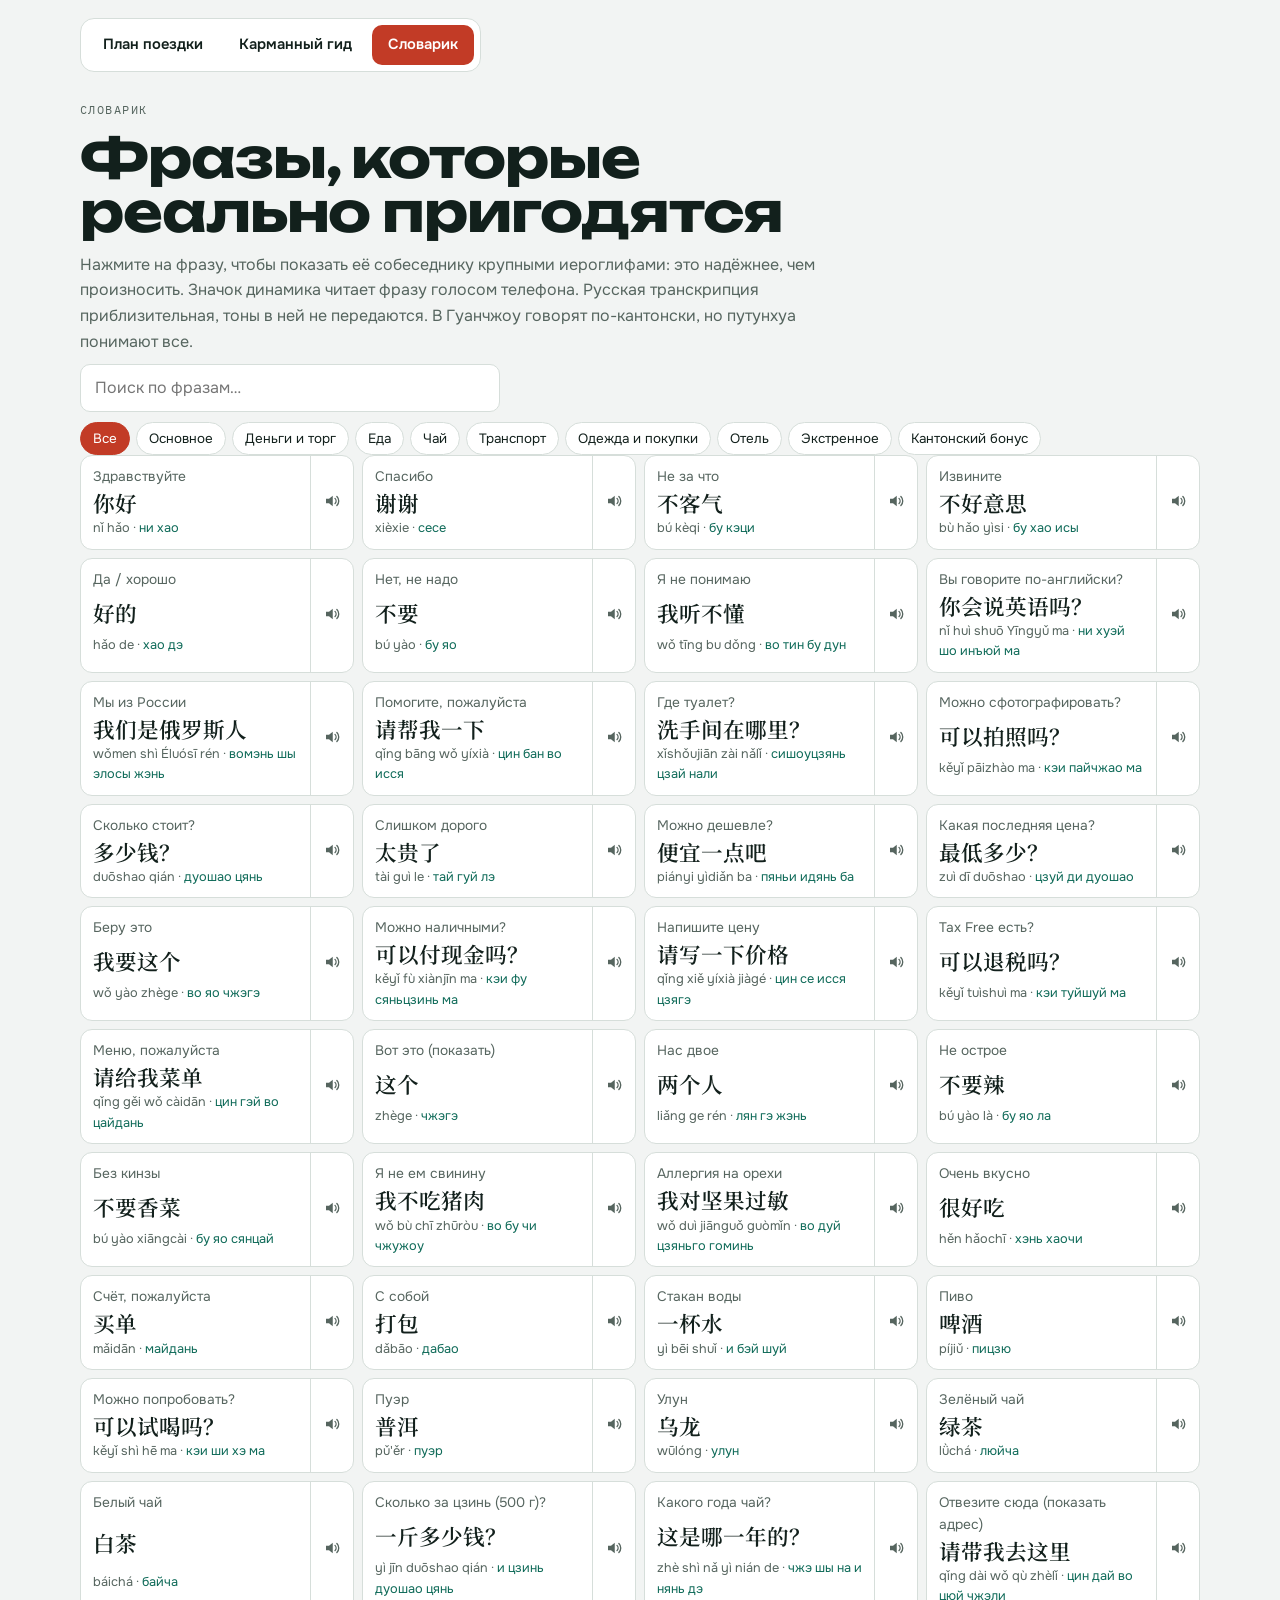
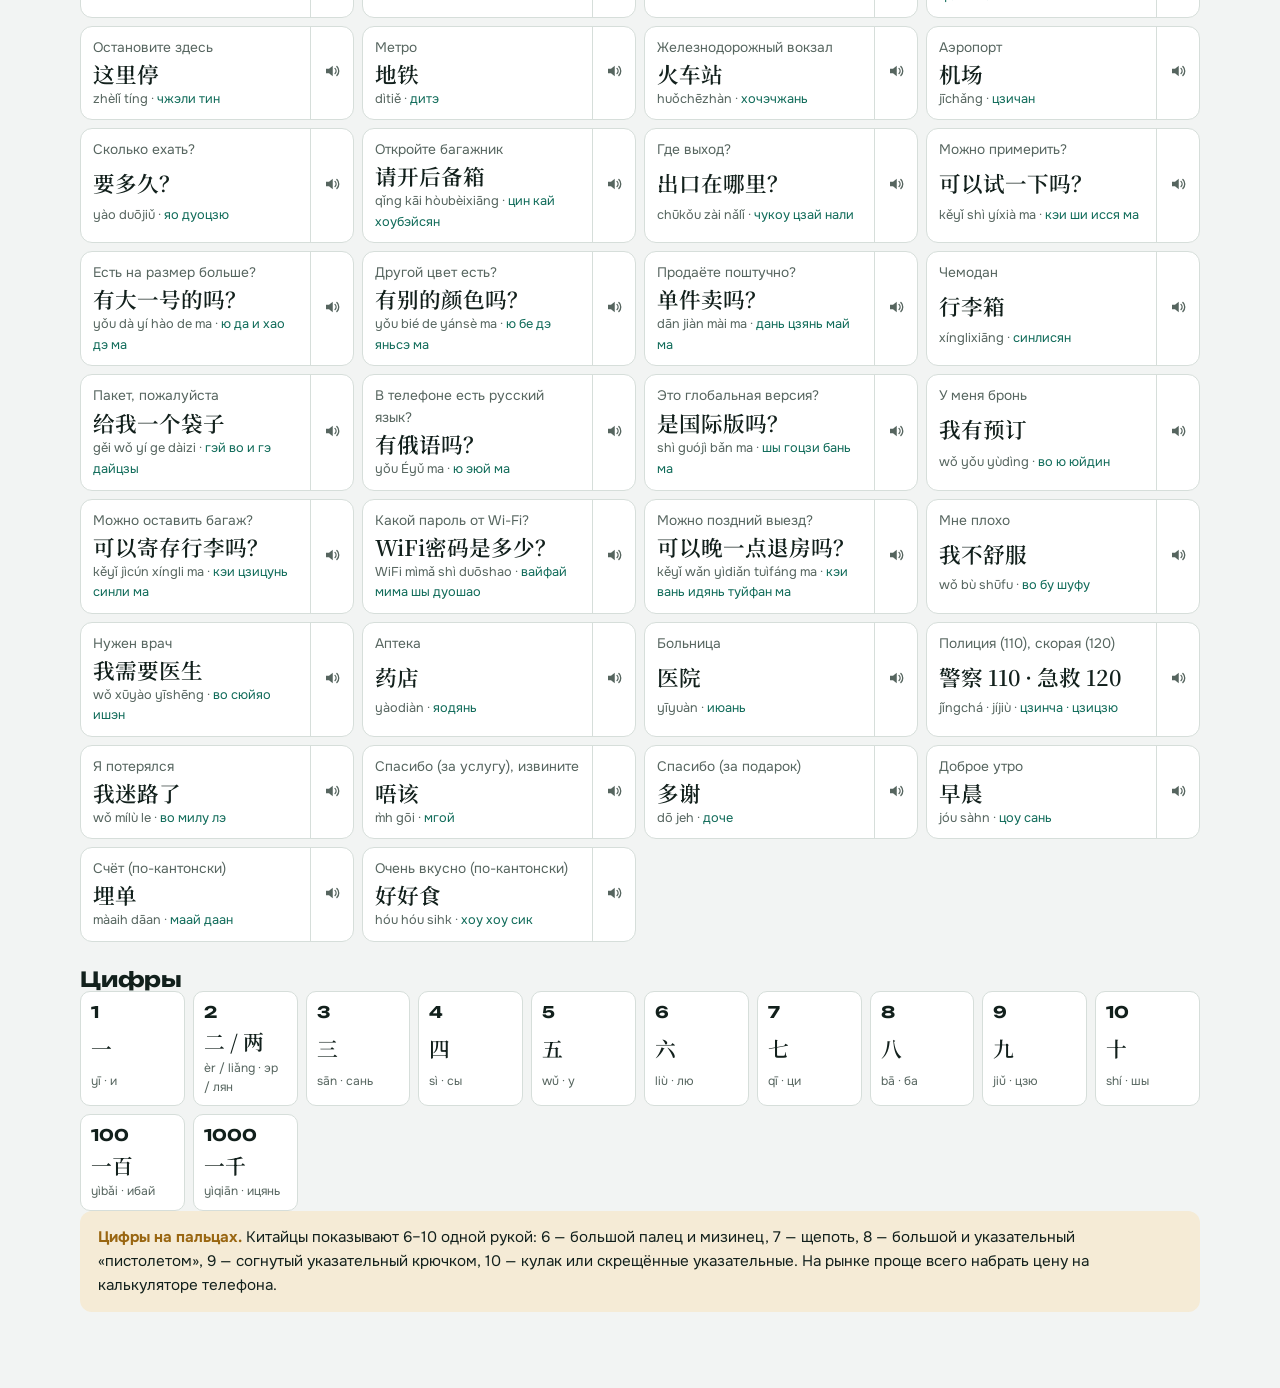
<file: phrases.html>
<!doctype html><html lang="ru"><head><meta charset="utf-8"><meta name="viewport" content="width=device-width, initial-scale=1, viewport-fit=cover"><title>Словарик</title><link rel="preconnect" href="https://fonts.googleapis.com"><link rel="preconnect" href="https://fonts.gstatic.com" crossorigin><link rel="stylesheet" href="https://fonts.googleapis.com/css2?family=Unbounded:wght@500;700&family=Onest:wght@400;500;600&family=IBM+Plex+Mono:wght@400;500&family=Noto+Serif+SC:wght@600;900&display=swap"><style>html{color-scheme:light}body{margin:0;padding-block:env(safe-area-inset-top,0px) env(safe-area-inset-bottom,0px)}img{max-width:100%}[hidden]{display:none!important}</style><style>/* Layout: журнальный путеводитель — фото на всю ширину, дни как развороты: галерея сверху, таймлайн слева, карта справа */
:root {
  --bg: #F2F4F3;
  --surface: #FFFFFF;
  --ink: #12201C;
  --muted: #56655F;
  --line: #D6DEDA;
  --jade: #0E6A58;
  --jade-soft: #E0EEE9;
  --vermilion: #C23B26;
  --gold: #996611;
  --gold-soft: #F5EBD6;
  --land: #ECF0EE;
  --water: #BFD9DB;
  --grid: #DEE5E2;
  --park: #D3E6D6;
  --metro: #B9C4C0;
  --f-display: "Unbounded", "Arial Black", system-ui, sans-serif;
  --f-body: "Onest", "Segoe UI", system-ui, -apple-system, sans-serif;
  --f-mono: "IBM Plex Mono", ui-monospace, Menlo, monospace;
  --f-zh: "Noto Serif SC", "Songti SC", "SimSun", serif;
}
@media (prefers-color-scheme: dark) {
  :root:not([data-theme="light"]) {
    --bg: #0D1513; --surface: #15201D; --ink: #E4ECE8; --muted: #93A49D; --line: #263430;
    --jade: #52BC9F; --jade-soft: #173029; --vermilion: #F06A52; --gold: #E2AE57; --gold-soft: #2E2516;
    --land: #17221F; --water: #1F3D42; --grid: #1D2A27; --park: #1A3226; --metro: #34433F; color-scheme: dark;
  }
}
:root[data-theme="dark"] {
  --bg: #0D1513; --surface: #15201D; --ink: #E4ECE8; --muted: #93A49D; --line: #263430;
  --jade: #52BC9F; --jade-soft: #173029; --vermilion: #F06A52; --gold: #E2AE57; --gold-soft: #2E2516;
  --land: #17221F; --water: #1F3D42; --grid: #1D2A27; --park: #1A3226; --metro: #34433F; color-scheme: dark;
}
* { box-sizing: border-box; }
[hidden] { display: none !important; }
body { background: var(--bg); color: var(--ink); font-family: var(--f-body); font-size: 16px; line-height: 1.6; }
h1, h2, h3 { margin: 0; text-wrap: balance; }
h2 { font-family: var(--f-display); font-weight: 700; font-size: clamp(1.6rem, 4.4vw, 2.6rem); line-height: 1.1; letter-spacing: -0.01em; }
h3 { font-family: var(--f-display); font-weight: 500; font-size: clamp(1.15rem, 2.6vw, 1.5rem); line-height: 1.2; }
p { margin: 0; }
a { color: var(--jade); text-underline-offset: 3px; }
a:focus-visible, input:focus-visible { outline: 2px solid var(--vermilion); outline-offset: 2px; }
.zh { font-family: var(--f-zh); font-weight: 600; }
.eyebrow { font-family: var(--f-mono); font-size: .76rem; letter-spacing: .12em; text-transform: uppercase; color: var(--muted); }
.wrap { max-width: 1160px; margin: 0 auto; padding-inline: 20px; }
section.block { padding-block: 72px 0; display: grid; gap: 22px; }
.sec-head { display: grid; gap: 10px; max-width: 760px; }
.sec-head p { color: var(--muted); font-size: 1.05rem; }

/* ---------- HERO ---------- */
.hero { position: relative; color: #fff; background: #0A1714; overflow: hidden; }
.hero img.bg { position: absolute; inset: 0; width: 100%; height: 100%; object-fit: cover; object-position: center 60%; }
.hero::after { content: ""; position: absolute; inset: 0; background: linear-gradient(180deg, rgba(6,14,12,.25) 0%, rgba(6,14,12,.15) 40%, rgba(6,14,12,.88) 100%); }
.hero .inner { position: relative; z-index: 1; max-width: 1160px; margin: 0 auto; padding-inline: 20px; padding-block: 140px 56px; display: grid; grid-template-columns: minmax(0, 1fr) auto; gap: 24px; align-items: end; }
.hero .kicker { font-family: var(--f-mono); font-size: .8rem; letter-spacing: .14em; text-transform: uppercase; color: rgba(255,255,255,.82); }
.hero h1 { font-family: var(--f-display); font-weight: 700; font-size: clamp(2.8rem, 10vw, 7.4rem); line-height: .95; letter-spacing: -0.03em; margin-top: 12px; }
.hero .sub { margin-top: 18px; max-width: 54ch; font-size: 1.12rem; color: rgba(255,255,255,.9); }
.hero .vert { writing-mode: vertical-rl; font-family: var(--f-zh); font-weight: 900; font-size: clamp(4rem, 12vw, 8.5rem); line-height: 1; color: #F2563C; text-shadow: 0 4px 30px rgba(0,0,0,.4); }

.facts { position: relative; z-index: 2; margin-top: -28px; display: grid; grid-template-columns: repeat(4, minmax(0, 1fr)); background: var(--surface); border-radius: 14px; box-shadow: 0 10px 40px rgba(10,30,25,.12); overflow: hidden; }
.facts > div { padding: 18px 20px; border-left: 1px solid var(--line); min-width: 0; }
.facts > div:first-child { border-left: 0; }
.facts b { display: block; font-family: var(--f-display); font-weight: 500; font-size: 1.3rem; margin-top: 4px; }
.facts span.s { color: var(--muted); font-size: .86rem; }

/* ---------- OVERVIEW ---------- */
.overview { display: grid; grid-template-columns: minmax(0, 1.35fr) minmax(0, 1fr); gap: 28px; align-items: start; }
.map-frame { background: var(--surface); border-radius: 14px; padding: 10px; border: 1px solid var(--line); }
svg.map { display: block; width: 100%; height: auto; border-radius: 8px; }
.map .m-land { fill: var(--land); }
.map .m-grid { stroke: var(--grid); stroke-width: .6; fill: none; }
.map .m-water { fill: var(--water); }
.map .m-park { fill: var(--park); }
.map .m-metro { fill: none; stroke: var(--metro); stroke-width: 1.3; stroke-linecap: round; stroke-linejoin: round; }
.map .m-route { fill: none; stroke: var(--vermilion); stroke-width: 2.4; stroke-dasharray: 7 6; stroke-linecap: round; stroke-linejoin: round; opacity: .9; }
.map .m-pin circle { fill: var(--vermilion); stroke: var(--surface); stroke-width: 3; }
.map .m-pin text { fill: #fff; font: 600 15px var(--f-body); }
.map .m-alt circle { fill: var(--jade); }
.map .m-hotel rect { fill: var(--jade); stroke: var(--surface); stroke-width: 2; }
.map .m-hotel path { stroke: #fff; stroke-width: 1.8; fill: none; stroke-linecap: round; }
.map .m-label { font: 500 16.5px var(--f-body); fill: var(--ink); paint-order: stroke; stroke: var(--land); stroke-width: 5px; stroke-linejoin: round; }
.map .m-hl { fill: var(--jade); font-weight: 600; }
.map .m-scale path { stroke: var(--muted); fill: none; stroke-width: 1.2; }
.map .m-scale text, .map .m-north text { font: 500 13px var(--f-mono); fill: var(--muted); }
.map .m-north path { fill: var(--muted); }
.map-note { font-size: .8rem; color: var(--muted); padding: 8px 6px 2px; }

.daylist { list-style: none; margin: 0; padding: 0; display: grid; gap: 2px; }
.daylist a { display: grid; grid-template-columns: 34px minmax(0, 1fr); gap: 12px; align-items: baseline; padding: 9px 10px; border-radius: 10px; text-decoration: none; color: var(--ink); }
.daylist a:hover { background: var(--surface); }
.daylist .num { font-family: var(--f-display); font-weight: 700; color: var(--vermilion); font-size: 1.05rem; }
.daylist .d { font-family: var(--f-mono); font-size: .74rem; color: var(--muted); letter-spacing: .06em; text-transform: uppercase; display: block; }
.daylist .t { font-weight: 500; }

/* ---------- HOTELS ---------- */
.hotels { display: grid; grid-template-columns: repeat(2, minmax(0, 1fr)); gap: 20px; }
.hotel { background: var(--surface); border-radius: 14px; overflow: hidden; border: 1px solid var(--line); display: grid; grid-template-rows: auto 1fr; }
.hotel .ph { aspect-ratio: 16 / 10; overflow: hidden; position: relative; }
.hotel .ph img { width: 100%; height: 100%; object-fit: cover; display: block; }
.hotel .nights { position: absolute; left: 14px; top: 14px; background: var(--vermilion); color: #fff; font-family: var(--f-mono); font-size: .78rem; padding: 4px 10px; border-radius: 999px; letter-spacing: .04em; }
.hotel .body { padding: 20px 22px 22px; display: grid; gap: 10px; align-content: start; }
.hotel .zh { color: var(--muted); font-size: 1rem; }
.hotel .price { font-family: var(--f-mono); color: var(--gold); font-size: .95rem; }
.combo { display: flex; flex-wrap: wrap; gap: 8px 24px; justify-content: space-between; align-items: center; background: var(--jade-soft); border-radius: 12px; padding: 16px 20px; }
.combo b { font-family: var(--f-display); font-weight: 500; font-size: 1.15rem; }
.combo span { font-family: var(--f-mono); font-size: .92rem; }

.tbl { overflow-x: auto; border-radius: 12px; border: 1px solid var(--line); background: var(--surface); }
table { border-collapse: collapse; width: 100%; font-size: .93rem; }
th, td { text-align: left; padding: 11px 14px; border-bottom: 1px solid var(--line); vertical-align: top; }
th { font-family: var(--f-mono); font-size: .7rem; letter-spacing: .1em; text-transform: uppercase; color: var(--muted); font-weight: 500; white-space: nowrap; }
tr:last-child td { border-bottom: 0; }
td.num, th.num { text-align: right; font-family: var(--f-mono); font-variant-numeric: tabular-nums; white-space: nowrap; }
tr.total td { font-weight: 600; background: var(--jade-soft); }
.chip { display: inline-block; font-size: .72rem; font-weight: 600; padding: 2px 9px; border-radius: 999px; background: var(--jade-soft); color: var(--jade); white-space: nowrap; }
.chip.red { background: color-mix(in srgb, var(--vermilion) 14%, transparent); color: var(--vermilion); }
.chip.gold { background: var(--gold-soft); color: var(--gold); }
.note { background: var(--gold-soft); border-radius: 12px; padding: 14px 18px; font-size: .95rem; }
.note b { color: var(--gold); }

/* ---------- DAYS ---------- */
.day { padding-block: 64px 0; display: grid; gap: 22px; scroll-margin-top: 20px; }
.day + .day { border-top: 1px solid var(--line); margin-top: 64px; }
.day-head { display: grid; grid-template-columns: auto minmax(0, 1fr); gap: 6px 26px; align-items: start; }
.day-no { font-family: var(--f-display); font-weight: 700; font-size: clamp(3.2rem, 8vw, 5.6rem); line-height: .85; color: transparent; -webkit-text-stroke: 2px var(--vermilion); letter-spacing: -0.04em; }
.day-head .meta { display: flex; flex-wrap: wrap; gap: 8px; align-items: center; }
.day-head h3 { font-size: clamp(1.35rem, 3.2vw, 2rem); font-weight: 700; margin-top: 6px; }
.day-head .lede { color: var(--muted); margin-top: 8px; max-width: 66ch; }

.gallery { display: grid; gap: 10px; }
.gallery figure { margin: 0; position: relative; overflow: hidden; border-radius: 12px; background: var(--land); min-height: 0; }
.gallery img { width: 100%; height: 100%; object-fit: cover; display: block; }
.gallery figcaption { position: absolute; left: 0; right: 0; bottom: 0; padding: 26px 14px 10px; font-size: .84rem; color: #fff; background: linear-gradient(180deg, transparent, rgba(0,0,0,.72)); }
.g3 { grid-template-columns: 2fr 1fr; grid-template-rows: 200px 200px; }
.g3 figure:first-child { grid-row: span 2; }
.g2 { grid-template-columns: 1.6fr 1fr; grid-template-rows: 340px; }
.g1 { grid-template-rows: 380px; }

.day-body { display: grid; grid-template-columns: minmax(0, 1.25fr) minmax(0, 1fr); gap: 32px; align-items: start; }
.timeline { list-style: none; margin: 0; padding: 0; position: relative; }
.timeline::before { content: ""; position: absolute; left: 15px; top: 14px; bottom: 14px; width: 2px; background: var(--line); }

.timeline .dot { width: 32px; height: 32px; border-radius: 50%; display: grid; place-items: center; font-weight: 600; font-size: .85rem; position: relative; z-index: 1; }
.timeline .dot.pin { background: var(--vermilion); color: #fff; box-shadow: 0 0 0 4px var(--bg); }
.timeline .dot.alt { background: var(--jade); }
.timeline .dot.plain { background: var(--bg); }
.timeline .dot.plain::after { content: ""; width: 10px; height: 10px; border-radius: 50%; border: 2px solid var(--muted); background: var(--bg); }
.timeline .row1 { display: flex; flex-wrap: wrap; align-items: baseline; gap: 4px 12px; }
.timeline .time { font-family: var(--f-mono); font-size: .8rem; color: var(--muted); }
.timeline .price { margin-left: auto; font-family: var(--f-mono); font-size: .8rem; color: var(--gold); background: var(--gold-soft); padding: 1px 8px; border-radius: 6px; white-space: nowrap; }
.timeline b { font-weight: 600; font-size: 1.04rem; }
.timeline .zh { color: var(--muted); font-size: .92rem; margin-left: 6px; }
.timeline p { color: var(--muted); font-size: .94rem; margin-top: 3px; }

.map-card { position: sticky; top: calc(env(safe-area-inset-top, 0px) + 16px); display: grid; gap: 10px; }
.map-links { display: flex; flex-wrap: wrap; gap: 8px; }
.map-links a { font-size: .86rem; text-decoration: none; border: 1px solid var(--line); background: var(--surface); color: var(--ink); padding: 6px 12px; border-radius: 999px; }
.map-links a:hover { border-color: var(--jade); color: var(--jade); }
.cost { display: flex; justify-content: space-between; flex-wrap: wrap; gap: 6px; background: var(--surface); border: 1px solid var(--line); border-radius: 12px; padding: 12px 16px; }
.cost .v { font-family: var(--f-mono); font-weight: 500; }

/* ---------- FOOD ---------- */
.food-hero { display: grid; grid-template-columns: minmax(0, 1fr) minmax(0, 1fr); gap: 24px; align-items: stretch; }
.food-hero figure { margin: 0; border-radius: 14px; overflow: hidden; min-height: 300px; position: relative; }
.food-hero figure img { width: 100%; height: 100%; object-fit: cover; display: block; position: absolute; inset: 0; }
.rest-cols { display: grid; grid-template-columns: repeat(3, minmax(0, 1fr)); gap: 18px; }
.rest { background: var(--surface); border: 1px solid var(--line); border-radius: 14px; padding: 18px 20px; display: grid; gap: 12px; align-content: start; min-width: 0; }
.rest h3 { font-size: 1.05rem; }
.rest ul { list-style: none; margin: 0; padding: 0; display: grid; gap: 10px; }
.rest li { display: grid; grid-template-columns: minmax(0, 1fr) auto; gap: 10px; font-size: .93rem; }
.rest li small { display: block; color: var(--muted); font-size: .84rem; }
.rest .p { font-family: var(--f-mono); font-size: .82rem; color: var(--gold); white-space: nowrap; }
.dishes { display: grid; grid-template-columns: repeat(auto-fill, minmax(180px, 1fr)); gap: 14px; }
.dish { margin: 0; background: var(--surface); border-radius: 12px; overflow: hidden; border: 1px solid var(--line); }
.dish .ph { aspect-ratio: 4 / 3; overflow: hidden; }
.dish img { width: 100%; height: 100%; object-fit: cover; display: block; }
.dish figcaption { padding: 10px 12px 12px; display: grid; gap: 1px; }
.dish .zh { font-size: 1.45rem; line-height: 1.2; }
.dish .r { font-weight: 600; font-size: .95rem; }
.dish small { color: var(--muted); font-size: .82rem; }
.etiquette { display: grid; grid-template-columns: repeat(4, minmax(0, 1fr)); gap: 14px; }
.etiquette div { border-top: 2px solid var(--vermilion); padding-top: 10px; font-size: .93rem; min-width: 0; }

/* ---------- STAY / SHOP ---------- */
.stay { display: grid; grid-template-columns: minmax(0, 1.4fr) minmax(0, 1fr); gap: 18px; }
.stay-card { background: var(--surface); border: 1px solid var(--line); border-radius: 14px; padding: 22px; display: grid; gap: 10px; align-content: start; min-width: 0; }
.stay-card.main { border-top: 4px solid var(--jade); }
.stay-card .zh { color: var(--muted); }
.stay-card .price { font-family: var(--f-mono); color: var(--gold); font-size: .92rem; }
.shop-grid { display: grid; grid-template-columns: repeat(2, minmax(0, 1fr)); gap: 18px; }
.shop-place { background: var(--surface); border: 1px solid var(--line); border-radius: 14px; overflow: hidden; display: grid; grid-template-rows: 220px auto; min-width: 0; }
.shop-place img { width: 100%; height: 100%; object-fit: cover; display: block; }
.shop-place > div { padding: 18px 20px 20px; display: grid; gap: 8px; }
/* ---------- MORE ---------- */
.trips { display: grid; grid-template-columns: repeat(2, minmax(0, 1fr)); gap: 18px; }
.trip { background: var(--surface); border: 1px solid var(--line); border-radius: 14px; overflow: hidden; display: grid; grid-template-rows: auto 1fr; }
.trip .ph { aspect-ratio: 3 / 2; overflow: hidden; }
.trip img { width: 100%; height: 100%; object-fit: cover; display: block; }
.trip .body { padding: 16px 18px 18px; display: grid; gap: 8px; align-content: start; }
.trip .route { font-family: var(--f-mono); font-size: .8rem; color: var(--muted); }
.trip .p { font-family: var(--f-mono); font-size: .86rem; color: var(--gold); }

/* ---------- BUDGET ---------- */
.bar { display: flex; height: 54px; border-radius: 10px; overflow: hidden; }
.bar div { display: flex; align-items: center; padding-inline: 12px; color: #fff; font-size: .82rem; font-weight: 600; white-space: nowrap; overflow: hidden; min-width: 0; }
.bar .b1 { background: #2D5C8F; } .bar .b2 { background: var(--jade); } .bar .b3 { background: var(--vermilion); } .bar .b4 { background: #8A7A55; }
.bar-legend { display: flex; flex-wrap: wrap; gap: 8px 22px; font-size: .88rem; color: var(--muted); }
.bar-legend i { display: inline-block; width: 10px; height: 10px; border-radius: 2px; margin-right: 6px; }
.big-total { display: flex; flex-wrap: wrap; align-items: baseline; gap: 6px 16px; }
.big-total b { font-family: var(--f-display); font-weight: 700; font-size: clamp(2rem, 6vw, 3.4rem); letter-spacing: -0.02em; }

/* ---------- PRACTICAL ---------- */
.prac { display: grid; grid-template-columns: repeat(auto-fit, minmax(300px, 1fr)); gap: 18px; }
.prac > div { background: var(--surface); border: 1px solid var(--line); border-radius: 14px; padding: 20px 22px; min-width: 0; }
.prac h3 { font-size: 1.1rem; margin-bottom: 10px; }
.prac ul { margin: 0; padding-left: 1.1em; display: grid; gap: 7px; font-size: .95rem; }
.phr { display: grid; grid-template-columns: repeat(auto-fill, minmax(170px, 1fr)); gap: 10px; }
.phr div { background: var(--surface); border: 1px solid var(--line); border-radius: 12px; padding: 12px 14px; }
.phr .zh { display: block; font-size: 1.5rem; line-height: 1.25; }
.phr small { color: var(--muted); display: block; }

.check { list-style: none; margin: 0; padding: 0; display: grid; grid-template-columns: repeat(2, minmax(0, 1fr)); gap: 8px; }
.check label { display: flex; gap: 12px; align-items: flex-start; cursor: pointer; padding: 12px 14px; border-radius: 12px; background: var(--surface); border: 1px solid var(--line); height: 100%; }
.check input { margin-top: 4px; accent-color: var(--jade); width: 18px; height: 18px; flex: none; }
.check input:checked + span { color: var(--muted); text-decoration: line-through; }

footer { margin-top: 80px; padding-block: 28px 56px; border-top: 1px solid var(--line); color: var(--muted); font-size: .84rem; display: grid; gap: 12px; }
.credits { columns: 3 260px; column-gap: 28px; font-size: .78rem; line-height: 1.5; }
.credits div { break-inside: avoid; margin-bottom: 4px; }



/* ---------- NAV / GUIDE / PHRASES / SOUVENIRS ---------- */
.sitenav { display: flex; flex-wrap: wrap; gap: 4px; padding: 6px; margin-top: 18px; background: var(--surface); border: 1px solid var(--line); border-radius: 14px; width: fit-content; max-width: 100%; }
.sitenav a { text-decoration: none; color: var(--ink); font-weight: 600; font-size: .92rem; padding: 8px 16px; border-radius: 10px; }
.sitenav a[aria-current="page"] { background: var(--vermilion); color: #fff; }
.sitenav a:not([aria-current="page"]):hover { background: var(--bg); }

nav.toc { display: flex; flex-wrap: wrap; gap: 8px; margin-top: 22px; }
nav.toc a { text-decoration: none; color: var(--ink); border: 1px solid var(--line); background: var(--surface); padding: 6px 13px; border-radius: 999px; font-size: .88rem; }
nav.toc a:hover { border-color: var(--vermilion); color: var(--vermilion); }
.glink { display: inline-block; margin-top: 6px; font-size: .84rem; font-weight: 600; color: var(--jade); text-decoration: none; }
.gtoc { display: flex; flex-wrap: wrap; gap: 6px; }
.gtoc a { font-size: .82rem; color: var(--muted); text-decoration: none; padding: 3px 10px; border-radius: 999px; background: var(--surface); border: 1px solid var(--line); }
.gtoc a:hover { color: var(--jade); border-color: var(--jade); }
.glist { display: grid; gap: 12px; }
.gcard { background: var(--surface); border: 1px solid var(--line); border-radius: 14px; scroll-margin-top: 16px; }
.gcard[open] { border-color: color-mix(in srgb, var(--jade) 50%, var(--line)); }
.gcard summary { list-style: none; cursor: pointer; padding: 18px 22px; display: grid; gap: 6px; }
.gcard summary::-webkit-details-marker { display: none; }
.gsum { display: flex; flex-wrap: wrap; justify-content: space-between; gap: 6px 16px; align-items: baseline; }
.gtitle { font-family: var(--f-display); font-weight: 500; font-size: 1.15rem; }
.gtitle .zh { color: var(--muted); font-size: .95rem; }
.gmeta { font-family: var(--f-mono); font-size: .76rem; color: var(--muted); }
.gcard summary::after { content: "Открыть ↓"; font-size: .8rem; color: var(--jade); font-weight: 600; }
.gcard[open] summary::after { content: "Свернуть ↑"; }
.gintro { color: var(--muted); max-width: 72ch; }
.gbody { padding: 0 22px 22px; display: grid; gap: 16px; }
.gtools { display: flex; flex-wrap: wrap; gap: 8px; }
.gbtn { font: inherit; font-size: .86rem; font-weight: 600; padding: 7px 14px; border-radius: 999px; border: 1.5px solid var(--line); background: var(--bg); color: var(--ink); cursor: pointer; }
.gbtn:hover { border-color: var(--jade); color: var(--jade); }
.gbtn[aria-pressed="true"], .gbtn.playing { background: var(--jade); border-color: var(--jade); color: #fff; }
.gstations { list-style: none; margin: 0; padding: 0; display: grid; gap: 14px; counter-reset: st; }
.gst { counter-increment: st; position: relative; padding-left: 44px; max-width: 76ch; }
.gst::before { content: attr(data-n); position: absolute; left: 0; top: 2px; width: 30px; height: 30px; border-radius: 50%; background: var(--jade-soft); color: var(--jade); display: grid; place-items: center; font-weight: 700; font-size: .9rem; }
.gwhere { font-family: var(--f-mono); font-size: .74rem; color: var(--muted); letter-spacing: .04em; text-transform: uppercase; }
.gst h4 { margin: 2px 0 4px; font-size: 1.02rem; }
.gst p { line-height: 1.65; }
.stepmode .gst { display: none; }
.stepmode .gst.cur { display: block; font-size: 1.08rem; }
.gnav { display: flex; align-items: center; gap: 12px; }
.gpos { font-family: var(--f-mono); font-size: .85rem; color: var(--muted); }
.gextra { display: grid; grid-template-columns: repeat(auto-fit, minmax(260px, 1fr)); gap: 14px; }
.gfind, .gfact { background: var(--bg); border-radius: 12px; padding: 14px 16px; display: grid; gap: 8px; align-content: start; }
.gfind ul { list-style: none; margin: 0; padding: 0; display: grid; gap: 6px; }
.gfind label { display: flex; gap: 10px; align-items: flex-start; cursor: pointer; font-size: .93rem; }
.gfind input { margin-top: 4px; accent-color: var(--jade); width: 16px; height: 16px; flex: none; }
.gfind input:checked + span { color: var(--muted); text-decoration: line-through; }
.gfact p { font-size: .94rem; }
.ptools { display: grid; gap: 10px; }
#psearch { font: inherit; padding: 10px 14px; border-radius: 10px; border: 1.5px solid var(--line); background: var(--surface); color: var(--ink); width: 100%; max-width: 420px; }
.ptabs { display: flex; flex-wrap: wrap; gap: 6px; }
.ptab { font: inherit; font-size: .84rem; padding: 5px 12px; border-radius: 999px; border: 1px solid var(--line); background: var(--surface); color: var(--ink); cursor: pointer; }
.ptab[aria-pressed="true"] { background: var(--vermilion); border-color: var(--vermilion); color: #fff; }
.plist { list-style: none; margin: 0; padding: 0; display: grid; grid-template-columns: repeat(auto-fill, minmax(250px, 1fr)); gap: 8px; }
.phrase { display: grid; grid-template-columns: minmax(0, 1fr) auto; background: var(--surface); border: 1px solid var(--line); border-radius: 12px; overflow: hidden; }
.pshow { font: inherit; text-align: left; background: none; border: 0; color: var(--ink); padding: 10px 12px; display: grid; gap: 1px; cursor: pointer; min-width: 0; }
.pshow:hover { background: var(--bg); }
.pru { font-size: .86rem; color: var(--muted); }
.pzh { font-family: var(--f-zh); font-weight: 600; font-size: 1.35rem; line-height: 1.3; }
.ppy { font-size: .8rem; color: var(--muted); }
.ppy i { font-style: normal; color: var(--jade); }
.psay { background: none; border: 0; border-left: 1px solid var(--line); color: var(--muted); padding: 0 12px; cursor: pointer; }
.psay:hover { color: var(--jade); }
.nums { display: grid; grid-template-columns: repeat(auto-fill, minmax(100px, 1fr)); gap: 8px; }
.nums div { background: var(--surface); border: 1px solid var(--line); border-radius: 10px; padding: 8px 10px; display: grid; }
.nums b { font-family: var(--f-display); }
.nums .zh { font-size: 1.3rem; }
.nums small { color: var(--muted); font-size: .76rem; }
.pbig { position: fixed; inset: 0; z-index: 50; background: var(--surface); display: grid; place-content: center; text-align: center; padding: 24px; gap: 14px; cursor: pointer; }
.pbig-zh { font-family: var(--f-zh); font-weight: 900; font-size: clamp(3rem, 16vw, 9rem); line-height: 1.15; color: var(--ink); word-break: keep-all; }
.pbig-py { font-size: 1.3rem; color: var(--muted); }
.pbig-ru { font-size: 1.1rem; }
.pbig-hint { font-size: .85rem; color: var(--muted); }
.pclose { position: absolute; top: calc(env(safe-area-inset-top, 0px) + 12px); right: 16px; font-size: 1.4rem; background: none; border: 0; color: var(--muted); cursor: pointer; }
.souvs { list-style: none; margin: 0; padding: 0; display: grid; grid-template-columns: repeat(auto-fill, minmax(300px, 1fr)); gap: 10px; }
.souv { display: grid; grid-template-columns: minmax(0, 1fr) auto; gap: 12px; background: var(--surface); border: 1px solid var(--line); border-radius: 12px; padding: 14px 16px; }
.souv .zh { color: var(--muted); font-size: .92rem; }
.souv small { display: block; font-family: var(--f-mono); font-size: .74rem; color: var(--jade); margin-top: 2px; }
.souv p { font-size: .88rem; color: var(--muted); margin-top: 4px; }
.souv .p { font-family: var(--f-mono); font-size: .82rem; color: var(--gold); white-space: nowrap; }

/* ---------- CHOICES / LEGS / STICKY ---------- */
.timeline li.stop { position: relative; display: grid; grid-template-columns: 32px minmax(0, 1fr); gap: 16px; padding-block: 12px; }
.timeline li.leg { display: grid; grid-template-columns: 32px minmax(0, 1fr); gap: 16px; padding-block: 0; align-items: center; }
.legtxt { font-size: .82rem; color: var(--muted); font-family: var(--f-mono); padding: 3px 10px; border-radius: 6px; background: var(--surface); border: 1px dashed var(--line); justify-self: start; }
.legtxt b { color: var(--ink); font-weight: 500; }
.leg.walk .legtxt { border-color: color-mix(in srgb, var(--jade) 45%, transparent); }
.price.var { background: var(--jade-soft); color: var(--jade); }
.choice { display: grid; grid-template-columns: repeat(auto-fit, minmax(190px, 1fr)); gap: 8px; margin-top: 10px; }
.opt { position: relative; display: grid; gap: 3px; align-content: start; padding: 10px 12px 10px 36px; border: 1.5px solid var(--line); border-radius: 10px; background: var(--surface); cursor: pointer; transition: border-color .15s, background .15s; min-width: 0; }
.opt:hover { border-color: color-mix(in srgb, var(--vermilion) 50%, var(--line)); }
.opt input { position: absolute; left: 12px; top: 13px; width: 16px; height: 16px; accent-color: var(--vermilion); margin: 0; }
.opt:has(input:checked) { border-color: var(--vermilion); background: color-mix(in srgb, var(--vermilion) 7%, var(--surface)); }
.opt:has(input:focus-visible) { outline: 2px solid var(--vermilion); outline-offset: 2px; }
.opt .ot { font-weight: 600; font-size: .93rem; display: flex; flex-wrap: wrap; gap: 6px; align-items: center; }
.opt .op { font-family: var(--f-mono); font-size: .82rem; color: var(--gold); }
.opt .on { font-size: .84rem; color: var(--muted); line-height: 1.45; }
.opt .od { font-family: var(--f-mono); font-size: .76rem; color: var(--muted); }
.opt:has(input:checked) .od { color: var(--vermilion); }
.rec { font-family: var(--f-mono); font-size: .66rem; letter-spacing: .06em; text-transform: uppercase; background: var(--jade-soft); color: var(--jade); padding: 1px 7px; border-radius: 999px; font-weight: 500; }
.hotels-choice { grid-template-columns: repeat(auto-fit, minmax(240px, 1fr)); margin-top: 0; }
.hotels-choice .opt { padding: 16px 16px 16px 40px; }
.hotels-choice .opt input { top: 19px; left: 14px; }
.hotels-choice .ot { font-family: var(--f-display); font-weight: 500; font-size: 1.05rem; }
.sub-h { font-size: 1rem; font-family: var(--f-mono); font-weight: 500; letter-spacing: .04em; color: var(--muted); margin-top: 6px; }
.chip.walk { background: var(--gold-soft); color: var(--gold); }
.cost { display: grid; grid-template-columns: 1fr auto; gap: 6px 16px; }
.cost > div { display: grid; gap: 2px; }
.cost > div:last-child { text-align: right; }
.cost .lbl { font-size: .78rem; color: var(--muted); }
.trip { cursor: pointer; position: relative; transition: border-color .15s, box-shadow .15s; }
.trip input { position: absolute; opacity: 0; pointer-events: none; }
.trip:has(input:checked) { border-color: var(--vermilion); box-shadow: 0 0 0 2px var(--vermilion); }
.trip:has(input:focus-visible) { outline: 2px solid var(--vermilion); outline-offset: 3px; }
.trip-top { display: flex; justify-content: space-between; gap: 10px; align-items: center; }
.addbox { font-size: .8rem; font-weight: 600; padding: 4px 12px; border-radius: 999px; border: 1.5px solid var(--line); white-space: nowrap; }
.trip:has(input:checked) .addbox { background: var(--vermilion); border-color: var(--vermilion); color: #fff; }
.trip:has(input:checked) .addbox::before { content: "✓ "; }
.ph-empty { display: grid; place-items: center; background: linear-gradient(135deg, var(--vermilion), #7a1f14); }
.ph-empty span { font-family: var(--f-zh); font-weight: 900; font-size: 4rem; color: rgba(255,255,255,.9); }
.bar .b5 { background: var(--gold); }
.sticky { position: fixed; left: 0; right: 0; bottom: 0; z-index: 20; padding: 10px 16px calc(10px + env(safe-area-inset-bottom, 0px)); background: color-mix(in srgb, var(--surface) 92%, transparent); backdrop-filter: blur(10px); border-top: 1px solid var(--line); }
.sticky-in { max-width: 1160px; margin: 0 auto; display: flex; flex-wrap: wrap; gap: 6px 18px; align-items: center; justify-content: space-between; }
.sticky b { font-family: var(--f-display); font-weight: 700; font-size: 1.15rem; margin-left: 10px; }
.s-meta { display: flex; gap: 14px; align-items: center; font-size: .86rem; color: var(--muted); }
.s-meta a { color: var(--jade); font-weight: 600; text-decoration: none; }
.s-meta button { font: inherit; font-size: .82rem; color: var(--muted); background: none; border: 1px solid var(--line); border-radius: 999px; padding: 3px 10px; cursor: pointer; }
body { padding-bottom: 76px; }
@media (max-width: 640px) { .sticky .eyebrow, .s-meta [data-upg] { display: none; } .sticky b { margin-left: 0; font-size: 1.05rem; } .sticky-in { flex-wrap: nowrap; } body { padding-bottom: 64px; } }

@media (max-width: 900px) {
  .overview, .day-body, .food-hero { grid-template-columns: 1fr; }
  .map-card { position: static; }
  .rest-cols, .trips, .stay, .shop-grid { grid-template-columns: 1fr; }
  .etiquette { grid-template-columns: repeat(2, minmax(0, 1fr)); }
}
@media (max-width: 640px) {
  .hero .inner { grid-template-columns: 1fr; padding-block: 110px 48px; }
  .hero .vert { writing-mode: horizontal-tb; font-size: 3.6rem; order: -1; }
  .facts { grid-template-columns: repeat(2, minmax(0, 1fr)); }
  .facts > div:nth-child(3) { border-left: 0; }
  .facts > div:nth-child(n+3) { border-top: 1px solid var(--line); }
  .hotels, .prac, .check, .etiquette { grid-template-columns: 1fr; }
  .day-head { grid-template-columns: 1fr; }
  .g3 { grid-template-columns: 1fr 1fr; grid-template-rows: 220px 140px; }
  .g3 figure:first-child { grid-column: span 2; grid-row: auto; }
  .g2 { grid-template-columns: 1fr; grid-template-rows: 220px 160px; }
  .g1 { grid-template-rows: 240px; }
  .bar div span { display: none; }
}
@media (prefers-reduced-motion: no-preference) { html { scroll-behavior: smooth; } }

/* ---------- GUIDE PAGE ---------- */
.ghead { padding-block: 28px 10px; display: grid; gap: 12px; max-width: 780px; }
.ghead h1 { font-family: var(--f-display); font-weight: 700; font-size: clamp(2rem, 6vw, 3.4rem); line-height: 1; letter-spacing: -0.02em; margin: 0; }
.ghead p { color: var(--muted); }
.gtoc2 { display: grid; gap: 18px; margin-top: 24px; }
.tday { display: grid; gap: 8px; }
.tgrid { display: grid; grid-template-columns: repeat(auto-fill, minmax(150px, 1fr)); gap: 8px; }
.tcard { display: grid; grid-template-rows: 90px auto; background: var(--surface); border: 1px solid var(--line); border-radius: 10px; overflow: hidden; text-decoration: none; color: var(--ink); font-size: .86rem; font-weight: 500; }
.tcard img, .tcard .noimg { width: 100%; height: 90px; object-fit: cover; display: block; }
.tcard span { padding: 6px 9px 8px; line-height: 1.3; }
.tcard:hover { border-color: var(--vermilion); }
.noimg { display: grid !important; place-items: center; background: var(--jade-soft); color: var(--jade); font-family: var(--f-zh); font-size: 2rem; }
.chapters { display: grid; gap: 14px; margin-top: 30px; }
.dayh { font-family: var(--f-display); font-weight: 700; font-size: 1.3rem; margin: 26px 0 0; }
.chap { scroll-margin-top: 14px; }
.chap details { background: var(--surface); border: 1px solid var(--line); border-radius: 16px; overflow: hidden; }
.chap details[open] { border-color: color-mix(in srgb, var(--jade) 45%, var(--line)); }
.chap summary { list-style: none; cursor: pointer; display: grid; grid-template-columns: 120px minmax(0, 1fr) auto; gap: 16px; padding: 14px; align-items: center; }
.chap summary::-webkit-details-marker { display: none; }
.sthumb img, .sthumb .noimg { width: 120px; height: 90px; object-fit: cover; border-radius: 10px; display: block; }
.stext { display: grid; gap: 3px; min-width: 0; }
.ctitle { font-family: var(--f-display); font-weight: 500; font-size: 1.18rem; line-height: 1.2; }
.ctitle .zh { color: var(--muted); font-size: .95rem; }
.hook { color: var(--ink); font-size: .95rem; }
.sopen::after { content: "Открыть"; font-size: .8rem; font-weight: 600; color: var(--jade); white-space: nowrap; }
details[open] .sopen::after { content: "Свернуть"; }
.cbody { padding: 0 22px 24px; display: grid; gap: 18px; }
.chero { margin: 0 -22px; position: relative; }
.chero img { width: 100%; max-height: 460px; object-fit: cover; display: block; }
.chero figcaption, .sfig figcaption { font-size: .8rem; color: var(--muted); padding: 6px 22px 0; }
.sfig figcaption { padding: 6px 0 0; }
.cintro { font-size: 1.08rem; max-width: 72ch; }
.story { background: var(--bg); border-radius: 14px; padding: 18px 20px; display: grid; gap: 6px; max-width: 80ch; border-left: 4px solid var(--vermilion); }
.story h4 { margin: 0; font-family: var(--f-display); font-weight: 500; font-size: 1.1rem; }
.story p { line-height: 1.7; }
.sfig { margin: 8px 0 10px; }
.sfig img { width: 100%; max-height: 420px; object-fit: cover; border-radius: 12px; display: block; }
.gfact p + p { margin-top: 6px; }
@media (max-width: 640px) {
  .chap summary { grid-template-columns: 84px minmax(0, 1fr); }
  .sthumb img, .sthumb .noimg { width: 84px; height: 72px; }
  .sopen { display: none; }
  .cbody { padding: 0 16px 20px; }
  .chero { margin: 0 -16px; }
}
</style></head><body><div class="wrap"><nav class="sitenav" aria-label="Страницы"><a href="index.html">План поездки</a><a href="guide.html">Карманный гид</a><a href="phrases.html" aria-current="page">Словарик</a></nav>
<header class="ghead"><span class="eyebrow">Словарик</span><h1>Фразы, которые реально пригодятся</h1><p>Нажмите на фразу, чтобы показать её собеседнику крупными иероглифами: это надёжнее, чем произносить. Значок динамика читает фразу голосом телефона. Русская транскрипция приблизительная, тоны в ней не передаются. В Гуанчжоу говорят по-кантонски, но путунхуа понимают все.</p></header>
<div class="ptools"><input type="search" id="psearch" placeholder="Поиск по фразам…" aria-label="Поиск по словарику"><div class="ptabs"><button type="button" class="ptab" data-cat="all" aria-pressed="true">Все</button><button type="button" class="ptab" data-cat="c0" aria-pressed="false">Основное</button><button type="button" class="ptab" data-cat="c1" aria-pressed="false">Деньги и торг</button><button type="button" class="ptab" data-cat="c2" aria-pressed="false">Еда</button><button type="button" class="ptab" data-cat="c3" aria-pressed="false">Чай</button><button type="button" class="ptab" data-cat="c4" aria-pressed="false">Транспорт</button><button type="button" class="ptab" data-cat="c5" aria-pressed="false">Одежда и покупки</button><button type="button" class="ptab" data-cat="c6" aria-pressed="false">Отель</button><button type="button" class="ptab" data-cat="c7" aria-pressed="false">Экстренное</button><button type="button" class="ptab" data-cat="c8" aria-pressed="false">Кантонский бонус</button></div></div>
<ul class="plist"><li class="phrase" data-cat="c0" data-lang="zh-CN" data-search="здравствуйте ни хао nǐ hǎo"><button type="button" class="pshow" aria-label="Показать крупно: Здравствуйте"><span class="pru">Здравствуйте</span><span class="pzh">你好</span><span class="ppy">nǐ hǎo · <i>ни хао</i></span></button><button type="button" class="psay" aria-label="Произнести"><svg viewBox="0 0 24 24" width="18" height="18" aria-hidden="true"><path d="M4 9v6h4l5 4V5L8 9H4z" fill="currentColor"/><path d="M16 8.5a5 5 0 0 1 0 7M18.5 6a8.5 8.5 0 0 1 0 12" fill="none" stroke="currentColor" stroke-width="1.8" stroke-linecap="round"/></svg></button></li><li class="phrase" data-cat="c0" data-lang="zh-CN" data-search="спасибо сесе xièxie"><button type="button" class="pshow" aria-label="Показать крупно: Спасибо"><span class="pru">Спасибо</span><span class="pzh">谢谢</span><span class="ppy">xièxie · <i>сесе</i></span></button><button type="button" class="psay" aria-label="Произнести"><svg viewBox="0 0 24 24" width="18" height="18" aria-hidden="true"><path d="M4 9v6h4l5 4V5L8 9H4z" fill="currentColor"/><path d="M16 8.5a5 5 0 0 1 0 7M18.5 6a8.5 8.5 0 0 1 0 12" fill="none" stroke="currentColor" stroke-width="1.8" stroke-linecap="round"/></svg></button></li><li class="phrase" data-cat="c0" data-lang="zh-CN" data-search="не за что бу кэци bú kèqi"><button type="button" class="pshow" aria-label="Показать крупно: Не за что"><span class="pru">Не за что</span><span class="pzh">不客气</span><span class="ppy">bú kèqi · <i>бу кэци</i></span></button><button type="button" class="psay" aria-label="Произнести"><svg viewBox="0 0 24 24" width="18" height="18" aria-hidden="true"><path d="M4 9v6h4l5 4V5L8 9H4z" fill="currentColor"/><path d="M16 8.5a5 5 0 0 1 0 7M18.5 6a8.5 8.5 0 0 1 0 12" fill="none" stroke="currentColor" stroke-width="1.8" stroke-linecap="round"/></svg></button></li><li class="phrase" data-cat="c0" data-lang="zh-CN" data-search="извините бу хао исы bù hǎo yìsi"><button type="button" class="pshow" aria-label="Показать крупно: Извините"><span class="pru">Извините</span><span class="pzh">不好意思</span><span class="ppy">bù hǎo yìsi · <i>бу хао исы</i></span></button><button type="button" class="psay" aria-label="Произнести"><svg viewBox="0 0 24 24" width="18" height="18" aria-hidden="true"><path d="M4 9v6h4l5 4V5L8 9H4z" fill="currentColor"/><path d="M16 8.5a5 5 0 0 1 0 7M18.5 6a8.5 8.5 0 0 1 0 12" fill="none" stroke="currentColor" stroke-width="1.8" stroke-linecap="round"/></svg></button></li><li class="phrase" data-cat="c0" data-lang="zh-CN" data-search="да / хорошо хао дэ hǎo de"><button type="button" class="pshow" aria-label="Показать крупно: Да / хорошо"><span class="pru">Да / хорошо</span><span class="pzh">好的</span><span class="ppy">hǎo de · <i>хао дэ</i></span></button><button type="button" class="psay" aria-label="Произнести"><svg viewBox="0 0 24 24" width="18" height="18" aria-hidden="true"><path d="M4 9v6h4l5 4V5L8 9H4z" fill="currentColor"/><path d="M16 8.5a5 5 0 0 1 0 7M18.5 6a8.5 8.5 0 0 1 0 12" fill="none" stroke="currentColor" stroke-width="1.8" stroke-linecap="round"/></svg></button></li><li class="phrase" data-cat="c0" data-lang="zh-CN" data-search="нет, не надо бу яо bú yào"><button type="button" class="pshow" aria-label="Показать крупно: Нет, не надо"><span class="pru">Нет, не надо</span><span class="pzh">不要</span><span class="ppy">bú yào · <i>бу яо</i></span></button><button type="button" class="psay" aria-label="Произнести"><svg viewBox="0 0 24 24" width="18" height="18" aria-hidden="true"><path d="M4 9v6h4l5 4V5L8 9H4z" fill="currentColor"/><path d="M16 8.5a5 5 0 0 1 0 7M18.5 6a8.5 8.5 0 0 1 0 12" fill="none" stroke="currentColor" stroke-width="1.8" stroke-linecap="round"/></svg></button></li><li class="phrase" data-cat="c0" data-lang="zh-CN" data-search="я не понимаю во тин бу дун wǒ tīng bu dǒng"><button type="button" class="pshow" aria-label="Показать крупно: Я не понимаю"><span class="pru">Я не понимаю</span><span class="pzh">我听不懂</span><span class="ppy">wǒ tīng bu dǒng · <i>во тин бу дун</i></span></button><button type="button" class="psay" aria-label="Произнести"><svg viewBox="0 0 24 24" width="18" height="18" aria-hidden="true"><path d="M4 9v6h4l5 4V5L8 9H4z" fill="currentColor"/><path d="M16 8.5a5 5 0 0 1 0 7M18.5 6a8.5 8.5 0 0 1 0 12" fill="none" stroke="currentColor" stroke-width="1.8" stroke-linecap="round"/></svg></button></li><li class="phrase" data-cat="c0" data-lang="zh-CN" data-search="вы говорите по-английски? ни хуэй шо инъюй ма nǐ huì shuō yīngyǔ ma"><button type="button" class="pshow" aria-label="Показать крупно: Вы говорите по-английски?"><span class="pru">Вы говорите по-английски?</span><span class="pzh">你会说英语吗？</span><span class="ppy">nǐ huì shuō Yīngyǔ ma · <i>ни хуэй шо инъюй ма</i></span></button><button type="button" class="psay" aria-label="Произнести"><svg viewBox="0 0 24 24" width="18" height="18" aria-hidden="true"><path d="M4 9v6h4l5 4V5L8 9H4z" fill="currentColor"/><path d="M16 8.5a5 5 0 0 1 0 7M18.5 6a8.5 8.5 0 0 1 0 12" fill="none" stroke="currentColor" stroke-width="1.8" stroke-linecap="round"/></svg></button></li><li class="phrase" data-cat="c0" data-lang="zh-CN" data-search="мы из россии вомэнь шы элосы жэнь wǒmen shì éluósī rén"><button type="button" class="pshow" aria-label="Показать крупно: Мы из России"><span class="pru">Мы из России</span><span class="pzh">我们是俄罗斯人</span><span class="ppy">wǒmen shì Éluósī rén · <i>вомэнь шы элосы жэнь</i></span></button><button type="button" class="psay" aria-label="Произнести"><svg viewBox="0 0 24 24" width="18" height="18" aria-hidden="true"><path d="M4 9v6h4l5 4V5L8 9H4z" fill="currentColor"/><path d="M16 8.5a5 5 0 0 1 0 7M18.5 6a8.5 8.5 0 0 1 0 12" fill="none" stroke="currentColor" stroke-width="1.8" stroke-linecap="round"/></svg></button></li><li class="phrase" data-cat="c0" data-lang="zh-CN" data-search="помогите, пожалуйста цин бан во исся qǐng bāng wǒ yíxià"><button type="button" class="pshow" aria-label="Показать крупно: Помогите, пожалуйста"><span class="pru">Помогите, пожалуйста</span><span class="pzh">请帮我一下</span><span class="ppy">qǐng bāng wǒ yíxià · <i>цин бан во исся</i></span></button><button type="button" class="psay" aria-label="Произнести"><svg viewBox="0 0 24 24" width="18" height="18" aria-hidden="true"><path d="M4 9v6h4l5 4V5L8 9H4z" fill="currentColor"/><path d="M16 8.5a5 5 0 0 1 0 7M18.5 6a8.5 8.5 0 0 1 0 12" fill="none" stroke="currentColor" stroke-width="1.8" stroke-linecap="round"/></svg></button></li><li class="phrase" data-cat="c0" data-lang="zh-CN" data-search="где туалет? сишоуцзянь цзай нали xǐshǒujiān zài nǎlǐ"><button type="button" class="pshow" aria-label="Показать крупно: Где туалет?"><span class="pru">Где туалет?</span><span class="pzh">洗手间在哪里？</span><span class="ppy">xǐshǒujiān zài nǎlǐ · <i>сишоуцзянь цзай нали</i></span></button><button type="button" class="psay" aria-label="Произнести"><svg viewBox="0 0 24 24" width="18" height="18" aria-hidden="true"><path d="M4 9v6h4l5 4V5L8 9H4z" fill="currentColor"/><path d="M16 8.5a5 5 0 0 1 0 7M18.5 6a8.5 8.5 0 0 1 0 12" fill="none" stroke="currentColor" stroke-width="1.8" stroke-linecap="round"/></svg></button></li><li class="phrase" data-cat="c0" data-lang="zh-CN" data-search="можно сфотографировать? кэи пайчжао ма kěyǐ pāizhào ma"><button type="button" class="pshow" aria-label="Показать крупно: Можно сфотографировать?"><span class="pru">Можно сфотографировать?</span><span class="pzh">可以拍照吗？</span><span class="ppy">kěyǐ pāizhào ma · <i>кэи пайчжао ма</i></span></button><button type="button" class="psay" aria-label="Произнести"><svg viewBox="0 0 24 24" width="18" height="18" aria-hidden="true"><path d="M4 9v6h4l5 4V5L8 9H4z" fill="currentColor"/><path d="M16 8.5a5 5 0 0 1 0 7M18.5 6a8.5 8.5 0 0 1 0 12" fill="none" stroke="currentColor" stroke-width="1.8" stroke-linecap="round"/></svg></button></li><li class="phrase" data-cat="c1" data-lang="zh-CN" data-search="сколько стоит? дуошао цянь duōshao qián"><button type="button" class="pshow" aria-label="Показать крупно: Сколько стоит?"><span class="pru">Сколько стоит?</span><span class="pzh">多少钱？</span><span class="ppy">duōshao qián · <i>дуошао цянь</i></span></button><button type="button" class="psay" aria-label="Произнести"><svg viewBox="0 0 24 24" width="18" height="18" aria-hidden="true"><path d="M4 9v6h4l5 4V5L8 9H4z" fill="currentColor"/><path d="M16 8.5a5 5 0 0 1 0 7M18.5 6a8.5 8.5 0 0 1 0 12" fill="none" stroke="currentColor" stroke-width="1.8" stroke-linecap="round"/></svg></button></li><li class="phrase" data-cat="c1" data-lang="zh-CN" data-search="слишком дорого тай гуй лэ tài guì le"><button type="button" class="pshow" aria-label="Показать крупно: Слишком дорого"><span class="pru">Слишком дорого</span><span class="pzh">太贵了</span><span class="ppy">tài guì le · <i>тай гуй лэ</i></span></button><button type="button" class="psay" aria-label="Произнести"><svg viewBox="0 0 24 24" width="18" height="18" aria-hidden="true"><path d="M4 9v6h4l5 4V5L8 9H4z" fill="currentColor"/><path d="M16 8.5a5 5 0 0 1 0 7M18.5 6a8.5 8.5 0 0 1 0 12" fill="none" stroke="currentColor" stroke-width="1.8" stroke-linecap="round"/></svg></button></li><li class="phrase" data-cat="c1" data-lang="zh-CN" data-search="можно дешевле? пяньи идянь ба piányi yìdiǎn ba"><button type="button" class="pshow" aria-label="Показать крупно: Можно дешевле?"><span class="pru">Можно дешевле?</span><span class="pzh">便宜一点吧</span><span class="ppy">piányi yìdiǎn ba · <i>пяньи идянь ба</i></span></button><button type="button" class="psay" aria-label="Произнести"><svg viewBox="0 0 24 24" width="18" height="18" aria-hidden="true"><path d="M4 9v6h4l5 4V5L8 9H4z" fill="currentColor"/><path d="M16 8.5a5 5 0 0 1 0 7M18.5 6a8.5 8.5 0 0 1 0 12" fill="none" stroke="currentColor" stroke-width="1.8" stroke-linecap="round"/></svg></button></li><li class="phrase" data-cat="c1" data-lang="zh-CN" data-search="какая последняя цена? цзуй ди дуошао zuì dī duōshao"><button type="button" class="pshow" aria-label="Показать крупно: Какая последняя цена?"><span class="pru">Какая последняя цена?</span><span class="pzh">最低多少？</span><span class="ppy">zuì dī duōshao · <i>цзуй ди дуошао</i></span></button><button type="button" class="psay" aria-label="Произнести"><svg viewBox="0 0 24 24" width="18" height="18" aria-hidden="true"><path d="M4 9v6h4l5 4V5L8 9H4z" fill="currentColor"/><path d="M16 8.5a5 5 0 0 1 0 7M18.5 6a8.5 8.5 0 0 1 0 12" fill="none" stroke="currentColor" stroke-width="1.8" stroke-linecap="round"/></svg></button></li><li class="phrase" data-cat="c1" data-lang="zh-CN" data-search="беру это во яо чжэгэ wǒ yào zhège"><button type="button" class="pshow" aria-label="Показать крупно: Беру это"><span class="pru">Беру это</span><span class="pzh">我要这个</span><span class="ppy">wǒ yào zhège · <i>во яо чжэгэ</i></span></button><button type="button" class="psay" aria-label="Произнести"><svg viewBox="0 0 24 24" width="18" height="18" aria-hidden="true"><path d="M4 9v6h4l5 4V5L8 9H4z" fill="currentColor"/><path d="M16 8.5a5 5 0 0 1 0 7M18.5 6a8.5 8.5 0 0 1 0 12" fill="none" stroke="currentColor" stroke-width="1.8" stroke-linecap="round"/></svg></button></li><li class="phrase" data-cat="c1" data-lang="zh-CN" data-search="можно наличными? кэи фу сяньцзинь ма kěyǐ fù xiànjīn ma"><button type="button" class="pshow" aria-label="Показать крупно: Можно наличными?"><span class="pru">Можно наличными?</span><span class="pzh">可以付现金吗？</span><span class="ppy">kěyǐ fù xiànjīn ma · <i>кэи фу сяньцзинь ма</i></span></button><button type="button" class="psay" aria-label="Произнести"><svg viewBox="0 0 24 24" width="18" height="18" aria-hidden="true"><path d="M4 9v6h4l5 4V5L8 9H4z" fill="currentColor"/><path d="M16 8.5a5 5 0 0 1 0 7M18.5 6a8.5 8.5 0 0 1 0 12" fill="none" stroke="currentColor" stroke-width="1.8" stroke-linecap="round"/></svg></button></li><li class="phrase" data-cat="c1" data-lang="zh-CN" data-search="напишите цену цин се исся цзягэ qǐng xiě yíxià jiàgé"><button type="button" class="pshow" aria-label="Показать крупно: Напишите цену"><span class="pru">Напишите цену</span><span class="pzh">请写一下价格</span><span class="ppy">qǐng xiě yíxià jiàgé · <i>цин се исся цзягэ</i></span></button><button type="button" class="psay" aria-label="Произнести"><svg viewBox="0 0 24 24" width="18" height="18" aria-hidden="true"><path d="M4 9v6h4l5 4V5L8 9H4z" fill="currentColor"/><path d="M16 8.5a5 5 0 0 1 0 7M18.5 6a8.5 8.5 0 0 1 0 12" fill="none" stroke="currentColor" stroke-width="1.8" stroke-linecap="round"/></svg></button></li><li class="phrase" data-cat="c1" data-lang="zh-CN" data-search="tax free есть? кэи туйшуй ма kěyǐ tuìshuì ma"><button type="button" class="pshow" aria-label="Показать крупно: Tax Free есть?"><span class="pru">Tax Free есть?</span><span class="pzh">可以退税吗？</span><span class="ppy">kěyǐ tuìshuì ma · <i>кэи туйшуй ма</i></span></button><button type="button" class="psay" aria-label="Произнести"><svg viewBox="0 0 24 24" width="18" height="18" aria-hidden="true"><path d="M4 9v6h4l5 4V5L8 9H4z" fill="currentColor"/><path d="M16 8.5a5 5 0 0 1 0 7M18.5 6a8.5 8.5 0 0 1 0 12" fill="none" stroke="currentColor" stroke-width="1.8" stroke-linecap="round"/></svg></button></li><li class="phrase" data-cat="c2" data-lang="zh-CN" data-search="меню, пожалуйста цин гэй во цайдань qǐng gěi wǒ càidān"><button type="button" class="pshow" aria-label="Показать крупно: Меню, пожалуйста"><span class="pru">Меню, пожалуйста</span><span class="pzh">请给我菜单</span><span class="ppy">qǐng gěi wǒ càidān · <i>цин гэй во цайдань</i></span></button><button type="button" class="psay" aria-label="Произнести"><svg viewBox="0 0 24 24" width="18" height="18" aria-hidden="true"><path d="M4 9v6h4l5 4V5L8 9H4z" fill="currentColor"/><path d="M16 8.5a5 5 0 0 1 0 7M18.5 6a8.5 8.5 0 0 1 0 12" fill="none" stroke="currentColor" stroke-width="1.8" stroke-linecap="round"/></svg></button></li><li class="phrase" data-cat="c2" data-lang="zh-CN" data-search="вот это (показать) чжэгэ zhège"><button type="button" class="pshow" aria-label="Показать крупно: Вот это (показать)"><span class="pru">Вот это (показать)</span><span class="pzh">这个</span><span class="ppy">zhège · <i>чжэгэ</i></span></button><button type="button" class="psay" aria-label="Произнести"><svg viewBox="0 0 24 24" width="18" height="18" aria-hidden="true"><path d="M4 9v6h4l5 4V5L8 9H4z" fill="currentColor"/><path d="M16 8.5a5 5 0 0 1 0 7M18.5 6a8.5 8.5 0 0 1 0 12" fill="none" stroke="currentColor" stroke-width="1.8" stroke-linecap="round"/></svg></button></li><li class="phrase" data-cat="c2" data-lang="zh-CN" data-search="нас двое лян гэ жэнь liǎng ge rén"><button type="button" class="pshow" aria-label="Показать крупно: Нас двое"><span class="pru">Нас двое</span><span class="pzh">两个人</span><span class="ppy">liǎng ge rén · <i>лян гэ жэнь</i></span></button><button type="button" class="psay" aria-label="Произнести"><svg viewBox="0 0 24 24" width="18" height="18" aria-hidden="true"><path d="M4 9v6h4l5 4V5L8 9H4z" fill="currentColor"/><path d="M16 8.5a5 5 0 0 1 0 7M18.5 6a8.5 8.5 0 0 1 0 12" fill="none" stroke="currentColor" stroke-width="1.8" stroke-linecap="round"/></svg></button></li><li class="phrase" data-cat="c2" data-lang="zh-CN" data-search="не острое бу яо ла bú yào là"><button type="button" class="pshow" aria-label="Показать крупно: Не острое"><span class="pru">Не острое</span><span class="pzh">不要辣</span><span class="ppy">bú yào là · <i>бу яо ла</i></span></button><button type="button" class="psay" aria-label="Произнести"><svg viewBox="0 0 24 24" width="18" height="18" aria-hidden="true"><path d="M4 9v6h4l5 4V5L8 9H4z" fill="currentColor"/><path d="M16 8.5a5 5 0 0 1 0 7M18.5 6a8.5 8.5 0 0 1 0 12" fill="none" stroke="currentColor" stroke-width="1.8" stroke-linecap="round"/></svg></button></li><li class="phrase" data-cat="c2" data-lang="zh-CN" data-search="без кинзы бу яо сянцай bú yào xiāngcài"><button type="button" class="pshow" aria-label="Показать крупно: Без кинзы"><span class="pru">Без кинзы</span><span class="pzh">不要香菜</span><span class="ppy">bú yào xiāngcài · <i>бу яо сянцай</i></span></button><button type="button" class="psay" aria-label="Произнести"><svg viewBox="0 0 24 24" width="18" height="18" aria-hidden="true"><path d="M4 9v6h4l5 4V5L8 9H4z" fill="currentColor"/><path d="M16 8.5a5 5 0 0 1 0 7M18.5 6a8.5 8.5 0 0 1 0 12" fill="none" stroke="currentColor" stroke-width="1.8" stroke-linecap="round"/></svg></button></li><li class="phrase" data-cat="c2" data-lang="zh-CN" data-search="я не ем свинину во бу чи чжужоу wǒ bù chī zhūròu"><button type="button" class="pshow" aria-label="Показать крупно: Я не ем свинину"><span class="pru">Я не ем свинину</span><span class="pzh">我不吃猪肉</span><span class="ppy">wǒ bù chī zhūròu · <i>во бу чи чжужоу</i></span></button><button type="button" class="psay" aria-label="Произнести"><svg viewBox="0 0 24 24" width="18" height="18" aria-hidden="true"><path d="M4 9v6h4l5 4V5L8 9H4z" fill="currentColor"/><path d="M16 8.5a5 5 0 0 1 0 7M18.5 6a8.5 8.5 0 0 1 0 12" fill="none" stroke="currentColor" stroke-width="1.8" stroke-linecap="round"/></svg></button></li><li class="phrase" data-cat="c2" data-lang="zh-CN" data-search="аллергия на орехи во дуй цзяньго гоминь wǒ duì jiānguǒ guòmǐn"><button type="button" class="pshow" aria-label="Показать крупно: Аллергия на орехи"><span class="pru">Аллергия на орехи</span><span class="pzh">我对坚果过敏</span><span class="ppy">wǒ duì jiānguǒ guòmǐn · <i>во дуй цзяньго гоминь</i></span></button><button type="button" class="psay" aria-label="Произнести"><svg viewBox="0 0 24 24" width="18" height="18" aria-hidden="true"><path d="M4 9v6h4l5 4V5L8 9H4z" fill="currentColor"/><path d="M16 8.5a5 5 0 0 1 0 7M18.5 6a8.5 8.5 0 0 1 0 12" fill="none" stroke="currentColor" stroke-width="1.8" stroke-linecap="round"/></svg></button></li><li class="phrase" data-cat="c2" data-lang="zh-CN" data-search="очень вкусно хэнь хаочи hěn hǎochī"><button type="button" class="pshow" aria-label="Показать крупно: Очень вкусно"><span class="pru">Очень вкусно</span><span class="pzh">很好吃</span><span class="ppy">hěn hǎochī · <i>хэнь хаочи</i></span></button><button type="button" class="psay" aria-label="Произнести"><svg viewBox="0 0 24 24" width="18" height="18" aria-hidden="true"><path d="M4 9v6h4l5 4V5L8 9H4z" fill="currentColor"/><path d="M16 8.5a5 5 0 0 1 0 7M18.5 6a8.5 8.5 0 0 1 0 12" fill="none" stroke="currentColor" stroke-width="1.8" stroke-linecap="round"/></svg></button></li><li class="phrase" data-cat="c2" data-lang="zh-CN" data-search="счёт, пожалуйста майдань mǎidān"><button type="button" class="pshow" aria-label="Показать крупно: Счёт, пожалуйста"><span class="pru">Счёт, пожалуйста</span><span class="pzh">买单</span><span class="ppy">mǎidān · <i>майдань</i></span></button><button type="button" class="psay" aria-label="Произнести"><svg viewBox="0 0 24 24" width="18" height="18" aria-hidden="true"><path d="M4 9v6h4l5 4V5L8 9H4z" fill="currentColor"/><path d="M16 8.5a5 5 0 0 1 0 7M18.5 6a8.5 8.5 0 0 1 0 12" fill="none" stroke="currentColor" stroke-width="1.8" stroke-linecap="round"/></svg></button></li><li class="phrase" data-cat="c2" data-lang="zh-CN" data-search="с собой дабао dǎbāo"><button type="button" class="pshow" aria-label="Показать крупно: С собой"><span class="pru">С собой</span><span class="pzh">打包</span><span class="ppy">dǎbāo · <i>дабао</i></span></button><button type="button" class="psay" aria-label="Произнести"><svg viewBox="0 0 24 24" width="18" height="18" aria-hidden="true"><path d="M4 9v6h4l5 4V5L8 9H4z" fill="currentColor"/><path d="M16 8.5a5 5 0 0 1 0 7M18.5 6a8.5 8.5 0 0 1 0 12" fill="none" stroke="currentColor" stroke-width="1.8" stroke-linecap="round"/></svg></button></li><li class="phrase" data-cat="c2" data-lang="zh-CN" data-search="стакан воды и бэй шуй yì bēi shuǐ"><button type="button" class="pshow" aria-label="Показать крупно: Стакан воды"><span class="pru">Стакан воды</span><span class="pzh">一杯水</span><span class="ppy">yì bēi shuǐ · <i>и бэй шуй</i></span></button><button type="button" class="psay" aria-label="Произнести"><svg viewBox="0 0 24 24" width="18" height="18" aria-hidden="true"><path d="M4 9v6h4l5 4V5L8 9H4z" fill="currentColor"/><path d="M16 8.5a5 5 0 0 1 0 7M18.5 6a8.5 8.5 0 0 1 0 12" fill="none" stroke="currentColor" stroke-width="1.8" stroke-linecap="round"/></svg></button></li><li class="phrase" data-cat="c2" data-lang="zh-CN" data-search="пиво пицзю píjiǔ"><button type="button" class="pshow" aria-label="Показать крупно: Пиво"><span class="pru">Пиво</span><span class="pzh">啤酒</span><span class="ppy">píjiǔ · <i>пицзю</i></span></button><button type="button" class="psay" aria-label="Произнести"><svg viewBox="0 0 24 24" width="18" height="18" aria-hidden="true"><path d="M4 9v6h4l5 4V5L8 9H4z" fill="currentColor"/><path d="M16 8.5a5 5 0 0 1 0 7M18.5 6a8.5 8.5 0 0 1 0 12" fill="none" stroke="currentColor" stroke-width="1.8" stroke-linecap="round"/></svg></button></li><li class="phrase" data-cat="c3" data-lang="zh-CN" data-search="можно попробовать? кэи ши хэ ма kěyǐ shì hē ma"><button type="button" class="pshow" aria-label="Показать крупно: Можно попробовать?"><span class="pru">Можно попробовать?</span><span class="pzh">可以试喝吗？</span><span class="ppy">kěyǐ shì hē ma · <i>кэи ши хэ ма</i></span></button><button type="button" class="psay" aria-label="Произнести"><svg viewBox="0 0 24 24" width="18" height="18" aria-hidden="true"><path d="M4 9v6h4l5 4V5L8 9H4z" fill="currentColor"/><path d="M16 8.5a5 5 0 0 1 0 7M18.5 6a8.5 8.5 0 0 1 0 12" fill="none" stroke="currentColor" stroke-width="1.8" stroke-linecap="round"/></svg></button></li><li class="phrase" data-cat="c3" data-lang="zh-CN" data-search="пуэр пуэр pǔ&#x27;ěr"><button type="button" class="pshow" aria-label="Показать крупно: Пуэр"><span class="pru">Пуэр</span><span class="pzh">普洱</span><span class="ppy">pǔ&#x27;ěr · <i>пуэр</i></span></button><button type="button" class="psay" aria-label="Произнести"><svg viewBox="0 0 24 24" width="18" height="18" aria-hidden="true"><path d="M4 9v6h4l5 4V5L8 9H4z" fill="currentColor"/><path d="M16 8.5a5 5 0 0 1 0 7M18.5 6a8.5 8.5 0 0 1 0 12" fill="none" stroke="currentColor" stroke-width="1.8" stroke-linecap="round"/></svg></button></li><li class="phrase" data-cat="c3" data-lang="zh-CN" data-search="улун улун wūlóng"><button type="button" class="pshow" aria-label="Показать крупно: Улун"><span class="pru">Улун</span><span class="pzh">乌龙</span><span class="ppy">wūlóng · <i>улун</i></span></button><button type="button" class="psay" aria-label="Произнести"><svg viewBox="0 0 24 24" width="18" height="18" aria-hidden="true"><path d="M4 9v6h4l5 4V5L8 9H4z" fill="currentColor"/><path d="M16 8.5a5 5 0 0 1 0 7M18.5 6a8.5 8.5 0 0 1 0 12" fill="none" stroke="currentColor" stroke-width="1.8" stroke-linecap="round"/></svg></button></li><li class="phrase" data-cat="c3" data-lang="zh-CN" data-search="зелёный чай люйча lǜchá"><button type="button" class="pshow" aria-label="Показать крупно: Зелёный чай"><span class="pru">Зелёный чай</span><span class="pzh">绿茶</span><span class="ppy">lǜchá · <i>люйча</i></span></button><button type="button" class="psay" aria-label="Произнести"><svg viewBox="0 0 24 24" width="18" height="18" aria-hidden="true"><path d="M4 9v6h4l5 4V5L8 9H4z" fill="currentColor"/><path d="M16 8.5a5 5 0 0 1 0 7M18.5 6a8.5 8.5 0 0 1 0 12" fill="none" stroke="currentColor" stroke-width="1.8" stroke-linecap="round"/></svg></button></li><li class="phrase" data-cat="c3" data-lang="zh-CN" data-search="белый чай байча báichá"><button type="button" class="pshow" aria-label="Показать крупно: Белый чай"><span class="pru">Белый чай</span><span class="pzh">白茶</span><span class="ppy">báichá · <i>байча</i></span></button><button type="button" class="psay" aria-label="Произнести"><svg viewBox="0 0 24 24" width="18" height="18" aria-hidden="true"><path d="M4 9v6h4l5 4V5L8 9H4z" fill="currentColor"/><path d="M16 8.5a5 5 0 0 1 0 7M18.5 6a8.5 8.5 0 0 1 0 12" fill="none" stroke="currentColor" stroke-width="1.8" stroke-linecap="round"/></svg></button></li><li class="phrase" data-cat="c3" data-lang="zh-CN" data-search="сколько за цзинь (500 г)? и цзинь дуошао цянь yì jīn duōshao qián"><button type="button" class="pshow" aria-label="Показать крупно: Сколько за цзинь (500 г)?"><span class="pru">Сколько за цзинь (500 г)?</span><span class="pzh">一斤多少钱？</span><span class="ppy">yì jīn duōshao qián · <i>и цзинь дуошао цянь</i></span></button><button type="button" class="psay" aria-label="Произнести"><svg viewBox="0 0 24 24" width="18" height="18" aria-hidden="true"><path d="M4 9v6h4l5 4V5L8 9H4z" fill="currentColor"/><path d="M16 8.5a5 5 0 0 1 0 7M18.5 6a8.5 8.5 0 0 1 0 12" fill="none" stroke="currentColor" stroke-width="1.8" stroke-linecap="round"/></svg></button></li><li class="phrase" data-cat="c3" data-lang="zh-CN" data-search="какого года чай? чжэ шы на и нянь дэ zhè shì nǎ yì nián de"><button type="button" class="pshow" aria-label="Показать крупно: Какого года чай?"><span class="pru">Какого года чай?</span><span class="pzh">这是哪一年的？</span><span class="ppy">zhè shì nǎ yì nián de · <i>чжэ шы на и нянь дэ</i></span></button><button type="button" class="psay" aria-label="Произнести"><svg viewBox="0 0 24 24" width="18" height="18" aria-hidden="true"><path d="M4 9v6h4l5 4V5L8 9H4z" fill="currentColor"/><path d="M16 8.5a5 5 0 0 1 0 7M18.5 6a8.5 8.5 0 0 1 0 12" fill="none" stroke="currentColor" stroke-width="1.8" stroke-linecap="round"/></svg></button></li><li class="phrase" data-cat="c4" data-lang="zh-CN" data-search="отвезите сюда (показать адрес) цин дай во цюй чжэли qǐng dài wǒ qù zhèlǐ"><button type="button" class="pshow" aria-label="Показать крупно: Отвезите сюда (показать адрес)"><span class="pru">Отвезите сюда (показать адрес)</span><span class="pzh">请带我去这里</span><span class="ppy">qǐng dài wǒ qù zhèlǐ · <i>цин дай во цюй чжэли</i></span></button><button type="button" class="psay" aria-label="Произнести"><svg viewBox="0 0 24 24" width="18" height="18" aria-hidden="true"><path d="M4 9v6h4l5 4V5L8 9H4z" fill="currentColor"/><path d="M16 8.5a5 5 0 0 1 0 7M18.5 6a8.5 8.5 0 0 1 0 12" fill="none" stroke="currentColor" stroke-width="1.8" stroke-linecap="round"/></svg></button></li><li class="phrase" data-cat="c4" data-lang="zh-CN" data-search="остановите здесь чжэли тин zhèlǐ tíng"><button type="button" class="pshow" aria-label="Показать крупно: Остановите здесь"><span class="pru">Остановите здесь</span><span class="pzh">这里停</span><span class="ppy">zhèlǐ tíng · <i>чжэли тин</i></span></button><button type="button" class="psay" aria-label="Произнести"><svg viewBox="0 0 24 24" width="18" height="18" aria-hidden="true"><path d="M4 9v6h4l5 4V5L8 9H4z" fill="currentColor"/><path d="M16 8.5a5 5 0 0 1 0 7M18.5 6a8.5 8.5 0 0 1 0 12" fill="none" stroke="currentColor" stroke-width="1.8" stroke-linecap="round"/></svg></button></li><li class="phrase" data-cat="c4" data-lang="zh-CN" data-search="метро дитэ dìtiě"><button type="button" class="pshow" aria-label="Показать крупно: Метро"><span class="pru">Метро</span><span class="pzh">地铁</span><span class="ppy">dìtiě · <i>дитэ</i></span></button><button type="button" class="psay" aria-label="Произнести"><svg viewBox="0 0 24 24" width="18" height="18" aria-hidden="true"><path d="M4 9v6h4l5 4V5L8 9H4z" fill="currentColor"/><path d="M16 8.5a5 5 0 0 1 0 7M18.5 6a8.5 8.5 0 0 1 0 12" fill="none" stroke="currentColor" stroke-width="1.8" stroke-linecap="round"/></svg></button></li><li class="phrase" data-cat="c4" data-lang="zh-CN" data-search="железнодорожный вокзал хочэчжань huǒchēzhàn"><button type="button" class="pshow" aria-label="Показать крупно: Железнодорожный вокзал"><span class="pru">Железнодорожный вокзал</span><span class="pzh">火车站</span><span class="ppy">huǒchēzhàn · <i>хочэчжань</i></span></button><button type="button" class="psay" aria-label="Произнести"><svg viewBox="0 0 24 24" width="18" height="18" aria-hidden="true"><path d="M4 9v6h4l5 4V5L8 9H4z" fill="currentColor"/><path d="M16 8.5a5 5 0 0 1 0 7M18.5 6a8.5 8.5 0 0 1 0 12" fill="none" stroke="currentColor" stroke-width="1.8" stroke-linecap="round"/></svg></button></li><li class="phrase" data-cat="c4" data-lang="zh-CN" data-search="аэропорт цзичан jīchǎng"><button type="button" class="pshow" aria-label="Показать крупно: Аэропорт"><span class="pru">Аэропорт</span><span class="pzh">机场</span><span class="ppy">jīchǎng · <i>цзичан</i></span></button><button type="button" class="psay" aria-label="Произнести"><svg viewBox="0 0 24 24" width="18" height="18" aria-hidden="true"><path d="M4 9v6h4l5 4V5L8 9H4z" fill="currentColor"/><path d="M16 8.5a5 5 0 0 1 0 7M18.5 6a8.5 8.5 0 0 1 0 12" fill="none" stroke="currentColor" stroke-width="1.8" stroke-linecap="round"/></svg></button></li><li class="phrase" data-cat="c4" data-lang="zh-CN" data-search="сколько ехать? яо дуоцзю yào duōjiǔ"><button type="button" class="pshow" aria-label="Показать крупно: Сколько ехать?"><span class="pru">Сколько ехать?</span><span class="pzh">要多久？</span><span class="ppy">yào duōjiǔ · <i>яо дуоцзю</i></span></button><button type="button" class="psay" aria-label="Произнести"><svg viewBox="0 0 24 24" width="18" height="18" aria-hidden="true"><path d="M4 9v6h4l5 4V5L8 9H4z" fill="currentColor"/><path d="M16 8.5a5 5 0 0 1 0 7M18.5 6a8.5 8.5 0 0 1 0 12" fill="none" stroke="currentColor" stroke-width="1.8" stroke-linecap="round"/></svg></button></li><li class="phrase" data-cat="c4" data-lang="zh-CN" data-search="откройте багажник цин кай хоубэйсян qǐng kāi hòubèixiāng"><button type="button" class="pshow" aria-label="Показать крупно: Откройте багажник"><span class="pru">Откройте багажник</span><span class="pzh">请开后备箱</span><span class="ppy">qǐng kāi hòubèixiāng · <i>цин кай хоубэйсян</i></span></button><button type="button" class="psay" aria-label="Произнести"><svg viewBox="0 0 24 24" width="18" height="18" aria-hidden="true"><path d="M4 9v6h4l5 4V5L8 9H4z" fill="currentColor"/><path d="M16 8.5a5 5 0 0 1 0 7M18.5 6a8.5 8.5 0 0 1 0 12" fill="none" stroke="currentColor" stroke-width="1.8" stroke-linecap="round"/></svg></button></li><li class="phrase" data-cat="c4" data-lang="zh-CN" data-search="где выход? чукоу цзай нали chūkǒu zài nǎlǐ"><button type="button" class="pshow" aria-label="Показать крупно: Где выход?"><span class="pru">Где выход?</span><span class="pzh">出口在哪里？</span><span class="ppy">chūkǒu zài nǎlǐ · <i>чукоу цзай нали</i></span></button><button type="button" class="psay" aria-label="Произнести"><svg viewBox="0 0 24 24" width="18" height="18" aria-hidden="true"><path d="M4 9v6h4l5 4V5L8 9H4z" fill="currentColor"/><path d="M16 8.5a5 5 0 0 1 0 7M18.5 6a8.5 8.5 0 0 1 0 12" fill="none" stroke="currentColor" stroke-width="1.8" stroke-linecap="round"/></svg></button></li><li class="phrase" data-cat="c5" data-lang="zh-CN" data-search="можно примерить? кэи ши исся ма kěyǐ shì yíxià ma"><button type="button" class="pshow" aria-label="Показать крупно: Можно примерить?"><span class="pru">Можно примерить?</span><span class="pzh">可以试一下吗？</span><span class="ppy">kěyǐ shì yíxià ma · <i>кэи ши исся ма</i></span></button><button type="button" class="psay" aria-label="Произнести"><svg viewBox="0 0 24 24" width="18" height="18" aria-hidden="true"><path d="M4 9v6h4l5 4V5L8 9H4z" fill="currentColor"/><path d="M16 8.5a5 5 0 0 1 0 7M18.5 6a8.5 8.5 0 0 1 0 12" fill="none" stroke="currentColor" stroke-width="1.8" stroke-linecap="round"/></svg></button></li><li class="phrase" data-cat="c5" data-lang="zh-CN" data-search="есть на размер больше? ю да и хао дэ ма yǒu dà yí hào de ma"><button type="button" class="pshow" aria-label="Показать крупно: Есть на размер больше?"><span class="pru">Есть на размер больше?</span><span class="pzh">有大一号的吗？</span><span class="ppy">yǒu dà yí hào de ma · <i>ю да и хао дэ ма</i></span></button><button type="button" class="psay" aria-label="Произнести"><svg viewBox="0 0 24 24" width="18" height="18" aria-hidden="true"><path d="M4 9v6h4l5 4V5L8 9H4z" fill="currentColor"/><path d="M16 8.5a5 5 0 0 1 0 7M18.5 6a8.5 8.5 0 0 1 0 12" fill="none" stroke="currentColor" stroke-width="1.8" stroke-linecap="round"/></svg></button></li><li class="phrase" data-cat="c5" data-lang="zh-CN" data-search="другой цвет есть? ю бе дэ яньсэ ма yǒu bié de yánsè ma"><button type="button" class="pshow" aria-label="Показать крупно: Другой цвет есть?"><span class="pru">Другой цвет есть?</span><span class="pzh">有别的颜色吗？</span><span class="ppy">yǒu bié de yánsè ma · <i>ю бе дэ яньсэ ма</i></span></button><button type="button" class="psay" aria-label="Произнести"><svg viewBox="0 0 24 24" width="18" height="18" aria-hidden="true"><path d="M4 9v6h4l5 4V5L8 9H4z" fill="currentColor"/><path d="M16 8.5a5 5 0 0 1 0 7M18.5 6a8.5 8.5 0 0 1 0 12" fill="none" stroke="currentColor" stroke-width="1.8" stroke-linecap="round"/></svg></button></li><li class="phrase" data-cat="c5" data-lang="zh-CN" data-search="продаёте поштучно? дань цзянь май ма dān jiàn mài ma"><button type="button" class="pshow" aria-label="Показать крупно: Продаёте поштучно?"><span class="pru">Продаёте поштучно?</span><span class="pzh">单件卖吗？</span><span class="ppy">dān jiàn mài ma · <i>дань цзянь май ма</i></span></button><button type="button" class="psay" aria-label="Произнести"><svg viewBox="0 0 24 24" width="18" height="18" aria-hidden="true"><path d="M4 9v6h4l5 4V5L8 9H4z" fill="currentColor"/><path d="M16 8.5a5 5 0 0 1 0 7M18.5 6a8.5 8.5 0 0 1 0 12" fill="none" stroke="currentColor" stroke-width="1.8" stroke-linecap="round"/></svg></button></li><li class="phrase" data-cat="c5" data-lang="zh-CN" data-search="чемодан синлисян xínglixiāng"><button type="button" class="pshow" aria-label="Показать крупно: Чемодан"><span class="pru">Чемодан</span><span class="pzh">行李箱</span><span class="ppy">xínglixiāng · <i>синлисян</i></span></button><button type="button" class="psay" aria-label="Произнести"><svg viewBox="0 0 24 24" width="18" height="18" aria-hidden="true"><path d="M4 9v6h4l5 4V5L8 9H4z" fill="currentColor"/><path d="M16 8.5a5 5 0 0 1 0 7M18.5 6a8.5 8.5 0 0 1 0 12" fill="none" stroke="currentColor" stroke-width="1.8" stroke-linecap="round"/></svg></button></li><li class="phrase" data-cat="c5" data-lang="zh-CN" data-search="пакет, пожалуйста гэй во и гэ дайцзы gěi wǒ yí ge dàizi"><button type="button" class="pshow" aria-label="Показать крупно: Пакет, пожалуйста"><span class="pru">Пакет, пожалуйста</span><span class="pzh">给我一个袋子</span><span class="ppy">gěi wǒ yí ge dàizi · <i>гэй во и гэ дайцзы</i></span></button><button type="button" class="psay" aria-label="Произнести"><svg viewBox="0 0 24 24" width="18" height="18" aria-hidden="true"><path d="M4 9v6h4l5 4V5L8 9H4z" fill="currentColor"/><path d="M16 8.5a5 5 0 0 1 0 7M18.5 6a8.5 8.5 0 0 1 0 12" fill="none" stroke="currentColor" stroke-width="1.8" stroke-linecap="round"/></svg></button></li><li class="phrase" data-cat="c5" data-lang="zh-CN" data-search="в телефоне есть русский язык? ю эюй ма yǒu éyǔ ma"><button type="button" class="pshow" aria-label="Показать крупно: В телефоне есть русский язык?"><span class="pru">В телефоне есть русский язык?</span><span class="pzh">有俄语吗？</span><span class="ppy">yǒu Éyǔ ma · <i>ю эюй ма</i></span></button><button type="button" class="psay" aria-label="Произнести"><svg viewBox="0 0 24 24" width="18" height="18" aria-hidden="true"><path d="M4 9v6h4l5 4V5L8 9H4z" fill="currentColor"/><path d="M16 8.5a5 5 0 0 1 0 7M18.5 6a8.5 8.5 0 0 1 0 12" fill="none" stroke="currentColor" stroke-width="1.8" stroke-linecap="round"/></svg></button></li><li class="phrase" data-cat="c5" data-lang="zh-CN" data-search="это глобальная версия? шы гоцзи бань ма shì guójì bǎn ma"><button type="button" class="pshow" aria-label="Показать крупно: Это глобальная версия?"><span class="pru">Это глобальная версия?</span><span class="pzh">是国际版吗？</span><span class="ppy">shì guójì bǎn ma · <i>шы гоцзи бань ма</i></span></button><button type="button" class="psay" aria-label="Произнести"><svg viewBox="0 0 24 24" width="18" height="18" aria-hidden="true"><path d="M4 9v6h4l5 4V5L8 9H4z" fill="currentColor"/><path d="M16 8.5a5 5 0 0 1 0 7M18.5 6a8.5 8.5 0 0 1 0 12" fill="none" stroke="currentColor" stroke-width="1.8" stroke-linecap="round"/></svg></button></li><li class="phrase" data-cat="c6" data-lang="zh-CN" data-search="у меня бронь во ю юйдин wǒ yǒu yùdìng"><button type="button" class="pshow" aria-label="Показать крупно: У меня бронь"><span class="pru">У меня бронь</span><span class="pzh">我有预订</span><span class="ppy">wǒ yǒu yùdìng · <i>во ю юйдин</i></span></button><button type="button" class="psay" aria-label="Произнести"><svg viewBox="0 0 24 24" width="18" height="18" aria-hidden="true"><path d="M4 9v6h4l5 4V5L8 9H4z" fill="currentColor"/><path d="M16 8.5a5 5 0 0 1 0 7M18.5 6a8.5 8.5 0 0 1 0 12" fill="none" stroke="currentColor" stroke-width="1.8" stroke-linecap="round"/></svg></button></li><li class="phrase" data-cat="c6" data-lang="zh-CN" data-search="можно оставить багаж? кэи цзицунь синли ма kěyǐ jìcún xíngli ma"><button type="button" class="pshow" aria-label="Показать крупно: Можно оставить багаж?"><span class="pru">Можно оставить багаж?</span><span class="pzh">可以寄存行李吗？</span><span class="ppy">kěyǐ jìcún xíngli ma · <i>кэи цзицунь синли ма</i></span></button><button type="button" class="psay" aria-label="Произнести"><svg viewBox="0 0 24 24" width="18" height="18" aria-hidden="true"><path d="M4 9v6h4l5 4V5L8 9H4z" fill="currentColor"/><path d="M16 8.5a5 5 0 0 1 0 7M18.5 6a8.5 8.5 0 0 1 0 12" fill="none" stroke="currentColor" stroke-width="1.8" stroke-linecap="round"/></svg></button></li><li class="phrase" data-cat="c6" data-lang="zh-CN" data-search="какой пароль от wi-fi? вайфай мима шы дуошао wifi mìmǎ shì duōshao"><button type="button" class="pshow" aria-label="Показать крупно: Какой пароль от Wi-Fi?"><span class="pru">Какой пароль от Wi-Fi?</span><span class="pzh">WiFi密码是多少？</span><span class="ppy">WiFi mìmǎ shì duōshao · <i>вайфай мима шы дуошао</i></span></button><button type="button" class="psay" aria-label="Произнести"><svg viewBox="0 0 24 24" width="18" height="18" aria-hidden="true"><path d="M4 9v6h4l5 4V5L8 9H4z" fill="currentColor"/><path d="M16 8.5a5 5 0 0 1 0 7M18.5 6a8.5 8.5 0 0 1 0 12" fill="none" stroke="currentColor" stroke-width="1.8" stroke-linecap="round"/></svg></button></li><li class="phrase" data-cat="c6" data-lang="zh-CN" data-search="можно поздний выезд? кэи вань идянь туйфан ма kěyǐ wǎn yìdiǎn tuìfáng ma"><button type="button" class="pshow" aria-label="Показать крупно: Можно поздний выезд?"><span class="pru">Можно поздний выезд?</span><span class="pzh">可以晚一点退房吗？</span><span class="ppy">kěyǐ wǎn yìdiǎn tuìfáng ma · <i>кэи вань идянь туйфан ма</i></span></button><button type="button" class="psay" aria-label="Произнести"><svg viewBox="0 0 24 24" width="18" height="18" aria-hidden="true"><path d="M4 9v6h4l5 4V5L8 9H4z" fill="currentColor"/><path d="M16 8.5a5 5 0 0 1 0 7M18.5 6a8.5 8.5 0 0 1 0 12" fill="none" stroke="currentColor" stroke-width="1.8" stroke-linecap="round"/></svg></button></li><li class="phrase" data-cat="c7" data-lang="zh-CN" data-search="мне плохо во бу шуфу wǒ bù shūfu"><button type="button" class="pshow" aria-label="Показать крупно: Мне плохо"><span class="pru">Мне плохо</span><span class="pzh">我不舒服</span><span class="ppy">wǒ bù shūfu · <i>во бу шуфу</i></span></button><button type="button" class="psay" aria-label="Произнести"><svg viewBox="0 0 24 24" width="18" height="18" aria-hidden="true"><path d="M4 9v6h4l5 4V5L8 9H4z" fill="currentColor"/><path d="M16 8.5a5 5 0 0 1 0 7M18.5 6a8.5 8.5 0 0 1 0 12" fill="none" stroke="currentColor" stroke-width="1.8" stroke-linecap="round"/></svg></button></li><li class="phrase" data-cat="c7" data-lang="zh-CN" data-search="нужен врач во сюйяо ишэн wǒ xūyào yīshēng"><button type="button" class="pshow" aria-label="Показать крупно: Нужен врач"><span class="pru">Нужен врач</span><span class="pzh">我需要医生</span><span class="ppy">wǒ xūyào yīshēng · <i>во сюйяо ишэн</i></span></button><button type="button" class="psay" aria-label="Произнести"><svg viewBox="0 0 24 24" width="18" height="18" aria-hidden="true"><path d="M4 9v6h4l5 4V5L8 9H4z" fill="currentColor"/><path d="M16 8.5a5 5 0 0 1 0 7M18.5 6a8.5 8.5 0 0 1 0 12" fill="none" stroke="currentColor" stroke-width="1.8" stroke-linecap="round"/></svg></button></li><li class="phrase" data-cat="c7" data-lang="zh-CN" data-search="аптека яодянь yàodiàn"><button type="button" class="pshow" aria-label="Показать крупно: Аптека"><span class="pru">Аптека</span><span class="pzh">药店</span><span class="ppy">yàodiàn · <i>яодянь</i></span></button><button type="button" class="psay" aria-label="Произнести"><svg viewBox="0 0 24 24" width="18" height="18" aria-hidden="true"><path d="M4 9v6h4l5 4V5L8 9H4z" fill="currentColor"/><path d="M16 8.5a5 5 0 0 1 0 7M18.5 6a8.5 8.5 0 0 1 0 12" fill="none" stroke="currentColor" stroke-width="1.8" stroke-linecap="round"/></svg></button></li><li class="phrase" data-cat="c7" data-lang="zh-CN" data-search="больница июань yīyuàn"><button type="button" class="pshow" aria-label="Показать крупно: Больница"><span class="pru">Больница</span><span class="pzh">医院</span><span class="ppy">yīyuàn · <i>июань</i></span></button><button type="button" class="psay" aria-label="Произнести"><svg viewBox="0 0 24 24" width="18" height="18" aria-hidden="true"><path d="M4 9v6h4l5 4V5L8 9H4z" fill="currentColor"/><path d="M16 8.5a5 5 0 0 1 0 7M18.5 6a8.5 8.5 0 0 1 0 12" fill="none" stroke="currentColor" stroke-width="1.8" stroke-linecap="round"/></svg></button></li><li class="phrase" data-cat="c7" data-lang="zh-CN" data-search="полиция (110), скорая (120) цзинча · цзицзю jǐngchá · jíjiù"><button type="button" class="pshow" aria-label="Показать крупно: Полиция (110), скорая (120)"><span class="pru">Полиция (110), скорая (120)</span><span class="pzh">警察 110 · 急救 120</span><span class="ppy">jǐngchá · jíjiù · <i>цзинча · цзицзю</i></span></button><button type="button" class="psay" aria-label="Произнести"><svg viewBox="0 0 24 24" width="18" height="18" aria-hidden="true"><path d="M4 9v6h4l5 4V5L8 9H4z" fill="currentColor"/><path d="M16 8.5a5 5 0 0 1 0 7M18.5 6a8.5 8.5 0 0 1 0 12" fill="none" stroke="currentColor" stroke-width="1.8" stroke-linecap="round"/></svg></button></li><li class="phrase" data-cat="c7" data-lang="zh-CN" data-search="я потерялся во милу лэ wǒ mílù le"><button type="button" class="pshow" aria-label="Показать крупно: Я потерялся"><span class="pru">Я потерялся</span><span class="pzh">我迷路了</span><span class="ppy">wǒ mílù le · <i>во милу лэ</i></span></button><button type="button" class="psay" aria-label="Произнести"><svg viewBox="0 0 24 24" width="18" height="18" aria-hidden="true"><path d="M4 9v6h4l5 4V5L8 9H4z" fill="currentColor"/><path d="M16 8.5a5 5 0 0 1 0 7M18.5 6a8.5 8.5 0 0 1 0 12" fill="none" stroke="currentColor" stroke-width="1.8" stroke-linecap="round"/></svg></button></li><li class="phrase" data-cat="c8" data-lang="zh-HK" data-search="спасибо (за услугу), извините мгой m̀h gōi"><button type="button" class="pshow" aria-label="Показать крупно: Спасибо (за услугу), извините"><span class="pru">Спасибо (за услугу), извините</span><span class="pzh">唔该</span><span class="ppy">m̀h gōi · <i>мгой</i></span></button><button type="button" class="psay" aria-label="Произнести"><svg viewBox="0 0 24 24" width="18" height="18" aria-hidden="true"><path d="M4 9v6h4l5 4V5L8 9H4z" fill="currentColor"/><path d="M16 8.5a5 5 0 0 1 0 7M18.5 6a8.5 8.5 0 0 1 0 12" fill="none" stroke="currentColor" stroke-width="1.8" stroke-linecap="round"/></svg></button></li><li class="phrase" data-cat="c8" data-lang="zh-HK" data-search="спасибо (за подарок) доче dō jeh"><button type="button" class="pshow" aria-label="Показать крупно: Спасибо (за подарок)"><span class="pru">Спасибо (за подарок)</span><span class="pzh">多谢</span><span class="ppy">dō jeh · <i>доче</i></span></button><button type="button" class="psay" aria-label="Произнести"><svg viewBox="0 0 24 24" width="18" height="18" aria-hidden="true"><path d="M4 9v6h4l5 4V5L8 9H4z" fill="currentColor"/><path d="M16 8.5a5 5 0 0 1 0 7M18.5 6a8.5 8.5 0 0 1 0 12" fill="none" stroke="currentColor" stroke-width="1.8" stroke-linecap="round"/></svg></button></li><li class="phrase" data-cat="c8" data-lang="zh-HK" data-search="доброе утро цоу сань jóu sàhn"><button type="button" class="pshow" aria-label="Показать крупно: Доброе утро"><span class="pru">Доброе утро</span><span class="pzh">早晨</span><span class="ppy">jóu sàhn · <i>цоу сань</i></span></button><button type="button" class="psay" aria-label="Произнести"><svg viewBox="0 0 24 24" width="18" height="18" aria-hidden="true"><path d="M4 9v6h4l5 4V5L8 9H4z" fill="currentColor"/><path d="M16 8.5a5 5 0 0 1 0 7M18.5 6a8.5 8.5 0 0 1 0 12" fill="none" stroke="currentColor" stroke-width="1.8" stroke-linecap="round"/></svg></button></li><li class="phrase" data-cat="c8" data-lang="zh-HK" data-search="счёт (по-кантонски) маай даан màaih dāan"><button type="button" class="pshow" aria-label="Показать крупно: Счёт (по-кантонски)"><span class="pru">Счёт (по-кантонски)</span><span class="pzh">埋单</span><span class="ppy">màaih dāan · <i>маай даан</i></span></button><button type="button" class="psay" aria-label="Произнести"><svg viewBox="0 0 24 24" width="18" height="18" aria-hidden="true"><path d="M4 9v6h4l5 4V5L8 9H4z" fill="currentColor"/><path d="M16 8.5a5 5 0 0 1 0 7M18.5 6a8.5 8.5 0 0 1 0 12" fill="none" stroke="currentColor" stroke-width="1.8" stroke-linecap="round"/></svg></button></li><li class="phrase" data-cat="c8" data-lang="zh-HK" data-search="очень вкусно (по-кантонски) хоу хоу сик hóu hóu sihk"><button type="button" class="pshow" aria-label="Показать крупно: Очень вкусно (по-кантонски)"><span class="pru">Очень вкусно (по-кантонски)</span><span class="pzh">好好食</span><span class="ppy">hóu hóu sihk · <i>хоу хоу сик</i></span></button><button type="button" class="psay" aria-label="Произнести"><svg viewBox="0 0 24 24" width="18" height="18" aria-hidden="true"><path d="M4 9v6h4l5 4V5L8 9H4z" fill="currentColor"/><path d="M16 8.5a5 5 0 0 1 0 7M18.5 6a8.5 8.5 0 0 1 0 12" fill="none" stroke="currentColor" stroke-width="1.8" stroke-linecap="round"/></svg></button></li></ul>
<h2 class="dayh">Цифры</h2><div class="nums"><div><b>1</b><span class="zh">一</span><small>yī · и</small></div><div><b>2</b><span class="zh">二 / 两</span><small>èr / liǎng · эр / лян</small></div><div><b>3</b><span class="zh">三</span><small>sān · сань</small></div><div><b>4</b><span class="zh">四</span><small>sì · сы</small></div><div><b>5</b><span class="zh">五</span><small>wǔ · у</small></div><div><b>6</b><span class="zh">六</span><small>liù · лю</small></div><div><b>7</b><span class="zh">七</span><small>qī · ци</small></div><div><b>8</b><span class="zh">八</span><small>bā · ба</small></div><div><b>9</b><span class="zh">九</span><small>jiǔ · цзю</small></div><div><b>10</b><span class="zh">十</span><small>shí · шы</small></div><div><b>100</b><span class="zh">一百</span><small>yìbǎi · ибай</small></div><div><b>1000</b><span class="zh">一千</span><small>yìqiān · ицянь</small></div></div>
<p class="note"><b>Цифры на пальцах.</b> Китайцы показывают 6–10 одной рукой: 6 — большой палец и мизинец, 7 — щепоть, 8 — большой и указательный «пистолетом», 9 — согнутый указательный крючком, 10 — кулак или скрещённые указательные. На рынке проще всего набрать цену на калькуляторе телефона.</p></div>
<div class="pbig" id="pbig" hidden role="dialog" aria-modal="true" aria-label="Фраза крупно"><button type="button" class="pclose" aria-label="Закрыть">✕</button><div class="pbig-zh"></div><div class="pbig-py"></div><div class="pbig-ru"></div><p class="pbig-hint">Покажите экран собеседнику. Нажмите в любом месте, чтобы закрыть.</p></div><script>(function () {
  var synth = window.speechSynthesis;
  function voiceFor(lang) { if (!synth) return null; var vs = synth.getVoices() || [], pre = lang.slice(0, 2);
    return vs.find(function (v) { return v.lang && v.lang.replace('_', '-').toLowerCase() === lang.toLowerCase(); }) || vs.find(function (v) { return v.lang && v.lang.toLowerCase().indexOf(pre) === 0; }) || null; }
  function speak(text, lang) { if (!synth) return; synth.cancel(); var u = new SpeechSynthesisUtterance(text); u.lang = lang; var v = voiceFor(lang); if (v) u.voice = v; u.rate = 0.85; synth.speak(u); }
  if (!synth) document.querySelectorAll('.psay').forEach(function (b) { b.hidden = true; });
  var cat = 'all', q = '', items = document.querySelectorAll('.phrase');
  function filter() { items.forEach(function (li) { li.hidden = !((cat === 'all' || li.getAttribute('data-cat') === cat) && (!q || li.getAttribute('data-search').indexOf(q) >= 0 || li.querySelector('.pzh').textContent.indexOf(q) >= 0)); }); }
  document.querySelectorAll('.ptab').forEach(function (b) { b.addEventListener('click', function () { document.querySelectorAll('.ptab').forEach(function (x) { x.setAttribute('aria-pressed', x === b ? 'true' : 'false'); }); cat = b.getAttribute('data-cat'); filter(); }); });
  var ps = document.getElementById('psearch'); if (ps) ps.addEventListener('input', function () { q = ps.value.trim().toLowerCase(); filter(); });
  var big = document.getElementById('pbig');
  document.querySelectorAll('.pshow').forEach(function (b) { b.addEventListener('click', function () {
    big.querySelector('.pbig-zh').textContent = b.querySelector('.pzh').textContent; big.querySelector('.pbig-py').textContent = b.querySelector('.ppy').textContent;
    big.querySelector('.pbig-ru').textContent = b.querySelector('.pru').textContent; big.hidden = false; }); });
  big.addEventListener('click', function () { big.hidden = true; });
  document.addEventListener('keydown', function (e) { if (e.key === 'Escape') big.hidden = true; });
  document.querySelectorAll('.psay').forEach(function (b) { b.addEventListener('click', function () { var li = b.closest('.phrase'); speak(li.querySelector('.pzh').textContent.replace(/[0-9·]/g, ' '), li.getAttribute('data-lang')); }); });
})();
</script></body></html>
</file>
